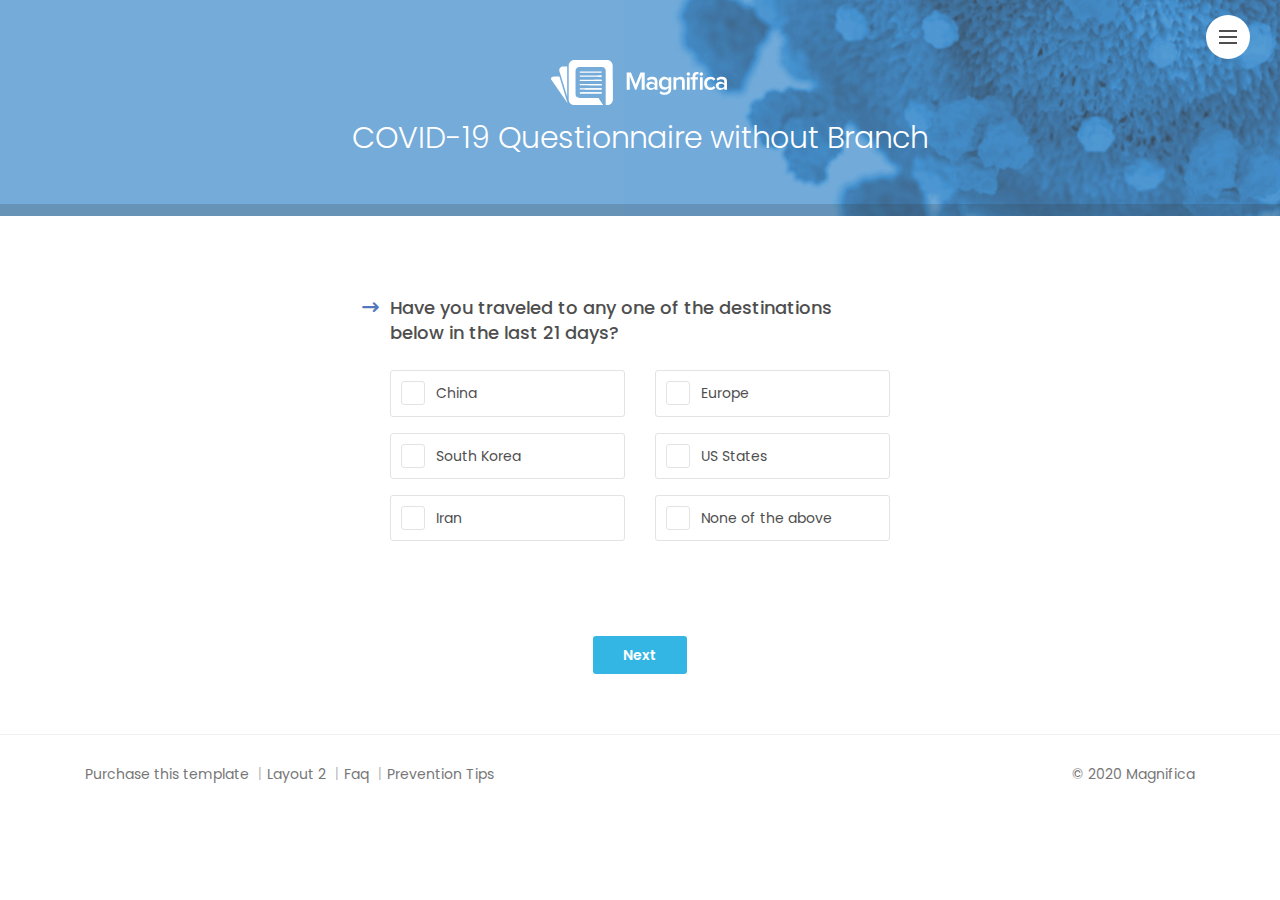
<file: index.html>
<!DOCTYPE html>
<html lang="en">

<head>
    <meta charset="utf-8">
    <meta http-equiv="X-UA-Compatible" content="IE=edge">
    <meta name="viewport" content="width=device-width, initial-scale=1, shrink-to-fit=no">
    <meta name="description" content="Magnifica Questionnaire Form Wizard includes Corona Virus Covid-19 questionnaire">
    <meta name="author" content="Ansonika">
    <title>Magnifica | Corona Virus Covid-19 Questionnaire Form Wizard by Ansonika</title>

    <!-- Favicons-->
    <link rel="shortcut icon" href="img/favicon.ico" type="image/x-icon">
    <link rel="apple-touch-icon" type="image/x-icon" href="img/apple-touch-icon-57x57-precomposed.png">
    <link rel="apple-touch-icon" type="image/x-icon" sizes="72x72" href="img/apple-touch-icon-72x72-precomposed.png">
    <link rel="apple-touch-icon" type="image/x-icon" sizes="114x114" href="img/apple-touch-icon-114x114-precomposed.png">
    <link rel="apple-touch-icon" type="image/x-icon" sizes="144x144" href="img/apple-touch-icon-144x144-precomposed.png">

    <!-- GOOGLE WEB FONT -->
    <link href="https://fonts.googleapis.com/css2?family=Poppins:wght@300;400;500;600;700&display=swap" rel="stylesheet">

    <!-- BASE CSS -->
    <link href="css/bootstrap.min.css" rel="stylesheet">
	<link href="css/menu.css" rel="stylesheet">
    <link href="css/style.css" rel="stylesheet">
	<link href="css/vendors.css" rel="stylesheet">

    <!-- YOUR CUSTOM CSS -->
    <link href="css/custom.css" rel="stylesheet">
	
	<!-- MODERNIZR MENU -->
	<script src="js/modernizr.js"></script>

</head>

<body class="layout_2">
	
	<div id="preloader">
		<div data-loader="circle-side"></div>
	</div><!-- /Preload -->
	
	<div id="loader_form">
		<div data-loader="circle-side-2"></div>
	</div><!-- /loader_form -->

	<header>
        <div class="container-fluid">
            <a href="index.html"><img src="img/logo_white.svg" alt="" width="178" height="45" class="d-none d-md-inline"><img src="img/logo_white_mobile.svg" alt="" width="62" height="45" class="d-inline d-md-none"></a>
            <h1>COVID-19 Questionnaire without Branch</h1>
            <div class="top_elements">
                <a href="#0" class="cd-nav-trigger">Menu<span class="cd-icon"></span></a>
                <!-- /menu button -->
                <nav>
                    <ul class="cd-primary-nav">
                        <li><a href="index.html" class="animated_link">Questionnaire without branch</a></li>
                        <li><a href="index-2.html" class="animated_link">Questionnaire with branch</a></li>
                        <li><a href="prevention.html" class="animated_link">Prevention Tips</a></li>
                        <li><a href="faq.html" class="animated_link">Faq</a></li>
                        <li><a href="contacts.html" class="animated_link">Contact Us</a></li>
                        <li><a href="#0" class="animated_link">Purchase Template</a></li>
                    </ul>
                </nav>
                <!-- /menu -->
            </div>
            <!-- /top_elements -->
        </div>
        <!-- /container -->
    </header>
    <!-- /Header -->

	<div class="container-fluid">
    <div id="form_container">
        <div class="row justify-content-center">
            <div class="col-lg-12">
                <div id="wizard_container">
                    <div id="top-wizard">
                        <div id="progressbar"></div>
                    </div>
                    <!-- /top-wizard -->
                    <form id="wrapped" method="post">
                        <input id="website" name="website" type="text" value="">
                        <!-- Leave for security protection, read docs for details -->
                        <div id="middle-wizard">

                            <div class="step">
                                <h3 class="main_question"><i class="arrow_right"></i>Have you traveled to any one of the destinations below in the last 21 days?</h3>
                                <div class="row">
                                    <div class="col-lg-6">
                                        <div class="form-group">
                                            <label class="container_check version_2">China
                                                <input type="checkbox" name="question_1[]" value="China" class="required">
                                                <span class="checkmark"></span>
                                            </label>
                                        </div>
                                        <div class="form-group">
                                            <label class="container_check version_2">South Korea
                                                <input type="checkbox" name="question_1[]" value="South Korea" class="required">
                                                <span class="checkmark"></span>
                                            </label>
                                        </div>
                                        <div class="form-group">
                                            <label class="container_check version_2">Iran
                                                <input type="checkbox" name="question_1[]" value="Iran" class="required">
                                                <span class="checkmark"></span>
                                            </label>
                                        </div>
                                    </div>
                                    <div class="col-lg-6">
                                        <div class="form-group">
                                            <label class="container_check version_2">Europe
                                                <input type="checkbox" name="question_1[]" value="Europe" class="required">
                                                <span class="checkmark"></span>
                                            </label>
                                        </div>
                                        <div class="form-group">
                                            <label class="container_check version_2">US States
                                                <input type="checkbox" name="question_1[]" value="US States" class="required">
                                                <span class="checkmark"></span>
                                            </label>
                                        </div>
                                        <div class="form-group">
                                            <label class="container_check version_2">None of the above
                                                <input type="checkbox" name="question_1[]" value="Mobile Design" class="required">
                                                <span class="checkmark"></span>
                                            </label>
                                        </div>
                                    </div>
                                </div>
                                <!-- /row -->
                            </div>
                            <!-- /step-->

                            <div class="step">
                                <h3 class="main_question"><i class="arrow_right"></i>Have you recently been in contact with a person with Coronavirus?</h3>
                                <div class="form-group">
                                    <label class="container_radio version_2">Yes
                                        <input type="radio" name="question_2" value="Yes" class="required">
                                        <span class="checkmark"></span>
                                    </label>
                                    <label class="container_radio version_2">No
                                        <input type="radio" name="question_2" value="No" class="required">
                                        <span class="checkmark"></span>
                                    </label>
                                </div>
                            </div>
                            <!-- /step-->

                            <div class="step">
                                <h3 class="main_question"><i class="arrow_right"></i>Do you have fever higher than 100.3° F?</h3>
                                <div class="form-group">
                                    <label class="container_radio version_2">Yes
                                        <input type="radio" name="question_5" value="Yes" class="required">
                                        <span class="checkmark"></span>
                                    </label>
                                    <label class="container_radio version_2">No
                                        <input type="radio" name="question_5" value="No" class="required">
                                        <span class="checkmark"></span>
                                    </label>
                                </div>
                            </div>
                            <!-- /step-->

                            <div class="step">
                                <h3 class="main_question"><i class="arrow_right"></i>Do you have a runny nose?</h3>
                                <div class="form-group">
                                    <label class="container_radio version_2">Yes
                                        <input type="radio" name="question_6" value="Yes" class="required">
                                        <span class="checkmark"></span>
                                    </label>
                                    <label class="container_radio version_2">No
                                        <input type="radio" name="question_6" value="No" class="required">
                                        <span class="checkmark"></span>
                                    </label>
                                </div>
                            </div>
                            <!-- /step-->

                            <div class="step">
                                <h3 class="main_question"><i class="arrow_right"></i>Are you experiencing muscle aches, weakness, or lightheadedness?</h3>
                                <div class="form-group">
                                    <label class="container_radio version_2">Yes
                                        <input type="radio" name="question_7" value="Yes" class="required">
                                        <span class="checkmark"></span>
                                    </label>
                                    <label class="container_radio version_2">No
                                        <input type="radio" name="question_7" value="No" class="required">
                                        <span class="checkmark"></span>
                                    </label>
                                </div>
                            </div>
                            <!-- /step-->

                            <div class="step">
                                <h3 class="main_question"><i class="arrow_right"></i>Are you having diarrhea, stomach pain, vomiting?</h3>
                                <div class="form-group">
                                    <label class="container_radio version_2">Yes
                                        <input type="radio" name="question_8" value="Yes" class="required">
                                        <span class="checkmark"></span>
                                    </label>
                                    <label class="container_radio version_2">No
                                        <input type="radio" name="question_8" value="No" class="required">
                                        <span class="checkmark"></span>
                                    </label>
                                </div>
                            </div>
                            <!-- /step-->

                            <div class="step">
                                <h3 class="main_question"><i class="arrow_right"></i>Please fill with your personal data</h3>
                                <div class="form-group add_top_30">
                                    <label for="name">First and Last Name</label>
                                    <input type="text" name="name" id="name" class="form-control required" onchange="getVals(this, 'name_field');">
                                </div>
                                <div class="form-group">
                                    <label for="email">Email Address</label>
                                    <input type="email" name="email" id="email" class="form-control required" onchange="getVals(this, 'email_field');">
                                </div>
                                <div class="form-group">
                                    <label for="phone">Phone</label>
                                    <input type="text" name="phone" id="phone" class="form-control required">
                                </div>
                                <div class="row">
                                    <div class="col-lg-3 col-md-3 col-sm-3 col-4">
                                        <label for="age">Age</label>
                                        <div class="form-group radio_input">
                                            <input type="text" name="age" id="age" class="form-control required">
                                        </div>
                                    </div>
                                    <div class="col-lg-5 col-md-5 col-sm-6 col-8">
                                        <div class="form-group radio_input">
                                            <label class="container_radio mr-3">Male
                                                <input type="radio" name="gender" value="Male" class="required">
                                                <span class="checkmark"></span>
                                            </label>
                                            <label class="container_radio">Female
                                                <input type="radio" name="gender" value="Female" class="required">
                                                <span class="checkmark"></span>
                                            </label>
                                        </div>
                                    </div>
                                </div>
                                <!-- /row-->
                            </div>
                            <!-- /step-->

                            <div class="submit step" id="end">
                                <div class="summary text-center">
                                    <div class="wrapper">
                                        <h3>Thank your for your time<br><span id="name_field"></span>!</h3>
                                        <p>We will contat you shorly at the following email address <strong id="email_field"></strong> and if necessary take measures.</p>
                                    </div>
                                    <div class="text-center">
                                        <div class="form-group terms">
                                            <label class="container_check">Please accept our <a href="#" data-toggle="modal" data-target="#terms-txt">Terms and conditions</a> before Submit
                                                <input type="checkbox" name="terms" value="Yes" class="required">
                                                <span class="checkmark"></span>
                                            </label>
                                        </div>
                                    </div>
                                </div>
                            </div>
                            <!-- /step last-->

                        </div>
                        <!-- /middle-wizard -->
                        <div id="bottom-wizard">
                            <button type="button" name="backward" class="backward">Prev</button>
                            <button type="button" name="forward" class="forward">Next</button>
                            <button type="submit" name="process" class="submit">Submit</button>
                        </div>
                        <!-- /bottom-wizard -->
                    </form>
                </div>
                <!-- /Wizard container -->
            </div>
        </div><!-- /Row -->
    </div><!-- /Form_container -->
</div>
<!-- /container -->

<footer class="footer_in clearfix">
        <div class="container">
            <p>© 2020 Magnifica</p>
            <ul>
                <li><a href="#0" class="animated_link">Purchase this template</a></li>
                <li><a href="without_branch_layout_2.html" class="animated_link">Layout 2</a></li>
                <li><a href="faq.html" class="animated_link">Faq</a></li>
                <li><a href="prevention.html" class="animated_link">Prevention Tips</a></li>
            </ul>
        </div>
</footer>
<!-- /footer -->

<div class="cd-overlay-nav">
    <span></span>
</div>
<!-- /cd-overlay-nav -->
<div class="cd-overlay-content">
    <span></span>
</div>
<!-- /cd-overlay-content -->

	<!-- Modal terms -->
	<div class="modal fade" id="terms-txt" tabindex="-1" role="dialog" aria-labelledby="termsLabel" aria-hidden="true">
		<div class="modal-dialog modal-dialog-centered">
			<div class="modal-content">
				<div class="modal-header">
					<h4 class="modal-title" id="termsLabel">Terms and conditions</h4>
					<button type="button" class="close" data-dismiss="modal" aria-hidden="true">&times;</button>
				</div>
				<div class="modal-body">
					<p>Lorem ipsum dolor sit amet, in porro albucius qui, in <strong>nec quod novum accumsan</strong>, mei ludus tamquam dolores id. No sit debitis meliore postulant, per ex prompta alterum sanctus, pro ne quod dicunt sensibus.</p>
					<p>Lorem ipsum dolor sit amet, in porro albucius qui, in nec quod novum accumsan, mei ludus tamquam dolores id. No sit debitis meliore postulant, per ex prompta alterum sanctus, pro ne quod dicunt sensibus. Lorem ipsum dolor sit amet, <strong>in porro albucius qui</strong>, in nec quod novum accumsan, mei ludus tamquam dolores id. No sit debitis meliore postulant, per ex prompta alterum sanctus, pro ne quod dicunt sensibus.</p>
					<p>Lorem ipsum dolor sit amet, in porro albucius qui, in nec quod novum accumsan, mei ludus tamquam dolores id. No sit debitis meliore postulant, per ex prompta alterum sanctus, pro ne quod dicunt sensibus.</p>
				</div>
				<div class="modal-footer">
					<button type="button" class="btn_1" data-dismiss="modal">Close</button>
				</div>
			</div>
			<!-- /.modal-content -->
		</div>
		<!-- /.modal-dialog -->
	</div>
	<!-- /.modal -->

	<!-- Modal info -->
	<div class="modal fade" id="more-info" tabindex="-1" role="dialog" aria-labelledby="more-infoLabel" aria-hidden="true">
		<div class="modal-dialog modal-dialog-centered">
			<div class="modal-content">
				<div class="modal-header">
					<h4 class="modal-title" id="more-infoLabel">Frequently asked questions</h4>
					<button type="button" class="close" data-dismiss="modal" aria-hidden="true">&times;</button>
				</div>
				<div class="modal-body">
					<p>Lorem ipsum dolor sit amet, in porro albucius qui, in <strong>nec quod novum accumsan</strong>, mei ludus tamquam dolores id. No sit debitis meliore postulant, per ex prompta alterum sanctus, pro ne quod dicunt sensibus.</p>
					<p>Lorem ipsum dolor sit amet, in porro albucius qui, in nec quod novum accumsan, mei ludus tamquam dolores id. No sit debitis meliore postulant, per ex prompta alterum sanctus, pro ne quod dicunt sensibus. Lorem ipsum dolor sit amet, <strong>in porro albucius qui</strong>, in nec quod novum accumsan, mei ludus tamquam dolores id. No sit debitis meliore postulant, per ex prompta alterum sanctus, pro ne quod dicunt sensibus.</p>
					<p>Lorem ipsum dolor sit amet, in porro albucius qui, in nec quod novum accumsan, mei ludus tamquam dolores id. No sit debitis meliore postulant, per ex prompta alterum sanctus, pro ne quod dicunt sensibus.</p>
				</div>
				<div class="modal-footer">
					<button type="button" class="btn_1" data-dismiss="modal">Close</button>
				</div>
			</div>
			<!-- /.modal-content -->
		</div>
		<!-- /.modal-dialog -->
	</div>
	<!-- /.modal -->
	
	<!-- COMMON SCRIPTS -->
	<script src="js/jquery-3.5.1.min.js"></script>
    <script src="js/common_scripts.min.js"></script>
	<script src="js/velocity.min.js"></script>
	<script src="js/common_functions.js"></script>

	<!-- Wizard script without branch -->
	<script src="js/wizard_without_branch.js"></script>

</body>
</html>
</file>
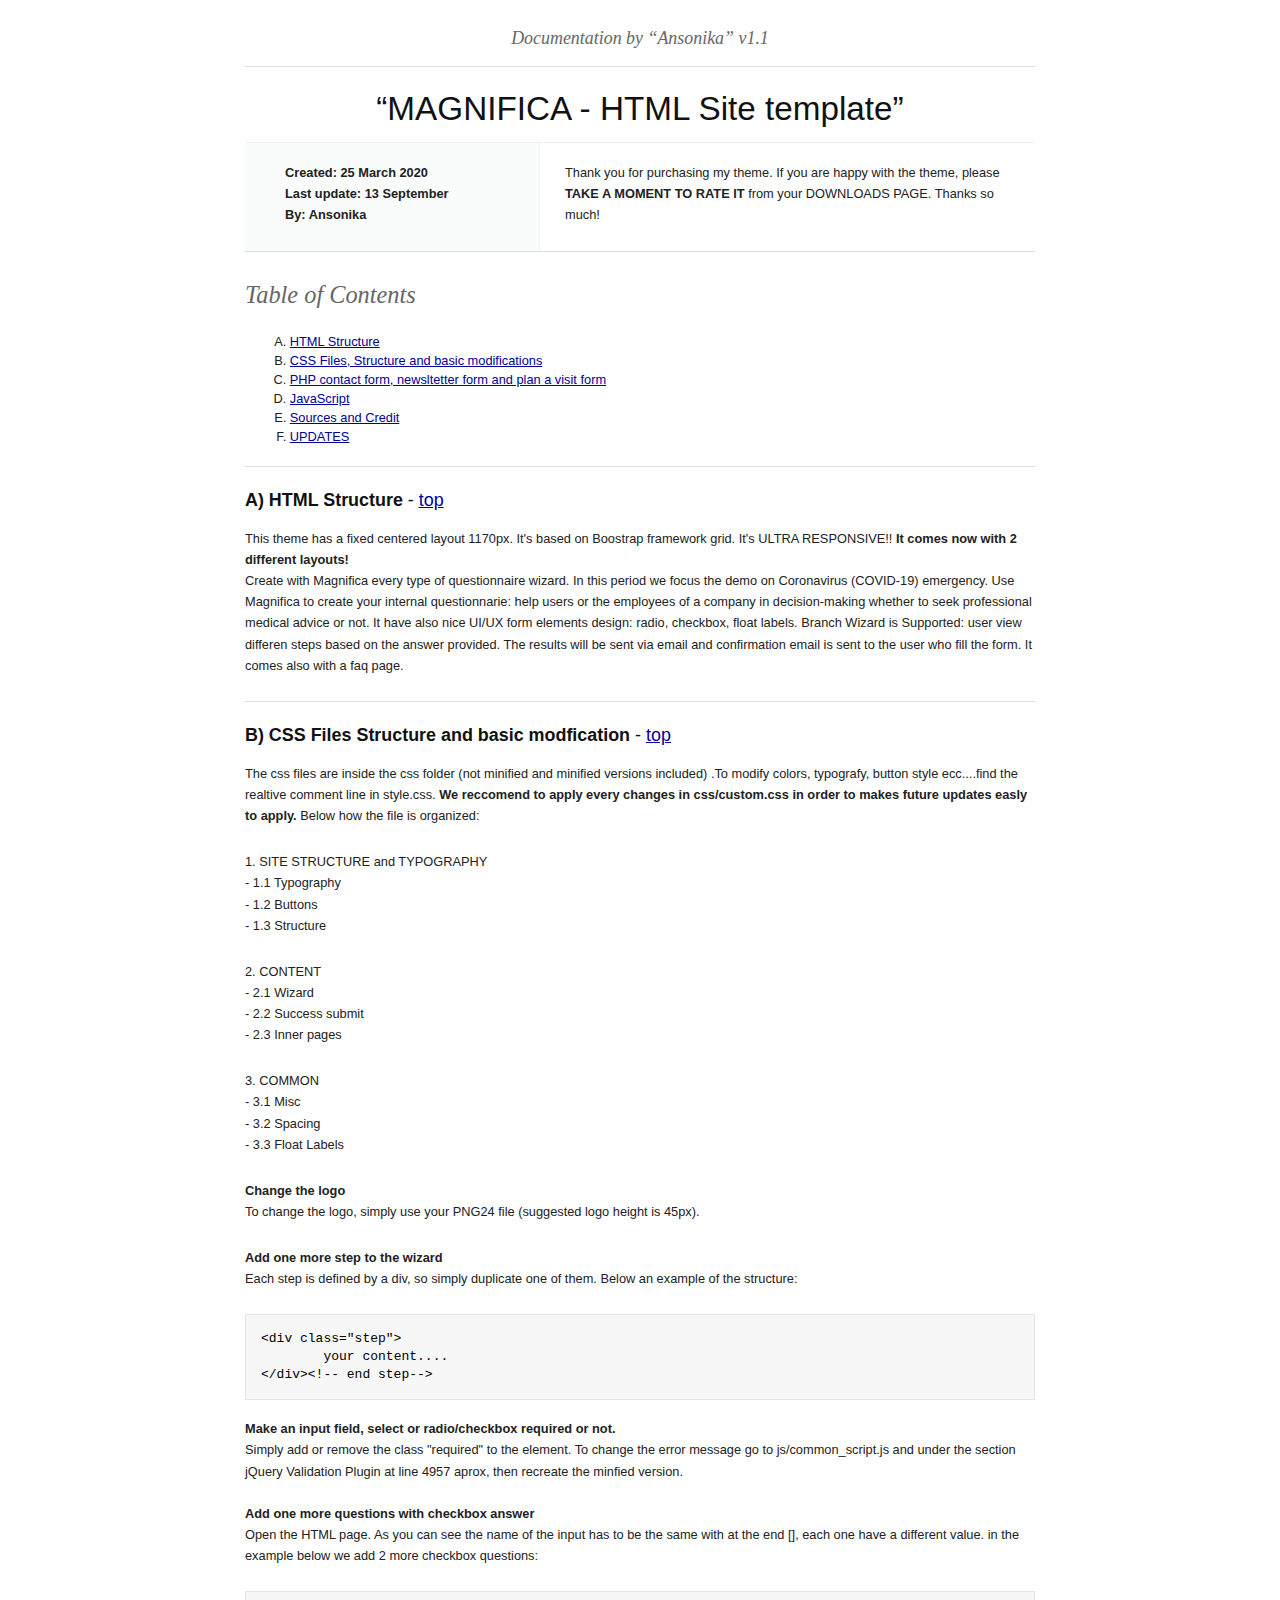
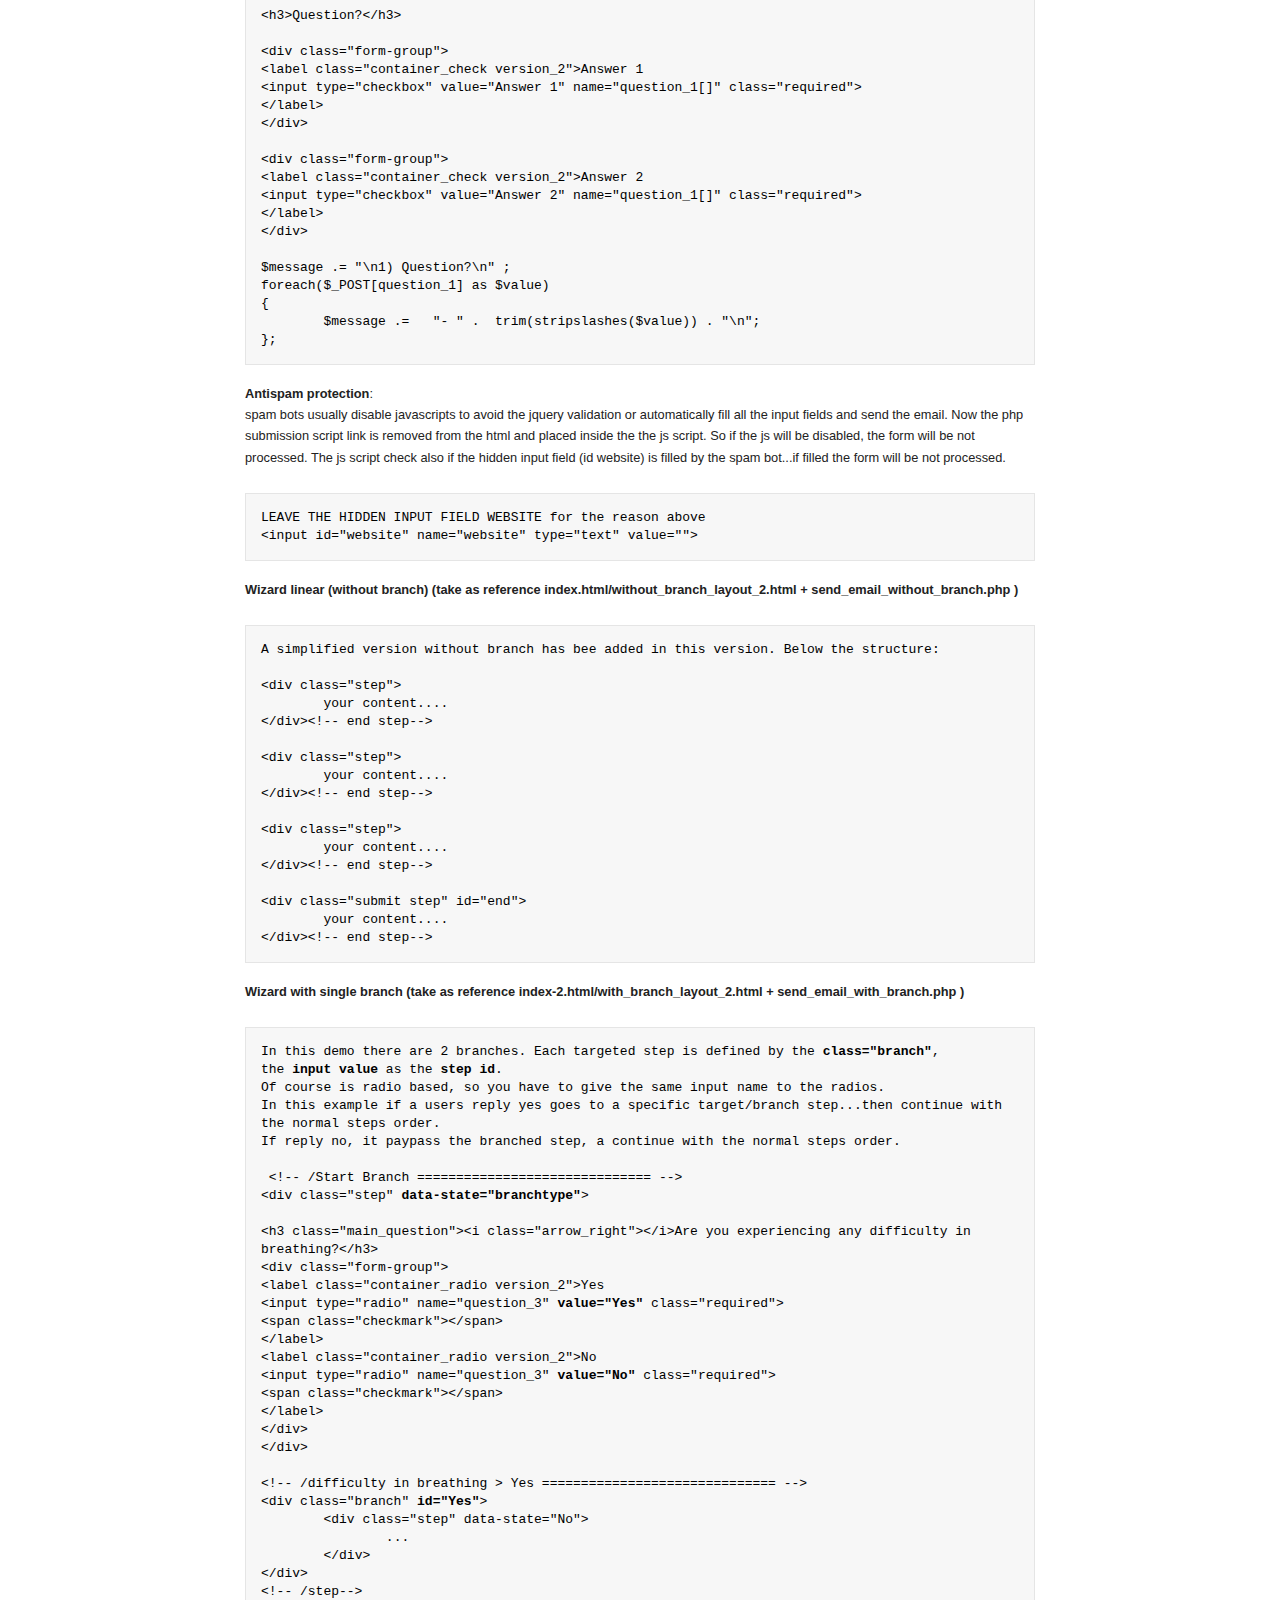
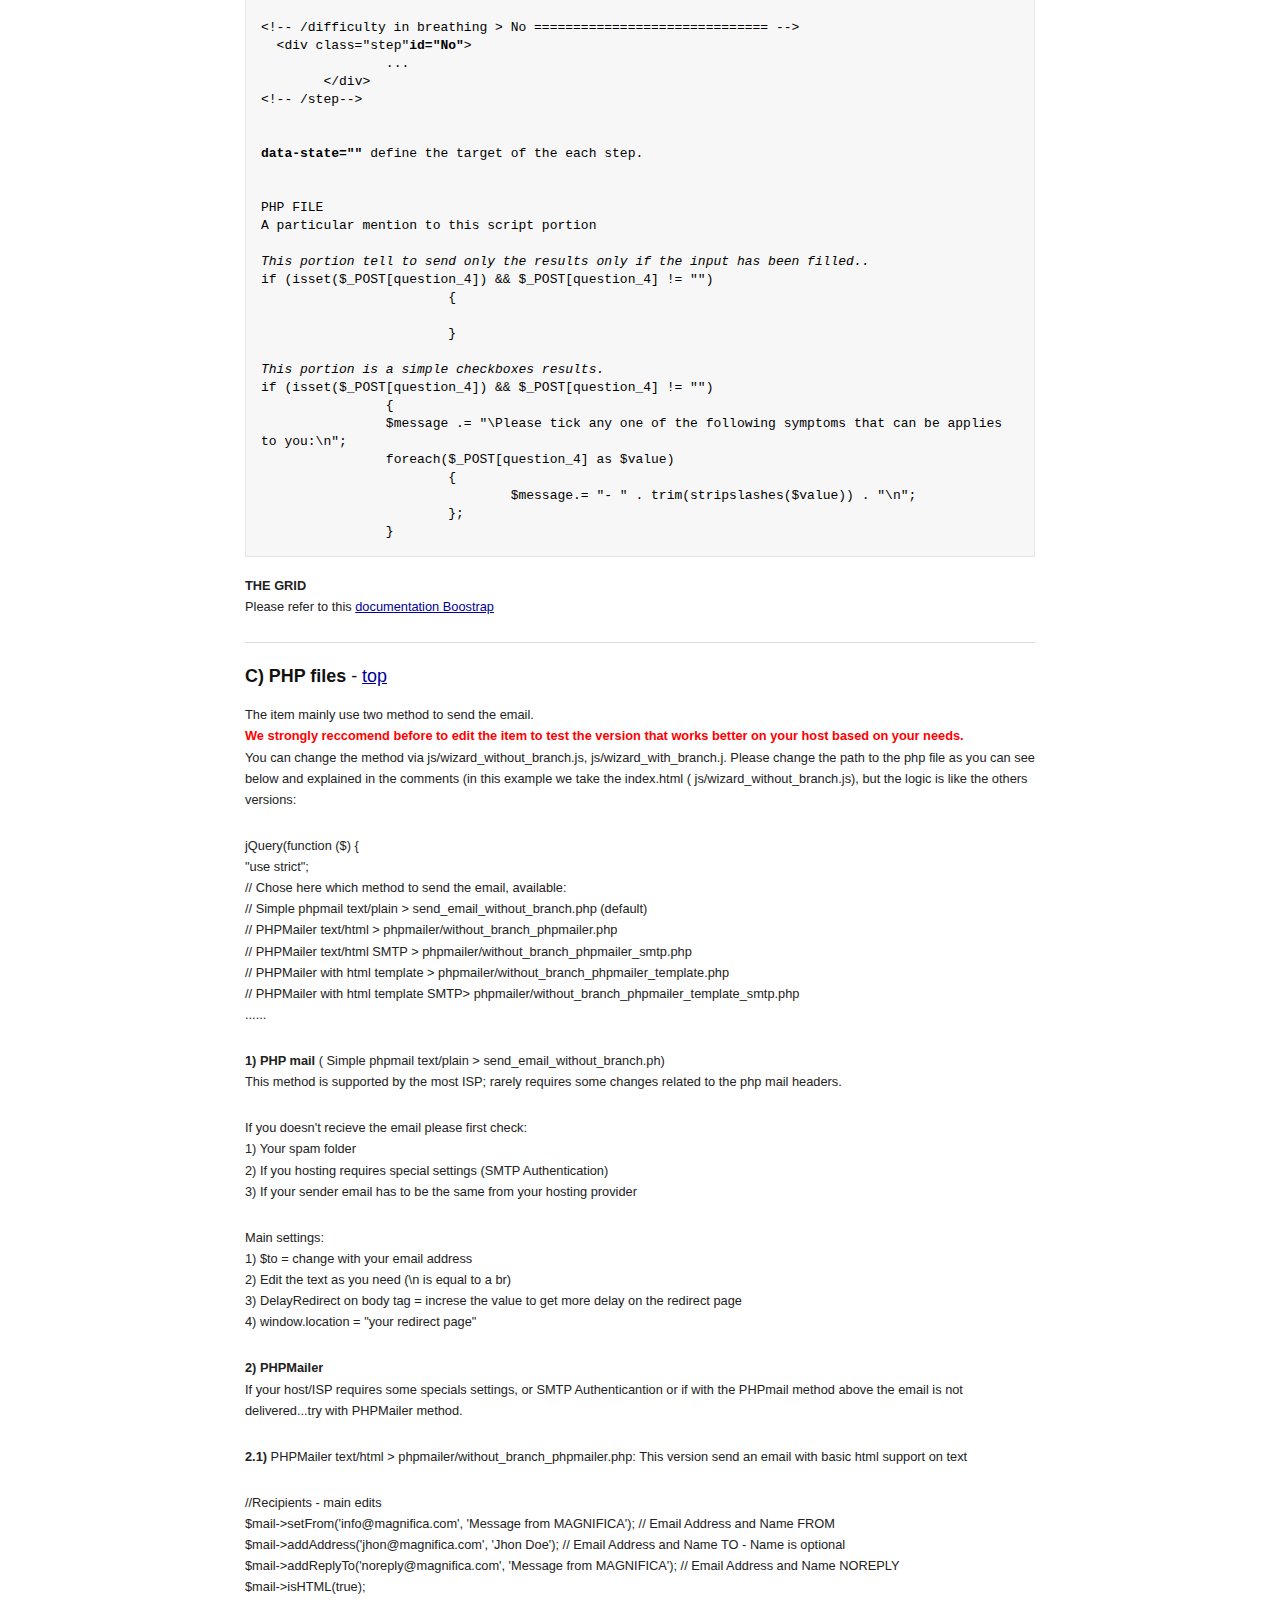
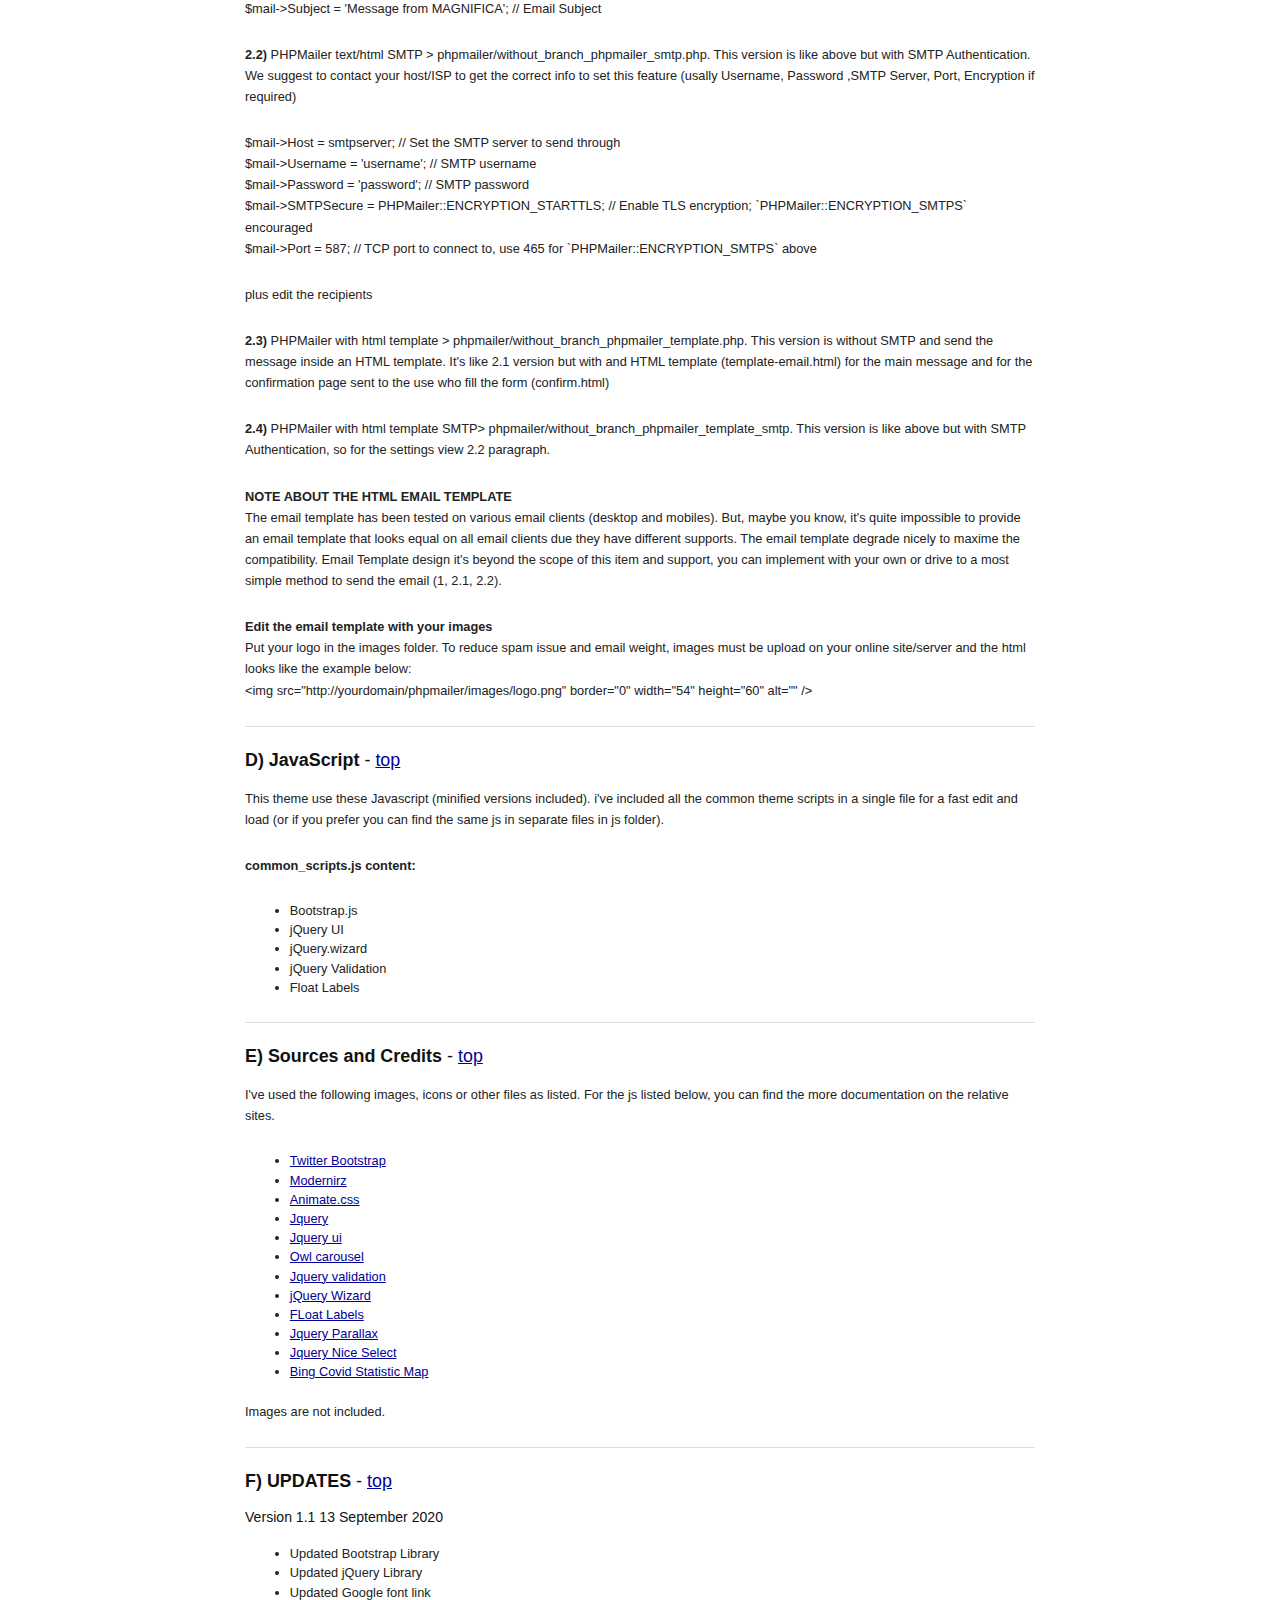
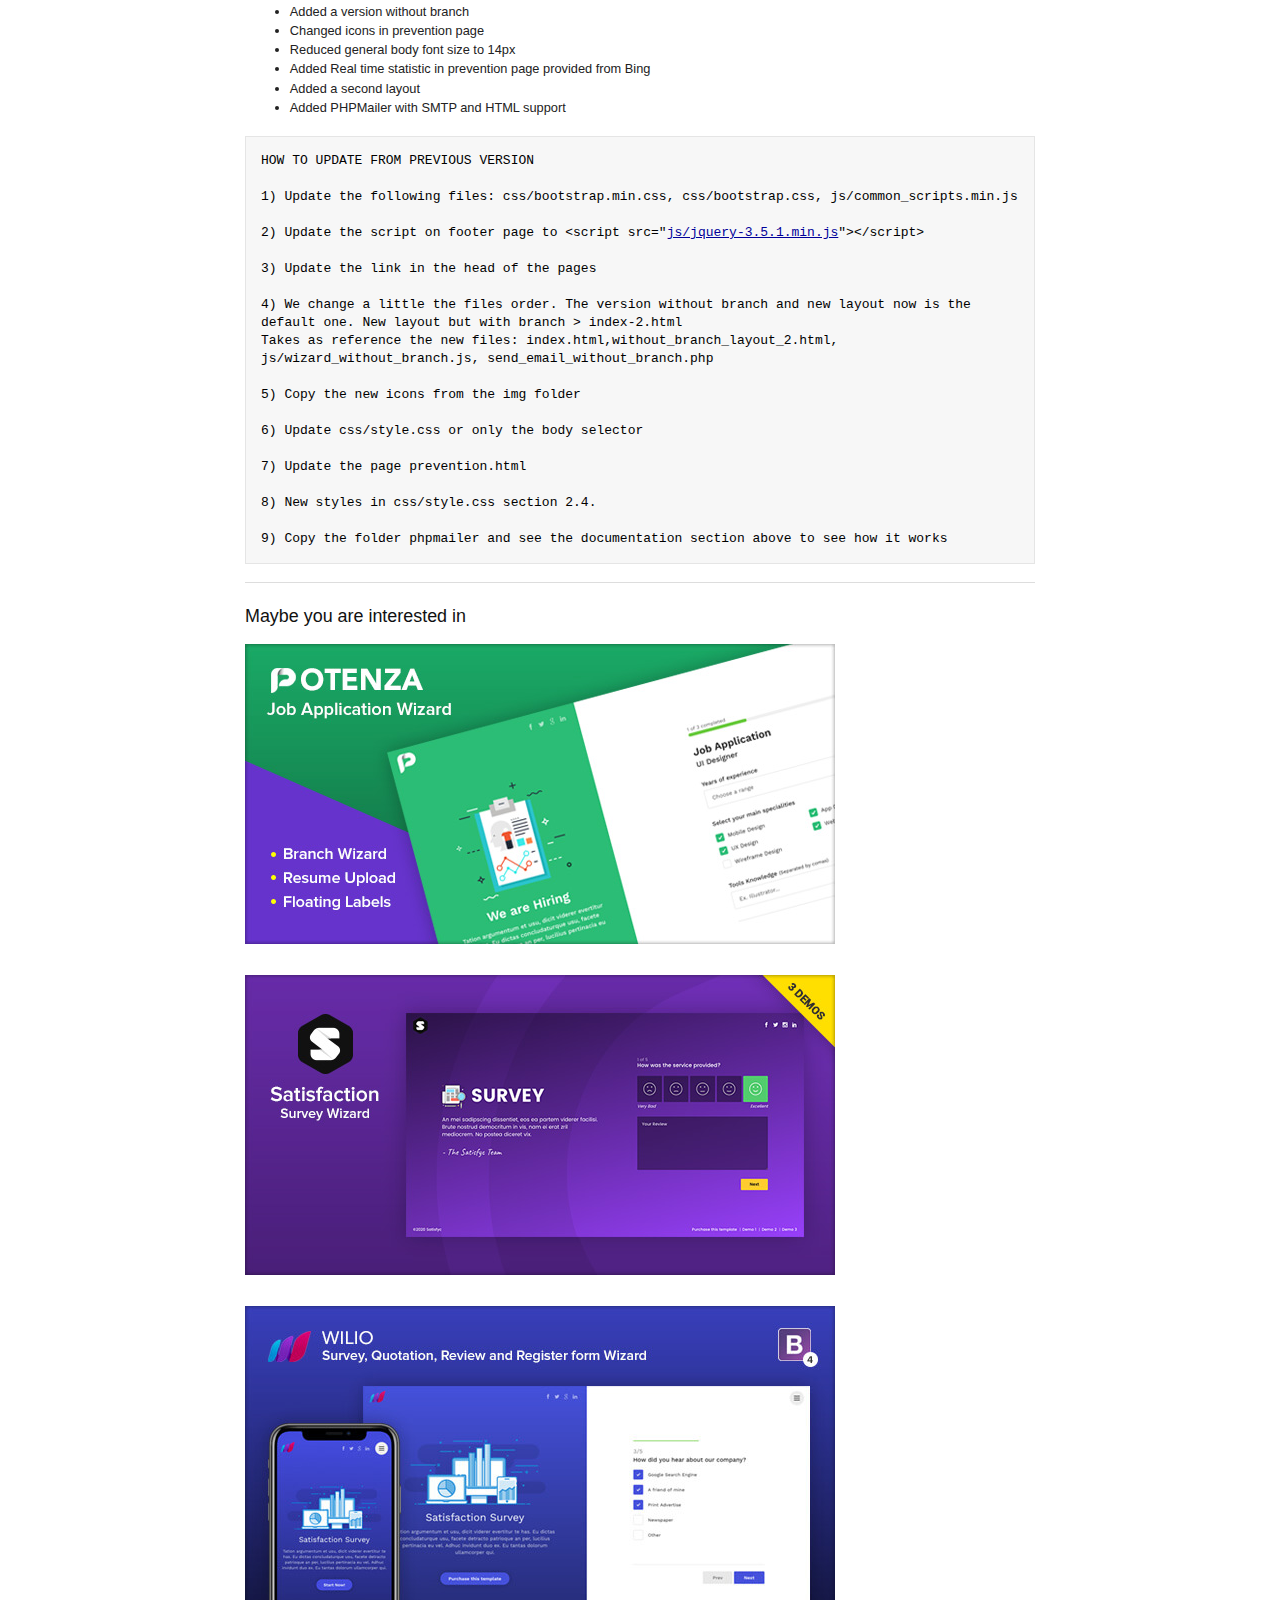
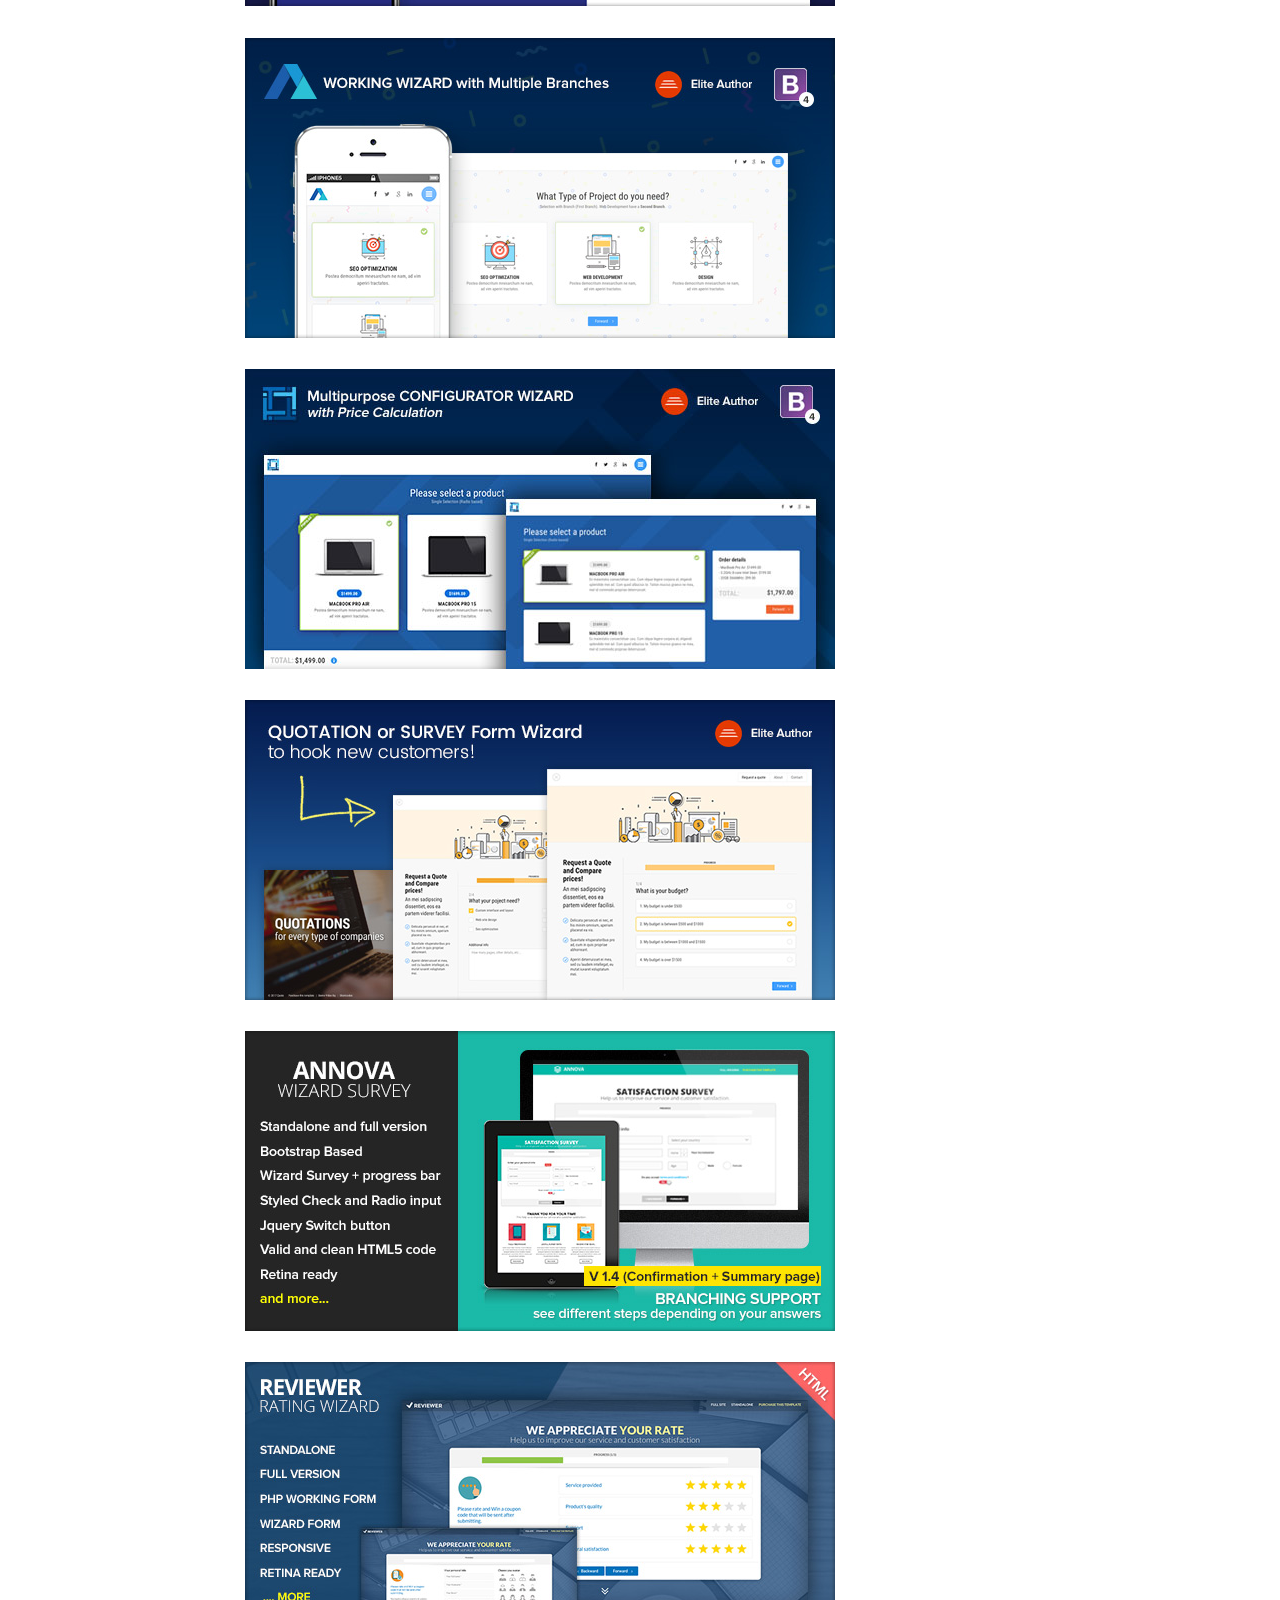
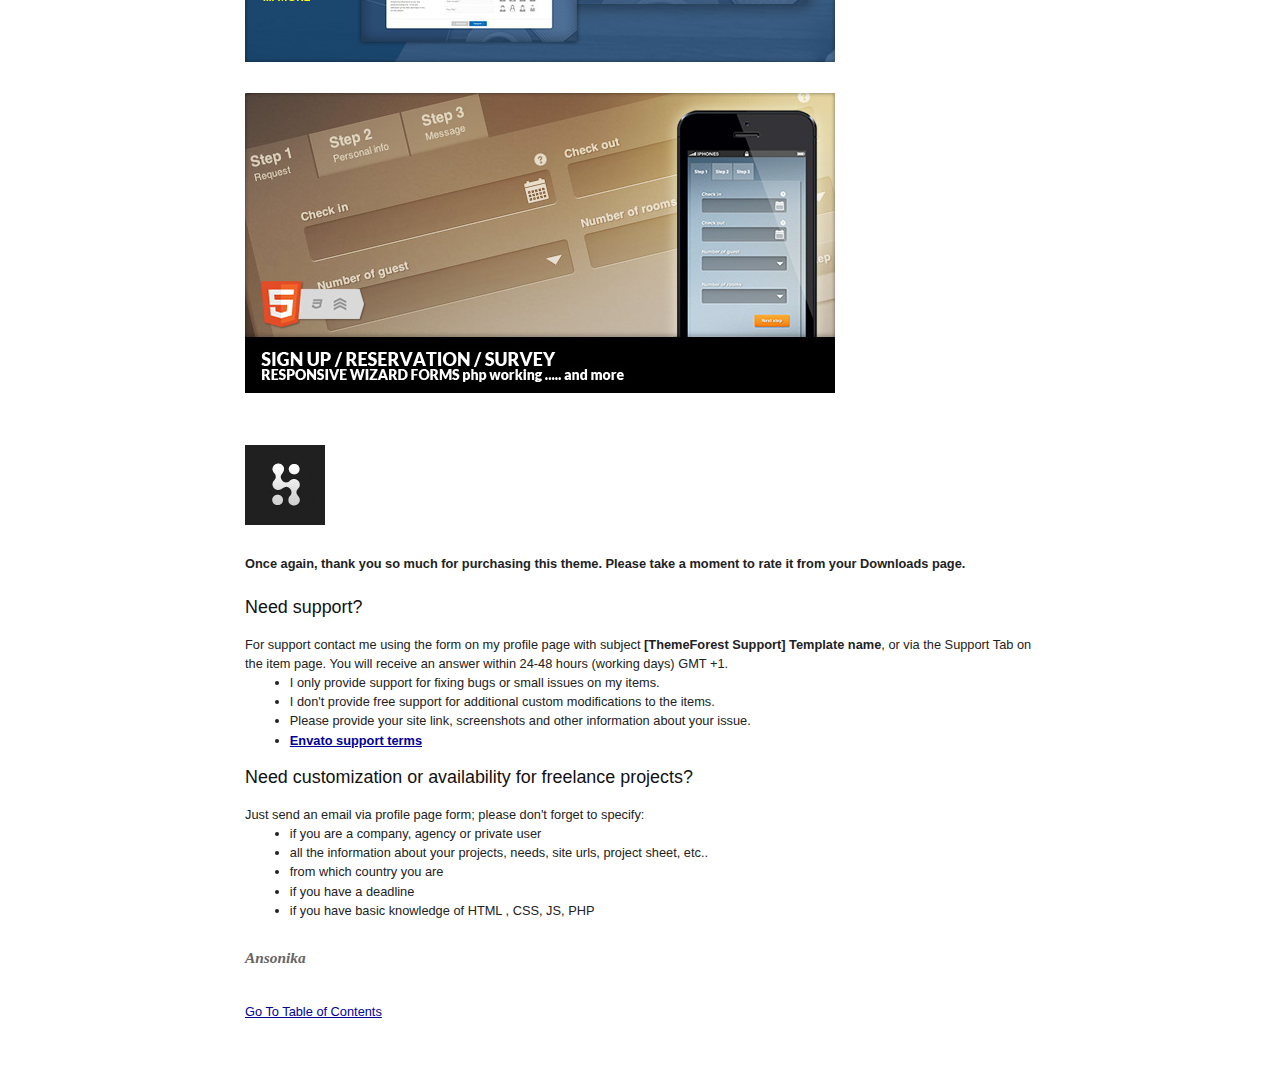
<file: documentation/index.html>
<!DOCTYPE HTML PUBLIC "-//W3C//DTD HTML 4.01//EN" "http://www.w3.org/TR/html4/strict.dtd">
<head lang="en">
	<meta http-equiv="content-type" content="text/html;charset=utf-8">
	<title></title>
	<!-- Framework CSS -->
	<link rel="stylesheet" href="assets/blueprint-css/screen.css" type="text/css" media="screen, projection">
	<link rel="stylesheet" href="assets/blueprint-css/print.css" type="text/css" media="print">
	<!--[if lt IE 8]><link rel="stylesheet" href="assets/blueprint-css/ie.css" type="text/css" media="screen, projection"><![endif]-->
	<link rel="stylesheet" href="assets/blueprint-css/plugins/fancy-type/screen.css" type="text/css" media="screen, projection">
	<style type="text/css" media="screen">
		p, table, hr, .box { margin-bottom:25px; }
		.box p { margin-bottom:10px; }
		pre,code { font-family:"Consolas", Courier New, Courier, monospace; padding:15px; background:#f7f7f7; margin:0px 0px 18px; border:1px solid #e5e5e5; line-height:18px; color:#000 }
code { padding:0px 3px; background-image:none; background:#f5f5f5; border:none }
pre { white-space:pre-wrap; white-space:-moz-pre-wrap; white-space:-pre-wrap; white-space:-o-pre-wrap; word-wrap:break-word }
	</style>
</head>


<body>
	<div class="container">
	  <h3 class="center alt"> Documentation by &ldquo;Ansonika&rdquo; v1.1</h3>
		
		<hr>
		
		<h1 class="center">&ldquo;MAGNIFICA - HTML Site template&rdquo;</h1>
		
		<div class="borderTop">
		  <div class="span-6 colborder info prepend-1">
				<p class="prepend-top">
					<strong>
					Created: 25 March 2020<br>
                    Last update: 13 September<br>
					By: Ansonika</strong>
			  </p>
	    </div><!-- end div .span-6 -->		
	
			<div class="span-12 last">
				<p class="prepend-top append-0">Thank you for purchasing my theme. If you are happy with the theme, please <strong>TAKE A MOMENT TO RATE IT</strong> from your DOWNLOADS PAGE.
Thanks so much!</p>
			</div>
		</div><!-- end div .borderTop -->
		
		<hr>
		
		<h2 id="toc" class="alt">Table of Contents</h2>
		<ol class="alpha">
			<li><a href="#htmlStructure">HTML Structure</a></li>
			<li><a href="#cssFiles">CSS Files, Structure and basic modifications</a></li>
<li><a href="#php">PHP contact form, newsltetter form and plan a visit form</a></li>
			<li><a href="#javascript">JavaScript</a></li>
			<li><a href="#credits">Sources and Credit</a></li>
            <li><a href="#updates">UPDATES</a></li>
		</ol>

      <hr>
        
  <h3 id="htmlStructure"><strong>A) HTML Structure</strong> - <a href="#toc">top</a></h3>
	  <p> This theme has a fixed centered layout 1170px. It's based on Boostrap framework grid. It's ULTRA RESPONSIVE!!<strong> It comes now with 2 different layouts!</strong><br>
     Create with Magnifica every type of questionnaire wizard. In this period we focus the demo on Coronavirus (COVID-19) emergency. Use Magnifica to create your internal questionnarie: help users or the employees of a company in decision-making whether to seek professional medical advice or not. It have also nice UI/UX form elements design: radio, checkbox, float labels. Branch Wizard is Supported: user view differen steps based on the answer provided. The results will be sent via email and confirmation email is sent to the user who fill the form. It comes also with a faq page.</p>
<hr>

		<h3 id="cssFiles"><strong>B) CSS Files Structure and basic modfication</strong> - <a href="#toc">top</a>	  </h3>
	  <p>The css files are inside the css folder (not minified and minified versions included) .To modify colors, typografy, button style ecc....find the realtive comment line in style.css. 
      <strong>We reccomend to apply every changes in css/custom.css in order to makes future updates easly to apply.</strong>
      Below how the file is organized:</p>
<p>1. SITE STRUCTURE and TYPOGRAPHY<br>
  - 1.1 Typography<br>
  - 1.2 Buttons<br>
  - 1.3 Structure</p>
<p>2. CONTENT<br>
  - 2.1 Wizard<br>
  - 2.2 Success submit<br>
  - 2.3 Inner pages</p>
<p>3. COMMON<br>
  - 3.1 Misc<br>
  - 3.2 Spacing<br>
  - 3.3 Float Labels</p>

<p><strong>Change the logo<br>
</strong>To change the logo, simply use your PNG24 file (suggested logo height is 45px). </p>

  

<p><strong>
    Add one more step to the wizard</strong><br>
Each step is defined by a div, so simply duplicate one of them. Below an example of the structure:</p>
  <pre>&lt;div class=&quot;step&quot;&gt;
	your content....                <br>&lt;/div&gt;&lt;!-- end step--&gt;</pre>
    
    <p><strong>Make an input field, select or radio/checkbox required or not.</strong><br>
Simply add or remove the class "required" to the element. To change the error message go to js/common_script.js and under the section jQuery Validation Plugin at line 4957 aprox, then recreate the minfied version.<br>
<br>
   <strong>Add one more questions with checkbox answer</strong></strong><br>
   Open the HTML page. As you can see the name of the input has to be the same with at the end [], each one have a different value. in the example below we add 2 more checkbox questions: </p>
  <pre>&lt;h3&gt;Question?&lt;/h3&gt; <br>
&lt;div class=&quot;form-group&quot;&gt;<br>&lt;label class=&quot;container_check version_2&quot;&gt;Answer 1
&lt;input type=&quot;checkbox&quot; value=&quot;Answer 1&quot; name=&quot;question_1[]&quot; class=&quot;required&quot;&gt;
&lt;/label&gt;<br>&lt;/div&gt;<br>
&lt;div class=&quot;form-group&quot;&gt;<br>&lt;label class=&quot;container_check version_2&quot;&gt;Answer 2
&lt;input type=&quot;checkbox&quot; value=&quot;Answer 2&quot; name=&quot;question_1[]&quot; class=&quot;required&quot;&gt;
&lt;/label&gt;<br>&lt;/div&gt;

$message .= &quot;\n1) Question?\n&quot; ;<br>foreach($_POST[question_1] as $value) <br>{ <br>	$message .=   &quot;- &quot; .  trim(stripslashes($value)) . &quot;\n&quot;; <br>};<br></pre>

<p><strong>Antispam protection</strong>:<br>spam bots usually disable javascripts to avoid the jquery validation or automatically fill all the input fields and send the email. Now the php submission script link is removed from the html and placed inside the the js script. So if the js will be disabled, the form will be not processed. The js script check also if the hidden input field (id website) is filled by the spam bot...if filled the form will be not processed.
<pre>LEAVE THE HIDDEN INPUT FIELD WEBSITE for the reason above<br>&lt;input id=&quot;website&quot; name=&quot;website&quot; type=&quot;text&quot; value=&quot;&quot;&gt;
</pre>

<p><strong>
    Wizard linear (without branch) (take as reference index.html/without_branch_layout_2.html + send_email_without_branch.php )</strong><br></p>
    <pre>A simplified version without branch has bee added in this version. Below the structure:

&lt;div class=&quot;step&quot;&gt;
	your content....                <br>&lt;/div&gt;&lt;!-- end step--&gt;

&lt;div class=&quot;step&quot;&gt;
	your content....                <br>&lt;/div&gt;&lt;!-- end step--&gt;

&lt;div class=&quot;step&quot;&gt;
	your content....                <br>&lt;/div&gt;&lt;!-- end step--&gt;

&lt;div class=&quot;submit step&quot; id=&quot;end&quot;&gt;
	your content....                <br>&lt;/div&gt;&lt;!-- end step--&gt;</pre>
    
 <p><strong>
    Wizard with single branch (take as reference index-2.html/with_branch_layout_2.html + send_email_with_branch.php )</strong><br></p>
  <pre>
In this demo there are 2 branches. Each targeted step is defined by the <strong>class=&quot;branch&quot;</strong>,<br>the <strong>input value</strong> as the <strong>step id</strong>. 
Of course is radio based, so you have to give the same input name to the radios. 
In this example if a users reply yes goes to a specific target/branch step...then continue with the normal steps order.
If reply no, it paypass the branched step, a continue with the normal steps order.

 &lt;!-- /Start Branch ============================== --&gt;<br>&lt;div class=&quot;step&quot; <strong>data-state=&quot;branchtype&quot;</strong>&gt;<br>	                         <br>&lt;h3 class=&quot;main_question&quot;&gt;&lt;i class=&quot;arrow_right&quot;&gt;&lt;/i&gt;Are you experiencing any difficulty in breathing?&lt;/h3&gt;<br>&lt;div class=&quot;form-group&quot;&gt;<br>&lt;label class=&quot;container_radio version_2&quot;&gt;Yes<br>&lt;input type=&quot;radio&quot; name=&quot;question_3&quot; <strong>value=&quot;Yes&quot;</strong> class=&quot;required&quot;&gt;<br>&lt;span class=&quot;checkmark&quot;&gt;&lt;/span&gt;<br>&lt;/label&gt;<br>&lt;label class=&quot;container_radio version_2&quot;&gt;No<br>&lt;input type=&quot;radio&quot; name=&quot;question_3&quot; <strong>value=&quot;No&quot;</strong> class=&quot;required&quot;&gt;<br>&lt;span class=&quot;checkmark&quot;&gt;&lt;/span&gt;<br>&lt;/label&gt;<br>&lt;/div&gt;<br>&lt;/div&gt;

&lt;!-- /difficulty in breathing &gt; Yes ============================== --&gt;<br>&lt;div class=&quot;branch&quot; <strong>id=&quot;Yes&quot;</strong>&gt;<br>	&lt;div class=&quot;step&quot; data-state=&quot;No&quot;&gt;
		...
	&lt;/div&gt;<br>&lt;/div&gt;<br>&lt;!-- /step--&gt;

&lt;!-- /difficulty in breathing &gt; No ============================== --&gt;<br>  &lt;div class=&quot;step&quot;<strong>id=&quot;No&quot;</strong>&gt;
		...
	&lt;/div&gt;<br>&lt;!-- /step--&gt;


<strong>data-state=&quot;&quot;</strong> define the target of the each step.


PHP FILE<br>A particular mention to this script portion<br>
<em>This portion tell to send only the results only if the input has been filled..</em><br>if (isset($_POST[question_4]) &amp;&amp; $_POST[question_4] != &quot;&quot;)<br>			{<br>				<br>			}

<em>This portion is a simple checkboxes results. </em>
if (isset($_POST[question_4]) &amp;&amp; $_POST[question_4] != &quot;&quot;)<br>		{<br>		$message .= &quot;\Please tick any one of the following symptoms that can be applies to you:\n&quot;;<br>		foreach($_POST[question_4] as $value)<br>			{<br>				$message.= &quot;- &quot; . trim(stripslashes($value)) . &quot;\n&quot;;<br>			};<br>		}<br></pre>


<p><strong>THE GRID</strong><br> 
      Please refer to this <a href="http://getbootstrap.com/">documentation Boostrap</a></p>
    
      <hr>
      <h3 id="php"><strong>C) PHP files </strong> - <a href="#php">top</a></h3>
      <p>The item mainly use two method to send the email. <strong style="color:red"><br>
      We strongly reccomend before to edit the item to test the version that works better on your host based on your needs.</strong><br>
      You can change the method via js/wizard_without_branch.js, js/wizard_with_branch.j. Please change the path to the php file as you can see below and explained in the comments (in this example we take the  index.html ( js/wizard_without_branch.js), but the logic is like the others versions:</p>
      <p>jQuery(function ($) {<br>
&quot;use strict&quot;;<br>
// Chose here which method to send the email, available:<br>
// Simple phpmail text/plain &gt; send_email_without_branch.php (default)<br>
// PHPMailer text/html &gt; phpmailer/without_branch_phpmailer.php<br>
// PHPMailer text/html SMTP &gt; phpmailer/without_branch_phpmailer_smtp.php<br>
// PHPMailer with html template &gt; phpmailer/without_branch_phpmailer_template.php<br>
// PHPMailer with html template SMTP&gt; phpmailer/without_branch_phpmailer_template_smtp.php<br>
......
      </p>
      <p><strong>1) PHP mail </strong>( Simple phpmail text/plain &gt; send_email_without_branch.ph)<br>
      This method is supported by the most ISP; rarely requires some changes related to the php mail headers.      </p>
      <p>If you doesn't recieve the email please first check:<br>
      1) Your spam folder<br>
      2) If you hosting requires special settings (SMTP Authentication)<br>
      3) If your sender email  has to be the same from your hosting provider </p>
      <p>Main settings:<br>
      1) $to =  change with your email address<br>
      2) Edit the text as you need (\n is equal to a br)<br>
      3) DelayRedirect on body tag = increse the value to get more delay on the redirect page<br>
     4) window.location = "your redirect page"</p>
      <p><strong>2) PHPMailer</strong><br>
      If your host/ISP requires some specials settings, or SMTP Authenticantion or if with the PHPmail method above the email is not delivered...try with PHPMailer method.</p>
      <p> <strong>2.1) </strong>PHPMailer text/html &gt; phpmailer/without_branch_phpmailer.php: This version send an email with basic html support on text</p>
      <p>//Recipients - main edits<br>
$mail-&gt;setFrom('info@magnifica.com', 'Message from MAGNIFICA');                // Email Address and Name FROM<br>
$mail-&gt;addAddress('jhon@magnifica.com', 'Jhon Doe');                           // Email Address and Name TO - Name is optional<br>
$mail-&gt;addReplyTo('noreply@magnifica.com', 'Message from MAGNIFICA');          // Email Address and Name NOREPLY<br>
$mail-&gt;isHTML(true); <br>
$mail-&gt;Subject = 'Message from MAGNIFICA';                                     // Email Subject</p>
      <p><strong>2.2)</strong> PHPMailer text/html SMTP &gt; phpmailer/without_branch_phpmailer_smtp.php. This version is like above but with SMTP Authentication. We suggest to contact your host/ISP to get the correct info to set this feature (usally Username, Password ,SMTP Server, Port, Encryption if required)</p>
      <p>$mail-&gt;Host       = smtpserver;           // Set the SMTP server to send through<br>
$mail-&gt;Username   = 'username';                 // SMTP username<br>
$mail-&gt;Password   = 'password';                        // SMTP password<br>
$mail-&gt;SMTPSecure = PHPMailer::ENCRYPTION_STARTTLS;         // Enable TLS encryption; `PHPMailer::ENCRYPTION_SMTPS` encouraged<br>
$mail-&gt;Port       = 587;                                    // TCP port to connect to, use 465 for `PHPMailer::ENCRYPTION_SMTPS` above</p>
      <p>plus edit the recipients</p>
      <p><strong>2.3)</strong> PHPMailer with html template &gt; phpmailer/without_branch_phpmailer_template.php. This version is without SMTP and send the message inside  an HTML template. It's like 2.1 version but with and HTML template (template-email.html) for the main message and for the confirmation page sent to the use who fill the form (confirm.html)</p>
      <p><strong>2.4)</strong> PHPMailer with html template SMTP&gt; phpmailer/without_branch_phpmailer_template_smtp. This version is like above but with SMTP Authentication, so for the settings view 2.2 paragraph.</p>
      <p><strong>NOTE ABOUT THE HTML EMAIL TEMPLATE</strong><br>
      The email template has been tested on various email clients (desktop and mobiles). But, maybe you know, it's quite impossible to provide an email template that looks equal on all email clients due they have different supports. The email template degrade nicely to maxime the compatibility. Email Template design it's beyond the scope of this item and support, you can implement with your own or drive to a most simple method to send the email (1, 2.1, 2.2).</p>
      <p><strong>Edit the email template with your images</strong><br> 
        Put your logo in the images folder. To reduce spam issue and email weight, images must be upload on your online site/server and the html looks like the example below:<br>        
      &lt;img src=&quot;http://yourdomain/phpmailer/images/logo.png&quot; border=&quot;0&quot; width=&quot;54&quot; height=&quot;60&quot; alt=&quot;&quot; /&gt;</p>
<hr>
<h3 id="javascript"><strong>D) JavaScript</strong> - <a href="#toc">top</a></h3>
		
	  <p>This theme use these Javascript (minified versions included). i've included all the common theme scripts in a single file for a fast edit and load (or if you prefer you can find the same js in separate files in js folder).</p>
      <p><strong>common_scripts.js content:
      </strong>      
      <ul>
      <li>Bootstrap.js</li>
      <li>jQuery UI</li>
      <li>jQuery.wizard</li>
      <li>jQuery Validation</li>
      <li>Float Labels</li>
      </ul>
      </p>
<hr>
		
		<h3 id="credits"><strong>E) Sources and Credits</strong> - <a href="#toc">top</a></h3>
		
	  <p>I've used the following images, icons or other files as listed. For the js listed below, you can find the more documentation on the relative sites.
		
	  <ul>
        <li><a href="http://twitter.github.io/bootstrap/">Twitter Bootstrap</a></li>       
        <li><a href="https://modernizr.com/">Modernirz</a></li>
        <li><a href="http://daneden.github.io/animate.css/">Animate.css</a></li>
        <li><a href="http://jquery.com/">Jquery</a></li>
        <li><a href="https://github.com/jquery/jquery-ui">Jquery ui</a></li>
        <li><a href="http://owlgraphic.com/owlcarousel/">Owl carousel</a></li>
        <li><a href="http://jqueryvalidation.org/">Jquery validation</a></li>
        <li><a href="https://github.com/kflorence/jquery-wizard/">jQuery Wizard</a></li>
        <li><a href="https://pryley.github.io/float-labels.js">FLoat Labels</a></li>
        <li><a href="http://pixelcog.github.io/parallax.js/">Jquery Parallax</a></li>
        <li><a href="https://github.com/hernansartorio/jquery-nice-select">Jquery Nice Select</a></li>
        <li><a href="https://www.bing.com/">Bing Covid Statistic Map</a></li>
	  </ul>
    <p>Images are not included.</p>
		<hr>
        
  	<h3 id="updates"><strong>F) UPDATES</strong> - <a href="#toc">top</a></h3>
    <h4>Version 1.1 13 September 2020</h4>
      <ul>
        	<li>Updated Bootstrap Library</li>
            <li>Updated jQuery Library</li>
            <li>Updated Google font link</li>
            <li>Added a version without branch</li>
            <li>Changed icons in prevention page</li>
            <li>Reduced general body font size to 14px</li>
            <li>Added Real time statistic in prevention page provided from Bing</li>
            <li>Added a second layout</li>
            <li>Added PHPMailer with SMTP and HTML support</li>
      </ul>
       <pre>HOW TO UPDATE FROM PREVIOUS VERSION

1) Update the following files: css/bootstrap.min.css, css/bootstrap.css, js/common_scripts.min.js

2) Update the script on footer page to &lt;script src="<a target="_blank" href="js/jquery-3.5.1.min.js" rel="noreferrer noopener">js/jquery-3.5.1.min.js</a>"&gt;&lt;/script&gt;

3) Update the link in the head of the pages

4) We change a little the files order. The version without branch and new layout now is the default one. New layout but with branch &gt; index-2.html 
Takes as reference the new files: index.html,without_branch_layout_2.html, js/wizard_without_branch.js, send_email_without_branch.php 

5) Copy the new icons from the img folder

6) Update css/style.css or only the body selector

7) Update the page prevention.html

8) New styles in css/style.css section 2.4.

9) Copy the folder phpmailer and see the documentation section above to see how it works</pre>
<hr>
<h3>Maybe you are interested in</h3>
<p><a href="https://1.envato.market/A6oJN"><img src="assets/images/01-potenza-job-application-form-wizard.jpg" width="590" height="300"></a></p>
<p><a href="https://1.envato.market/0oe9P"><img src="assets/images/01-satisfyc-statisfaction-survey-form-wizard.jpg" width="590" height="300"></a></p>

<p><a href="https://1.envato.market/JAL9r"><img src="assets/images/01-wilio-survey-quotation-review-form-wizard.jpg" width="590" height="300"></a></p>
<p><a href="https://1.envato.market/e2ryr"><img src="assets/images/01-steps-form-wizard-with-branches.jpg" width="590" height="300"></a></p>

<p><a href="https://1.envato.market/5GM2j"><img src="assets/images/01-Multipurpose-Working-Configurator-Wizard.jpg" width="590" height="300"></a></p>
<p><a href="https://1.envato.market/05xEM"><img src="assets/images/01-quote-quotation-survey-form-wizard.jpg" width="590" height="300"></a></p>
<p><a href="https://1.envato.market/JAL5R"><img src="assets/images/01-annova-survey-wizard.jpg" width="590" height="300"></a></p>
<p><a href="https://codecanyon.net/item/reviewer-rating-and-review-wizard-html-template/9530385?ref=ansonika"><img src="assets/images/01-Reviewer-rating-wizard-template.jpg" width="590" height="300"></a></p>
<p><a href="https://1.envato.market/ovXQb"><img src="assets/images/01_mastenia_responsive_forms_wizard.jpg" width="590" height="300"></a></p>
<p><strong><br>
    <img src="assets/images/avatar.jpg" width="80" height="80"><br>
	  <br>
    Once again, thank you so much for purchasing this theme. Please take a moment to rate it from your Downloads page.</strong><br> 
		  
<h3>Need support?</h3>
For support contact me using the form on my profile page <span class="text_medium">with subject <strong>[ThemeForest Support]  Template name</strong></span>, or via the Support Tab on the item page. You will receive an answer within 24-48 hours (working days)  GMT  +1.
<ul>
<li>I only provide support for fixing bugs or small issues on my items.</li>
<li>I don't provide free support for additional custom modifications to the items.</li>
<li>Please provide your site link, screenshots and other information about your issue.</li>
<li><a href="http://themeforest.net/page/item_support_policy" rel="nofollow"><strong>Envato support terms</strong></a></li>
</ul>

<h3>Need customization or availability for freelance projects?</h3>
Just send an email via profile page form; please don't forget to specify:
<ul>
<li>if you are a company, agency or private user</li>
<li>all the information about your projects, needs, site urls, project sheet, etc..</li>
<li>from which country you are</li>
<li>if you have a deadline</li>
<li>if you have basic knowledge of  HTML , CSS, JS,  PHP</li>
</ul>
<p class="append-bottom alt large"><strong>Ansonika</strong></p>
		<p><a href="#toc">Go To Table of Contents</a></p>
		
		<hr class="space">
	</div><!-- end div .container -->
</body>
</html>
</file>
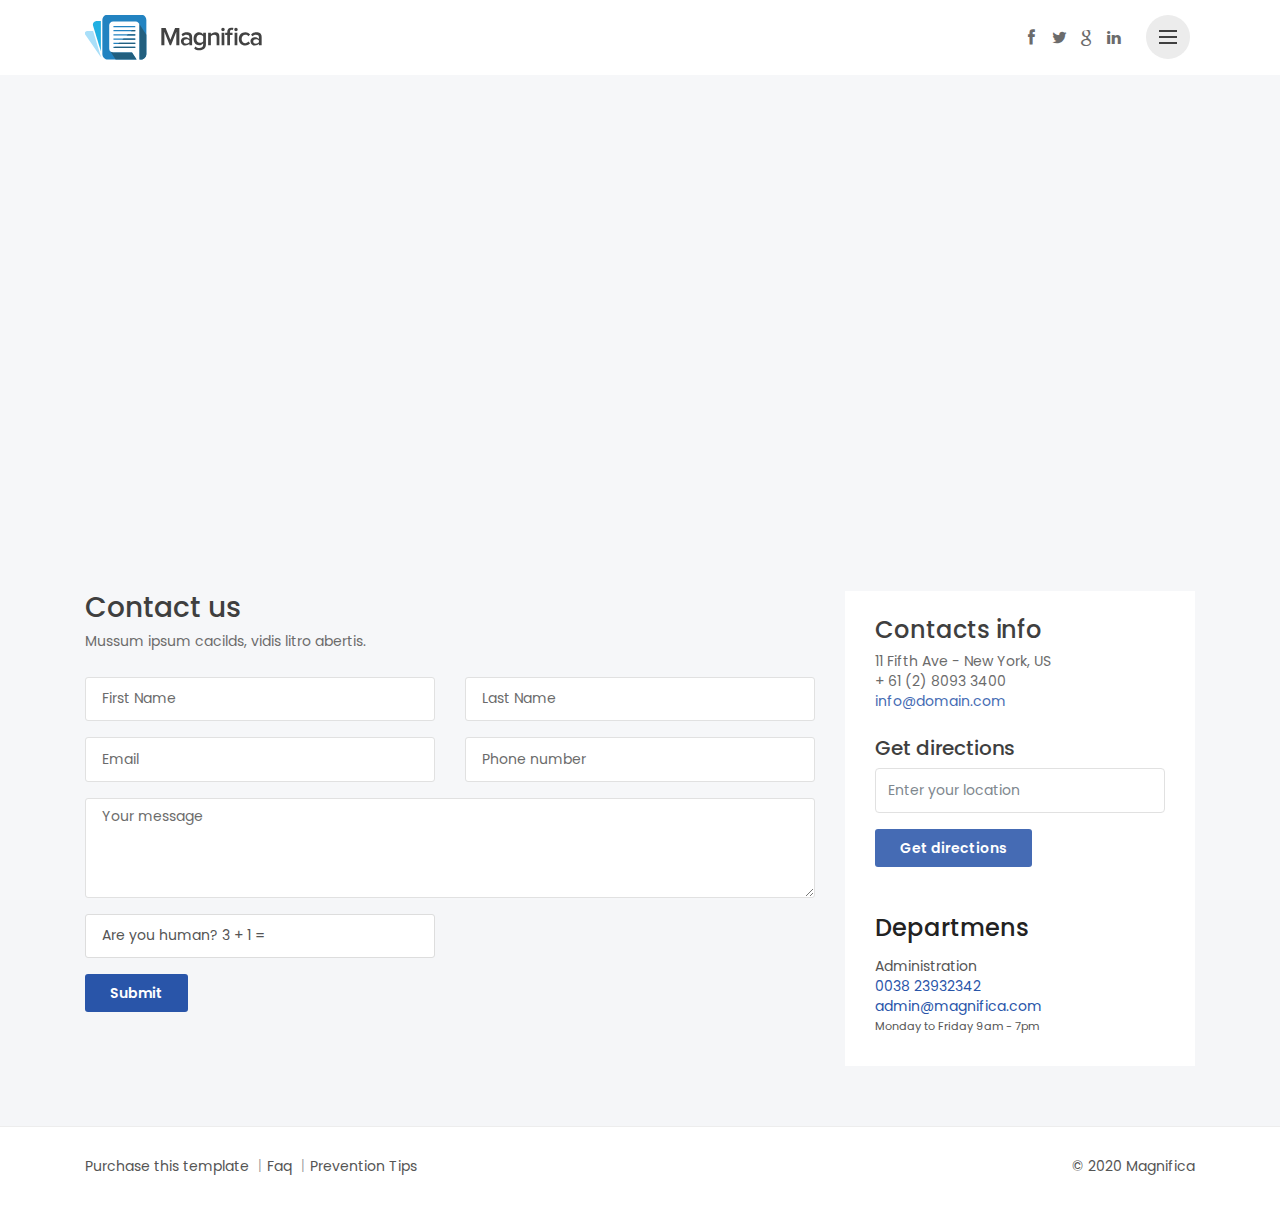
<file: contacts.html>
<!DOCTYPE html>
<html lang="en">

<head>
    <meta charset="utf-8">
    <meta http-equiv="X-UA-Compatible" content="IE=edge">
    <meta name="viewport" content="width=device-width, initial-scale=1, shrink-to-fit=no">
    <meta name="description" content="Magnifica Questionnaire Form Wizard includes Corona Virus Covid-19 questionnaire">
    <meta name="author" content="Ansonika">
    <title>Magnifica | Corona Virus Covid-19 Questionnaire Form Wizard by Ansonika</title>

    <!-- Favicons-->
    <link rel="shortcut icon" href="img/favicon.ico" type="image/x-icon">
    <link rel="apple-touch-icon" type="image/x-icon" href="img/apple-touch-icon-57x57-precomposed.png">
    <link rel="apple-touch-icon" type="image/x-icon" sizes="72x72" href="img/apple-touch-icon-72x72-precomposed.png">
    <link rel="apple-touch-icon" type="image/x-icon" sizes="114x114" href="img/apple-touch-icon-114x114-precomposed.png">
    <link rel="apple-touch-icon" type="image/x-icon" sizes="144x144" href="img/apple-touch-icon-144x144-precomposed.png">

    <!-- GOOGLE WEB FONT -->
    <link href="https://fonts.googleapis.com/css2?family=Poppins:wght@300;400;500;600;700&display=swap" rel="stylesheet">

    <!-- BASE CSS -->
    <link href="css/bootstrap.min.css" rel="stylesheet">
	<link href="css/menu.css" rel="stylesheet">
    <link href="css/style.css" rel="stylesheet">
	<link href="css/vendors.css" rel="stylesheet">

    <!-- YOUR CUSTOM CSS -->
    <link href="css/custom.css" rel="stylesheet">
	
	<!-- MODERNIZR MENU -->
	<script src="js/modernizr.js"></script>

</head>

<body>
	
	<div id="preloader">
		<div data-loader="circle-side"></div>
	</div><!-- /Preload -->
	
	<div id="loader_form">
		<div data-loader="circle-side-2"></div>
	</div><!-- /loader_form -->
	
	<header class="header_in">
		<div class="container">
		    <div class="row">
                <div class="col-3">
                     <a href="index.html"><img src="img/logo.svg" alt="" width="178" height="45" class="d-none d-md-block"><img src="img/logo_mobile.svg" alt="" width="62" height="45" class="d-block d-md-none"></a>
                </div>
                <div class="col-9">
                    <div id="social">
                        <ul>
                            <li><a href="#0"><i class="icon-facebook"></i></a></li>
                            <li><a href="#0"><i class="icon-twitter"></i></a></li>
                            <li><a href="#0"><i class="icon-google"></i></a></li>
                            <li><a href="#0"><i class="icon-linkedin"></i></a></li>
                        </ul>
                    </div>
                    <!-- /social -->
					<a href="#0" class="cd-nav-trigger">Menu<span class="cd-icon"></span></a>
					<!-- /menu button -->
                    <nav>
						<ul class="cd-primary-nav">
							<li><a href="index.html" class="animated_link">Questionnaire</a></li>
							<li><a href="prevention.html" class="animated_link">Prevention Tips</a></li>
							<li><a href="faq.html" class="animated_link">Faq</a></li>
							<li><a href="contacts.html" class="animated_link">Contact Us</a></li>
							<li><a href="#0" class="animated_link">Purchase Template</a></li>
						</ul>
					</nav>
					<!-- /menu -->
                </div>
            </div>
		</div>
		<!-- /container -->
	</header>
	<!-- /Header -->

	<main id="general_page">
		<iframe src="https://www.google.com/maps/embed?pb=!1m18!1m12!1m3!1d19864.623539539858!2d-0.1407216728393208!3d51.51178603603532!2m3!1f0!2f0!3f0!3m2!1i1024!2i768!4f13.1!3m3!1m2!1s0x487604cb878e81b3%3A0x91f10fa364452046!2sCovent+Garden%2C+Londra+WC2E+8BG%2C+Regno+Unito!5e0!3m2!1sit!2ses!4v1538380105649" width="600" height="450" allowfullscreen id="map_iframe"></iframe>
		<!-- end map-->
		<div class="container margin_60_35">
			<div class="row">
				<div class="col-lg-8">
					<h3>Contact us</h3>
					<p>
						Mussum ipsum cacilds, vidis litro abertis.
					</p>
					<div>
						<div id="message-contact"></div>
						<form method="post" action="assets/contact.php" id="contactform">
							<div class="row">
								<div class="col-md-6 col-sm-6">
									<div class="form-group">
										<label for="name_contact">First Name</label>
										<input type="text" class="form-control" id="name_contact" name="name_contact">
									</div>
								</div>
								<div class="col-md-6 col-sm-6">
									<div class="form-group">
										<label for="lastname_contact">Last Name</label>
										<input type="text" class="form-control" id="lastname_contact" name="lastname_contact">
									</div>
								</div>
							</div>
							<div class="row">
								<div class="col-md-6 col-sm-6">
									<div class="form-group">
										<label for="email_contact">Email</label>
										<input type="email" id="email_contact" name="email_contact" class="form-control">
									</div>
								</div>
								<div class="col-md-6 col-sm-6">
									<div class="form-group">
										<label for="phone_contact">Phone number</label>
										<input type="text" id="phone_contact" name="phone_contact" class="form-control">
									</div>
								</div>
							</div>
							<div class="row">
								<div class="col-md-12">
									<div class="form-group">
										<label for="message_contact">Your message</label>
										<textarea rows="5" id="message_contact" name="message_contact" class="form-control" style="height:100px;"></textarea>
									</div>
								</div>
							</div>
							<div class="row">
								<div class="col-md-6">
									<div class="form-group">
										<label for="verify_contact">Are you human? 3 + 1 =</label>
										<input type="text" id="verify_contact" class=" form-control">
									</div>
									<p><input type="submit" value="Submit" class="btn_1 add_bottom_15" id="submit-contact"></p>
								</div>
							</div>
						</form>
					</div>
				</div>
				<!-- End col lg 9 -->
				<aside class="col-lg-4">
					<div class="box_style_2">
						<h4>Contacts info</h4>
						<p>
							11 Fifth Ave - New York, US
							<br> + 61 (2) 8093 3400
							<br>
							<a href="#">info@domain.com</a>
						</p>
						<h5>Get directions</h5>
						<form action="http://maps.google.com/maps" method="get" target="_blank">
							<div class="form-group">
								<input type="text" name="saddr" placeholder="Enter your location" class="form-control" style="background:none;">
								<input type="hidden" name="daddr" value="New York, NY 11430">
								<!-- Write here your end point -->
							</div>
							<input type="submit" value="Get directions" class="btn_1 add_bottom_15">
						</form>
						<hr class="styled">
						<h4>Departmens</h4>
						<ul class="contacts_info">
							<li>Administration
								<br>
								<a href="tel://003823932342">0038 23932342</a>
								<br><a href="tel://003823932342">admin@magnifica.com</a>
								<br>
								<small>Monday to Friday 9am - 7pm</small>
							</li>
						</ul>
					</div>
				</aside>
				<!--End aside -->
			</div>
			<!-- end row-->
		</div>
		<!-- end container-->
	</main>
	
	<footer class="footer_in clearfix">
		<div class="container">
			<p>© 2020 Magnifica</p>
			<ul>
				<li><a href="#0" class="animated_link">Purchase this template</a></li>
				<li><a href="faq.html" class="animated_link">Faq</a></li>
            <li><a href="prevention.html" class="animated_link">Prevention Tips</a></li>
			</ul>
		</div>
	</footer>
	<!-- end footer-->

	<div class="cd-overlay-nav">
		<span></span>
	</div>
	<!-- /cd-overlay-nav -->

	<div class="cd-overlay-content">
		<span></span>
	</div>
	<!-- /cd-overlay-content -->
	
	<!-- COMMON SCRIPTS -->
	<script src="js/jquery-3.5.1.min.js"></script>
    <script src="js/common_scripts.min.js"></script>
	<script src="js/velocity.min.js"></script>
	<script src="js/common_functions.js"></script>
	
	<!-- SPECIFIC SCRIPTS -->
	<script src="assets/validate.js"></script>

</body>
</html>
</file>
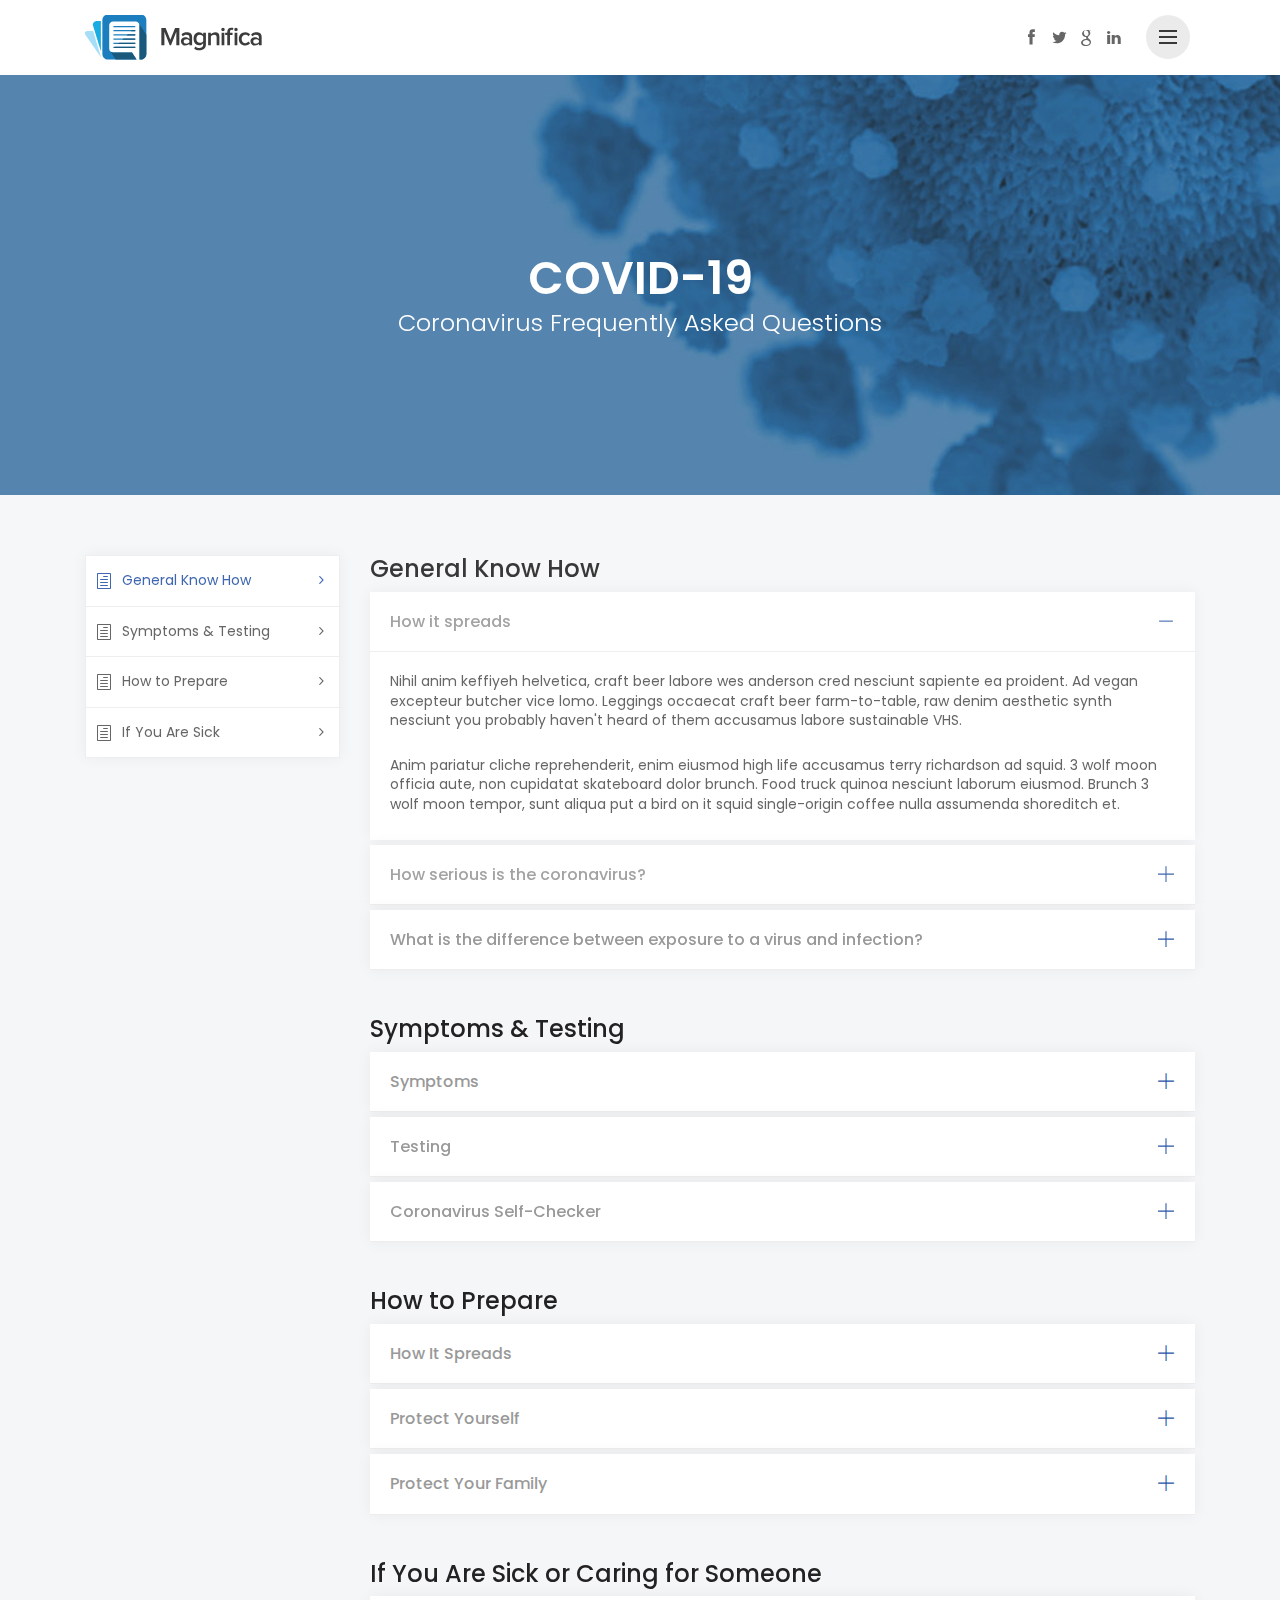
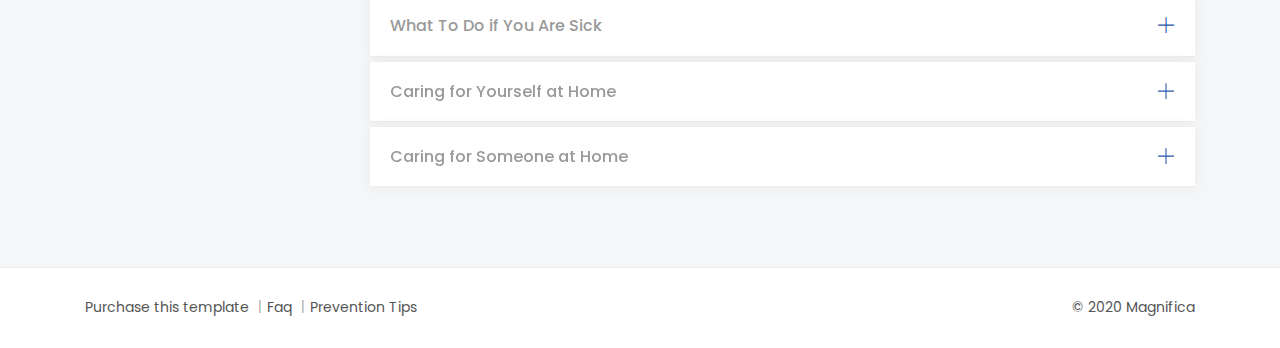
<file: faq.html>
<!DOCTYPE html>
<html lang="en">

<head>
    <meta charset="utf-8">
    <meta http-equiv="X-UA-Compatible" content="IE=edge">
    <meta name="viewport" content="width=device-width, initial-scale=1, shrink-to-fit=no">
    <meta name="description" content="Magnifica Questionnaire Form Wizard includes Corona Virus Covid-19 questionnaire">
    <meta name="author" content="Ansonika">
    <title>Magnifica | Corona Virus Covid-19 Questionnaire Form Wizard by Ansonika</title>

    <!-- Favicons-->
    <link rel="shortcut icon" href="img/favicon.ico" type="image/x-icon">
    <link rel="apple-touch-icon" type="image/x-icon" href="img/apple-touch-icon-57x57-precomposed.png">
    <link rel="apple-touch-icon" type="image/x-icon" sizes="72x72" href="img/apple-touch-icon-72x72-precomposed.png">
    <link rel="apple-touch-icon" type="image/x-icon" sizes="114x114" href="img/apple-touch-icon-114x114-precomposed.png">
    <link rel="apple-touch-icon" type="image/x-icon" sizes="144x144" href="img/apple-touch-icon-144x144-precomposed.png">

    <!-- GOOGLE WEB FONT -->
    <link href="https://fonts.googleapis.com/css2?family=Poppins:wght@300;400;500;600;700&display=swap" rel="stylesheet">

    <!-- BASE CSS -->
    <link href="css/bootstrap.min.css" rel="stylesheet">
	<link href="css/menu.css" rel="stylesheet">
    <link href="css/style.css" rel="stylesheet">
	<link href="css/vendors.css" rel="stylesheet">

    <!-- YOUR CUSTOM CSS -->
    <link href="css/custom.css" rel="stylesheet">
	
	<!-- MODERNIZR MENU -->
	<script src="js/modernizr.js"></script>

</head>

<body>
	
	<div id="preloader">
		<div data-loader="circle-side"></div>
	</div><!-- /Preload -->
	
	<div id="loader_form">
		<div data-loader="circle-side-2"></div>
	</div><!-- /loader_form -->
	
	<header class="header_in">
		<div class="container">
		    <div class="row">
                <div class="col-3">
                   	<a href="index.html"><img src="img/logo.svg" alt="" width="178" height="45" class="d-none d-md-block"><img src="img/logo_mobile.svg" alt="" width="62" height="45" class="d-block d-md-none"></a>
                </div>
                <div class="col-9">
                    <div id="social">
                        <ul>
                            <li><a href="#0"><i class="icon-facebook"></i></a></li>
                            <li><a href="#0"><i class="icon-twitter"></i></a></li>
                            <li><a href="#0"><i class="icon-google"></i></a></li>
                            <li><a href="#0"><i class="icon-linkedin"></i></a></li>
                        </ul>
                    </div>
                    <!-- /social -->
					<a href="#0" class="cd-nav-trigger">Menu<span class="cd-icon"></span></a>
					<!-- /menu button -->
                    <nav>
						<ul class="cd-primary-nav">
							<li><a href="index.html" class="animated_link">Questionnaire</a></li>
							<li><a href="prevention.html" class="animated_link">Prevention Tips</a></li>
							<li><a href="faq.html" class="animated_link">Faq</a></li>
							<li><a href="contacts.html" class="animated_link">Contact Us</a></li>
							<li><a href="#0" class="animated_link">Purchase Template</a></li>
						</ul>
					</nav>
					<!-- /menu -->
                </div>
            </div>
		</div>
		<!-- /container -->
	</header>
	<!-- /Header -->
	
	<section class="parallax_window_in" data-parallax="scroll" data-image-src="img/sub_header_1.jpg" data-natural-width="1120" data-natural-height="400">
		<div id="sub_content_in">
			<h1>COVID-19</h1>
			<p>Coronavirus Frequently Asked Questions</p>
		</div>
	</section>
	<!-- /section -->

	<main id="general_page">
		<div class="container margin_60_35">
			<div class="row">
				<aside class="col-lg-3" id="faq_cat">
						<div class="box_style_cat" id="faq_box">
							<ul id="cat_nav">
								<li><a href="#section_1" class="active"><i class="icon_document_alt"></i>General Know How</a></li>
								<li><a href="#section_2"><i class="icon_document_alt"></i>Symptoms & Testing</a></li>
								<li><a href="#section_3"><i class="icon_document_alt"></i>How to Prepare</a></li>
								<li><a href="#section_4"><i class="icon_document_alt"></i>If You Are Sick</a></li>
							</ul>
						</div>
						<!--/sticky -->
				</aside>
				<!--/aside -->
				
				<div class="col-lg-9" id="faq">
					<h4 class="nomargin_top">General Know How</h4>
					<div role="tablist" class="add_bottom_45 accordion_2" id="section_1">
						<div class="card">
							<div class="card-header" role="tab">
								<h5 class="mb-0">
									<a data-toggle="collapse" href="#collapseOne_section_1" aria-expanded="true"><i class="indicator ti-minus"></i>How it spreads</a>
								</h5>
							</div>

							<div id="collapseOne_section_1" class="collapse show" role="tabpanel" data-parent="#section_1">
								<div class="card-body">
									<p>Nihil anim keffiyeh helvetica, craft beer labore wes anderson cred nesciunt sapiente ea proident. Ad vegan excepteur butcher vice lomo. Leggings occaecat craft beer farm-to-table, raw denim aesthetic synth nesciunt you probably haven't heard of them accusamus labore sustainable VHS.</p>
									<p>Anim pariatur cliche reprehenderit, enim eiusmod high life accusamus terry richardson ad squid. 3 wolf moon officia aute, non cupidatat skateboard dolor brunch. Food truck quinoa nesciunt laborum eiusmod. Brunch 3 wolf moon tempor, sunt aliqua put a bird on it squid single-origin coffee nulla assumenda shoreditch et.</p>
								</div>
							</div>
						</div>
						<!-- /card -->
						<div class="card">
							<div class="card-header" role="tab">
								<h5 class="mb-0">
									<a class="collapsed" data-toggle="collapse" href="#collapseTwo_section_1" aria-expanded="false">
										<i class="indicator ti-plus"></i>How serious is the coronavirus?
									</a>
								</h5>
							</div>
							<div id="collapseTwo_section_1" class="collapse" role="tabpanel" data-parent="#section_1">
								<div class="card-body">
									<p>Nihil anim keffiyeh helvetica, craft beer labore wes anderson cred nesciunt sapiente ea proident. Ad vegan excepteur butcher vice lomo. Leggings occaecat craft beer farm-to-table, raw denim aesthetic synth nesciunt you probably haven't heard of them accusamus labore sustainable VHS.</p>
									<p>Anim pariatur cliche reprehenderit, enim eiusmod high life accusamus terry richardson ad squid. 3 wolf moon officia aute, non cupidatat skateboard dolor brunch. Food truck quinoa nesciunt laborum eiusmod. Brunch 3 wolf moon tempor, sunt aliqua put a bird on it squid single-origin coffee nulla assumenda shoreditch et.</p>
								</div>
							</div>
						</div>
						<!-- /card -->
						<div class="card">
							<div class="card-header" role="tab">
								<h5 class="mb-0">
									<a class="collapsed" data-toggle="collapse" href="#collapseThree_section_1" aria-expanded="false">
										<i class="indicator ti-plus"></i>What is the difference between exposure to a virus and infection?
									</a>
								</h5>
							</div>
							<div id="collapseThree_section_1" class="collapse" role="tabpanel" data-parent="#section_1">
								<div class="card-body">
									<p>Nihil anim keffiyeh helvetica, craft beer labore wes anderson cred nesciunt sapiente ea proident. Ad vegan excepteur butcher vice lomo. Leggings occaecat craft beer farm-to-table, raw denim aesthetic synth nesciunt you probably haven't heard of them accusamus labore sustainable VHS.</p>
									<p>Anim pariatur cliche reprehenderit, enim eiusmod high life accusamus terry richardson ad squid. 3 wolf moon officia aute, non cupidatat skateboard dolor brunch. Food truck quinoa nesciunt laborum eiusmod. Brunch 3 wolf moon tempor, sunt aliqua put a bird on it squid single-origin coffee nulla assumenda shoreditch et.</p>
								</div>
							</div>
						</div>
						<!-- /card -->
					</div>
					<!-- /accordion section 1 -->
					
					<h4 class="nomargin_top">Symptoms & Testing</h4>
					<div role="tablist" class="add_bottom_45 accordion_2" id="section_2">
						<div class="card">
							<div class="card-header" role="tab">
								<h5 class="mb-0">
									<a data-toggle="collapse" href="#collapseOne_section_2" aria-expanded="true"><i class="indicator ti-plus"></i>Symptoms</a>
								</h5>
							</div>

							<div id="collapseOne_section_2" class="collapse" role="tabpanel" data-parent="#section_2">
								<div class="card-body">
									<p>Nihil anim keffiyeh helvetica, craft beer labore wes anderson cred nesciunt sapiente ea proident. Ad vegan excepteur butcher vice lomo. Leggings occaecat craft beer farm-to-table, raw denim aesthetic synth nesciunt you probably haven't heard of them accusamus labore sustainable VHS.</p>
									<p>Anim pariatur cliche reprehenderit, enim eiusmod high life accusamus terry richardson ad squid. 3 wolf moon officia aute, non cupidatat skateboard dolor brunch. Food truck quinoa nesciunt laborum eiusmod. Brunch 3 wolf moon tempor, sunt aliqua put a bird on it squid single-origin coffee nulla assumenda shoreditch et.</p>
								</div>
							</div>
						</div>
						<!-- /card -->
						<div class="card">
							<div class="card-header" role="tab">
								<h5 class="mb-0">
									<a class="collapsed" data-toggle="collapse" href="#collapseTwo_section_2" aria-expanded="false">
										<i class="indicator ti-plus"></i>Testing
									</a>
								</h5>
							</div>
							<div id="collapseTwo_section_2" class="collapse" role="tabpanel" data-parent="#section_2">
								<div class="card-body">
									<p>Nihil anim keffiyeh helvetica, craft beer labore wes anderson cred nesciunt sapiente ea proident. Ad vegan excepteur butcher vice lomo. Leggings occaecat craft beer farm-to-table, raw denim aesthetic synth nesciunt you probably haven't heard of them accusamus labore sustainable VHS.</p>
									<p>Anim pariatur cliche reprehenderit, enim eiusmod high life accusamus terry richardson ad squid. 3 wolf moon officia aute, non cupidatat skateboard dolor brunch. Food truck quinoa nesciunt laborum eiusmod. Brunch 3 wolf moon tempor, sunt aliqua put a bird on it squid single-origin coffee nulla assumenda shoreditch et.</p>
								</div>
							</div>
						</div>
						<!-- /card -->
						<div class="card">
							<div class="card-header" role="tab">
								<h5 class="mb-0">
									<a class="collapsed" data-toggle="collapse" href="#collapseThree_section_2" aria-expanded="false">
										<i class="indicator ti-plus"></i>Coronavirus Self-Checker
									</a>
								</h5>
							</div>
							<div id="collapseThree_section_2" class="collapse" role="tabpanel" data-parent="#section_2">
								<div class="card-body">
									<p>Nihil anim keffiyeh helvetica, craft beer labore wes anderson cred nesciunt sapiente ea proident. Ad vegan excepteur butcher vice lomo. Leggings occaecat craft beer farm-to-table, raw denim aesthetic synth nesciunt you probably haven't heard of them accusamus labore sustainable VHS.</p>
									<p>Anim pariatur cliche reprehenderit, enim eiusmod high life accusamus terry richardson ad squid. 3 wolf moon officia aute, non cupidatat skateboard dolor brunch. Food truck quinoa nesciunt laborum eiusmod. Brunch 3 wolf moon tempor, sunt aliqua put a bird on it squid single-origin coffee nulla assumenda shoreditch et.</p>
								</div>
							</div>
						</div>
						<!-- /card -->
					</div>
					<!-- /accordion section_2 -->
					
					<h4 class="nomargin_top">How to Prepare</h4>
					<div role="tablist" class="add_bottom_45 accordion_2" id="section_3">
						<div class="card">
							<div class="card-header" role="tab">
								<h5 class="mb-0">
									<a data-toggle="collapse" href="#collapseOne_section_3" aria-expanded="true"><i class="indicator ti-plus"></i>How It Spreads</a>
								</h5>
							</div>

							<div id="collapseOne_section_3" class="collapse" role="tabpanel" data-parent="#section_3">
								<div class="card-body">
									<p>Nihil anim keffiyeh helvetica, craft beer labore wes anderson cred nesciunt sapiente ea proident. Ad vegan excepteur butcher vice lomo. Leggings occaecat craft beer farm-to-table, raw denim aesthetic synth nesciunt you probably haven't heard of them accusamus labore sustainable VHS.</p>
									<p>Anim pariatur cliche reprehenderit, enim eiusmod high life accusamus terry richardson ad squid. 3 wolf moon officia aute, non cupidatat skateboard dolor brunch. Food truck quinoa nesciunt laborum eiusmod. Brunch 3 wolf moon tempor, sunt aliqua put a bird on it squid single-origin coffee nulla assumenda shoreditch et.</p>
								</div>
							</div>
						</div>
						<!-- /card -->
						<div class="card">
							<div class="card-header" role="tab">
								<h5 class="mb-0">
									<a class="collapsed" data-toggle="collapse" href="#collapseTwo_section_3" aria-expanded="false">
										<i class="indicator ti-plus"></i>Protect Yourself
									</a>
								</h5>
							</div>
							<div id="collapseTwo_section_3" class="collapse" role="tabpanel" data-parent="#section_3">
								<div class="card-body">
									<p>Nihil anim keffiyeh helvetica, craft beer labore wes anderson cred nesciunt sapiente ea proident. Ad vegan excepteur butcher vice lomo. Leggings occaecat craft beer farm-to-table, raw denim aesthetic synth nesciunt you probably haven't heard of them accusamus labore sustainable VHS.</p>
									<p>Anim pariatur cliche reprehenderit, enim eiusmod high life accusamus terry richardson ad squid. 3 wolf moon officia aute, non cupidatat skateboard dolor brunch. Food truck quinoa nesciunt laborum eiusmod. Brunch 3 wolf moon tempor, sunt aliqua put a bird on it squid single-origin coffee nulla assumenda shoreditch et.</p>
								</div>
							</div>
						</div>
						<!-- /card -->
						<div class="card">
							<div class="card-header" role="tab">
								<h5 class="mb-0">
									<a class="collapsed" data-toggle="collapse" href="#collapseThree_section_3" aria-expanded="false">
										<i class="indicator ti-plus"></i>Protect Your Family
									</a>
								</h5>
							</div>
							<div id="collapseThree_section_3" class="collapse" role="tabpanel" data-parent="#section_3">
								<div class="card-body">
									<p>Nihil anim keffiyeh helvetica, craft beer labore wes anderson cred nesciunt sapiente ea proident. Ad vegan excepteur butcher vice lomo. Leggings occaecat craft beer farm-to-table, raw denim aesthetic synth nesciunt you probably haven't heard of them accusamus labore sustainable VHS.</p>
									<p>Anim pariatur cliche reprehenderit, enim eiusmod high life accusamus terry richardson ad squid. 3 wolf moon officia aute, non cupidatat skateboard dolor brunch. Food truck quinoa nesciunt laborum eiusmod. Brunch 3 wolf moon tempor, sunt aliqua put a bird on it squid single-origin coffee nulla assumenda shoreditch et.</p>
								</div>
							</div>
						</div>
						<!-- /card -->
					</div>
					<!-- /accordion section_3 -->
					
					<h4 class="nomargin_top">If You Are Sick or Caring for Someone</h4>
					<div role="tablist" class="add_bottom_45 accordion_2" id="section_4">
						<div class="card">
							<div class="card-header" role="tab">
								<h5 class="mb-0">
									<a data-toggle="collapse" href="#collapseOne_section_4" aria-expanded="true"><i class="indicator ti-plus"></i>What To Do if You Are Sick</a>
								</h5>
							</div>

							<div id="collapseOne_section_4" class="collapse" role="tabpanel" data-parent="#section_4">
								<div class="card-body">
									<p>Nihil anim keffiyeh helvetica, craft beer labore wes anderson cred nesciunt sapiente ea proident. Ad vegan excepteur butcher vice lomo. Leggings occaecat craft beer farm-to-table, raw denim aesthetic synth nesciunt you probably haven't heard of them accusamus labore sustainable VHS.</p>
									<p>Anim pariatur cliche reprehenderit, enim eiusmod high life accusamus terry richardson ad squid. 3 wolf moon officia aute, non cupidatat skateboard dolor brunch. Food truck quinoa nesciunt laborum eiusmod. Brunch 3 wolf moon tempor, sunt aliqua put a bird on it squid single-origin coffee nulla assumenda shoreditch et.</p>
								</div>
							</div>
						</div>
						<!-- /card -->
						<div class="card">
							<div class="card-header" role="tab">
								<h5 class="mb-0">
									<a class="collapsed" data-toggle="collapse" href="#collapseTwo_section_4" aria-expanded="false">
										<i class="indicator ti-plus"></i>Caring for Yourself at Home
									</a>
								</h5>
							</div>
							<div id="collapseTwo_section_4" class="collapse" role="tabpanel" data-parent="#section_4">
								<div class="card-body">
									<p>Nihil anim keffiyeh helvetica, craft beer labore wes anderson cred nesciunt sapiente ea proident. Ad vegan excepteur butcher vice lomo. Leggings occaecat craft beer farm-to-table, raw denim aesthetic synth nesciunt you probably haven't heard of them accusamus labore sustainable VHS.</p>
									<p>Anim pariatur cliche reprehenderit, enim eiusmod high life accusamus terry richardson ad squid. 3 wolf moon officia aute, non cupidatat skateboard dolor brunch. Food truck quinoa nesciunt laborum eiusmod. Brunch 3 wolf moon tempor, sunt aliqua put a bird on it squid single-origin coffee nulla assumenda shoreditch et.</p>
								</div>
							</div>
						</div>
						<!-- /card -->
						<div class="card">
							<div class="card-header" role="tab">
								<h5 class="mb-0">
									<a class="collapsed" data-toggle="collapse" href="#collapseThree_section_4" aria-expanded="false">
										<i class="indicator ti-plus"></i>Caring for Someone at Home
									</a>
								</h5>
							</div>
							<div id="collapseThree_section_4" class="collapse" role="tabpanel" data-parent="#section_4">
								<div class="card-body">
									<p>Nihil anim keffiyeh helvetica, craft beer labore wes anderson cred nesciunt sapiente ea proident. Ad vegan excepteur butcher vice lomo. Leggings occaecat craft beer farm-to-table, raw denim aesthetic synth nesciunt you probably haven't heard of them accusamus labore sustainable VHS.</p>
									<p>Anim pariatur cliche reprehenderit, enim eiusmod high life accusamus terry richardson ad squid. 3 wolf moon officia aute, non cupidatat skateboard dolor brunch. Food truck quinoa nesciunt laborum eiusmod. Brunch 3 wolf moon tempor, sunt aliqua put a bird on it squid single-origin coffee nulla assumenda shoreditch et.</p>
								</div>
							</div>
						</div>
						<!-- /card -->
					</div>
					<!-- /accordion Terms -->
					
				</div>
				<!-- /col -->
			</div>
			<!-- /row -->
		</div>
		<!--/container-->
	</main>
	
	<footer class="footer_in clearfix">
		<div class="container">
			<p>© 2020 Magnifica</p>
			<ul>
				<li><a href="#0" class="animated_link">Purchase this template</a></li>
				<li><a href="faq.html" class="animated_link">Faq</a></li>
            <li><a href="prevention.html" class="animated_link">Prevention Tips</a></li>
			</ul>
		</div>
	</footer>
	<!-- end footer-->

	<div class="cd-overlay-nav">
		<span></span>
	</div>
	<!-- /cd-overlay-nav -->

	<div class="cd-overlay-content">
		<span></span>
	</div>
	<!-- /cd-overlay-content -->
	
	<!-- COMMON SCRIPTS -->
	<script src="js/jquery-3.5.1.min.js"></script>
    <script src="js/common_scripts.min.js"></script>
	<script src="js/velocity.min.js"></script>
	<script src="js/common_functions.js"></script>
	
	<!-- SPECIFIC SCRIPTS -->
	<script src="js/parallax.min.js"></script>
	<script src="js/owl-carousel.js"></script>
	<script src="js/theia-sticky-sidebar.js"></script>
	<script>
	"use strict";
	$(".team-carousel").owlCarousel({
			items: 1,
			loop: false,
			margin: 10,
			autoplay: false,
			smartSpeed: 300,
			responsiveClass: false,
			responsive: {
				320: {
					items: 1,
				},
				768: {
					items: 2,
				},
				1000: {
					items: 3,
				}
			}
		});
	// Faq section
	$('#faq_cat').theiaStickySidebar({
		additionalMarginTop: 100
	});
	</script>

</body>
</html>
</file>
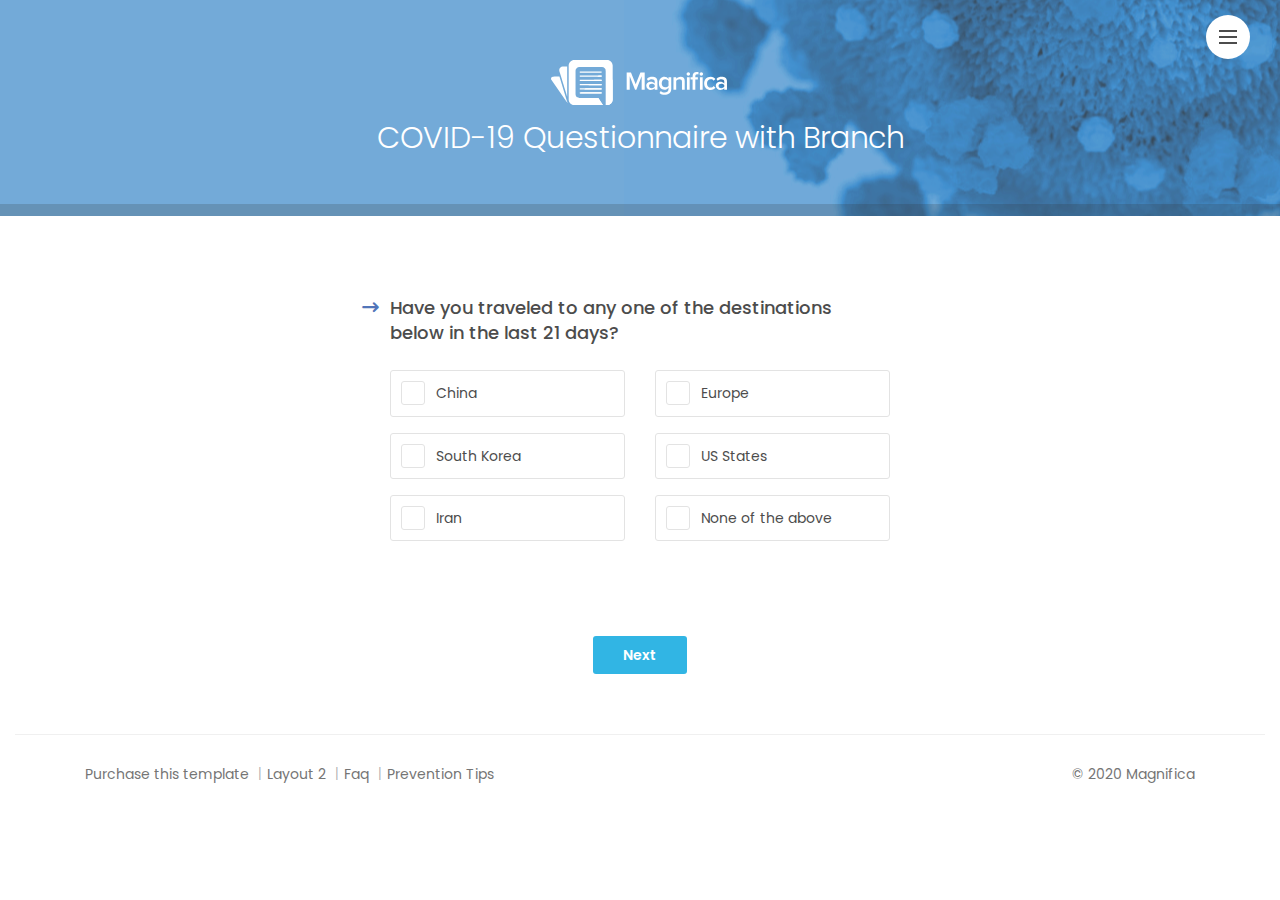
<file: index-2.html>
<!DOCTYPE html>
<html lang="en">

<head>
    <meta charset="utf-8">
    <meta http-equiv="X-UA-Compatible" content="IE=edge">
    <meta name="viewport" content="width=device-width, initial-scale=1, shrink-to-fit=no">
    <meta name="description" content="Magnifica Questionnaire Form Wizard includes Corona Virus Covid-19 questionnaire">
    <meta name="author" content="Ansonika">
    <title>Magnifica | Corona Virus Covid-19 Questionnaire Form Wizard by Ansonika</title>

    <!-- Favicons-->
    <link rel="shortcut icon" href="img/favicon.ico" type="image/x-icon">
    <link rel="apple-touch-icon" type="image/x-icon" href="img/apple-touch-icon-57x57-precomposed.png">
    <link rel="apple-touch-icon" type="image/x-icon" sizes="72x72" href="img/apple-touch-icon-72x72-precomposed.png">
    <link rel="apple-touch-icon" type="image/x-icon" sizes="114x114" href="img/apple-touch-icon-114x114-precomposed.png">
    <link rel="apple-touch-icon" type="image/x-icon" sizes="144x144" href="img/apple-touch-icon-144x144-precomposed.png">

    <!-- GOOGLE WEB FONT -->
    <link href="https://fonts.googleapis.com/css2?family=Poppins:wght@300;400;500;600;700&display=swap" rel="stylesheet">

    <!-- BASE CSS -->
    <link href="css/bootstrap.min.css" rel="stylesheet">
	<link href="css/menu.css" rel="stylesheet">
    <link href="css/style.css" rel="stylesheet">
	<link href="css/vendors.css" rel="stylesheet">

    <!-- YOUR CUSTOM CSS -->
    <link href="css/custom.css" rel="stylesheet">
	
	<!-- MODERNIZR MENU -->
	<script src="js/modernizr.js"></script>

</head>

<body class="layout_2">
	
	<div id="preloader">
		<div data-loader="circle-side"></div>
	</div><!-- /Preload -->
	
	<div id="loader_form">
		<div data-loader="circle-side-2"></div>
	</div><!-- /loader_form -->

	<header>
        <div class="container-fluid">
            <a href="index.html"><img src="img/logo_white.svg" alt="" width="178" height="45" class="d-none d-md-inline"><img src="img/logo_white_mobile.svg" alt="" width="62" height="45" class="d-inline d-md-none"></a>
            <h1>COVID-19 Questionnaire with Branch</h1>
            <div class="top_elements">
                <a href="#0" class="cd-nav-trigger">Menu<span class="cd-icon"></span></a>
                <!-- /menu button -->
                <nav>
                    <ul class="cd-primary-nav">
                        <li><a href="index.html" class="animated_link">Questionnaire without branch</a></li>
                        <li><a href="index-2.html" class="animated_link">Questionnaire with branch</a></li>
                        <li><a href="prevention.html" class="animated_link">Prevention Tips</a></li>
                        <li><a href="faq.html" class="animated_link">Faq</a></li>
                        <li><a href="contacts.html" class="animated_link">Contact Us</a></li>
                        <li><a href="#0" class="animated_link">Purchase Template</a></li>
                    </ul>
                </nav>
                <!-- /menu -->
            </div>
            <!-- /top_elements -->
        </div>
        <!-- /container -->
    </header>
    <!-- /Header -->

	<div class="container-fluid">
    <div id="form_container">
        <div class="row justify-content-center">
            <div class="col-lg-12">
                <div id="wizard_container">
                    <div id="top-wizard">
                        <div id="progressbar"></div>
                    </div>
                    <!-- /top-wizard -->
                    <form id="wrapped" method="post">
                        <input id="website" name="website" type="text" value="">
                        <!-- Leave for security protection, read docs for details -->
                        <div id="middle-wizard">

                            <div class="step">
                                <h3 class="main_question"><i class="arrow_right"></i>Have you traveled to any one of the destinations below in the last 21 days?</h3>
                                <div class="row">
                                    <div class="col-lg-6">
                                        <div class="form-group">
                                            <label class="container_check version_2">China
                                                <input type="checkbox" name="question_1[]" value="China" class="required">
                                                <span class="checkmark"></span>
                                            </label>
                                        </div>
                                        <div class="form-group">
                                            <label class="container_check version_2">South Korea
                                                <input type="checkbox" name="question_1[]" value="South Korea" class="required">
                                                <span class="checkmark"></span>
                                            </label>
                                        </div>
                                        <div class="form-group">
                                            <label class="container_check version_2">Iran
                                                <input type="checkbox" name="question_1[]" value="Iran" class="required">
                                                <span class="checkmark"></span>
                                            </label>
                                        </div>
                                    </div>
                                    <div class="col-lg-6">
                                        <div class="form-group">
                                            <label class="container_check version_2">Europe
                                                <input type="checkbox" name="question_1[]" value="Europe" class="required">
                                                <span class="checkmark"></span>
                                            </label>
                                        </div>
                                        <div class="form-group">
                                            <label class="container_check version_2">US States
                                                <input type="checkbox" name="question_1[]" value="US States" class="required">
                                                <span class="checkmark"></span>
                                            </label>
                                        </div>
                                        <div class="form-group">
                                            <label class="container_check version_2">None of the above
                                                <input type="checkbox" name="question_1[]" value="Mobile Design" class="required">
                                                <span class="checkmark"></span>
                                            </label>
                                        </div>
                                    </div>
                                </div>
                                <!-- /row -->
                            </div>
                            <!-- /step-->

                            <div class="step">
                                <h3 class="main_question"><i class="arrow_right"></i>Have you recently been in contact with a person with Coronavirus?</h3>
                                <div class="form-group">
                                    <label class="container_radio version_2">Yes
                                        <input type="radio" name="question_2" value="Yes" class="required">
                                        <span class="checkmark"></span>
                                    </label>
                                    <label class="container_radio version_2">No
                                        <input type="radio" name="question_2" value="No" class="required">
                                        <span class="checkmark"></span>
                                    </label>
                                </div>
                            </div>
                            <!-- /step-->

                            <!-- /Start Branch ============================== -->
                            <div class="step" data-state="branchtype">
                                <label class="custom add_top_10"></label>
                                <h3 class="main_question"><i class="arrow_right"></i>Are you experiencing any difficulty in breathing?</h3>
                                <div class="form-group">
                                    <label class="container_radio version_2">Yes
                                        <input type="radio" name="question_3" value="Yes" class="required">
                                        <span class="checkmark"></span>
                                    </label>
                                    <label class="container_radio version_2">No
                                        <input type="radio" name="question_3" value="No" class="required">
                                        <span class="checkmark"></span>
                                    </label>
                                </div>
                                <small>* Start branch radio based </small>
                            </div>

                            <!-- /difficulty in breathing > Yes ============================== -->
                            <div class="branch" id="Yes">
                                <div class="step" data-state="No">
                                    <h3 class="main_question"><i class="arrow_right"></i>Please tick any one of the following symptoms that can be applies to you.</h3>
                                    <div class="form-group">
                                        <label class="container_check version_2">Shortness of breath or breathing very fast
                                            <input type="checkbox" name="question_4[]" value="Shortness of breath or breathing very fast" class="required">
                                            <span class="checkmark"></span>
                                        </label>
                                    </div>
                                    <div class="form-group">
                                        <label class="container_check version_2">Shortness of breath & Intense chest pain.
                                            <input type="checkbox" name="question_4[]" value="Shortness of breath & Intense chest pain" class="required">
                                            <span class="checkmark"></span>
                                        </label>
                                    </div>
                                    <div class="form-group">
                                        <label class="container_check version_2">Cannot complete a long sentence in one breath.
                                            <input type="checkbox" name="question_4[]" value="Cannot complete a long sentence in one breath" class="required">
                                            <span class="checkmark"></span>
                                        </label>
                                    </div>
                                    <div class="form-group">
                                        <label class="container_check version_2">None of the above
                                            <input type="checkbox" name="question_4[]" value="None of the above" class="required">
                                            <span class="checkmark"></span>
                                        </label>
                                    </div>
                                </div>
                            </div>
                            <!-- /step-->

                            <!-- /difficulty in breathing > No ============================== -->
                            <div class="step" id="No">
                                <h3 class="main_question"><i class="arrow_right"></i>Do you have fever higher than 100.3° F?</h3>
                                <div class="form-group">
                                    <label class="container_radio version_2">Yes
                                        <input type="radio" name="question_5" value="Yes" class="required">
                                        <span class="checkmark"></span>
                                    </label>
                                    <label class="container_radio version_2">No
                                        <input type="radio" name="question_5" value="No" class="required">
                                        <span class="checkmark"></span>
                                    </label>
                                </div>
                            </div>
                            <!-- /step-->

                            <div class="step">
                                <h3 class="main_question"><i class="arrow_right"></i>Do you have a runny nose?</h3>
                                <div class="form-group">
                                    <label class="container_radio version_2">Yes
                                        <input type="radio" name="question_6" value="Yes" class="required">
                                        <span class="checkmark"></span>
                                    </label>
                                    <label class="container_radio version_2">No
                                        <input type="radio" name="question_6" value="No" class="required">
                                        <span class="checkmark"></span>
                                    </label>
                                </div>
                            </div>
                            <!-- /step-->

                            <div class="step">
                                <h3 class="main_question"><i class="arrow_right"></i>Are you experiencing muscle aches, weakness, or lightheadedness?</h3>
                                <div class="form-group">
                                    <label class="container_radio version_2">Yes
                                        <input type="radio" name="question_7" value="Yes" class="required">
                                        <span class="checkmark"></span>
                                    </label>
                                    <label class="container_radio version_2">No
                                        <input type="radio" name="question_7" value="No" class="required">
                                        <span class="checkmark"></span>
                                    </label>
                                </div>
                            </div>
                            <!-- /step-->

                            <div class="step">
                                <h3 class="main_question"><i class="arrow_right"></i>Are you having diarrhea, stomach pain, vomiting?</h3>
                                <div class="form-group">
                                    <label class="container_radio version_2">Yes
                                        <input type="radio" name="question_8" value="Yes" class="required">
                                        <span class="checkmark"></span>
                                    </label>
                                    <label class="container_radio version_2">No
                                        <input type="radio" name="question_8" value="No" class="required">
                                        <span class="checkmark"></span>
                                    </label>
                                </div>
                            </div>
                            <!-- /step-->

                            <div class="step">
                                <h3 class="main_question"><i class="arrow_right"></i>Please fill with your personal data</h3>
                                <div class="form-group add_top_30">
                                    <label for="name">First and Last Name</label>
                                    <input type="text" name="name" id="name" class="form-control required" onchange="getVals(this, 'name_field');">
                                </div>
                                <div class="form-group">
                                    <label for="email">Email Address</label>
                                    <input type="email" name="email" id="email" class="form-control required" onchange="getVals(this, 'email_field');">
                                </div>
                                <div class="form-group">
                                    <label for="phone">Phone</label>
                                    <input type="text" name="phone" id="phone" class="form-control required">
                                </div>
                                <div class="row">
                                    <div class="col-lg-3 col-md-3 col-sm-3 col-4">
                                        <label for="age">Age</label>
                                        <div class="form-group radio_input">
                                            <input type="text" name="age" id="age" class="form-control required">
                                        </div>
                                    </div>
                                    <div class="col-lg-5 col-md-5 col-sm-6 col-8">
                                        <div class="form-group radio_input">
                                            <label class="container_radio mr-3">Male
                                                <input type="radio" name="gender" value="Male" class="required">
                                                <span class="checkmark"></span>
                                            </label>
                                            <label class="container_radio">Female
                                                <input type="radio" name="gender" value="Female" class="required">
                                                <span class="checkmark"></span>
                                            </label>
                                        </div>
                                    </div>
                                </div>
                                <!-- /row-->
                            </div>
                            <!-- /step-->

                            <div class="submit step" id="end">
                                <div class="summary text-center">
                                    <div class="wrapper">
                                        <h3>Thank your for your time<br><span id="name_field"></span>!</h3>
                                        <p>We will contat you shorly at the following email address <strong id="email_field"></strong> and if necessary take measures.</p>
                                    </div>
                                    <div class="text-center">
                                        <div class="form-group terms">
                                            <label class="container_check">Please accept our <a href="#" data-toggle="modal" data-target="#terms-txt">Terms and conditions</a> before Submit
                                                <input type="checkbox" name="terms" value="Yes" class="required">
                                                <span class="checkmark"></span>
                                            </label>
                                        </div>
                                    </div>
                                </div>
                            </div>
                            <!-- /step last-->

                        </div>
                        <!-- /middle-wizard -->
                        <div id="bottom-wizard">
                            <button type="button" name="backward" class="backward">Prev</button>
                            <button type="button" name="forward" class="forward">Next</button>
                            <button type="submit" name="process" class="submit">Submit</button>
                        </div>
                        <!-- /bottom-wizard -->
                    </form>
                <!-- /Wizard container -->
            </div>
        </div><!-- /Row -->
    </div><!-- /Form_container -->
</div>
<!-- /container -->

<footer class="footer_in clearfix">
        <div class="container">
            <p>© 2020 Magnifica</p>
            <ul>
                <li><a href="#0" class="animated_link">Purchase this template</a></li>
                <li><a href="with_branch_layout_2.html" class="animated_link">Layout 2</a></li>
                <li><a href="faq.html" class="animated_link">Faq</a></li>
                <li><a href="prevention.html" class="animated_link">Prevention Tips</a></li>
            </ul>
        </div>
</footer>
<!-- /footer -->

<div class="cd-overlay-nav">
    <span></span>
</div>
<!-- /cd-overlay-nav -->
<div class="cd-overlay-content">
    <span></span>
</div>
<!-- /cd-overlay-content -->

	<!-- Modal terms -->
	<div class="modal fade" id="terms-txt" tabindex="-1" role="dialog" aria-labelledby="termsLabel" aria-hidden="true">
		<div class="modal-dialog modal-dialog-centered">
			<div class="modal-content">
				<div class="modal-header">
					<h4 class="modal-title" id="termsLabel">Terms and conditions</h4>
					<button type="button" class="close" data-dismiss="modal" aria-hidden="true">&times;</button>
				</div>
				<div class="modal-body">
					<p>Lorem ipsum dolor sit amet, in porro albucius qui, in <strong>nec quod novum accumsan</strong>, mei ludus tamquam dolores id. No sit debitis meliore postulant, per ex prompta alterum sanctus, pro ne quod dicunt sensibus.</p>
					<p>Lorem ipsum dolor sit amet, in porro albucius qui, in nec quod novum accumsan, mei ludus tamquam dolores id. No sit debitis meliore postulant, per ex prompta alterum sanctus, pro ne quod dicunt sensibus. Lorem ipsum dolor sit amet, <strong>in porro albucius qui</strong>, in nec quod novum accumsan, mei ludus tamquam dolores id. No sit debitis meliore postulant, per ex prompta alterum sanctus, pro ne quod dicunt sensibus.</p>
					<p>Lorem ipsum dolor sit amet, in porro albucius qui, in nec quod novum accumsan, mei ludus tamquam dolores id. No sit debitis meliore postulant, per ex prompta alterum sanctus, pro ne quod dicunt sensibus.</p>
				</div>
				<div class="modal-footer">
					<button type="button" class="btn_1" data-dismiss="modal">Close</button>
				</div>
			</div>
			<!-- /.modal-content -->
		</div>
		<!-- /.modal-dialog -->
	</div>
	<!-- /.modal -->

	<!-- Modal info -->
	<div class="modal fade" id="more-info" tabindex="-1" role="dialog" aria-labelledby="more-infoLabel" aria-hidden="true">
		<div class="modal-dialog modal-dialog-centered">
			<div class="modal-content">
				<div class="modal-header">
					<h4 class="modal-title" id="more-infoLabel">Frequently asked questions</h4>
					<button type="button" class="close" data-dismiss="modal" aria-hidden="true">&times;</button>
				</div>
				<div class="modal-body">
					<p>Lorem ipsum dolor sit amet, in porro albucius qui, in <strong>nec quod novum accumsan</strong>, mei ludus tamquam dolores id. No sit debitis meliore postulant, per ex prompta alterum sanctus, pro ne quod dicunt sensibus.</p>
					<p>Lorem ipsum dolor sit amet, in porro albucius qui, in nec quod novum accumsan, mei ludus tamquam dolores id. No sit debitis meliore postulant, per ex prompta alterum sanctus, pro ne quod dicunt sensibus. Lorem ipsum dolor sit amet, <strong>in porro albucius qui</strong>, in nec quod novum accumsan, mei ludus tamquam dolores id. No sit debitis meliore postulant, per ex prompta alterum sanctus, pro ne quod dicunt sensibus.</p>
					<p>Lorem ipsum dolor sit amet, in porro albucius qui, in nec quod novum accumsan, mei ludus tamquam dolores id. No sit debitis meliore postulant, per ex prompta alterum sanctus, pro ne quod dicunt sensibus.</p>
				</div>
				<div class="modal-footer">
					<button type="button" class="btn_1" data-dismiss="modal">Close</button>
				</div>
			</div>
			<!-- /.modal-content -->
		</div>
		<!-- /.modal-dialog -->
	</div>
	<!-- /.modal -->
	
	<!-- COMMON SCRIPTS -->
	<script src="js/jquery-3.5.1.min.js"></script>
    <script src="js/common_scripts.min.js"></script>
	<script src="js/velocity.min.js"></script>
	<script src="js/common_functions.js"></script>

	<!-- Wizard script with branch -->
	<script src="js/wizard_with_branch.js"></script>

</body>
</html>
</file>
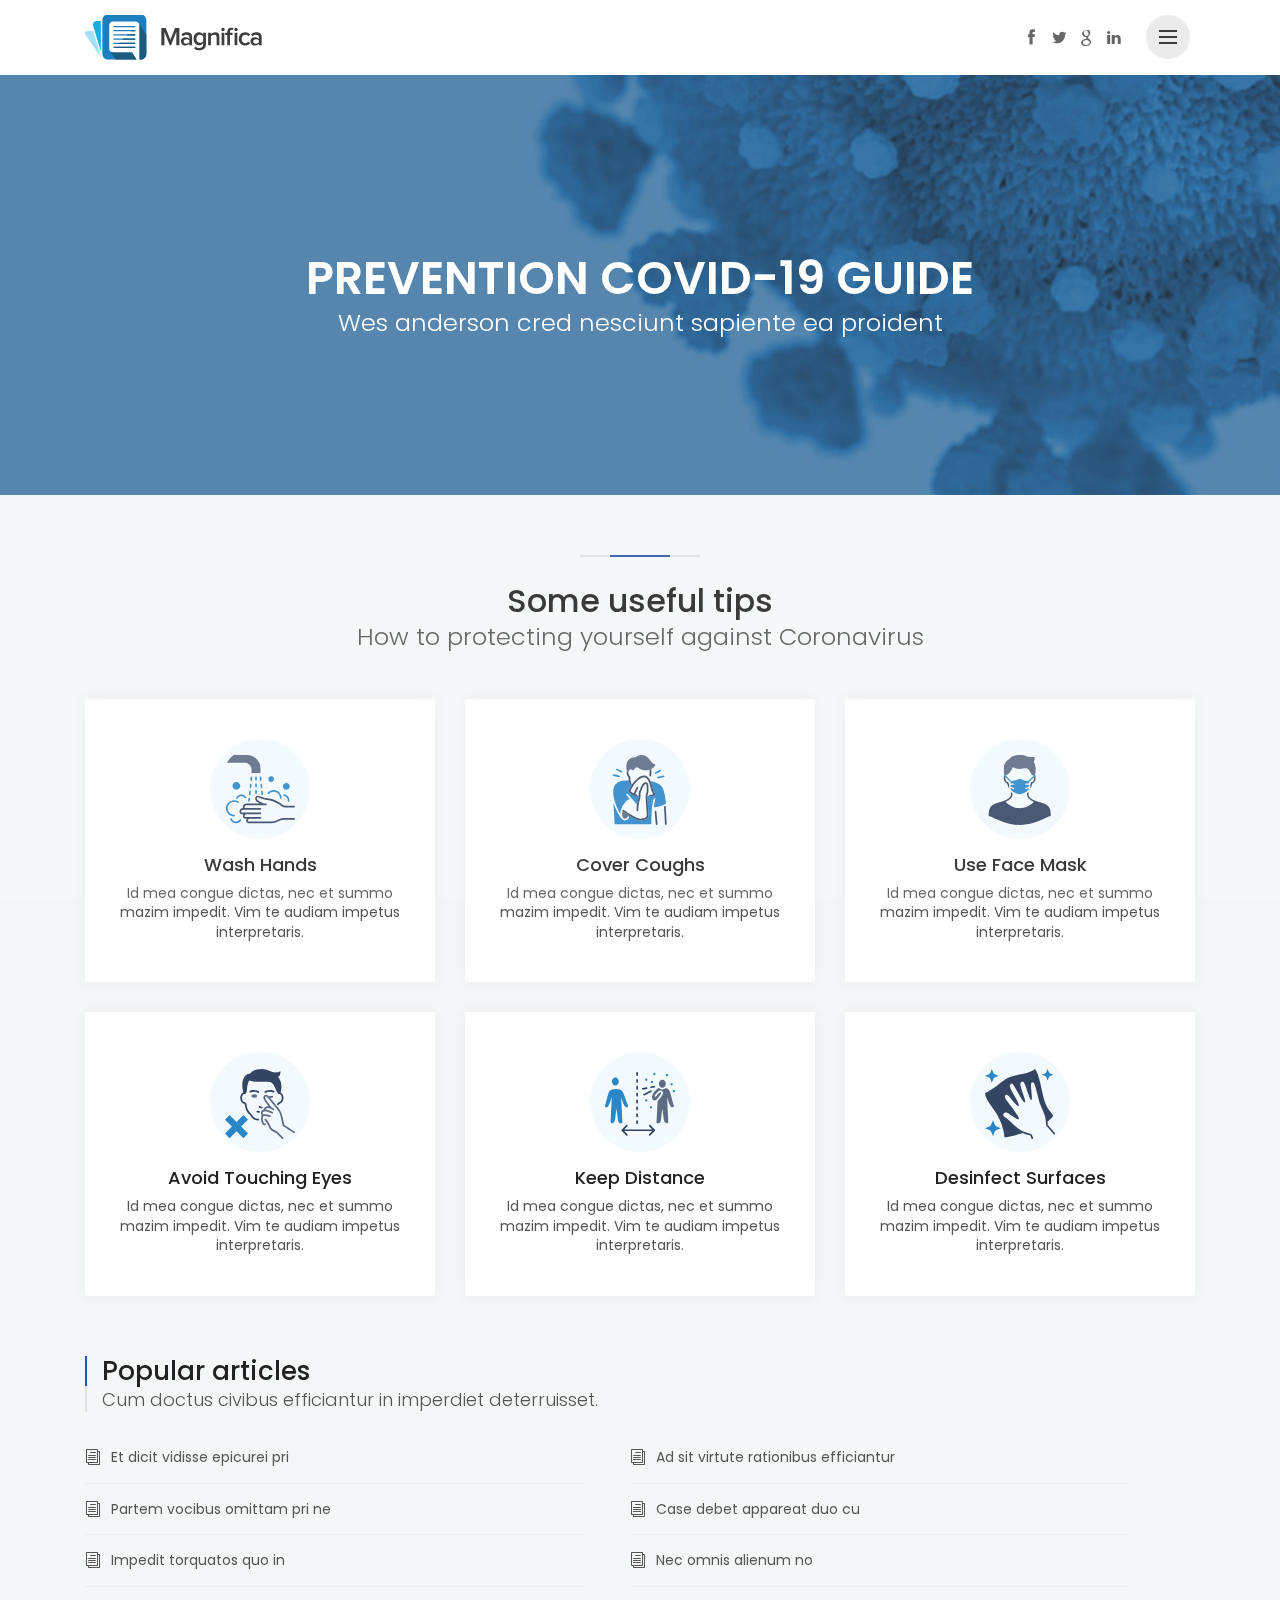
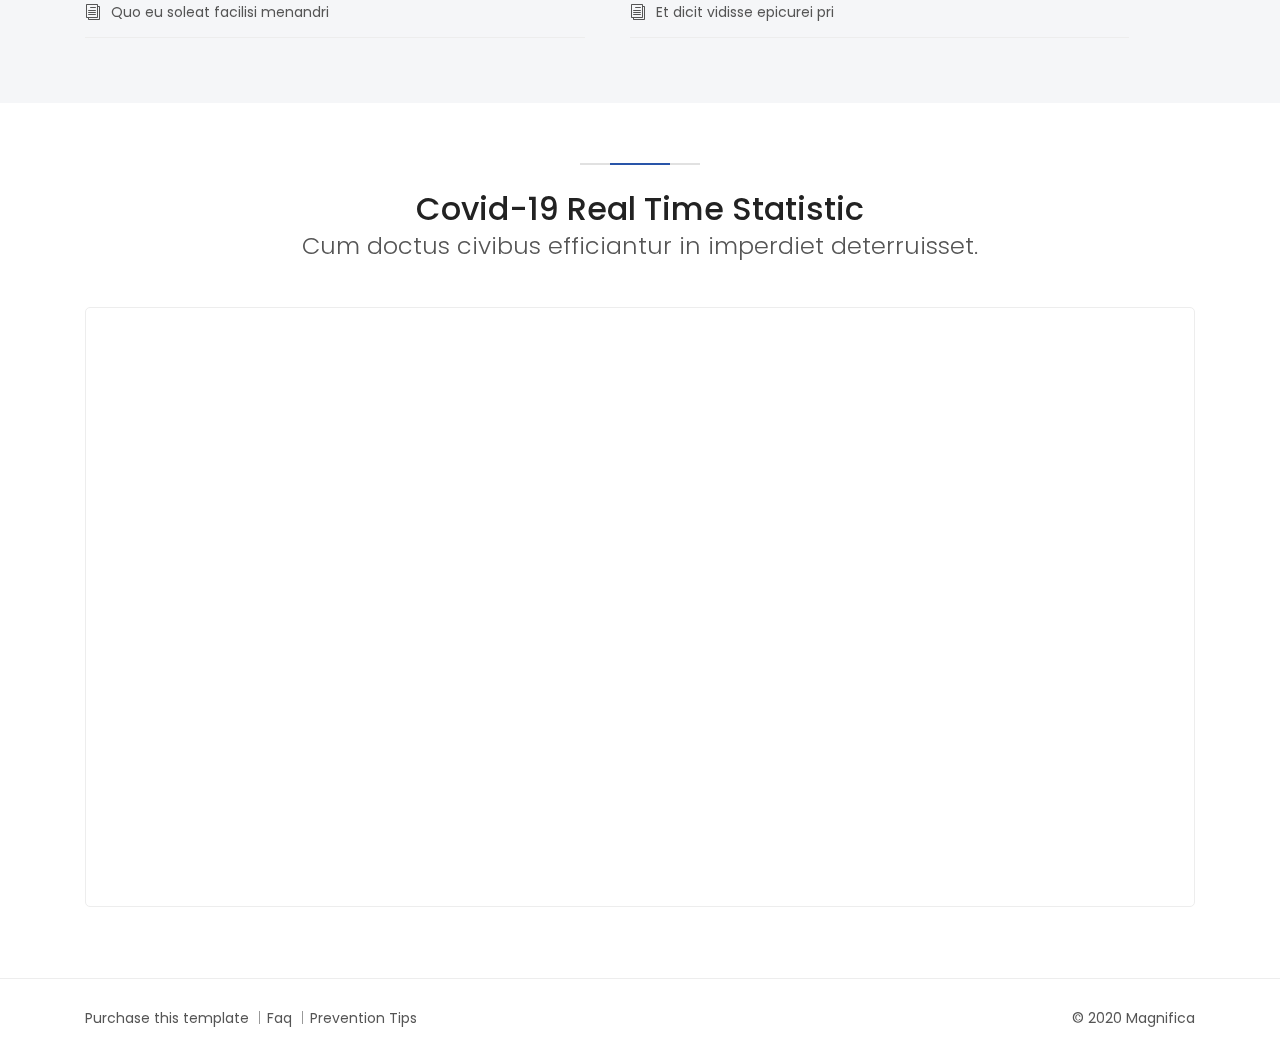
<file: prevention.html>
<!DOCTYPE html>
<html lang="en">

<head>
    <meta charset="utf-8">
    <meta http-equiv="X-UA-Compatible" content="IE=edge">
    <meta name="viewport" content="width=device-width, initial-scale=1, shrink-to-fit=no">
    <meta name="description" content="Magnifica Questionnaire Form Wizard includes Corona Virus Covid-19 questionnaire">
    <meta name="author" content="Ansonika">
    <title>Magnifica | Corona Virus Covid-19 Questionnaire Form Wizard by Ansonika</title>

    <!-- Favicons-->
    <link rel="shortcut icon" href="img/favicon.ico" type="image/x-icon">
    <link rel="apple-touch-icon" type="image/x-icon" href="img/apple-touch-icon-57x57-precomposed.png">
    <link rel="apple-touch-icon" type="image/x-icon" sizes="72x72" href="img/apple-touch-icon-72x72-precomposed.png">
    <link rel="apple-touch-icon" type="image/x-icon" sizes="114x114" href="img/apple-touch-icon-114x114-precomposed.png">
    <link rel="apple-touch-icon" type="image/x-icon" sizes="144x144" href="img/apple-touch-icon-144x144-precomposed.png">

    <!-- GOOGLE WEB FONT -->
    <link href="https://fonts.googleapis.com/css2?family=Poppins:wght@300;400;500;600;700&display=swap" rel="stylesheet">

    <!-- BASE CSS -->
    <link href="css/bootstrap.min.css" rel="stylesheet">
	<link href="css/menu.css" rel="stylesheet">
    <link href="css/style.css" rel="stylesheet">
	<link href="css/vendors.css" rel="stylesheet">

    <!-- YOUR CUSTOM CSS -->
    <link href="css/custom.css" rel="stylesheet">
	
	<!-- MODERNIZR MENU -->
	<script src="js/modernizr.js"></script>

</head>

<body>
	
	<div id="preloader">
		<div data-loader="circle-side"></div>
	</div><!-- /Preload -->
	
	<div id="loader_form">
		<div data-loader="circle-side-2"></div>
	</div><!-- /loader_form -->
	
	<header class="header_in">
		<div class="container">
		    <div class="row">
                <div class="col-3">
                    <a href="index.html"><img src="img/logo.svg" alt="" width="178" height="45" class="d-none d-md-block"><img src="img/logo_mobile.svg" alt="" width="62" height="45" class="d-block d-md-none"></a>
                </div>
                <div class="col-9">
                    <div id="social">
                        <ul>
                            <li><a href="#0"><i class="icon-facebook"></i></a></li>
                            <li><a href="#0"><i class="icon-twitter"></i></a></li>
                            <li><a href="#0"><i class="icon-google"></i></a></li>
                            <li><a href="#0"><i class="icon-linkedin"></i></a></li>
                        </ul>
                    </div>
                    <!-- /social -->
					<a href="#0" class="cd-nav-trigger">Menu<span class="cd-icon"></span></a>
					<!-- /menu button -->
                    <nav>
						<ul class="cd-primary-nav">
							<li><a href="index.html" class="animated_link">Questionnaire</a></li>
							<li><a href="prevention.html" class="animated_link">Prevention Tips</a></li>
							<li><a href="faq.html" class="animated_link">Faq</a></li>
							<li><a href="contacts.html" class="animated_link">Contact Us</a></li>
							<li><a href="#0" class="animated_link">Purchase Template</a></li>
						</ul>
					</nav>
					<!-- /menu -->
                </div>
            </div>
		</div>
		<!-- /container -->
	</header>
	<!-- /Header -->
	
	<section class="parallax_window_in" data-parallax="scroll" data-image-src="img/sub_header_1.jpg" data-natural-width="1120" data-natural-height="400">
		<div id="sub_content_in">
			<h1>Prevention COVID-19 Guide</h1>
			<p>Wes anderson cred nesciunt sapiente ea proident</p>
		</div>
	</section>
	<!-- /section -->

	<main id="general_page">
		<div class="container margin_60_35">
			<div class="main_title_2">
				<span><em></em></span>
				<h2>Some useful tips</h2>
				<p>How to protecting yourself against Coronavirus</p>
			</div>
			<div class="row">
				<div class="col-lg-4 col-md-6">
					<a class="box_topic" href="#0">
						<span><img src="img/prevention_icon_1.svg" width="70" height="70" alt=""></span>
						<h3>Wash Hands</h3>
						<p>Id mea congue dictas, nec et summo mazim impedit. Vim te audiam impetus interpretaris.</p>
					</a>
				</div>
				<div class="col-lg-4 col-md-6">
					<a class="box_topic" href="#0">
						<span><img src="img/prevention_icon_2.svg" width="70" height="70" alt=""></span>
						<h3>Cover Coughs</h3>
						<p>Id mea congue dictas, nec et summo mazim impedit. Vim te audiam impetus interpretaris.</p>
					</a>
				</div>
				<div class="col-lg-4 col-md-6">
					<a class="box_topic" href="#0">
						<span><img src="img/prevention_icon_3.svg" width="70" height="70" alt=""></span>
						<h3>Use Face Mask</h3>
						<p>Id mea congue dictas, nec et summo mazim impedit. Vim te audiam impetus interpretaris.</p>
					</a>
				</div>
				<div class="col-lg-4 col-md-6">
					<a class="box_topic" href="#0">
						<span><img src="img/prevention_icon_4.svg" width="70" height="70" alt=""></span>
						<h3>Avoid Touching Eyes</h3>
						<p>Id mea congue dictas, nec et summo mazim impedit. Vim te audiam impetus interpretaris.</p>
					</a>
				</div>
				<div class="col-lg-4 col-md-6">
					<a class="box_topic" href="#0">
						<span><img src="img/prevention_icon_5.svg" width="70" height="70" alt=""></span>
						<h3>Keep Distance</h3>
						<p>Id mea congue dictas, nec et summo mazim impedit. Vim te audiam impetus interpretaris.</p>
					</a>
				</div>
				<div class="col-lg-4 col-md-6">
					<a class="box_topic" href="#0">
						<span><img src="img/prevention_icon_6.svg" width="70" height="70" alt=""></span>
						<h3>Desinfect Surfaces</h3>
						<p>Id mea congue dictas, nec et summo mazim impedit. Vim te audiam impetus interpretaris.</p>
					</a>
				</div>
			</div>
			<!--/row-->
			<div class="main_title_3 add_top_30">
					<span><em></em></span>
					<h2>Popular articles</h2>
					<p>Cum doctus civibus efficiantur in imperdiet deterruisset.</p>
				</div>
				<div class="list_articles add_bottom_30 clearfix">
					<ul>
						<li><a href="#0"><i class="icon_documents_alt"></i>Et dicit vidisse epicurei pri</a></li>
						<li><a href="#0"><i class="icon_documents_alt"></i>Ad sit virtute rationibus efficiantur</a></li>
						<li><a href="#0"><i class="icon_documents_alt"></i>Partem vocibus omittam pri ne</a></li>
						<li><a href="#0"><i class="icon_documents_alt"></i>Case debet appareat duo cu</a></li>
						<li><a href="#0"><i class="icon_documents_alt"></i>Impedit torquatos quo in</a></li>
						<li><a href="#0"><i class="icon_documents_alt"></i>Nec omnis alienum no</a></li>
						<li><a href="#0"><i class="icon_documents_alt"></i>Quo eu soleat facilisi menandri</a></li>
						<li><a href="#0"><i class="icon_documents_alt"></i>Et dicit vidisse epicurei pri</a></li>
					</ul>
				</div>
				<!-- /list_articles -->
		</div>
		<!-- /container -->
		<div style="background-color: #fff">
		    <div class="container margin_60_35">
		        <div class="main_title_2">
		            <span><em></em></span>
		            <h2>Covid-19 Real Time Statistic</h2>
		            <p>Cum doctus civibus efficiantur in imperdiet deterruisset.</p>
		        </div>
		        <div class="row">
		            <div class="col-lg-12 add_bottom_30"><iframe style="background: #fff;border-radius: 5px; width: 100%;min-height: 600px; border:1px solid #ededed" src="https://www.bing.com/covid" frameborder="0"></iframe></div>
		        </div>
		        <!-- /row -->
		    </div>
		    <!-- /container -->
		</div>

	</main>
	
	<footer class="footer_in clearfix">
		<div class="container">
			<p>© 2020 Magnifica</p>
			<ul>
				<li><a href="#0" class="animated_link">Purchase this template</a></li>
				<li><a href="faq.html" class="animated_link">Faq</a></li>
            	<li><a href="prevention.html" class="animated_link">Prevention Tips</a></li>
			</ul>
		</div>
	</footer>
	<!-- end footer-->

	<div class="cd-overlay-nav">
		<span></span>
	</div>
	<!-- /cd-overlay-nav -->

	<div class="cd-overlay-content">
		<span></span>
	</div>
	<!-- /cd-overlay-content -->
	
	<!-- COMMON SCRIPTS -->
	<script src="js/jquery-3.5.1.min.js"></script>
    <script src="js/common_scripts.min.js"></script>
	<script src="js/velocity.min.js"></script>
	<script src="js/common_functions.js"></script>

	<!-- SPECIFIC SCRIPTS -->
	<script src="js/parallax.min.js"></script>
	

</body>
</html>
</file>
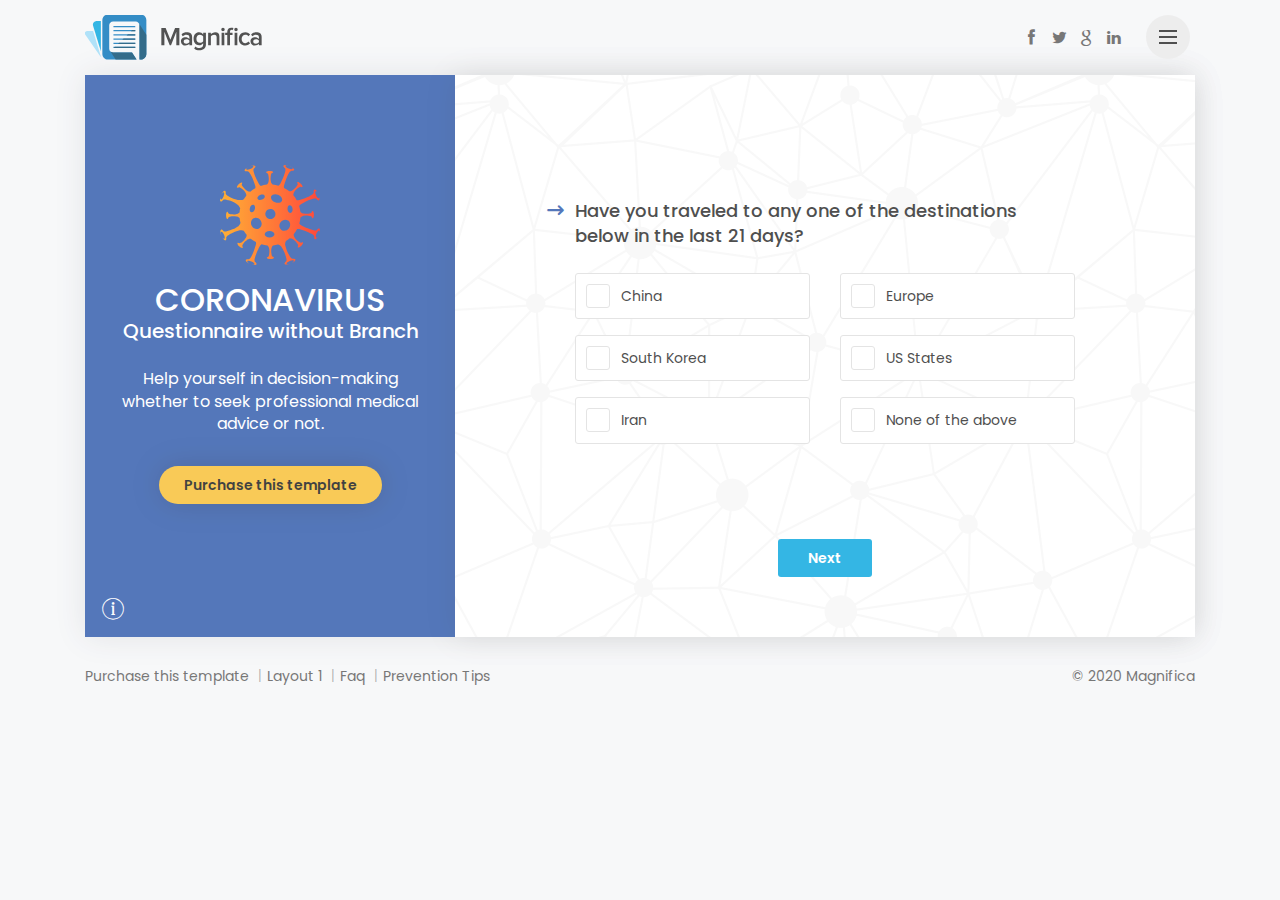
<file: without_branch_layout_2.html>
<!DOCTYPE html>
<html lang="en">

<head>
    <meta charset="utf-8">
    <meta http-equiv="X-UA-Compatible" content="IE=edge">
    <meta name="viewport" content="width=device-width, initial-scale=1, shrink-to-fit=no">
    <meta name="description" content="Magnifica Questionnaire Form Wizard includes Corona Virus Covid-19 questionnaire">
    <meta name="author" content="Ansonika">
    <title>Magnifica | Corona Virus Covid-19 Questionnaire Form Wizard by Ansonika</title>

    <!-- Favicons-->
    <link rel="shortcut icon" href="img/favicon.ico" type="image/x-icon">
    <link rel="apple-touch-icon" type="image/x-icon" href="img/apple-touch-icon-57x57-precomposed.png">
    <link rel="apple-touch-icon" type="image/x-icon" sizes="72x72" href="img/apple-touch-icon-72x72-precomposed.png">
    <link rel="apple-touch-icon" type="image/x-icon" sizes="114x114" href="img/apple-touch-icon-114x114-precomposed.png">
    <link rel="apple-touch-icon" type="image/x-icon" sizes="144x144" href="img/apple-touch-icon-144x144-precomposed.png">

    <!-- GOOGLE WEB FONT -->
    <link href="https://fonts.googleapis.com/css2?family=Poppins:wght@300;400;500;600;700&display=swap" rel="stylesheet">

    <!-- BASE CSS -->
    <link href="css/bootstrap.min.css" rel="stylesheet">
	<link href="css/menu.css" rel="stylesheet">
    <link href="css/style.css" rel="stylesheet">
	<link href="css/vendors.css" rel="stylesheet">

    <!-- YOUR CUSTOM CSS -->
    <link href="css/custom.css" rel="stylesheet">
	
	<!-- MODERNIZR MENU -->
	<script src="js/modernizr.js"></script>

</head>

<body>
	
	<div id="preloader">
		<div data-loader="circle-side"></div>
	</div><!-- /Preload -->
	
	<div id="loader_form">
		<div data-loader="circle-side-2"></div>
	</div><!-- /loader_form -->

	<header>
		<div class="container">
		    <div class="row">
                <div class="col-3">
                     <a href="index.html"><img src="img/logo.svg" alt="" width="178" height="45" class="d-none d-md-block"><img src="img/logo_mobile.svg" alt="" width="62" height="45" class="d-block d-md-none"></a>
                </div>
                <div class="col-9">
                    <div id="social">
                        <ul>
                            <li><a href="#0"><i class="icon-facebook"></i></a></li>
                            <li><a href="#0"><i class="icon-twitter"></i></a></li>
                            <li><a href="#0"><i class="icon-google"></i></a></li>
                            <li><a href="#0"><i class="icon-linkedin"></i></a></li>
                        </ul>
                    </div>
                    <!-- /social -->
					<a href="#0" class="cd-nav-trigger">Menu<span class="cd-icon"></span></a>
					<!-- /menu button -->
                    <nav>
						<ul class="cd-primary-nav">
							<li><a href="without_branch_layout_2.html" class="animated_link">Questionnaire without branch</a></li>
                            <li><a href="with_branch_layout_2.html" class="animated_link">Questionnaire with branch</a></li>
							<li><a href="prevention.html" class="animated_link">Prevention Tips</a></li>
							<li><a href="faq.html" class="animated_link">Faq</a></li>
							<li><a href="contacts.html" class="animated_link">Contact Us</a></li>
							<li><a href="#0" class="animated_link">Purchase Template</a></li>
						</ul>
					</nav>
					<!-- /menu -->
                </div>
            </div>
		</div>
		<!-- /container -->
	</header>
	<!-- /Header -->

	<div class="container">
    <div id="form_container">
        <div class="row no-gutters">
            <div class="col-lg-4">
                <div id="left_form">
                    <figure><img src="img/info_graphic_1.svg" alt="" width="100" height="100"></figure>
                    <h2>CORONAVIRUS <span>Questionnaire without Branch</span></h2>
                    <p>Help yourself in decision-making whether to seek professional medical advice or not.</p>
                    <a href="" class="btn_1 rounded yellow purchase" target="_parent">Purchase this template</a>
	                <a href="#wizard_container" class="btn_1 rounded mobile_btn yellow">Start Now!</a>
                    <a href="#0" id="more_info" data-toggle="modal" data-target="#more-info"><i class="pe-7s-info"></i></a>
                </div>
            </div>
            <div class="col-lg-8">
                <div id="wizard_container">
                    <div id="top-wizard">
                        <div id="progressbar"></div>
                        <span id="location"></span>
                    </div>
                    <!-- /top-wizard -->
                    <form id="wrapped" method="post">
                        <input id="website" name="website" type="text" value="">
                        <!-- Leave for security protection, read docs for details -->
                        <div id="middle-wizard">

                            <div class="step">
                                <h3 class="main_question"><i class="arrow_right"></i>Have you traveled to any one of the destinations below in the last 21 days?</h3>
                                <div class="row">
                                    <div class="col-lg-6">
                                        <div class="form-group">
                                            <label class="container_check version_2">China
                                                <input type="checkbox" name="question_1[]" value="China" class="required">
                                                <span class="checkmark"></span>
                                            </label>
                                        </div>
                                        <div class="form-group">
                                            <label class="container_check version_2">South Korea
                                                <input type="checkbox" name="question_1[]" value="South Korea" class="required">
                                                <span class="checkmark"></span>
                                            </label>
                                        </div>
                                        <div class="form-group">
                                            <label class="container_check version_2">Iran
                                                <input type="checkbox" name="question_1[]" value="Iran" class="required">
                                                <span class="checkmark"></span>
                                            </label>
                                        </div>
                                    </div>
                                    <div class="col-lg-6">
                                        <div class="form-group">
                                            <label class="container_check version_2">Europe
                                                <input type="checkbox" name="question_1[]" value="Europe" class="required">
                                                <span class="checkmark"></span>
                                            </label>
                                        </div>
                                        <div class="form-group">
                                            <label class="container_check version_2">US States
                                                <input type="checkbox" name="question_1[]" value="US States" class="required">
                                                <span class="checkmark"></span>
                                            </label>
                                        </div>
                                        <div class="form-group">
                                            <label class="container_check version_2">None of the above
                                                <input type="checkbox" name="question_1[]" value="Mobile Design" class="required">
                                                <span class="checkmark"></span>
                                            </label>
                                        </div>
                                    </div>
                                </div>
                                <!-- /row -->
                            </div>
                            <!-- /step-->

                            <div class="step">
                                <h3 class="main_question"><i class="arrow_right"></i>Have you recently been in contact with a person with Coronavirus?</h3>
                                <div class="form-group">
                                    <label class="container_radio version_2">Yes
                                        <input type="radio" name="question_2" value="Yes" class="required">
                                        <span class="checkmark"></span>
                                    </label>
                                    <label class="container_radio version_2">No
                                        <input type="radio" name="question_2" value="No" class="required">
                                        <span class="checkmark"></span>
                                    </label>
                                </div>
                            </div>
                            <!-- /step-->

                            <div class="step">
                                <h3 class="main_question"><i class="arrow_right"></i>Do you have fever higher than 100.3° F?</h3>
                                <div class="form-group">
                                    <label class="container_radio version_2">Yes
                                        <input type="radio" name="question_5" value="Yes" class="required">
                                        <span class="checkmark"></span>
                                    </label>
                                    <label class="container_radio version_2">No
                                        <input type="radio" name="question_5" value="No" class="required">
                                        <span class="checkmark"></span>
                                    </label>
                                </div>
                            </div>
                            <!-- /step-->

                            <div class="step">
                                <h3 class="main_question"><i class="arrow_right"></i>Do you have a runny nose?</h3>
                                <div class="form-group">
                                    <label class="container_radio version_2">Yes
                                        <input type="radio" name="question_6" value="Yes" class="required">
                                        <span class="checkmark"></span>
                                    </label>
                                    <label class="container_radio version_2">No
                                        <input type="radio" name="question_6" value="No" class="required">
                                        <span class="checkmark"></span>
                                    </label>
                                </div>
                            </div>
                            <!-- /step-->

                            <div class="step">
                                <h3 class="main_question"><i class="arrow_right"></i>Are you experiencing muscle aches, weakness, or lightheadedness?</h3>
                                <div class="form-group">
                                    <label class="container_radio version_2">Yes
                                        <input type="radio" name="question_7" value="Yes" class="required">
                                        <span class="checkmark"></span>
                                    </label>
                                    <label class="container_radio version_2">No
                                        <input type="radio" name="question_7" value="No" class="required">
                                        <span class="checkmark"></span>
                                    </label>
                                </div>
                            </div>
                            <!-- /step-->

                            <div class="step">
                                <h3 class="main_question"><i class="arrow_right"></i>Are you having diarrhea, stomach pain, vomiting?</h3>
                                <div class="form-group">
                                    <label class="container_radio version_2">Yes
                                        <input type="radio" name="question_8" value="Yes" class="required">
                                        <span class="checkmark"></span>
                                    </label>
                                    <label class="container_radio version_2">No
                                        <input type="radio" name="question_8" value="No" class="required">
                                        <span class="checkmark"></span>
                                    </label>
                                </div>
                            </div>
                            <!-- /step-->

                            <div class="step">
                                <h3 class="main_question"><i class="arrow_right"></i>Please fill with your personal data</h3>
                                <div class="form-group add_top_30">
                                    <label for="name">First and Last Name</label>
                                    <input type="text" name="name" id="name" class="form-control required" onchange="getVals(this, 'name_field');">
                                </div>
                                <div class="form-group">
                                    <label for="email">Email Address</label>
                                    <input type="email" name="email" id="email" class="form-control required" onchange="getVals(this, 'email_field');">
                                </div>
                                <div class="form-group">
                                    <label for="phone">Phone</label>
                                    <input type="text" name="phone" id="phone" class="form-control required">
                                </div>
                                <div class="row">
                                    <div class="col-lg-3 col-md-3 col-sm-3 col-4">
                                        <label for="age">Age</label>
                                        <div class="form-group radio_input">
                                            <input type="text" name="age" id="age" class="form-control required">
                                        </div>
                                    </div>
                                    <div class="col-lg-5 col-md-5 col-sm-6 col-8">
                                        <div class="form-group radio_input">
                                            <label class="container_radio mr-3">Male
                                                <input type="radio" name="gender" value="Male" class="required">
                                                <span class="checkmark"></span>
                                            </label>
                                            <label class="container_radio">Female
                                                <input type="radio" name="gender" value="Female" class="required">
                                                <span class="checkmark"></span>
                                            </label>
                                        </div>
                                    </div>
                                </div>
                                <!-- /row-->
                            </div>
                            <!-- /step-->

                            <div class="submit step" id="end">
                                <div class="summary">
                                    <div class="wrapper">
                                        <h3>Thank your for your time<br><span id="name_field"></span>!</h3>
                                        <p>We will contat you shorly at the following email address <strong id="email_field"></strong> and if necessary take measures.</p>
                                    </div>
                                    <div class="text-center">
                                        <div class="form-group terms">
                                            <label class="container_check">Please accept our <a href="#" data-toggle="modal" data-target="#terms-txt">Terms and conditions</a> before Submit
                                                <input type="checkbox" name="terms" value="Yes" class="required">
                                                <span class="checkmark"></span>
                                            </label>
                                        </div>
                                    </div>
                                </div>
                            </div>
                            <!-- /step last-->

                        </div>
                        <!-- /middle-wizard -->
                        <div id="bottom-wizard">
                            <button type="button" name="backward" class="backward">Prev</button>
                            <button type="button" name="forward" class="forward">Next</button>
                            <button type="submit" name="process" class="submit">Submit</button>
                        </div>
                        <!-- /bottom-wizard -->
                    </form>
                </div>
                <!-- /Wizard container -->
            </div>
        </div><!-- /Row -->
    </div><!-- /Form_container -->
</div>
<!-- /container -->

<div class="container">
    <footer id="home" class="clearfix">
        <p>© 2020 Magnifica</p>
        <ul>
            <li><a href="#0" class="animated_link">Purchase this template</a></li>
            <li><a href="index.html" class="animated_link">Layout 1</a></li>
            <li><a href="faq.html" class="animated_link">Faq</a></li>
            <li><a href="prevention.html" class="animated_link">Prevention Tips</a></li>
        </ul>
    </footer>
    <!-- end footer-->
</div>
<!-- /container -->

<div class="cd-overlay-nav">
    <span></span>
</div>
<!-- /cd-overlay-nav -->
<div class="cd-overlay-content">
    <span></span>
</div>
<!-- /cd-overlay-content -->

	<!-- Modal terms -->
	<div class="modal fade" id="terms-txt" tabindex="-1" role="dialog" aria-labelledby="termsLabel" aria-hidden="true">
		<div class="modal-dialog modal-dialog-centered">
			<div class="modal-content">
				<div class="modal-header">
					<h4 class="modal-title" id="termsLabel">Terms and conditions</h4>
					<button type="button" class="close" data-dismiss="modal" aria-hidden="true">&times;</button>
				</div>
				<div class="modal-body">
					<p>Lorem ipsum dolor sit amet, in porro albucius qui, in <strong>nec quod novum accumsan</strong>, mei ludus tamquam dolores id. No sit debitis meliore postulant, per ex prompta alterum sanctus, pro ne quod dicunt sensibus.</p>
					<p>Lorem ipsum dolor sit amet, in porro albucius qui, in nec quod novum accumsan, mei ludus tamquam dolores id. No sit debitis meliore postulant, per ex prompta alterum sanctus, pro ne quod dicunt sensibus. Lorem ipsum dolor sit amet, <strong>in porro albucius qui</strong>, in nec quod novum accumsan, mei ludus tamquam dolores id. No sit debitis meliore postulant, per ex prompta alterum sanctus, pro ne quod dicunt sensibus.</p>
					<p>Lorem ipsum dolor sit amet, in porro albucius qui, in nec quod novum accumsan, mei ludus tamquam dolores id. No sit debitis meliore postulant, per ex prompta alterum sanctus, pro ne quod dicunt sensibus.</p>
				</div>
				<div class="modal-footer">
					<button type="button" class="btn_1" data-dismiss="modal">Close</button>
				</div>
			</div>
			<!-- /.modal-content -->
		</div>
		<!-- /.modal-dialog -->
	</div>
	<!-- /.modal -->

	<!-- Modal info -->
	<div class="modal fade" id="more-info" tabindex="-1" role="dialog" aria-labelledby="more-infoLabel" aria-hidden="true">
		<div class="modal-dialog modal-dialog-centered">
			<div class="modal-content">
				<div class="modal-header">
					<h4 class="modal-title" id="more-infoLabel">Frequently asked questions</h4>
					<button type="button" class="close" data-dismiss="modal" aria-hidden="true">&times;</button>
				</div>
				<div class="modal-body">
					<p>Lorem ipsum dolor sit amet, in porro albucius qui, in <strong>nec quod novum accumsan</strong>, mei ludus tamquam dolores id. No sit debitis meliore postulant, per ex prompta alterum sanctus, pro ne quod dicunt sensibus.</p>
					<p>Lorem ipsum dolor sit amet, in porro albucius qui, in nec quod novum accumsan, mei ludus tamquam dolores id. No sit debitis meliore postulant, per ex prompta alterum sanctus, pro ne quod dicunt sensibus. Lorem ipsum dolor sit amet, <strong>in porro albucius qui</strong>, in nec quod novum accumsan, mei ludus tamquam dolores id. No sit debitis meliore postulant, per ex prompta alterum sanctus, pro ne quod dicunt sensibus.</p>
					<p>Lorem ipsum dolor sit amet, in porro albucius qui, in nec quod novum accumsan, mei ludus tamquam dolores id. No sit debitis meliore postulant, per ex prompta alterum sanctus, pro ne quod dicunt sensibus.</p>
				</div>
				<div class="modal-footer">
					<button type="button" class="btn_1" data-dismiss="modal">Close</button>
				</div>
			</div>
			<!-- /.modal-content -->
		</div>
		<!-- /.modal-dialog -->
	</div>
	<!-- /.modal -->
	
	<!-- COMMON SCRIPTS -->
	<script src="js/jquery-3.5.1.min.js"></script>
    <script src="js/common_scripts.min.js"></script>
	<script src="js/velocity.min.js"></script>
	<script src="js/common_functions.js"></script>

	<!-- Wizard script without branch -->
	<script src="js/wizard_without_branch.js"></script>

</body>
</html>
</file>
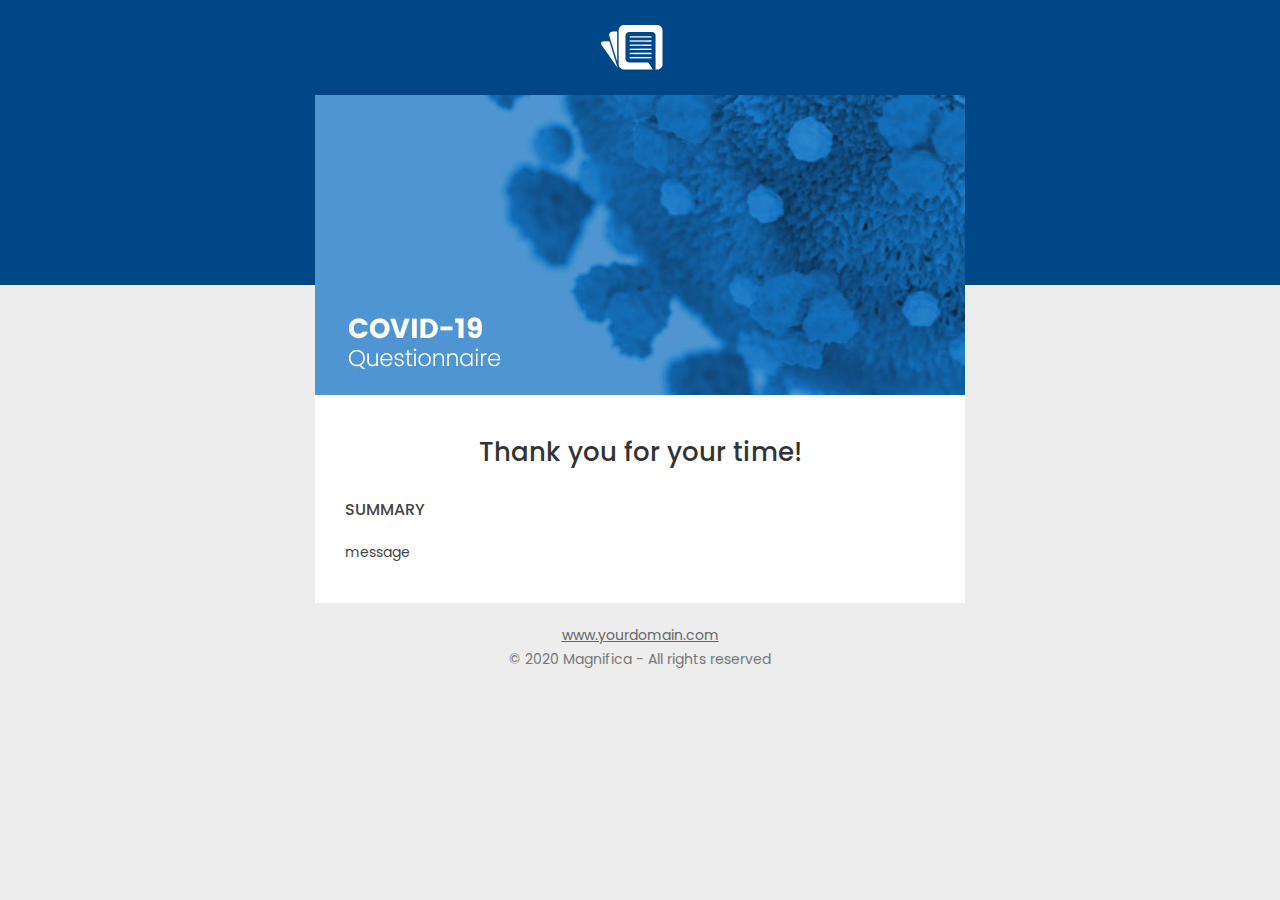
<file: phpmailer/confirmation.html>
<!DOCTYPE html>
<html lang="en" xmlns="http://www.w3.org/1999/xhtml">

<head>
    <!--[if gte mso 15]>
    <xml>
        <o:OfficeDocumentSettings>
        <o:AllowPNG/>
        <o:PixelsPerInch>96</o:PixelsPerInch>
        </o:OfficeDocumentSettings>
    </xml>
    <![endif]-->
    <meta http-equiv="Content-Type" content="text/html; charset=utf-8">
    <meta name="viewport" content="width=device-width, initial-scale=1">
    <meta http-equiv="X-UA-Compatible" content="IE=edge">
    <meta name="format-detection" content="date=no">
    <meta name="format-detection" content="address=no">
    <meta name="format-detection" content="telephone=no">
    <title>MAGNIFICA Email Template</title>

    <!-- GOOGLE WEB FONT -->
    <link href="https://fonts.googleapis.com/css2?family=Poppins:wght@300;400;500;600;700&display=swap" rel="stylesheet">

    <style>
    *{
        -webkit-font-smoothing: antialiased;
        -moz-osx-font-smoothing: grayscale;
    }

    body {
        padding: 0 !important;
        margin: 0 !important;
        display: block !important;
        min-width: 100% !important;
        width: 100% !important;
        background: #ededed;
        font-family: 'Poppins', Helvetica, sans-serif;
        -webkit-text-size-adjust: none;
    }

    a {
        color: #409fff;
        text-decoration: none;
    }

    p {
        padding: 0 !important;
        margin: 0 !important;
    }

    strong {
        font-weight: 500 !important;
    }

    img {
        -ms-interpolation-mode: bicubic;
        /* Allow smoother rendering of resized image in Internet Explorer */
    }

    /* Mobile styles */
    @media only screen and (max-width:525px) {

        .mobile-br-15 {
            height: 15px !important;
        }

        .m-td,
        .m-td,
        .m-td{
            display: none !important;
            width: 0 !important;
            height: 0 !important;
            font-size: 0 !important;
            line-height: 0 !important;
            min-height: 0 !important;
        }

        .img-m-center{
            text-align: center !important;
        }

        .text-r-m-center,
        .text-white-top,
        .text-white-top{
            text-align: center !important;
        }

        .fluid-img img,
        .fluid-img img {
            width: 100% !important;
            max-width: 100% !important;
            height: auto !important;
        }

        .mobile-shell {
            width: 100% !important;
            min-width: 100% !important;
        }

        .center {
            margin: 0 auto;
        }

        .td{
            width: 100% !important;
            min-width: 100% !important;
        }

        .content-spacing {
            width: 15px !important;
        }

    }
    </style>
</head>

<body class="body" style="padding:0 !important; margin:0 !important; display:block !important; min-width:100% !important; width:100% !important; background:#ededed; -webkit-text-size-adjust:none;">
    <table width="100%" border="0" cellspacing="0" cellpadding="0" bgcolor="#ededed">
        <tr>
            <td align="center" valign="top">
                <!-- 3/ Header -->
                <table width="100%" border="0" cellspacing="0" cellpadding="0" bgcolor="#004787">
                    <tr>
                        <td align="center">
                            <table width="650" border="0" cellspacing="0" cellpadding="0" class="mobile-shell">
                                <tr>
                                    <td class="td" style="width:650px; min-width:650px; font-size:0pt; line-height:0pt; padding:0; margin:0; font-weight:normal;">
                                        <!-- Header -->
                                        <table width="100%" border="0" cellspacing="0" cellpadding="0">
                                            <tr>
                                                <td>
                                                    <table width="100%" border="0" cellspacing="0" cellpadding="0" class="spacer" style="font-size:0pt; line-height:0pt; text-align:center; width:100%; min-width:100%">
                                                        <tr>
                                                            <td height="25" class="spacer" style="font-size:0pt; line-height:0pt; text-align:center; width:100%; min-width:100%">&nbsp;</td>
                                                        </tr>
                                                    </table>
                                                    <table width="100%" border="0" cellspacing="0" cellpadding="0">
                                                        <tr>
                                                            <td>
                                                                <div class="img" style="font-size:0pt; line-height:0pt; text-align:center">
                                                                    <div class="img-m-center" style="font-size:0pt; line-height:0pt">
                                                                        <a href="#" target="_blank">
                                                                            <img src="images/logo.png" border="0" width="79" height="45" alt="" />
                                                                        </a>
                                                                    </div>
                                                                </div>
                                                            </td>
                                                        </tr>
                                                    </table>
                                                    <table width="100%" border="0" cellspacing="0" cellpadding="0" class="spacer" style="font-size:0pt; line-height:0pt; text-align:center; width:100%; min-width:100%">
                                                        <tr>
                                                            <td height="25" class="spacer" style="font-size:0pt; line-height:0pt; text-align:center; width:100%; min-width:100%">&nbsp;</td>
                                                        </tr>
                                                    </table>
                                                </td>
                                            </tr>
                                        </table>
                                        <!-- END Header -->
                                    </td>
                                </tr>
                            </table>
                        </td>
                    </tr>
                </table>
                <!-- END 3/ Header -->
                <!-- Section 1 -->
                <table width="100%" border="0" cellspacing="0" cellpadding="0" bgcolor="#ededed">
                    <tr>
                        <td valign="top" class="m-td" style="font-size:0pt; line-height:0pt; text-align:left">
                            <table width="100%" border="0" cellspacing="0" cellpadding="0" bgcolor="#004787" style="font-size:0pt; line-height:0pt; text-align:center; width:100%; min-width:100%">
                                <tr>
                                    <td bgcolor="#004787" height="190" style="font-size:0pt; line-height:0pt; text-align:center; width:100%; min-width:100%">&nbsp;</td>
                                </tr>
                            </table>
                        </td>
                        <td width="650" align="center">
                            <table width="650" border="0" cellspacing="0" cellpadding="0" class="mobile-shell" bgcolor="#edfeff">
                                <tr>
                                    <td class="td" style="width:650px; min-width:650px; font-size:0pt; line-height:0pt; padding:0; margin:0; font-weight:normal;">
                                        <table width="100%" border="0" cellspacing="0" cellpadding="0">
                                            <tr>
                                                <td class="img" style="font-size:0pt; line-height:0pt; text-align:left" width="0"></td>
                                                <td>
                                                    <div class="fluid-img" style="font-size:0pt; line-height:0pt;">
                                                        <div class="img-center" style="font-size:0pt; line-height:0pt; text-align:center">
                                                            <img src="images/main.jpg" border="0" width="650" height="300" alt="" />
                                                        </div>
                                                    </div>
                                                </td>
                                                <td class="img" style="font-size:0pt; line-height:0pt; text-align:left" width="0"></td>
                                            </tr>
                                        </table>
                                    </td>
                                </tr>
                            </table>
                            <table width="650" border="0" cellspacing="0" cellpadding="0" class="mobile-shell">
                                <tr>
                                    <td>
                                        <table width="100%" border="0" cellspacing="0" cellpadding="0" bgcolor="#ffffff">
                                            <tr>
                                                <td class="content-spacing" style="font-size:0pt; line-height:0pt; text-align:left" width="30"></td>
                                                <td>
                                                    <table width="100%" border="0" cellspacing="0" cellpadding="0" class="spacer" style="font-size:0pt; line-height:0pt; text-align:center; width:100%; min-width:100%">
                                                        <tr>
                                                            <td height="40" class="spacer" style="font-size:0pt; line-height:0pt; text-align:center; width:100%; min-width:100%">&nbsp;</td>
                                                        </tr>
                                                    </table>
                                                    <div style="color:#333333; font-family: 'Poppins', Helvetica, sans-serif; font-size:26px; line-height:34px; text-align:center; font-weight: 500;">Thank you for your time!</div>
                                                    <table width="100%" border="0" cellspacing="0" cellpadding="0" class="spacer" style="font-size:0pt; line-height:0pt; text-align:center; width:100%; min-width:100%">
                                                        <tr>
                                                            <td height="30" class="spacer" style="font-size:0pt; line-height:0pt; text-align:center; width:100%; min-width:100%">&nbsp;</td>
                                                        </tr>
                                                    </table>
                                                    <!-- ////////// The email body message -->
                                                    <div style="color:#444444; font-family: 'Poppins', Helvetica, sans-serif; font-size:14px; line-height:21px; text-align:left">
                                                        <span style="font-weight: 500; font-size:16px;">SUMMARY</span><br /><br />message
                                                    </div>
                                                    <!-- ////////// The email body message -->
                                                    <table width="100%" border="0" cellspacing="0" cellpadding="0" class="spacer" style="font-size:0pt; line-height:0pt; text-align:center; width:100%; min-width:100%">
                                                        <tr>
                                                            <td height="40" class="spacer" style="font-size:0pt; line-height:0pt; text-align:center; width:100%; min-width:100%">&nbsp;</td>
                                                        </tr>
                                                    </table>
                                                </td>
                                                <td class="content-spacing" style="font-size:0pt; line-height:0pt; text-align:left" width="30"></td>
                                            </tr>
                                        </table>
                                    </td>
                                </tr>
                                <tr>
                                    <td>
                                        <table width="100%" border="0" cellspacing="0" cellpadding="0" class="spacer" style="font-size:0pt; line-height:0pt; text-align:center; width:100%; min-width:100%">
                                            <tr>
                                                <td height="20" class="spacer" style="font-size:0pt; line-height:0pt; text-align:center; width:100%; min-width:100%">&nbsp;</td>
                                            </tr>
                                        </table>
                                    </td>
                                </tr>
                            </table>
                        </td>
                        <td valign="top" class="m-td" style="font-size:0pt; line-height:0pt; text-align:left">
                            <table width="100%" border="0" cellspacing="0" cellpadding="0" bgcolor="#004787" style="font-size:0pt; line-height:0pt; text-align:center; width:100%; min-width:100%">
                                <tr>
                                    <td bgcolor="#004787" height="190" style="font-size:0pt; line-height:0pt; text-align:center; width:100%; min-width:100%">&nbsp;</td>
                                </tr>
                            </table>
                        </td>
                    </tr>
                </table>
                <!-- END Section 1 -->
                <!-- Footer -->
                <table width="100%" border="0" cellspacing="0" cellpadding="0">
                    <tr>
                        <td align="center">
                            <table width="650" border="0" cellspacing="0" cellpadding="0" class="mobile-shell">
                                <tr>
                                    <td class="td" style="width:650px; min-width:650px; font-size:0pt; line-height:0pt; padding:0; margin:0; font-weight:normal;">
                                        <table width="100%" border="0" cellspacing="0" cellpadding="0">
                                            <tr>
                                                <td align="center">
                                                    <div class="text-r-m-center" style="color:#777777; font-family: 'Poppins', Helvetica, sans-serif; font-size:14px; line-height:24px; text-align:center">
                                                        <a href="#" target="_blank" style="color:#666666; text-decoration:underline"><span style="color:#666666; text-decoration:underline">www.yourdomain.com</span></a>
                                                        <br />
                                                        &copy; 2020 Magnifica - All rights reserved
                                                    </div>
                                                </td>
                                            </tr>
                                        </table>
                                        <table width="100%" border="0" cellspacing="0" cellpadding="0" class="spacer" style="font-size:0pt; line-height:0pt; text-align:center; width:100%; min-width:100%">
                                            <tr>
                                                <td height="40" class="spacer" style="font-size:0pt; line-height:0pt; text-align:center; width:100%; min-width:100%">&nbsp;</td>
                                            </tr>
                                        </table>
                                    </td>
                                </tr>
                            </table>
                        </td>
                    </tr>
                </table>
                <!-- END Footer -->
                <div style="font-size:0pt; line-height:0pt;" class="mobile-br-15"></div>
            </td>
        </tr>
    </table>

</body>
</html>
</file>
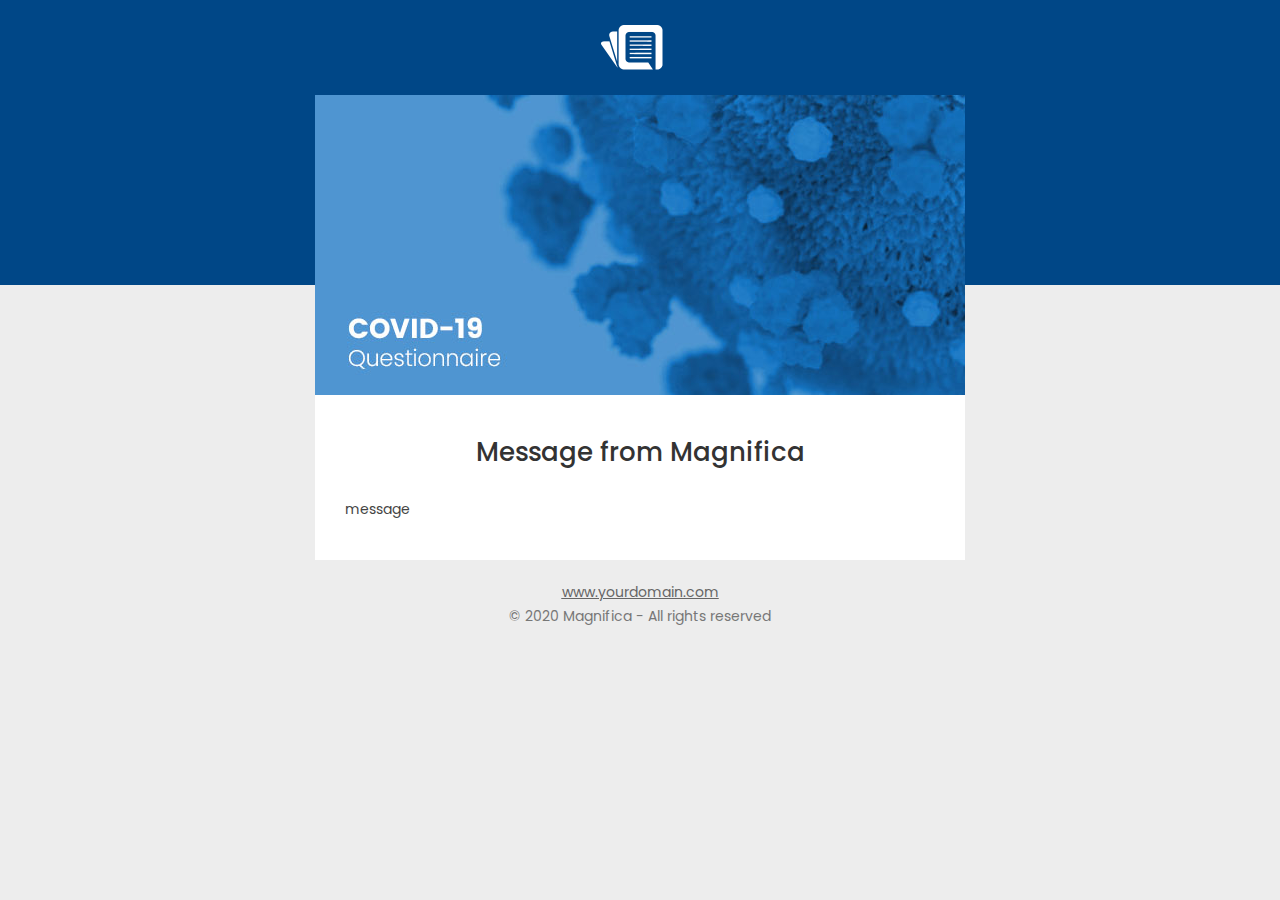
<file: phpmailer/template-email.html>
<!DOCTYPE html>
<html lang="en" xmlns="http://www.w3.org/1999/xhtml">

<head>
    <!--[if gte mso 15]>
    <xml>
        <o:OfficeDocumentSettings>
        <o:AllowPNG/>
        <o:PixelsPerInch>96</o:PixelsPerInch>
        </o:OfficeDocumentSettings>
    </xml>
    <![endif]-->
    <meta http-equiv="Content-Type" content="text/html; charset=utf-8">
    <meta name="viewport" content="width=device-width, initial-scale=1">
    <meta http-equiv="X-UA-Compatible" content="IE=edge">
    <meta name="format-detection" content="date=no">
    <meta name="format-detection" content="address=no">
    <meta name="format-detection" content="telephone=no">
    <title>MAGNIFICA Email Template</title>

    <!-- GOOGLE WEB FONT -->
    <link href="https://fonts.googleapis.com/css2?family=Poppins:wght@300;400;500;600;700&display=swap" rel="stylesheet">

    <style>
    *{
        -webkit-font-smoothing: antialiased;
        -moz-osx-font-smoothing: grayscale;
    }

    body {
        padding: 0 !important;
        margin: 0 !important;
        display: block !important;
        min-width: 100% !important;
        width: 100% !important;
        background: #ededed;
        font-family: 'Poppins', Helvetica, sans-serif;
        -webkit-text-size-adjust: none;
    }

    a {
        color: #409fff;
        text-decoration: none;
    }

    p {
        padding: 0 !important;
        margin: 0 !important;
    }

    strong {
        font-weight: 500 !important;
    }

    img {
        -ms-interpolation-mode: bicubic;
        /* Allow smoother rendering of resized image in Internet Explorer */
    }

    /* Mobile styles */
    @media only screen and (max-width:525px) {

        .mobile-br-15 {
            height: 15px !important;
        }

        .m-td,
        .m-td,
        .m-td{
            display: none !important;
            width: 0 !important;
            height: 0 !important;
            font-size: 0 !important;
            line-height: 0 !important;
            min-height: 0 !important;
        }

        .img-m-center{
            text-align: center !important;
        }

        .text-r-m-center,
        .text-white-top,
        .text-white-top{
            text-align: center !important;
        }

        .fluid-img img,
        .fluid-img img {
            width: 100% !important;
            max-width: 100% !important;
            height: auto !important;
        }

        .mobile-shell {
            width: 100% !important;
            min-width: 100% !important;
        }

        .center {
            margin: 0 auto;
        }

        .td{
            width: 100% !important;
            min-width: 100% !important;
        }

        .content-spacing {
            width: 15px !important;
        }

    }
    </style>
</head>

<body class="body" style="padding:0 !important; margin:0 !important; display:block !important; min-width:100% !important; width:100% !important; background:#ededed; -webkit-text-size-adjust:none;">
    <table width="100%" border="0" cellspacing="0" cellpadding="0" bgcolor="#ededed">
        <tr>
            <td align="center" valign="top">
                <!-- 3/ Header -->
                <table width="100%" border="0" cellspacing="0" cellpadding="0" bgcolor="#004787">
                    <tr>
                        <td align="center">
                            <table width="650" border="0" cellspacing="0" cellpadding="0" class="mobile-shell">
                                <tr>
                                    <td class="td" style="width:650px; min-width:650px; font-size:0pt; line-height:0pt; padding:0; margin:0; font-weight:normal;">
                                        <!-- Header -->
                                        <table width="100%" border="0" cellspacing="0" cellpadding="0">
                                            <tr>
                                                <td>
                                                    <table width="100%" border="0" cellspacing="0" cellpadding="0" class="spacer" style="font-size:0pt; line-height:0pt; text-align:center; width:100%; min-width:100%">
                                                        <tr>
                                                            <td height="25" class="spacer" style="font-size:0pt; line-height:0pt; text-align:center; width:100%; min-width:100%">&nbsp;</td>
                                                        </tr>
                                                    </table>
                                                    <table width="100%" border="0" cellspacing="0" cellpadding="0">
                                                        <tr>
                                                            <td>
                                                                <div class="img" style="font-size:0pt; line-height:0pt; text-align:center">
                                                                    <div class="img-m-center" style="font-size:0pt; line-height:0pt">
                                                                        <a href="#" target="_blank">
                                                                            <img src="images/logo.png" border="0" width="79" height="45" alt="" />
                                                                        </a>
                                                                    </div>
                                                                </div>
                                                            </td>
                                                        </tr>
                                                    </table>
                                                    <table width="100%" border="0" cellspacing="0" cellpadding="0" class="spacer" style="font-size:0pt; line-height:0pt; text-align:center; width:100%; min-width:100%">
                                                        <tr>
                                                            <td height="25" class="spacer" style="font-size:0pt; line-height:0pt; text-align:center; width:100%; min-width:100%">&nbsp;</td>
                                                        </tr>
                                                    </table>
                                                </td>
                                            </tr>
                                        </table>
                                        <!-- END Header -->
                                    </td>
                                </tr>
                            </table>
                        </td>
                    </tr>
                </table>
                <!-- END 3/ Header -->
                <!-- Section 1 -->
                <table width="100%" border="0" cellspacing="0" cellpadding="0" bgcolor="#ededed">
                    <tr>
                        <td valign="top" class="m-td" style="font-size:0pt; line-height:0pt; text-align:left">
                            <table width="100%" border="0" cellspacing="0" cellpadding="0" bgcolor="#004787" style="font-size:0pt; line-height:0pt; text-align:center; width:100%; min-width:100%">
                                <tr>
                                    <td bgcolor="#004787" height="190" style="font-size:0pt; line-height:0pt; text-align:center; width:100%; min-width:100%">&nbsp;</td>
                                </tr>
                            </table>
                        </td>
                        <td width="650" align="center">
                            <table width="650" border="0" cellspacing="0" cellpadding="0" class="mobile-shell" bgcolor="#edfeff">
                                <tr>
                                    <td class="td" style="width:650px; min-width:650px; font-size:0pt; line-height:0pt; padding:0; margin:0; font-weight:normal;">
                                        <table width="100%" border="0" cellspacing="0" cellpadding="0">
                                            <tr>
                                                <td class="img" style="font-size:0pt; line-height:0pt; text-align:left" width="0"></td>
                                                <td>
                                                    <div class="fluid-img" style="font-size:0pt; line-height:0pt;">
                                                        <div class="img-center" style="font-size:0pt; line-height:0pt; text-align:center">
                                                            <img src="images/main.jpg" border="0" width="650" height="300" alt="" />
                                                        </div>
                                                    </div>
                                                </td>
                                                <td class="img" style="font-size:0pt; line-height:0pt; text-align:left" width="0"></td>
                                            </tr>
                                        </table>
                                    </td>
                                </tr>
                            </table>
                            <table width="650" border="0" cellspacing="0" cellpadding="0" class="mobile-shell">
                                <tr>
                                    <td>
                                        <table width="100%" border="0" cellspacing="0" cellpadding="0" bgcolor="#ffffff">
                                            <tr>
                                                <td class="content-spacing" style="font-size:0pt; line-height:0pt; text-align:left" width="30"></td>
                                                <td>
                                                    <table width="100%" border="0" cellspacing="0" cellpadding="0" class="spacer" style="font-size:0pt; line-height:0pt; text-align:center; width:100%; min-width:100%">
                                                        <tr>
                                                            <td height="40" class="spacer" style="font-size:0pt; line-height:0pt; text-align:center; width:100%; min-width:100%">&nbsp;</td>
                                                        </tr>
                                                    </table>
                                                    <div style="color:#333333; font-family: 'Poppins', Helvetica, sans-serif; font-size:26px; line-height:34px; text-align:center; font-weight: 500;">Message from Magnifica</div>
                                                    <table width="100%" border="0" cellspacing="0" cellpadding="0" class="spacer" style="font-size:0pt; line-height:0pt; text-align:center; width:100%; min-width:100%">
                                                        <tr>
                                                            <td height="30" class="spacer" style="font-size:0pt; line-height:0pt; text-align:center; width:100%; min-width:100%">&nbsp;</td>
                                                        </tr>
                                                    </table>
                                                    <!-- ////////// The email body message -->
                                                    <div style="color:#444444; font-family: 'Poppins', Helvetica, sans-serif; font-size:14px; line-height:21px; text-align:left">
                                                        message
                                                    </div>
                                                    <!-- ////////// The email body message -->
                                                    <table width="100%" border="0" cellspacing="0" cellpadding="0" class="spacer" style="font-size:0pt; line-height:0pt; text-align:center; width:100%; min-width:100%">
                                                        <tr>
                                                            <td height="40" class="spacer" style="font-size:0pt; line-height:0pt; text-align:center; width:100%; min-width:100%">&nbsp;</td>
                                                        </tr>
                                                    </table>
                                                </td>
                                                <td class="content-spacing" style="font-size:0pt; line-height:0pt; text-align:left" width="30"></td>
                                            </tr>
                                        </table>
                                    </td>
                                </tr>
                                <tr>
                                    <td>
                                        <table width="100%" border="0" cellspacing="0" cellpadding="0" class="spacer" style="font-size:0pt; line-height:0pt; text-align:center; width:100%; min-width:100%">
                                            <tr>
                                                <td height="20" class="spacer" style="font-size:0pt; line-height:0pt; text-align:center; width:100%; min-width:100%">&nbsp;</td>
                                            </tr>
                                        </table>
                                    </td>
                                </tr>
                            </table>
                        </td>
                        <td valign="top" class="m-td" style="font-size:0pt; line-height:0pt; text-align:left">
                            <table width="100%" border="0" cellspacing="0" cellpadding="0" bgcolor="#004787" style="font-size:0pt; line-height:0pt; text-align:center; width:100%; min-width:100%">
                                <tr>
                                    <td bgcolor="#004787" height="190" style="font-size:0pt; line-height:0pt; text-align:center; width:100%; min-width:100%">&nbsp;</td>
                                </tr>
                            </table>
                        </td>
                    </tr>
                </table>
                <!-- END Section 1 -->
                <!-- Footer -->
                <table width="100%" border="0" cellspacing="0" cellpadding="0">
                    <tr>
                        <td align="center">
                            <table width="650" border="0" cellspacing="0" cellpadding="0" class="mobile-shell">
                                <tr>
                                    <td class="td" style="width:650px; min-width:650px; font-size:0pt; line-height:0pt; padding:0; margin:0; font-weight:normal;">
                                        <table width="100%" border="0" cellspacing="0" cellpadding="0">
                                            <tr>
                                                <td align="center">
                                                    <div class="text-r-m-center" style="color:#777777; font-family: 'Poppins', Helvetica, sans-serif; font-size:14px; line-height:24px; text-align:center">
                                                        <a href="#" target="_blank" style="color:#666666; text-decoration:underline"><span style="color:#666666; text-decoration:underline">www.yourdomain.com</span></a>
                                                        <br />
                                                        &copy; 2020 Magnifica - All rights reserved
                                                    </div>
                                                </td>
                                            </tr>
                                        </table>
                                        <table width="100%" border="0" cellspacing="0" cellpadding="0" class="spacer" style="font-size:0pt; line-height:0pt; text-align:center; width:100%; min-width:100%">
                                            <tr>
                                                <td height="40" class="spacer" style="font-size:0pt; line-height:0pt; text-align:center; width:100%; min-width:100%">&nbsp;</td>
                                            </tr>
                                        </table>
                                    </td>
                                </tr>
                            </table>
                        </td>
                    </tr>
                </table>
                <!-- END Footer -->
                <div style="font-size:0pt; line-height:0pt;" class="mobile-br-15"></div>
            </td>
        </tr>
    </table>

</body>
</html>
</file>
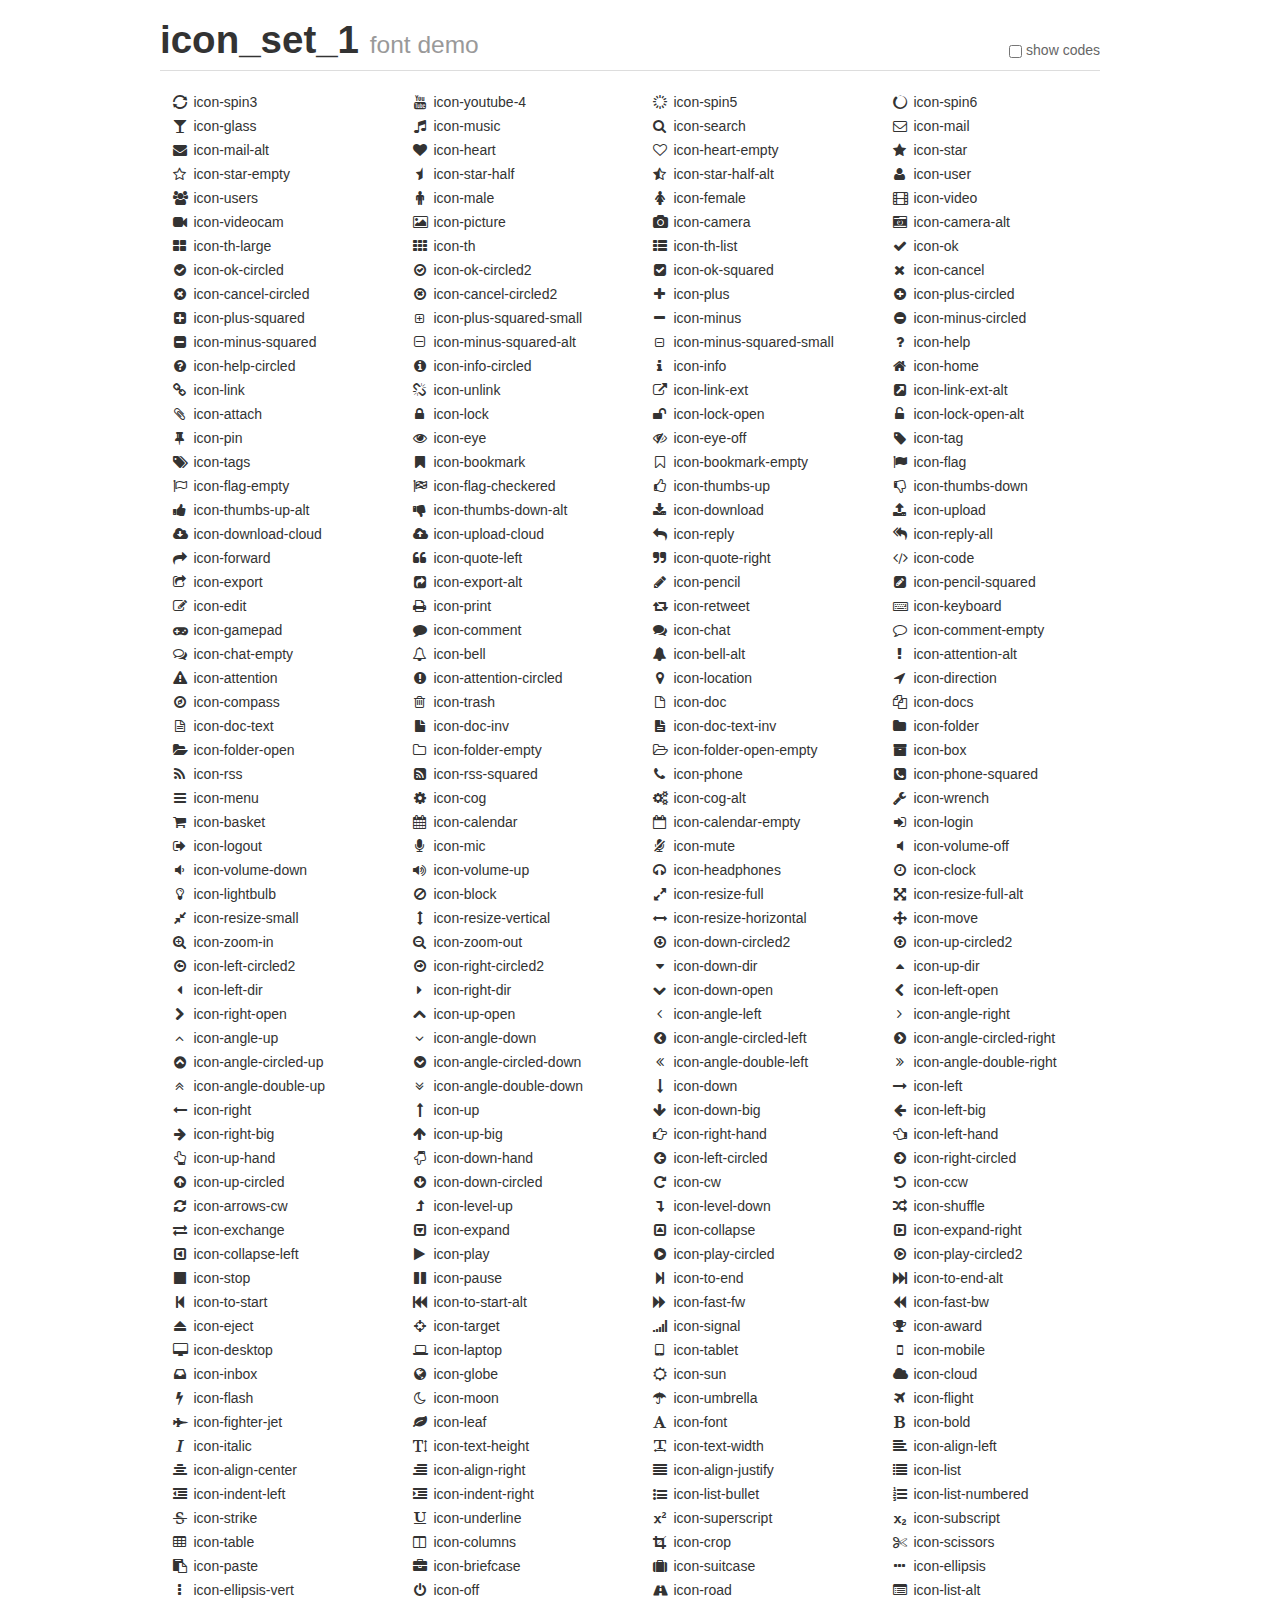
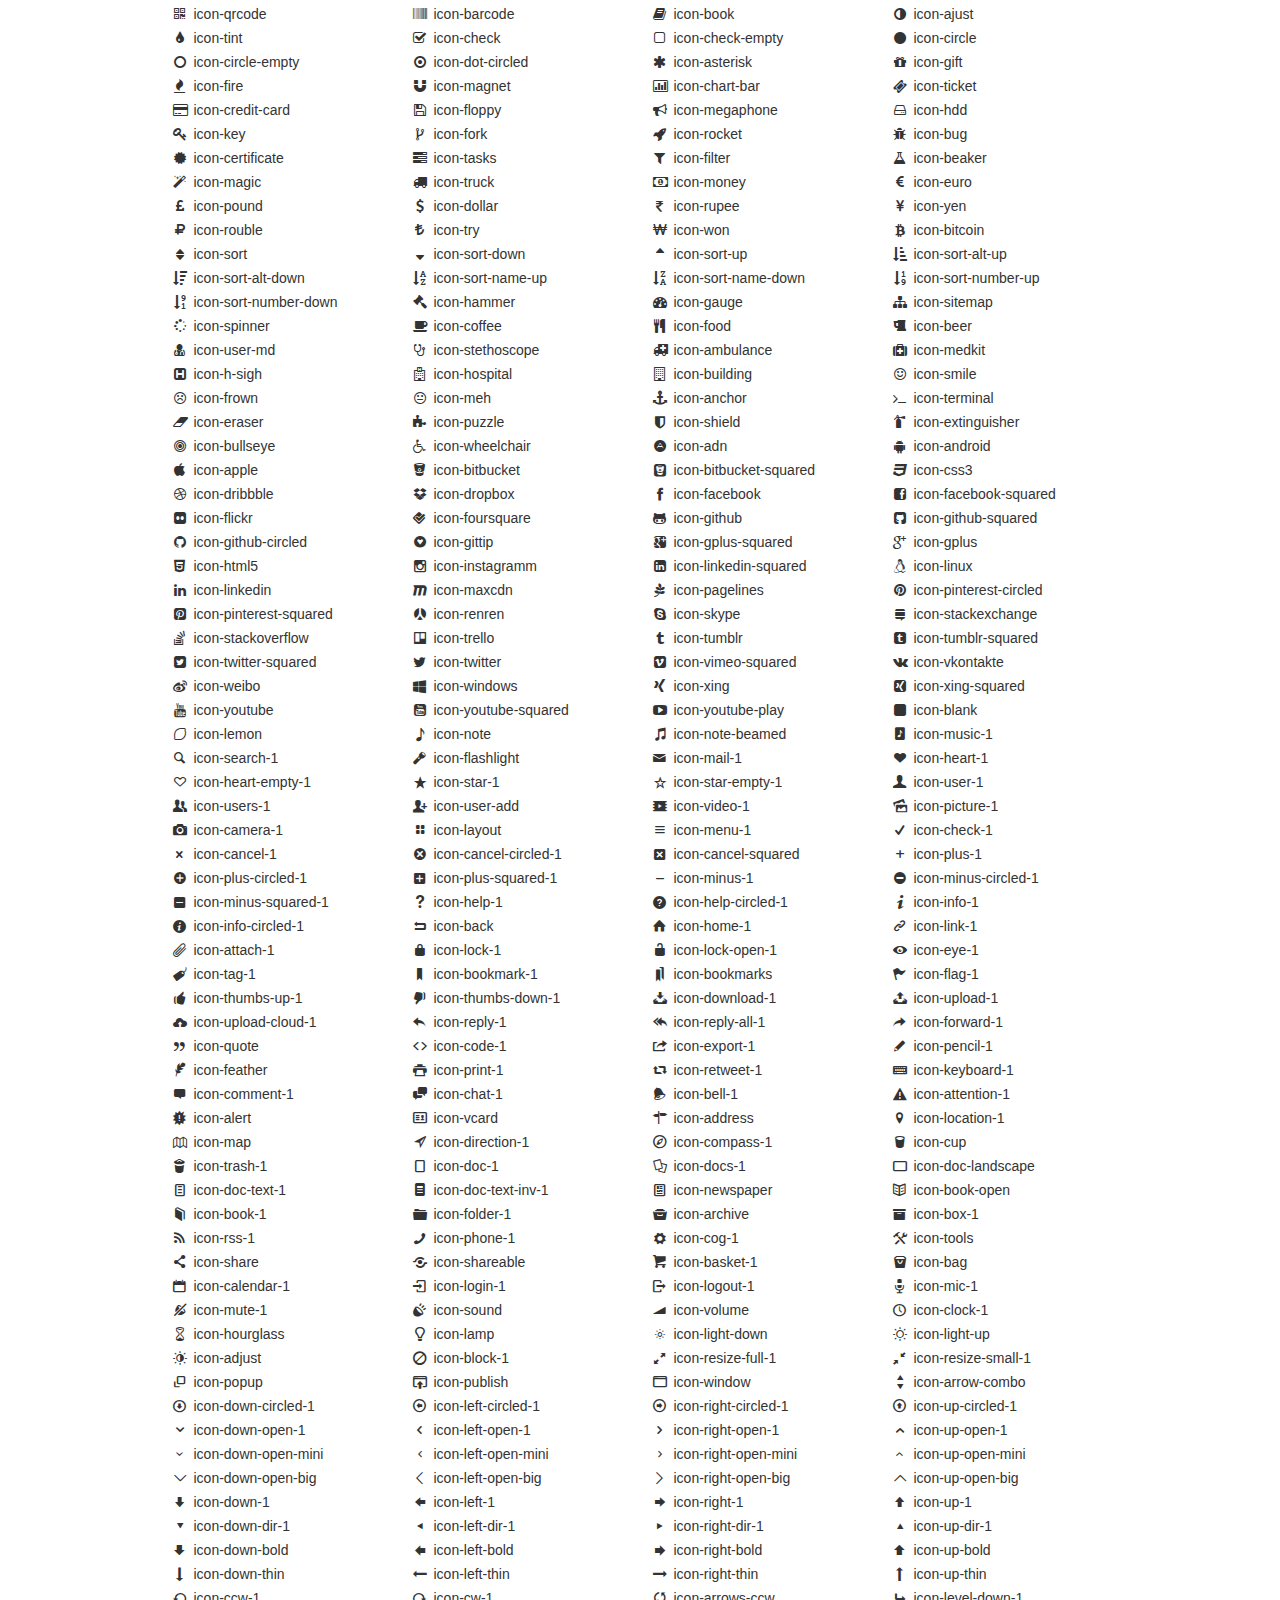
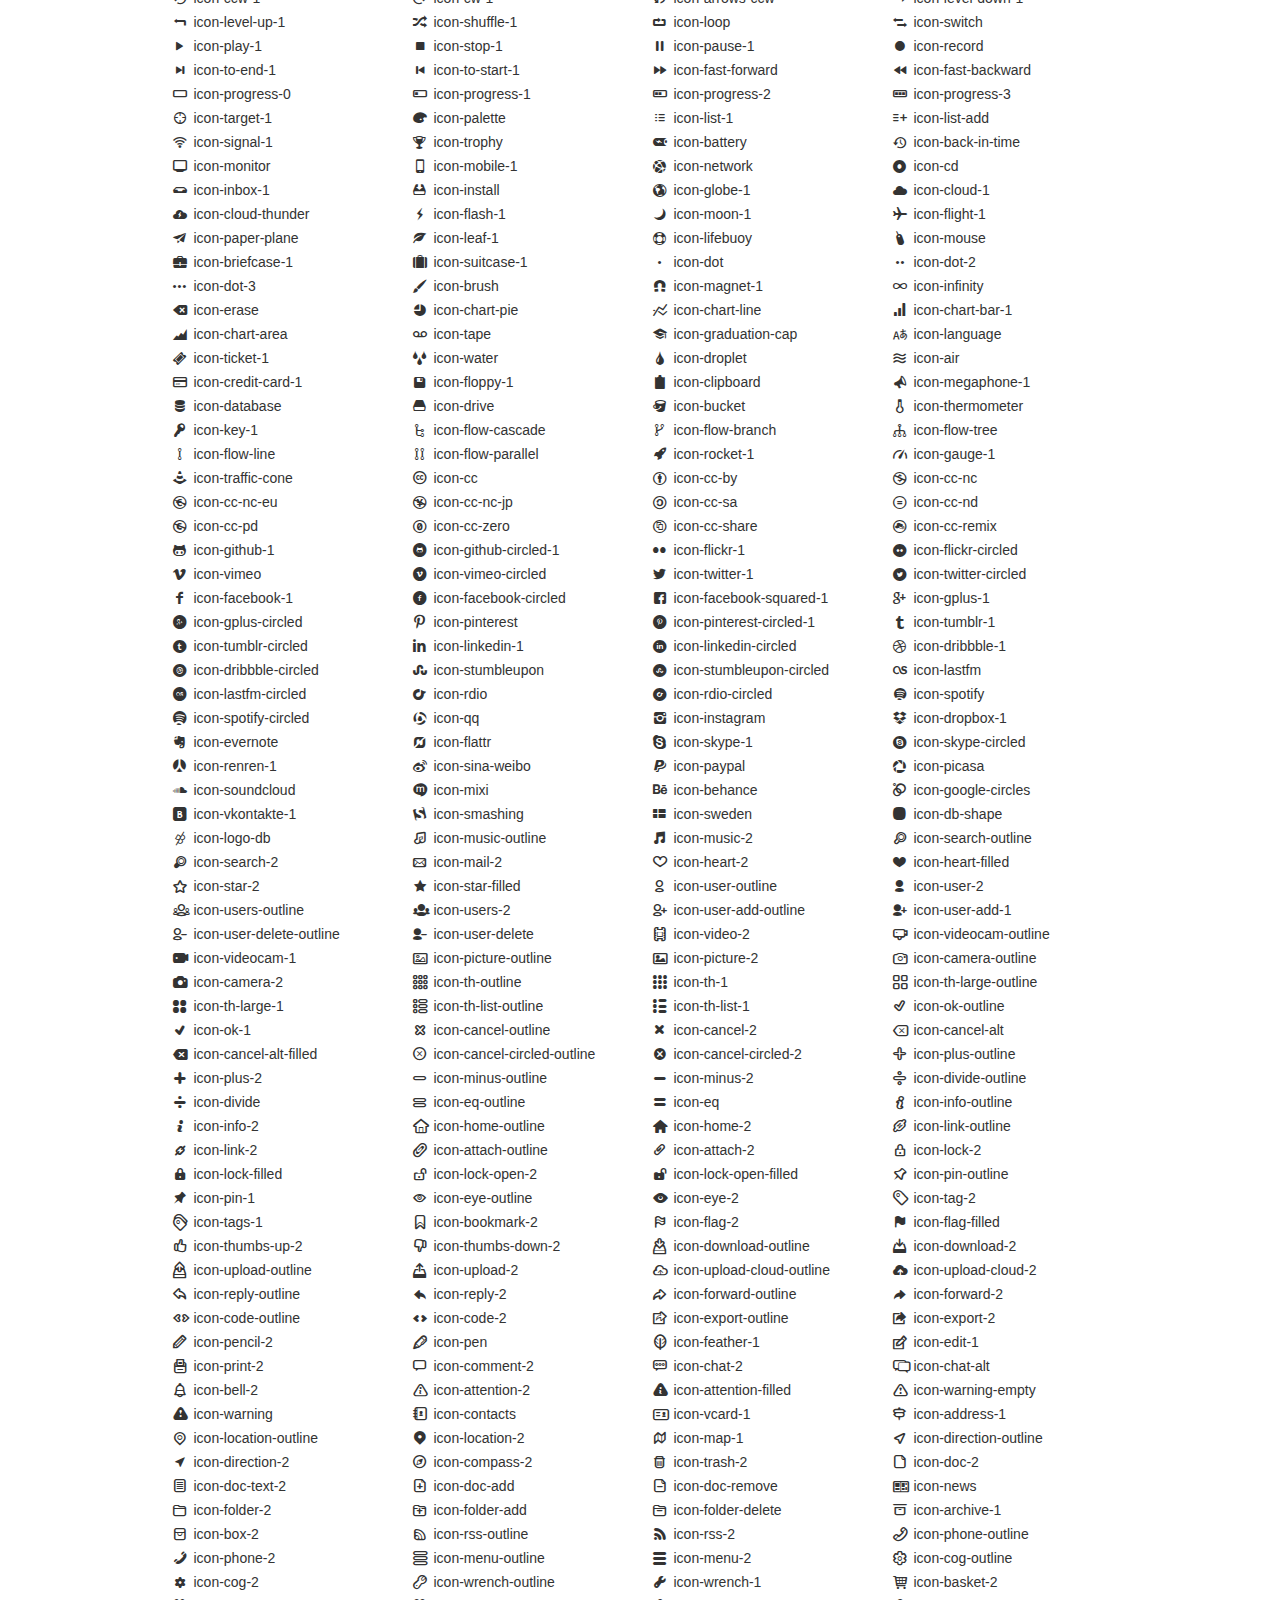
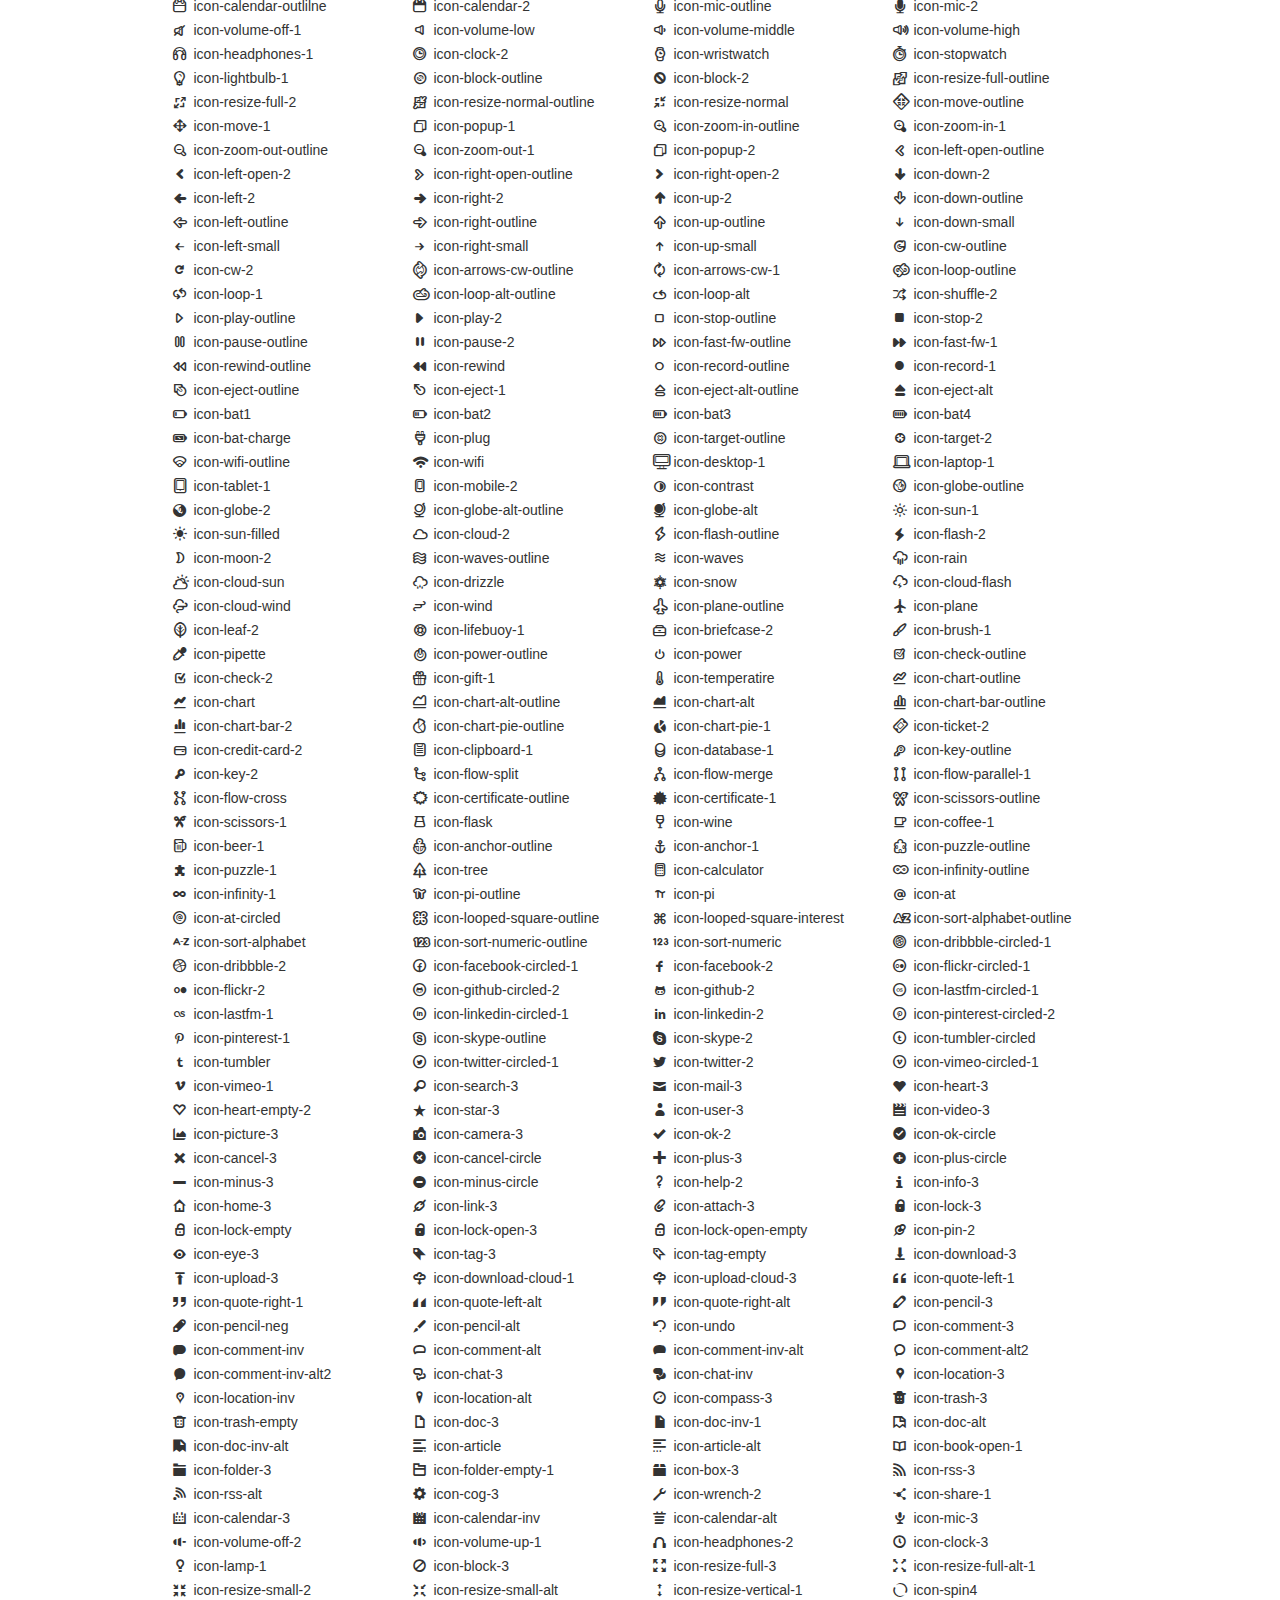
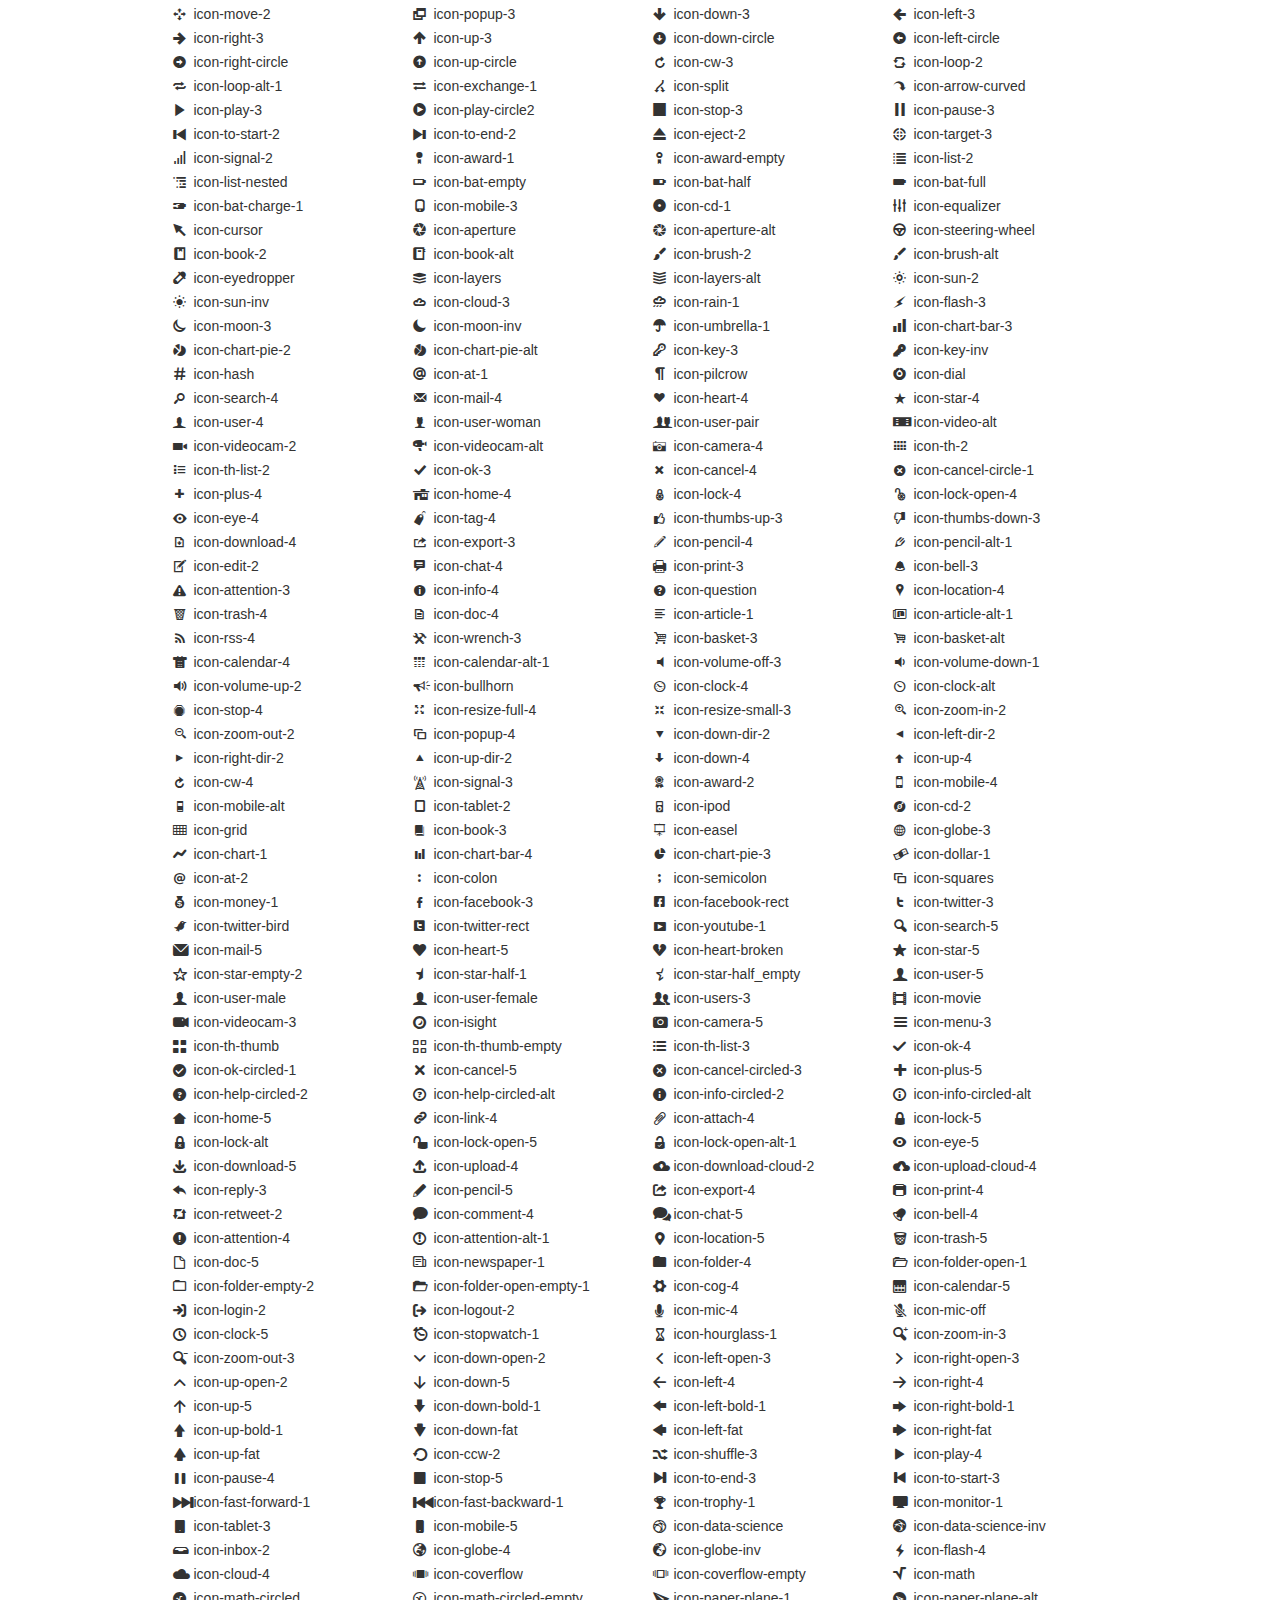
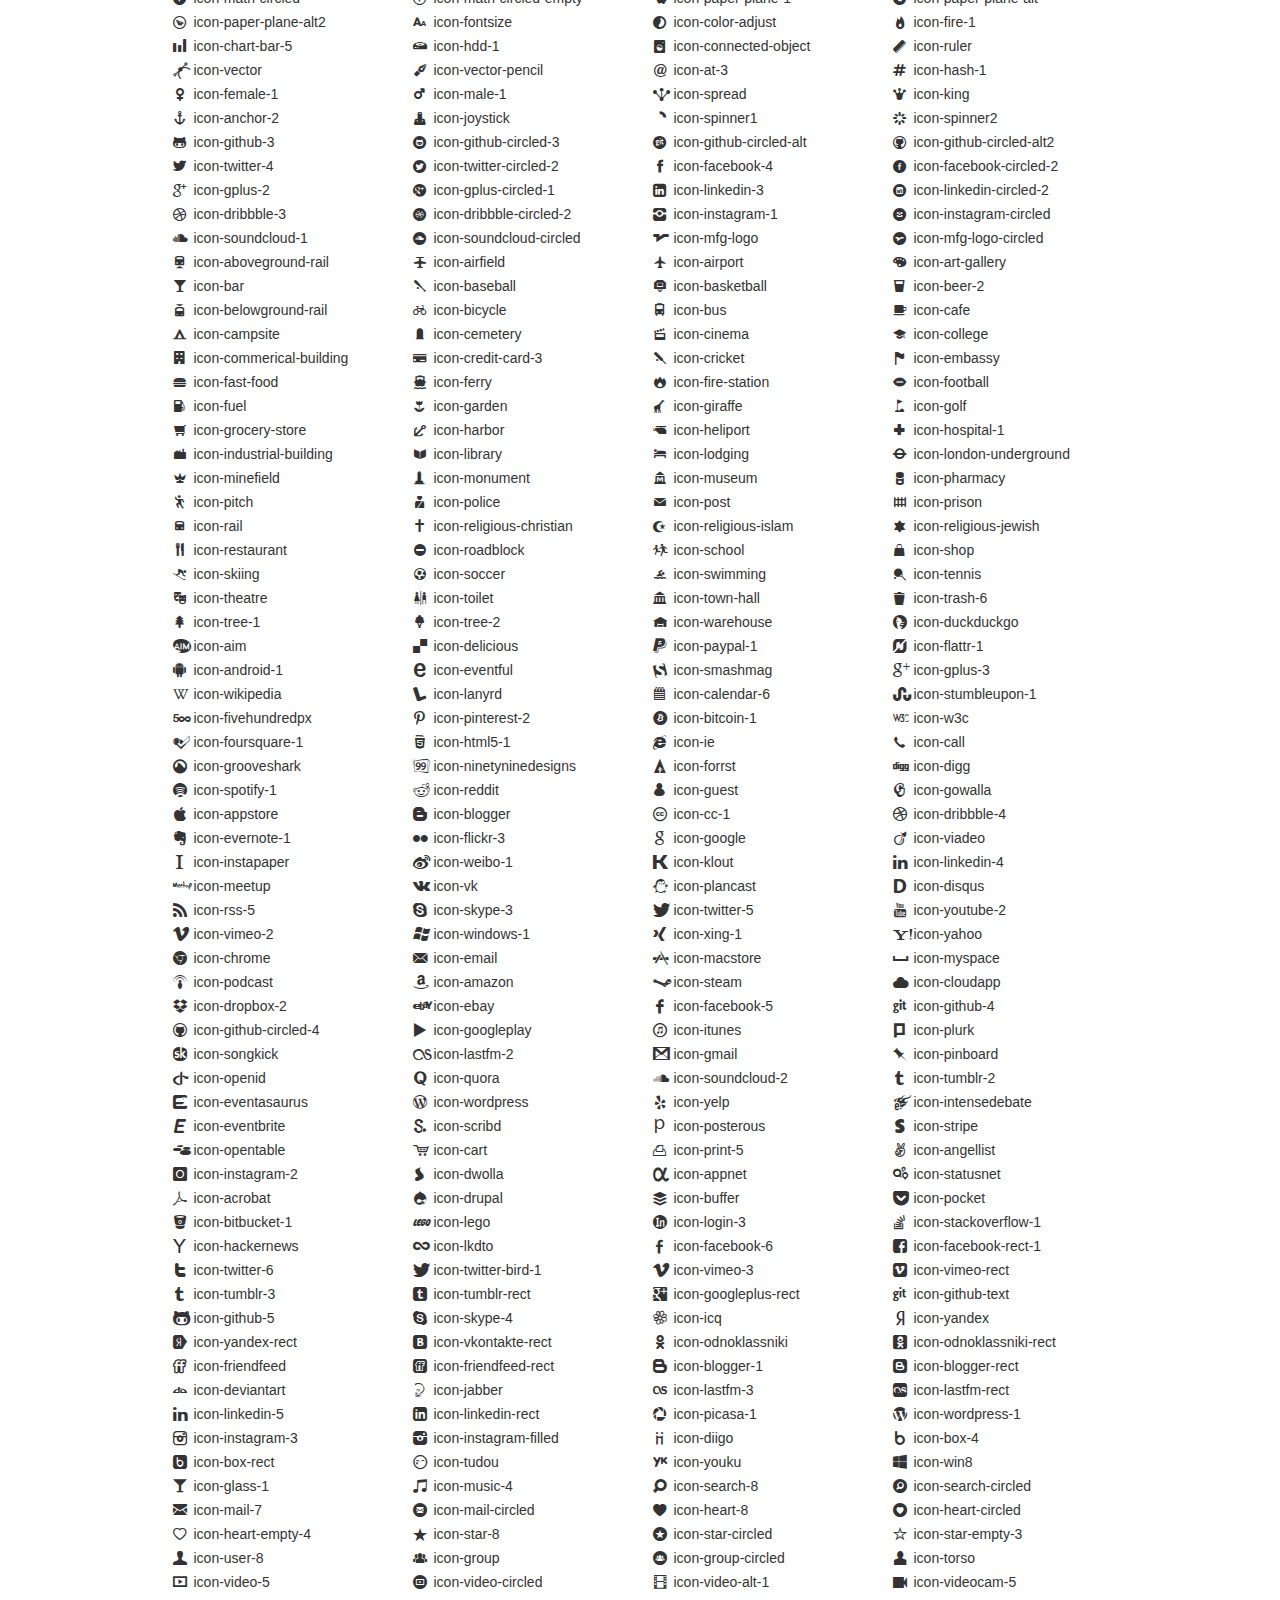
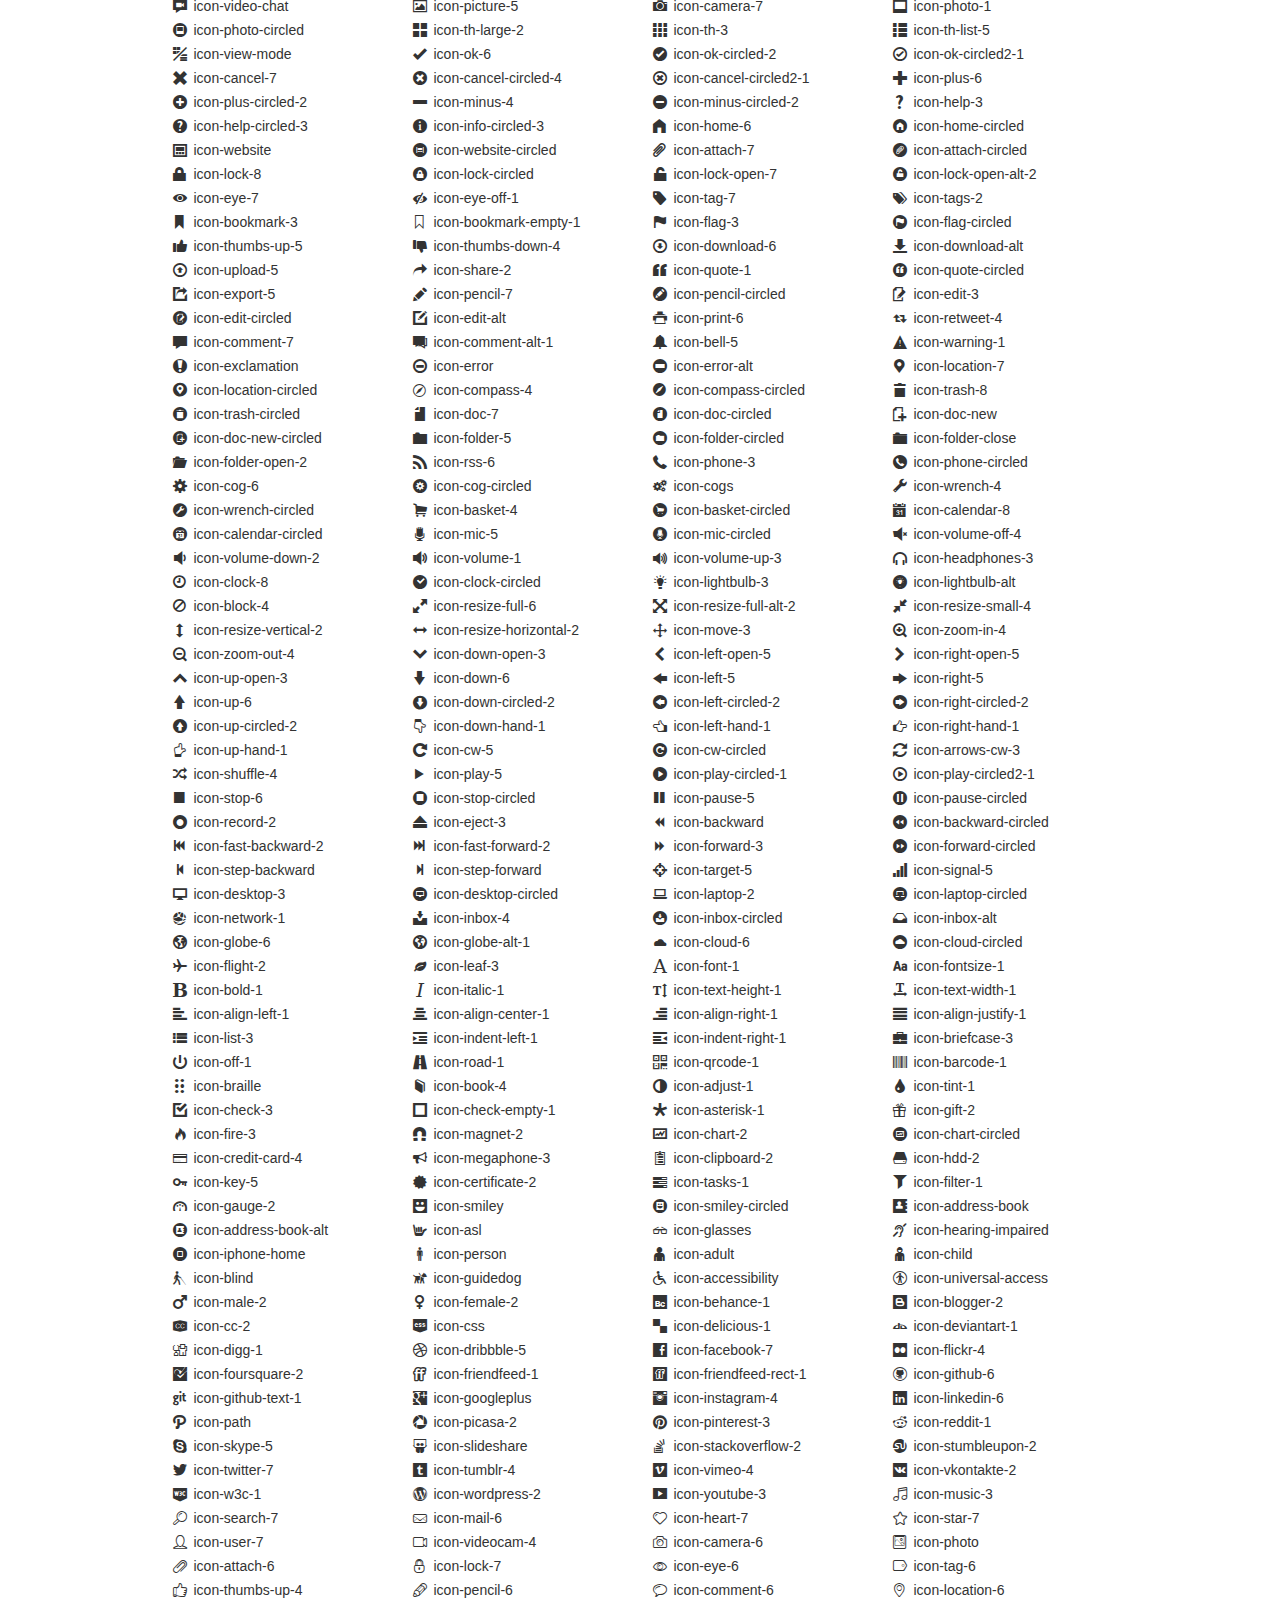
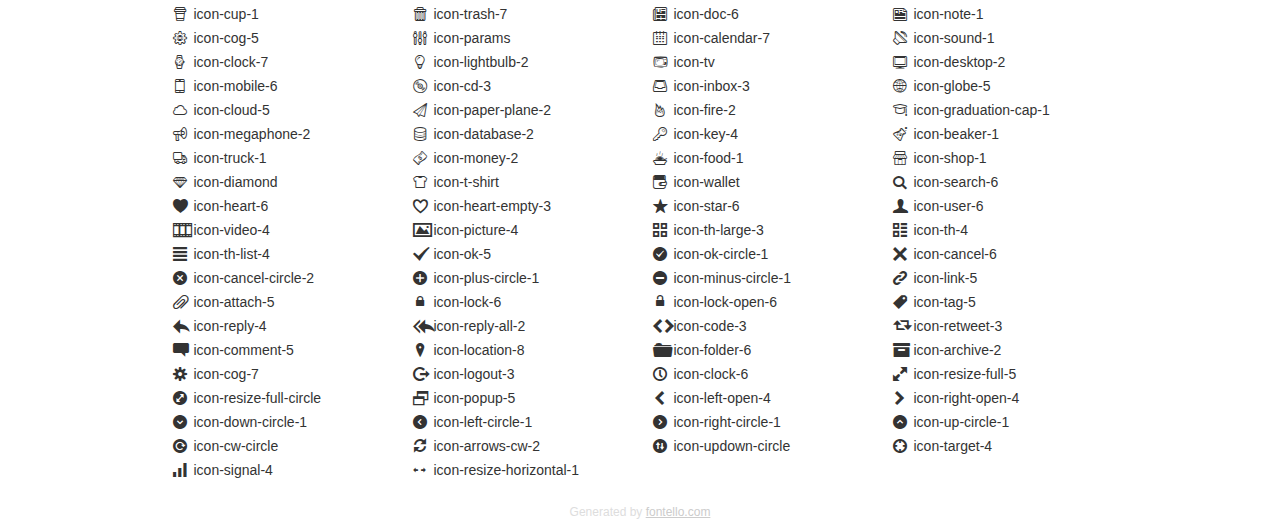
<file: css/icon_fonts/demo_icon_set_1.html>
<!DOCTYPE html>
<html>
  <head>
    <!--[if lt IE 9]>
    <script src="http://html5shim.googlecode.com/svn/trunk/html5.js"></script>
    <![endif]-->
    <meta charset="UTF-8">
	<style type="text/css">/*
	 * Bootstrap v2.2.1
	 *
	 * Copyright 2012 Twitter, Inc
	 * Licensed under the Apache License v2.0
	 * http://www.apache.org/licenses/LICENSE-2.0
	 *
	 * Designed and built with all the love in the world @twitter by @mdo and @fat.
	 */
	.clearfix {
	  *zoom: 1;
	}
	.clearfix:before,
	.clearfix:after {
	  display: table;
	  content: "";
	  line-height: 0;
	}
	.clearfix:after {
	  clear: both;
	}
	html {
	  font-size: 100%;
	  -webkit-text-size-adjust: 100%;
	  -ms-text-size-adjust: 100%;
	}
	a:focus {
	  outline: thin dotted #333;
	  outline: 5px auto -webkit-focus-ring-color;
	  outline-offset: -2px;
	}
	a:hover,
	a:active {
	  outline: 0;
	}
	button,
	input,
	select,
	textarea {
	  margin: 0;
	  font-size: 100%;
	  vertical-align: middle;
	}
	button,
	input {
	  *overflow: visible;
	  line-height: normal;
	}
	button::-moz-focus-inner,
	input::-moz-focus-inner {
	  padding: 0;
	  border: 0;
	}
	body {
	  margin: 0;
	  font-family: "Helvetica Neue", Helvetica, Arial, sans-serif;
	  font-size: 14px;
	  line-height: 20px;
	  color: #333;
	  background-color: #fff;
	}
	a {
	  color: #08c;
	  text-decoration: none;
	}
	a:hover {
	  color: #005580;
	  text-decoration: underline;
	}
	.row {
	  margin-left: -20px;
	  *zoom: 1;
	}
	.row:before,
	.row:after {
	  display: table;
	  content: "";
	  line-height: 0;
	}
	.row:after {
	  clear: both;
	}
	[class*="span"] {
	  float: left;
	  min-height: 1px;
	  margin-left: 20px;
	}
	.container,
	.navbar-static-top .container,
	.navbar-fixed-top .container,
	.navbar-fixed-bottom .container {
	  width: 940px;
	}
	.span12 {
	  width: 940px;
	}
	.span11 {
	  width: 860px;
	}
	.span10 {
	  width: 780px;
	}
	.span9 {
	  width: 700px;
	}
	.span8 {
	  width: 620px;
	}
	.span7 {
	  width: 540px;
	}
	.span6 {
	  width: 460px;
	}
	.span5 {
	  width: 380px;
	}
	.span4 {
	  width: 300px;
	}
	.span3 {
	  width: 220px;
	}
	.span2 {
	  width: 140px;
	}
	.span1 {
	  width: 60px;
	}
	[class*="span"].pull-right,
	.row-fluid [class*="span"].pull-right {
	  float: right;
	}
	.container {
	  margin-right: auto;
	  margin-left: auto;
	  *zoom: 1;
	}
	.container:before,
	.container:after {
	  display: table;
	  content: "";
	  line-height: 0;
	}
	.container:after {
	  clear: both;
	}
	p {
	  margin: 0 0 10px;
	}
	.lead {
	  margin-bottom: 20px;
	  font-size: 21px;
	  font-weight: 200;
	  line-height: 30px;
	}
	small {
	  font-size: 85%;
	}
	h1 {
	  margin: 10px 0;
	  font-family: inherit;
	  font-weight: bold;
	  line-height: 20px;
	  color: inherit;
	  text-rendering: optimizelegibility;
	}
	h1 small {
	  font-weight: normal;
	  line-height: 1;
	  color: #999;
	}
	h1 {
	  line-height: 40px;
	}
	h1 {
	  font-size: 38.5px;
	}
	h1 small {
	  font-size: 24.5px;
	}
	body {
	  margin-top: 90px;
	}
	.header {
	  position: fixed;
	  top: 0;
	  left: 50%;
	  margin-left: -480px;
	  background-color: #fff;
	  border-bottom: 1px solid #ddd;
	  padding-top: 10px;
	  z-index: 10;
	}
	.footer {
	  color: #ddd;
	  font-size: 12px;
	  text-align: center;
	  margin-top: 20px;
	}
	.footer a {
	  color: #ccc;
	  text-decoration: underline;
	}
	.the-icons {
	  font-size: 14px;
	  line-height: 24px;
	}
	.switch {
	  position: absolute;
	  right: 0;
	  bottom: 10px;
	  color: #666;
	}
	.switch input {
	  margin-right: 0.3em;
	}
	.codesOn .i-name {
	  display: none;
	}
	.codesOn .i-code {
	  display: inline;
	}
	.i-code {
	  display: none;
	}
	</style>
    <link rel="stylesheet" href="css/icon_set_1.css">
    <!--[if IE 7]>
    <link rel="stylesheet" href="css/fontello-ie7.css">
    <![endif]-->
    <script>
      function toggleCodes(on) {
        var obj = document.getElementById('icons');
        
        if (on) {
          obj.className += ' codesOn';
        } else {
          obj.className = obj.className.replace(' codesOn', '');
        }
      }
      
    </script>
  </head>
  <body>
    <div class="container header">
      <h1>
        icon_set_1
         <small>font demo</small>
      </h1>
      <label class="switch">
        <input type="checkbox" onclick="toggleCodes(this.checked)">show codes
      </label>
    </div>
    <div id="icons" class="container">
      <div class="row">
        <div title="Code: 0xe800" class="the-icons span3"><i class="icon-spin3 animate-spin"></i> <span class="i-name">icon-spin3</span><span class="i-code">0xe800</span></div>
        <div title="Code: 0xef87" class="the-icons span3"><i class="icon-youtube-4"></i> <span class="i-name">icon-youtube-4</span><span class="i-code">0xef87</span></div>
        <div title="Code: 0xe802" class="the-icons span3"><i class="icon-spin5 animate-spin"></i> <span class="i-name">icon-spin5</span><span class="i-code">0xe802</span></div>
        <div title="Code: 0xe803" class="the-icons span3"><i class="icon-spin6 animate-spin"></i> <span class="i-name">icon-spin6</span><span class="i-code">0xe803</span></div>
      </div>
      <div class="row">
        <div title="Code: 0xe804" class="the-icons span3"><i class="icon-glass"></i> <span class="i-name">icon-glass</span><span class="i-code">0xe804</span></div>
        <div title="Code: 0xe805" class="the-icons span3"><i class="icon-music"></i> <span class="i-name">icon-music</span><span class="i-code">0xe805</span></div>
        <div title="Code: 0xe806" class="the-icons span3"><i class="icon-search"></i> <span class="i-name">icon-search</span><span class="i-code">0xe806</span></div>
        <div title="Code: 0xe807" class="the-icons span3"><i class="icon-mail"></i> <span class="i-name">icon-mail</span><span class="i-code">0xe807</span></div>
      </div>
      <div class="row">
        <div title="Code: 0xe808" class="the-icons span3"><i class="icon-mail-alt"></i> <span class="i-name">icon-mail-alt</span><span class="i-code">0xe808</span></div>
        <div title="Code: 0xe809" class="the-icons span3"><i class="icon-heart"></i> <span class="i-name">icon-heart</span><span class="i-code">0xe809</span></div>
        <div title="Code: 0xe80a" class="the-icons span3"><i class="icon-heart-empty"></i> <span class="i-name">icon-heart-empty</span><span class="i-code">0xe80a</span></div>
        <div title="Code: 0xe80b" class="the-icons span3"><i class="icon-star"></i> <span class="i-name">icon-star</span><span class="i-code">0xe80b</span></div>
      </div>
      <div class="row">
        <div title="Code: 0xe80c" class="the-icons span3"><i class="icon-star-empty"></i> <span class="i-name">icon-star-empty</span><span class="i-code">0xe80c</span></div>
        <div title="Code: 0xe80d" class="the-icons span3"><i class="icon-star-half"></i> <span class="i-name">icon-star-half</span><span class="i-code">0xe80d</span></div>
        <div title="Code: 0xe80e" class="the-icons span3"><i class="icon-star-half-alt"></i> <span class="i-name">icon-star-half-alt</span><span class="i-code">0xe80e</span></div>
        <div title="Code: 0xe80f" class="the-icons span3"><i class="icon-user"></i> <span class="i-name">icon-user</span><span class="i-code">0xe80f</span></div>
      </div>
      <div class="row">
        <div title="Code: 0xe827" class="the-icons span3"><i class="icon-users"></i> <span class="i-name">icon-users</span><span class="i-code">0xe827</span></div>
        <div title="Code: 0xe810" class="the-icons span3"><i class="icon-male"></i> <span class="i-name">icon-male</span><span class="i-code">0xe810</span></div>
        <div title="Code: 0xe811" class="the-icons span3"><i class="icon-female"></i> <span class="i-name">icon-female</span><span class="i-code">0xe811</span></div>
        <div title="Code: 0xe812" class="the-icons span3"><i class="icon-video"></i> <span class="i-name">icon-video</span><span class="i-code">0xe812</span></div>
      </div>
      <div class="row">
        <div title="Code: 0xe813" class="the-icons span3"><i class="icon-videocam"></i> <span class="i-name">icon-videocam</span><span class="i-code">0xe813</span></div>
        <div title="Code: 0xe814" class="the-icons span3"><i class="icon-picture"></i> <span class="i-name">icon-picture</span><span class="i-code">0xe814</span></div>
        <div title="Code: 0xe815" class="the-icons span3"><i class="icon-camera"></i> <span class="i-name">icon-camera</span><span class="i-code">0xe815</span></div>
        <div title="Code: 0xe816" class="the-icons span3"><i class="icon-camera-alt"></i> <span class="i-name">icon-camera-alt</span><span class="i-code">0xe816</span></div>
      </div>
      <div class="row">
        <div title="Code: 0xe817" class="the-icons span3"><i class="icon-th-large"></i> <span class="i-name">icon-th-large</span><span class="i-code">0xe817</span></div>
        <div title="Code: 0xe818" class="the-icons span3"><i class="icon-th"></i> <span class="i-name">icon-th</span><span class="i-code">0xe818</span></div>
        <div title="Code: 0xe819" class="the-icons span3"><i class="icon-th-list"></i> <span class="i-name">icon-th-list</span><span class="i-code">0xe819</span></div>
        <div title="Code: 0xe81a" class="the-icons span3"><i class="icon-ok"></i> <span class="i-name">icon-ok</span><span class="i-code">0xe81a</span></div>
      </div>
      <div class="row">
        <div title="Code: 0xe81b" class="the-icons span3"><i class="icon-ok-circled"></i> <span class="i-name">icon-ok-circled</span><span class="i-code">0xe81b</span></div>
        <div title="Code: 0xe81c" class="the-icons span3"><i class="icon-ok-circled2"></i> <span class="i-name">icon-ok-circled2</span><span class="i-code">0xe81c</span></div>
        <div title="Code: 0xe81d" class="the-icons span3"><i class="icon-ok-squared"></i> <span class="i-name">icon-ok-squared</span><span class="i-code">0xe81d</span></div>
        <div title="Code: 0xe81e" class="the-icons span3"><i class="icon-cancel"></i> <span class="i-name">icon-cancel</span><span class="i-code">0xe81e</span></div>
      </div>
      <div class="row">
        <div title="Code: 0xe81f" class="the-icons span3"><i class="icon-cancel-circled"></i> <span class="i-name">icon-cancel-circled</span><span class="i-code">0xe81f</span></div>
        <div title="Code: 0xe820" class="the-icons span3"><i class="icon-cancel-circled2"></i> <span class="i-name">icon-cancel-circled2</span><span class="i-code">0xe820</span></div>
        <div title="Code: 0xe821" class="the-icons span3"><i class="icon-plus"></i> <span class="i-name">icon-plus</span><span class="i-code">0xe821</span></div>
        <div title="Code: 0xe822" class="the-icons span3"><i class="icon-plus-circled"></i> <span class="i-name">icon-plus-circled</span><span class="i-code">0xe822</span></div>
      </div>
      <div class="row">
        <div title="Code: 0xe823" class="the-icons span3"><i class="icon-plus-squared"></i> <span class="i-name">icon-plus-squared</span><span class="i-code">0xe823</span></div>
        <div title="Code: 0xe824" class="the-icons span3"><i class="icon-plus-squared-small"></i> <span class="i-name">icon-plus-squared-small</span><span class="i-code">0xe824</span></div>
        <div title="Code: 0xe825" class="the-icons span3"><i class="icon-minus"></i> <span class="i-name">icon-minus</span><span class="i-code">0xe825</span></div>
        <div title="Code: 0xe826" class="the-icons span3"><i class="icon-minus-circled"></i> <span class="i-name">icon-minus-circled</span><span class="i-code">0xe826</span></div>
      </div>
      <div class="row">
        <div title="Code: 0xe828" class="the-icons span3"><i class="icon-minus-squared"></i> <span class="i-name">icon-minus-squared</span><span class="i-code">0xe828</span></div>
        <div title="Code: 0xe829" class="the-icons span3"><i class="icon-minus-squared-alt"></i> <span class="i-name">icon-minus-squared-alt</span><span class="i-code">0xe829</span></div>
        <div title="Code: 0xe82a" class="the-icons span3"><i class="icon-minus-squared-small"></i> <span class="i-name">icon-minus-squared-small</span><span class="i-code">0xe82a</span></div>
        <div title="Code: 0xe82b" class="the-icons span3"><i class="icon-help"></i> <span class="i-name">icon-help</span><span class="i-code">0xe82b</span></div>
      </div>
      <div class="row">
        <div title="Code: 0xe82c" class="the-icons span3"><i class="icon-help-circled"></i> <span class="i-name">icon-help-circled</span><span class="i-code">0xe82c</span></div>
        <div title="Code: 0xe82d" class="the-icons span3"><i class="icon-info-circled"></i> <span class="i-name">icon-info-circled</span><span class="i-code">0xe82d</span></div>
        <div title="Code: 0xe82e" class="the-icons span3"><i class="icon-info"></i> <span class="i-name">icon-info</span><span class="i-code">0xe82e</span></div>
        <div title="Code: 0xe82f" class="the-icons span3"><i class="icon-home"></i> <span class="i-name">icon-home</span><span class="i-code">0xe82f</span></div>
      </div>
      <div class="row">
        <div title="Code: 0xe830" class="the-icons span3"><i class="icon-link"></i> <span class="i-name">icon-link</span><span class="i-code">0xe830</span></div>
        <div title="Code: 0xe831" class="the-icons span3"><i class="icon-unlink"></i> <span class="i-name">icon-unlink</span><span class="i-code">0xe831</span></div>
        <div title="Code: 0xe832" class="the-icons span3"><i class="icon-link-ext"></i> <span class="i-name">icon-link-ext</span><span class="i-code">0xe832</span></div>
        <div title="Code: 0xe833" class="the-icons span3"><i class="icon-link-ext-alt"></i> <span class="i-name">icon-link-ext-alt</span><span class="i-code">0xe833</span></div>
      </div>
      <div class="row">
        <div title="Code: 0xe834" class="the-icons span3"><i class="icon-attach"></i> <span class="i-name">icon-attach</span><span class="i-code">0xe834</span></div>
        <div title="Code: 0xe835" class="the-icons span3"><i class="icon-lock"></i> <span class="i-name">icon-lock</span><span class="i-code">0xe835</span></div>
        <div title="Code: 0xe836" class="the-icons span3"><i class="icon-lock-open"></i> <span class="i-name">icon-lock-open</span><span class="i-code">0xe836</span></div>
        <div title="Code: 0xe837" class="the-icons span3"><i class="icon-lock-open-alt"></i> <span class="i-name">icon-lock-open-alt</span><span class="i-code">0xe837</span></div>
      </div>
      <div class="row">
        <div title="Code: 0xe838" class="the-icons span3"><i class="icon-pin"></i> <span class="i-name">icon-pin</span><span class="i-code">0xe838</span></div>
        <div title="Code: 0xe839" class="the-icons span3"><i class="icon-eye"></i> <span class="i-name">icon-eye</span><span class="i-code">0xe839</span></div>
        <div title="Code: 0xe83a" class="the-icons span3"><i class="icon-eye-off"></i> <span class="i-name">icon-eye-off</span><span class="i-code">0xe83a</span></div>
        <div title="Code: 0xe83b" class="the-icons span3"><i class="icon-tag"></i> <span class="i-name">icon-tag</span><span class="i-code">0xe83b</span></div>
      </div>
      <div class="row">
        <div title="Code: 0xe83c" class="the-icons span3"><i class="icon-tags"></i> <span class="i-name">icon-tags</span><span class="i-code">0xe83c</span></div>
        <div title="Code: 0xe83d" class="the-icons span3"><i class="icon-bookmark"></i> <span class="i-name">icon-bookmark</span><span class="i-code">0xe83d</span></div>
        <div title="Code: 0xe83e" class="the-icons span3"><i class="icon-bookmark-empty"></i> <span class="i-name">icon-bookmark-empty</span><span class="i-code">0xe83e</span></div>
        <div title="Code: 0xe83f" class="the-icons span3"><i class="icon-flag"></i> <span class="i-name">icon-flag</span><span class="i-code">0xe83f</span></div>
      </div>
      <div class="row">
        <div title="Code: 0xe840" class="the-icons span3"><i class="icon-flag-empty"></i> <span class="i-name">icon-flag-empty</span><span class="i-code">0xe840</span></div>
        <div title="Code: 0xe841" class="the-icons span3"><i class="icon-flag-checkered"></i> <span class="i-name">icon-flag-checkered</span><span class="i-code">0xe841</span></div>
        <div title="Code: 0xe842" class="the-icons span3"><i class="icon-thumbs-up"></i> <span class="i-name">icon-thumbs-up</span><span class="i-code">0xe842</span></div>
        <div title="Code: 0xe843" class="the-icons span3"><i class="icon-thumbs-down"></i> <span class="i-name">icon-thumbs-down</span><span class="i-code">0xe843</span></div>
      </div>
      <div class="row">
        <div title="Code: 0xe844" class="the-icons span3"><i class="icon-thumbs-up-alt"></i> <span class="i-name">icon-thumbs-up-alt</span><span class="i-code">0xe844</span></div>
        <div title="Code: 0xe845" class="the-icons span3"><i class="icon-thumbs-down-alt"></i> <span class="i-name">icon-thumbs-down-alt</span><span class="i-code">0xe845</span></div>
        <div title="Code: 0xe846" class="the-icons span3"><i class="icon-download"></i> <span class="i-name">icon-download</span><span class="i-code">0xe846</span></div>
        <div title="Code: 0xe847" class="the-icons span3"><i class="icon-upload"></i> <span class="i-name">icon-upload</span><span class="i-code">0xe847</span></div>
      </div>
      <div class="row">
        <div title="Code: 0xe848" class="the-icons span3"><i class="icon-download-cloud"></i> <span class="i-name">icon-download-cloud</span><span class="i-code">0xe848</span></div>
        <div title="Code: 0xe849" class="the-icons span3"><i class="icon-upload-cloud"></i> <span class="i-name">icon-upload-cloud</span><span class="i-code">0xe849</span></div>
        <div title="Code: 0xe84a" class="the-icons span3"><i class="icon-reply"></i> <span class="i-name">icon-reply</span><span class="i-code">0xe84a</span></div>
        <div title="Code: 0xe84b" class="the-icons span3"><i class="icon-reply-all"></i> <span class="i-name">icon-reply-all</span><span class="i-code">0xe84b</span></div>
      </div>
      <div class="row">
        <div title="Code: 0xe84c" class="the-icons span3"><i class="icon-forward"></i> <span class="i-name">icon-forward</span><span class="i-code">0xe84c</span></div>
        <div title="Code: 0xe84d" class="the-icons span3"><i class="icon-quote-left"></i> <span class="i-name">icon-quote-left</span><span class="i-code">0xe84d</span></div>
        <div title="Code: 0xe84e" class="the-icons span3"><i class="icon-quote-right"></i> <span class="i-name">icon-quote-right</span><span class="i-code">0xe84e</span></div>
        <div title="Code: 0xe84f" class="the-icons span3"><i class="icon-code"></i> <span class="i-name">icon-code</span><span class="i-code">0xe84f</span></div>
      </div>
      <div class="row">
        <div title="Code: 0xe850" class="the-icons span3"><i class="icon-export"></i> <span class="i-name">icon-export</span><span class="i-code">0xe850</span></div>
        <div title="Code: 0xe851" class="the-icons span3"><i class="icon-export-alt"></i> <span class="i-name">icon-export-alt</span><span class="i-code">0xe851</span></div>
        <div title="Code: 0xe852" class="the-icons span3"><i class="icon-pencil"></i> <span class="i-name">icon-pencil</span><span class="i-code">0xe852</span></div>
        <div title="Code: 0xe853" class="the-icons span3"><i class="icon-pencil-squared"></i> <span class="i-name">icon-pencil-squared</span><span class="i-code">0xe853</span></div>
      </div>
      <div class="row">
        <div title="Code: 0xe854" class="the-icons span3"><i class="icon-edit"></i> <span class="i-name">icon-edit</span><span class="i-code">0xe854</span></div>
        <div title="Code: 0xe855" class="the-icons span3"><i class="icon-print"></i> <span class="i-name">icon-print</span><span class="i-code">0xe855</span></div>
        <div title="Code: 0xe856" class="the-icons span3"><i class="icon-retweet"></i> <span class="i-name">icon-retweet</span><span class="i-code">0xe856</span></div>
        <div title="Code: 0xe857" class="the-icons span3"><i class="icon-keyboard"></i> <span class="i-name">icon-keyboard</span><span class="i-code">0xe857</span></div>
      </div>
      <div class="row">
        <div title="Code: 0xe858" class="the-icons span3"><i class="icon-gamepad"></i> <span class="i-name">icon-gamepad</span><span class="i-code">0xe858</span></div>
        <div title="Code: 0xe859" class="the-icons span3"><i class="icon-comment"></i> <span class="i-name">icon-comment</span><span class="i-code">0xe859</span></div>
        <div title="Code: 0xe85a" class="the-icons span3"><i class="icon-chat"></i> <span class="i-name">icon-chat</span><span class="i-code">0xe85a</span></div>
        <div title="Code: 0xe85b" class="the-icons span3"><i class="icon-comment-empty"></i> <span class="i-name">icon-comment-empty</span><span class="i-code">0xe85b</span></div>
      </div>
      <div class="row">
        <div title="Code: 0xe85c" class="the-icons span3"><i class="icon-chat-empty"></i> <span class="i-name">icon-chat-empty</span><span class="i-code">0xe85c</span></div>
        <div title="Code: 0xe85d" class="the-icons span3"><i class="icon-bell"></i> <span class="i-name">icon-bell</span><span class="i-code">0xe85d</span></div>
        <div title="Code: 0xe85e" class="the-icons span3"><i class="icon-bell-alt"></i> <span class="i-name">icon-bell-alt</span><span class="i-code">0xe85e</span></div>
        <div title="Code: 0xe85f" class="the-icons span3"><i class="icon-attention-alt"></i> <span class="i-name">icon-attention-alt</span><span class="i-code">0xe85f</span></div>
      </div>
      <div class="row">
        <div title="Code: 0xe860" class="the-icons span3"><i class="icon-attention"></i> <span class="i-name">icon-attention</span><span class="i-code">0xe860</span></div>
        <div title="Code: 0xe861" class="the-icons span3"><i class="icon-attention-circled"></i> <span class="i-name">icon-attention-circled</span><span class="i-code">0xe861</span></div>
        <div title="Code: 0xe862" class="the-icons span3"><i class="icon-location"></i> <span class="i-name">icon-location</span><span class="i-code">0xe862</span></div>
        <div title="Code: 0xe863" class="the-icons span3"><i class="icon-direction"></i> <span class="i-name">icon-direction</span><span class="i-code">0xe863</span></div>
      </div>
      <div class="row">
        <div title="Code: 0xe864" class="the-icons span3"><i class="icon-compass"></i> <span class="i-name">icon-compass</span><span class="i-code">0xe864</span></div>
        <div title="Code: 0xe865" class="the-icons span3"><i class="icon-trash"></i> <span class="i-name">icon-trash</span><span class="i-code">0xe865</span></div>
        <div title="Code: 0xe866" class="the-icons span3"><i class="icon-doc"></i> <span class="i-name">icon-doc</span><span class="i-code">0xe866</span></div>
        <div title="Code: 0xe867" class="the-icons span3"><i class="icon-docs"></i> <span class="i-name">icon-docs</span><span class="i-code">0xe867</span></div>
      </div>
      <div class="row">
        <div title="Code: 0xe868" class="the-icons span3"><i class="icon-doc-text"></i> <span class="i-name">icon-doc-text</span><span class="i-code">0xe868</span></div>
        <div title="Code: 0xe869" class="the-icons span3"><i class="icon-doc-inv"></i> <span class="i-name">icon-doc-inv</span><span class="i-code">0xe869</span></div>
        <div title="Code: 0xe86a" class="the-icons span3"><i class="icon-doc-text-inv"></i> <span class="i-name">icon-doc-text-inv</span><span class="i-code">0xe86a</span></div>
        <div title="Code: 0xe86b" class="the-icons span3"><i class="icon-folder"></i> <span class="i-name">icon-folder</span><span class="i-code">0xe86b</span></div>
      </div>
      <div class="row">
        <div title="Code: 0xe86c" class="the-icons span3"><i class="icon-folder-open"></i> <span class="i-name">icon-folder-open</span><span class="i-code">0xe86c</span></div>
        <div title="Code: 0xe86d" class="the-icons span3"><i class="icon-folder-empty"></i> <span class="i-name">icon-folder-empty</span><span class="i-code">0xe86d</span></div>
        <div title="Code: 0xe86e" class="the-icons span3"><i class="icon-folder-open-empty"></i> <span class="i-name">icon-folder-open-empty</span><span class="i-code">0xe86e</span></div>
        <div title="Code: 0xe86f" class="the-icons span3"><i class="icon-box"></i> <span class="i-name">icon-box</span><span class="i-code">0xe86f</span></div>
      </div>
      <div class="row">
        <div title="Code: 0xe870" class="the-icons span3"><i class="icon-rss"></i> <span class="i-name">icon-rss</span><span class="i-code">0xe870</span></div>
        <div title="Code: 0xe871" class="the-icons span3"><i class="icon-rss-squared"></i> <span class="i-name">icon-rss-squared</span><span class="i-code">0xe871</span></div>
        <div title="Code: 0xe872" class="the-icons span3"><i class="icon-phone"></i> <span class="i-name">icon-phone</span><span class="i-code">0xe872</span></div>
        <div title="Code: 0xe873" class="the-icons span3"><i class="icon-phone-squared"></i> <span class="i-name">icon-phone-squared</span><span class="i-code">0xe873</span></div>
      </div>
      <div class="row">
        <div title="Code: 0xe874" class="the-icons span3"><i class="icon-menu"></i> <span class="i-name">icon-menu</span><span class="i-code">0xe874</span></div>
        <div title="Code: 0xe875" class="the-icons span3"><i class="icon-cog"></i> <span class="i-name">icon-cog</span><span class="i-code">0xe875</span></div>
        <div title="Code: 0xe876" class="the-icons span3"><i class="icon-cog-alt"></i> <span class="i-name">icon-cog-alt</span><span class="i-code">0xe876</span></div>
        <div title="Code: 0xe877" class="the-icons span3"><i class="icon-wrench"></i> <span class="i-name">icon-wrench</span><span class="i-code">0xe877</span></div>
      </div>
      <div class="row">
        <div title="Code: 0xe878" class="the-icons span3"><i class="icon-basket"></i> <span class="i-name">icon-basket</span><span class="i-code">0xe878</span></div>
        <div title="Code: 0xe879" class="the-icons span3"><i class="icon-calendar"></i> <span class="i-name">icon-calendar</span><span class="i-code">0xe879</span></div>
        <div title="Code: 0xe87a" class="the-icons span3"><i class="icon-calendar-empty"></i> <span class="i-name">icon-calendar-empty</span><span class="i-code">0xe87a</span></div>
        <div title="Code: 0xe87b" class="the-icons span3"><i class="icon-login"></i> <span class="i-name">icon-login</span><span class="i-code">0xe87b</span></div>
      </div>
      <div class="row">
        <div title="Code: 0xe87c" class="the-icons span3"><i class="icon-logout"></i> <span class="i-name">icon-logout</span><span class="i-code">0xe87c</span></div>
        <div title="Code: 0xe87d" class="the-icons span3"><i class="icon-mic"></i> <span class="i-name">icon-mic</span><span class="i-code">0xe87d</span></div>
        <div title="Code: 0xe87e" class="the-icons span3"><i class="icon-mute"></i> <span class="i-name">icon-mute</span><span class="i-code">0xe87e</span></div>
        <div title="Code: 0xe87f" class="the-icons span3"><i class="icon-volume-off"></i> <span class="i-name">icon-volume-off</span><span class="i-code">0xe87f</span></div>
      </div>
      <div class="row">
        <div title="Code: 0xe880" class="the-icons span3"><i class="icon-volume-down"></i> <span class="i-name">icon-volume-down</span><span class="i-code">0xe880</span></div>
        <div title="Code: 0xe881" class="the-icons span3"><i class="icon-volume-up"></i> <span class="i-name">icon-volume-up</span><span class="i-code">0xe881</span></div>
        <div title="Code: 0xe882" class="the-icons span3"><i class="icon-headphones"></i> <span class="i-name">icon-headphones</span><span class="i-code">0xe882</span></div>
        <div title="Code: 0xe883" class="the-icons span3"><i class="icon-clock"></i> <span class="i-name">icon-clock</span><span class="i-code">0xe883</span></div>
      </div>
      <div class="row">
        <div title="Code: 0xe884" class="the-icons span3"><i class="icon-lightbulb"></i> <span class="i-name">icon-lightbulb</span><span class="i-code">0xe884</span></div>
        <div title="Code: 0xe885" class="the-icons span3"><i class="icon-block"></i> <span class="i-name">icon-block</span><span class="i-code">0xe885</span></div>
        <div title="Code: 0xe886" class="the-icons span3"><i class="icon-resize-full"></i> <span class="i-name">icon-resize-full</span><span class="i-code">0xe886</span></div>
        <div title="Code: 0xe887" class="the-icons span3"><i class="icon-resize-full-alt"></i> <span class="i-name">icon-resize-full-alt</span><span class="i-code">0xe887</span></div>
      </div>
      <div class="row">
        <div title="Code: 0xe888" class="the-icons span3"><i class="icon-resize-small"></i> <span class="i-name">icon-resize-small</span><span class="i-code">0xe888</span></div>
        <div title="Code: 0xe889" class="the-icons span3"><i class="icon-resize-vertical"></i> <span class="i-name">icon-resize-vertical</span><span class="i-code">0xe889</span></div>
        <div title="Code: 0xe88a" class="the-icons span3"><i class="icon-resize-horizontal"></i> <span class="i-name">icon-resize-horizontal</span><span class="i-code">0xe88a</span></div>
        <div title="Code: 0xe88b" class="the-icons span3"><i class="icon-move"></i> <span class="i-name">icon-move</span><span class="i-code">0xe88b</span></div>
      </div>
      <div class="row">
        <div title="Code: 0xe88c" class="the-icons span3"><i class="icon-zoom-in"></i> <span class="i-name">icon-zoom-in</span><span class="i-code">0xe88c</span></div>
        <div title="Code: 0xe88d" class="the-icons span3"><i class="icon-zoom-out"></i> <span class="i-name">icon-zoom-out</span><span class="i-code">0xe88d</span></div>
        <div title="Code: 0xe88e" class="the-icons span3"><i class="icon-down-circled2"></i> <span class="i-name">icon-down-circled2</span><span class="i-code">0xe88e</span></div>
        <div title="Code: 0xe88f" class="the-icons span3"><i class="icon-up-circled2"></i> <span class="i-name">icon-up-circled2</span><span class="i-code">0xe88f</span></div>
      </div>
      <div class="row">
        <div title="Code: 0xe890" class="the-icons span3"><i class="icon-left-circled2"></i> <span class="i-name">icon-left-circled2</span><span class="i-code">0xe890</span></div>
        <div title="Code: 0xe891" class="the-icons span3"><i class="icon-right-circled2"></i> <span class="i-name">icon-right-circled2</span><span class="i-code">0xe891</span></div>
        <div title="Code: 0xe892" class="the-icons span3"><i class="icon-down-dir"></i> <span class="i-name">icon-down-dir</span><span class="i-code">0xe892</span></div>
        <div title="Code: 0xe893" class="the-icons span3"><i class="icon-up-dir"></i> <span class="i-name">icon-up-dir</span><span class="i-code">0xe893</span></div>
      </div>
      <div class="row">
        <div title="Code: 0xe894" class="the-icons span3"><i class="icon-left-dir"></i> <span class="i-name">icon-left-dir</span><span class="i-code">0xe894</span></div>
        <div title="Code: 0xe895" class="the-icons span3"><i class="icon-right-dir"></i> <span class="i-name">icon-right-dir</span><span class="i-code">0xe895</span></div>
        <div title="Code: 0xe896" class="the-icons span3"><i class="icon-down-open"></i> <span class="i-name">icon-down-open</span><span class="i-code">0xe896</span></div>
        <div title="Code: 0xe897" class="the-icons span3"><i class="icon-left-open"></i> <span class="i-name">icon-left-open</span><span class="i-code">0xe897</span></div>
      </div>
      <div class="row">
        <div title="Code: 0xe898" class="the-icons span3"><i class="icon-right-open"></i> <span class="i-name">icon-right-open</span><span class="i-code">0xe898</span></div>
        <div title="Code: 0xe899" class="the-icons span3"><i class="icon-up-open"></i> <span class="i-name">icon-up-open</span><span class="i-code">0xe899</span></div>
        <div title="Code: 0xe89a" class="the-icons span3"><i class="icon-angle-left"></i> <span class="i-name">icon-angle-left</span><span class="i-code">0xe89a</span></div>
        <div title="Code: 0xe89b" class="the-icons span3"><i class="icon-angle-right"></i> <span class="i-name">icon-angle-right</span><span class="i-code">0xe89b</span></div>
      </div>
      <div class="row">
        <div title="Code: 0xe89c" class="the-icons span3"><i class="icon-angle-up"></i> <span class="i-name">icon-angle-up</span><span class="i-code">0xe89c</span></div>
        <div title="Code: 0xe89d" class="the-icons span3"><i class="icon-angle-down"></i> <span class="i-name">icon-angle-down</span><span class="i-code">0xe89d</span></div>
        <div title="Code: 0xe89e" class="the-icons span3"><i class="icon-angle-circled-left"></i> <span class="i-name">icon-angle-circled-left</span><span class="i-code">0xe89e</span></div>
        <div title="Code: 0xe89f" class="the-icons span3"><i class="icon-angle-circled-right"></i> <span class="i-name">icon-angle-circled-right</span><span class="i-code">0xe89f</span></div>
      </div>
      <div class="row">
        <div title="Code: 0xe8a0" class="the-icons span3"><i class="icon-angle-circled-up"></i> <span class="i-name">icon-angle-circled-up</span><span class="i-code">0xe8a0</span></div>
        <div title="Code: 0xe8a1" class="the-icons span3"><i class="icon-angle-circled-down"></i> <span class="i-name">icon-angle-circled-down</span><span class="i-code">0xe8a1</span></div>
        <div title="Code: 0xe8a2" class="the-icons span3"><i class="icon-angle-double-left"></i> <span class="i-name">icon-angle-double-left</span><span class="i-code">0xe8a2</span></div>
        <div title="Code: 0xe8a3" class="the-icons span3"><i class="icon-angle-double-right"></i> <span class="i-name">icon-angle-double-right</span><span class="i-code">0xe8a3</span></div>
      </div>
      <div class="row">
        <div title="Code: 0xe8a4" class="the-icons span3"><i class="icon-angle-double-up"></i> <span class="i-name">icon-angle-double-up</span><span class="i-code">0xe8a4</span></div>
        <div title="Code: 0xe8a5" class="the-icons span3"><i class="icon-angle-double-down"></i> <span class="i-name">icon-angle-double-down</span><span class="i-code">0xe8a5</span></div>
        <div title="Code: 0xe8a6" class="the-icons span3"><i class="icon-down"></i> <span class="i-name">icon-down</span><span class="i-code">0xe8a6</span></div>
        <div title="Code: 0xe8a7" class="the-icons span3"><i class="icon-left"></i> <span class="i-name">icon-left</span><span class="i-code">0xe8a7</span></div>
      </div>
      <div class="row">
        <div title="Code: 0xe8a8" class="the-icons span3"><i class="icon-right"></i> <span class="i-name">icon-right</span><span class="i-code">0xe8a8</span></div>
        <div title="Code: 0xe8a9" class="the-icons span3"><i class="icon-up"></i> <span class="i-name">icon-up</span><span class="i-code">0xe8a9</span></div>
        <div title="Code: 0xe8aa" class="the-icons span3"><i class="icon-down-big"></i> <span class="i-name">icon-down-big</span><span class="i-code">0xe8aa</span></div>
        <div title="Code: 0xe8ab" class="the-icons span3"><i class="icon-left-big"></i> <span class="i-name">icon-left-big</span><span class="i-code">0xe8ab</span></div>
      </div>
      <div class="row">
        <div title="Code: 0xe8ac" class="the-icons span3"><i class="icon-right-big"></i> <span class="i-name">icon-right-big</span><span class="i-code">0xe8ac</span></div>
        <div title="Code: 0xe8ad" class="the-icons span3"><i class="icon-up-big"></i> <span class="i-name">icon-up-big</span><span class="i-code">0xe8ad</span></div>
        <div title="Code: 0xe8ae" class="the-icons span3"><i class="icon-right-hand"></i> <span class="i-name">icon-right-hand</span><span class="i-code">0xe8ae</span></div>
        <div title="Code: 0xe8af" class="the-icons span3"><i class="icon-left-hand"></i> <span class="i-name">icon-left-hand</span><span class="i-code">0xe8af</span></div>
      </div>
      <div class="row">
        <div title="Code: 0xe8b0" class="the-icons span3"><i class="icon-up-hand"></i> <span class="i-name">icon-up-hand</span><span class="i-code">0xe8b0</span></div>
        <div title="Code: 0xe8b1" class="the-icons span3"><i class="icon-down-hand"></i> <span class="i-name">icon-down-hand</span><span class="i-code">0xe8b1</span></div>
        <div title="Code: 0xe8b2" class="the-icons span3"><i class="icon-left-circled"></i> <span class="i-name">icon-left-circled</span><span class="i-code">0xe8b2</span></div>
        <div title="Code: 0xe8b3" class="the-icons span3"><i class="icon-right-circled"></i> <span class="i-name">icon-right-circled</span><span class="i-code">0xe8b3</span></div>
      </div>
      <div class="row">
        <div title="Code: 0xe8b4" class="the-icons span3"><i class="icon-up-circled"></i> <span class="i-name">icon-up-circled</span><span class="i-code">0xe8b4</span></div>
        <div title="Code: 0xe8b5" class="the-icons span3"><i class="icon-down-circled"></i> <span class="i-name">icon-down-circled</span><span class="i-code">0xe8b5</span></div>
        <div title="Code: 0xe8b6" class="the-icons span3"><i class="icon-cw"></i> <span class="i-name">icon-cw</span><span class="i-code">0xe8b6</span></div>
        <div title="Code: 0xe8b7" class="the-icons span3"><i class="icon-ccw"></i> <span class="i-name">icon-ccw</span><span class="i-code">0xe8b7</span></div>
      </div>
      <div class="row">
        <div title="Code: 0xe8b8" class="the-icons span3"><i class="icon-arrows-cw"></i> <span class="i-name">icon-arrows-cw</span><span class="i-code">0xe8b8</span></div>
        <div title="Code: 0xe8b9" class="the-icons span3"><i class="icon-level-up"></i> <span class="i-name">icon-level-up</span><span class="i-code">0xe8b9</span></div>
        <div title="Code: 0xe8ba" class="the-icons span3"><i class="icon-level-down"></i> <span class="i-name">icon-level-down</span><span class="i-code">0xe8ba</span></div>
        <div title="Code: 0xe8bb" class="the-icons span3"><i class="icon-shuffle"></i> <span class="i-name">icon-shuffle</span><span class="i-code">0xe8bb</span></div>
      </div>
      <div class="row">
        <div title="Code: 0xe8bc" class="the-icons span3"><i class="icon-exchange"></i> <span class="i-name">icon-exchange</span><span class="i-code">0xe8bc</span></div>
        <div title="Code: 0xe8bd" class="the-icons span3"><i class="icon-expand"></i> <span class="i-name">icon-expand</span><span class="i-code">0xe8bd</span></div>
        <div title="Code: 0xe8be" class="the-icons span3"><i class="icon-collapse"></i> <span class="i-name">icon-collapse</span><span class="i-code">0xe8be</span></div>
        <div title="Code: 0xe8bf" class="the-icons span3"><i class="icon-expand-right"></i> <span class="i-name">icon-expand-right</span><span class="i-code">0xe8bf</span></div>
      </div>
      <div class="row">
        <div title="Code: 0xe8c0" class="the-icons span3"><i class="icon-collapse-left"></i> <span class="i-name">icon-collapse-left</span><span class="i-code">0xe8c0</span></div>
        <div title="Code: 0xe8c1" class="the-icons span3"><i class="icon-play"></i> <span class="i-name">icon-play</span><span class="i-code">0xe8c1</span></div>
        <div title="Code: 0xe8c2" class="the-icons span3"><i class="icon-play-circled"></i> <span class="i-name">icon-play-circled</span><span class="i-code">0xe8c2</span></div>
        <div title="Code: 0xe8c3" class="the-icons span3"><i class="icon-play-circled2"></i> <span class="i-name">icon-play-circled2</span><span class="i-code">0xe8c3</span></div>
      </div>
      <div class="row">
        <div title="Code: 0xe8c4" class="the-icons span3"><i class="icon-stop"></i> <span class="i-name">icon-stop</span><span class="i-code">0xe8c4</span></div>
        <div title="Code: 0xe8c5" class="the-icons span3"><i class="icon-pause"></i> <span class="i-name">icon-pause</span><span class="i-code">0xe8c5</span></div>
        <div title="Code: 0xe8c6" class="the-icons span3"><i class="icon-to-end"></i> <span class="i-name">icon-to-end</span><span class="i-code">0xe8c6</span></div>
        <div title="Code: 0xe8c7" class="the-icons span3"><i class="icon-to-end-alt"></i> <span class="i-name">icon-to-end-alt</span><span class="i-code">0xe8c7</span></div>
      </div>
      <div class="row">
        <div title="Code: 0xe8c8" class="the-icons span3"><i class="icon-to-start"></i> <span class="i-name">icon-to-start</span><span class="i-code">0xe8c8</span></div>
        <div title="Code: 0xe8c9" class="the-icons span3"><i class="icon-to-start-alt"></i> <span class="i-name">icon-to-start-alt</span><span class="i-code">0xe8c9</span></div>
        <div title="Code: 0xe8ca" class="the-icons span3"><i class="icon-fast-fw"></i> <span class="i-name">icon-fast-fw</span><span class="i-code">0xe8ca</span></div>
        <div title="Code: 0xe8cb" class="the-icons span3"><i class="icon-fast-bw"></i> <span class="i-name">icon-fast-bw</span><span class="i-code">0xe8cb</span></div>
      </div>
      <div class="row">
        <div title="Code: 0xe8cc" class="the-icons span3"><i class="icon-eject"></i> <span class="i-name">icon-eject</span><span class="i-code">0xe8cc</span></div>
        <div title="Code: 0xe8cd" class="the-icons span3"><i class="icon-target"></i> <span class="i-name">icon-target</span><span class="i-code">0xe8cd</span></div>
        <div title="Code: 0xe8ce" class="the-icons span3"><i class="icon-signal"></i> <span class="i-name">icon-signal</span><span class="i-code">0xe8ce</span></div>
        <div title="Code: 0xe8cf" class="the-icons span3"><i class="icon-award"></i> <span class="i-name">icon-award</span><span class="i-code">0xe8cf</span></div>
      </div>
      <div class="row">
        <div title="Code: 0xe8d0" class="the-icons span3"><i class="icon-desktop"></i> <span class="i-name">icon-desktop</span><span class="i-code">0xe8d0</span></div>
        <div title="Code: 0xe8d1" class="the-icons span3"><i class="icon-laptop"></i> <span class="i-name">icon-laptop</span><span class="i-code">0xe8d1</span></div>
        <div title="Code: 0xe8d2" class="the-icons span3"><i class="icon-tablet"></i> <span class="i-name">icon-tablet</span><span class="i-code">0xe8d2</span></div>
        <div title="Code: 0xe8d3" class="the-icons span3"><i class="icon-mobile"></i> <span class="i-name">icon-mobile</span><span class="i-code">0xe8d3</span></div>
      </div>
      <div class="row">
        <div title="Code: 0xe8d4" class="the-icons span3"><i class="icon-inbox"></i> <span class="i-name">icon-inbox</span><span class="i-code">0xe8d4</span></div>
        <div title="Code: 0xe8d5" class="the-icons span3"><i class="icon-globe"></i> <span class="i-name">icon-globe</span><span class="i-code">0xe8d5</span></div>
        <div title="Code: 0xe8d6" class="the-icons span3"><i class="icon-sun"></i> <span class="i-name">icon-sun</span><span class="i-code">0xe8d6</span></div>
        <div title="Code: 0xe8d7" class="the-icons span3"><i class="icon-cloud"></i> <span class="i-name">icon-cloud</span><span class="i-code">0xe8d7</span></div>
      </div>
      <div class="row">
        <div title="Code: 0xe8d8" class="the-icons span3"><i class="icon-flash"></i> <span class="i-name">icon-flash</span><span class="i-code">0xe8d8</span></div>
        <div title="Code: 0xe8d9" class="the-icons span3"><i class="icon-moon"></i> <span class="i-name">icon-moon</span><span class="i-code">0xe8d9</span></div>
        <div title="Code: 0xe8da" class="the-icons span3"><i class="icon-umbrella"></i> <span class="i-name">icon-umbrella</span><span class="i-code">0xe8da</span></div>
        <div title="Code: 0xe8db" class="the-icons span3"><i class="icon-flight"></i> <span class="i-name">icon-flight</span><span class="i-code">0xe8db</span></div>
      </div>
      <div class="row">
        <div title="Code: 0xe8dc" class="the-icons span3"><i class="icon-fighter-jet"></i> <span class="i-name">icon-fighter-jet</span><span class="i-code">0xe8dc</span></div>
        <div title="Code: 0xe8dd" class="the-icons span3"><i class="icon-leaf"></i> <span class="i-name">icon-leaf</span><span class="i-code">0xe8dd</span></div>
        <div title="Code: 0xe8de" class="the-icons span3"><i class="icon-font"></i> <span class="i-name">icon-font</span><span class="i-code">0xe8de</span></div>
        <div title="Code: 0xe8df" class="the-icons span3"><i class="icon-bold"></i> <span class="i-name">icon-bold</span><span class="i-code">0xe8df</span></div>
      </div>
      <div class="row">
        <div title="Code: 0xe8e0" class="the-icons span3"><i class="icon-italic"></i> <span class="i-name">icon-italic</span><span class="i-code">0xe8e0</span></div>
        <div title="Code: 0xe8e1" class="the-icons span3"><i class="icon-text-height"></i> <span class="i-name">icon-text-height</span><span class="i-code">0xe8e1</span></div>
        <div title="Code: 0xe8e2" class="the-icons span3"><i class="icon-text-width"></i> <span class="i-name">icon-text-width</span><span class="i-code">0xe8e2</span></div>
        <div title="Code: 0xe8e3" class="the-icons span3"><i class="icon-align-left"></i> <span class="i-name">icon-align-left</span><span class="i-code">0xe8e3</span></div>
      </div>
      <div class="row">
        <div title="Code: 0xe8e4" class="the-icons span3"><i class="icon-align-center"></i> <span class="i-name">icon-align-center</span><span class="i-code">0xe8e4</span></div>
        <div title="Code: 0xe8e5" class="the-icons span3"><i class="icon-align-right"></i> <span class="i-name">icon-align-right</span><span class="i-code">0xe8e5</span></div>
        <div title="Code: 0xe8e6" class="the-icons span3"><i class="icon-align-justify"></i> <span class="i-name">icon-align-justify</span><span class="i-code">0xe8e6</span></div>
        <div title="Code: 0xe8e7" class="the-icons span3"><i class="icon-list"></i> <span class="i-name">icon-list</span><span class="i-code">0xe8e7</span></div>
      </div>
      <div class="row">
        <div title="Code: 0xe8e8" class="the-icons span3"><i class="icon-indent-left"></i> <span class="i-name">icon-indent-left</span><span class="i-code">0xe8e8</span></div>
        <div title="Code: 0xe8e9" class="the-icons span3"><i class="icon-indent-right"></i> <span class="i-name">icon-indent-right</span><span class="i-code">0xe8e9</span></div>
        <div title="Code: 0xe8ea" class="the-icons span3"><i class="icon-list-bullet"></i> <span class="i-name">icon-list-bullet</span><span class="i-code">0xe8ea</span></div>
        <div title="Code: 0xe8eb" class="the-icons span3"><i class="icon-list-numbered"></i> <span class="i-name">icon-list-numbered</span><span class="i-code">0xe8eb</span></div>
      </div>
      <div class="row">
        <div title="Code: 0xe8ec" class="the-icons span3"><i class="icon-strike"></i> <span class="i-name">icon-strike</span><span class="i-code">0xe8ec</span></div>
        <div title="Code: 0xe8ed" class="the-icons span3"><i class="icon-underline"></i> <span class="i-name">icon-underline</span><span class="i-code">0xe8ed</span></div>
        <div title="Code: 0xe8ee" class="the-icons span3"><i class="icon-superscript"></i> <span class="i-name">icon-superscript</span><span class="i-code">0xe8ee</span></div>
        <div title="Code: 0xe8ef" class="the-icons span3"><i class="icon-subscript"></i> <span class="i-name">icon-subscript</span><span class="i-code">0xe8ef</span></div>
      </div>
      <div class="row">
        <div title="Code: 0xe8f0" class="the-icons span3"><i class="icon-table"></i> <span class="i-name">icon-table</span><span class="i-code">0xe8f0</span></div>
        <div title="Code: 0xe8f1" class="the-icons span3"><i class="icon-columns"></i> <span class="i-name">icon-columns</span><span class="i-code">0xe8f1</span></div>
        <div title="Code: 0xe8f2" class="the-icons span3"><i class="icon-crop"></i> <span class="i-name">icon-crop</span><span class="i-code">0xe8f2</span></div>
        <div title="Code: 0xe8f3" class="the-icons span3"><i class="icon-scissors"></i> <span class="i-name">icon-scissors</span><span class="i-code">0xe8f3</span></div>
      </div>
      <div class="row">
        <div title="Code: 0xe8f4" class="the-icons span3"><i class="icon-paste"></i> <span class="i-name">icon-paste</span><span class="i-code">0xe8f4</span></div>
        <div title="Code: 0xe8f5" class="the-icons span3"><i class="icon-briefcase"></i> <span class="i-name">icon-briefcase</span><span class="i-code">0xe8f5</span></div>
        <div title="Code: 0xe8f6" class="the-icons span3"><i class="icon-suitcase"></i> <span class="i-name">icon-suitcase</span><span class="i-code">0xe8f6</span></div>
        <div title="Code: 0xe8f7" class="the-icons span3"><i class="icon-ellipsis"></i> <span class="i-name">icon-ellipsis</span><span class="i-code">0xe8f7</span></div>
      </div>
      <div class="row">
        <div title="Code: 0xe8f8" class="the-icons span3"><i class="icon-ellipsis-vert"></i> <span class="i-name">icon-ellipsis-vert</span><span class="i-code">0xe8f8</span></div>
        <div title="Code: 0xe8f9" class="the-icons span3"><i class="icon-off"></i> <span class="i-name">icon-off</span><span class="i-code">0xe8f9</span></div>
        <div title="Code: 0xe8fa" class="the-icons span3"><i class="icon-road"></i> <span class="i-name">icon-road</span><span class="i-code">0xe8fa</span></div>
        <div title="Code: 0xe8fb" class="the-icons span3"><i class="icon-list-alt"></i> <span class="i-name">icon-list-alt</span><span class="i-code">0xe8fb</span></div>
      </div>
      <div class="row">
        <div title="Code: 0xe8fc" class="the-icons span3"><i class="icon-qrcode"></i> <span class="i-name">icon-qrcode</span><span class="i-code">0xe8fc</span></div>
        <div title="Code: 0xe8fd" class="the-icons span3"><i class="icon-barcode"></i> <span class="i-name">icon-barcode</span><span class="i-code">0xe8fd</span></div>
        <div title="Code: 0xe8fe" class="the-icons span3"><i class="icon-book"></i> <span class="i-name">icon-book</span><span class="i-code">0xe8fe</span></div>
        <div title="Code: 0xe8ff" class="the-icons span3"><i class="icon-ajust"></i> <span class="i-name">icon-ajust</span><span class="i-code">0xe8ff</span></div>
      </div>
      <div class="row">
        <div title="Code: 0xe900" class="the-icons span3"><i class="icon-tint"></i> <span class="i-name">icon-tint</span><span class="i-code">0xe900</span></div>
        <div title="Code: 0xe901" class="the-icons span3"><i class="icon-check"></i> <span class="i-name">icon-check</span><span class="i-code">0xe901</span></div>
        <div title="Code: 0xe902" class="the-icons span3"><i class="icon-check-empty"></i> <span class="i-name">icon-check-empty</span><span class="i-code">0xe902</span></div>
        <div title="Code: 0xe903" class="the-icons span3"><i class="icon-circle"></i> <span class="i-name">icon-circle</span><span class="i-code">0xe903</span></div>
      </div>
      <div class="row">
        <div title="Code: 0xe904" class="the-icons span3"><i class="icon-circle-empty"></i> <span class="i-name">icon-circle-empty</span><span class="i-code">0xe904</span></div>
        <div title="Code: 0xe905" class="the-icons span3"><i class="icon-dot-circled"></i> <span class="i-name">icon-dot-circled</span><span class="i-code">0xe905</span></div>
        <div title="Code: 0xe906" class="the-icons span3"><i class="icon-asterisk"></i> <span class="i-name">icon-asterisk</span><span class="i-code">0xe906</span></div>
        <div title="Code: 0xe907" class="the-icons span3"><i class="icon-gift"></i> <span class="i-name">icon-gift</span><span class="i-code">0xe907</span></div>
      </div>
      <div class="row">
        <div title="Code: 0xe908" class="the-icons span3"><i class="icon-fire"></i> <span class="i-name">icon-fire</span><span class="i-code">0xe908</span></div>
        <div title="Code: 0xe909" class="the-icons span3"><i class="icon-magnet"></i> <span class="i-name">icon-magnet</span><span class="i-code">0xe909</span></div>
        <div title="Code: 0xe90a" class="the-icons span3"><i class="icon-chart-bar"></i> <span class="i-name">icon-chart-bar</span><span class="i-code">0xe90a</span></div>
        <div title="Code: 0xe90b" class="the-icons span3"><i class="icon-ticket"></i> <span class="i-name">icon-ticket</span><span class="i-code">0xe90b</span></div>
      </div>
      <div class="row">
        <div title="Code: 0xe90c" class="the-icons span3"><i class="icon-credit-card"></i> <span class="i-name">icon-credit-card</span><span class="i-code">0xe90c</span></div>
        <div title="Code: 0xe90d" class="the-icons span3"><i class="icon-floppy"></i> <span class="i-name">icon-floppy</span><span class="i-code">0xe90d</span></div>
        <div title="Code: 0xe90e" class="the-icons span3"><i class="icon-megaphone"></i> <span class="i-name">icon-megaphone</span><span class="i-code">0xe90e</span></div>
        <div title="Code: 0xe90f" class="the-icons span3"><i class="icon-hdd"></i> <span class="i-name">icon-hdd</span><span class="i-code">0xe90f</span></div>
      </div>
      <div class="row">
        <div title="Code: 0xe910" class="the-icons span3"><i class="icon-key"></i> <span class="i-name">icon-key</span><span class="i-code">0xe910</span></div>
        <div title="Code: 0xe911" class="the-icons span3"><i class="icon-fork"></i> <span class="i-name">icon-fork</span><span class="i-code">0xe911</span></div>
        <div title="Code: 0xe912" class="the-icons span3"><i class="icon-rocket"></i> <span class="i-name">icon-rocket</span><span class="i-code">0xe912</span></div>
        <div title="Code: 0xe913" class="the-icons span3"><i class="icon-bug"></i> <span class="i-name">icon-bug</span><span class="i-code">0xe913</span></div>
      </div>
      <div class="row">
        <div title="Code: 0xe914" class="the-icons span3"><i class="icon-certificate"></i> <span class="i-name">icon-certificate</span><span class="i-code">0xe914</span></div>
        <div title="Code: 0xe915" class="the-icons span3"><i class="icon-tasks"></i> <span class="i-name">icon-tasks</span><span class="i-code">0xe915</span></div>
        <div title="Code: 0xe916" class="the-icons span3"><i class="icon-filter"></i> <span class="i-name">icon-filter</span><span class="i-code">0xe916</span></div>
        <div title="Code: 0xe917" class="the-icons span3"><i class="icon-beaker"></i> <span class="i-name">icon-beaker</span><span class="i-code">0xe917</span></div>
      </div>
      <div class="row">
        <div title="Code: 0xe918" class="the-icons span3"><i class="icon-magic"></i> <span class="i-name">icon-magic</span><span class="i-code">0xe918</span></div>
        <div title="Code: 0xe919" class="the-icons span3"><i class="icon-truck"></i> <span class="i-name">icon-truck</span><span class="i-code">0xe919</span></div>
        <div title="Code: 0xe91a" class="the-icons span3"><i class="icon-money"></i> <span class="i-name">icon-money</span><span class="i-code">0xe91a</span></div>
        <div title="Code: 0xe91b" class="the-icons span3"><i class="icon-euro"></i> <span class="i-name">icon-euro</span><span class="i-code">0xe91b</span></div>
      </div>
      <div class="row">
        <div title="Code: 0xe91c" class="the-icons span3"><i class="icon-pound"></i> <span class="i-name">icon-pound</span><span class="i-code">0xe91c</span></div>
        <div title="Code: 0xe91d" class="the-icons span3"><i class="icon-dollar"></i> <span class="i-name">icon-dollar</span><span class="i-code">0xe91d</span></div>
        <div title="Code: 0xe91e" class="the-icons span3"><i class="icon-rupee"></i> <span class="i-name">icon-rupee</span><span class="i-code">0xe91e</span></div>
        <div title="Code: 0xe91f" class="the-icons span3"><i class="icon-yen"></i> <span class="i-name">icon-yen</span><span class="i-code">0xe91f</span></div>
      </div>
      <div class="row">
        <div title="Code: 0xe920" class="the-icons span3"><i class="icon-rouble"></i> <span class="i-name">icon-rouble</span><span class="i-code">0xe920</span></div>
        <div title="Code: 0xe921" class="the-icons span3"><i class="icon-try"></i> <span class="i-name">icon-try</span><span class="i-code">0xe921</span></div>
        <div title="Code: 0xe922" class="the-icons span3"><i class="icon-won"></i> <span class="i-name">icon-won</span><span class="i-code">0xe922</span></div>
        <div title="Code: 0xe923" class="the-icons span3"><i class="icon-bitcoin"></i> <span class="i-name">icon-bitcoin</span><span class="i-code">0xe923</span></div>
      </div>
      <div class="row">
        <div title="Code: 0xe924" class="the-icons span3"><i class="icon-sort"></i> <span class="i-name">icon-sort</span><span class="i-code">0xe924</span></div>
        <div title="Code: 0xe925" class="the-icons span3"><i class="icon-sort-down"></i> <span class="i-name">icon-sort-down</span><span class="i-code">0xe925</span></div>
        <div title="Code: 0xe926" class="the-icons span3"><i class="icon-sort-up"></i> <span class="i-name">icon-sort-up</span><span class="i-code">0xe926</span></div>
        <div title="Code: 0xe927" class="the-icons span3"><i class="icon-sort-alt-up"></i> <span class="i-name">icon-sort-alt-up</span><span class="i-code">0xe927</span></div>
      </div>
      <div class="row">
        <div title="Code: 0xe928" class="the-icons span3"><i class="icon-sort-alt-down"></i> <span class="i-name">icon-sort-alt-down</span><span class="i-code">0xe928</span></div>
        <div title="Code: 0xe929" class="the-icons span3"><i class="icon-sort-name-up"></i> <span class="i-name">icon-sort-name-up</span><span class="i-code">0xe929</span></div>
        <div title="Code: 0xe92a" class="the-icons span3"><i class="icon-sort-name-down"></i> <span class="i-name">icon-sort-name-down</span><span class="i-code">0xe92a</span></div>
        <div title="Code: 0xe92b" class="the-icons span3"><i class="icon-sort-number-up"></i> <span class="i-name">icon-sort-number-up</span><span class="i-code">0xe92b</span></div>
      </div>
      <div class="row">
        <div title="Code: 0xe92c" class="the-icons span3"><i class="icon-sort-number-down"></i> <span class="i-name">icon-sort-number-down</span><span class="i-code">0xe92c</span></div>
        <div title="Code: 0xe92d" class="the-icons span3"><i class="icon-hammer"></i> <span class="i-name">icon-hammer</span><span class="i-code">0xe92d</span></div>
        <div title="Code: 0xe92e" class="the-icons span3"><i class="icon-gauge"></i> <span class="i-name">icon-gauge</span><span class="i-code">0xe92e</span></div>
        <div title="Code: 0xe92f" class="the-icons span3"><i class="icon-sitemap"></i> <span class="i-name">icon-sitemap</span><span class="i-code">0xe92f</span></div>
      </div>
      <div class="row">
        <div title="Code: 0xe930" class="the-icons span3"><i class="icon-spinner"></i> <span class="i-name">icon-spinner</span><span class="i-code">0xe930</span></div>
        <div title="Code: 0xe931" class="the-icons span3"><i class="icon-coffee"></i> <span class="i-name">icon-coffee</span><span class="i-code">0xe931</span></div>
        <div title="Code: 0xe932" class="the-icons span3"><i class="icon-food"></i> <span class="i-name">icon-food</span><span class="i-code">0xe932</span></div>
        <div title="Code: 0xe933" class="the-icons span3"><i class="icon-beer"></i> <span class="i-name">icon-beer</span><span class="i-code">0xe933</span></div>
      </div>
      <div class="row">
        <div title="Code: 0xe934" class="the-icons span3"><i class="icon-user-md"></i> <span class="i-name">icon-user-md</span><span class="i-code">0xe934</span></div>
        <div title="Code: 0xe935" class="the-icons span3"><i class="icon-stethoscope"></i> <span class="i-name">icon-stethoscope</span><span class="i-code">0xe935</span></div>
        <div title="Code: 0xe936" class="the-icons span3"><i class="icon-ambulance"></i> <span class="i-name">icon-ambulance</span><span class="i-code">0xe936</span></div>
        <div title="Code: 0xe937" class="the-icons span3"><i class="icon-medkit"></i> <span class="i-name">icon-medkit</span><span class="i-code">0xe937</span></div>
      </div>
      <div class="row">
        <div title="Code: 0xe938" class="the-icons span3"><i class="icon-h-sigh"></i> <span class="i-name">icon-h-sigh</span><span class="i-code">0xe938</span></div>
        <div title="Code: 0xe939" class="the-icons span3"><i class="icon-hospital"></i> <span class="i-name">icon-hospital</span><span class="i-code">0xe939</span></div>
        <div title="Code: 0xe93a" class="the-icons span3"><i class="icon-building"></i> <span class="i-name">icon-building</span><span class="i-code">0xe93a</span></div>
        <div title="Code: 0xe93b" class="the-icons span3"><i class="icon-smile"></i> <span class="i-name">icon-smile</span><span class="i-code">0xe93b</span></div>
      </div>
      <div class="row">
        <div title="Code: 0xe93c" class="the-icons span3"><i class="icon-frown"></i> <span class="i-name">icon-frown</span><span class="i-code">0xe93c</span></div>
        <div title="Code: 0xe93d" class="the-icons span3"><i class="icon-meh"></i> <span class="i-name">icon-meh</span><span class="i-code">0xe93d</span></div>
        <div title="Code: 0xe93e" class="the-icons span3"><i class="icon-anchor"></i> <span class="i-name">icon-anchor</span><span class="i-code">0xe93e</span></div>
        <div title="Code: 0xe93f" class="the-icons span3"><i class="icon-terminal"></i> <span class="i-name">icon-terminal</span><span class="i-code">0xe93f</span></div>
      </div>
      <div class="row">
        <div title="Code: 0xe940" class="the-icons span3"><i class="icon-eraser"></i> <span class="i-name">icon-eraser</span><span class="i-code">0xe940</span></div>
        <div title="Code: 0xe941" class="the-icons span3"><i class="icon-puzzle"></i> <span class="i-name">icon-puzzle</span><span class="i-code">0xe941</span></div>
        <div title="Code: 0xe942" class="the-icons span3"><i class="icon-shield"></i> <span class="i-name">icon-shield</span><span class="i-code">0xe942</span></div>
        <div title="Code: 0xe943" class="the-icons span3"><i class="icon-extinguisher"></i> <span class="i-name">icon-extinguisher</span><span class="i-code">0xe943</span></div>
      </div>
      <div class="row">
        <div title="Code: 0xe944" class="the-icons span3"><i class="icon-bullseye"></i> <span class="i-name">icon-bullseye</span><span class="i-code">0xe944</span></div>
        <div title="Code: 0xe945" class="the-icons span3"><i class="icon-wheelchair"></i> <span class="i-name">icon-wheelchair</span><span class="i-code">0xe945</span></div>
        <div title="Code: 0xe946" class="the-icons span3"><i class="icon-adn"></i> <span class="i-name">icon-adn</span><span class="i-code">0xe946</span></div>
        <div title="Code: 0xe947" class="the-icons span3"><i class="icon-android"></i> <span class="i-name">icon-android</span><span class="i-code">0xe947</span></div>
      </div>
      <div class="row">
        <div title="Code: 0xe948" class="the-icons span3"><i class="icon-apple"></i> <span class="i-name">icon-apple</span><span class="i-code">0xe948</span></div>
        <div title="Code: 0xe949" class="the-icons span3"><i class="icon-bitbucket"></i> <span class="i-name">icon-bitbucket</span><span class="i-code">0xe949</span></div>
        <div title="Code: 0xe94a" class="the-icons span3"><i class="icon-bitbucket-squared"></i> <span class="i-name">icon-bitbucket-squared</span><span class="i-code">0xe94a</span></div>
        <div title="Code: 0xe94b" class="the-icons span3"><i class="icon-css3"></i> <span class="i-name">icon-css3</span><span class="i-code">0xe94b</span></div>
      </div>
      <div class="row">
        <div title="Code: 0xe94c" class="the-icons span3"><i class="icon-dribbble"></i> <span class="i-name">icon-dribbble</span><span class="i-code">0xe94c</span></div>
        <div title="Code: 0xe94d" class="the-icons span3"><i class="icon-dropbox"></i> <span class="i-name">icon-dropbox</span><span class="i-code">0xe94d</span></div>
        <div title="Code: 0xe94e" class="the-icons span3"><i class="icon-facebook"></i> <span class="i-name">icon-facebook</span><span class="i-code">0xe94e</span></div>
        <div title="Code: 0xe94f" class="the-icons span3"><i class="icon-facebook-squared"></i> <span class="i-name">icon-facebook-squared</span><span class="i-code">0xe94f</span></div>
      </div>
      <div class="row">
        <div title="Code: 0xe950" class="the-icons span3"><i class="icon-flickr"></i> <span class="i-name">icon-flickr</span><span class="i-code">0xe950</span></div>
        <div title="Code: 0xe951" class="the-icons span3"><i class="icon-foursquare"></i> <span class="i-name">icon-foursquare</span><span class="i-code">0xe951</span></div>
        <div title="Code: 0xe952" class="the-icons span3"><i class="icon-github"></i> <span class="i-name">icon-github</span><span class="i-code">0xe952</span></div>
        <div title="Code: 0xe953" class="the-icons span3"><i class="icon-github-squared"></i> <span class="i-name">icon-github-squared</span><span class="i-code">0xe953</span></div>
      </div>
      <div class="row">
        <div title="Code: 0xe954" class="the-icons span3"><i class="icon-github-circled"></i> <span class="i-name">icon-github-circled</span><span class="i-code">0xe954</span></div>
        <div title="Code: 0xe955" class="the-icons span3"><i class="icon-gittip"></i> <span class="i-name">icon-gittip</span><span class="i-code">0xe955</span></div>
        <div title="Code: 0xe956" class="the-icons span3"><i class="icon-gplus-squared"></i> <span class="i-name">icon-gplus-squared</span><span class="i-code">0xe956</span></div>
        <div title="Code: 0xe957" class="the-icons span3"><i class="icon-gplus"></i> <span class="i-name">icon-gplus</span><span class="i-code">0xe957</span></div>
      </div>
      <div class="row">
        <div title="Code: 0xe958" class="the-icons span3"><i class="icon-html5"></i> <span class="i-name">icon-html5</span><span class="i-code">0xe958</span></div>
        <div title="Code: 0xe959" class="the-icons span3"><i class="icon-instagramm"></i> <span class="i-name">icon-instagramm</span><span class="i-code">0xe959</span></div>
        <div title="Code: 0xe95a" class="the-icons span3"><i class="icon-linkedin-squared"></i> <span class="i-name">icon-linkedin-squared</span><span class="i-code">0xe95a</span></div>
        <div title="Code: 0xe95b" class="the-icons span3"><i class="icon-linux"></i> <span class="i-name">icon-linux</span><span class="i-code">0xe95b</span></div>
      </div>
      <div class="row">
        <div title="Code: 0xe95c" class="the-icons span3"><i class="icon-linkedin"></i> <span class="i-name">icon-linkedin</span><span class="i-code">0xe95c</span></div>
        <div title="Code: 0xe95d" class="the-icons span3"><i class="icon-maxcdn"></i> <span class="i-name">icon-maxcdn</span><span class="i-code">0xe95d</span></div>
        <div title="Code: 0xe95e" class="the-icons span3"><i class="icon-pagelines"></i> <span class="i-name">icon-pagelines</span><span class="i-code">0xe95e</span></div>
        <div title="Code: 0xe95f" class="the-icons span3"><i class="icon-pinterest-circled"></i> <span class="i-name">icon-pinterest-circled</span><span class="i-code">0xe95f</span></div>
      </div>
      <div class="row">
        <div title="Code: 0xe960" class="the-icons span3"><i class="icon-pinterest-squared"></i> <span class="i-name">icon-pinterest-squared</span><span class="i-code">0xe960</span></div>
        <div title="Code: 0xe961" class="the-icons span3"><i class="icon-renren"></i> <span class="i-name">icon-renren</span><span class="i-code">0xe961</span></div>
        <div title="Code: 0xe962" class="the-icons span3"><i class="icon-skype"></i> <span class="i-name">icon-skype</span><span class="i-code">0xe962</span></div>
        <div title="Code: 0xe963" class="the-icons span3"><i class="icon-stackexchange"></i> <span class="i-name">icon-stackexchange</span><span class="i-code">0xe963</span></div>
      </div>
      <div class="row">
        <div title="Code: 0xe964" class="the-icons span3"><i class="icon-stackoverflow"></i> <span class="i-name">icon-stackoverflow</span><span class="i-code">0xe964</span></div>
        <div title="Code: 0xe965" class="the-icons span3"><i class="icon-trello"></i> <span class="i-name">icon-trello</span><span class="i-code">0xe965</span></div>
        <div title="Code: 0xe966" class="the-icons span3"><i class="icon-tumblr"></i> <span class="i-name">icon-tumblr</span><span class="i-code">0xe966</span></div>
        <div title="Code: 0xe967" class="the-icons span3"><i class="icon-tumblr-squared"></i> <span class="i-name">icon-tumblr-squared</span><span class="i-code">0xe967</span></div>
      </div>
      <div class="row">
        <div title="Code: 0xe968" class="the-icons span3"><i class="icon-twitter-squared"></i> <span class="i-name">icon-twitter-squared</span><span class="i-code">0xe968</span></div>
        <div title="Code: 0xe969" class="the-icons span3"><i class="icon-twitter"></i> <span class="i-name">icon-twitter</span><span class="i-code">0xe969</span></div>
        <div title="Code: 0xe96a" class="the-icons span3"><i class="icon-vimeo-squared"></i> <span class="i-name">icon-vimeo-squared</span><span class="i-code">0xe96a</span></div>
        <div title="Code: 0xe96b" class="the-icons span3"><i class="icon-vkontakte"></i> <span class="i-name">icon-vkontakte</span><span class="i-code">0xe96b</span></div>
      </div>
      <div class="row">
        <div title="Code: 0xe96c" class="the-icons span3"><i class="icon-weibo"></i> <span class="i-name">icon-weibo</span><span class="i-code">0xe96c</span></div>
        <div title="Code: 0xe96d" class="the-icons span3"><i class="icon-windows"></i> <span class="i-name">icon-windows</span><span class="i-code">0xe96d</span></div>
        <div title="Code: 0xe96e" class="the-icons span3"><i class="icon-xing"></i> <span class="i-name">icon-xing</span><span class="i-code">0xe96e</span></div>
        <div title="Code: 0xe96f" class="the-icons span3"><i class="icon-xing-squared"></i> <span class="i-name">icon-xing-squared</span><span class="i-code">0xe96f</span></div>
      </div>
      <div class="row">
        <div title="Code: 0xe970" class="the-icons span3"><i class="icon-youtube"></i> <span class="i-name">icon-youtube</span><span class="i-code">0xe970</span></div>
        <div title="Code: 0xe971" class="the-icons span3"><i class="icon-youtube-squared"></i> <span class="i-name">icon-youtube-squared</span><span class="i-code">0xe971</span></div>
        <div title="Code: 0xe972" class="the-icons span3"><i class="icon-youtube-play"></i> <span class="i-name">icon-youtube-play</span><span class="i-code">0xe972</span></div>
        <div title="Code: 0xe973" class="the-icons span3"><i class="icon-blank"></i> <span class="i-name">icon-blank</span><span class="i-code">0xe973</span></div>
      </div>
      <div class="row">
        <div title="Code: 0xe974" class="the-icons span3"><i class="icon-lemon"></i> <span class="i-name">icon-lemon</span><span class="i-code">0xe974</span></div>
        <div title="Code: 0xe975" class="the-icons span3"><i class="icon-note"></i> <span class="i-name">icon-note</span><span class="i-code">0xe975</span></div>
        <div title="Code: 0xe976" class="the-icons span3"><i class="icon-note-beamed"></i> <span class="i-name">icon-note-beamed</span><span class="i-code">0xe976</span></div>
        <div title="Code: 0xe977" class="the-icons span3"><i class="icon-music-1"></i> <span class="i-name">icon-music-1</span><span class="i-code">0xe977</span></div>
      </div>
      <div class="row">
        <div title="Code: 0xe978" class="the-icons span3"><i class="icon-search-1"></i> <span class="i-name">icon-search-1</span><span class="i-code">0xe978</span></div>
        <div title="Code: 0xe979" class="the-icons span3"><i class="icon-flashlight"></i> <span class="i-name">icon-flashlight</span><span class="i-code">0xe979</span></div>
        <div title="Code: 0xe97a" class="the-icons span3"><i class="icon-mail-1"></i> <span class="i-name">icon-mail-1</span><span class="i-code">0xe97a</span></div>
        <div title="Code: 0xe97b" class="the-icons span3"><i class="icon-heart-1"></i> <span class="i-name">icon-heart-1</span><span class="i-code">0xe97b</span></div>
      </div>
      <div class="row">
        <div title="Code: 0xe97c" class="the-icons span3"><i class="icon-heart-empty-1"></i> <span class="i-name">icon-heart-empty-1</span><span class="i-code">0xe97c</span></div>
        <div title="Code: 0xe97d" class="the-icons span3"><i class="icon-star-1"></i> <span class="i-name">icon-star-1</span><span class="i-code">0xe97d</span></div>
        <div title="Code: 0xe97e" class="the-icons span3"><i class="icon-star-empty-1"></i> <span class="i-name">icon-star-empty-1</span><span class="i-code">0xe97e</span></div>
        <div title="Code: 0xe97f" class="the-icons span3"><i class="icon-user-1"></i> <span class="i-name">icon-user-1</span><span class="i-code">0xe97f</span></div>
      </div>
      <div class="row">
        <div title="Code: 0xe980" class="the-icons span3"><i class="icon-users-1"></i> <span class="i-name">icon-users-1</span><span class="i-code">0xe980</span></div>
        <div title="Code: 0xe981" class="the-icons span3"><i class="icon-user-add"></i> <span class="i-name">icon-user-add</span><span class="i-code">0xe981</span></div>
        <div title="Code: 0xe982" class="the-icons span3"><i class="icon-video-1"></i> <span class="i-name">icon-video-1</span><span class="i-code">0xe982</span></div>
        <div title="Code: 0xe983" class="the-icons span3"><i class="icon-picture-1"></i> <span class="i-name">icon-picture-1</span><span class="i-code">0xe983</span></div>
      </div>
      <div class="row">
        <div title="Code: 0xe984" class="the-icons span3"><i class="icon-camera-1"></i> <span class="i-name">icon-camera-1</span><span class="i-code">0xe984</span></div>
        <div title="Code: 0xe985" class="the-icons span3"><i class="icon-layout"></i> <span class="i-name">icon-layout</span><span class="i-code">0xe985</span></div>
        <div title="Code: 0xe986" class="the-icons span3"><i class="icon-menu-1"></i> <span class="i-name">icon-menu-1</span><span class="i-code">0xe986</span></div>
        <div title="Code: 0xe987" class="the-icons span3"><i class="icon-check-1"></i> <span class="i-name">icon-check-1</span><span class="i-code">0xe987</span></div>
      </div>
      <div class="row">
        <div title="Code: 0xe988" class="the-icons span3"><i class="icon-cancel-1"></i> <span class="i-name">icon-cancel-1</span><span class="i-code">0xe988</span></div>
        <div title="Code: 0xe989" class="the-icons span3"><i class="icon-cancel-circled-1"></i> <span class="i-name">icon-cancel-circled-1</span><span class="i-code">0xe989</span></div>
        <div title="Code: 0xe98a" class="the-icons span3"><i class="icon-cancel-squared"></i> <span class="i-name">icon-cancel-squared</span><span class="i-code">0xe98a</span></div>
        <div title="Code: 0xe98b" class="the-icons span3"><i class="icon-plus-1"></i> <span class="i-name">icon-plus-1</span><span class="i-code">0xe98b</span></div>
      </div>
      <div class="row">
        <div title="Code: 0xe98c" class="the-icons span3"><i class="icon-plus-circled-1"></i> <span class="i-name">icon-plus-circled-1</span><span class="i-code">0xe98c</span></div>
        <div title="Code: 0xe98d" class="the-icons span3"><i class="icon-plus-squared-1"></i> <span class="i-name">icon-plus-squared-1</span><span class="i-code">0xe98d</span></div>
        <div title="Code: 0xe98e" class="the-icons span3"><i class="icon-minus-1"></i> <span class="i-name">icon-minus-1</span><span class="i-code">0xe98e</span></div>
        <div title="Code: 0xe98f" class="the-icons span3"><i class="icon-minus-circled-1"></i> <span class="i-name">icon-minus-circled-1</span><span class="i-code">0xe98f</span></div>
      </div>
      <div class="row">
        <div title="Code: 0xe990" class="the-icons span3"><i class="icon-minus-squared-1"></i> <span class="i-name">icon-minus-squared-1</span><span class="i-code">0xe990</span></div>
        <div title="Code: 0xe991" class="the-icons span3"><i class="icon-help-1"></i> <span class="i-name">icon-help-1</span><span class="i-code">0xe991</span></div>
        <div title="Code: 0xe992" class="the-icons span3"><i class="icon-help-circled-1"></i> <span class="i-name">icon-help-circled-1</span><span class="i-code">0xe992</span></div>
        <div title="Code: 0xe993" class="the-icons span3"><i class="icon-info-1"></i> <span class="i-name">icon-info-1</span><span class="i-code">0xe993</span></div>
      </div>
      <div class="row">
        <div title="Code: 0xe994" class="the-icons span3"><i class="icon-info-circled-1"></i> <span class="i-name">icon-info-circled-1</span><span class="i-code">0xe994</span></div>
        <div title="Code: 0xe995" class="the-icons span3"><i class="icon-back"></i> <span class="i-name">icon-back</span><span class="i-code">0xe995</span></div>
        <div title="Code: 0xe996" class="the-icons span3"><i class="icon-home-1"></i> <span class="i-name">icon-home-1</span><span class="i-code">0xe996</span></div>
        <div title="Code: 0xe997" class="the-icons span3"><i class="icon-link-1"></i> <span class="i-name">icon-link-1</span><span class="i-code">0xe997</span></div>
      </div>
      <div class="row">
        <div title="Code: 0xe998" class="the-icons span3"><i class="icon-attach-1"></i> <span class="i-name">icon-attach-1</span><span class="i-code">0xe998</span></div>
        <div title="Code: 0xe999" class="the-icons span3"><i class="icon-lock-1"></i> <span class="i-name">icon-lock-1</span><span class="i-code">0xe999</span></div>
        <div title="Code: 0xe99a" class="the-icons span3"><i class="icon-lock-open-1"></i> <span class="i-name">icon-lock-open-1</span><span class="i-code">0xe99a</span></div>
        <div title="Code: 0xe99b" class="the-icons span3"><i class="icon-eye-1"></i> <span class="i-name">icon-eye-1</span><span class="i-code">0xe99b</span></div>
      </div>
      <div class="row">
        <div title="Code: 0xe99c" class="the-icons span3"><i class="icon-tag-1"></i> <span class="i-name">icon-tag-1</span><span class="i-code">0xe99c</span></div>
        <div title="Code: 0xe99d" class="the-icons span3"><i class="icon-bookmark-1"></i> <span class="i-name">icon-bookmark-1</span><span class="i-code">0xe99d</span></div>
        <div title="Code: 0xe99e" class="the-icons span3"><i class="icon-bookmarks"></i> <span class="i-name">icon-bookmarks</span><span class="i-code">0xe99e</span></div>
        <div title="Code: 0xe99f" class="the-icons span3"><i class="icon-flag-1"></i> <span class="i-name">icon-flag-1</span><span class="i-code">0xe99f</span></div>
      </div>
      <div class="row">
        <div title="Code: 0xe9a0" class="the-icons span3"><i class="icon-thumbs-up-1"></i> <span class="i-name">icon-thumbs-up-1</span><span class="i-code">0xe9a0</span></div>
        <div title="Code: 0xe9a1" class="the-icons span3"><i class="icon-thumbs-down-1"></i> <span class="i-name">icon-thumbs-down-1</span><span class="i-code">0xe9a1</span></div>
        <div title="Code: 0xe9a2" class="the-icons span3"><i class="icon-download-1"></i> <span class="i-name">icon-download-1</span><span class="i-code">0xe9a2</span></div>
        <div title="Code: 0xe9a3" class="the-icons span3"><i class="icon-upload-1"></i> <span class="i-name">icon-upload-1</span><span class="i-code">0xe9a3</span></div>
      </div>
      <div class="row">
        <div title="Code: 0xe9a4" class="the-icons span3"><i class="icon-upload-cloud-1"></i> <span class="i-name">icon-upload-cloud-1</span><span class="i-code">0xe9a4</span></div>
        <div title="Code: 0xe9a5" class="the-icons span3"><i class="icon-reply-1"></i> <span class="i-name">icon-reply-1</span><span class="i-code">0xe9a5</span></div>
        <div title="Code: 0xe9a6" class="the-icons span3"><i class="icon-reply-all-1"></i> <span class="i-name">icon-reply-all-1</span><span class="i-code">0xe9a6</span></div>
        <div title="Code: 0xe9a7" class="the-icons span3"><i class="icon-forward-1"></i> <span class="i-name">icon-forward-1</span><span class="i-code">0xe9a7</span></div>
      </div>
      <div class="row">
        <div title="Code: 0xe9a8" class="the-icons span3"><i class="icon-quote"></i> <span class="i-name">icon-quote</span><span class="i-code">0xe9a8</span></div>
        <div title="Code: 0xe9a9" class="the-icons span3"><i class="icon-code-1"></i> <span class="i-name">icon-code-1</span><span class="i-code">0xe9a9</span></div>
        <div title="Code: 0xe9aa" class="the-icons span3"><i class="icon-export-1"></i> <span class="i-name">icon-export-1</span><span class="i-code">0xe9aa</span></div>
        <div title="Code: 0xe9ab" class="the-icons span3"><i class="icon-pencil-1"></i> <span class="i-name">icon-pencil-1</span><span class="i-code">0xe9ab</span></div>
      </div>
      <div class="row">
        <div title="Code: 0xe9ac" class="the-icons span3"><i class="icon-feather"></i> <span class="i-name">icon-feather</span><span class="i-code">0xe9ac</span></div>
        <div title="Code: 0xe9ad" class="the-icons span3"><i class="icon-print-1"></i> <span class="i-name">icon-print-1</span><span class="i-code">0xe9ad</span></div>
        <div title="Code: 0xe9ae" class="the-icons span3"><i class="icon-retweet-1"></i> <span class="i-name">icon-retweet-1</span><span class="i-code">0xe9ae</span></div>
        <div title="Code: 0xe9af" class="the-icons span3"><i class="icon-keyboard-1"></i> <span class="i-name">icon-keyboard-1</span><span class="i-code">0xe9af</span></div>
      </div>
      <div class="row">
        <div title="Code: 0xe9b0" class="the-icons span3"><i class="icon-comment-1"></i> <span class="i-name">icon-comment-1</span><span class="i-code">0xe9b0</span></div>
        <div title="Code: 0xe9b1" class="the-icons span3"><i class="icon-chat-1"></i> <span class="i-name">icon-chat-1</span><span class="i-code">0xe9b1</span></div>
        <div title="Code: 0xe9b2" class="the-icons span3"><i class="icon-bell-1"></i> <span class="i-name">icon-bell-1</span><span class="i-code">0xe9b2</span></div>
        <div title="Code: 0xe9b3" class="the-icons span3"><i class="icon-attention-1"></i> <span class="i-name">icon-attention-1</span><span class="i-code">0xe9b3</span></div>
      </div>
      <div class="row">
        <div title="Code: 0xe9b4" class="the-icons span3"><i class="icon-alert"></i> <span class="i-name">icon-alert</span><span class="i-code">0xe9b4</span></div>
        <div title="Code: 0xe9b5" class="the-icons span3"><i class="icon-vcard"></i> <span class="i-name">icon-vcard</span><span class="i-code">0xe9b5</span></div>
        <div title="Code: 0xe9b6" class="the-icons span3"><i class="icon-address"></i> <span class="i-name">icon-address</span><span class="i-code">0xe9b6</span></div>
        <div title="Code: 0xe9b7" class="the-icons span3"><i class="icon-location-1"></i> <span class="i-name">icon-location-1</span><span class="i-code">0xe9b7</span></div>
      </div>
      <div class="row">
        <div title="Code: 0xe9b8" class="the-icons span3"><i class="icon-map"></i> <span class="i-name">icon-map</span><span class="i-code">0xe9b8</span></div>
        <div title="Code: 0xe9b9" class="the-icons span3"><i class="icon-direction-1"></i> <span class="i-name">icon-direction-1</span><span class="i-code">0xe9b9</span></div>
        <div title="Code: 0xe9ba" class="the-icons span3"><i class="icon-compass-1"></i> <span class="i-name">icon-compass-1</span><span class="i-code">0xe9ba</span></div>
        <div title="Code: 0xe9bb" class="the-icons span3"><i class="icon-cup"></i> <span class="i-name">icon-cup</span><span class="i-code">0xe9bb</span></div>
      </div>
      <div class="row">
        <div title="Code: 0xe9bc" class="the-icons span3"><i class="icon-trash-1"></i> <span class="i-name">icon-trash-1</span><span class="i-code">0xe9bc</span></div>
        <div title="Code: 0xe9bd" class="the-icons span3"><i class="icon-doc-1"></i> <span class="i-name">icon-doc-1</span><span class="i-code">0xe9bd</span></div>
        <div title="Code: 0xe9be" class="the-icons span3"><i class="icon-docs-1"></i> <span class="i-name">icon-docs-1</span><span class="i-code">0xe9be</span></div>
        <div title="Code: 0xe9bf" class="the-icons span3"><i class="icon-doc-landscape"></i> <span class="i-name">icon-doc-landscape</span><span class="i-code">0xe9bf</span></div>
      </div>
      <div class="row">
        <div title="Code: 0xe9c0" class="the-icons span3"><i class="icon-doc-text-1"></i> <span class="i-name">icon-doc-text-1</span><span class="i-code">0xe9c0</span></div>
        <div title="Code: 0xe9c1" class="the-icons span3"><i class="icon-doc-text-inv-1"></i> <span class="i-name">icon-doc-text-inv-1</span><span class="i-code">0xe9c1</span></div>
        <div title="Code: 0xe9c2" class="the-icons span3"><i class="icon-newspaper"></i> <span class="i-name">icon-newspaper</span><span class="i-code">0xe9c2</span></div>
        <div title="Code: 0xe9c3" class="the-icons span3"><i class="icon-book-open"></i> <span class="i-name">icon-book-open</span><span class="i-code">0xe9c3</span></div>
      </div>
      <div class="row">
        <div title="Code: 0xe9c4" class="the-icons span3"><i class="icon-book-1"></i> <span class="i-name">icon-book-1</span><span class="i-code">0xe9c4</span></div>
        <div title="Code: 0xe9c5" class="the-icons span3"><i class="icon-folder-1"></i> <span class="i-name">icon-folder-1</span><span class="i-code">0xe9c5</span></div>
        <div title="Code: 0xe9c6" class="the-icons span3"><i class="icon-archive"></i> <span class="i-name">icon-archive</span><span class="i-code">0xe9c6</span></div>
        <div title="Code: 0xe9c7" class="the-icons span3"><i class="icon-box-1"></i> <span class="i-name">icon-box-1</span><span class="i-code">0xe9c7</span></div>
      </div>
      <div class="row">
        <div title="Code: 0xe9c8" class="the-icons span3"><i class="icon-rss-1"></i> <span class="i-name">icon-rss-1</span><span class="i-code">0xe9c8</span></div>
        <div title="Code: 0xe9c9" class="the-icons span3"><i class="icon-phone-1"></i> <span class="i-name">icon-phone-1</span><span class="i-code">0xe9c9</span></div>
        <div title="Code: 0xe9ca" class="the-icons span3"><i class="icon-cog-1"></i> <span class="i-name">icon-cog-1</span><span class="i-code">0xe9ca</span></div>
        <div title="Code: 0xe9cb" class="the-icons span3"><i class="icon-tools"></i> <span class="i-name">icon-tools</span><span class="i-code">0xe9cb</span></div>
      </div>
      <div class="row">
        <div title="Code: 0xe9cc" class="the-icons span3"><i class="icon-share"></i> <span class="i-name">icon-share</span><span class="i-code">0xe9cc</span></div>
        <div title="Code: 0xe9cd" class="the-icons span3"><i class="icon-shareable"></i> <span class="i-name">icon-shareable</span><span class="i-code">0xe9cd</span></div>
        <div title="Code: 0xe9ce" class="the-icons span3"><i class="icon-basket-1"></i> <span class="i-name">icon-basket-1</span><span class="i-code">0xe9ce</span></div>
        <div title="Code: 0xe9cf" class="the-icons span3"><i class="icon-bag"></i> <span class="i-name">icon-bag</span><span class="i-code">0xe9cf</span></div>
      </div>
      <div class="row">
        <div title="Code: 0xe9d0" class="the-icons span3"><i class="icon-calendar-1"></i> <span class="i-name">icon-calendar-1</span><span class="i-code">0xe9d0</span></div>
        <div title="Code: 0xe9d1" class="the-icons span3"><i class="icon-login-1"></i> <span class="i-name">icon-login-1</span><span class="i-code">0xe9d1</span></div>
        <div title="Code: 0xe9d2" class="the-icons span3"><i class="icon-logout-1"></i> <span class="i-name">icon-logout-1</span><span class="i-code">0xe9d2</span></div>
        <div title="Code: 0xe9d3" class="the-icons span3"><i class="icon-mic-1"></i> <span class="i-name">icon-mic-1</span><span class="i-code">0xe9d3</span></div>
      </div>
      <div class="row">
        <div title="Code: 0xe9d4" class="the-icons span3"><i class="icon-mute-1"></i> <span class="i-name">icon-mute-1</span><span class="i-code">0xe9d4</span></div>
        <div title="Code: 0xe9d5" class="the-icons span3"><i class="icon-sound"></i> <span class="i-name">icon-sound</span><span class="i-code">0xe9d5</span></div>
        <div title="Code: 0xe9d6" class="the-icons span3"><i class="icon-volume"></i> <span class="i-name">icon-volume</span><span class="i-code">0xe9d6</span></div>
        <div title="Code: 0xe9d7" class="the-icons span3"><i class="icon-clock-1"></i> <span class="i-name">icon-clock-1</span><span class="i-code">0xe9d7</span></div>
      </div>
      <div class="row">
        <div title="Code: 0xe9d8" class="the-icons span3"><i class="icon-hourglass"></i> <span class="i-name">icon-hourglass</span><span class="i-code">0xe9d8</span></div>
        <div title="Code: 0xe9d9" class="the-icons span3"><i class="icon-lamp"></i> <span class="i-name">icon-lamp</span><span class="i-code">0xe9d9</span></div>
        <div title="Code: 0xe9da" class="the-icons span3"><i class="icon-light-down"></i> <span class="i-name">icon-light-down</span><span class="i-code">0xe9da</span></div>
        <div title="Code: 0xe9db" class="the-icons span3"><i class="icon-light-up"></i> <span class="i-name">icon-light-up</span><span class="i-code">0xe9db</span></div>
      </div>
      <div class="row">
        <div title="Code: 0xe9dc" class="the-icons span3"><i class="icon-adjust"></i> <span class="i-name">icon-adjust</span><span class="i-code">0xe9dc</span></div>
        <div title="Code: 0xe9dd" class="the-icons span3"><i class="icon-block-1"></i> <span class="i-name">icon-block-1</span><span class="i-code">0xe9dd</span></div>
        <div title="Code: 0xe9de" class="the-icons span3"><i class="icon-resize-full-1"></i> <span class="i-name">icon-resize-full-1</span><span class="i-code">0xe9de</span></div>
        <div title="Code: 0xe9df" class="the-icons span3"><i class="icon-resize-small-1"></i> <span class="i-name">icon-resize-small-1</span><span class="i-code">0xe9df</span></div>
      </div>
      <div class="row">
        <div title="Code: 0xe9e0" class="the-icons span3"><i class="icon-popup"></i> <span class="i-name">icon-popup</span><span class="i-code">0xe9e0</span></div>
        <div title="Code: 0xe9e1" class="the-icons span3"><i class="icon-publish"></i> <span class="i-name">icon-publish</span><span class="i-code">0xe9e1</span></div>
        <div title="Code: 0xe9e2" class="the-icons span3"><i class="icon-window"></i> <span class="i-name">icon-window</span><span class="i-code">0xe9e2</span></div>
        <div title="Code: 0xe9e3" class="the-icons span3"><i class="icon-arrow-combo"></i> <span class="i-name">icon-arrow-combo</span><span class="i-code">0xe9e3</span></div>
      </div>
      <div class="row">
        <div title="Code: 0xe9e4" class="the-icons span3"><i class="icon-down-circled-1"></i> <span class="i-name">icon-down-circled-1</span><span class="i-code">0xe9e4</span></div>
        <div title="Code: 0xe9e5" class="the-icons span3"><i class="icon-left-circled-1"></i> <span class="i-name">icon-left-circled-1</span><span class="i-code">0xe9e5</span></div>
        <div title="Code: 0xe9e6" class="the-icons span3"><i class="icon-right-circled-1"></i> <span class="i-name">icon-right-circled-1</span><span class="i-code">0xe9e6</span></div>
        <div title="Code: 0xe9e7" class="the-icons span3"><i class="icon-up-circled-1"></i> <span class="i-name">icon-up-circled-1</span><span class="i-code">0xe9e7</span></div>
      </div>
      <div class="row">
        <div title="Code: 0xe9e8" class="the-icons span3"><i class="icon-down-open-1"></i> <span class="i-name">icon-down-open-1</span><span class="i-code">0xe9e8</span></div>
        <div title="Code: 0xe9e9" class="the-icons span3"><i class="icon-left-open-1"></i> <span class="i-name">icon-left-open-1</span><span class="i-code">0xe9e9</span></div>
        <div title="Code: 0xe9ea" class="the-icons span3"><i class="icon-right-open-1"></i> <span class="i-name">icon-right-open-1</span><span class="i-code">0xe9ea</span></div>
        <div title="Code: 0xe9eb" class="the-icons span3"><i class="icon-up-open-1"></i> <span class="i-name">icon-up-open-1</span><span class="i-code">0xe9eb</span></div>
      </div>
      <div class="row">
        <div title="Code: 0xe9ec" class="the-icons span3"><i class="icon-down-open-mini"></i> <span class="i-name">icon-down-open-mini</span><span class="i-code">0xe9ec</span></div>
        <div title="Code: 0xe9ed" class="the-icons span3"><i class="icon-left-open-mini"></i> <span class="i-name">icon-left-open-mini</span><span class="i-code">0xe9ed</span></div>
        <div title="Code: 0xe9ee" class="the-icons span3"><i class="icon-right-open-mini"></i> <span class="i-name">icon-right-open-mini</span><span class="i-code">0xe9ee</span></div>
        <div title="Code: 0xe9ef" class="the-icons span3"><i class="icon-up-open-mini"></i> <span class="i-name">icon-up-open-mini</span><span class="i-code">0xe9ef</span></div>
      </div>
      <div class="row">
        <div title="Code: 0xe9f0" class="the-icons span3"><i class="icon-down-open-big"></i> <span class="i-name">icon-down-open-big</span><span class="i-code">0xe9f0</span></div>
        <div title="Code: 0xe9f1" class="the-icons span3"><i class="icon-left-open-big"></i> <span class="i-name">icon-left-open-big</span><span class="i-code">0xe9f1</span></div>
        <div title="Code: 0xe9f2" class="the-icons span3"><i class="icon-right-open-big"></i> <span class="i-name">icon-right-open-big</span><span class="i-code">0xe9f2</span></div>
        <div title="Code: 0xe9f3" class="the-icons span3"><i class="icon-up-open-big"></i> <span class="i-name">icon-up-open-big</span><span class="i-code">0xe9f3</span></div>
      </div>
      <div class="row">
        <div title="Code: 0xe9f4" class="the-icons span3"><i class="icon-down-1"></i> <span class="i-name">icon-down-1</span><span class="i-code">0xe9f4</span></div>
        <div title="Code: 0xe9f5" class="the-icons span3"><i class="icon-left-1"></i> <span class="i-name">icon-left-1</span><span class="i-code">0xe9f5</span></div>
        <div title="Code: 0xe9f6" class="the-icons span3"><i class="icon-right-1"></i> <span class="i-name">icon-right-1</span><span class="i-code">0xe9f6</span></div>
        <div title="Code: 0xe9f7" class="the-icons span3"><i class="icon-up-1"></i> <span class="i-name">icon-up-1</span><span class="i-code">0xe9f7</span></div>
      </div>
      <div class="row">
        <div title="Code: 0xe9f8" class="the-icons span3"><i class="icon-down-dir-1"></i> <span class="i-name">icon-down-dir-1</span><span class="i-code">0xe9f8</span></div>
        <div title="Code: 0xe9f9" class="the-icons span3"><i class="icon-left-dir-1"></i> <span class="i-name">icon-left-dir-1</span><span class="i-code">0xe9f9</span></div>
        <div title="Code: 0xe9fa" class="the-icons span3"><i class="icon-right-dir-1"></i> <span class="i-name">icon-right-dir-1</span><span class="i-code">0xe9fa</span></div>
        <div title="Code: 0xe9fb" class="the-icons span3"><i class="icon-up-dir-1"></i> <span class="i-name">icon-up-dir-1</span><span class="i-code">0xe9fb</span></div>
      </div>
      <div class="row">
        <div title="Code: 0xe9fc" class="the-icons span3"><i class="icon-down-bold"></i> <span class="i-name">icon-down-bold</span><span class="i-code">0xe9fc</span></div>
        <div title="Code: 0xe9fd" class="the-icons span3"><i class="icon-left-bold"></i> <span class="i-name">icon-left-bold</span><span class="i-code">0xe9fd</span></div>
        <div title="Code: 0xe9fe" class="the-icons span3"><i class="icon-right-bold"></i> <span class="i-name">icon-right-bold</span><span class="i-code">0xe9fe</span></div>
        <div title="Code: 0xe9ff" class="the-icons span3"><i class="icon-up-bold"></i> <span class="i-name">icon-up-bold</span><span class="i-code">0xe9ff</span></div>
      </div>
      <div class="row">
        <div title="Code: 0xea00" class="the-icons span3"><i class="icon-down-thin"></i> <span class="i-name">icon-down-thin</span><span class="i-code">0xea00</span></div>
        <div title="Code: 0xea01" class="the-icons span3"><i class="icon-left-thin"></i> <span class="i-name">icon-left-thin</span><span class="i-code">0xea01</span></div>
        <div title="Code: 0xea02" class="the-icons span3"><i class="icon-right-thin"></i> <span class="i-name">icon-right-thin</span><span class="i-code">0xea02</span></div>
        <div title="Code: 0xea03" class="the-icons span3"><i class="icon-up-thin"></i> <span class="i-name">icon-up-thin</span><span class="i-code">0xea03</span></div>
      </div>
      <div class="row">
        <div title="Code: 0xea04" class="the-icons span3"><i class="icon-ccw-1"></i> <span class="i-name">icon-ccw-1</span><span class="i-code">0xea04</span></div>
        <div title="Code: 0xea05" class="the-icons span3"><i class="icon-cw-1"></i> <span class="i-name">icon-cw-1</span><span class="i-code">0xea05</span></div>
        <div title="Code: 0xea06" class="the-icons span3"><i class="icon-arrows-ccw"></i> <span class="i-name">icon-arrows-ccw</span><span class="i-code">0xea06</span></div>
        <div title="Code: 0xea07" class="the-icons span3"><i class="icon-level-down-1"></i> <span class="i-name">icon-level-down-1</span><span class="i-code">0xea07</span></div>
      </div>
      <div class="row">
        <div title="Code: 0xea08" class="the-icons span3"><i class="icon-level-up-1"></i> <span class="i-name">icon-level-up-1</span><span class="i-code">0xea08</span></div>
        <div title="Code: 0xea09" class="the-icons span3"><i class="icon-shuffle-1"></i> <span class="i-name">icon-shuffle-1</span><span class="i-code">0xea09</span></div>
        <div title="Code: 0xea0a" class="the-icons span3"><i class="icon-loop"></i> <span class="i-name">icon-loop</span><span class="i-code">0xea0a</span></div>
        <div title="Code: 0xea0b" class="the-icons span3"><i class="icon-switch"></i> <span class="i-name">icon-switch</span><span class="i-code">0xea0b</span></div>
      </div>
      <div class="row">
        <div title="Code: 0xea0c" class="the-icons span3"><i class="icon-play-1"></i> <span class="i-name">icon-play-1</span><span class="i-code">0xea0c</span></div>
        <div title="Code: 0xea0d" class="the-icons span3"><i class="icon-stop-1"></i> <span class="i-name">icon-stop-1</span><span class="i-code">0xea0d</span></div>
        <div title="Code: 0xea0e" class="the-icons span3"><i class="icon-pause-1"></i> <span class="i-name">icon-pause-1</span><span class="i-code">0xea0e</span></div>
        <div title="Code: 0xea0f" class="the-icons span3"><i class="icon-record"></i> <span class="i-name">icon-record</span><span class="i-code">0xea0f</span></div>
      </div>
      <div class="row">
        <div title="Code: 0xea10" class="the-icons span3"><i class="icon-to-end-1"></i> <span class="i-name">icon-to-end-1</span><span class="i-code">0xea10</span></div>
        <div title="Code: 0xea11" class="the-icons span3"><i class="icon-to-start-1"></i> <span class="i-name">icon-to-start-1</span><span class="i-code">0xea11</span></div>
        <div title="Code: 0xea12" class="the-icons span3"><i class="icon-fast-forward"></i> <span class="i-name">icon-fast-forward</span><span class="i-code">0xea12</span></div>
        <div title="Code: 0xea13" class="the-icons span3"><i class="icon-fast-backward"></i> <span class="i-name">icon-fast-backward</span><span class="i-code">0xea13</span></div>
      </div>
      <div class="row">
        <div title="Code: 0xea14" class="the-icons span3"><i class="icon-progress-0"></i> <span class="i-name">icon-progress-0</span><span class="i-code">0xea14</span></div>
        <div title="Code: 0xea15" class="the-icons span3"><i class="icon-progress-1"></i> <span class="i-name">icon-progress-1</span><span class="i-code">0xea15</span></div>
        <div title="Code: 0xea16" class="the-icons span3"><i class="icon-progress-2"></i> <span class="i-name">icon-progress-2</span><span class="i-code">0xea16</span></div>
        <div title="Code: 0xea17" class="the-icons span3"><i class="icon-progress-3"></i> <span class="i-name">icon-progress-3</span><span class="i-code">0xea17</span></div>
      </div>
      <div class="row">
        <div title="Code: 0xea18" class="the-icons span3"><i class="icon-target-1"></i> <span class="i-name">icon-target-1</span><span class="i-code">0xea18</span></div>
        <div title="Code: 0xea19" class="the-icons span3"><i class="icon-palette"></i> <span class="i-name">icon-palette</span><span class="i-code">0xea19</span></div>
        <div title="Code: 0xea1a" class="the-icons span3"><i class="icon-list-1"></i> <span class="i-name">icon-list-1</span><span class="i-code">0xea1a</span></div>
        <div title="Code: 0xea1b" class="the-icons span3"><i class="icon-list-add"></i> <span class="i-name">icon-list-add</span><span class="i-code">0xea1b</span></div>
      </div>
      <div class="row">
        <div title="Code: 0xea1c" class="the-icons span3"><i class="icon-signal-1"></i> <span class="i-name">icon-signal-1</span><span class="i-code">0xea1c</span></div>
        <div title="Code: 0xea1d" class="the-icons span3"><i class="icon-trophy"></i> <span class="i-name">icon-trophy</span><span class="i-code">0xea1d</span></div>
        <div title="Code: 0xea1e" class="the-icons span3"><i class="icon-battery"></i> <span class="i-name">icon-battery</span><span class="i-code">0xea1e</span></div>
        <div title="Code: 0xea1f" class="the-icons span3"><i class="icon-back-in-time"></i> <span class="i-name">icon-back-in-time</span><span class="i-code">0xea1f</span></div>
      </div>
      <div class="row">
        <div title="Code: 0xea20" class="the-icons span3"><i class="icon-monitor"></i> <span class="i-name">icon-monitor</span><span class="i-code">0xea20</span></div>
        <div title="Code: 0xea21" class="the-icons span3"><i class="icon-mobile-1"></i> <span class="i-name">icon-mobile-1</span><span class="i-code">0xea21</span></div>
        <div title="Code: 0xea22" class="the-icons span3"><i class="icon-network"></i> <span class="i-name">icon-network</span><span class="i-code">0xea22</span></div>
        <div title="Code: 0xea23" class="the-icons span3"><i class="icon-cd"></i> <span class="i-name">icon-cd</span><span class="i-code">0xea23</span></div>
      </div>
      <div class="row">
        <div title="Code: 0xea24" class="the-icons span3"><i class="icon-inbox-1"></i> <span class="i-name">icon-inbox-1</span><span class="i-code">0xea24</span></div>
        <div title="Code: 0xea25" class="the-icons span3"><i class="icon-install"></i> <span class="i-name">icon-install</span><span class="i-code">0xea25</span></div>
        <div title="Code: 0xea26" class="the-icons span3"><i class="icon-globe-1"></i> <span class="i-name">icon-globe-1</span><span class="i-code">0xea26</span></div>
        <div title="Code: 0xea27" class="the-icons span3"><i class="icon-cloud-1"></i> <span class="i-name">icon-cloud-1</span><span class="i-code">0xea27</span></div>
      </div>
      <div class="row">
        <div title="Code: 0xea28" class="the-icons span3"><i class="icon-cloud-thunder"></i> <span class="i-name">icon-cloud-thunder</span><span class="i-code">0xea28</span></div>
        <div title="Code: 0xea29" class="the-icons span3"><i class="icon-flash-1"></i> <span class="i-name">icon-flash-1</span><span class="i-code">0xea29</span></div>
        <div title="Code: 0xea2a" class="the-icons span3"><i class="icon-moon-1"></i> <span class="i-name">icon-moon-1</span><span class="i-code">0xea2a</span></div>
        <div title="Code: 0xea2b" class="the-icons span3"><i class="icon-flight-1"></i> <span class="i-name">icon-flight-1</span><span class="i-code">0xea2b</span></div>
      </div>
      <div class="row">
        <div title="Code: 0xea2c" class="the-icons span3"><i class="icon-paper-plane"></i> <span class="i-name">icon-paper-plane</span><span class="i-code">0xea2c</span></div>
        <div title="Code: 0xea2d" class="the-icons span3"><i class="icon-leaf-1"></i> <span class="i-name">icon-leaf-1</span><span class="i-code">0xea2d</span></div>
        <div title="Code: 0xea2e" class="the-icons span3"><i class="icon-lifebuoy"></i> <span class="i-name">icon-lifebuoy</span><span class="i-code">0xea2e</span></div>
        <div title="Code: 0xea2f" class="the-icons span3"><i class="icon-mouse"></i> <span class="i-name">icon-mouse</span><span class="i-code">0xea2f</span></div>
      </div>
      <div class="row">
        <div title="Code: 0xea30" class="the-icons span3"><i class="icon-briefcase-1"></i> <span class="i-name">icon-briefcase-1</span><span class="i-code">0xea30</span></div>
        <div title="Code: 0xea31" class="the-icons span3"><i class="icon-suitcase-1"></i> <span class="i-name">icon-suitcase-1</span><span class="i-code">0xea31</span></div>
        <div title="Code: 0xea32" class="the-icons span3"><i class="icon-dot"></i> <span class="i-name">icon-dot</span><span class="i-code">0xea32</span></div>
        <div title="Code: 0xea33" class="the-icons span3"><i class="icon-dot-2"></i> <span class="i-name">icon-dot-2</span><span class="i-code">0xea33</span></div>
      </div>
      <div class="row">
        <div title="Code: 0xea34" class="the-icons span3"><i class="icon-dot-3"></i> <span class="i-name">icon-dot-3</span><span class="i-code">0xea34</span></div>
        <div title="Code: 0xea35" class="the-icons span3"><i class="icon-brush"></i> <span class="i-name">icon-brush</span><span class="i-code">0xea35</span></div>
        <div title="Code: 0xea36" class="the-icons span3"><i class="icon-magnet-1"></i> <span class="i-name">icon-magnet-1</span><span class="i-code">0xea36</span></div>
        <div title="Code: 0xea37" class="the-icons span3"><i class="icon-infinity"></i> <span class="i-name">icon-infinity</span><span class="i-code">0xea37</span></div>
      </div>
      <div class="row">
        <div title="Code: 0xea38" class="the-icons span3"><i class="icon-erase"></i> <span class="i-name">icon-erase</span><span class="i-code">0xea38</span></div>
        <div title="Code: 0xea39" class="the-icons span3"><i class="icon-chart-pie"></i> <span class="i-name">icon-chart-pie</span><span class="i-code">0xea39</span></div>
        <div title="Code: 0xea3a" class="the-icons span3"><i class="icon-chart-line"></i> <span class="i-name">icon-chart-line</span><span class="i-code">0xea3a</span></div>
        <div title="Code: 0xea3b" class="the-icons span3"><i class="icon-chart-bar-1"></i> <span class="i-name">icon-chart-bar-1</span><span class="i-code">0xea3b</span></div>
      </div>
      <div class="row">
        <div title="Code: 0xea3c" class="the-icons span3"><i class="icon-chart-area"></i> <span class="i-name">icon-chart-area</span><span class="i-code">0xea3c</span></div>
        <div title="Code: 0xea3d" class="the-icons span3"><i class="icon-tape"></i> <span class="i-name">icon-tape</span><span class="i-code">0xea3d</span></div>
        <div title="Code: 0xea3e" class="the-icons span3"><i class="icon-graduation-cap"></i> <span class="i-name">icon-graduation-cap</span><span class="i-code">0xea3e</span></div>
        <div title="Code: 0xea3f" class="the-icons span3"><i class="icon-language"></i> <span class="i-name">icon-language</span><span class="i-code">0xea3f</span></div>
      </div>
      <div class="row">
        <div title="Code: 0xea40" class="the-icons span3"><i class="icon-ticket-1"></i> <span class="i-name">icon-ticket-1</span><span class="i-code">0xea40</span></div>
        <div title="Code: 0xea41" class="the-icons span3"><i class="icon-water"></i> <span class="i-name">icon-water</span><span class="i-code">0xea41</span></div>
        <div title="Code: 0xea42" class="the-icons span3"><i class="icon-droplet"></i> <span class="i-name">icon-droplet</span><span class="i-code">0xea42</span></div>
        <div title="Code: 0xea43" class="the-icons span3"><i class="icon-air"></i> <span class="i-name">icon-air</span><span class="i-code">0xea43</span></div>
      </div>
      <div class="row">
        <div title="Code: 0xea44" class="the-icons span3"><i class="icon-credit-card-1"></i> <span class="i-name">icon-credit-card-1</span><span class="i-code">0xea44</span></div>
        <div title="Code: 0xea45" class="the-icons span3"><i class="icon-floppy-1"></i> <span class="i-name">icon-floppy-1</span><span class="i-code">0xea45</span></div>
        <div title="Code: 0xea46" class="the-icons span3"><i class="icon-clipboard"></i> <span class="i-name">icon-clipboard</span><span class="i-code">0xea46</span></div>
        <div title="Code: 0xea47" class="the-icons span3"><i class="icon-megaphone-1"></i> <span class="i-name">icon-megaphone-1</span><span class="i-code">0xea47</span></div>
      </div>
      <div class="row">
        <div title="Code: 0xea48" class="the-icons span3"><i class="icon-database"></i> <span class="i-name">icon-database</span><span class="i-code">0xea48</span></div>
        <div title="Code: 0xea49" class="the-icons span3"><i class="icon-drive"></i> <span class="i-name">icon-drive</span><span class="i-code">0xea49</span></div>
        <div title="Code: 0xea4a" class="the-icons span3"><i class="icon-bucket"></i> <span class="i-name">icon-bucket</span><span class="i-code">0xea4a</span></div>
        <div title="Code: 0xea4b" class="the-icons span3"><i class="icon-thermometer"></i> <span class="i-name">icon-thermometer</span><span class="i-code">0xea4b</span></div>
      </div>
      <div class="row">
        <div title="Code: 0xea4c" class="the-icons span3"><i class="icon-key-1"></i> <span class="i-name">icon-key-1</span><span class="i-code">0xea4c</span></div>
        <div title="Code: 0xea4d" class="the-icons span3"><i class="icon-flow-cascade"></i> <span class="i-name">icon-flow-cascade</span><span class="i-code">0xea4d</span></div>
        <div title="Code: 0xea4e" class="the-icons span3"><i class="icon-flow-branch"></i> <span class="i-name">icon-flow-branch</span><span class="i-code">0xea4e</span></div>
        <div title="Code: 0xea4f" class="the-icons span3"><i class="icon-flow-tree"></i> <span class="i-name">icon-flow-tree</span><span class="i-code">0xea4f</span></div>
      </div>
      <div class="row">
        <div title="Code: 0xea50" class="the-icons span3"><i class="icon-flow-line"></i> <span class="i-name">icon-flow-line</span><span class="i-code">0xea50</span></div>
        <div title="Code: 0xea51" class="the-icons span3"><i class="icon-flow-parallel"></i> <span class="i-name">icon-flow-parallel</span><span class="i-code">0xea51</span></div>
        <div title="Code: 0xea52" class="the-icons span3"><i class="icon-rocket-1"></i> <span class="i-name">icon-rocket-1</span><span class="i-code">0xea52</span></div>
        <div title="Code: 0xea53" class="the-icons span3"><i class="icon-gauge-1"></i> <span class="i-name">icon-gauge-1</span><span class="i-code">0xea53</span></div>
      </div>
      <div class="row">
        <div title="Code: 0xea54" class="the-icons span3"><i class="icon-traffic-cone"></i> <span class="i-name">icon-traffic-cone</span><span class="i-code">0xea54</span></div>
        <div title="Code: 0xea55" class="the-icons span3"><i class="icon-cc"></i> <span class="i-name">icon-cc</span><span class="i-code">0xea55</span></div>
        <div title="Code: 0xea56" class="the-icons span3"><i class="icon-cc-by"></i> <span class="i-name">icon-cc-by</span><span class="i-code">0xea56</span></div>
        <div title="Code: 0xea57" class="the-icons span3"><i class="icon-cc-nc"></i> <span class="i-name">icon-cc-nc</span><span class="i-code">0xea57</span></div>
      </div>
      <div class="row">
        <div title="Code: 0xea58" class="the-icons span3"><i class="icon-cc-nc-eu"></i> <span class="i-name">icon-cc-nc-eu</span><span class="i-code">0xea58</span></div>
        <div title="Code: 0xea59" class="the-icons span3"><i class="icon-cc-nc-jp"></i> <span class="i-name">icon-cc-nc-jp</span><span class="i-code">0xea59</span></div>
        <div title="Code: 0xea5a" class="the-icons span3"><i class="icon-cc-sa"></i> <span class="i-name">icon-cc-sa</span><span class="i-code">0xea5a</span></div>
        <div title="Code: 0xea5b" class="the-icons span3"><i class="icon-cc-nd"></i> <span class="i-name">icon-cc-nd</span><span class="i-code">0xea5b</span></div>
      </div>
      <div class="row">
        <div title="Code: 0xea5c" class="the-icons span3"><i class="icon-cc-pd"></i> <span class="i-name">icon-cc-pd</span><span class="i-code">0xea5c</span></div>
        <div title="Code: 0xea5d" class="the-icons span3"><i class="icon-cc-zero"></i> <span class="i-name">icon-cc-zero</span><span class="i-code">0xea5d</span></div>
        <div title="Code: 0xea5e" class="the-icons span3"><i class="icon-cc-share"></i> <span class="i-name">icon-cc-share</span><span class="i-code">0xea5e</span></div>
        <div title="Code: 0xea5f" class="the-icons span3"><i class="icon-cc-remix"></i> <span class="i-name">icon-cc-remix</span><span class="i-code">0xea5f</span></div>
      </div>
      <div class="row">
        <div title="Code: 0xea60" class="the-icons span3"><i class="icon-github-1"></i> <span class="i-name">icon-github-1</span><span class="i-code">0xea60</span></div>
        <div title="Code: 0xea61" class="the-icons span3"><i class="icon-github-circled-1"></i> <span class="i-name">icon-github-circled-1</span><span class="i-code">0xea61</span></div>
        <div title="Code: 0xea62" class="the-icons span3"><i class="icon-flickr-1"></i> <span class="i-name">icon-flickr-1</span><span class="i-code">0xea62</span></div>
        <div title="Code: 0xea63" class="the-icons span3"><i class="icon-flickr-circled"></i> <span class="i-name">icon-flickr-circled</span><span class="i-code">0xea63</span></div>
      </div>
      <div class="row">
        <div title="Code: 0xea64" class="the-icons span3"><i class="icon-vimeo"></i> <span class="i-name">icon-vimeo</span><span class="i-code">0xea64</span></div>
        <div title="Code: 0xea65" class="the-icons span3"><i class="icon-vimeo-circled"></i> <span class="i-name">icon-vimeo-circled</span><span class="i-code">0xea65</span></div>
        <div title="Code: 0xea66" class="the-icons span3"><i class="icon-twitter-1"></i> <span class="i-name">icon-twitter-1</span><span class="i-code">0xea66</span></div>
        <div title="Code: 0xea67" class="the-icons span3"><i class="icon-twitter-circled"></i> <span class="i-name">icon-twitter-circled</span><span class="i-code">0xea67</span></div>
      </div>
      <div class="row">
        <div title="Code: 0xea68" class="the-icons span3"><i class="icon-facebook-1"></i> <span class="i-name">icon-facebook-1</span><span class="i-code">0xea68</span></div>
        <div title="Code: 0xea69" class="the-icons span3"><i class="icon-facebook-circled"></i> <span class="i-name">icon-facebook-circled</span><span class="i-code">0xea69</span></div>
        <div title="Code: 0xea6a" class="the-icons span3"><i class="icon-facebook-squared-1"></i> <span class="i-name">icon-facebook-squared-1</span><span class="i-code">0xea6a</span></div>
        <div title="Code: 0xea6b" class="the-icons span3"><i class="icon-gplus-1"></i> <span class="i-name">icon-gplus-1</span><span class="i-code">0xea6b</span></div>
      </div>
      <div class="row">
        <div title="Code: 0xea6c" class="the-icons span3"><i class="icon-gplus-circled"></i> <span class="i-name">icon-gplus-circled</span><span class="i-code">0xea6c</span></div>
        <div title="Code: 0xea6d" class="the-icons span3"><i class="icon-pinterest"></i> <span class="i-name">icon-pinterest</span><span class="i-code">0xea6d</span></div>
        <div title="Code: 0xea6e" class="the-icons span3"><i class="icon-pinterest-circled-1"></i> <span class="i-name">icon-pinterest-circled-1</span><span class="i-code">0xea6e</span></div>
        <div title="Code: 0xea6f" class="the-icons span3"><i class="icon-tumblr-1"></i> <span class="i-name">icon-tumblr-1</span><span class="i-code">0xea6f</span></div>
      </div>
      <div class="row">
        <div title="Code: 0xea70" class="the-icons span3"><i class="icon-tumblr-circled"></i> <span class="i-name">icon-tumblr-circled</span><span class="i-code">0xea70</span></div>
        <div title="Code: 0xea71" class="the-icons span3"><i class="icon-linkedin-1"></i> <span class="i-name">icon-linkedin-1</span><span class="i-code">0xea71</span></div>
        <div title="Code: 0xea72" class="the-icons span3"><i class="icon-linkedin-circled"></i> <span class="i-name">icon-linkedin-circled</span><span class="i-code">0xea72</span></div>
        <div title="Code: 0xea73" class="the-icons span3"><i class="icon-dribbble-1"></i> <span class="i-name">icon-dribbble-1</span><span class="i-code">0xea73</span></div>
      </div>
      <div class="row">
        <div title="Code: 0xea74" class="the-icons span3"><i class="icon-dribbble-circled"></i> <span class="i-name">icon-dribbble-circled</span><span class="i-code">0xea74</span></div>
        <div title="Code: 0xea75" class="the-icons span3"><i class="icon-stumbleupon"></i> <span class="i-name">icon-stumbleupon</span><span class="i-code">0xea75</span></div>
        <div title="Code: 0xea76" class="the-icons span3"><i class="icon-stumbleupon-circled"></i> <span class="i-name">icon-stumbleupon-circled</span><span class="i-code">0xea76</span></div>
        <div title="Code: 0xea77" class="the-icons span3"><i class="icon-lastfm"></i> <span class="i-name">icon-lastfm</span><span class="i-code">0xea77</span></div>
      </div>
      <div class="row">
        <div title="Code: 0xea78" class="the-icons span3"><i class="icon-lastfm-circled"></i> <span class="i-name">icon-lastfm-circled</span><span class="i-code">0xea78</span></div>
        <div title="Code: 0xea79" class="the-icons span3"><i class="icon-rdio"></i> <span class="i-name">icon-rdio</span><span class="i-code">0xea79</span></div>
        <div title="Code: 0xea7a" class="the-icons span3"><i class="icon-rdio-circled"></i> <span class="i-name">icon-rdio-circled</span><span class="i-code">0xea7a</span></div>
        <div title="Code: 0xea7b" class="the-icons span3"><i class="icon-spotify"></i> <span class="i-name">icon-spotify</span><span class="i-code">0xea7b</span></div>
      </div>
      <div class="row">
        <div title="Code: 0xea7c" class="the-icons span3"><i class="icon-spotify-circled"></i> <span class="i-name">icon-spotify-circled</span><span class="i-code">0xea7c</span></div>
        <div title="Code: 0xea7d" class="the-icons span3"><i class="icon-qq"></i> <span class="i-name">icon-qq</span><span class="i-code">0xea7d</span></div>
        <div title="Code: 0xea7e" class="the-icons span3"><i class="icon-instagram"></i> <span class="i-name">icon-instagram</span><span class="i-code">0xea7e</span></div>
        <div title="Code: 0xea7f" class="the-icons span3"><i class="icon-dropbox-1"></i> <span class="i-name">icon-dropbox-1</span><span class="i-code">0xea7f</span></div>
      </div>
      <div class="row">
        <div title="Code: 0xea80" class="the-icons span3"><i class="icon-evernote"></i> <span class="i-name">icon-evernote</span><span class="i-code">0xea80</span></div>
        <div title="Code: 0xea81" class="the-icons span3"><i class="icon-flattr"></i> <span class="i-name">icon-flattr</span><span class="i-code">0xea81</span></div>
        <div title="Code: 0xea82" class="the-icons span3"><i class="icon-skype-1"></i> <span class="i-name">icon-skype-1</span><span class="i-code">0xea82</span></div>
        <div title="Code: 0xea83" class="the-icons span3"><i class="icon-skype-circled"></i> <span class="i-name">icon-skype-circled</span><span class="i-code">0xea83</span></div>
      </div>
      <div class="row">
        <div title="Code: 0xea84" class="the-icons span3"><i class="icon-renren-1"></i> <span class="i-name">icon-renren-1</span><span class="i-code">0xea84</span></div>
        <div title="Code: 0xea85" class="the-icons span3"><i class="icon-sina-weibo"></i> <span class="i-name">icon-sina-weibo</span><span class="i-code">0xea85</span></div>
        <div title="Code: 0xea86" class="the-icons span3"><i class="icon-paypal"></i> <span class="i-name">icon-paypal</span><span class="i-code">0xea86</span></div>
        <div title="Code: 0xea87" class="the-icons span3"><i class="icon-picasa"></i> <span class="i-name">icon-picasa</span><span class="i-code">0xea87</span></div>
      </div>
      <div class="row">
        <div title="Code: 0xea88" class="the-icons span3"><i class="icon-soundcloud"></i> <span class="i-name">icon-soundcloud</span><span class="i-code">0xea88</span></div>
        <div title="Code: 0xea89" class="the-icons span3"><i class="icon-mixi"></i> <span class="i-name">icon-mixi</span><span class="i-code">0xea89</span></div>
        <div title="Code: 0xea8a" class="the-icons span3"><i class="icon-behance"></i> <span class="i-name">icon-behance</span><span class="i-code">0xea8a</span></div>
        <div title="Code: 0xea8b" class="the-icons span3"><i class="icon-google-circles"></i> <span class="i-name">icon-google-circles</span><span class="i-code">0xea8b</span></div>
      </div>
      <div class="row">
        <div title="Code: 0xea8c" class="the-icons span3"><i class="icon-vkontakte-1"></i> <span class="i-name">icon-vkontakte-1</span><span class="i-code">0xea8c</span></div>
        <div title="Code: 0xea8d" class="the-icons span3"><i class="icon-smashing"></i> <span class="i-name">icon-smashing</span><span class="i-code">0xea8d</span></div>
        <div title="Code: 0xea8e" class="the-icons span3"><i class="icon-sweden"></i> <span class="i-name">icon-sweden</span><span class="i-code">0xea8e</span></div>
        <div title="Code: 0xea8f" class="the-icons span3"><i class="icon-db-shape"></i> <span class="i-name">icon-db-shape</span><span class="i-code">0xea8f</span></div>
      </div>
      <div class="row">
        <div title="Code: 0xea90" class="the-icons span3"><i class="icon-logo-db"></i> <span class="i-name">icon-logo-db</span><span class="i-code">0xea90</span></div>
        <div title="Code: 0xea91" class="the-icons span3"><i class="icon-music-outline"></i> <span class="i-name">icon-music-outline</span><span class="i-code">0xea91</span></div>
        <div title="Code: 0xea92" class="the-icons span3"><i class="icon-music-2"></i> <span class="i-name">icon-music-2</span><span class="i-code">0xea92</span></div>
        <div title="Code: 0xea93" class="the-icons span3"><i class="icon-search-outline"></i> <span class="i-name">icon-search-outline</span><span class="i-code">0xea93</span></div>
      </div>
      <div class="row">
        <div title="Code: 0xea94" class="the-icons span3"><i class="icon-search-2"></i> <span class="i-name">icon-search-2</span><span class="i-code">0xea94</span></div>
        <div title="Code: 0xea95" class="the-icons span3"><i class="icon-mail-2"></i> <span class="i-name">icon-mail-2</span><span class="i-code">0xea95</span></div>
        <div title="Code: 0xea96" class="the-icons span3"><i class="icon-heart-2"></i> <span class="i-name">icon-heart-2</span><span class="i-code">0xea96</span></div>
        <div title="Code: 0xea97" class="the-icons span3"><i class="icon-heart-filled"></i> <span class="i-name">icon-heart-filled</span><span class="i-code">0xea97</span></div>
      </div>
      <div class="row">
        <div title="Code: 0xea98" class="the-icons span3"><i class="icon-star-2"></i> <span class="i-name">icon-star-2</span><span class="i-code">0xea98</span></div>
        <div title="Code: 0xea99" class="the-icons span3"><i class="icon-star-filled"></i> <span class="i-name">icon-star-filled</span><span class="i-code">0xea99</span></div>
        <div title="Code: 0xea9a" class="the-icons span3"><i class="icon-user-outline"></i> <span class="i-name">icon-user-outline</span><span class="i-code">0xea9a</span></div>
        <div title="Code: 0xea9b" class="the-icons span3"><i class="icon-user-2"></i> <span class="i-name">icon-user-2</span><span class="i-code">0xea9b</span></div>
      </div>
      <div class="row">
        <div title="Code: 0xea9c" class="the-icons span3"><i class="icon-users-outline"></i> <span class="i-name">icon-users-outline</span><span class="i-code">0xea9c</span></div>
        <div title="Code: 0xea9d" class="the-icons span3"><i class="icon-users-2"></i> <span class="i-name">icon-users-2</span><span class="i-code">0xea9d</span></div>
        <div title="Code: 0xea9e" class="the-icons span3"><i class="icon-user-add-outline"></i> <span class="i-name">icon-user-add-outline</span><span class="i-code">0xea9e</span></div>
        <div title="Code: 0xea9f" class="the-icons span3"><i class="icon-user-add-1"></i> <span class="i-name">icon-user-add-1</span><span class="i-code">0xea9f</span></div>
      </div>
      <div class="row">
        <div title="Code: 0xeaa0" class="the-icons span3"><i class="icon-user-delete-outline"></i> <span class="i-name">icon-user-delete-outline</span><span class="i-code">0xeaa0</span></div>
        <div title="Code: 0xeaa1" class="the-icons span3"><i class="icon-user-delete"></i> <span class="i-name">icon-user-delete</span><span class="i-code">0xeaa1</span></div>
        <div title="Code: 0xeaa2" class="the-icons span3"><i class="icon-video-2"></i> <span class="i-name">icon-video-2</span><span class="i-code">0xeaa2</span></div>
        <div title="Code: 0xeaa3" class="the-icons span3"><i class="icon-videocam-outline"></i> <span class="i-name">icon-videocam-outline</span><span class="i-code">0xeaa3</span></div>
      </div>
      <div class="row">
        <div title="Code: 0xeaa4" class="the-icons span3"><i class="icon-videocam-1"></i> <span class="i-name">icon-videocam-1</span><span class="i-code">0xeaa4</span></div>
        <div title="Code: 0xeaa5" class="the-icons span3"><i class="icon-picture-outline"></i> <span class="i-name">icon-picture-outline</span><span class="i-code">0xeaa5</span></div>
        <div title="Code: 0xeaa6" class="the-icons span3"><i class="icon-picture-2"></i> <span class="i-name">icon-picture-2</span><span class="i-code">0xeaa6</span></div>
        <div title="Code: 0xeaa7" class="the-icons span3"><i class="icon-camera-outline"></i> <span class="i-name">icon-camera-outline</span><span class="i-code">0xeaa7</span></div>
      </div>
      <div class="row">
        <div title="Code: 0xeaa8" class="the-icons span3"><i class="icon-camera-2"></i> <span class="i-name">icon-camera-2</span><span class="i-code">0xeaa8</span></div>
        <div title="Code: 0xeaa9" class="the-icons span3"><i class="icon-th-outline"></i> <span class="i-name">icon-th-outline</span><span class="i-code">0xeaa9</span></div>
        <div title="Code: 0xeaaa" class="the-icons span3"><i class="icon-th-1"></i> <span class="i-name">icon-th-1</span><span class="i-code">0xeaaa</span></div>
        <div title="Code: 0xeaab" class="the-icons span3"><i class="icon-th-large-outline"></i> <span class="i-name">icon-th-large-outline</span><span class="i-code">0xeaab</span></div>
      </div>
      <div class="row">
        <div title="Code: 0xeaac" class="the-icons span3"><i class="icon-th-large-1"></i> <span class="i-name">icon-th-large-1</span><span class="i-code">0xeaac</span></div>
        <div title="Code: 0xeaad" class="the-icons span3"><i class="icon-th-list-outline"></i> <span class="i-name">icon-th-list-outline</span><span class="i-code">0xeaad</span></div>
        <div title="Code: 0xeaae" class="the-icons span3"><i class="icon-th-list-1"></i> <span class="i-name">icon-th-list-1</span><span class="i-code">0xeaae</span></div>
        <div title="Code: 0xeaaf" class="the-icons span3"><i class="icon-ok-outline"></i> <span class="i-name">icon-ok-outline</span><span class="i-code">0xeaaf</span></div>
      </div>
      <div class="row">
        <div title="Code: 0xeab0" class="the-icons span3"><i class="icon-ok-1"></i> <span class="i-name">icon-ok-1</span><span class="i-code">0xeab0</span></div>
        <div title="Code: 0xeab1" class="the-icons span3"><i class="icon-cancel-outline"></i> <span class="i-name">icon-cancel-outline</span><span class="i-code">0xeab1</span></div>
        <div title="Code: 0xeab2" class="the-icons span3"><i class="icon-cancel-2"></i> <span class="i-name">icon-cancel-2</span><span class="i-code">0xeab2</span></div>
        <div title="Code: 0xeab3" class="the-icons span3"><i class="icon-cancel-alt"></i> <span class="i-name">icon-cancel-alt</span><span class="i-code">0xeab3</span></div>
      </div>
      <div class="row">
        <div title="Code: 0xeab4" class="the-icons span3"><i class="icon-cancel-alt-filled"></i> <span class="i-name">icon-cancel-alt-filled</span><span class="i-code">0xeab4</span></div>
        <div title="Code: 0xeab5" class="the-icons span3"><i class="icon-cancel-circled-outline"></i> <span class="i-name">icon-cancel-circled-outline</span><span class="i-code">0xeab5</span></div>
        <div title="Code: 0xeab6" class="the-icons span3"><i class="icon-cancel-circled-2"></i> <span class="i-name">icon-cancel-circled-2</span><span class="i-code">0xeab6</span></div>
        <div title="Code: 0xeab7" class="the-icons span3"><i class="icon-plus-outline"></i> <span class="i-name">icon-plus-outline</span><span class="i-code">0xeab7</span></div>
      </div>
      <div class="row">
        <div title="Code: 0xeab8" class="the-icons span3"><i class="icon-plus-2"></i> <span class="i-name">icon-plus-2</span><span class="i-code">0xeab8</span></div>
        <div title="Code: 0xeab9" class="the-icons span3"><i class="icon-minus-outline"></i> <span class="i-name">icon-minus-outline</span><span class="i-code">0xeab9</span></div>
        <div title="Code: 0xeaba" class="the-icons span3"><i class="icon-minus-2"></i> <span class="i-name">icon-minus-2</span><span class="i-code">0xeaba</span></div>
        <div title="Code: 0xeabb" class="the-icons span3"><i class="icon-divide-outline"></i> <span class="i-name">icon-divide-outline</span><span class="i-code">0xeabb</span></div>
      </div>
      <div class="row">
        <div title="Code: 0xeabc" class="the-icons span3"><i class="icon-divide"></i> <span class="i-name">icon-divide</span><span class="i-code">0xeabc</span></div>
        <div title="Code: 0xeabd" class="the-icons span3"><i class="icon-eq-outline"></i> <span class="i-name">icon-eq-outline</span><span class="i-code">0xeabd</span></div>
        <div title="Code: 0xeabe" class="the-icons span3"><i class="icon-eq"></i> <span class="i-name">icon-eq</span><span class="i-code">0xeabe</span></div>
        <div title="Code: 0xeabf" class="the-icons span3"><i class="icon-info-outline"></i> <span class="i-name">icon-info-outline</span><span class="i-code">0xeabf</span></div>
      </div>
      <div class="row">
        <div title="Code: 0xeac0" class="the-icons span3"><i class="icon-info-2"></i> <span class="i-name">icon-info-2</span><span class="i-code">0xeac0</span></div>
        <div title="Code: 0xeac1" class="the-icons span3"><i class="icon-home-outline"></i> <span class="i-name">icon-home-outline</span><span class="i-code">0xeac1</span></div>
        <div title="Code: 0xeac2" class="the-icons span3"><i class="icon-home-2"></i> <span class="i-name">icon-home-2</span><span class="i-code">0xeac2</span></div>
        <div title="Code: 0xeac3" class="the-icons span3"><i class="icon-link-outline"></i> <span class="i-name">icon-link-outline</span><span class="i-code">0xeac3</span></div>
      </div>
      <div class="row">
        <div title="Code: 0xeac4" class="the-icons span3"><i class="icon-link-2"></i> <span class="i-name">icon-link-2</span><span class="i-code">0xeac4</span></div>
        <div title="Code: 0xeac5" class="the-icons span3"><i class="icon-attach-outline"></i> <span class="i-name">icon-attach-outline</span><span class="i-code">0xeac5</span></div>
        <div title="Code: 0xeac6" class="the-icons span3"><i class="icon-attach-2"></i> <span class="i-name">icon-attach-2</span><span class="i-code">0xeac6</span></div>
        <div title="Code: 0xeac7" class="the-icons span3"><i class="icon-lock-2"></i> <span class="i-name">icon-lock-2</span><span class="i-code">0xeac7</span></div>
      </div>
      <div class="row">
        <div title="Code: 0xeac8" class="the-icons span3"><i class="icon-lock-filled"></i> <span class="i-name">icon-lock-filled</span><span class="i-code">0xeac8</span></div>
        <div title="Code: 0xeac9" class="the-icons span3"><i class="icon-lock-open-2"></i> <span class="i-name">icon-lock-open-2</span><span class="i-code">0xeac9</span></div>
        <div title="Code: 0xeaca" class="the-icons span3"><i class="icon-lock-open-filled"></i> <span class="i-name">icon-lock-open-filled</span><span class="i-code">0xeaca</span></div>
        <div title="Code: 0xeacb" class="the-icons span3"><i class="icon-pin-outline"></i> <span class="i-name">icon-pin-outline</span><span class="i-code">0xeacb</span></div>
      </div>
      <div class="row">
        <div title="Code: 0xeacc" class="the-icons span3"><i class="icon-pin-1"></i> <span class="i-name">icon-pin-1</span><span class="i-code">0xeacc</span></div>
        <div title="Code: 0xeacd" class="the-icons span3"><i class="icon-eye-outline"></i> <span class="i-name">icon-eye-outline</span><span class="i-code">0xeacd</span></div>
        <div title="Code: 0xeace" class="the-icons span3"><i class="icon-eye-2"></i> <span class="i-name">icon-eye-2</span><span class="i-code">0xeace</span></div>
        <div title="Code: 0xeacf" class="the-icons span3"><i class="icon-tag-2"></i> <span class="i-name">icon-tag-2</span><span class="i-code">0xeacf</span></div>
      </div>
      <div class="row">
        <div title="Code: 0xead0" class="the-icons span3"><i class="icon-tags-1"></i> <span class="i-name">icon-tags-1</span><span class="i-code">0xead0</span></div>
        <div title="Code: 0xead1" class="the-icons span3"><i class="icon-bookmark-2"></i> <span class="i-name">icon-bookmark-2</span><span class="i-code">0xead1</span></div>
        <div title="Code: 0xead2" class="the-icons span3"><i class="icon-flag-2"></i> <span class="i-name">icon-flag-2</span><span class="i-code">0xead2</span></div>
        <div title="Code: 0xead3" class="the-icons span3"><i class="icon-flag-filled"></i> <span class="i-name">icon-flag-filled</span><span class="i-code">0xead3</span></div>
      </div>
      <div class="row">
        <div title="Code: 0xead4" class="the-icons span3"><i class="icon-thumbs-up-2"></i> <span class="i-name">icon-thumbs-up-2</span><span class="i-code">0xead4</span></div>
        <div title="Code: 0xead5" class="the-icons span3"><i class="icon-thumbs-down-2"></i> <span class="i-name">icon-thumbs-down-2</span><span class="i-code">0xead5</span></div>
        <div title="Code: 0xead6" class="the-icons span3"><i class="icon-download-outline"></i> <span class="i-name">icon-download-outline</span><span class="i-code">0xead6</span></div>
        <div title="Code: 0xead7" class="the-icons span3"><i class="icon-download-2"></i> <span class="i-name">icon-download-2</span><span class="i-code">0xead7</span></div>
      </div>
      <div class="row">
        <div title="Code: 0xead8" class="the-icons span3"><i class="icon-upload-outline"></i> <span class="i-name">icon-upload-outline</span><span class="i-code">0xead8</span></div>
        <div title="Code: 0xead9" class="the-icons span3"><i class="icon-upload-2"></i> <span class="i-name">icon-upload-2</span><span class="i-code">0xead9</span></div>
        <div title="Code: 0xeada" class="the-icons span3"><i class="icon-upload-cloud-outline"></i> <span class="i-name">icon-upload-cloud-outline</span><span class="i-code">0xeada</span></div>
        <div title="Code: 0xeadb" class="the-icons span3"><i class="icon-upload-cloud-2"></i> <span class="i-name">icon-upload-cloud-2</span><span class="i-code">0xeadb</span></div>
      </div>
      <div class="row">
        <div title="Code: 0xeadc" class="the-icons span3"><i class="icon-reply-outline"></i> <span class="i-name">icon-reply-outline</span><span class="i-code">0xeadc</span></div>
        <div title="Code: 0xeadd" class="the-icons span3"><i class="icon-reply-2"></i> <span class="i-name">icon-reply-2</span><span class="i-code">0xeadd</span></div>
        <div title="Code: 0xeade" class="the-icons span3"><i class="icon-forward-outline"></i> <span class="i-name">icon-forward-outline</span><span class="i-code">0xeade</span></div>
        <div title="Code: 0xeadf" class="the-icons span3"><i class="icon-forward-2"></i> <span class="i-name">icon-forward-2</span><span class="i-code">0xeadf</span></div>
      </div>
      <div class="row">
        <div title="Code: 0xeae0" class="the-icons span3"><i class="icon-code-outline"></i> <span class="i-name">icon-code-outline</span><span class="i-code">0xeae0</span></div>
        <div title="Code: 0xeae1" class="the-icons span3"><i class="icon-code-2"></i> <span class="i-name">icon-code-2</span><span class="i-code">0xeae1</span></div>
        <div title="Code: 0xeae2" class="the-icons span3"><i class="icon-export-outline"></i> <span class="i-name">icon-export-outline</span><span class="i-code">0xeae2</span></div>
        <div title="Code: 0xeae3" class="the-icons span3"><i class="icon-export-2"></i> <span class="i-name">icon-export-2</span><span class="i-code">0xeae3</span></div>
      </div>
      <div class="row">
        <div title="Code: 0xeae4" class="the-icons span3"><i class="icon-pencil-2"></i> <span class="i-name">icon-pencil-2</span><span class="i-code">0xeae4</span></div>
        <div title="Code: 0xeae5" class="the-icons span3"><i class="icon-pen"></i> <span class="i-name">icon-pen</span><span class="i-code">0xeae5</span></div>
        <div title="Code: 0xeae6" class="the-icons span3"><i class="icon-feather-1"></i> <span class="i-name">icon-feather-1</span><span class="i-code">0xeae6</span></div>
        <div title="Code: 0xeae7" class="the-icons span3"><i class="icon-edit-1"></i> <span class="i-name">icon-edit-1</span><span class="i-code">0xeae7</span></div>
      </div>
      <div class="row">
        <div title="Code: 0xeae8" class="the-icons span3"><i class="icon-print-2"></i> <span class="i-name">icon-print-2</span><span class="i-code">0xeae8</span></div>
        <div title="Code: 0xeae9" class="the-icons span3"><i class="icon-comment-2"></i> <span class="i-name">icon-comment-2</span><span class="i-code">0xeae9</span></div>
        <div title="Code: 0xeaea" class="the-icons span3"><i class="icon-chat-2"></i> <span class="i-name">icon-chat-2</span><span class="i-code">0xeaea</span></div>
        <div title="Code: 0xeaeb" class="the-icons span3"><i class="icon-chat-alt"></i> <span class="i-name">icon-chat-alt</span><span class="i-code">0xeaeb</span></div>
      </div>
      <div class="row">
        <div title="Code: 0xeaec" class="the-icons span3"><i class="icon-bell-2"></i> <span class="i-name">icon-bell-2</span><span class="i-code">0xeaec</span></div>
        <div title="Code: 0xeaed" class="the-icons span3"><i class="icon-attention-2"></i> <span class="i-name">icon-attention-2</span><span class="i-code">0xeaed</span></div>
        <div title="Code: 0xeaee" class="the-icons span3"><i class="icon-attention-filled"></i> <span class="i-name">icon-attention-filled</span><span class="i-code">0xeaee</span></div>
        <div title="Code: 0xeaef" class="the-icons span3"><i class="icon-warning-empty"></i> <span class="i-name">icon-warning-empty</span><span class="i-code">0xeaef</span></div>
      </div>
      <div class="row">
        <div title="Code: 0xeaf0" class="the-icons span3"><i class="icon-warning"></i> <span class="i-name">icon-warning</span><span class="i-code">0xeaf0</span></div>
        <div title="Code: 0xeaf1" class="the-icons span3"><i class="icon-contacts"></i> <span class="i-name">icon-contacts</span><span class="i-code">0xeaf1</span></div>
        <div title="Code: 0xeaf2" class="the-icons span3"><i class="icon-vcard-1"></i> <span class="i-name">icon-vcard-1</span><span class="i-code">0xeaf2</span></div>
        <div title="Code: 0xeaf3" class="the-icons span3"><i class="icon-address-1"></i> <span class="i-name">icon-address-1</span><span class="i-code">0xeaf3</span></div>
      </div>
      <div class="row">
        <div title="Code: 0xeaf4" class="the-icons span3"><i class="icon-location-outline"></i> <span class="i-name">icon-location-outline</span><span class="i-code">0xeaf4</span></div>
        <div title="Code: 0xeaf5" class="the-icons span3"><i class="icon-location-2"></i> <span class="i-name">icon-location-2</span><span class="i-code">0xeaf5</span></div>
        <div title="Code: 0xeaf6" class="the-icons span3"><i class="icon-map-1"></i> <span class="i-name">icon-map-1</span><span class="i-code">0xeaf6</span></div>
        <div title="Code: 0xeaf7" class="the-icons span3"><i class="icon-direction-outline"></i> <span class="i-name">icon-direction-outline</span><span class="i-code">0xeaf7</span></div>
      </div>
      <div class="row">
        <div title="Code: 0xeaf8" class="the-icons span3"><i class="icon-direction-2"></i> <span class="i-name">icon-direction-2</span><span class="i-code">0xeaf8</span></div>
        <div title="Code: 0xeaf9" class="the-icons span3"><i class="icon-compass-2"></i> <span class="i-name">icon-compass-2</span><span class="i-code">0xeaf9</span></div>
        <div title="Code: 0xeafa" class="the-icons span3"><i class="icon-trash-2"></i> <span class="i-name">icon-trash-2</span><span class="i-code">0xeafa</span></div>
        <div title="Code: 0xeafb" class="the-icons span3"><i class="icon-doc-2"></i> <span class="i-name">icon-doc-2</span><span class="i-code">0xeafb</span></div>
      </div>
      <div class="row">
        <div title="Code: 0xeafc" class="the-icons span3"><i class="icon-doc-text-2"></i> <span class="i-name">icon-doc-text-2</span><span class="i-code">0xeafc</span></div>
        <div title="Code: 0xeafd" class="the-icons span3"><i class="icon-doc-add"></i> <span class="i-name">icon-doc-add</span><span class="i-code">0xeafd</span></div>
        <div title="Code: 0xeafe" class="the-icons span3"><i class="icon-doc-remove"></i> <span class="i-name">icon-doc-remove</span><span class="i-code">0xeafe</span></div>
        <div title="Code: 0xeaff" class="the-icons span3"><i class="icon-news"></i> <span class="i-name">icon-news</span><span class="i-code">0xeaff</span></div>
      </div>
      <div class="row">
        <div title="Code: 0xeb00" class="the-icons span3"><i class="icon-folder-2"></i> <span class="i-name">icon-folder-2</span><span class="i-code">0xeb00</span></div>
        <div title="Code: 0xeb01" class="the-icons span3"><i class="icon-folder-add"></i> <span class="i-name">icon-folder-add</span><span class="i-code">0xeb01</span></div>
        <div title="Code: 0xeb02" class="the-icons span3"><i class="icon-folder-delete"></i> <span class="i-name">icon-folder-delete</span><span class="i-code">0xeb02</span></div>
        <div title="Code: 0xeb03" class="the-icons span3"><i class="icon-archive-1"></i> <span class="i-name">icon-archive-1</span><span class="i-code">0xeb03</span></div>
      </div>
      <div class="row">
        <div title="Code: 0xeb04" class="the-icons span3"><i class="icon-box-2"></i> <span class="i-name">icon-box-2</span><span class="i-code">0xeb04</span></div>
        <div title="Code: 0xeb05" class="the-icons span3"><i class="icon-rss-outline"></i> <span class="i-name">icon-rss-outline</span><span class="i-code">0xeb05</span></div>
        <div title="Code: 0xeb06" class="the-icons span3"><i class="icon-rss-2"></i> <span class="i-name">icon-rss-2</span><span class="i-code">0xeb06</span></div>
        <div title="Code: 0xeb07" class="the-icons span3"><i class="icon-phone-outline"></i> <span class="i-name">icon-phone-outline</span><span class="i-code">0xeb07</span></div>
      </div>
      <div class="row">
        <div title="Code: 0xeb08" class="the-icons span3"><i class="icon-phone-2"></i> <span class="i-name">icon-phone-2</span><span class="i-code">0xeb08</span></div>
        <div title="Code: 0xeb09" class="the-icons span3"><i class="icon-menu-outline"></i> <span class="i-name">icon-menu-outline</span><span class="i-code">0xeb09</span></div>
        <div title="Code: 0xeb0a" class="the-icons span3"><i class="icon-menu-2"></i> <span class="i-name">icon-menu-2</span><span class="i-code">0xeb0a</span></div>
        <div title="Code: 0xeb0b" class="the-icons span3"><i class="icon-cog-outline"></i> <span class="i-name">icon-cog-outline</span><span class="i-code">0xeb0b</span></div>
      </div>
      <div class="row">
        <div title="Code: 0xeb0c" class="the-icons span3"><i class="icon-cog-2"></i> <span class="i-name">icon-cog-2</span><span class="i-code">0xeb0c</span></div>
        <div title="Code: 0xeb0d" class="the-icons span3"><i class="icon-wrench-outline"></i> <span class="i-name">icon-wrench-outline</span><span class="i-code">0xeb0d</span></div>
        <div title="Code: 0xeb0e" class="the-icons span3"><i class="icon-wrench-1"></i> <span class="i-name">icon-wrench-1</span><span class="i-code">0xeb0e</span></div>
        <div title="Code: 0xeb0f" class="the-icons span3"><i class="icon-basket-2"></i> <span class="i-name">icon-basket-2</span><span class="i-code">0xeb0f</span></div>
      </div>
      <div class="row">
        <div title="Code: 0xeb10" class="the-icons span3"><i class="icon-calendar-outlilne"></i> <span class="i-name">icon-calendar-outlilne</span><span class="i-code">0xeb10</span></div>
        <div title="Code: 0xeb11" class="the-icons span3"><i class="icon-calendar-2"></i> <span class="i-name">icon-calendar-2</span><span class="i-code">0xeb11</span></div>
        <div title="Code: 0xeb12" class="the-icons span3"><i class="icon-mic-outline"></i> <span class="i-name">icon-mic-outline</span><span class="i-code">0xeb12</span></div>
        <div title="Code: 0xeb13" class="the-icons span3"><i class="icon-mic-2"></i> <span class="i-name">icon-mic-2</span><span class="i-code">0xeb13</span></div>
      </div>
      <div class="row">
        <div title="Code: 0xeb14" class="the-icons span3"><i class="icon-volume-off-1"></i> <span class="i-name">icon-volume-off-1</span><span class="i-code">0xeb14</span></div>
        <div title="Code: 0xeb15" class="the-icons span3"><i class="icon-volume-low"></i> <span class="i-name">icon-volume-low</span><span class="i-code">0xeb15</span></div>
        <div title="Code: 0xeb16" class="the-icons span3"><i class="icon-volume-middle"></i> <span class="i-name">icon-volume-middle</span><span class="i-code">0xeb16</span></div>
        <div title="Code: 0xeb17" class="the-icons span3"><i class="icon-volume-high"></i> <span class="i-name">icon-volume-high</span><span class="i-code">0xeb17</span></div>
      </div>
      <div class="row">
        <div title="Code: 0xeb18" class="the-icons span3"><i class="icon-headphones-1"></i> <span class="i-name">icon-headphones-1</span><span class="i-code">0xeb18</span></div>
        <div title="Code: 0xeb19" class="the-icons span3"><i class="icon-clock-2"></i> <span class="i-name">icon-clock-2</span><span class="i-code">0xeb19</span></div>
        <div title="Code: 0xeb1a" class="the-icons span3"><i class="icon-wristwatch"></i> <span class="i-name">icon-wristwatch</span><span class="i-code">0xeb1a</span></div>
        <div title="Code: 0xeb1b" class="the-icons span3"><i class="icon-stopwatch"></i> <span class="i-name">icon-stopwatch</span><span class="i-code">0xeb1b</span></div>
      </div>
      <div class="row">
        <div title="Code: 0xeb1c" class="the-icons span3"><i class="icon-lightbulb-1"></i> <span class="i-name">icon-lightbulb-1</span><span class="i-code">0xeb1c</span></div>
        <div title="Code: 0xeb1d" class="the-icons span3"><i class="icon-block-outline"></i> <span class="i-name">icon-block-outline</span><span class="i-code">0xeb1d</span></div>
        <div title="Code: 0xeb1e" class="the-icons span3"><i class="icon-block-2"></i> <span class="i-name">icon-block-2</span><span class="i-code">0xeb1e</span></div>
        <div title="Code: 0xeb1f" class="the-icons span3"><i class="icon-resize-full-outline"></i> <span class="i-name">icon-resize-full-outline</span><span class="i-code">0xeb1f</span></div>
      </div>
      <div class="row">
        <div title="Code: 0xeb20" class="the-icons span3"><i class="icon-resize-full-2"></i> <span class="i-name">icon-resize-full-2</span><span class="i-code">0xeb20</span></div>
        <div title="Code: 0xeb21" class="the-icons span3"><i class="icon-resize-normal-outline"></i> <span class="i-name">icon-resize-normal-outline</span><span class="i-code">0xeb21</span></div>
        <div title="Code: 0xeb22" class="the-icons span3"><i class="icon-resize-normal"></i> <span class="i-name">icon-resize-normal</span><span class="i-code">0xeb22</span></div>
        <div title="Code: 0xeb23" class="the-icons span3"><i class="icon-move-outline"></i> <span class="i-name">icon-move-outline</span><span class="i-code">0xeb23</span></div>
      </div>
      <div class="row">
        <div title="Code: 0xeb24" class="the-icons span3"><i class="icon-move-1"></i> <span class="i-name">icon-move-1</span><span class="i-code">0xeb24</span></div>
        <div title="Code: 0xeb25" class="the-icons span3"><i class="icon-popup-1"></i> <span class="i-name">icon-popup-1</span><span class="i-code">0xeb25</span></div>
        <div title="Code: 0xeb26" class="the-icons span3"><i class="icon-zoom-in-outline"></i> <span class="i-name">icon-zoom-in-outline</span><span class="i-code">0xeb26</span></div>
        <div title="Code: 0xeb27" class="the-icons span3"><i class="icon-zoom-in-1"></i> <span class="i-name">icon-zoom-in-1</span><span class="i-code">0xeb27</span></div>
      </div>
      <div class="row">
        <div title="Code: 0xeb28" class="the-icons span3"><i class="icon-zoom-out-outline"></i> <span class="i-name">icon-zoom-out-outline</span><span class="i-code">0xeb28</span></div>
        <div title="Code: 0xeb29" class="the-icons span3"><i class="icon-zoom-out-1"></i> <span class="i-name">icon-zoom-out-1</span><span class="i-code">0xeb29</span></div>
        <div title="Code: 0xeb2a" class="the-icons span3"><i class="icon-popup-2"></i> <span class="i-name">icon-popup-2</span><span class="i-code">0xeb2a</span></div>
        <div title="Code: 0xeb2b" class="the-icons span3"><i class="icon-left-open-outline"></i> <span class="i-name">icon-left-open-outline</span><span class="i-code">0xeb2b</span></div>
      </div>
      <div class="row">
        <div title="Code: 0xeb2c" class="the-icons span3"><i class="icon-left-open-2"></i> <span class="i-name">icon-left-open-2</span><span class="i-code">0xeb2c</span></div>
        <div title="Code: 0xeb2d" class="the-icons span3"><i class="icon-right-open-outline"></i> <span class="i-name">icon-right-open-outline</span><span class="i-code">0xeb2d</span></div>
        <div title="Code: 0xeb2e" class="the-icons span3"><i class="icon-right-open-2"></i> <span class="i-name">icon-right-open-2</span><span class="i-code">0xeb2e</span></div>
        <div title="Code: 0xeb2f" class="the-icons span3"><i class="icon-down-2"></i> <span class="i-name">icon-down-2</span><span class="i-code">0xeb2f</span></div>
      </div>
      <div class="row">
        <div title="Code: 0xeb30" class="the-icons span3"><i class="icon-left-2"></i> <span class="i-name">icon-left-2</span><span class="i-code">0xeb30</span></div>
        <div title="Code: 0xeb31" class="the-icons span3"><i class="icon-right-2"></i> <span class="i-name">icon-right-2</span><span class="i-code">0xeb31</span></div>
        <div title="Code: 0xeb32" class="the-icons span3"><i class="icon-up-2"></i> <span class="i-name">icon-up-2</span><span class="i-code">0xeb32</span></div>
        <div title="Code: 0xeb33" class="the-icons span3"><i class="icon-down-outline"></i> <span class="i-name">icon-down-outline</span><span class="i-code">0xeb33</span></div>
      </div>
      <div class="row">
        <div title="Code: 0xeb34" class="the-icons span3"><i class="icon-left-outline"></i> <span class="i-name">icon-left-outline</span><span class="i-code">0xeb34</span></div>
        <div title="Code: 0xeb35" class="the-icons span3"><i class="icon-right-outline"></i> <span class="i-name">icon-right-outline</span><span class="i-code">0xeb35</span></div>
        <div title="Code: 0xeb36" class="the-icons span3"><i class="icon-up-outline"></i> <span class="i-name">icon-up-outline</span><span class="i-code">0xeb36</span></div>
        <div title="Code: 0xeb37" class="the-icons span3"><i class="icon-down-small"></i> <span class="i-name">icon-down-small</span><span class="i-code">0xeb37</span></div>
      </div>
      <div class="row">
        <div title="Code: 0xeb38" class="the-icons span3"><i class="icon-left-small"></i> <span class="i-name">icon-left-small</span><span class="i-code">0xeb38</span></div>
        <div title="Code: 0xeb39" class="the-icons span3"><i class="icon-right-small"></i> <span class="i-name">icon-right-small</span><span class="i-code">0xeb39</span></div>
        <div title="Code: 0xeb3a" class="the-icons span3"><i class="icon-up-small"></i> <span class="i-name">icon-up-small</span><span class="i-code">0xeb3a</span></div>
        <div title="Code: 0xeb3b" class="the-icons span3"><i class="icon-cw-outline"></i> <span class="i-name">icon-cw-outline</span><span class="i-code">0xeb3b</span></div>
      </div>
      <div class="row">
        <div title="Code: 0xeb3c" class="the-icons span3"><i class="icon-cw-2"></i> <span class="i-name">icon-cw-2</span><span class="i-code">0xeb3c</span></div>
        <div title="Code: 0xeb3d" class="the-icons span3"><i class="icon-arrows-cw-outline"></i> <span class="i-name">icon-arrows-cw-outline</span><span class="i-code">0xeb3d</span></div>
        <div title="Code: 0xeb3e" class="the-icons span3"><i class="icon-arrows-cw-1"></i> <span class="i-name">icon-arrows-cw-1</span><span class="i-code">0xeb3e</span></div>
        <div title="Code: 0xeb3f" class="the-icons span3"><i class="icon-loop-outline"></i> <span class="i-name">icon-loop-outline</span><span class="i-code">0xeb3f</span></div>
      </div>
      <div class="row">
        <div title="Code: 0xeb40" class="the-icons span3"><i class="icon-loop-1"></i> <span class="i-name">icon-loop-1</span><span class="i-code">0xeb40</span></div>
        <div title="Code: 0xeb41" class="the-icons span3"><i class="icon-loop-alt-outline"></i> <span class="i-name">icon-loop-alt-outline</span><span class="i-code">0xeb41</span></div>
        <div title="Code: 0xeb42" class="the-icons span3"><i class="icon-loop-alt"></i> <span class="i-name">icon-loop-alt</span><span class="i-code">0xeb42</span></div>
        <div title="Code: 0xeb43" class="the-icons span3"><i class="icon-shuffle-2"></i> <span class="i-name">icon-shuffle-2</span><span class="i-code">0xeb43</span></div>
      </div>
      <div class="row">
        <div title="Code: 0xeb44" class="the-icons span3"><i class="icon-play-outline"></i> <span class="i-name">icon-play-outline</span><span class="i-code">0xeb44</span></div>
        <div title="Code: 0xeb45" class="the-icons span3"><i class="icon-play-2"></i> <span class="i-name">icon-play-2</span><span class="i-code">0xeb45</span></div>
        <div title="Code: 0xeb46" class="the-icons span3"><i class="icon-stop-outline"></i> <span class="i-name">icon-stop-outline</span><span class="i-code">0xeb46</span></div>
        <div title="Code: 0xeb47" class="the-icons span3"><i class="icon-stop-2"></i> <span class="i-name">icon-stop-2</span><span class="i-code">0xeb47</span></div>
      </div>
      <div class="row">
        <div title="Code: 0xeb48" class="the-icons span3"><i class="icon-pause-outline"></i> <span class="i-name">icon-pause-outline</span><span class="i-code">0xeb48</span></div>
        <div title="Code: 0xeb49" class="the-icons span3"><i class="icon-pause-2"></i> <span class="i-name">icon-pause-2</span><span class="i-code">0xeb49</span></div>
        <div title="Code: 0xeb4a" class="the-icons span3"><i class="icon-fast-fw-outline"></i> <span class="i-name">icon-fast-fw-outline</span><span class="i-code">0xeb4a</span></div>
        <div title="Code: 0xeb4b" class="the-icons span3"><i class="icon-fast-fw-1"></i> <span class="i-name">icon-fast-fw-1</span><span class="i-code">0xeb4b</span></div>
      </div>
      <div class="row">
        <div title="Code: 0xeb4c" class="the-icons span3"><i class="icon-rewind-outline"></i> <span class="i-name">icon-rewind-outline</span><span class="i-code">0xeb4c</span></div>
        <div title="Code: 0xeb4d" class="the-icons span3"><i class="icon-rewind"></i> <span class="i-name">icon-rewind</span><span class="i-code">0xeb4d</span></div>
        <div title="Code: 0xeb4e" class="the-icons span3"><i class="icon-record-outline"></i> <span class="i-name">icon-record-outline</span><span class="i-code">0xeb4e</span></div>
        <div title="Code: 0xeb4f" class="the-icons span3"><i class="icon-record-1"></i> <span class="i-name">icon-record-1</span><span class="i-code">0xeb4f</span></div>
      </div>
      <div class="row">
        <div title="Code: 0xeb50" class="the-icons span3"><i class="icon-eject-outline"></i> <span class="i-name">icon-eject-outline</span><span class="i-code">0xeb50</span></div>
        <div title="Code: 0xeb51" class="the-icons span3"><i class="icon-eject-1"></i> <span class="i-name">icon-eject-1</span><span class="i-code">0xeb51</span></div>
        <div title="Code: 0xeb52" class="the-icons span3"><i class="icon-eject-alt-outline"></i> <span class="i-name">icon-eject-alt-outline</span><span class="i-code">0xeb52</span></div>
        <div title="Code: 0xeb53" class="the-icons span3"><i class="icon-eject-alt"></i> <span class="i-name">icon-eject-alt</span><span class="i-code">0xeb53</span></div>
      </div>
      <div class="row">
        <div title="Code: 0xeb54" class="the-icons span3"><i class="icon-bat1"></i> <span class="i-name">icon-bat1</span><span class="i-code">0xeb54</span></div>
        <div title="Code: 0xeb55" class="the-icons span3"><i class="icon-bat2"></i> <span class="i-name">icon-bat2</span><span class="i-code">0xeb55</span></div>
        <div title="Code: 0xeb56" class="the-icons span3"><i class="icon-bat3"></i> <span class="i-name">icon-bat3</span><span class="i-code">0xeb56</span></div>
        <div title="Code: 0xeb57" class="the-icons span3"><i class="icon-bat4"></i> <span class="i-name">icon-bat4</span><span class="i-code">0xeb57</span></div>
      </div>
      <div class="row">
        <div title="Code: 0xeb58" class="the-icons span3"><i class="icon-bat-charge"></i> <span class="i-name">icon-bat-charge</span><span class="i-code">0xeb58</span></div>
        <div title="Code: 0xeb59" class="the-icons span3"><i class="icon-plug"></i> <span class="i-name">icon-plug</span><span class="i-code">0xeb59</span></div>
        <div title="Code: 0xeb5a" class="the-icons span3"><i class="icon-target-outline"></i> <span class="i-name">icon-target-outline</span><span class="i-code">0xeb5a</span></div>
        <div title="Code: 0xeb5b" class="the-icons span3"><i class="icon-target-2"></i> <span class="i-name">icon-target-2</span><span class="i-code">0xeb5b</span></div>
      </div>
      <div class="row">
        <div title="Code: 0xeb5c" class="the-icons span3"><i class="icon-wifi-outline"></i> <span class="i-name">icon-wifi-outline</span><span class="i-code">0xeb5c</span></div>
        <div title="Code: 0xeb5d" class="the-icons span3"><i class="icon-wifi"></i> <span class="i-name">icon-wifi</span><span class="i-code">0xeb5d</span></div>
        <div title="Code: 0xeb5e" class="the-icons span3"><i class="icon-desktop-1"></i> <span class="i-name">icon-desktop-1</span><span class="i-code">0xeb5e</span></div>
        <div title="Code: 0xeb5f" class="the-icons span3"><i class="icon-laptop-1"></i> <span class="i-name">icon-laptop-1</span><span class="i-code">0xeb5f</span></div>
      </div>
      <div class="row">
        <div title="Code: 0xeb60" class="the-icons span3"><i class="icon-tablet-1"></i> <span class="i-name">icon-tablet-1</span><span class="i-code">0xeb60</span></div>
        <div title="Code: 0xeb61" class="the-icons span3"><i class="icon-mobile-2"></i> <span class="i-name">icon-mobile-2</span><span class="i-code">0xeb61</span></div>
        <div title="Code: 0xeb62" class="the-icons span3"><i class="icon-contrast"></i> <span class="i-name">icon-contrast</span><span class="i-code">0xeb62</span></div>
        <div title="Code: 0xeb63" class="the-icons span3"><i class="icon-globe-outline"></i> <span class="i-name">icon-globe-outline</span><span class="i-code">0xeb63</span></div>
      </div>
      <div class="row">
        <div title="Code: 0xeb64" class="the-icons span3"><i class="icon-globe-2"></i> <span class="i-name">icon-globe-2</span><span class="i-code">0xeb64</span></div>
        <div title="Code: 0xeb65" class="the-icons span3"><i class="icon-globe-alt-outline"></i> <span class="i-name">icon-globe-alt-outline</span><span class="i-code">0xeb65</span></div>
        <div title="Code: 0xeb66" class="the-icons span3"><i class="icon-globe-alt"></i> <span class="i-name">icon-globe-alt</span><span class="i-code">0xeb66</span></div>
        <div title="Code: 0xeb67" class="the-icons span3"><i class="icon-sun-1"></i> <span class="i-name">icon-sun-1</span><span class="i-code">0xeb67</span></div>
      </div>
      <div class="row">
        <div title="Code: 0xeb68" class="the-icons span3"><i class="icon-sun-filled"></i> <span class="i-name">icon-sun-filled</span><span class="i-code">0xeb68</span></div>
        <div title="Code: 0xeb69" class="the-icons span3"><i class="icon-cloud-2"></i> <span class="i-name">icon-cloud-2</span><span class="i-code">0xeb69</span></div>
        <div title="Code: 0xeb6a" class="the-icons span3"><i class="icon-flash-outline"></i> <span class="i-name">icon-flash-outline</span><span class="i-code">0xeb6a</span></div>
        <div title="Code: 0xeb6b" class="the-icons span3"><i class="icon-flash-2"></i> <span class="i-name">icon-flash-2</span><span class="i-code">0xeb6b</span></div>
      </div>
      <div class="row">
        <div title="Code: 0xeb6c" class="the-icons span3"><i class="icon-moon-2"></i> <span class="i-name">icon-moon-2</span><span class="i-code">0xeb6c</span></div>
        <div title="Code: 0xeb6d" class="the-icons span3"><i class="icon-waves-outline"></i> <span class="i-name">icon-waves-outline</span><span class="i-code">0xeb6d</span></div>
        <div title="Code: 0xeb6e" class="the-icons span3"><i class="icon-waves"></i> <span class="i-name">icon-waves</span><span class="i-code">0xeb6e</span></div>
        <div title="Code: 0xeb6f" class="the-icons span3"><i class="icon-rain"></i> <span class="i-name">icon-rain</span><span class="i-code">0xeb6f</span></div>
      </div>
      <div class="row">
        <div title="Code: 0xeb70" class="the-icons span3"><i class="icon-cloud-sun"></i> <span class="i-name">icon-cloud-sun</span><span class="i-code">0xeb70</span></div>
        <div title="Code: 0xeb71" class="the-icons span3"><i class="icon-drizzle"></i> <span class="i-name">icon-drizzle</span><span class="i-code">0xeb71</span></div>
        <div title="Code: 0xeb72" class="the-icons span3"><i class="icon-snow"></i> <span class="i-name">icon-snow</span><span class="i-code">0xeb72</span></div>
        <div title="Code: 0xeb73" class="the-icons span3"><i class="icon-cloud-flash"></i> <span class="i-name">icon-cloud-flash</span><span class="i-code">0xeb73</span></div>
      </div>
      <div class="row">
        <div title="Code: 0xeb74" class="the-icons span3"><i class="icon-cloud-wind"></i> <span class="i-name">icon-cloud-wind</span><span class="i-code">0xeb74</span></div>
        <div title="Code: 0xeb75" class="the-icons span3"><i class="icon-wind"></i> <span class="i-name">icon-wind</span><span class="i-code">0xeb75</span></div>
        <div title="Code: 0xeb76" class="the-icons span3"><i class="icon-plane-outline"></i> <span class="i-name">icon-plane-outline</span><span class="i-code">0xeb76</span></div>
        <div title="Code: 0xeb77" class="the-icons span3"><i class="icon-plane"></i> <span class="i-name">icon-plane</span><span class="i-code">0xeb77</span></div>
      </div>
      <div class="row">
        <div title="Code: 0xeb78" class="the-icons span3"><i class="icon-leaf-2"></i> <span class="i-name">icon-leaf-2</span><span class="i-code">0xeb78</span></div>
        <div title="Code: 0xeb79" class="the-icons span3"><i class="icon-lifebuoy-1"></i> <span class="i-name">icon-lifebuoy-1</span><span class="i-code">0xeb79</span></div>
        <div title="Code: 0xeb7a" class="the-icons span3"><i class="icon-briefcase-2"></i> <span class="i-name">icon-briefcase-2</span><span class="i-code">0xeb7a</span></div>
        <div title="Code: 0xeb7b" class="the-icons span3"><i class="icon-brush-1"></i> <span class="i-name">icon-brush-1</span><span class="i-code">0xeb7b</span></div>
      </div>
      <div class="row">
        <div title="Code: 0xeb7c" class="the-icons span3"><i class="icon-pipette"></i> <span class="i-name">icon-pipette</span><span class="i-code">0xeb7c</span></div>
        <div title="Code: 0xeb7d" class="the-icons span3"><i class="icon-power-outline"></i> <span class="i-name">icon-power-outline</span><span class="i-code">0xeb7d</span></div>
        <div title="Code: 0xeb7e" class="the-icons span3"><i class="icon-power"></i> <span class="i-name">icon-power</span><span class="i-code">0xeb7e</span></div>
        <div title="Code: 0xeb7f" class="the-icons span3"><i class="icon-check-outline"></i> <span class="i-name">icon-check-outline</span><span class="i-code">0xeb7f</span></div>
      </div>
      <div class="row">
        <div title="Code: 0xeb80" class="the-icons span3"><i class="icon-check-2"></i> <span class="i-name">icon-check-2</span><span class="i-code">0xeb80</span></div>
        <div title="Code: 0xeb81" class="the-icons span3"><i class="icon-gift-1"></i> <span class="i-name">icon-gift-1</span><span class="i-code">0xeb81</span></div>
        <div title="Code: 0xeb82" class="the-icons span3"><i class="icon-temperatire"></i> <span class="i-name">icon-temperatire</span><span class="i-code">0xeb82</span></div>
        <div title="Code: 0xeb83" class="the-icons span3"><i class="icon-chart-outline"></i> <span class="i-name">icon-chart-outline</span><span class="i-code">0xeb83</span></div>
      </div>
      <div class="row">
        <div title="Code: 0xeb84" class="the-icons span3"><i class="icon-chart"></i> <span class="i-name">icon-chart</span><span class="i-code">0xeb84</span></div>
        <div title="Code: 0xeb85" class="the-icons span3"><i class="icon-chart-alt-outline"></i> <span class="i-name">icon-chart-alt-outline</span><span class="i-code">0xeb85</span></div>
        <div title="Code: 0xeb86" class="the-icons span3"><i class="icon-chart-alt"></i> <span class="i-name">icon-chart-alt</span><span class="i-code">0xeb86</span></div>
        <div title="Code: 0xeb87" class="the-icons span3"><i class="icon-chart-bar-outline"></i> <span class="i-name">icon-chart-bar-outline</span><span class="i-code">0xeb87</span></div>
      </div>
      <div class="row">
        <div title="Code: 0xeb88" class="the-icons span3"><i class="icon-chart-bar-2"></i> <span class="i-name">icon-chart-bar-2</span><span class="i-code">0xeb88</span></div>
        <div title="Code: 0xeb89" class="the-icons span3"><i class="icon-chart-pie-outline"></i> <span class="i-name">icon-chart-pie-outline</span><span class="i-code">0xeb89</span></div>
        <div title="Code: 0xeb8a" class="the-icons span3"><i class="icon-chart-pie-1"></i> <span class="i-name">icon-chart-pie-1</span><span class="i-code">0xeb8a</span></div>
        <div title="Code: 0xeb8b" class="the-icons span3"><i class="icon-ticket-2"></i> <span class="i-name">icon-ticket-2</span><span class="i-code">0xeb8b</span></div>
      </div>
      <div class="row">
        <div title="Code: 0xeb8c" class="the-icons span3"><i class="icon-credit-card-2"></i> <span class="i-name">icon-credit-card-2</span><span class="i-code">0xeb8c</span></div>
        <div title="Code: 0xeb8d" class="the-icons span3"><i class="icon-clipboard-1"></i> <span class="i-name">icon-clipboard-1</span><span class="i-code">0xeb8d</span></div>
        <div title="Code: 0xeb8e" class="the-icons span3"><i class="icon-database-1"></i> <span class="i-name">icon-database-1</span><span class="i-code">0xeb8e</span></div>
        <div title="Code: 0xeb8f" class="the-icons span3"><i class="icon-key-outline"></i> <span class="i-name">icon-key-outline</span><span class="i-code">0xeb8f</span></div>
      </div>
      <div class="row">
        <div title="Code: 0xeb90" class="the-icons span3"><i class="icon-key-2"></i> <span class="i-name">icon-key-2</span><span class="i-code">0xeb90</span></div>
        <div title="Code: 0xeb91" class="the-icons span3"><i class="icon-flow-split"></i> <span class="i-name">icon-flow-split</span><span class="i-code">0xeb91</span></div>
        <div title="Code: 0xeb92" class="the-icons span3"><i class="icon-flow-merge"></i> <span class="i-name">icon-flow-merge</span><span class="i-code">0xeb92</span></div>
        <div title="Code: 0xeb93" class="the-icons span3"><i class="icon-flow-parallel-1"></i> <span class="i-name">icon-flow-parallel-1</span><span class="i-code">0xeb93</span></div>
      </div>
      <div class="row">
        <div title="Code: 0xeb94" class="the-icons span3"><i class="icon-flow-cross"></i> <span class="i-name">icon-flow-cross</span><span class="i-code">0xeb94</span></div>
        <div title="Code: 0xeb95" class="the-icons span3"><i class="icon-certificate-outline"></i> <span class="i-name">icon-certificate-outline</span><span class="i-code">0xeb95</span></div>
        <div title="Code: 0xeb96" class="the-icons span3"><i class="icon-certificate-1"></i> <span class="i-name">icon-certificate-1</span><span class="i-code">0xeb96</span></div>
        <div title="Code: 0xeb97" class="the-icons span3"><i class="icon-scissors-outline"></i> <span class="i-name">icon-scissors-outline</span><span class="i-code">0xeb97</span></div>
      </div>
      <div class="row">
        <div title="Code: 0xeb98" class="the-icons span3"><i class="icon-scissors-1"></i> <span class="i-name">icon-scissors-1</span><span class="i-code">0xeb98</span></div>
        <div title="Code: 0xeb99" class="the-icons span3"><i class="icon-flask"></i> <span class="i-name">icon-flask</span><span class="i-code">0xeb99</span></div>
        <div title="Code: 0xeb9a" class="the-icons span3"><i class="icon-wine"></i> <span class="i-name">icon-wine</span><span class="i-code">0xeb9a</span></div>
        <div title="Code: 0xeb9b" class="the-icons span3"><i class="icon-coffee-1"></i> <span class="i-name">icon-coffee-1</span><span class="i-code">0xeb9b</span></div>
      </div>
      <div class="row">
        <div title="Code: 0xeb9c" class="the-icons span3"><i class="icon-beer-1"></i> <span class="i-name">icon-beer-1</span><span class="i-code">0xeb9c</span></div>
        <div title="Code: 0xeb9d" class="the-icons span3"><i class="icon-anchor-outline"></i> <span class="i-name">icon-anchor-outline</span><span class="i-code">0xeb9d</span></div>
        <div title="Code: 0xeb9e" class="the-icons span3"><i class="icon-anchor-1"></i> <span class="i-name">icon-anchor-1</span><span class="i-code">0xeb9e</span></div>
        <div title="Code: 0xeb9f" class="the-icons span3"><i class="icon-puzzle-outline"></i> <span class="i-name">icon-puzzle-outline</span><span class="i-code">0xeb9f</span></div>
      </div>
      <div class="row">
        <div title="Code: 0xeba0" class="the-icons span3"><i class="icon-puzzle-1"></i> <span class="i-name">icon-puzzle-1</span><span class="i-code">0xeba0</span></div>
        <div title="Code: 0xeba1" class="the-icons span3"><i class="icon-tree"></i> <span class="i-name">icon-tree</span><span class="i-code">0xeba1</span></div>
        <div title="Code: 0xeba2" class="the-icons span3"><i class="icon-calculator"></i> <span class="i-name">icon-calculator</span><span class="i-code">0xeba2</span></div>
        <div title="Code: 0xeba3" class="the-icons span3"><i class="icon-infinity-outline"></i> <span class="i-name">icon-infinity-outline</span><span class="i-code">0xeba3</span></div>
      </div>
      <div class="row">
        <div title="Code: 0xeba4" class="the-icons span3"><i class="icon-infinity-1"></i> <span class="i-name">icon-infinity-1</span><span class="i-code">0xeba4</span></div>
        <div title="Code: 0xeba5" class="the-icons span3"><i class="icon-pi-outline"></i> <span class="i-name">icon-pi-outline</span><span class="i-code">0xeba5</span></div>
        <div title="Code: 0xeba6" class="the-icons span3"><i class="icon-pi"></i> <span class="i-name">icon-pi</span><span class="i-code">0xeba6</span></div>
        <div title="Code: 0xeba7" class="the-icons span3"><i class="icon-at"></i> <span class="i-name">icon-at</span><span class="i-code">0xeba7</span></div>
      </div>
      <div class="row">
        <div title="Code: 0xeba8" class="the-icons span3"><i class="icon-at-circled"></i> <span class="i-name">icon-at-circled</span><span class="i-code">0xeba8</span></div>
        <div title="Code: 0xeba9" class="the-icons span3"><i class="icon-looped-square-outline"></i> <span class="i-name">icon-looped-square-outline</span><span class="i-code">0xeba9</span></div>
        <div title="Code: 0xebaa" class="the-icons span3"><i class="icon-looped-square-interest"></i> <span class="i-name">icon-looped-square-interest</span><span class="i-code">0xebaa</span></div>
        <div title="Code: 0xebab" class="the-icons span3"><i class="icon-sort-alphabet-outline"></i> <span class="i-name">icon-sort-alphabet-outline</span><span class="i-code">0xebab</span></div>
      </div>
      <div class="row">
        <div title="Code: 0xebac" class="the-icons span3"><i class="icon-sort-alphabet"></i> <span class="i-name">icon-sort-alphabet</span><span class="i-code">0xebac</span></div>
        <div title="Code: 0xebad" class="the-icons span3"><i class="icon-sort-numeric-outline"></i> <span class="i-name">icon-sort-numeric-outline</span><span class="i-code">0xebad</span></div>
        <div title="Code: 0xebae" class="the-icons span3"><i class="icon-sort-numeric"></i> <span class="i-name">icon-sort-numeric</span><span class="i-code">0xebae</span></div>
        <div title="Code: 0xebaf" class="the-icons span3"><i class="icon-dribbble-circled-1"></i> <span class="i-name">icon-dribbble-circled-1</span><span class="i-code">0xebaf</span></div>
      </div>
      <div class="row">
        <div title="Code: 0xebb0" class="the-icons span3"><i class="icon-dribbble-2"></i> <span class="i-name">icon-dribbble-2</span><span class="i-code">0xebb0</span></div>
        <div title="Code: 0xebb1" class="the-icons span3"><i class="icon-facebook-circled-1"></i> <span class="i-name">icon-facebook-circled-1</span><span class="i-code">0xebb1</span></div>
        <div title="Code: 0xebb2" class="the-icons span3"><i class="icon-facebook-2"></i> <span class="i-name">icon-facebook-2</span><span class="i-code">0xebb2</span></div>
        <div title="Code: 0xebb3" class="the-icons span3"><i class="icon-flickr-circled-1"></i> <span class="i-name">icon-flickr-circled-1</span><span class="i-code">0xebb3</span></div>
      </div>
      <div class="row">
        <div title="Code: 0xebb4" class="the-icons span3"><i class="icon-flickr-2"></i> <span class="i-name">icon-flickr-2</span><span class="i-code">0xebb4</span></div>
        <div title="Code: 0xebb5" class="the-icons span3"><i class="icon-github-circled-2"></i> <span class="i-name">icon-github-circled-2</span><span class="i-code">0xebb5</span></div>
        <div title="Code: 0xebb6" class="the-icons span3"><i class="icon-github-2"></i> <span class="i-name">icon-github-2</span><span class="i-code">0xebb6</span></div>
        <div title="Code: 0xebb7" class="the-icons span3"><i class="icon-lastfm-circled-1"></i> <span class="i-name">icon-lastfm-circled-1</span><span class="i-code">0xebb7</span></div>
      </div>
      <div class="row">
        <div title="Code: 0xebb8" class="the-icons span3"><i class="icon-lastfm-1"></i> <span class="i-name">icon-lastfm-1</span><span class="i-code">0xebb8</span></div>
        <div title="Code: 0xebb9" class="the-icons span3"><i class="icon-linkedin-circled-1"></i> <span class="i-name">icon-linkedin-circled-1</span><span class="i-code">0xebb9</span></div>
        <div title="Code: 0xebba" class="the-icons span3"><i class="icon-linkedin-2"></i> <span class="i-name">icon-linkedin-2</span><span class="i-code">0xebba</span></div>
        <div title="Code: 0xebbb" class="the-icons span3"><i class="icon-pinterest-circled-2"></i> <span class="i-name">icon-pinterest-circled-2</span><span class="i-code">0xebbb</span></div>
      </div>
      <div class="row">
        <div title="Code: 0xebbc" class="the-icons span3"><i class="icon-pinterest-1"></i> <span class="i-name">icon-pinterest-1</span><span class="i-code">0xebbc</span></div>
        <div title="Code: 0xebbd" class="the-icons span3"><i class="icon-skype-outline"></i> <span class="i-name">icon-skype-outline</span><span class="i-code">0xebbd</span></div>
        <div title="Code: 0xebbe" class="the-icons span3"><i class="icon-skype-2"></i> <span class="i-name">icon-skype-2</span><span class="i-code">0xebbe</span></div>
        <div title="Code: 0xebbf" class="the-icons span3"><i class="icon-tumbler-circled"></i> <span class="i-name">icon-tumbler-circled</span><span class="i-code">0xebbf</span></div>
      </div>
      <div class="row">
        <div title="Code: 0xebc0" class="the-icons span3"><i class="icon-tumbler"></i> <span class="i-name">icon-tumbler</span><span class="i-code">0xebc0</span></div>
        <div title="Code: 0xebc1" class="the-icons span3"><i class="icon-twitter-circled-1"></i> <span class="i-name">icon-twitter-circled-1</span><span class="i-code">0xebc1</span></div>
        <div title="Code: 0xebc2" class="the-icons span3"><i class="icon-twitter-2"></i> <span class="i-name">icon-twitter-2</span><span class="i-code">0xebc2</span></div>
        <div title="Code: 0xebc3" class="the-icons span3"><i class="icon-vimeo-circled-1"></i> <span class="i-name">icon-vimeo-circled-1</span><span class="i-code">0xebc3</span></div>
      </div>
      <div class="row">
        <div title="Code: 0xebc4" class="the-icons span3"><i class="icon-vimeo-1"></i> <span class="i-name">icon-vimeo-1</span><span class="i-code">0xebc4</span></div>
        <div title="Code: 0xebc5" class="the-icons span3"><i class="icon-search-3"></i> <span class="i-name">icon-search-3</span><span class="i-code">0xebc5</span></div>
        <div title="Code: 0xebc6" class="the-icons span3"><i class="icon-mail-3"></i> <span class="i-name">icon-mail-3</span><span class="i-code">0xebc6</span></div>
        <div title="Code: 0xebc7" class="the-icons span3"><i class="icon-heart-3"></i> <span class="i-name">icon-heart-3</span><span class="i-code">0xebc7</span></div>
      </div>
      <div class="row">
        <div title="Code: 0xebc8" class="the-icons span3"><i class="icon-heart-empty-2"></i> <span class="i-name">icon-heart-empty-2</span><span class="i-code">0xebc8</span></div>
        <div title="Code: 0xebc9" class="the-icons span3"><i class="icon-star-3"></i> <span class="i-name">icon-star-3</span><span class="i-code">0xebc9</span></div>
        <div title="Code: 0xebca" class="the-icons span3"><i class="icon-user-3"></i> <span class="i-name">icon-user-3</span><span class="i-code">0xebca</span></div>
        <div title="Code: 0xebcb" class="the-icons span3"><i class="icon-video-3"></i> <span class="i-name">icon-video-3</span><span class="i-code">0xebcb</span></div>
      </div>
      <div class="row">
        <div title="Code: 0xebcc" class="the-icons span3"><i class="icon-picture-3"></i> <span class="i-name">icon-picture-3</span><span class="i-code">0xebcc</span></div>
        <div title="Code: 0xebcd" class="the-icons span3"><i class="icon-camera-3"></i> <span class="i-name">icon-camera-3</span><span class="i-code">0xebcd</span></div>
        <div title="Code: 0xebce" class="the-icons span3"><i class="icon-ok-2"></i> <span class="i-name">icon-ok-2</span><span class="i-code">0xebce</span></div>
        <div title="Code: 0xebcf" class="the-icons span3"><i class="icon-ok-circle"></i> <span class="i-name">icon-ok-circle</span><span class="i-code">0xebcf</span></div>
      </div>
      <div class="row">
        <div title="Code: 0xebd0" class="the-icons span3"><i class="icon-cancel-3"></i> <span class="i-name">icon-cancel-3</span><span class="i-code">0xebd0</span></div>
        <div title="Code: 0xebd1" class="the-icons span3"><i class="icon-cancel-circle"></i> <span class="i-name">icon-cancel-circle</span><span class="i-code">0xebd1</span></div>
        <div title="Code: 0xebd2" class="the-icons span3"><i class="icon-plus-3"></i> <span class="i-name">icon-plus-3</span><span class="i-code">0xebd2</span></div>
        <div title="Code: 0xebd3" class="the-icons span3"><i class="icon-plus-circle"></i> <span class="i-name">icon-plus-circle</span><span class="i-code">0xebd3</span></div>
      </div>
      <div class="row">
        <div title="Code: 0xebd4" class="the-icons span3"><i class="icon-minus-3"></i> <span class="i-name">icon-minus-3</span><span class="i-code">0xebd4</span></div>
        <div title="Code: 0xebd5" class="the-icons span3"><i class="icon-minus-circle"></i> <span class="i-name">icon-minus-circle</span><span class="i-code">0xebd5</span></div>
        <div title="Code: 0xebd6" class="the-icons span3"><i class="icon-help-2"></i> <span class="i-name">icon-help-2</span><span class="i-code">0xebd6</span></div>
        <div title="Code: 0xebd7" class="the-icons span3"><i class="icon-info-3"></i> <span class="i-name">icon-info-3</span><span class="i-code">0xebd7</span></div>
      </div>
      <div class="row">
        <div title="Code: 0xebd8" class="the-icons span3"><i class="icon-home-3"></i> <span class="i-name">icon-home-3</span><span class="i-code">0xebd8</span></div>
        <div title="Code: 0xebd9" class="the-icons span3"><i class="icon-link-3"></i> <span class="i-name">icon-link-3</span><span class="i-code">0xebd9</span></div>
        <div title="Code: 0xebda" class="the-icons span3"><i class="icon-attach-3"></i> <span class="i-name">icon-attach-3</span><span class="i-code">0xebda</span></div>
        <div title="Code: 0xebdb" class="the-icons span3"><i class="icon-lock-3"></i> <span class="i-name">icon-lock-3</span><span class="i-code">0xebdb</span></div>
      </div>
      <div class="row">
        <div title="Code: 0xebdc" class="the-icons span3"><i class="icon-lock-empty"></i> <span class="i-name">icon-lock-empty</span><span class="i-code">0xebdc</span></div>
        <div title="Code: 0xebdd" class="the-icons span3"><i class="icon-lock-open-3"></i> <span class="i-name">icon-lock-open-3</span><span class="i-code">0xebdd</span></div>
        <div title="Code: 0xebde" class="the-icons span3"><i class="icon-lock-open-empty"></i> <span class="i-name">icon-lock-open-empty</span><span class="i-code">0xebde</span></div>
        <div title="Code: 0xebdf" class="the-icons span3"><i class="icon-pin-2"></i> <span class="i-name">icon-pin-2</span><span class="i-code">0xebdf</span></div>
      </div>
      <div class="row">
        <div title="Code: 0xebe0" class="the-icons span3"><i class="icon-eye-3"></i> <span class="i-name">icon-eye-3</span><span class="i-code">0xebe0</span></div>
        <div title="Code: 0xebe1" class="the-icons span3"><i class="icon-tag-3"></i> <span class="i-name">icon-tag-3</span><span class="i-code">0xebe1</span></div>
        <div title="Code: 0xebe2" class="the-icons span3"><i class="icon-tag-empty"></i> <span class="i-name">icon-tag-empty</span><span class="i-code">0xebe2</span></div>
        <div title="Code: 0xebe3" class="the-icons span3"><i class="icon-download-3"></i> <span class="i-name">icon-download-3</span><span class="i-code">0xebe3</span></div>
      </div>
      <div class="row">
        <div title="Code: 0xebe4" class="the-icons span3"><i class="icon-upload-3"></i> <span class="i-name">icon-upload-3</span><span class="i-code">0xebe4</span></div>
        <div title="Code: 0xebe5" class="the-icons span3"><i class="icon-download-cloud-1"></i> <span class="i-name">icon-download-cloud-1</span><span class="i-code">0xebe5</span></div>
        <div title="Code: 0xebe6" class="the-icons span3"><i class="icon-upload-cloud-3"></i> <span class="i-name">icon-upload-cloud-3</span><span class="i-code">0xebe6</span></div>
        <div title="Code: 0xebe7" class="the-icons span3"><i class="icon-quote-left-1"></i> <span class="i-name">icon-quote-left-1</span><span class="i-code">0xebe7</span></div>
      </div>
      <div class="row">
        <div title="Code: 0xebe8" class="the-icons span3"><i class="icon-quote-right-1"></i> <span class="i-name">icon-quote-right-1</span><span class="i-code">0xebe8</span></div>
        <div title="Code: 0xebe9" class="the-icons span3"><i class="icon-quote-left-alt"></i> <span class="i-name">icon-quote-left-alt</span><span class="i-code">0xebe9</span></div>
        <div title="Code: 0xebea" class="the-icons span3"><i class="icon-quote-right-alt"></i> <span class="i-name">icon-quote-right-alt</span><span class="i-code">0xebea</span></div>
        <div title="Code: 0xebeb" class="the-icons span3"><i class="icon-pencil-3"></i> <span class="i-name">icon-pencil-3</span><span class="i-code">0xebeb</span></div>
      </div>
      <div class="row">
        <div title="Code: 0xebec" class="the-icons span3"><i class="icon-pencil-neg"></i> <span class="i-name">icon-pencil-neg</span><span class="i-code">0xebec</span></div>
        <div title="Code: 0xebed" class="the-icons span3"><i class="icon-pencil-alt"></i> <span class="i-name">icon-pencil-alt</span><span class="i-code">0xebed</span></div>
        <div title="Code: 0xebee" class="the-icons span3"><i class="icon-undo"></i> <span class="i-name">icon-undo</span><span class="i-code">0xebee</span></div>
        <div title="Code: 0xebef" class="the-icons span3"><i class="icon-comment-3"></i> <span class="i-name">icon-comment-3</span><span class="i-code">0xebef</span></div>
      </div>
      <div class="row">
        <div title="Code: 0xebf0" class="the-icons span3"><i class="icon-comment-inv"></i> <span class="i-name">icon-comment-inv</span><span class="i-code">0xebf0</span></div>
        <div title="Code: 0xebf1" class="the-icons span3"><i class="icon-comment-alt"></i> <span class="i-name">icon-comment-alt</span><span class="i-code">0xebf1</span></div>
        <div title="Code: 0xebf2" class="the-icons span3"><i class="icon-comment-inv-alt"></i> <span class="i-name">icon-comment-inv-alt</span><span class="i-code">0xebf2</span></div>
        <div title="Code: 0xebf3" class="the-icons span3"><i class="icon-comment-alt2"></i> <span class="i-name">icon-comment-alt2</span><span class="i-code">0xebf3</span></div>
      </div>
      <div class="row">
        <div title="Code: 0xebf4" class="the-icons span3"><i class="icon-comment-inv-alt2"></i> <span class="i-name">icon-comment-inv-alt2</span><span class="i-code">0xebf4</span></div>
        <div title="Code: 0xebf5" class="the-icons span3"><i class="icon-chat-3"></i> <span class="i-name">icon-chat-3</span><span class="i-code">0xebf5</span></div>
        <div title="Code: 0xebf6" class="the-icons span3"><i class="icon-chat-inv"></i> <span class="i-name">icon-chat-inv</span><span class="i-code">0xebf6</span></div>
        <div title="Code: 0xebf7" class="the-icons span3"><i class="icon-location-3"></i> <span class="i-name">icon-location-3</span><span class="i-code">0xebf7</span></div>
      </div>
      <div class="row">
        <div title="Code: 0xebf8" class="the-icons span3"><i class="icon-location-inv"></i> <span class="i-name">icon-location-inv</span><span class="i-code">0xebf8</span></div>
        <div title="Code: 0xebf9" class="the-icons span3"><i class="icon-location-alt"></i> <span class="i-name">icon-location-alt</span><span class="i-code">0xebf9</span></div>
        <div title="Code: 0xebfa" class="the-icons span3"><i class="icon-compass-3"></i> <span class="i-name">icon-compass-3</span><span class="i-code">0xebfa</span></div>
        <div title="Code: 0xebfb" class="the-icons span3"><i class="icon-trash-3"></i> <span class="i-name">icon-trash-3</span><span class="i-code">0xebfb</span></div>
      </div>
      <div class="row">
        <div title="Code: 0xebfc" class="the-icons span3"><i class="icon-trash-empty"></i> <span class="i-name">icon-trash-empty</span><span class="i-code">0xebfc</span></div>
        <div title="Code: 0xebfd" class="the-icons span3"><i class="icon-doc-3"></i> <span class="i-name">icon-doc-3</span><span class="i-code">0xebfd</span></div>
        <div title="Code: 0xebfe" class="the-icons span3"><i class="icon-doc-inv-1"></i> <span class="i-name">icon-doc-inv-1</span><span class="i-code">0xebfe</span></div>
        <div title="Code: 0xebff" class="the-icons span3"><i class="icon-doc-alt"></i> <span class="i-name">icon-doc-alt</span><span class="i-code">0xebff</span></div>
      </div>
      <div class="row">
        <div title="Code: 0xec00" class="the-icons span3"><i class="icon-doc-inv-alt"></i> <span class="i-name">icon-doc-inv-alt</span><span class="i-code">0xec00</span></div>
        <div title="Code: 0xec01" class="the-icons span3"><i class="icon-article"></i> <span class="i-name">icon-article</span><span class="i-code">0xec01</span></div>
        <div title="Code: 0xec02" class="the-icons span3"><i class="icon-article-alt"></i> <span class="i-name">icon-article-alt</span><span class="i-code">0xec02</span></div>
        <div title="Code: 0xec03" class="the-icons span3"><i class="icon-book-open-1"></i> <span class="i-name">icon-book-open-1</span><span class="i-code">0xec03</span></div>
      </div>
      <div class="row">
        <div title="Code: 0xec04" class="the-icons span3"><i class="icon-folder-3"></i> <span class="i-name">icon-folder-3</span><span class="i-code">0xec04</span></div>
        <div title="Code: 0xec05" class="the-icons span3"><i class="icon-folder-empty-1"></i> <span class="i-name">icon-folder-empty-1</span><span class="i-code">0xec05</span></div>
        <div title="Code: 0xec06" class="the-icons span3"><i class="icon-box-3"></i> <span class="i-name">icon-box-3</span><span class="i-code">0xec06</span></div>
        <div title="Code: 0xec07" class="the-icons span3"><i class="icon-rss-3"></i> <span class="i-name">icon-rss-3</span><span class="i-code">0xec07</span></div>
      </div>
      <div class="row">
        <div title="Code: 0xec08" class="the-icons span3"><i class="icon-rss-alt"></i> <span class="i-name">icon-rss-alt</span><span class="i-code">0xec08</span></div>
        <div title="Code: 0xec09" class="the-icons span3"><i class="icon-cog-3"></i> <span class="i-name">icon-cog-3</span><span class="i-code">0xec09</span></div>
        <div title="Code: 0xec0a" class="the-icons span3"><i class="icon-wrench-2"></i> <span class="i-name">icon-wrench-2</span><span class="i-code">0xec0a</span></div>
        <div title="Code: 0xec0b" class="the-icons span3"><i class="icon-share-1"></i> <span class="i-name">icon-share-1</span><span class="i-code">0xec0b</span></div>
      </div>
      <div class="row">
        <div title="Code: 0xec0c" class="the-icons span3"><i class="icon-calendar-3"></i> <span class="i-name">icon-calendar-3</span><span class="i-code">0xec0c</span></div>
        <div title="Code: 0xec0d" class="the-icons span3"><i class="icon-calendar-inv"></i> <span class="i-name">icon-calendar-inv</span><span class="i-code">0xec0d</span></div>
        <div title="Code: 0xec0e" class="the-icons span3"><i class="icon-calendar-alt"></i> <span class="i-name">icon-calendar-alt</span><span class="i-code">0xec0e</span></div>
        <div title="Code: 0xec0f" class="the-icons span3"><i class="icon-mic-3"></i> <span class="i-name">icon-mic-3</span><span class="i-code">0xec0f</span></div>
      </div>
      <div class="row">
        <div title="Code: 0xec10" class="the-icons span3"><i class="icon-volume-off-2"></i> <span class="i-name">icon-volume-off-2</span><span class="i-code">0xec10</span></div>
        <div title="Code: 0xec11" class="the-icons span3"><i class="icon-volume-up-1"></i> <span class="i-name">icon-volume-up-1</span><span class="i-code">0xec11</span></div>
        <div title="Code: 0xec12" class="the-icons span3"><i class="icon-headphones-2"></i> <span class="i-name">icon-headphones-2</span><span class="i-code">0xec12</span></div>
        <div title="Code: 0xec13" class="the-icons span3"><i class="icon-clock-3"></i> <span class="i-name">icon-clock-3</span><span class="i-code">0xec13</span></div>
      </div>
      <div class="row">
        <div title="Code: 0xec14" class="the-icons span3"><i class="icon-lamp-1"></i> <span class="i-name">icon-lamp-1</span><span class="i-code">0xec14</span></div>
        <div title="Code: 0xec15" class="the-icons span3"><i class="icon-block-3"></i> <span class="i-name">icon-block-3</span><span class="i-code">0xec15</span></div>
        <div title="Code: 0xec16" class="the-icons span3"><i class="icon-resize-full-3"></i> <span class="i-name">icon-resize-full-3</span><span class="i-code">0xec16</span></div>
        <div title="Code: 0xec17" class="the-icons span3"><i class="icon-resize-full-alt-1"></i> <span class="i-name">icon-resize-full-alt-1</span><span class="i-code">0xec17</span></div>
      </div>
      <div class="row">
        <div title="Code: 0xec18" class="the-icons span3"><i class="icon-resize-small-2"></i> <span class="i-name">icon-resize-small-2</span><span class="i-code">0xec18</span></div>
        <div title="Code: 0xec19" class="the-icons span3"><i class="icon-resize-small-alt"></i> <span class="i-name">icon-resize-small-alt</span><span class="i-code">0xec19</span></div>
        <div title="Code: 0xec1a" class="the-icons span3"><i class="icon-resize-vertical-1"></i> <span class="i-name">icon-resize-vertical-1</span><span class="i-code">0xec1a</span></div>
        <div title="Code: 0xe801" class="the-icons span3"><i class="icon-spin4 animate-spin"></i> <span class="i-name">icon-spin4</span><span class="i-code">0xe801</span></div>
      </div>
      <div class="row">
        <div title="Code: 0xec1c" class="the-icons span3"><i class="icon-move-2"></i> <span class="i-name">icon-move-2</span><span class="i-code">0xec1c</span></div>
        <div title="Code: 0xec1d" class="the-icons span3"><i class="icon-popup-3"></i> <span class="i-name">icon-popup-3</span><span class="i-code">0xec1d</span></div>
        <div title="Code: 0xec1e" class="the-icons span3"><i class="icon-down-3"></i> <span class="i-name">icon-down-3</span><span class="i-code">0xec1e</span></div>
        <div title="Code: 0xec1f" class="the-icons span3"><i class="icon-left-3"></i> <span class="i-name">icon-left-3</span><span class="i-code">0xec1f</span></div>
      </div>
      <div class="row">
        <div title="Code: 0xec20" class="the-icons span3"><i class="icon-right-3"></i> <span class="i-name">icon-right-3</span><span class="i-code">0xec20</span></div>
        <div title="Code: 0xec21" class="the-icons span3"><i class="icon-up-3"></i> <span class="i-name">icon-up-3</span><span class="i-code">0xec21</span></div>
        <div title="Code: 0xec22" class="the-icons span3"><i class="icon-down-circle"></i> <span class="i-name">icon-down-circle</span><span class="i-code">0xec22</span></div>
        <div title="Code: 0xec23" class="the-icons span3"><i class="icon-left-circle"></i> <span class="i-name">icon-left-circle</span><span class="i-code">0xec23</span></div>
      </div>
      <div class="row">
        <div title="Code: 0xec24" class="the-icons span3"><i class="icon-right-circle"></i> <span class="i-name">icon-right-circle</span><span class="i-code">0xec24</span></div>
        <div title="Code: 0xec25" class="the-icons span3"><i class="icon-up-circle"></i> <span class="i-name">icon-up-circle</span><span class="i-code">0xec25</span></div>
        <div title="Code: 0xec26" class="the-icons span3"><i class="icon-cw-3"></i> <span class="i-name">icon-cw-3</span><span class="i-code">0xec26</span></div>
        <div title="Code: 0xec27" class="the-icons span3"><i class="icon-loop-2"></i> <span class="i-name">icon-loop-2</span><span class="i-code">0xec27</span></div>
      </div>
      <div class="row">
        <div title="Code: 0xec28" class="the-icons span3"><i class="icon-loop-alt-1"></i> <span class="i-name">icon-loop-alt-1</span><span class="i-code">0xec28</span></div>
        <div title="Code: 0xec29" class="the-icons span3"><i class="icon-exchange-1"></i> <span class="i-name">icon-exchange-1</span><span class="i-code">0xec29</span></div>
        <div title="Code: 0xec2a" class="the-icons span3"><i class="icon-split"></i> <span class="i-name">icon-split</span><span class="i-code">0xec2a</span></div>
        <div title="Code: 0xec2b" class="the-icons span3"><i class="icon-arrow-curved"></i> <span class="i-name">icon-arrow-curved</span><span class="i-code">0xec2b</span></div>
      </div>
      <div class="row">
        <div title="Code: 0xec2c" class="the-icons span3"><i class="icon-play-3"></i> <span class="i-name">icon-play-3</span><span class="i-code">0xec2c</span></div>
        <div title="Code: 0xec2d" class="the-icons span3"><i class="icon-play-circle2"></i> <span class="i-name">icon-play-circle2</span><span class="i-code">0xec2d</span></div>
        <div title="Code: 0xec2e" class="the-icons span3"><i class="icon-stop-3"></i> <span class="i-name">icon-stop-3</span><span class="i-code">0xec2e</span></div>
        <div title="Code: 0xec2f" class="the-icons span3"><i class="icon-pause-3"></i> <span class="i-name">icon-pause-3</span><span class="i-code">0xec2f</span></div>
      </div>
      <div class="row">
        <div title="Code: 0xec30" class="the-icons span3"><i class="icon-to-start-2"></i> <span class="i-name">icon-to-start-2</span><span class="i-code">0xec30</span></div>
        <div title="Code: 0xec31" class="the-icons span3"><i class="icon-to-end-2"></i> <span class="i-name">icon-to-end-2</span><span class="i-code">0xec31</span></div>
        <div title="Code: 0xec32" class="the-icons span3"><i class="icon-eject-2"></i> <span class="i-name">icon-eject-2</span><span class="i-code">0xec32</span></div>
        <div title="Code: 0xec33" class="the-icons span3"><i class="icon-target-3"></i> <span class="i-name">icon-target-3</span><span class="i-code">0xec33</span></div>
      </div>
      <div class="row">
        <div title="Code: 0xec34" class="the-icons span3"><i class="icon-signal-2"></i> <span class="i-name">icon-signal-2</span><span class="i-code">0xec34</span></div>
        <div title="Code: 0xec35" class="the-icons span3"><i class="icon-award-1"></i> <span class="i-name">icon-award-1</span><span class="i-code">0xec35</span></div>
        <div title="Code: 0xec36" class="the-icons span3"><i class="icon-award-empty"></i> <span class="i-name">icon-award-empty</span><span class="i-code">0xec36</span></div>
        <div title="Code: 0xec37" class="the-icons span3"><i class="icon-list-2"></i> <span class="i-name">icon-list-2</span><span class="i-code">0xec37</span></div>
      </div>
      <div class="row">
        <div title="Code: 0xec38" class="the-icons span3"><i class="icon-list-nested"></i> <span class="i-name">icon-list-nested</span><span class="i-code">0xec38</span></div>
        <div title="Code: 0xec39" class="the-icons span3"><i class="icon-bat-empty"></i> <span class="i-name">icon-bat-empty</span><span class="i-code">0xec39</span></div>
        <div title="Code: 0xec3a" class="the-icons span3"><i class="icon-bat-half"></i> <span class="i-name">icon-bat-half</span><span class="i-code">0xec3a</span></div>
        <div title="Code: 0xec3b" class="the-icons span3"><i class="icon-bat-full"></i> <span class="i-name">icon-bat-full</span><span class="i-code">0xec3b</span></div>
      </div>
      <div class="row">
        <div title="Code: 0xec3c" class="the-icons span3"><i class="icon-bat-charge-1"></i> <span class="i-name">icon-bat-charge-1</span><span class="i-code">0xec3c</span></div>
        <div title="Code: 0xec3d" class="the-icons span3"><i class="icon-mobile-3"></i> <span class="i-name">icon-mobile-3</span><span class="i-code">0xec3d</span></div>
        <div title="Code: 0xec3e" class="the-icons span3"><i class="icon-cd-1"></i> <span class="i-name">icon-cd-1</span><span class="i-code">0xec3e</span></div>
        <div title="Code: 0xec3f" class="the-icons span3"><i class="icon-equalizer"></i> <span class="i-name">icon-equalizer</span><span class="i-code">0xec3f</span></div>
      </div>
      <div class="row">
        <div title="Code: 0xec40" class="the-icons span3"><i class="icon-cursor"></i> <span class="i-name">icon-cursor</span><span class="i-code">0xec40</span></div>
        <div title="Code: 0xec41" class="the-icons span3"><i class="icon-aperture"></i> <span class="i-name">icon-aperture</span><span class="i-code">0xec41</span></div>
        <div title="Code: 0xec42" class="the-icons span3"><i class="icon-aperture-alt"></i> <span class="i-name">icon-aperture-alt</span><span class="i-code">0xec42</span></div>
        <div title="Code: 0xec43" class="the-icons span3"><i class="icon-steering-wheel"></i> <span class="i-name">icon-steering-wheel</span><span class="i-code">0xec43</span></div>
      </div>
      <div class="row">
        <div title="Code: 0xec44" class="the-icons span3"><i class="icon-book-2"></i> <span class="i-name">icon-book-2</span><span class="i-code">0xec44</span></div>
        <div title="Code: 0xec45" class="the-icons span3"><i class="icon-book-alt"></i> <span class="i-name">icon-book-alt</span><span class="i-code">0xec45</span></div>
        <div title="Code: 0xec46" class="the-icons span3"><i class="icon-brush-2"></i> <span class="i-name">icon-brush-2</span><span class="i-code">0xec46</span></div>
        <div title="Code: 0xec47" class="the-icons span3"><i class="icon-brush-alt"></i> <span class="i-name">icon-brush-alt</span><span class="i-code">0xec47</span></div>
      </div>
      <div class="row">
        <div title="Code: 0xec48" class="the-icons span3"><i class="icon-eyedropper"></i> <span class="i-name">icon-eyedropper</span><span class="i-code">0xec48</span></div>
        <div title="Code: 0xec49" class="the-icons span3"><i class="icon-layers"></i> <span class="i-name">icon-layers</span><span class="i-code">0xec49</span></div>
        <div title="Code: 0xec4a" class="the-icons span3"><i class="icon-layers-alt"></i> <span class="i-name">icon-layers-alt</span><span class="i-code">0xec4a</span></div>
        <div title="Code: 0xec4b" class="the-icons span3"><i class="icon-sun-2"></i> <span class="i-name">icon-sun-2</span><span class="i-code">0xec4b</span></div>
      </div>
      <div class="row">
        <div title="Code: 0xec4c" class="the-icons span3"><i class="icon-sun-inv"></i> <span class="i-name">icon-sun-inv</span><span class="i-code">0xec4c</span></div>
        <div title="Code: 0xec4d" class="the-icons span3"><i class="icon-cloud-3"></i> <span class="i-name">icon-cloud-3</span><span class="i-code">0xec4d</span></div>
        <div title="Code: 0xec4e" class="the-icons span3"><i class="icon-rain-1"></i> <span class="i-name">icon-rain-1</span><span class="i-code">0xec4e</span></div>
        <div title="Code: 0xec4f" class="the-icons span3"><i class="icon-flash-3"></i> <span class="i-name">icon-flash-3</span><span class="i-code">0xec4f</span></div>
      </div>
      <div class="row">
        <div title="Code: 0xec50" class="the-icons span3"><i class="icon-moon-3"></i> <span class="i-name">icon-moon-3</span><span class="i-code">0xec50</span></div>
        <div title="Code: 0xec51" class="the-icons span3"><i class="icon-moon-inv"></i> <span class="i-name">icon-moon-inv</span><span class="i-code">0xec51</span></div>
        <div title="Code: 0xec52" class="the-icons span3"><i class="icon-umbrella-1"></i> <span class="i-name">icon-umbrella-1</span><span class="i-code">0xec52</span></div>
        <div title="Code: 0xec53" class="the-icons span3"><i class="icon-chart-bar-3"></i> <span class="i-name">icon-chart-bar-3</span><span class="i-code">0xec53</span></div>
      </div>
      <div class="row">
        <div title="Code: 0xec54" class="the-icons span3"><i class="icon-chart-pie-2"></i> <span class="i-name">icon-chart-pie-2</span><span class="i-code">0xec54</span></div>
        <div title="Code: 0xec55" class="the-icons span3"><i class="icon-chart-pie-alt"></i> <span class="i-name">icon-chart-pie-alt</span><span class="i-code">0xec55</span></div>
        <div title="Code: 0xec56" class="the-icons span3"><i class="icon-key-3"></i> <span class="i-name">icon-key-3</span><span class="i-code">0xec56</span></div>
        <div title="Code: 0xec57" class="the-icons span3"><i class="icon-key-inv"></i> <span class="i-name">icon-key-inv</span><span class="i-code">0xec57</span></div>
      </div>
      <div class="row">
        <div title="Code: 0xec58" class="the-icons span3"><i class="icon-hash"></i> <span class="i-name">icon-hash</span><span class="i-code">0xec58</span></div>
        <div title="Code: 0xec59" class="the-icons span3"><i class="icon-at-1"></i> <span class="i-name">icon-at-1</span><span class="i-code">0xec59</span></div>
        <div title="Code: 0xec5a" class="the-icons span3"><i class="icon-pilcrow"></i> <span class="i-name">icon-pilcrow</span><span class="i-code">0xec5a</span></div>
        <div title="Code: 0xec5b" class="the-icons span3"><i class="icon-dial"></i> <span class="i-name">icon-dial</span><span class="i-code">0xec5b</span></div>
      </div>
      <div class="row">
        <div title="Code: 0xec5c" class="the-icons span3"><i class="icon-search-4"></i> <span class="i-name">icon-search-4</span><span class="i-code">0xec5c</span></div>
        <div title="Code: 0xec5d" class="the-icons span3"><i class="icon-mail-4"></i> <span class="i-name">icon-mail-4</span><span class="i-code">0xec5d</span></div>
        <div title="Code: 0xec5e" class="the-icons span3"><i class="icon-heart-4"></i> <span class="i-name">icon-heart-4</span><span class="i-code">0xec5e</span></div>
        <div title="Code: 0xec5f" class="the-icons span3"><i class="icon-star-4"></i> <span class="i-name">icon-star-4</span><span class="i-code">0xec5f</span></div>
      </div>
      <div class="row">
        <div title="Code: 0xec60" class="the-icons span3"><i class="icon-user-4"></i> <span class="i-name">icon-user-4</span><span class="i-code">0xec60</span></div>
        <div title="Code: 0xec61" class="the-icons span3"><i class="icon-user-woman"></i> <span class="i-name">icon-user-woman</span><span class="i-code">0xec61</span></div>
        <div title="Code: 0xec62" class="the-icons span3"><i class="icon-user-pair"></i> <span class="i-name">icon-user-pair</span><span class="i-code">0xec62</span></div>
        <div title="Code: 0xec63" class="the-icons span3"><i class="icon-video-alt"></i> <span class="i-name">icon-video-alt</span><span class="i-code">0xec63</span></div>
      </div>
      <div class="row">
        <div title="Code: 0xec64" class="the-icons span3"><i class="icon-videocam-2"></i> <span class="i-name">icon-videocam-2</span><span class="i-code">0xec64</span></div>
        <div title="Code: 0xec65" class="the-icons span3"><i class="icon-videocam-alt"></i> <span class="i-name">icon-videocam-alt</span><span class="i-code">0xec65</span></div>
        <div title="Code: 0xec66" class="the-icons span3"><i class="icon-camera-4"></i> <span class="i-name">icon-camera-4</span><span class="i-code">0xec66</span></div>
        <div title="Code: 0xec67" class="the-icons span3"><i class="icon-th-2"></i> <span class="i-name">icon-th-2</span><span class="i-code">0xec67</span></div>
      </div>
      <div class="row">
        <div title="Code: 0xec68" class="the-icons span3"><i class="icon-th-list-2"></i> <span class="i-name">icon-th-list-2</span><span class="i-code">0xec68</span></div>
        <div title="Code: 0xec69" class="the-icons span3"><i class="icon-ok-3"></i> <span class="i-name">icon-ok-3</span><span class="i-code">0xec69</span></div>
        <div title="Code: 0xec6a" class="the-icons span3"><i class="icon-cancel-4"></i> <span class="i-name">icon-cancel-4</span><span class="i-code">0xec6a</span></div>
        <div title="Code: 0xec6b" class="the-icons span3"><i class="icon-cancel-circle-1"></i> <span class="i-name">icon-cancel-circle-1</span><span class="i-code">0xec6b</span></div>
      </div>
      <div class="row">
        <div title="Code: 0xec6c" class="the-icons span3"><i class="icon-plus-4"></i> <span class="i-name">icon-plus-4</span><span class="i-code">0xec6c</span></div>
        <div title="Code: 0xec6d" class="the-icons span3"><i class="icon-home-4"></i> <span class="i-name">icon-home-4</span><span class="i-code">0xec6d</span></div>
        <div title="Code: 0xec6e" class="the-icons span3"><i class="icon-lock-4"></i> <span class="i-name">icon-lock-4</span><span class="i-code">0xec6e</span></div>
        <div title="Code: 0xec6f" class="the-icons span3"><i class="icon-lock-open-4"></i> <span class="i-name">icon-lock-open-4</span><span class="i-code">0xec6f</span></div>
      </div>
      <div class="row">
        <div title="Code: 0xec70" class="the-icons span3"><i class="icon-eye-4"></i> <span class="i-name">icon-eye-4</span><span class="i-code">0xec70</span></div>
        <div title="Code: 0xec71" class="the-icons span3"><i class="icon-tag-4"></i> <span class="i-name">icon-tag-4</span><span class="i-code">0xec71</span></div>
        <div title="Code: 0xec72" class="the-icons span3"><i class="icon-thumbs-up-3"></i> <span class="i-name">icon-thumbs-up-3</span><span class="i-code">0xec72</span></div>
        <div title="Code: 0xec73" class="the-icons span3"><i class="icon-thumbs-down-3"></i> <span class="i-name">icon-thumbs-down-3</span><span class="i-code">0xec73</span></div>
      </div>
      <div class="row">
        <div title="Code: 0xec74" class="the-icons span3"><i class="icon-download-4"></i> <span class="i-name">icon-download-4</span><span class="i-code">0xec74</span></div>
        <div title="Code: 0xec75" class="the-icons span3"><i class="icon-export-3"></i> <span class="i-name">icon-export-3</span><span class="i-code">0xec75</span></div>
        <div title="Code: 0xec76" class="the-icons span3"><i class="icon-pencil-4"></i> <span class="i-name">icon-pencil-4</span><span class="i-code">0xec76</span></div>
        <div title="Code: 0xec77" class="the-icons span3"><i class="icon-pencil-alt-1"></i> <span class="i-name">icon-pencil-alt-1</span><span class="i-code">0xec77</span></div>
      </div>
      <div class="row">
        <div title="Code: 0xec78" class="the-icons span3"><i class="icon-edit-2"></i> <span class="i-name">icon-edit-2</span><span class="i-code">0xec78</span></div>
        <div title="Code: 0xec79" class="the-icons span3"><i class="icon-chat-4"></i> <span class="i-name">icon-chat-4</span><span class="i-code">0xec79</span></div>
        <div title="Code: 0xec7a" class="the-icons span3"><i class="icon-print-3"></i> <span class="i-name">icon-print-3</span><span class="i-code">0xec7a</span></div>
        <div title="Code: 0xec7b" class="the-icons span3"><i class="icon-bell-3"></i> <span class="i-name">icon-bell-3</span><span class="i-code">0xec7b</span></div>
      </div>
      <div class="row">
        <div title="Code: 0xec7c" class="the-icons span3"><i class="icon-attention-3"></i> <span class="i-name">icon-attention-3</span><span class="i-code">0xec7c</span></div>
        <div title="Code: 0xec7d" class="the-icons span3"><i class="icon-info-4"></i> <span class="i-name">icon-info-4</span><span class="i-code">0xec7d</span></div>
        <div title="Code: 0xec7e" class="the-icons span3"><i class="icon-question"></i> <span class="i-name">icon-question</span><span class="i-code">0xec7e</span></div>
        <div title="Code: 0xec7f" class="the-icons span3"><i class="icon-location-4"></i> <span class="i-name">icon-location-4</span><span class="i-code">0xec7f</span></div>
      </div>
      <div class="row">
        <div title="Code: 0xec80" class="the-icons span3"><i class="icon-trash-4"></i> <span class="i-name">icon-trash-4</span><span class="i-code">0xec80</span></div>
        <div title="Code: 0xec81" class="the-icons span3"><i class="icon-doc-4"></i> <span class="i-name">icon-doc-4</span><span class="i-code">0xec81</span></div>
        <div title="Code: 0xec82" class="the-icons span3"><i class="icon-article-1"></i> <span class="i-name">icon-article-1</span><span class="i-code">0xec82</span></div>
        <div title="Code: 0xec83" class="the-icons span3"><i class="icon-article-alt-1"></i> <span class="i-name">icon-article-alt-1</span><span class="i-code">0xec83</span></div>
      </div>
      <div class="row">
        <div title="Code: 0xec84" class="the-icons span3"><i class="icon-rss-4"></i> <span class="i-name">icon-rss-4</span><span class="i-code">0xec84</span></div>
        <div title="Code: 0xec85" class="the-icons span3"><i class="icon-wrench-3"></i> <span class="i-name">icon-wrench-3</span><span class="i-code">0xec85</span></div>
        <div title="Code: 0xec86" class="the-icons span3"><i class="icon-basket-3"></i> <span class="i-name">icon-basket-3</span><span class="i-code">0xec86</span></div>
        <div title="Code: 0xec87" class="the-icons span3"><i class="icon-basket-alt"></i> <span class="i-name">icon-basket-alt</span><span class="i-code">0xec87</span></div>
      </div>
      <div class="row">
        <div title="Code: 0xec88" class="the-icons span3"><i class="icon-calendar-4"></i> <span class="i-name">icon-calendar-4</span><span class="i-code">0xec88</span></div>
        <div title="Code: 0xec89" class="the-icons span3"><i class="icon-calendar-alt-1"></i> <span class="i-name">icon-calendar-alt-1</span><span class="i-code">0xec89</span></div>
        <div title="Code: 0xec8a" class="the-icons span3"><i class="icon-volume-off-3"></i> <span class="i-name">icon-volume-off-3</span><span class="i-code">0xec8a</span></div>
        <div title="Code: 0xec8b" class="the-icons span3"><i class="icon-volume-down-1"></i> <span class="i-name">icon-volume-down-1</span><span class="i-code">0xec8b</span></div>
      </div>
      <div class="row">
        <div title="Code: 0xec8c" class="the-icons span3"><i class="icon-volume-up-2"></i> <span class="i-name">icon-volume-up-2</span><span class="i-code">0xec8c</span></div>
        <div title="Code: 0xec8d" class="the-icons span3"><i class="icon-bullhorn"></i> <span class="i-name">icon-bullhorn</span><span class="i-code">0xec8d</span></div>
        <div title="Code: 0xec8e" class="the-icons span3"><i class="icon-clock-4"></i> <span class="i-name">icon-clock-4</span><span class="i-code">0xec8e</span></div>
        <div title="Code: 0xec8f" class="the-icons span3"><i class="icon-clock-alt"></i> <span class="i-name">icon-clock-alt</span><span class="i-code">0xec8f</span></div>
      </div>
      <div class="row">
        <div title="Code: 0xec90" class="the-icons span3"><i class="icon-stop-4"></i> <span class="i-name">icon-stop-4</span><span class="i-code">0xec90</span></div>
        <div title="Code: 0xec91" class="the-icons span3"><i class="icon-resize-full-4"></i> <span class="i-name">icon-resize-full-4</span><span class="i-code">0xec91</span></div>
        <div title="Code: 0xec92" class="the-icons span3"><i class="icon-resize-small-3"></i> <span class="i-name">icon-resize-small-3</span><span class="i-code">0xec92</span></div>
        <div title="Code: 0xec93" class="the-icons span3"><i class="icon-zoom-in-2"></i> <span class="i-name">icon-zoom-in-2</span><span class="i-code">0xec93</span></div>
      </div>
      <div class="row">
        <div title="Code: 0xec94" class="the-icons span3"><i class="icon-zoom-out-2"></i> <span class="i-name">icon-zoom-out-2</span><span class="i-code">0xec94</span></div>
        <div title="Code: 0xec95" class="the-icons span3"><i class="icon-popup-4"></i> <span class="i-name">icon-popup-4</span><span class="i-code">0xec95</span></div>
        <div title="Code: 0xec96" class="the-icons span3"><i class="icon-down-dir-2"></i> <span class="i-name">icon-down-dir-2</span><span class="i-code">0xec96</span></div>
        <div title="Code: 0xec97" class="the-icons span3"><i class="icon-left-dir-2"></i> <span class="i-name">icon-left-dir-2</span><span class="i-code">0xec97</span></div>
      </div>
      <div class="row">
        <div title="Code: 0xec98" class="the-icons span3"><i class="icon-right-dir-2"></i> <span class="i-name">icon-right-dir-2</span><span class="i-code">0xec98</span></div>
        <div title="Code: 0xec99" class="the-icons span3"><i class="icon-up-dir-2"></i> <span class="i-name">icon-up-dir-2</span><span class="i-code">0xec99</span></div>
        <div title="Code: 0xec9a" class="the-icons span3"><i class="icon-down-4"></i> <span class="i-name">icon-down-4</span><span class="i-code">0xec9a</span></div>
        <div title="Code: 0xec9b" class="the-icons span3"><i class="icon-up-4"></i> <span class="i-name">icon-up-4</span><span class="i-code">0xec9b</span></div>
      </div>
      <div class="row">
        <div title="Code: 0xec9c" class="the-icons span3"><i class="icon-cw-4"></i> <span class="i-name">icon-cw-4</span><span class="i-code">0xec9c</span></div>
        <div title="Code: 0xec9d" class="the-icons span3"><i class="icon-signal-3"></i> <span class="i-name">icon-signal-3</span><span class="i-code">0xec9d</span></div>
        <div title="Code: 0xec9e" class="the-icons span3"><i class="icon-award-2"></i> <span class="i-name">icon-award-2</span><span class="i-code">0xec9e</span></div>
        <div title="Code: 0xec9f" class="the-icons span3"><i class="icon-mobile-4"></i> <span class="i-name">icon-mobile-4</span><span class="i-code">0xec9f</span></div>
      </div>
      <div class="row">
        <div title="Code: 0xeca0" class="the-icons span3"><i class="icon-mobile-alt"></i> <span class="i-name">icon-mobile-alt</span><span class="i-code">0xeca0</span></div>
        <div title="Code: 0xeca1" class="the-icons span3"><i class="icon-tablet-2"></i> <span class="i-name">icon-tablet-2</span><span class="i-code">0xeca1</span></div>
        <div title="Code: 0xeca2" class="the-icons span3"><i class="icon-ipod"></i> <span class="i-name">icon-ipod</span><span class="i-code">0xeca2</span></div>
        <div title="Code: 0xeca3" class="the-icons span3"><i class="icon-cd-2"></i> <span class="i-name">icon-cd-2</span><span class="i-code">0xeca3</span></div>
      </div>
      <div class="row">
        <div title="Code: 0xeca4" class="the-icons span3"><i class="icon-grid"></i> <span class="i-name">icon-grid</span><span class="i-code">0xeca4</span></div>
        <div title="Code: 0xeca5" class="the-icons span3"><i class="icon-book-3"></i> <span class="i-name">icon-book-3</span><span class="i-code">0xeca5</span></div>
        <div title="Code: 0xeca6" class="the-icons span3"><i class="icon-easel"></i> <span class="i-name">icon-easel</span><span class="i-code">0xeca6</span></div>
        <div title="Code: 0xeca7" class="the-icons span3"><i class="icon-globe-3"></i> <span class="i-name">icon-globe-3</span><span class="i-code">0xeca7</span></div>
      </div>
      <div class="row">
        <div title="Code: 0xeca8" class="the-icons span3"><i class="icon-chart-1"></i> <span class="i-name">icon-chart-1</span><span class="i-code">0xeca8</span></div>
        <div title="Code: 0xeca9" class="the-icons span3"><i class="icon-chart-bar-4"></i> <span class="i-name">icon-chart-bar-4</span><span class="i-code">0xeca9</span></div>
        <div title="Code: 0xecaa" class="the-icons span3"><i class="icon-chart-pie-3"></i> <span class="i-name">icon-chart-pie-3</span><span class="i-code">0xecaa</span></div>
        <div title="Code: 0xecab" class="the-icons span3"><i class="icon-dollar-1"></i> <span class="i-name">icon-dollar-1</span><span class="i-code">0xecab</span></div>
      </div>
      <div class="row">
        <div title="Code: 0xecac" class="the-icons span3"><i class="icon-at-2"></i> <span class="i-name">icon-at-2</span><span class="i-code">0xecac</span></div>
        <div title="Code: 0xecad" class="the-icons span3"><i class="icon-colon"></i> <span class="i-name">icon-colon</span><span class="i-code">0xecad</span></div>
        <div title="Code: 0xecae" class="the-icons span3"><i class="icon-semicolon"></i> <span class="i-name">icon-semicolon</span><span class="i-code">0xecae</span></div>
        <div title="Code: 0xecaf" class="the-icons span3"><i class="icon-squares"></i> <span class="i-name">icon-squares</span><span class="i-code">0xecaf</span></div>
      </div>
      <div class="row">
        <div title="Code: 0xecb0" class="the-icons span3"><i class="icon-money-1"></i> <span class="i-name">icon-money-1</span><span class="i-code">0xecb0</span></div>
        <div title="Code: 0xecb1" class="the-icons span3"><i class="icon-facebook-3"></i> <span class="i-name">icon-facebook-3</span><span class="i-code">0xecb1</span></div>
        <div title="Code: 0xecb2" class="the-icons span3"><i class="icon-facebook-rect"></i> <span class="i-name">icon-facebook-rect</span><span class="i-code">0xecb2</span></div>
        <div title="Code: 0xecb3" class="the-icons span3"><i class="icon-twitter-3"></i> <span class="i-name">icon-twitter-3</span><span class="i-code">0xecb3</span></div>
      </div>
      <div class="row">
        <div title="Code: 0xecb4" class="the-icons span3"><i class="icon-twitter-bird"></i> <span class="i-name">icon-twitter-bird</span><span class="i-code">0xecb4</span></div>
        <div title="Code: 0xecb5" class="the-icons span3"><i class="icon-twitter-rect"></i> <span class="i-name">icon-twitter-rect</span><span class="i-code">0xecb5</span></div>
        <div title="Code: 0xecb6" class="the-icons span3"><i class="icon-youtube-1"></i> <span class="i-name">icon-youtube-1</span><span class="i-code">0xecb6</span></div>
        <div title="Code: 0xecb7" class="the-icons span3"><i class="icon-search-5"></i> <span class="i-name">icon-search-5</span><span class="i-code">0xecb7</span></div>
      </div>
      <div class="row">
        <div title="Code: 0xecb8" class="the-icons span3"><i class="icon-mail-5"></i> <span class="i-name">icon-mail-5</span><span class="i-code">0xecb8</span></div>
        <div title="Code: 0xecb9" class="the-icons span3"><i class="icon-heart-5"></i> <span class="i-name">icon-heart-5</span><span class="i-code">0xecb9</span></div>
        <div title="Code: 0xecba" class="the-icons span3"><i class="icon-heart-broken"></i> <span class="i-name">icon-heart-broken</span><span class="i-code">0xecba</span></div>
        <div title="Code: 0xecbb" class="the-icons span3"><i class="icon-star-5"></i> <span class="i-name">icon-star-5</span><span class="i-code">0xecbb</span></div>
      </div>
      <div class="row">
        <div title="Code: 0xecbc" class="the-icons span3"><i class="icon-star-empty-2"></i> <span class="i-name">icon-star-empty-2</span><span class="i-code">0xecbc</span></div>
        <div title="Code: 0xecbd" class="the-icons span3"><i class="icon-star-half-1"></i> <span class="i-name">icon-star-half-1</span><span class="i-code">0xecbd</span></div>
        <div title="Code: 0xecbe" class="the-icons span3"><i class="icon-star-half_empty"></i> <span class="i-name">icon-star-half_empty</span><span class="i-code">0xecbe</span></div>
        <div title="Code: 0xecbf" class="the-icons span3"><i class="icon-user-5"></i> <span class="i-name">icon-user-5</span><span class="i-code">0xecbf</span></div>
      </div>
      <div class="row">
        <div title="Code: 0xecc0" class="the-icons span3"><i class="icon-user-male"></i> <span class="i-name">icon-user-male</span><span class="i-code">0xecc0</span></div>
        <div title="Code: 0xecc1" class="the-icons span3"><i class="icon-user-female"></i> <span class="i-name">icon-user-female</span><span class="i-code">0xecc1</span></div>
        <div title="Code: 0xecc2" class="the-icons span3"><i class="icon-users-3"></i> <span class="i-name">icon-users-3</span><span class="i-code">0xecc2</span></div>
        <div title="Code: 0xecc3" class="the-icons span3"><i class="icon-movie"></i> <span class="i-name">icon-movie</span><span class="i-code">0xecc3</span></div>
      </div>
      <div class="row">
        <div title="Code: 0xecc4" class="the-icons span3"><i class="icon-videocam-3"></i> <span class="i-name">icon-videocam-3</span><span class="i-code">0xecc4</span></div>
        <div title="Code: 0xecc5" class="the-icons span3"><i class="icon-isight"></i> <span class="i-name">icon-isight</span><span class="i-code">0xecc5</span></div>
        <div title="Code: 0xecc6" class="the-icons span3"><i class="icon-camera-5"></i> <span class="i-name">icon-camera-5</span><span class="i-code">0xecc6</span></div>
        <div title="Code: 0xecc7" class="the-icons span3"><i class="icon-menu-3"></i> <span class="i-name">icon-menu-3</span><span class="i-code">0xecc7</span></div>
      </div>
      <div class="row">
        <div title="Code: 0xecc8" class="the-icons span3"><i class="icon-th-thumb"></i> <span class="i-name">icon-th-thumb</span><span class="i-code">0xecc8</span></div>
        <div title="Code: 0xecc9" class="the-icons span3"><i class="icon-th-thumb-empty"></i> <span class="i-name">icon-th-thumb-empty</span><span class="i-code">0xecc9</span></div>
        <div title="Code: 0xecca" class="the-icons span3"><i class="icon-th-list-3"></i> <span class="i-name">icon-th-list-3</span><span class="i-code">0xecca</span></div>
        <div title="Code: 0xeccb" class="the-icons span3"><i class="icon-ok-4"></i> <span class="i-name">icon-ok-4</span><span class="i-code">0xeccb</span></div>
      </div>
      <div class="row">
        <div title="Code: 0xeccc" class="the-icons span3"><i class="icon-ok-circled-1"></i> <span class="i-name">icon-ok-circled-1</span><span class="i-code">0xeccc</span></div>
        <div title="Code: 0xeccd" class="the-icons span3"><i class="icon-cancel-5"></i> <span class="i-name">icon-cancel-5</span><span class="i-code">0xeccd</span></div>
        <div title="Code: 0xecce" class="the-icons span3"><i class="icon-cancel-circled-3"></i> <span class="i-name">icon-cancel-circled-3</span><span class="i-code">0xecce</span></div>
        <div title="Code: 0xeccf" class="the-icons span3"><i class="icon-plus-5"></i> <span class="i-name">icon-plus-5</span><span class="i-code">0xeccf</span></div>
      </div>
      <div class="row">
        <div title="Code: 0xecd0" class="the-icons span3"><i class="icon-help-circled-2"></i> <span class="i-name">icon-help-circled-2</span><span class="i-code">0xecd0</span></div>
        <div title="Code: 0xecd1" class="the-icons span3"><i class="icon-help-circled-alt"></i> <span class="i-name">icon-help-circled-alt</span><span class="i-code">0xecd1</span></div>
        <div title="Code: 0xecd2" class="the-icons span3"><i class="icon-info-circled-2"></i> <span class="i-name">icon-info-circled-2</span><span class="i-code">0xecd2</span></div>
        <div title="Code: 0xecd3" class="the-icons span3"><i class="icon-info-circled-alt"></i> <span class="i-name">icon-info-circled-alt</span><span class="i-code">0xecd3</span></div>
      </div>
      <div class="row">
        <div title="Code: 0xecd4" class="the-icons span3"><i class="icon-home-5"></i> <span class="i-name">icon-home-5</span><span class="i-code">0xecd4</span></div>
        <div title="Code: 0xecd5" class="the-icons span3"><i class="icon-link-4"></i> <span class="i-name">icon-link-4</span><span class="i-code">0xecd5</span></div>
        <div title="Code: 0xecd6" class="the-icons span3"><i class="icon-attach-4"></i> <span class="i-name">icon-attach-4</span><span class="i-code">0xecd6</span></div>
        <div title="Code: 0xecd7" class="the-icons span3"><i class="icon-lock-5"></i> <span class="i-name">icon-lock-5</span><span class="i-code">0xecd7</span></div>
      </div>
      <div class="row">
        <div title="Code: 0xecd8" class="the-icons span3"><i class="icon-lock-alt"></i> <span class="i-name">icon-lock-alt</span><span class="i-code">0xecd8</span></div>
        <div title="Code: 0xecd9" class="the-icons span3"><i class="icon-lock-open-5"></i> <span class="i-name">icon-lock-open-5</span><span class="i-code">0xecd9</span></div>
        <div title="Code: 0xecda" class="the-icons span3"><i class="icon-lock-open-alt-1"></i> <span class="i-name">icon-lock-open-alt-1</span><span class="i-code">0xecda</span></div>
        <div title="Code: 0xecdb" class="the-icons span3"><i class="icon-eye-5"></i> <span class="i-name">icon-eye-5</span><span class="i-code">0xecdb</span></div>
      </div>
      <div class="row">
        <div title="Code: 0xecdc" class="the-icons span3"><i class="icon-download-5"></i> <span class="i-name">icon-download-5</span><span class="i-code">0xecdc</span></div>
        <div title="Code: 0xecdd" class="the-icons span3"><i class="icon-upload-4"></i> <span class="i-name">icon-upload-4</span><span class="i-code">0xecdd</span></div>
        <div title="Code: 0xecde" class="the-icons span3"><i class="icon-download-cloud-2"></i> <span class="i-name">icon-download-cloud-2</span><span class="i-code">0xecde</span></div>
        <div title="Code: 0xecdf" class="the-icons span3"><i class="icon-upload-cloud-4"></i> <span class="i-name">icon-upload-cloud-4</span><span class="i-code">0xecdf</span></div>
      </div>
      <div class="row">
        <div title="Code: 0xece0" class="the-icons span3"><i class="icon-reply-3"></i> <span class="i-name">icon-reply-3</span><span class="i-code">0xece0</span></div>
        <div title="Code: 0xece1" class="the-icons span3"><i class="icon-pencil-5"></i> <span class="i-name">icon-pencil-5</span><span class="i-code">0xece1</span></div>
        <div title="Code: 0xece2" class="the-icons span3"><i class="icon-export-4"></i> <span class="i-name">icon-export-4</span><span class="i-code">0xece2</span></div>
        <div title="Code: 0xece3" class="the-icons span3"><i class="icon-print-4"></i> <span class="i-name">icon-print-4</span><span class="i-code">0xece3</span></div>
      </div>
      <div class="row">
        <div title="Code: 0xece4" class="the-icons span3"><i class="icon-retweet-2"></i> <span class="i-name">icon-retweet-2</span><span class="i-code">0xece4</span></div>
        <div title="Code: 0xece5" class="the-icons span3"><i class="icon-comment-4"></i> <span class="i-name">icon-comment-4</span><span class="i-code">0xece5</span></div>
        <div title="Code: 0xece6" class="the-icons span3"><i class="icon-chat-5"></i> <span class="i-name">icon-chat-5</span><span class="i-code">0xece6</span></div>
        <div title="Code: 0xece7" class="the-icons span3"><i class="icon-bell-4"></i> <span class="i-name">icon-bell-4</span><span class="i-code">0xece7</span></div>
      </div>
      <div class="row">
        <div title="Code: 0xece8" class="the-icons span3"><i class="icon-attention-4"></i> <span class="i-name">icon-attention-4</span><span class="i-code">0xece8</span></div>
        <div title="Code: 0xece9" class="the-icons span3"><i class="icon-attention-alt-1"></i> <span class="i-name">icon-attention-alt-1</span><span class="i-code">0xece9</span></div>
        <div title="Code: 0xecea" class="the-icons span3"><i class="icon-location-5"></i> <span class="i-name">icon-location-5</span><span class="i-code">0xecea</span></div>
        <div title="Code: 0xeceb" class="the-icons span3"><i class="icon-trash-5"></i> <span class="i-name">icon-trash-5</span><span class="i-code">0xeceb</span></div>
      </div>
      <div class="row">
        <div title="Code: 0xecec" class="the-icons span3"><i class="icon-doc-5"></i> <span class="i-name">icon-doc-5</span><span class="i-code">0xecec</span></div>
        <div title="Code: 0xeced" class="the-icons span3"><i class="icon-newspaper-1"></i> <span class="i-name">icon-newspaper-1</span><span class="i-code">0xeced</span></div>
        <div title="Code: 0xecee" class="the-icons span3"><i class="icon-folder-4"></i> <span class="i-name">icon-folder-4</span><span class="i-code">0xecee</span></div>
        <div title="Code: 0xecef" class="the-icons span3"><i class="icon-folder-open-1"></i> <span class="i-name">icon-folder-open-1</span><span class="i-code">0xecef</span></div>
      </div>
      <div class="row">
        <div title="Code: 0xecf0" class="the-icons span3"><i class="icon-folder-empty-2"></i> <span class="i-name">icon-folder-empty-2</span><span class="i-code">0xecf0</span></div>
        <div title="Code: 0xecf1" class="the-icons span3"><i class="icon-folder-open-empty-1"></i> <span class="i-name">icon-folder-open-empty-1</span><span class="i-code">0xecf1</span></div>
        <div title="Code: 0xecf2" class="the-icons span3"><i class="icon-cog-4"></i> <span class="i-name">icon-cog-4</span><span class="i-code">0xecf2</span></div>
        <div title="Code: 0xecf3" class="the-icons span3"><i class="icon-calendar-5"></i> <span class="i-name">icon-calendar-5</span><span class="i-code">0xecf3</span></div>
      </div>
      <div class="row">
        <div title="Code: 0xecf4" class="the-icons span3"><i class="icon-login-2"></i> <span class="i-name">icon-login-2</span><span class="i-code">0xecf4</span></div>
        <div title="Code: 0xecf5" class="the-icons span3"><i class="icon-logout-2"></i> <span class="i-name">icon-logout-2</span><span class="i-code">0xecf5</span></div>
        <div title="Code: 0xecf6" class="the-icons span3"><i class="icon-mic-4"></i> <span class="i-name">icon-mic-4</span><span class="i-code">0xecf6</span></div>
        <div title="Code: 0xecf7" class="the-icons span3"><i class="icon-mic-off"></i> <span class="i-name">icon-mic-off</span><span class="i-code">0xecf7</span></div>
      </div>
      <div class="row">
        <div title="Code: 0xecf8" class="the-icons span3"><i class="icon-clock-5"></i> <span class="i-name">icon-clock-5</span><span class="i-code">0xecf8</span></div>
        <div title="Code: 0xecf9" class="the-icons span3"><i class="icon-stopwatch-1"></i> <span class="i-name">icon-stopwatch-1</span><span class="i-code">0xecf9</span></div>
        <div title="Code: 0xecfa" class="the-icons span3"><i class="icon-hourglass-1"></i> <span class="i-name">icon-hourglass-1</span><span class="i-code">0xecfa</span></div>
        <div title="Code: 0xecfb" class="the-icons span3"><i class="icon-zoom-in-3"></i> <span class="i-name">icon-zoom-in-3</span><span class="i-code">0xecfb</span></div>
      </div>
      <div class="row">
        <div title="Code: 0xecfc" class="the-icons span3"><i class="icon-zoom-out-3"></i> <span class="i-name">icon-zoom-out-3</span><span class="i-code">0xecfc</span></div>
        <div title="Code: 0xecfd" class="the-icons span3"><i class="icon-down-open-2"></i> <span class="i-name">icon-down-open-2</span><span class="i-code">0xecfd</span></div>
        <div title="Code: 0xecfe" class="the-icons span3"><i class="icon-left-open-3"></i> <span class="i-name">icon-left-open-3</span><span class="i-code">0xecfe</span></div>
        <div title="Code: 0xecff" class="the-icons span3"><i class="icon-right-open-3"></i> <span class="i-name">icon-right-open-3</span><span class="i-code">0xecff</span></div>
      </div>
      <div class="row">
        <div title="Code: 0xed00" class="the-icons span3"><i class="icon-up-open-2"></i> <span class="i-name">icon-up-open-2</span><span class="i-code">0xed00</span></div>
        <div title="Code: 0xed01" class="the-icons span3"><i class="icon-down-5"></i> <span class="i-name">icon-down-5</span><span class="i-code">0xed01</span></div>
        <div title="Code: 0xed02" class="the-icons span3"><i class="icon-left-4"></i> <span class="i-name">icon-left-4</span><span class="i-code">0xed02</span></div>
        <div title="Code: 0xed03" class="the-icons span3"><i class="icon-right-4"></i> <span class="i-name">icon-right-4</span><span class="i-code">0xed03</span></div>
      </div>
      <div class="row">
        <div title="Code: 0xed04" class="the-icons span3"><i class="icon-up-5"></i> <span class="i-name">icon-up-5</span><span class="i-code">0xed04</span></div>
        <div title="Code: 0xed05" class="the-icons span3"><i class="icon-down-bold-1"></i> <span class="i-name">icon-down-bold-1</span><span class="i-code">0xed05</span></div>
        <div title="Code: 0xed06" class="the-icons span3"><i class="icon-left-bold-1"></i> <span class="i-name">icon-left-bold-1</span><span class="i-code">0xed06</span></div>
        <div title="Code: 0xed07" class="the-icons span3"><i class="icon-right-bold-1"></i> <span class="i-name">icon-right-bold-1</span><span class="i-code">0xed07</span></div>
      </div>
      <div class="row">
        <div title="Code: 0xed08" class="the-icons span3"><i class="icon-up-bold-1"></i> <span class="i-name">icon-up-bold-1</span><span class="i-code">0xed08</span></div>
        <div title="Code: 0xed09" class="the-icons span3"><i class="icon-down-fat"></i> <span class="i-name">icon-down-fat</span><span class="i-code">0xed09</span></div>
        <div title="Code: 0xed0a" class="the-icons span3"><i class="icon-left-fat"></i> <span class="i-name">icon-left-fat</span><span class="i-code">0xed0a</span></div>
        <div title="Code: 0xed0b" class="the-icons span3"><i class="icon-right-fat"></i> <span class="i-name">icon-right-fat</span><span class="i-code">0xed0b</span></div>
      </div>
      <div class="row">
        <div title="Code: 0xed0c" class="the-icons span3"><i class="icon-up-fat"></i> <span class="i-name">icon-up-fat</span><span class="i-code">0xed0c</span></div>
        <div title="Code: 0xed0d" class="the-icons span3"><i class="icon-ccw-2"></i> <span class="i-name">icon-ccw-2</span><span class="i-code">0xed0d</span></div>
        <div title="Code: 0xed0e" class="the-icons span3"><i class="icon-shuffle-3"></i> <span class="i-name">icon-shuffle-3</span><span class="i-code">0xed0e</span></div>
        <div title="Code: 0xed0f" class="the-icons span3"><i class="icon-play-4"></i> <span class="i-name">icon-play-4</span><span class="i-code">0xed0f</span></div>
      </div>
      <div class="row">
        <div title="Code: 0xed10" class="the-icons span3"><i class="icon-pause-4"></i> <span class="i-name">icon-pause-4</span><span class="i-code">0xed10</span></div>
        <div title="Code: 0xed11" class="the-icons span3"><i class="icon-stop-5"></i> <span class="i-name">icon-stop-5</span><span class="i-code">0xed11</span></div>
        <div title="Code: 0xed12" class="the-icons span3"><i class="icon-to-end-3"></i> <span class="i-name">icon-to-end-3</span><span class="i-code">0xed12</span></div>
        <div title="Code: 0xed13" class="the-icons span3"><i class="icon-to-start-3"></i> <span class="i-name">icon-to-start-3</span><span class="i-code">0xed13</span></div>
      </div>
      <div class="row">
        <div title="Code: 0xed14" class="the-icons span3"><i class="icon-fast-forward-1"></i> <span class="i-name">icon-fast-forward-1</span><span class="i-code">0xed14</span></div>
        <div title="Code: 0xed15" class="the-icons span3"><i class="icon-fast-backward-1"></i> <span class="i-name">icon-fast-backward-1</span><span class="i-code">0xed15</span></div>
        <div title="Code: 0xed16" class="the-icons span3"><i class="icon-trophy-1"></i> <span class="i-name">icon-trophy-1</span><span class="i-code">0xed16</span></div>
        <div title="Code: 0xed17" class="the-icons span3"><i class="icon-monitor-1"></i> <span class="i-name">icon-monitor-1</span><span class="i-code">0xed17</span></div>
      </div>
      <div class="row">
        <div title="Code: 0xed18" class="the-icons span3"><i class="icon-tablet-3"></i> <span class="i-name">icon-tablet-3</span><span class="i-code">0xed18</span></div>
        <div title="Code: 0xed19" class="the-icons span3"><i class="icon-mobile-5"></i> <span class="i-name">icon-mobile-5</span><span class="i-code">0xed19</span></div>
        <div title="Code: 0xed1a" class="the-icons span3"><i class="icon-data-science"></i> <span class="i-name">icon-data-science</span><span class="i-code">0xed1a</span></div>
        <div title="Code: 0xed1b" class="the-icons span3"><i class="icon-data-science-inv"></i> <span class="i-name">icon-data-science-inv</span><span class="i-code">0xed1b</span></div>
      </div>
      <div class="row">
        <div title="Code: 0xed1c" class="the-icons span3"><i class="icon-inbox-2"></i> <span class="i-name">icon-inbox-2</span><span class="i-code">0xed1c</span></div>
        <div title="Code: 0xed1d" class="the-icons span3"><i class="icon-globe-4"></i> <span class="i-name">icon-globe-4</span><span class="i-code">0xed1d</span></div>
        <div title="Code: 0xed1e" class="the-icons span3"><i class="icon-globe-inv"></i> <span class="i-name">icon-globe-inv</span><span class="i-code">0xed1e</span></div>
        <div title="Code: 0xed1f" class="the-icons span3"><i class="icon-flash-4"></i> <span class="i-name">icon-flash-4</span><span class="i-code">0xed1f</span></div>
      </div>
      <div class="row">
        <div title="Code: 0xed20" class="the-icons span3"><i class="icon-cloud-4"></i> <span class="i-name">icon-cloud-4</span><span class="i-code">0xed20</span></div>
        <div title="Code: 0xed21" class="the-icons span3"><i class="icon-coverflow"></i> <span class="i-name">icon-coverflow</span><span class="i-code">0xed21</span></div>
        <div title="Code: 0xed22" class="the-icons span3"><i class="icon-coverflow-empty"></i> <span class="i-name">icon-coverflow-empty</span><span class="i-code">0xed22</span></div>
        <div title="Code: 0xed23" class="the-icons span3"><i class="icon-math"></i> <span class="i-name">icon-math</span><span class="i-code">0xed23</span></div>
      </div>
      <div class="row">
        <div title="Code: 0xed24" class="the-icons span3"><i class="icon-math-circled"></i> <span class="i-name">icon-math-circled</span><span class="i-code">0xed24</span></div>
        <div title="Code: 0xed25" class="the-icons span3"><i class="icon-math-circled-empty"></i> <span class="i-name">icon-math-circled-empty</span><span class="i-code">0xed25</span></div>
        <div title="Code: 0xed26" class="the-icons span3"><i class="icon-paper-plane-1"></i> <span class="i-name">icon-paper-plane-1</span><span class="i-code">0xed26</span></div>
        <div title="Code: 0xed27" class="the-icons span3"><i class="icon-paper-plane-alt"></i> <span class="i-name">icon-paper-plane-alt</span><span class="i-code">0xed27</span></div>
      </div>
      <div class="row">
        <div title="Code: 0xed28" class="the-icons span3"><i class="icon-paper-plane-alt2"></i> <span class="i-name">icon-paper-plane-alt2</span><span class="i-code">0xed28</span></div>
        <div title="Code: 0xed29" class="the-icons span3"><i class="icon-fontsize"></i> <span class="i-name">icon-fontsize</span><span class="i-code">0xed29</span></div>
        <div title="Code: 0xed2a" class="the-icons span3"><i class="icon-color-adjust"></i> <span class="i-name">icon-color-adjust</span><span class="i-code">0xed2a</span></div>
        <div title="Code: 0xed2b" class="the-icons span3"><i class="icon-fire-1"></i> <span class="i-name">icon-fire-1</span><span class="i-code">0xed2b</span></div>
      </div>
      <div class="row">
        <div title="Code: 0xed2c" class="the-icons span3"><i class="icon-chart-bar-5"></i> <span class="i-name">icon-chart-bar-5</span><span class="i-code">0xed2c</span></div>
        <div title="Code: 0xed2d" class="the-icons span3"><i class="icon-hdd-1"></i> <span class="i-name">icon-hdd-1</span><span class="i-code">0xed2d</span></div>
        <div title="Code: 0xed2e" class="the-icons span3"><i class="icon-connected-object"></i> <span class="i-name">icon-connected-object</span><span class="i-code">0xed2e</span></div>
        <div title="Code: 0xed2f" class="the-icons span3"><i class="icon-ruler"></i> <span class="i-name">icon-ruler</span><span class="i-code">0xed2f</span></div>
      </div>
      <div class="row">
        <div title="Code: 0xed30" class="the-icons span3"><i class="icon-vector"></i> <span class="i-name">icon-vector</span><span class="i-code">0xed30</span></div>
        <div title="Code: 0xed31" class="the-icons span3"><i class="icon-vector-pencil"></i> <span class="i-name">icon-vector-pencil</span><span class="i-code">0xed31</span></div>
        <div title="Code: 0xed32" class="the-icons span3"><i class="icon-at-3"></i> <span class="i-name">icon-at-3</span><span class="i-code">0xed32</span></div>
        <div title="Code: 0xed33" class="the-icons span3"><i class="icon-hash-1"></i> <span class="i-name">icon-hash-1</span><span class="i-code">0xed33</span></div>
      </div>
      <div class="row">
        <div title="Code: 0xed34" class="the-icons span3"><i class="icon-female-1"></i> <span class="i-name">icon-female-1</span><span class="i-code">0xed34</span></div>
        <div title="Code: 0xed35" class="the-icons span3"><i class="icon-male-1"></i> <span class="i-name">icon-male-1</span><span class="i-code">0xed35</span></div>
        <div title="Code: 0xed36" class="the-icons span3"><i class="icon-spread"></i> <span class="i-name">icon-spread</span><span class="i-code">0xed36</span></div>
        <div title="Code: 0xed37" class="the-icons span3"><i class="icon-king"></i> <span class="i-name">icon-king</span><span class="i-code">0xed37</span></div>
      </div>
      <div class="row">
        <div title="Code: 0xed38" class="the-icons span3"><i class="icon-anchor-2"></i> <span class="i-name">icon-anchor-2</span><span class="i-code">0xed38</span></div>
        <div title="Code: 0xed39" class="the-icons span3"><i class="icon-joystick"></i> <span class="i-name">icon-joystick</span><span class="i-code">0xed39</span></div>
        <div title="Code: 0xed3a" class="the-icons span3"><i class="icon-spinner1"></i> <span class="i-name">icon-spinner1</span><span class="i-code">0xed3a</span></div>
        <div title="Code: 0xed3b" class="the-icons span3"><i class="icon-spinner2"></i> <span class="i-name">icon-spinner2</span><span class="i-code">0xed3b</span></div>
      </div>
      <div class="row">
        <div title="Code: 0xed3c" class="the-icons span3"><i class="icon-github-3"></i> <span class="i-name">icon-github-3</span><span class="i-code">0xed3c</span></div>
        <div title="Code: 0xed3d" class="the-icons span3"><i class="icon-github-circled-3"></i> <span class="i-name">icon-github-circled-3</span><span class="i-code">0xed3d</span></div>
        <div title="Code: 0xed3e" class="the-icons span3"><i class="icon-github-circled-alt"></i> <span class="i-name">icon-github-circled-alt</span><span class="i-code">0xed3e</span></div>
        <div title="Code: 0xed3f" class="the-icons span3"><i class="icon-github-circled-alt2"></i> <span class="i-name">icon-github-circled-alt2</span><span class="i-code">0xed3f</span></div>
      </div>
      <div class="row">
        <div title="Code: 0xed40" class="the-icons span3"><i class="icon-twitter-4"></i> <span class="i-name">icon-twitter-4</span><span class="i-code">0xed40</span></div>
        <div title="Code: 0xed41" class="the-icons span3"><i class="icon-twitter-circled-2"></i> <span class="i-name">icon-twitter-circled-2</span><span class="i-code">0xed41</span></div>
        <div title="Code: 0xed42" class="the-icons span3"><i class="icon-facebook-4"></i> <span class="i-name">icon-facebook-4</span><span class="i-code">0xed42</span></div>
        <div title="Code: 0xed43" class="the-icons span3"><i class="icon-facebook-circled-2"></i> <span class="i-name">icon-facebook-circled-2</span><span class="i-code">0xed43</span></div>
      </div>
      <div class="row">
        <div title="Code: 0xed44" class="the-icons span3"><i class="icon-gplus-2"></i> <span class="i-name">icon-gplus-2</span><span class="i-code">0xed44</span></div>
        <div title="Code: 0xed45" class="the-icons span3"><i class="icon-gplus-circled-1"></i> <span class="i-name">icon-gplus-circled-1</span><span class="i-code">0xed45</span></div>
        <div title="Code: 0xed46" class="the-icons span3"><i class="icon-linkedin-3"></i> <span class="i-name">icon-linkedin-3</span><span class="i-code">0xed46</span></div>
        <div title="Code: 0xed47" class="the-icons span3"><i class="icon-linkedin-circled-2"></i> <span class="i-name">icon-linkedin-circled-2</span><span class="i-code">0xed47</span></div>
      </div>
      <div class="row">
        <div title="Code: 0xed48" class="the-icons span3"><i class="icon-dribbble-3"></i> <span class="i-name">icon-dribbble-3</span><span class="i-code">0xed48</span></div>
        <div title="Code: 0xed49" class="the-icons span3"><i class="icon-dribbble-circled-2"></i> <span class="i-name">icon-dribbble-circled-2</span><span class="i-code">0xed49</span></div>
        <div title="Code: 0xed4a" class="the-icons span3"><i class="icon-instagram-1"></i> <span class="i-name">icon-instagram-1</span><span class="i-code">0xed4a</span></div>
        <div title="Code: 0xed4b" class="the-icons span3"><i class="icon-instagram-circled"></i> <span class="i-name">icon-instagram-circled</span><span class="i-code">0xed4b</span></div>
      </div>
      <div class="row">
        <div title="Code: 0xed4c" class="the-icons span3"><i class="icon-soundcloud-1"></i> <span class="i-name">icon-soundcloud-1</span><span class="i-code">0xed4c</span></div>
        <div title="Code: 0xed4d" class="the-icons span3"><i class="icon-soundcloud-circled"></i> <span class="i-name">icon-soundcloud-circled</span><span class="i-code">0xed4d</span></div>
        <div title="Code: 0xed4e" class="the-icons span3"><i class="icon-mfg-logo"></i> <span class="i-name">icon-mfg-logo</span><span class="i-code">0xed4e</span></div>
        <div title="Code: 0xed4f" class="the-icons span3"><i class="icon-mfg-logo-circled"></i> <span class="i-name">icon-mfg-logo-circled</span><span class="i-code">0xed4f</span></div>
      </div>
      <div class="row">
        <div title="Code: 0xed50" class="the-icons span3"><i class="icon-aboveground-rail"></i> <span class="i-name">icon-aboveground-rail</span><span class="i-code">0xed50</span></div>
        <div title="Code: 0xed51" class="the-icons span3"><i class="icon-airfield"></i> <span class="i-name">icon-airfield</span><span class="i-code">0xed51</span></div>
        <div title="Code: 0xed52" class="the-icons span3"><i class="icon-airport"></i> <span class="i-name">icon-airport</span><span class="i-code">0xed52</span></div>
        <div title="Code: 0xed53" class="the-icons span3"><i class="icon-art-gallery"></i> <span class="i-name">icon-art-gallery</span><span class="i-code">0xed53</span></div>
      </div>
      <div class="row">
        <div title="Code: 0xed54" class="the-icons span3"><i class="icon-bar"></i> <span class="i-name">icon-bar</span><span class="i-code">0xed54</span></div>
        <div title="Code: 0xed55" class="the-icons span3"><i class="icon-baseball"></i> <span class="i-name">icon-baseball</span><span class="i-code">0xed55</span></div>
        <div title="Code: 0xed56" class="the-icons span3"><i class="icon-basketball"></i> <span class="i-name">icon-basketball</span><span class="i-code">0xed56</span></div>
        <div title="Code: 0xed57" class="the-icons span3"><i class="icon-beer-2"></i> <span class="i-name">icon-beer-2</span><span class="i-code">0xed57</span></div>
      </div>
      <div class="row">
        <div title="Code: 0xed58" class="the-icons span3"><i class="icon-belowground-rail"></i> <span class="i-name">icon-belowground-rail</span><span class="i-code">0xed58</span></div>
        <div title="Code: 0xed59" class="the-icons span3"><i class="icon-bicycle"></i> <span class="i-name">icon-bicycle</span><span class="i-code">0xed59</span></div>
        <div title="Code: 0xed5a" class="the-icons span3"><i class="icon-bus"></i> <span class="i-name">icon-bus</span><span class="i-code">0xed5a</span></div>
        <div title="Code: 0xed5b" class="the-icons span3"><i class="icon-cafe"></i> <span class="i-name">icon-cafe</span><span class="i-code">0xed5b</span></div>
      </div>
      <div class="row">
        <div title="Code: 0xed5c" class="the-icons span3"><i class="icon-campsite"></i> <span class="i-name">icon-campsite</span><span class="i-code">0xed5c</span></div>
        <div title="Code: 0xed5d" class="the-icons span3"><i class="icon-cemetery"></i> <span class="i-name">icon-cemetery</span><span class="i-code">0xed5d</span></div>
        <div title="Code: 0xed5e" class="the-icons span3"><i class="icon-cinema"></i> <span class="i-name">icon-cinema</span><span class="i-code">0xed5e</span></div>
        <div title="Code: 0xed5f" class="the-icons span3"><i class="icon-college"></i> <span class="i-name">icon-college</span><span class="i-code">0xed5f</span></div>
      </div>
      <div class="row">
        <div title="Code: 0xed60" class="the-icons span3"><i class="icon-commerical-building"></i> <span class="i-name">icon-commerical-building</span><span class="i-code">0xed60</span></div>
        <div title="Code: 0xed61" class="the-icons span3"><i class="icon-credit-card-3"></i> <span class="i-name">icon-credit-card-3</span><span class="i-code">0xed61</span></div>
        <div title="Code: 0xed62" class="the-icons span3"><i class="icon-cricket"></i> <span class="i-name">icon-cricket</span><span class="i-code">0xed62</span></div>
        <div title="Code: 0xed63" class="the-icons span3"><i class="icon-embassy"></i> <span class="i-name">icon-embassy</span><span class="i-code">0xed63</span></div>
      </div>
      <div class="row">
        <div title="Code: 0xed64" class="the-icons span3"><i class="icon-fast-food"></i> <span class="i-name">icon-fast-food</span><span class="i-code">0xed64</span></div>
        <div title="Code: 0xed65" class="the-icons span3"><i class="icon-ferry"></i> <span class="i-name">icon-ferry</span><span class="i-code">0xed65</span></div>
        <div title="Code: 0xed66" class="the-icons span3"><i class="icon-fire-station"></i> <span class="i-name">icon-fire-station</span><span class="i-code">0xed66</span></div>
        <div title="Code: 0xed67" class="the-icons span3"><i class="icon-football"></i> <span class="i-name">icon-football</span><span class="i-code">0xed67</span></div>
      </div>
      <div class="row">
        <div title="Code: 0xed68" class="the-icons span3"><i class="icon-fuel"></i> <span class="i-name">icon-fuel</span><span class="i-code">0xed68</span></div>
        <div title="Code: 0xed69" class="the-icons span3"><i class="icon-garden"></i> <span class="i-name">icon-garden</span><span class="i-code">0xed69</span></div>
        <div title="Code: 0xed6a" class="the-icons span3"><i class="icon-giraffe"></i> <span class="i-name">icon-giraffe</span><span class="i-code">0xed6a</span></div>
        <div title="Code: 0xed6b" class="the-icons span3"><i class="icon-golf"></i> <span class="i-name">icon-golf</span><span class="i-code">0xed6b</span></div>
      </div>
      <div class="row">
        <div title="Code: 0xed6c" class="the-icons span3"><i class="icon-grocery-store"></i> <span class="i-name">icon-grocery-store</span><span class="i-code">0xed6c</span></div>
        <div title="Code: 0xed6d" class="the-icons span3"><i class="icon-harbor"></i> <span class="i-name">icon-harbor</span><span class="i-code">0xed6d</span></div>
        <div title="Code: 0xed6e" class="the-icons span3"><i class="icon-heliport"></i> <span class="i-name">icon-heliport</span><span class="i-code">0xed6e</span></div>
        <div title="Code: 0xed6f" class="the-icons span3"><i class="icon-hospital-1"></i> <span class="i-name">icon-hospital-1</span><span class="i-code">0xed6f</span></div>
      </div>
      <div class="row">
        <div title="Code: 0xed70" class="the-icons span3"><i class="icon-industrial-building"></i> <span class="i-name">icon-industrial-building</span><span class="i-code">0xed70</span></div>
        <div title="Code: 0xed71" class="the-icons span3"><i class="icon-library"></i> <span class="i-name">icon-library</span><span class="i-code">0xed71</span></div>
        <div title="Code: 0xed72" class="the-icons span3"><i class="icon-lodging"></i> <span class="i-name">icon-lodging</span><span class="i-code">0xed72</span></div>
        <div title="Code: 0xed73" class="the-icons span3"><i class="icon-london-underground"></i> <span class="i-name">icon-london-underground</span><span class="i-code">0xed73</span></div>
      </div>
      <div class="row">
        <div title="Code: 0xed74" class="the-icons span3"><i class="icon-minefield"></i> <span class="i-name">icon-minefield</span><span class="i-code">0xed74</span></div>
        <div title="Code: 0xed75" class="the-icons span3"><i class="icon-monument"></i> <span class="i-name">icon-monument</span><span class="i-code">0xed75</span></div>
        <div title="Code: 0xed76" class="the-icons span3"><i class="icon-museum"></i> <span class="i-name">icon-museum</span><span class="i-code">0xed76</span></div>
        <div title="Code: 0xed77" class="the-icons span3"><i class="icon-pharmacy"></i> <span class="i-name">icon-pharmacy</span><span class="i-code">0xed77</span></div>
      </div>
      <div class="row">
        <div title="Code: 0xed78" class="the-icons span3"><i class="icon-pitch"></i> <span class="i-name">icon-pitch</span><span class="i-code">0xed78</span></div>
        <div title="Code: 0xed79" class="the-icons span3"><i class="icon-police"></i> <span class="i-name">icon-police</span><span class="i-code">0xed79</span></div>
        <div title="Code: 0xed7a" class="the-icons span3"><i class="icon-post"></i> <span class="i-name">icon-post</span><span class="i-code">0xed7a</span></div>
        <div title="Code: 0xed7b" class="the-icons span3"><i class="icon-prison"></i> <span class="i-name">icon-prison</span><span class="i-code">0xed7b</span></div>
      </div>
      <div class="row">
        <div title="Code: 0xed7c" class="the-icons span3"><i class="icon-rail"></i> <span class="i-name">icon-rail</span><span class="i-code">0xed7c</span></div>
        <div title="Code: 0xed7d" class="the-icons span3"><i class="icon-religious-christian"></i> <span class="i-name">icon-religious-christian</span><span class="i-code">0xed7d</span></div>
        <div title="Code: 0xed7e" class="the-icons span3"><i class="icon-religious-islam"></i> <span class="i-name">icon-religious-islam</span><span class="i-code">0xed7e</span></div>
        <div title="Code: 0xed7f" class="the-icons span3"><i class="icon-religious-jewish"></i> <span class="i-name">icon-religious-jewish</span><span class="i-code">0xed7f</span></div>
      </div>
      <div class="row">
        <div title="Code: 0xed80" class="the-icons span3"><i class="icon-restaurant"></i> <span class="i-name">icon-restaurant</span><span class="i-code">0xed80</span></div>
        <div title="Code: 0xed81" class="the-icons span3"><i class="icon-roadblock"></i> <span class="i-name">icon-roadblock</span><span class="i-code">0xed81</span></div>
        <div title="Code: 0xed82" class="the-icons span3"><i class="icon-school"></i> <span class="i-name">icon-school</span><span class="i-code">0xed82</span></div>
        <div title="Code: 0xed83" class="the-icons span3"><i class="icon-shop"></i> <span class="i-name">icon-shop</span><span class="i-code">0xed83</span></div>
      </div>
      <div class="row">
        <div title="Code: 0xed84" class="the-icons span3"><i class="icon-skiing"></i> <span class="i-name">icon-skiing</span><span class="i-code">0xed84</span></div>
        <div title="Code: 0xed85" class="the-icons span3"><i class="icon-soccer"></i> <span class="i-name">icon-soccer</span><span class="i-code">0xed85</span></div>
        <div title="Code: 0xed86" class="the-icons span3"><i class="icon-swimming"></i> <span class="i-name">icon-swimming</span><span class="i-code">0xed86</span></div>
        <div title="Code: 0xed87" class="the-icons span3"><i class="icon-tennis"></i> <span class="i-name">icon-tennis</span><span class="i-code">0xed87</span></div>
      </div>
      <div class="row">
        <div title="Code: 0xed88" class="the-icons span3"><i class="icon-theatre"></i> <span class="i-name">icon-theatre</span><span class="i-code">0xed88</span></div>
        <div title="Code: 0xed89" class="the-icons span3"><i class="icon-toilet"></i> <span class="i-name">icon-toilet</span><span class="i-code">0xed89</span></div>
        <div title="Code: 0xed8a" class="the-icons span3"><i class="icon-town-hall"></i> <span class="i-name">icon-town-hall</span><span class="i-code">0xed8a</span></div>
        <div title="Code: 0xed8b" class="the-icons span3"><i class="icon-trash-6"></i> <span class="i-name">icon-trash-6</span><span class="i-code">0xed8b</span></div>
      </div>
      <div class="row">
        <div title="Code: 0xed8c" class="the-icons span3"><i class="icon-tree-1"></i> <span class="i-name">icon-tree-1</span><span class="i-code">0xed8c</span></div>
        <div title="Code: 0xed8d" class="the-icons span3"><i class="icon-tree-2"></i> <span class="i-name">icon-tree-2</span><span class="i-code">0xed8d</span></div>
        <div title="Code: 0xed8e" class="the-icons span3"><i class="icon-warehouse"></i> <span class="i-name">icon-warehouse</span><span class="i-code">0xed8e</span></div>
        <div title="Code: 0xed8f" class="the-icons span3"><i class="icon-duckduckgo"></i> <span class="i-name">icon-duckduckgo</span><span class="i-code">0xed8f</span></div>
      </div>
      <div class="row">
        <div title="Code: 0xed90" class="the-icons span3"><i class="icon-aim"></i> <span class="i-name">icon-aim</span><span class="i-code">0xed90</span></div>
        <div title="Code: 0xed91" class="the-icons span3"><i class="icon-delicious"></i> <span class="i-name">icon-delicious</span><span class="i-code">0xed91</span></div>
        <div title="Code: 0xed92" class="the-icons span3"><i class="icon-paypal-1"></i> <span class="i-name">icon-paypal-1</span><span class="i-code">0xed92</span></div>
        <div title="Code: 0xed93" class="the-icons span3"><i class="icon-flattr-1"></i> <span class="i-name">icon-flattr-1</span><span class="i-code">0xed93</span></div>
      </div>
      <div class="row">
        <div title="Code: 0xed94" class="the-icons span3"><i class="icon-android-1"></i> <span class="i-name">icon-android-1</span><span class="i-code">0xed94</span></div>
        <div title="Code: 0xed95" class="the-icons span3"><i class="icon-eventful"></i> <span class="i-name">icon-eventful</span><span class="i-code">0xed95</span></div>
        <div title="Code: 0xed96" class="the-icons span3"><i class="icon-smashmag"></i> <span class="i-name">icon-smashmag</span><span class="i-code">0xed96</span></div>
        <div title="Code: 0xed97" class="the-icons span3"><i class="icon-gplus-3"></i> <span class="i-name">icon-gplus-3</span><span class="i-code">0xed97</span></div>
      </div>
      <div class="row">
        <div title="Code: 0xed98" class="the-icons span3"><i class="icon-wikipedia"></i> <span class="i-name">icon-wikipedia</span><span class="i-code">0xed98</span></div>
        <div title="Code: 0xed99" class="the-icons span3"><i class="icon-lanyrd"></i> <span class="i-name">icon-lanyrd</span><span class="i-code">0xed99</span></div>
        <div title="Code: 0xed9a" class="the-icons span3"><i class="icon-calendar-6"></i> <span class="i-name">icon-calendar-6</span><span class="i-code">0xed9a</span></div>
        <div title="Code: 0xed9b" class="the-icons span3"><i class="icon-stumbleupon-1"></i> <span class="i-name">icon-stumbleupon-1</span><span class="i-code">0xed9b</span></div>
      </div>
      <div class="row">
        <div title="Code: 0xed9c" class="the-icons span3"><i class="icon-fivehundredpx"></i> <span class="i-name">icon-fivehundredpx</span><span class="i-code">0xed9c</span></div>
        <div title="Code: 0xed9d" class="the-icons span3"><i class="icon-pinterest-2"></i> <span class="i-name">icon-pinterest-2</span><span class="i-code">0xed9d</span></div>
        <div title="Code: 0xed9e" class="the-icons span3"><i class="icon-bitcoin-1"></i> <span class="i-name">icon-bitcoin-1</span><span class="i-code">0xed9e</span></div>
        <div title="Code: 0xed9f" class="the-icons span3"><i class="icon-w3c"></i> <span class="i-name">icon-w3c</span><span class="i-code">0xed9f</span></div>
      </div>
      <div class="row">
        <div title="Code: 0xeda0" class="the-icons span3"><i class="icon-foursquare-1"></i> <span class="i-name">icon-foursquare-1</span><span class="i-code">0xeda0</span></div>
        <div title="Code: 0xeda1" class="the-icons span3"><i class="icon-html5-1"></i> <span class="i-name">icon-html5-1</span><span class="i-code">0xeda1</span></div>
        <div title="Code: 0xeda2" class="the-icons span3"><i class="icon-ie"></i> <span class="i-name">icon-ie</span><span class="i-code">0xeda2</span></div>
        <div title="Code: 0xeda3" class="the-icons span3"><i class="icon-call"></i> <span class="i-name">icon-call</span><span class="i-code">0xeda3</span></div>
      </div>
      <div class="row">
        <div title="Code: 0xeda4" class="the-icons span3"><i class="icon-grooveshark"></i> <span class="i-name">icon-grooveshark</span><span class="i-code">0xeda4</span></div>
        <div title="Code: 0xeda5" class="the-icons span3"><i class="icon-ninetyninedesigns"></i> <span class="i-name">icon-ninetyninedesigns</span><span class="i-code">0xeda5</span></div>
        <div title="Code: 0xeda6" class="the-icons span3"><i class="icon-forrst"></i> <span class="i-name">icon-forrst</span><span class="i-code">0xeda6</span></div>
        <div title="Code: 0xeda7" class="the-icons span3"><i class="icon-digg"></i> <span class="i-name">icon-digg</span><span class="i-code">0xeda7</span></div>
      </div>
      <div class="row">
        <div title="Code: 0xeda8" class="the-icons span3"><i class="icon-spotify-1"></i> <span class="i-name">icon-spotify-1</span><span class="i-code">0xeda8</span></div>
        <div title="Code: 0xeda9" class="the-icons span3"><i class="icon-reddit"></i> <span class="i-name">icon-reddit</span><span class="i-code">0xeda9</span></div>
        <div title="Code: 0xedaa" class="the-icons span3"><i class="icon-guest"></i> <span class="i-name">icon-guest</span><span class="i-code">0xedaa</span></div>
        <div title="Code: 0xedab" class="the-icons span3"><i class="icon-gowalla"></i> <span class="i-name">icon-gowalla</span><span class="i-code">0xedab</span></div>
      </div>
      <div class="row">
        <div title="Code: 0xedac" class="the-icons span3"><i class="icon-appstore"></i> <span class="i-name">icon-appstore</span><span class="i-code">0xedac</span></div>
        <div title="Code: 0xedad" class="the-icons span3"><i class="icon-blogger"></i> <span class="i-name">icon-blogger</span><span class="i-code">0xedad</span></div>
        <div title="Code: 0xedae" class="the-icons span3"><i class="icon-cc-1"></i> <span class="i-name">icon-cc-1</span><span class="i-code">0xedae</span></div>
        <div title="Code: 0xedaf" class="the-icons span3"><i class="icon-dribbble-4"></i> <span class="i-name">icon-dribbble-4</span><span class="i-code">0xedaf</span></div>
      </div>
      <div class="row">
        <div title="Code: 0xedb0" class="the-icons span3"><i class="icon-evernote-1"></i> <span class="i-name">icon-evernote-1</span><span class="i-code">0xedb0</span></div>
        <div title="Code: 0xedb1" class="the-icons span3"><i class="icon-flickr-3"></i> <span class="i-name">icon-flickr-3</span><span class="i-code">0xedb1</span></div>
        <div title="Code: 0xedb2" class="the-icons span3"><i class="icon-google"></i> <span class="i-name">icon-google</span><span class="i-code">0xedb2</span></div>
        <div title="Code: 0xedb3" class="the-icons span3"><i class="icon-viadeo"></i> <span class="i-name">icon-viadeo</span><span class="i-code">0xedb3</span></div>
      </div>
      <div class="row">
        <div title="Code: 0xedb4" class="the-icons span3"><i class="icon-instapaper"></i> <span class="i-name">icon-instapaper</span><span class="i-code">0xedb4</span></div>
        <div title="Code: 0xedb5" class="the-icons span3"><i class="icon-weibo-1"></i> <span class="i-name">icon-weibo-1</span><span class="i-code">0xedb5</span></div>
        <div title="Code: 0xedb6" class="the-icons span3"><i class="icon-klout"></i> <span class="i-name">icon-klout</span><span class="i-code">0xedb6</span></div>
        <div title="Code: 0xedb7" class="the-icons span3"><i class="icon-linkedin-4"></i> <span class="i-name">icon-linkedin-4</span><span class="i-code">0xedb7</span></div>
      </div>
      <div class="row">
        <div title="Code: 0xedb8" class="the-icons span3"><i class="icon-meetup"></i> <span class="i-name">icon-meetup</span><span class="i-code">0xedb8</span></div>
        <div title="Code: 0xedb9" class="the-icons span3"><i class="icon-vk"></i> <span class="i-name">icon-vk</span><span class="i-code">0xedb9</span></div>
        <div title="Code: 0xedba" class="the-icons span3"><i class="icon-plancast"></i> <span class="i-name">icon-plancast</span><span class="i-code">0xedba</span></div>
        <div title="Code: 0xedbb" class="the-icons span3"><i class="icon-disqus"></i> <span class="i-name">icon-disqus</span><span class="i-code">0xedbb</span></div>
      </div>
      <div class="row">
        <div title="Code: 0xedbc" class="the-icons span3"><i class="icon-rss-5"></i> <span class="i-name">icon-rss-5</span><span class="i-code">0xedbc</span></div>
        <div title="Code: 0xedbd" class="the-icons span3"><i class="icon-skype-3"></i> <span class="i-name">icon-skype-3</span><span class="i-code">0xedbd</span></div>
        <div title="Code: 0xedbe" class="the-icons span3"><i class="icon-twitter-5"></i> <span class="i-name">icon-twitter-5</span><span class="i-code">0xedbe</span></div>
        <div title="Code: 0xedbf" class="the-icons span3"><i class="icon-youtube-2"></i> <span class="i-name">icon-youtube-2</span><span class="i-code">0xedbf</span></div>
      </div>
      <div class="row">
        <div title="Code: 0xedc0" class="the-icons span3"><i class="icon-vimeo-2"></i> <span class="i-name">icon-vimeo-2</span><span class="i-code">0xedc0</span></div>
        <div title="Code: 0xedc1" class="the-icons span3"><i class="icon-windows-1"></i> <span class="i-name">icon-windows-1</span><span class="i-code">0xedc1</span></div>
        <div title="Code: 0xedc2" class="the-icons span3"><i class="icon-xing-1"></i> <span class="i-name">icon-xing-1</span><span class="i-code">0xedc2</span></div>
        <div title="Code: 0xedc3" class="the-icons span3"><i class="icon-yahoo"></i> <span class="i-name">icon-yahoo</span><span class="i-code">0xedc3</span></div>
      </div>
      <div class="row">
        <div title="Code: 0xedc4" class="the-icons span3"><i class="icon-chrome"></i> <span class="i-name">icon-chrome</span><span class="i-code">0xedc4</span></div>
        <div title="Code: 0xedc5" class="the-icons span3"><i class="icon-email"></i> <span class="i-name">icon-email</span><span class="i-code">0xedc5</span></div>
        <div title="Code: 0xedc6" class="the-icons span3"><i class="icon-macstore"></i> <span class="i-name">icon-macstore</span><span class="i-code">0xedc6</span></div>
        <div title="Code: 0xedc7" class="the-icons span3"><i class="icon-myspace"></i> <span class="i-name">icon-myspace</span><span class="i-code">0xedc7</span></div>
      </div>
      <div class="row">
        <div title="Code: 0xedc8" class="the-icons span3"><i class="icon-podcast"></i> <span class="i-name">icon-podcast</span><span class="i-code">0xedc8</span></div>
        <div title="Code: 0xedc9" class="the-icons span3"><i class="icon-amazon"></i> <span class="i-name">icon-amazon</span><span class="i-code">0xedc9</span></div>
        <div title="Code: 0xedca" class="the-icons span3"><i class="icon-steam"></i> <span class="i-name">icon-steam</span><span class="i-code">0xedca</span></div>
        <div title="Code: 0xedcb" class="the-icons span3"><i class="icon-cloudapp"></i> <span class="i-name">icon-cloudapp</span><span class="i-code">0xedcb</span></div>
      </div>
      <div class="row">
        <div title="Code: 0xedcc" class="the-icons span3"><i class="icon-dropbox-2"></i> <span class="i-name">icon-dropbox-2</span><span class="i-code">0xedcc</span></div>
        <div title="Code: 0xedcd" class="the-icons span3"><i class="icon-ebay"></i> <span class="i-name">icon-ebay</span><span class="i-code">0xedcd</span></div>
        <div title="Code: 0xedce" class="the-icons span3"><i class="icon-facebook-5"></i> <span class="i-name">icon-facebook-5</span><span class="i-code">0xedce</span></div>
        <div title="Code: 0xedcf" class="the-icons span3"><i class="icon-github-4"></i> <span class="i-name">icon-github-4</span><span class="i-code">0xedcf</span></div>
      </div>
      <div class="row">
        <div title="Code: 0xedd0" class="the-icons span3"><i class="icon-github-circled-4"></i> <span class="i-name">icon-github-circled-4</span><span class="i-code">0xedd0</span></div>
        <div title="Code: 0xedd1" class="the-icons span3"><i class="icon-googleplay"></i> <span class="i-name">icon-googleplay</span><span class="i-code">0xedd1</span></div>
        <div title="Code: 0xedd2" class="the-icons span3"><i class="icon-itunes"></i> <span class="i-name">icon-itunes</span><span class="i-code">0xedd2</span></div>
        <div title="Code: 0xedd3" class="the-icons span3"><i class="icon-plurk"></i> <span class="i-name">icon-plurk</span><span class="i-code">0xedd3</span></div>
      </div>
      <div class="row">
        <div title="Code: 0xedd4" class="the-icons span3"><i class="icon-songkick"></i> <span class="i-name">icon-songkick</span><span class="i-code">0xedd4</span></div>
        <div title="Code: 0xedd5" class="the-icons span3"><i class="icon-lastfm-2"></i> <span class="i-name">icon-lastfm-2</span><span class="i-code">0xedd5</span></div>
        <div title="Code: 0xedd6" class="the-icons span3"><i class="icon-gmail"></i> <span class="i-name">icon-gmail</span><span class="i-code">0xedd6</span></div>
        <div title="Code: 0xedd7" class="the-icons span3"><i class="icon-pinboard"></i> <span class="i-name">icon-pinboard</span><span class="i-code">0xedd7</span></div>
      </div>
      <div class="row">
        <div title="Code: 0xedd8" class="the-icons span3"><i class="icon-openid"></i> <span class="i-name">icon-openid</span><span class="i-code">0xedd8</span></div>
        <div title="Code: 0xedd9" class="the-icons span3"><i class="icon-quora"></i> <span class="i-name">icon-quora</span><span class="i-code">0xedd9</span></div>
        <div title="Code: 0xedda" class="the-icons span3"><i class="icon-soundcloud-2"></i> <span class="i-name">icon-soundcloud-2</span><span class="i-code">0xedda</span></div>
        <div title="Code: 0xeddb" class="the-icons span3"><i class="icon-tumblr-2"></i> <span class="i-name">icon-tumblr-2</span><span class="i-code">0xeddb</span></div>
      </div>
      <div class="row">
        <div title="Code: 0xeddc" class="the-icons span3"><i class="icon-eventasaurus"></i> <span class="i-name">icon-eventasaurus</span><span class="i-code">0xeddc</span></div>
        <div title="Code: 0xeddd" class="the-icons span3"><i class="icon-wordpress"></i> <span class="i-name">icon-wordpress</span><span class="i-code">0xeddd</span></div>
        <div title="Code: 0xedde" class="the-icons span3"><i class="icon-yelp"></i> <span class="i-name">icon-yelp</span><span class="i-code">0xedde</span></div>
        <div title="Code: 0xeddf" class="the-icons span3"><i class="icon-intensedebate"></i> <span class="i-name">icon-intensedebate</span><span class="i-code">0xeddf</span></div>
      </div>
      <div class="row">
        <div title="Code: 0xede0" class="the-icons span3"><i class="icon-eventbrite"></i> <span class="i-name">icon-eventbrite</span><span class="i-code">0xede0</span></div>
        <div title="Code: 0xede1" class="the-icons span3"><i class="icon-scribd"></i> <span class="i-name">icon-scribd</span><span class="i-code">0xede1</span></div>
        <div title="Code: 0xede2" class="the-icons span3"><i class="icon-posterous"></i> <span class="i-name">icon-posterous</span><span class="i-code">0xede2</span></div>
        <div title="Code: 0xede3" class="the-icons span3"><i class="icon-stripe"></i> <span class="i-name">icon-stripe</span><span class="i-code">0xede3</span></div>
      </div>
      <div class="row">
        <div title="Code: 0xede4" class="the-icons span3"><i class="icon-opentable"></i> <span class="i-name">icon-opentable</span><span class="i-code">0xede4</span></div>
        <div title="Code: 0xede5" class="the-icons span3"><i class="icon-cart"></i> <span class="i-name">icon-cart</span><span class="i-code">0xede5</span></div>
        <div title="Code: 0xede6" class="the-icons span3"><i class="icon-print-5"></i> <span class="i-name">icon-print-5</span><span class="i-code">0xede6</span></div>
        <div title="Code: 0xede7" class="the-icons span3"><i class="icon-angellist"></i> <span class="i-name">icon-angellist</span><span class="i-code">0xede7</span></div>
      </div>
      <div class="row">
        <div title="Code: 0xede8" class="the-icons span3"><i class="icon-instagram-2"></i> <span class="i-name">icon-instagram-2</span><span class="i-code">0xede8</span></div>
        <div title="Code: 0xede9" class="the-icons span3"><i class="icon-dwolla"></i> <span class="i-name">icon-dwolla</span><span class="i-code">0xede9</span></div>
        <div title="Code: 0xedea" class="the-icons span3"><i class="icon-appnet"></i> <span class="i-name">icon-appnet</span><span class="i-code">0xedea</span></div>
        <div title="Code: 0xedeb" class="the-icons span3"><i class="icon-statusnet"></i> <span class="i-name">icon-statusnet</span><span class="i-code">0xedeb</span></div>
      </div>
      <div class="row">
        <div title="Code: 0xedec" class="the-icons span3"><i class="icon-acrobat"></i> <span class="i-name">icon-acrobat</span><span class="i-code">0xedec</span></div>
        <div title="Code: 0xeded" class="the-icons span3"><i class="icon-drupal"></i> <span class="i-name">icon-drupal</span><span class="i-code">0xeded</span></div>
        <div title="Code: 0xedee" class="the-icons span3"><i class="icon-buffer"></i> <span class="i-name">icon-buffer</span><span class="i-code">0xedee</span></div>
        <div title="Code: 0xedef" class="the-icons span3"><i class="icon-pocket"></i> <span class="i-name">icon-pocket</span><span class="i-code">0xedef</span></div>
      </div>
      <div class="row">
        <div title="Code: 0xedf0" class="the-icons span3"><i class="icon-bitbucket-1"></i> <span class="i-name">icon-bitbucket-1</span><span class="i-code">0xedf0</span></div>
        <div title="Code: 0xedf1" class="the-icons span3"><i class="icon-lego"></i> <span class="i-name">icon-lego</span><span class="i-code">0xedf1</span></div>
        <div title="Code: 0xedf2" class="the-icons span3"><i class="icon-login-3"></i> <span class="i-name">icon-login-3</span><span class="i-code">0xedf2</span></div>
        <div title="Code: 0xedf3" class="the-icons span3"><i class="icon-stackoverflow-1"></i> <span class="i-name">icon-stackoverflow-1</span><span class="i-code">0xedf3</span></div>
      </div>
      <div class="row">
        <div title="Code: 0xedf4" class="the-icons span3"><i class="icon-hackernews"></i> <span class="i-name">icon-hackernews</span><span class="i-code">0xedf4</span></div>
        <div title="Code: 0xedf5" class="the-icons span3"><i class="icon-lkdto"></i> <span class="i-name">icon-lkdto</span><span class="i-code">0xedf5</span></div>
        <div title="Code: 0xedf6" class="the-icons span3"><i class="icon-facebook-6"></i> <span class="i-name">icon-facebook-6</span><span class="i-code">0xedf6</span></div>
        <div title="Code: 0xedf7" class="the-icons span3"><i class="icon-facebook-rect-1"></i> <span class="i-name">icon-facebook-rect-1</span><span class="i-code">0xedf7</span></div>
      </div>
      <div class="row">
        <div title="Code: 0xedf8" class="the-icons span3"><i class="icon-twitter-6"></i> <span class="i-name">icon-twitter-6</span><span class="i-code">0xedf8</span></div>
        <div title="Code: 0xedf9" class="the-icons span3"><i class="icon-twitter-bird-1"></i> <span class="i-name">icon-twitter-bird-1</span><span class="i-code">0xedf9</span></div>
        <div title="Code: 0xedfa" class="the-icons span3"><i class="icon-vimeo-3"></i> <span class="i-name">icon-vimeo-3</span><span class="i-code">0xedfa</span></div>
        <div title="Code: 0xedfb" class="the-icons span3"><i class="icon-vimeo-rect"></i> <span class="i-name">icon-vimeo-rect</span><span class="i-code">0xedfb</span></div>
      </div>
      <div class="row">
        <div title="Code: 0xedfc" class="the-icons span3"><i class="icon-tumblr-3"></i> <span class="i-name">icon-tumblr-3</span><span class="i-code">0xedfc</span></div>
        <div title="Code: 0xedfd" class="the-icons span3"><i class="icon-tumblr-rect"></i> <span class="i-name">icon-tumblr-rect</span><span class="i-code">0xedfd</span></div>
        <div title="Code: 0xedfe" class="the-icons span3"><i class="icon-googleplus-rect"></i> <span class="i-name">icon-googleplus-rect</span><span class="i-code">0xedfe</span></div>
        <div title="Code: 0xedff" class="the-icons span3"><i class="icon-github-text"></i> <span class="i-name">icon-github-text</span><span class="i-code">0xedff</span></div>
      </div>
      <div class="row">
        <div title="Code: 0xee00" class="the-icons span3"><i class="icon-github-5"></i> <span class="i-name">icon-github-5</span><span class="i-code">0xee00</span></div>
        <div title="Code: 0xee01" class="the-icons span3"><i class="icon-skype-4"></i> <span class="i-name">icon-skype-4</span><span class="i-code">0xee01</span></div>
        <div title="Code: 0xee02" class="the-icons span3"><i class="icon-icq"></i> <span class="i-name">icon-icq</span><span class="i-code">0xee02</span></div>
        <div title="Code: 0xee03" class="the-icons span3"><i class="icon-yandex"></i> <span class="i-name">icon-yandex</span><span class="i-code">0xee03</span></div>
      </div>
      <div class="row">
        <div title="Code: 0xee04" class="the-icons span3"><i class="icon-yandex-rect"></i> <span class="i-name">icon-yandex-rect</span><span class="i-code">0xee04</span></div>
        <div title="Code: 0xee05" class="the-icons span3"><i class="icon-vkontakte-rect"></i> <span class="i-name">icon-vkontakte-rect</span><span class="i-code">0xee05</span></div>
        <div title="Code: 0xee06" class="the-icons span3"><i class="icon-odnoklassniki"></i> <span class="i-name">icon-odnoklassniki</span><span class="i-code">0xee06</span></div>
        <div title="Code: 0xee07" class="the-icons span3"><i class="icon-odnoklassniki-rect"></i> <span class="i-name">icon-odnoklassniki-rect</span><span class="i-code">0xee07</span></div>
      </div>
      <div class="row">
        <div title="Code: 0xee08" class="the-icons span3"><i class="icon-friendfeed"></i> <span class="i-name">icon-friendfeed</span><span class="i-code">0xee08</span></div>
        <div title="Code: 0xee09" class="the-icons span3"><i class="icon-friendfeed-rect"></i> <span class="i-name">icon-friendfeed-rect</span><span class="i-code">0xee09</span></div>
        <div title="Code: 0xee0a" class="the-icons span3"><i class="icon-blogger-1"></i> <span class="i-name">icon-blogger-1</span><span class="i-code">0xee0a</span></div>
        <div title="Code: 0xee0b" class="the-icons span3"><i class="icon-blogger-rect"></i> <span class="i-name">icon-blogger-rect</span><span class="i-code">0xee0b</span></div>
      </div>
      <div class="row">
        <div title="Code: 0xee0c" class="the-icons span3"><i class="icon-deviantart"></i> <span class="i-name">icon-deviantart</span><span class="i-code">0xee0c</span></div>
        <div title="Code: 0xee0d" class="the-icons span3"><i class="icon-jabber"></i> <span class="i-name">icon-jabber</span><span class="i-code">0xee0d</span></div>
        <div title="Code: 0xee0e" class="the-icons span3"><i class="icon-lastfm-3"></i> <span class="i-name">icon-lastfm-3</span><span class="i-code">0xee0e</span></div>
        <div title="Code: 0xee0f" class="the-icons span3"><i class="icon-lastfm-rect"></i> <span class="i-name">icon-lastfm-rect</span><span class="i-code">0xee0f</span></div>
      </div>
      <div class="row">
        <div title="Code: 0xee10" class="the-icons span3"><i class="icon-linkedin-5"></i> <span class="i-name">icon-linkedin-5</span><span class="i-code">0xee10</span></div>
        <div title="Code: 0xee11" class="the-icons span3"><i class="icon-linkedin-rect"></i> <span class="i-name">icon-linkedin-rect</span><span class="i-code">0xee11</span></div>
        <div title="Code: 0xee12" class="the-icons span3"><i class="icon-picasa-1"></i> <span class="i-name">icon-picasa-1</span><span class="i-code">0xee12</span></div>
        <div title="Code: 0xee13" class="the-icons span3"><i class="icon-wordpress-1"></i> <span class="i-name">icon-wordpress-1</span><span class="i-code">0xee13</span></div>
      </div>
      <div class="row">
        <div title="Code: 0xee14" class="the-icons span3"><i class="icon-instagram-3"></i> <span class="i-name">icon-instagram-3</span><span class="i-code">0xee14</span></div>
        <div title="Code: 0xee15" class="the-icons span3"><i class="icon-instagram-filled"></i> <span class="i-name">icon-instagram-filled</span><span class="i-code">0xee15</span></div>
        <div title="Code: 0xee16" class="the-icons span3"><i class="icon-diigo"></i> <span class="i-name">icon-diigo</span><span class="i-code">0xee16</span></div>
        <div title="Code: 0xee17" class="the-icons span3"><i class="icon-box-4"></i> <span class="i-name">icon-box-4</span><span class="i-code">0xee17</span></div>
      </div>
      <div class="row">
        <div title="Code: 0xee18" class="the-icons span3"><i class="icon-box-rect"></i> <span class="i-name">icon-box-rect</span><span class="i-code">0xee18</span></div>
        <div title="Code: 0xee19" class="the-icons span3"><i class="icon-tudou"></i> <span class="i-name">icon-tudou</span><span class="i-code">0xee19</span></div>
        <div title="Code: 0xee1a" class="the-icons span3"><i class="icon-youku"></i> <span class="i-name">icon-youku</span><span class="i-code">0xee1a</span></div>
        <div title="Code: 0xee1b" class="the-icons span3"><i class="icon-win8"></i> <span class="i-name">icon-win8</span><span class="i-code">0xee1b</span></div>
      </div>
      <div class="row">
        <div title="Code: 0xee72" class="the-icons span3"><i class="icon-glass-1"></i> <span class="i-name">icon-glass-1</span><span class="i-code">0xee72</span></div>
        <div title="Code: 0xee73" class="the-icons span3"><i class="icon-music-4"></i> <span class="i-name">icon-music-4</span><span class="i-code">0xee73</span></div>
        <div title="Code: 0xee74" class="the-icons span3"><i class="icon-search-8"></i> <span class="i-name">icon-search-8</span><span class="i-code">0xee74</span></div>
        <div title="Code: 0xee75" class="the-icons span3"><i class="icon-search-circled"></i> <span class="i-name">icon-search-circled</span><span class="i-code">0xee75</span></div>
      </div>
      <div class="row">
        <div title="Code: 0xee76" class="the-icons span3"><i class="icon-mail-7"></i> <span class="i-name">icon-mail-7</span><span class="i-code">0xee76</span></div>
        <div title="Code: 0xee77" class="the-icons span3"><i class="icon-mail-circled"></i> <span class="i-name">icon-mail-circled</span><span class="i-code">0xee77</span></div>
        <div title="Code: 0xee78" class="the-icons span3"><i class="icon-heart-8"></i> <span class="i-name">icon-heart-8</span><span class="i-code">0xee78</span></div>
        <div title="Code: 0xee79" class="the-icons span3"><i class="icon-heart-circled"></i> <span class="i-name">icon-heart-circled</span><span class="i-code">0xee79</span></div>
      </div>
      <div class="row">
        <div title="Code: 0xee7a" class="the-icons span3"><i class="icon-heart-empty-4"></i> <span class="i-name">icon-heart-empty-4</span><span class="i-code">0xee7a</span></div>
        <div title="Code: 0xee7b" class="the-icons span3"><i class="icon-star-8"></i> <span class="i-name">icon-star-8</span><span class="i-code">0xee7b</span></div>
        <div title="Code: 0xee7c" class="the-icons span3"><i class="icon-star-circled"></i> <span class="i-name">icon-star-circled</span><span class="i-code">0xee7c</span></div>
        <div title="Code: 0xee7d" class="the-icons span3"><i class="icon-star-empty-3"></i> <span class="i-name">icon-star-empty-3</span><span class="i-code">0xee7d</span></div>
      </div>
      <div class="row">
        <div title="Code: 0xee7e" class="the-icons span3"><i class="icon-user-8"></i> <span class="i-name">icon-user-8</span><span class="i-code">0xee7e</span></div>
        <div title="Code: 0xee7f" class="the-icons span3"><i class="icon-group"></i> <span class="i-name">icon-group</span><span class="i-code">0xee7f</span></div>
        <div title="Code: 0xee80" class="the-icons span3"><i class="icon-group-circled"></i> <span class="i-name">icon-group-circled</span><span class="i-code">0xee80</span></div>
        <div title="Code: 0xee81" class="the-icons span3"><i class="icon-torso"></i> <span class="i-name">icon-torso</span><span class="i-code">0xee81</span></div>
      </div>
      <div class="row">
        <div title="Code: 0xee82" class="the-icons span3"><i class="icon-video-5"></i> <span class="i-name">icon-video-5</span><span class="i-code">0xee82</span></div>
        <div title="Code: 0xee83" class="the-icons span3"><i class="icon-video-circled"></i> <span class="i-name">icon-video-circled</span><span class="i-code">0xee83</span></div>
        <div title="Code: 0xee84" class="the-icons span3"><i class="icon-video-alt-1"></i> <span class="i-name">icon-video-alt-1</span><span class="i-code">0xee84</span></div>
        <div title="Code: 0xee85" class="the-icons span3"><i class="icon-videocam-5"></i> <span class="i-name">icon-videocam-5</span><span class="i-code">0xee85</span></div>
      </div>
      <div class="row">
        <div title="Code: 0xee86" class="the-icons span3"><i class="icon-video-chat"></i> <span class="i-name">icon-video-chat</span><span class="i-code">0xee86</span></div>
        <div title="Code: 0xee87" class="the-icons span3"><i class="icon-picture-5"></i> <span class="i-name">icon-picture-5</span><span class="i-code">0xee87</span></div>
        <div title="Code: 0xee88" class="the-icons span3"><i class="icon-camera-7"></i> <span class="i-name">icon-camera-7</span><span class="i-code">0xee88</span></div>
        <div title="Code: 0xee89" class="the-icons span3"><i class="icon-photo-1"></i> <span class="i-name">icon-photo-1</span><span class="i-code">0xee89</span></div>
      </div>
      <div class="row">
        <div title="Code: 0xee8a" class="the-icons span3"><i class="icon-photo-circled"></i> <span class="i-name">icon-photo-circled</span><span class="i-code">0xee8a</span></div>
        <div title="Code: 0xee8b" class="the-icons span3"><i class="icon-th-large-2"></i> <span class="i-name">icon-th-large-2</span><span class="i-code">0xee8b</span></div>
        <div title="Code: 0xee8c" class="the-icons span3"><i class="icon-th-3"></i> <span class="i-name">icon-th-3</span><span class="i-code">0xee8c</span></div>
        <div title="Code: 0xee8d" class="the-icons span3"><i class="icon-th-list-5"></i> <span class="i-name">icon-th-list-5</span><span class="i-code">0xee8d</span></div>
      </div>
      <div class="row">
        <div title="Code: 0xee8e" class="the-icons span3"><i class="icon-view-mode"></i> <span class="i-name">icon-view-mode</span><span class="i-code">0xee8e</span></div>
        <div title="Code: 0xee8f" class="the-icons span3"><i class="icon-ok-6"></i> <span class="i-name">icon-ok-6</span><span class="i-code">0xee8f</span></div>
        <div title="Code: 0xee90" class="the-icons span3"><i class="icon-ok-circled-2"></i> <span class="i-name">icon-ok-circled-2</span><span class="i-code">0xee90</span></div>
        <div title="Code: 0xee91" class="the-icons span3"><i class="icon-ok-circled2-1"></i> <span class="i-name">icon-ok-circled2-1</span><span class="i-code">0xee91</span></div>
      </div>
      <div class="row">
        <div title="Code: 0xee92" class="the-icons span3"><i class="icon-cancel-7"></i> <span class="i-name">icon-cancel-7</span><span class="i-code">0xee92</span></div>
        <div title="Code: 0xee93" class="the-icons span3"><i class="icon-cancel-circled-4"></i> <span class="i-name">icon-cancel-circled-4</span><span class="i-code">0xee93</span></div>
        <div title="Code: 0xee94" class="the-icons span3"><i class="icon-cancel-circled2-1"></i> <span class="i-name">icon-cancel-circled2-1</span><span class="i-code">0xee94</span></div>
        <div title="Code: 0xee95" class="the-icons span3"><i class="icon-plus-6"></i> <span class="i-name">icon-plus-6</span><span class="i-code">0xee95</span></div>
      </div>
      <div class="row">
        <div title="Code: 0xee96" class="the-icons span3"><i class="icon-plus-circled-2"></i> <span class="i-name">icon-plus-circled-2</span><span class="i-code">0xee96</span></div>
        <div title="Code: 0xee97" class="the-icons span3"><i class="icon-minus-4"></i> <span class="i-name">icon-minus-4</span><span class="i-code">0xee97</span></div>
        <div title="Code: 0xee98" class="the-icons span3"><i class="icon-minus-circled-2"></i> <span class="i-name">icon-minus-circled-2</span><span class="i-code">0xee98</span></div>
        <div title="Code: 0xee99" class="the-icons span3"><i class="icon-help-3"></i> <span class="i-name">icon-help-3</span><span class="i-code">0xee99</span></div>
      </div>
      <div class="row">
        <div title="Code: 0xee9a" class="the-icons span3"><i class="icon-help-circled-3"></i> <span class="i-name">icon-help-circled-3</span><span class="i-code">0xee9a</span></div>
        <div title="Code: 0xee9b" class="the-icons span3"><i class="icon-info-circled-3"></i> <span class="i-name">icon-info-circled-3</span><span class="i-code">0xee9b</span></div>
        <div title="Code: 0xee9c" class="the-icons span3"><i class="icon-home-6"></i> <span class="i-name">icon-home-6</span><span class="i-code">0xee9c</span></div>
        <div title="Code: 0xee9d" class="the-icons span3"><i class="icon-home-circled"></i> <span class="i-name">icon-home-circled</span><span class="i-code">0xee9d</span></div>
      </div>
      <div class="row">
        <div title="Code: 0xee9e" class="the-icons span3"><i class="icon-website"></i> <span class="i-name">icon-website</span><span class="i-code">0xee9e</span></div>
        <div title="Code: 0xee9f" class="the-icons span3"><i class="icon-website-circled"></i> <span class="i-name">icon-website-circled</span><span class="i-code">0xee9f</span></div>
        <div title="Code: 0xeea0" class="the-icons span3"><i class="icon-attach-7"></i> <span class="i-name">icon-attach-7</span><span class="i-code">0xeea0</span></div>
        <div title="Code: 0xeea1" class="the-icons span3"><i class="icon-attach-circled"></i> <span class="i-name">icon-attach-circled</span><span class="i-code">0xeea1</span></div>
      </div>
      <div class="row">
        <div title="Code: 0xeea2" class="the-icons span3"><i class="icon-lock-8"></i> <span class="i-name">icon-lock-8</span><span class="i-code">0xeea2</span></div>
        <div title="Code: 0xeea3" class="the-icons span3"><i class="icon-lock-circled"></i> <span class="i-name">icon-lock-circled</span><span class="i-code">0xeea3</span></div>
        <div title="Code: 0xeea4" class="the-icons span3"><i class="icon-lock-open-7"></i> <span class="i-name">icon-lock-open-7</span><span class="i-code">0xeea4</span></div>
        <div title="Code: 0xeea5" class="the-icons span3"><i class="icon-lock-open-alt-2"></i> <span class="i-name">icon-lock-open-alt-2</span><span class="i-code">0xeea5</span></div>
      </div>
      <div class="row">
        <div title="Code: 0xeea6" class="the-icons span3"><i class="icon-eye-7"></i> <span class="i-name">icon-eye-7</span><span class="i-code">0xeea6</span></div>
        <div title="Code: 0xeea7" class="the-icons span3"><i class="icon-eye-off-1"></i> <span class="i-name">icon-eye-off-1</span><span class="i-code">0xeea7</span></div>
        <div title="Code: 0xeea8" class="the-icons span3"><i class="icon-tag-7"></i> <span class="i-name">icon-tag-7</span><span class="i-code">0xeea8</span></div>
        <div title="Code: 0xeea9" class="the-icons span3"><i class="icon-tags-2"></i> <span class="i-name">icon-tags-2</span><span class="i-code">0xeea9</span></div>
      </div>
      <div class="row">
        <div title="Code: 0xeeaa" class="the-icons span3"><i class="icon-bookmark-3"></i> <span class="i-name">icon-bookmark-3</span><span class="i-code">0xeeaa</span></div>
        <div title="Code: 0xeeab" class="the-icons span3"><i class="icon-bookmark-empty-1"></i> <span class="i-name">icon-bookmark-empty-1</span><span class="i-code">0xeeab</span></div>
        <div title="Code: 0xeeac" class="the-icons span3"><i class="icon-flag-3"></i> <span class="i-name">icon-flag-3</span><span class="i-code">0xeeac</span></div>
        <div title="Code: 0xeead" class="the-icons span3"><i class="icon-flag-circled"></i> <span class="i-name">icon-flag-circled</span><span class="i-code">0xeead</span></div>
      </div>
      <div class="row">
        <div title="Code: 0xeeae" class="the-icons span3"><i class="icon-thumbs-up-5"></i> <span class="i-name">icon-thumbs-up-5</span><span class="i-code">0xeeae</span></div>
        <div title="Code: 0xeeaf" class="the-icons span3"><i class="icon-thumbs-down-4"></i> <span class="i-name">icon-thumbs-down-4</span><span class="i-code">0xeeaf</span></div>
        <div title="Code: 0xeeb0" class="the-icons span3"><i class="icon-download-6"></i> <span class="i-name">icon-download-6</span><span class="i-code">0xeeb0</span></div>
        <div title="Code: 0xeeb1" class="the-icons span3"><i class="icon-download-alt"></i> <span class="i-name">icon-download-alt</span><span class="i-code">0xeeb1</span></div>
      </div>
      <div class="row">
        <div title="Code: 0xeeb2" class="the-icons span3"><i class="icon-upload-5"></i> <span class="i-name">icon-upload-5</span><span class="i-code">0xeeb2</span></div>
        <div title="Code: 0xeeb3" class="the-icons span3"><i class="icon-share-2"></i> <span class="i-name">icon-share-2</span><span class="i-code">0xeeb3</span></div>
        <div title="Code: 0xeeb4" class="the-icons span3"><i class="icon-quote-1"></i> <span class="i-name">icon-quote-1</span><span class="i-code">0xeeb4</span></div>
        <div title="Code: 0xeeb5" class="the-icons span3"><i class="icon-quote-circled"></i> <span class="i-name">icon-quote-circled</span><span class="i-code">0xeeb5</span></div>
      </div>
      <div class="row">
        <div title="Code: 0xeeb6" class="the-icons span3"><i class="icon-export-5"></i> <span class="i-name">icon-export-5</span><span class="i-code">0xeeb6</span></div>
        <div title="Code: 0xeeb7" class="the-icons span3"><i class="icon-pencil-7"></i> <span class="i-name">icon-pencil-7</span><span class="i-code">0xeeb7</span></div>
        <div title="Code: 0xeeb8" class="the-icons span3"><i class="icon-pencil-circled"></i> <span class="i-name">icon-pencil-circled</span><span class="i-code">0xeeb8</span></div>
        <div title="Code: 0xeeb9" class="the-icons span3"><i class="icon-edit-3"></i> <span class="i-name">icon-edit-3</span><span class="i-code">0xeeb9</span></div>
      </div>
      <div class="row">
        <div title="Code: 0xeeba" class="the-icons span3"><i class="icon-edit-circled"></i> <span class="i-name">icon-edit-circled</span><span class="i-code">0xeeba</span></div>
        <div title="Code: 0xeebb" class="the-icons span3"><i class="icon-edit-alt"></i> <span class="i-name">icon-edit-alt</span><span class="i-code">0xeebb</span></div>
        <div title="Code: 0xeebc" class="the-icons span3"><i class="icon-print-6"></i> <span class="i-name">icon-print-6</span><span class="i-code">0xeebc</span></div>
        <div title="Code: 0xeebd" class="the-icons span3"><i class="icon-retweet-4"></i> <span class="i-name">icon-retweet-4</span><span class="i-code">0xeebd</span></div>
      </div>
      <div class="row">
        <div title="Code: 0xeebe" class="the-icons span3"><i class="icon-comment-7"></i> <span class="i-name">icon-comment-7</span><span class="i-code">0xeebe</span></div>
        <div title="Code: 0xeebf" class="the-icons span3"><i class="icon-comment-alt-1"></i> <span class="i-name">icon-comment-alt-1</span><span class="i-code">0xeebf</span></div>
        <div title="Code: 0xeec0" class="the-icons span3"><i class="icon-bell-5"></i> <span class="i-name">icon-bell-5</span><span class="i-code">0xeec0</span></div>
        <div title="Code: 0xeec1" class="the-icons span3"><i class="icon-warning-1"></i> <span class="i-name">icon-warning-1</span><span class="i-code">0xeec1</span></div>
      </div>
      <div class="row">
        <div title="Code: 0xeec2" class="the-icons span3"><i class="icon-exclamation"></i> <span class="i-name">icon-exclamation</span><span class="i-code">0xeec2</span></div>
        <div title="Code: 0xeec3" class="the-icons span3"><i class="icon-error"></i> <span class="i-name">icon-error</span><span class="i-code">0xeec3</span></div>
        <div title="Code: 0xeec4" class="the-icons span3"><i class="icon-error-alt"></i> <span class="i-name">icon-error-alt</span><span class="i-code">0xeec4</span></div>
        <div title="Code: 0xeec5" class="the-icons span3"><i class="icon-location-7"></i> <span class="i-name">icon-location-7</span><span class="i-code">0xeec5</span></div>
      </div>
      <div class="row">
        <div title="Code: 0xeec6" class="the-icons span3"><i class="icon-location-circled"></i> <span class="i-name">icon-location-circled</span><span class="i-code">0xeec6</span></div>
        <div title="Code: 0xeec7" class="the-icons span3"><i class="icon-compass-4"></i> <span class="i-name">icon-compass-4</span><span class="i-code">0xeec7</span></div>
        <div title="Code: 0xeec8" class="the-icons span3"><i class="icon-compass-circled"></i> <span class="i-name">icon-compass-circled</span><span class="i-code">0xeec8</span></div>
        <div title="Code: 0xeec9" class="the-icons span3"><i class="icon-trash-8"></i> <span class="i-name">icon-trash-8</span><span class="i-code">0xeec9</span></div>
      </div>
      <div class="row">
        <div title="Code: 0xeeca" class="the-icons span3"><i class="icon-trash-circled"></i> <span class="i-name">icon-trash-circled</span><span class="i-code">0xeeca</span></div>
        <div title="Code: 0xeecb" class="the-icons span3"><i class="icon-doc-7"></i> <span class="i-name">icon-doc-7</span><span class="i-code">0xeecb</span></div>
        <div title="Code: 0xeecc" class="the-icons span3"><i class="icon-doc-circled"></i> <span class="i-name">icon-doc-circled</span><span class="i-code">0xeecc</span></div>
        <div title="Code: 0xeecd" class="the-icons span3"><i class="icon-doc-new"></i> <span class="i-name">icon-doc-new</span><span class="i-code">0xeecd</span></div>
      </div>
      <div class="row">
        <div title="Code: 0xeece" class="the-icons span3"><i class="icon-doc-new-circled"></i> <span class="i-name">icon-doc-new-circled</span><span class="i-code">0xeece</span></div>
        <div title="Code: 0xeecf" class="the-icons span3"><i class="icon-folder-5"></i> <span class="i-name">icon-folder-5</span><span class="i-code">0xeecf</span></div>
        <div title="Code: 0xeed0" class="the-icons span3"><i class="icon-folder-circled"></i> <span class="i-name">icon-folder-circled</span><span class="i-code">0xeed0</span></div>
        <div title="Code: 0xeed1" class="the-icons span3"><i class="icon-folder-close"></i> <span class="i-name">icon-folder-close</span><span class="i-code">0xeed1</span></div>
      </div>
      <div class="row">
        <div title="Code: 0xeed2" class="the-icons span3"><i class="icon-folder-open-2"></i> <span class="i-name">icon-folder-open-2</span><span class="i-code">0xeed2</span></div>
        <div title="Code: 0xeed3" class="the-icons span3"><i class="icon-rss-6"></i> <span class="i-name">icon-rss-6</span><span class="i-code">0xeed3</span></div>
        <div title="Code: 0xeed4" class="the-icons span3"><i class="icon-phone-3"></i> <span class="i-name">icon-phone-3</span><span class="i-code">0xeed4</span></div>
        <div title="Code: 0xeed5" class="the-icons span3"><i class="icon-phone-circled"></i> <span class="i-name">icon-phone-circled</span><span class="i-code">0xeed5</span></div>
      </div>
      <div class="row">
        <div title="Code: 0xeed6" class="the-icons span3"><i class="icon-cog-6"></i> <span class="i-name">icon-cog-6</span><span class="i-code">0xeed6</span></div>
        <div title="Code: 0xeed7" class="the-icons span3"><i class="icon-cog-circled"></i> <span class="i-name">icon-cog-circled</span><span class="i-code">0xeed7</span></div>
        <div title="Code: 0xeed8" class="the-icons span3"><i class="icon-cogs"></i> <span class="i-name">icon-cogs</span><span class="i-code">0xeed8</span></div>
        <div title="Code: 0xeed9" class="the-icons span3"><i class="icon-wrench-4"></i> <span class="i-name">icon-wrench-4</span><span class="i-code">0xeed9</span></div>
      </div>
      <div class="row">
        <div title="Code: 0xeeda" class="the-icons span3"><i class="icon-wrench-circled"></i> <span class="i-name">icon-wrench-circled</span><span class="i-code">0xeeda</span></div>
        <div title="Code: 0xeedb" class="the-icons span3"><i class="icon-basket-4"></i> <span class="i-name">icon-basket-4</span><span class="i-code">0xeedb</span></div>
        <div title="Code: 0xeedc" class="the-icons span3"><i class="icon-basket-circled"></i> <span class="i-name">icon-basket-circled</span><span class="i-code">0xeedc</span></div>
        <div title="Code: 0xeedd" class="the-icons span3"><i class="icon-calendar-8"></i> <span class="i-name">icon-calendar-8</span><span class="i-code">0xeedd</span></div>
      </div>
      <div class="row">
        <div title="Code: 0xeede" class="the-icons span3"><i class="icon-calendar-circled"></i> <span class="i-name">icon-calendar-circled</span><span class="i-code">0xeede</span></div>
        <div title="Code: 0xeedf" class="the-icons span3"><i class="icon-mic-5"></i> <span class="i-name">icon-mic-5</span><span class="i-code">0xeedf</span></div>
        <div title="Code: 0xeee0" class="the-icons span3"><i class="icon-mic-circled"></i> <span class="i-name">icon-mic-circled</span><span class="i-code">0xeee0</span></div>
        <div title="Code: 0xeee1" class="the-icons span3"><i class="icon-volume-off-4"></i> <span class="i-name">icon-volume-off-4</span><span class="i-code">0xeee1</span></div>
      </div>
      <div class="row">
        <div title="Code: 0xeee2" class="the-icons span3"><i class="icon-volume-down-2"></i> <span class="i-name">icon-volume-down-2</span><span class="i-code">0xeee2</span></div>
        <div title="Code: 0xeee3" class="the-icons span3"><i class="icon-volume-1"></i> <span class="i-name">icon-volume-1</span><span class="i-code">0xeee3</span></div>
        <div title="Code: 0xeee4" class="the-icons span3"><i class="icon-volume-up-3"></i> <span class="i-name">icon-volume-up-3</span><span class="i-code">0xeee4</span></div>
        <div title="Code: 0xeee5" class="the-icons span3"><i class="icon-headphones-3"></i> <span class="i-name">icon-headphones-3</span><span class="i-code">0xeee5</span></div>
      </div>
      <div class="row">
        <div title="Code: 0xeee6" class="the-icons span3"><i class="icon-clock-8"></i> <span class="i-name">icon-clock-8</span><span class="i-code">0xeee6</span></div>
        <div title="Code: 0xeee7" class="the-icons span3"><i class="icon-clock-circled"></i> <span class="i-name">icon-clock-circled</span><span class="i-code">0xeee7</span></div>
        <div title="Code: 0xeee8" class="the-icons span3"><i class="icon-lightbulb-3"></i> <span class="i-name">icon-lightbulb-3</span><span class="i-code">0xeee8</span></div>
        <div title="Code: 0xeee9" class="the-icons span3"><i class="icon-lightbulb-alt"></i> <span class="i-name">icon-lightbulb-alt</span><span class="i-code">0xeee9</span></div>
      </div>
      <div class="row">
        <div title="Code: 0xeeea" class="the-icons span3"><i class="icon-block-4"></i> <span class="i-name">icon-block-4</span><span class="i-code">0xeeea</span></div>
        <div title="Code: 0xeeeb" class="the-icons span3"><i class="icon-resize-full-6"></i> <span class="i-name">icon-resize-full-6</span><span class="i-code">0xeeeb</span></div>
        <div title="Code: 0xeeec" class="the-icons span3"><i class="icon-resize-full-alt-2"></i> <span class="i-name">icon-resize-full-alt-2</span><span class="i-code">0xeeec</span></div>
        <div title="Code: 0xeeed" class="the-icons span3"><i class="icon-resize-small-4"></i> <span class="i-name">icon-resize-small-4</span><span class="i-code">0xeeed</span></div>
      </div>
      <div class="row">
        <div title="Code: 0xeeee" class="the-icons span3"><i class="icon-resize-vertical-2"></i> <span class="i-name">icon-resize-vertical-2</span><span class="i-code">0xeeee</span></div>
        <div title="Code: 0xeeef" class="the-icons span3"><i class="icon-resize-horizontal-2"></i> <span class="i-name">icon-resize-horizontal-2</span><span class="i-code">0xeeef</span></div>
        <div title="Code: 0xeef0" class="the-icons span3"><i class="icon-move-3"></i> <span class="i-name">icon-move-3</span><span class="i-code">0xeef0</span></div>
        <div title="Code: 0xeef1" class="the-icons span3"><i class="icon-zoom-in-4"></i> <span class="i-name">icon-zoom-in-4</span><span class="i-code">0xeef1</span></div>
      </div>
      <div class="row">
        <div title="Code: 0xeef2" class="the-icons span3"><i class="icon-zoom-out-4"></i> <span class="i-name">icon-zoom-out-4</span><span class="i-code">0xeef2</span></div>
        <div title="Code: 0xeef3" class="the-icons span3"><i class="icon-down-open-3"></i> <span class="i-name">icon-down-open-3</span><span class="i-code">0xeef3</span></div>
        <div title="Code: 0xeef4" class="the-icons span3"><i class="icon-left-open-5"></i> <span class="i-name">icon-left-open-5</span><span class="i-code">0xeef4</span></div>
        <div title="Code: 0xeef5" class="the-icons span3"><i class="icon-right-open-5"></i> <span class="i-name">icon-right-open-5</span><span class="i-code">0xeef5</span></div>
      </div>
      <div class="row">
        <div title="Code: 0xeef6" class="the-icons span3"><i class="icon-up-open-3"></i> <span class="i-name">icon-up-open-3</span><span class="i-code">0xeef6</span></div>
        <div title="Code: 0xeef7" class="the-icons span3"><i class="icon-down-6"></i> <span class="i-name">icon-down-6</span><span class="i-code">0xeef7</span></div>
        <div title="Code: 0xeef8" class="the-icons span3"><i class="icon-left-5"></i> <span class="i-name">icon-left-5</span><span class="i-code">0xeef8</span></div>
        <div title="Code: 0xeef9" class="the-icons span3"><i class="icon-right-5"></i> <span class="i-name">icon-right-5</span><span class="i-code">0xeef9</span></div>
      </div>
      <div class="row">
        <div title="Code: 0xeefa" class="the-icons span3"><i class="icon-up-6"></i> <span class="i-name">icon-up-6</span><span class="i-code">0xeefa</span></div>
        <div title="Code: 0xeefb" class="the-icons span3"><i class="icon-down-circled-2"></i> <span class="i-name">icon-down-circled-2</span><span class="i-code">0xeefb</span></div>
        <div title="Code: 0xeefc" class="the-icons span3"><i class="icon-left-circled-2"></i> <span class="i-name">icon-left-circled-2</span><span class="i-code">0xeefc</span></div>
        <div title="Code: 0xeefd" class="the-icons span3"><i class="icon-right-circled-2"></i> <span class="i-name">icon-right-circled-2</span><span class="i-code">0xeefd</span></div>
      </div>
      <div class="row">
        <div title="Code: 0xeefe" class="the-icons span3"><i class="icon-up-circled-2"></i> <span class="i-name">icon-up-circled-2</span><span class="i-code">0xeefe</span></div>
        <div title="Code: 0xeeff" class="the-icons span3"><i class="icon-down-hand-1"></i> <span class="i-name">icon-down-hand-1</span><span class="i-code">0xeeff</span></div>
        <div title="Code: 0xef00" class="the-icons span3"><i class="icon-left-hand-1"></i> <span class="i-name">icon-left-hand-1</span><span class="i-code">0xef00</span></div>
        <div title="Code: 0xef01" class="the-icons span3"><i class="icon-right-hand-1"></i> <span class="i-name">icon-right-hand-1</span><span class="i-code">0xef01</span></div>
      </div>
      <div class="row">
        <div title="Code: 0xef02" class="the-icons span3"><i class="icon-up-hand-1"></i> <span class="i-name">icon-up-hand-1</span><span class="i-code">0xef02</span></div>
        <div title="Code: 0xef03" class="the-icons span3"><i class="icon-cw-5"></i> <span class="i-name">icon-cw-5</span><span class="i-code">0xef03</span></div>
        <div title="Code: 0xef04" class="the-icons span3"><i class="icon-cw-circled"></i> <span class="i-name">icon-cw-circled</span><span class="i-code">0xef04</span></div>
        <div title="Code: 0xef05" class="the-icons span3"><i class="icon-arrows-cw-3"></i> <span class="i-name">icon-arrows-cw-3</span><span class="i-code">0xef05</span></div>
      </div>
      <div class="row">
        <div title="Code: 0xef06" class="the-icons span3"><i class="icon-shuffle-4"></i> <span class="i-name">icon-shuffle-4</span><span class="i-code">0xef06</span></div>
        <div title="Code: 0xef07" class="the-icons span3"><i class="icon-play-5"></i> <span class="i-name">icon-play-5</span><span class="i-code">0xef07</span></div>
        <div title="Code: 0xef08" class="the-icons span3"><i class="icon-play-circled-1"></i> <span class="i-name">icon-play-circled-1</span><span class="i-code">0xef08</span></div>
        <div title="Code: 0xef09" class="the-icons span3"><i class="icon-play-circled2-1"></i> <span class="i-name">icon-play-circled2-1</span><span class="i-code">0xef09</span></div>
      </div>
      <div class="row">
        <div title="Code: 0xef0a" class="the-icons span3"><i class="icon-stop-6"></i> <span class="i-name">icon-stop-6</span><span class="i-code">0xef0a</span></div>
        <div title="Code: 0xef0b" class="the-icons span3"><i class="icon-stop-circled"></i> <span class="i-name">icon-stop-circled</span><span class="i-code">0xef0b</span></div>
        <div title="Code: 0xef0c" class="the-icons span3"><i class="icon-pause-5"></i> <span class="i-name">icon-pause-5</span><span class="i-code">0xef0c</span></div>
        <div title="Code: 0xef0d" class="the-icons span3"><i class="icon-pause-circled"></i> <span class="i-name">icon-pause-circled</span><span class="i-code">0xef0d</span></div>
      </div>
      <div class="row">
        <div title="Code: 0xef0e" class="the-icons span3"><i class="icon-record-2"></i> <span class="i-name">icon-record-2</span><span class="i-code">0xef0e</span></div>
        <div title="Code: 0xef0f" class="the-icons span3"><i class="icon-eject-3"></i> <span class="i-name">icon-eject-3</span><span class="i-code">0xef0f</span></div>
        <div title="Code: 0xef10" class="the-icons span3"><i class="icon-backward"></i> <span class="i-name">icon-backward</span><span class="i-code">0xef10</span></div>
        <div title="Code: 0xef11" class="the-icons span3"><i class="icon-backward-circled"></i> <span class="i-name">icon-backward-circled</span><span class="i-code">0xef11</span></div>
      </div>
      <div class="row">
        <div title="Code: 0xef12" class="the-icons span3"><i class="icon-fast-backward-2"></i> <span class="i-name">icon-fast-backward-2</span><span class="i-code">0xef12</span></div>
        <div title="Code: 0xef13" class="the-icons span3"><i class="icon-fast-forward-2"></i> <span class="i-name">icon-fast-forward-2</span><span class="i-code">0xef13</span></div>
        <div title="Code: 0xef14" class="the-icons span3"><i class="icon-forward-3"></i> <span class="i-name">icon-forward-3</span><span class="i-code">0xef14</span></div>
        <div title="Code: 0xef15" class="the-icons span3"><i class="icon-forward-circled"></i> <span class="i-name">icon-forward-circled</span><span class="i-code">0xef15</span></div>
      </div>
      <div class="row">
        <div title="Code: 0xef16" class="the-icons span3"><i class="icon-step-backward"></i> <span class="i-name">icon-step-backward</span><span class="i-code">0xef16</span></div>
        <div title="Code: 0xef17" class="the-icons span3"><i class="icon-step-forward"></i> <span class="i-name">icon-step-forward</span><span class="i-code">0xef17</span></div>
        <div title="Code: 0xef18" class="the-icons span3"><i class="icon-target-5"></i> <span class="i-name">icon-target-5</span><span class="i-code">0xef18</span></div>
        <div title="Code: 0xef19" class="the-icons span3"><i class="icon-signal-5"></i> <span class="i-name">icon-signal-5</span><span class="i-code">0xef19</span></div>
      </div>
      <div class="row">
        <div title="Code: 0xef1a" class="the-icons span3"><i class="icon-desktop-3"></i> <span class="i-name">icon-desktop-3</span><span class="i-code">0xef1a</span></div>
        <div title="Code: 0xef1b" class="the-icons span3"><i class="icon-desktop-circled"></i> <span class="i-name">icon-desktop-circled</span><span class="i-code">0xef1b</span></div>
        <div title="Code: 0xef1c" class="the-icons span3"><i class="icon-laptop-2"></i> <span class="i-name">icon-laptop-2</span><span class="i-code">0xef1c</span></div>
        <div title="Code: 0xef1d" class="the-icons span3"><i class="icon-laptop-circled"></i> <span class="i-name">icon-laptop-circled</span><span class="i-code">0xef1d</span></div>
      </div>
      <div class="row">
        <div title="Code: 0xef1e" class="the-icons span3"><i class="icon-network-1"></i> <span class="i-name">icon-network-1</span><span class="i-code">0xef1e</span></div>
        <div title="Code: 0xef1f" class="the-icons span3"><i class="icon-inbox-4"></i> <span class="i-name">icon-inbox-4</span><span class="i-code">0xef1f</span></div>
        <div title="Code: 0xef20" class="the-icons span3"><i class="icon-inbox-circled"></i> <span class="i-name">icon-inbox-circled</span><span class="i-code">0xef20</span></div>
        <div title="Code: 0xef21" class="the-icons span3"><i class="icon-inbox-alt"></i> <span class="i-name">icon-inbox-alt</span><span class="i-code">0xef21</span></div>
      </div>
      <div class="row">
        <div title="Code: 0xef22" class="the-icons span3"><i class="icon-globe-6"></i> <span class="i-name">icon-globe-6</span><span class="i-code">0xef22</span></div>
        <div title="Code: 0xef23" class="the-icons span3"><i class="icon-globe-alt-1"></i> <span class="i-name">icon-globe-alt-1</span><span class="i-code">0xef23</span></div>
        <div title="Code: 0xef24" class="the-icons span3"><i class="icon-cloud-6"></i> <span class="i-name">icon-cloud-6</span><span class="i-code">0xef24</span></div>
        <div title="Code: 0xef25" class="the-icons span3"><i class="icon-cloud-circled"></i> <span class="i-name">icon-cloud-circled</span><span class="i-code">0xef25</span></div>
      </div>
      <div class="row">
        <div title="Code: 0xef26" class="the-icons span3"><i class="icon-flight-2"></i> <span class="i-name">icon-flight-2</span><span class="i-code">0xef26</span></div>
        <div title="Code: 0xef27" class="the-icons span3"><i class="icon-leaf-3"></i> <span class="i-name">icon-leaf-3</span><span class="i-code">0xef27</span></div>
        <div title="Code: 0xef28" class="the-icons span3"><i class="icon-font-1"></i> <span class="i-name">icon-font-1</span><span class="i-code">0xef28</span></div>
        <div title="Code: 0xef29" class="the-icons span3"><i class="icon-fontsize-1"></i> <span class="i-name">icon-fontsize-1</span><span class="i-code">0xef29</span></div>
      </div>
      <div class="row">
        <div title="Code: 0xef2a" class="the-icons span3"><i class="icon-bold-1"></i> <span class="i-name">icon-bold-1</span><span class="i-code">0xef2a</span></div>
        <div title="Code: 0xef2b" class="the-icons span3"><i class="icon-italic-1"></i> <span class="i-name">icon-italic-1</span><span class="i-code">0xef2b</span></div>
        <div title="Code: 0xef2c" class="the-icons span3"><i class="icon-text-height-1"></i> <span class="i-name">icon-text-height-1</span><span class="i-code">0xef2c</span></div>
        <div title="Code: 0xef2d" class="the-icons span3"><i class="icon-text-width-1"></i> <span class="i-name">icon-text-width-1</span><span class="i-code">0xef2d</span></div>
      </div>
      <div class="row">
        <div title="Code: 0xef2e" class="the-icons span3"><i class="icon-align-left-1"></i> <span class="i-name">icon-align-left-1</span><span class="i-code">0xef2e</span></div>
        <div title="Code: 0xef2f" class="the-icons span3"><i class="icon-align-center-1"></i> <span class="i-name">icon-align-center-1</span><span class="i-code">0xef2f</span></div>
        <div title="Code: 0xef30" class="the-icons span3"><i class="icon-align-right-1"></i> <span class="i-name">icon-align-right-1</span><span class="i-code">0xef30</span></div>
        <div title="Code: 0xef31" class="the-icons span3"><i class="icon-align-justify-1"></i> <span class="i-name">icon-align-justify-1</span><span class="i-code">0xef31</span></div>
      </div>
      <div class="row">
        <div title="Code: 0xef32" class="the-icons span3"><i class="icon-list-3"></i> <span class="i-name">icon-list-3</span><span class="i-code">0xef32</span></div>
        <div title="Code: 0xef33" class="the-icons span3"><i class="icon-indent-left-1"></i> <span class="i-name">icon-indent-left-1</span><span class="i-code">0xef33</span></div>
        <div title="Code: 0xef34" class="the-icons span3"><i class="icon-indent-right-1"></i> <span class="i-name">icon-indent-right-1</span><span class="i-code">0xef34</span></div>
        <div title="Code: 0xef35" class="the-icons span3"><i class="icon-briefcase-3"></i> <span class="i-name">icon-briefcase-3</span><span class="i-code">0xef35</span></div>
      </div>
      <div class="row">
        <div title="Code: 0xef36" class="the-icons span3"><i class="icon-off-1"></i> <span class="i-name">icon-off-1</span><span class="i-code">0xef36</span></div>
        <div title="Code: 0xef37" class="the-icons span3"><i class="icon-road-1"></i> <span class="i-name">icon-road-1</span><span class="i-code">0xef37</span></div>
        <div title="Code: 0xef38" class="the-icons span3"><i class="icon-qrcode-1"></i> <span class="i-name">icon-qrcode-1</span><span class="i-code">0xef38</span></div>
        <div title="Code: 0xef39" class="the-icons span3"><i class="icon-barcode-1"></i> <span class="i-name">icon-barcode-1</span><span class="i-code">0xef39</span></div>
      </div>
      <div class="row">
        <div title="Code: 0xef3a" class="the-icons span3"><i class="icon-braille"></i> <span class="i-name">icon-braille</span><span class="i-code">0xef3a</span></div>
        <div title="Code: 0xef3b" class="the-icons span3"><i class="icon-book-4"></i> <span class="i-name">icon-book-4</span><span class="i-code">0xef3b</span></div>
        <div title="Code: 0xef3c" class="the-icons span3"><i class="icon-adjust-1"></i> <span class="i-name">icon-adjust-1</span><span class="i-code">0xef3c</span></div>
        <div title="Code: 0xef3d" class="the-icons span3"><i class="icon-tint-1"></i> <span class="i-name">icon-tint-1</span><span class="i-code">0xef3d</span></div>
      </div>
      <div class="row">
        <div title="Code: 0xef3e" class="the-icons span3"><i class="icon-check-3"></i> <span class="i-name">icon-check-3</span><span class="i-code">0xef3e</span></div>
        <div title="Code: 0xef3f" class="the-icons span3"><i class="icon-check-empty-1"></i> <span class="i-name">icon-check-empty-1</span><span class="i-code">0xef3f</span></div>
        <div title="Code: 0xef40" class="the-icons span3"><i class="icon-asterisk-1"></i> <span class="i-name">icon-asterisk-1</span><span class="i-code">0xef40</span></div>
        <div title="Code: 0xef41" class="the-icons span3"><i class="icon-gift-2"></i> <span class="i-name">icon-gift-2</span><span class="i-code">0xef41</span></div>
      </div>
      <div class="row">
        <div title="Code: 0xef42" class="the-icons span3"><i class="icon-fire-3"></i> <span class="i-name">icon-fire-3</span><span class="i-code">0xef42</span></div>
        <div title="Code: 0xef43" class="the-icons span3"><i class="icon-magnet-2"></i> <span class="i-name">icon-magnet-2</span><span class="i-code">0xef43</span></div>
        <div title="Code: 0xef44" class="the-icons span3"><i class="icon-chart-2"></i> <span class="i-name">icon-chart-2</span><span class="i-code">0xef44</span></div>
        <div title="Code: 0xef45" class="the-icons span3"><i class="icon-chart-circled"></i> <span class="i-name">icon-chart-circled</span><span class="i-code">0xef45</span></div>
      </div>
      <div class="row">
        <div title="Code: 0xef46" class="the-icons span3"><i class="icon-credit-card-4"></i> <span class="i-name">icon-credit-card-4</span><span class="i-code">0xef46</span></div>
        <div title="Code: 0xef47" class="the-icons span3"><i class="icon-megaphone-3"></i> <span class="i-name">icon-megaphone-3</span><span class="i-code">0xef47</span></div>
        <div title="Code: 0xef48" class="the-icons span3"><i class="icon-clipboard-2"></i> <span class="i-name">icon-clipboard-2</span><span class="i-code">0xef48</span></div>
        <div title="Code: 0xef49" class="the-icons span3"><i class="icon-hdd-2"></i> <span class="i-name">icon-hdd-2</span><span class="i-code">0xef49</span></div>
      </div>
      <div class="row">
        <div title="Code: 0xef4a" class="the-icons span3"><i class="icon-key-5"></i> <span class="i-name">icon-key-5</span><span class="i-code">0xef4a</span></div>
        <div title="Code: 0xef4b" class="the-icons span3"><i class="icon-certificate-2"></i> <span class="i-name">icon-certificate-2</span><span class="i-code">0xef4b</span></div>
        <div title="Code: 0xef4c" class="the-icons span3"><i class="icon-tasks-1"></i> <span class="i-name">icon-tasks-1</span><span class="i-code">0xef4c</span></div>
        <div title="Code: 0xef4d" class="the-icons span3"><i class="icon-filter-1"></i> <span class="i-name">icon-filter-1</span><span class="i-code">0xef4d</span></div>
      </div>
      <div class="row">
        <div title="Code: 0xef4e" class="the-icons span3"><i class="icon-gauge-2"></i> <span class="i-name">icon-gauge-2</span><span class="i-code">0xef4e</span></div>
        <div title="Code: 0xef4f" class="the-icons span3"><i class="icon-smiley"></i> <span class="i-name">icon-smiley</span><span class="i-code">0xef4f</span></div>
        <div title="Code: 0xef50" class="the-icons span3"><i class="icon-smiley-circled"></i> <span class="i-name">icon-smiley-circled</span><span class="i-code">0xef50</span></div>
        <div title="Code: 0xef51" class="the-icons span3"><i class="icon-address-book"></i> <span class="i-name">icon-address-book</span><span class="i-code">0xef51</span></div>
      </div>
      <div class="row">
        <div title="Code: 0xef52" class="the-icons span3"><i class="icon-address-book-alt"></i> <span class="i-name">icon-address-book-alt</span><span class="i-code">0xef52</span></div>
        <div title="Code: 0xef53" class="the-icons span3"><i class="icon-asl"></i> <span class="i-name">icon-asl</span><span class="i-code">0xef53</span></div>
        <div title="Code: 0xef54" class="the-icons span3"><i class="icon-glasses"></i> <span class="i-name">icon-glasses</span><span class="i-code">0xef54</span></div>
        <div title="Code: 0xef55" class="the-icons span3"><i class="icon-hearing-impaired"></i> <span class="i-name">icon-hearing-impaired</span><span class="i-code">0xef55</span></div>
      </div>
      <div class="row">
        <div title="Code: 0xef56" class="the-icons span3"><i class="icon-iphone-home"></i> <span class="i-name">icon-iphone-home</span><span class="i-code">0xef56</span></div>
        <div title="Code: 0xef57" class="the-icons span3"><i class="icon-person"></i> <span class="i-name">icon-person</span><span class="i-code">0xef57</span></div>
        <div title="Code: 0xef58" class="the-icons span3"><i class="icon-adult"></i> <span class="i-name">icon-adult</span><span class="i-code">0xef58</span></div>
        <div title="Code: 0xef59" class="the-icons span3"><i class="icon-child"></i> <span class="i-name">icon-child</span><span class="i-code">0xef59</span></div>
      </div>
      <div class="row">
        <div title="Code: 0xef5a" class="the-icons span3"><i class="icon-blind"></i> <span class="i-name">icon-blind</span><span class="i-code">0xef5a</span></div>
        <div title="Code: 0xef5b" class="the-icons span3"><i class="icon-guidedog"></i> <span class="i-name">icon-guidedog</span><span class="i-code">0xef5b</span></div>
        <div title="Code: 0xef5c" class="the-icons span3"><i class="icon-accessibility"></i> <span class="i-name">icon-accessibility</span><span class="i-code">0xef5c</span></div>
        <div title="Code: 0xef5d" class="the-icons span3"><i class="icon-universal-access"></i> <span class="i-name">icon-universal-access</span><span class="i-code">0xef5d</span></div>
      </div>
      <div class="row">
        <div title="Code: 0xef5e" class="the-icons span3"><i class="icon-male-2"></i> <span class="i-name">icon-male-2</span><span class="i-code">0xef5e</span></div>
        <div title="Code: 0xef5f" class="the-icons span3"><i class="icon-female-2"></i> <span class="i-name">icon-female-2</span><span class="i-code">0xef5f</span></div>
        <div title="Code: 0xef60" class="the-icons span3"><i class="icon-behance-1"></i> <span class="i-name">icon-behance-1</span><span class="i-code">0xef60</span></div>
        <div title="Code: 0xef61" class="the-icons span3"><i class="icon-blogger-2"></i> <span class="i-name">icon-blogger-2</span><span class="i-code">0xef61</span></div>
      </div>
      <div class="row">
        <div title="Code: 0xef62" class="the-icons span3"><i class="icon-cc-2"></i> <span class="i-name">icon-cc-2</span><span class="i-code">0xef62</span></div>
        <div title="Code: 0xef63" class="the-icons span3"><i class="icon-css"></i> <span class="i-name">icon-css</span><span class="i-code">0xef63</span></div>
        <div title="Code: 0xef64" class="the-icons span3"><i class="icon-delicious-1"></i> <span class="i-name">icon-delicious-1</span><span class="i-code">0xef64</span></div>
        <div title="Code: 0xef65" class="the-icons span3"><i class="icon-deviantart-1"></i> <span class="i-name">icon-deviantart-1</span><span class="i-code">0xef65</span></div>
      </div>
      <div class="row">
        <div title="Code: 0xef66" class="the-icons span3"><i class="icon-digg-1"></i> <span class="i-name">icon-digg-1</span><span class="i-code">0xef66</span></div>
        <div title="Code: 0xef67" class="the-icons span3"><i class="icon-dribbble-5"></i> <span class="i-name">icon-dribbble-5</span><span class="i-code">0xef67</span></div>
        <div title="Code: 0xef68" class="the-icons span3"><i class="icon-facebook-7"></i> <span class="i-name">icon-facebook-7</span><span class="i-code">0xef68</span></div>
        <div title="Code: 0xef69" class="the-icons span3"><i class="icon-flickr-4"></i> <span class="i-name">icon-flickr-4</span><span class="i-code">0xef69</span></div>
      </div>
      <div class="row">
        <div title="Code: 0xef6a" class="the-icons span3"><i class="icon-foursquare-2"></i> <span class="i-name">icon-foursquare-2</span><span class="i-code">0xef6a</span></div>
        <div title="Code: 0xef6b" class="the-icons span3"><i class="icon-friendfeed-1"></i> <span class="i-name">icon-friendfeed-1</span><span class="i-code">0xef6b</span></div>
        <div title="Code: 0xef6c" class="the-icons span3"><i class="icon-friendfeed-rect-1"></i> <span class="i-name">icon-friendfeed-rect-1</span><span class="i-code">0xef6c</span></div>
        <div title="Code: 0xef6d" class="the-icons span3"><i class="icon-github-6"></i> <span class="i-name">icon-github-6</span><span class="i-code">0xef6d</span></div>
      </div>
      <div class="row">
        <div title="Code: 0xef6e" class="the-icons span3"><i class="icon-github-text-1"></i> <span class="i-name">icon-github-text-1</span><span class="i-code">0xef6e</span></div>
        <div title="Code: 0xef6f" class="the-icons span3"><i class="icon-googleplus"></i> <span class="i-name">icon-googleplus</span><span class="i-code">0xef6f</span></div>
        <div title="Code: 0xef70" class="the-icons span3"><i class="icon-instagram-4"></i> <span class="i-name">icon-instagram-4</span><span class="i-code">0xef70</span></div>
        <div title="Code: 0xef71" class="the-icons span3"><i class="icon-linkedin-6"></i> <span class="i-name">icon-linkedin-6</span><span class="i-code">0xef71</span></div>
      </div>
      <div class="row">
        <div title="Code: 0xef72" class="the-icons span3"><i class="icon-path"></i> <span class="i-name">icon-path</span><span class="i-code">0xef72</span></div>
        <div title="Code: 0xef73" class="the-icons span3"><i class="icon-picasa-2"></i> <span class="i-name">icon-picasa-2</span><span class="i-code">0xef73</span></div>
        <div title="Code: 0xef74" class="the-icons span3"><i class="icon-pinterest-3"></i> <span class="i-name">icon-pinterest-3</span><span class="i-code">0xef74</span></div>
        <div title="Code: 0xef75" class="the-icons span3"><i class="icon-reddit-1"></i> <span class="i-name">icon-reddit-1</span><span class="i-code">0xef75</span></div>
      </div>
      <div class="row">
        <div title="Code: 0xef76" class="the-icons span3"><i class="icon-skype-5"></i> <span class="i-name">icon-skype-5</span><span class="i-code">0xef76</span></div>
        <div title="Code: 0xef77" class="the-icons span3"><i class="icon-slideshare"></i> <span class="i-name">icon-slideshare</span><span class="i-code">0xef77</span></div>
        <div title="Code: 0xef78" class="the-icons span3"><i class="icon-stackoverflow-2"></i> <span class="i-name">icon-stackoverflow-2</span><span class="i-code">0xef78</span></div>
        <div title="Code: 0xef79" class="the-icons span3"><i class="icon-stumbleupon-2"></i> <span class="i-name">icon-stumbleupon-2</span><span class="i-code">0xef79</span></div>
      </div>
      <div class="row">
        <div title="Code: 0xef7a" class="the-icons span3"><i class="icon-twitter-7"></i> <span class="i-name">icon-twitter-7</span><span class="i-code">0xef7a</span></div>
        <div title="Code: 0xef7b" class="the-icons span3"><i class="icon-tumblr-4"></i> <span class="i-name">icon-tumblr-4</span><span class="i-code">0xef7b</span></div>
        <div title="Code: 0xef7c" class="the-icons span3"><i class="icon-vimeo-4"></i> <span class="i-name">icon-vimeo-4</span><span class="i-code">0xef7c</span></div>
        <div title="Code: 0xef7d" class="the-icons span3"><i class="icon-vkontakte-2"></i> <span class="i-name">icon-vkontakte-2</span><span class="i-code">0xef7d</span></div>
      </div>
      <div class="row">
        <div title="Code: 0xef7e" class="the-icons span3"><i class="icon-w3c-1"></i> <span class="i-name">icon-w3c-1</span><span class="i-code">0xef7e</span></div>
        <div title="Code: 0xef7f" class="the-icons span3"><i class="icon-wordpress-2"></i> <span class="i-name">icon-wordpress-2</span><span class="i-code">0xef7f</span></div>
        <div title="Code: 0xef80" class="the-icons span3"><i class="icon-youtube-3"></i> <span class="i-name">icon-youtube-3</span><span class="i-code">0xef80</span></div>
        <div title="Code: 0xee42" class="the-icons span3"><i class="icon-music-3"></i> <span class="i-name">icon-music-3</span><span class="i-code">0xee42</span></div>
      </div>
      <div class="row">
        <div title="Code: 0xee43" class="the-icons span3"><i class="icon-search-7"></i> <span class="i-name">icon-search-7</span><span class="i-code">0xee43</span></div>
        <div title="Code: 0xee44" class="the-icons span3"><i class="icon-mail-6"></i> <span class="i-name">icon-mail-6</span><span class="i-code">0xee44</span></div>
        <div title="Code: 0xee45" class="the-icons span3"><i class="icon-heart-7"></i> <span class="i-name">icon-heart-7</span><span class="i-code">0xee45</span></div>
        <div title="Code: 0xee46" class="the-icons span3"><i class="icon-star-7"></i> <span class="i-name">icon-star-7</span><span class="i-code">0xee46</span></div>
      </div>
      <div class="row">
        <div title="Code: 0xee47" class="the-icons span3"><i class="icon-user-7"></i> <span class="i-name">icon-user-7</span><span class="i-code">0xee47</span></div>
        <div title="Code: 0xee48" class="the-icons span3"><i class="icon-videocam-4"></i> <span class="i-name">icon-videocam-4</span><span class="i-code">0xee48</span></div>
        <div title="Code: 0xee49" class="the-icons span3"><i class="icon-camera-6"></i> <span class="i-name">icon-camera-6</span><span class="i-code">0xee49</span></div>
        <div title="Code: 0xee4a" class="the-icons span3"><i class="icon-photo"></i> <span class="i-name">icon-photo</span><span class="i-code">0xee4a</span></div>
      </div>
      <div class="row">
        <div title="Code: 0xee5c" class="the-icons span3"><i class="icon-attach-6"></i> <span class="i-name">icon-attach-6</span><span class="i-code">0xee5c</span></div>
        <div title="Code: 0xee5d" class="the-icons span3"><i class="icon-lock-7"></i> <span class="i-name">icon-lock-7</span><span class="i-code">0xee5d</span></div>
        <div title="Code: 0xee5e" class="the-icons span3"><i class="icon-eye-6"></i> <span class="i-name">icon-eye-6</span><span class="i-code">0xee5e</span></div>
        <div title="Code: 0xee5f" class="the-icons span3"><i class="icon-tag-6"></i> <span class="i-name">icon-tag-6</span><span class="i-code">0xee5f</span></div>
      </div>
      <div class="row">
        <div title="Code: 0xee60" class="the-icons span3"><i class="icon-thumbs-up-4"></i> <span class="i-name">icon-thumbs-up-4</span><span class="i-code">0xee60</span></div>
        <div title="Code: 0xee61" class="the-icons span3"><i class="icon-pencil-6"></i> <span class="i-name">icon-pencil-6</span><span class="i-code">0xee61</span></div>
        <div title="Code: 0xee62" class="the-icons span3"><i class="icon-comment-6"></i> <span class="i-name">icon-comment-6</span><span class="i-code">0xee62</span></div>
        <div title="Code: 0xee63" class="the-icons span3"><i class="icon-location-6"></i> <span class="i-name">icon-location-6</span><span class="i-code">0xee63</span></div>
      </div>
      <div class="row">
        <div title="Code: 0xee64" class="the-icons span3"><i class="icon-cup-1"></i> <span class="i-name">icon-cup-1</span><span class="i-code">0xee64</span></div>
        <div title="Code: 0xee65" class="the-icons span3"><i class="icon-trash-7"></i> <span class="i-name">icon-trash-7</span><span class="i-code">0xee65</span></div>
        <div title="Code: 0xee66" class="the-icons span3"><i class="icon-doc-6"></i> <span class="i-name">icon-doc-6</span><span class="i-code">0xee66</span></div>
        <div title="Code: 0xee4b" class="the-icons span3"><i class="icon-note-1"></i> <span class="i-name">icon-note-1</span><span class="i-code">0xee4b</span></div>
      </div>
      <div class="row">
        <div title="Code: 0xee4c" class="the-icons span3"><i class="icon-cog-5"></i> <span class="i-name">icon-cog-5</span><span class="i-code">0xee4c</span></div>
        <div title="Code: 0xee4d" class="the-icons span3"><i class="icon-params"></i> <span class="i-name">icon-params</span><span class="i-code">0xee4d</span></div>
        <div title="Code: 0xee4e" class="the-icons span3"><i class="icon-calendar-7"></i> <span class="i-name">icon-calendar-7</span><span class="i-code">0xee4e</span></div>
        <div title="Code: 0xee4f" class="the-icons span3"><i class="icon-sound-1"></i> <span class="i-name">icon-sound-1</span><span class="i-code">0xee4f</span></div>
      </div>
      <div class="row">
        <div title="Code: 0xee50" class="the-icons span3"><i class="icon-clock-7"></i> <span class="i-name">icon-clock-7</span><span class="i-code">0xee50</span></div>
        <div title="Code: 0xee51" class="the-icons span3"><i class="icon-lightbulb-2"></i> <span class="i-name">icon-lightbulb-2</span><span class="i-code">0xee51</span></div>
        <div title="Code: 0xee52" class="the-icons span3"><i class="icon-tv"></i> <span class="i-name">icon-tv</span><span class="i-code">0xee52</span></div>
        <div title="Code: 0xee53" class="the-icons span3"><i class="icon-desktop-2"></i> <span class="i-name">icon-desktop-2</span><span class="i-code">0xee53</span></div>
      </div>
      <div class="row">
        <div title="Code: 0xee67" class="the-icons span3"><i class="icon-mobile-6"></i> <span class="i-name">icon-mobile-6</span><span class="i-code">0xee67</span></div>
        <div title="Code: 0xee68" class="the-icons span3"><i class="icon-cd-3"></i> <span class="i-name">icon-cd-3</span><span class="i-code">0xee68</span></div>
        <div title="Code: 0xee69" class="the-icons span3"><i class="icon-inbox-3"></i> <span class="i-name">icon-inbox-3</span><span class="i-code">0xee69</span></div>
        <div title="Code: 0xee6a" class="the-icons span3"><i class="icon-globe-5"></i> <span class="i-name">icon-globe-5</span><span class="i-code">0xee6a</span></div>
      </div>
      <div class="row">
        <div title="Code: 0xee6b" class="the-icons span3"><i class="icon-cloud-5"></i> <span class="i-name">icon-cloud-5</span><span class="i-code">0xee6b</span></div>
        <div title="Code: 0xee6c" class="the-icons span3"><i class="icon-paper-plane-2"></i> <span class="i-name">icon-paper-plane-2</span><span class="i-code">0xee6c</span></div>
        <div title="Code: 0xee6d" class="the-icons span3"><i class="icon-fire-2"></i> <span class="i-name">icon-fire-2</span><span class="i-code">0xee6d</span></div>
        <div title="Code: 0xee6e" class="the-icons span3"><i class="icon-graduation-cap-1"></i> <span class="i-name">icon-graduation-cap-1</span><span class="i-code">0xee6e</span></div>
      </div>
      <div class="row">
        <div title="Code: 0xee6f" class="the-icons span3"><i class="icon-megaphone-2"></i> <span class="i-name">icon-megaphone-2</span><span class="i-code">0xee6f</span></div>
        <div title="Code: 0xee70" class="the-icons span3"><i class="icon-database-2"></i> <span class="i-name">icon-database-2</span><span class="i-code">0xee70</span></div>
        <div title="Code: 0xee71" class="the-icons span3"><i class="icon-key-4"></i> <span class="i-name">icon-key-4</span><span class="i-code">0xee71</span></div>
        <div title="Code: 0xee54" class="the-icons span3"><i class="icon-beaker-1"></i> <span class="i-name">icon-beaker-1</span><span class="i-code">0xee54</span></div>
      </div>
      <div class="row">
        <div title="Code: 0xee55" class="the-icons span3"><i class="icon-truck-1"></i> <span class="i-name">icon-truck-1</span><span class="i-code">0xee55</span></div>
        <div title="Code: 0xee56" class="the-icons span3"><i class="icon-money-2"></i> <span class="i-name">icon-money-2</span><span class="i-code">0xee56</span></div>
        <div title="Code: 0xee57" class="the-icons span3"><i class="icon-food-1"></i> <span class="i-name">icon-food-1</span><span class="i-code">0xee57</span></div>
        <div title="Code: 0xee58" class="the-icons span3"><i class="icon-shop-1"></i> <span class="i-name">icon-shop-1</span><span class="i-code">0xee58</span></div>
      </div>
      <div class="row">
        <div title="Code: 0xee59" class="the-icons span3"><i class="icon-diamond"></i> <span class="i-name">icon-diamond</span><span class="i-code">0xee59</span></div>
        <div title="Code: 0xee5a" class="the-icons span3"><i class="icon-t-shirt"></i> <span class="i-name">icon-t-shirt</span><span class="i-code">0xee5a</span></div>
        <div title="Code: 0xee5b" class="the-icons span3"><i class="icon-wallet"></i> <span class="i-name">icon-wallet</span><span class="i-code">0xee5b</span></div>
        <div title="Code: 0xee33" class="the-icons span3"><i class="icon-search-6"></i> <span class="i-name">icon-search-6</span><span class="i-code">0xee33</span></div>
      </div>
      <div class="row">
        <div title="Code: 0xee26" class="the-icons span3"><i class="icon-heart-6"></i> <span class="i-name">icon-heart-6</span><span class="i-code">0xee26</span></div>
        <div title="Code: 0xee27" class="the-icons span3"><i class="icon-heart-empty-3"></i> <span class="i-name">icon-heart-empty-3</span><span class="i-code">0xee27</span></div>
        <div title="Code: 0xee29" class="the-icons span3"><i class="icon-star-6"></i> <span class="i-name">icon-star-6</span><span class="i-code">0xee29</span></div>
        <div title="Code: 0xee28" class="the-icons span3"><i class="icon-user-6"></i> <span class="i-name">icon-user-6</span><span class="i-code">0xee28</span></div>
      </div>
      <div class="row">
        <div title="Code: 0xee2a" class="the-icons span3"><i class="icon-video-4"></i> <span class="i-name">icon-video-4</span><span class="i-code">0xee2a</span></div>
        <div title="Code: 0xee2b" class="the-icons span3"><i class="icon-picture-4"></i> <span class="i-name">icon-picture-4</span><span class="i-code">0xee2b</span></div>
        <div title="Code: 0xef89" class="the-icons span3"><i class="icon-th-large-3"></i> <span class="i-name">icon-th-large-3</span><span class="i-code">0xef89</span></div>
        <div title="Code: 0xef88" class="the-icons span3"><i class="icon-th-4"></i> <span class="i-name">icon-th-4</span><span class="i-code">0xef88</span></div>
      </div>
      <div class="row">
        <div title="Code: 0xee2c" class="the-icons span3"><i class="icon-th-list-4"></i> <span class="i-name">icon-th-list-4</span><span class="i-code">0xee2c</span></div>
        <div title="Code: 0xee1c" class="the-icons span3"><i class="icon-ok-5"></i> <span class="i-name">icon-ok-5</span><span class="i-code">0xee1c</span></div>
        <div title="Code: 0xee1d" class="the-icons span3"><i class="icon-ok-circle-1"></i> <span class="i-name">icon-ok-circle-1</span><span class="i-code">0xee1d</span></div>
        <div title="Code: 0xee1e" class="the-icons span3"><i class="icon-cancel-6"></i> <span class="i-name">icon-cancel-6</span><span class="i-code">0xee1e</span></div>
      </div>
      <div class="row">
        <div title="Code: 0xee1f" class="the-icons span3"><i class="icon-cancel-circle-2"></i> <span class="i-name">icon-cancel-circle-2</span><span class="i-code">0xee1f</span></div>
        <div title="Code: 0xee20" class="the-icons span3"><i class="icon-plus-circle-1"></i> <span class="i-name">icon-plus-circle-1</span><span class="i-code">0xee20</span></div>
        <div title="Code: 0xee21" class="the-icons span3"><i class="icon-minus-circle-1"></i> <span class="i-name">icon-minus-circle-1</span><span class="i-code">0xee21</span></div>
        <div title="Code: 0xee22" class="the-icons span3"><i class="icon-link-5"></i> <span class="i-name">icon-link-5</span><span class="i-code">0xee22</span></div>
      </div>
      <div class="row">
        <div title="Code: 0xee23" class="the-icons span3"><i class="icon-attach-5"></i> <span class="i-name">icon-attach-5</span><span class="i-code">0xee23</span></div>
        <div title="Code: 0xee24" class="the-icons span3"><i class="icon-lock-6"></i> <span class="i-name">icon-lock-6</span><span class="i-code">0xee24</span></div>
        <div title="Code: 0xee32" class="the-icons span3"><i class="icon-lock-open-6"></i> <span class="i-name">icon-lock-open-6</span><span class="i-code">0xee32</span></div>
        <div title="Code: 0xee31" class="the-icons span3"><i class="icon-tag-5"></i> <span class="i-name">icon-tag-5</span><span class="i-code">0xee31</span></div>
      </div>
      <div class="row">
        <div title="Code: 0xee30" class="the-icons span3"><i class="icon-reply-4"></i> <span class="i-name">icon-reply-4</span><span class="i-code">0xee30</span></div>
        <div title="Code: 0xee25" class="the-icons span3"><i class="icon-reply-all-2"></i> <span class="i-name">icon-reply-all-2</span><span class="i-code">0xee25</span></div>
        <div title="Code: 0xee2f" class="the-icons span3"><i class="icon-code-3"></i> <span class="i-name">icon-code-3</span><span class="i-code">0xee2f</span></div>
        <div title="Code: 0xee2e" class="the-icons span3"><i class="icon-retweet-3"></i> <span class="i-name">icon-retweet-3</span><span class="i-code">0xee2e</span></div>
      </div>
      <div class="row">
        <div title="Code: 0xee2d" class="the-icons span3"><i class="icon-comment-5"></i> <span class="i-name">icon-comment-5</span><span class="i-code">0xee2d</span></div>
        <div title="Code: 0xef82" class="the-icons span3"><i class="icon-location-8"></i> <span class="i-name">icon-location-8</span><span class="i-code">0xef82</span></div>
        <div title="Code: 0xef83" class="the-icons span3"><i class="icon-folder-6"></i> <span class="i-name">icon-folder-6</span><span class="i-code">0xef83</span></div>
        <div title="Code: 0xef84" class="the-icons span3"><i class="icon-archive-2"></i> <span class="i-name">icon-archive-2</span><span class="i-code">0xef84</span></div>
      </div>
      <div class="row">
        <div title="Code: 0xef85" class="the-icons span3"><i class="icon-cog-7"></i> <span class="i-name">icon-cog-7</span><span class="i-code">0xef85</span></div>
        <div title="Code: 0xef86" class="the-icons span3"><i class="icon-logout-3"></i> <span class="i-name">icon-logout-3</span><span class="i-code">0xef86</span></div>
        <div title="Code: 0xee34" class="the-icons span3"><i class="icon-clock-6"></i> <span class="i-name">icon-clock-6</span><span class="i-code">0xee34</span></div>
        <div title="Code: 0xee36" class="the-icons span3"><i class="icon-resize-full-5"></i> <span class="i-name">icon-resize-full-5</span><span class="i-code">0xee36</span></div>
      </div>
      <div class="row">
        <div title="Code: 0xee35" class="the-icons span3"><i class="icon-resize-full-circle"></i> <span class="i-name">icon-resize-full-circle</span><span class="i-code">0xee35</span></div>
        <div title="Code: 0xef81" class="the-icons span3"><i class="icon-popup-5"></i> <span class="i-name">icon-popup-5</span><span class="i-code">0xef81</span></div>
        <div title="Code: 0xee37" class="the-icons span3"><i class="icon-left-open-4"></i> <span class="i-name">icon-left-open-4</span><span class="i-code">0xee37</span></div>
        <div title="Code: 0xee38" class="the-icons span3"><i class="icon-right-open-4"></i> <span class="i-name">icon-right-open-4</span><span class="i-code">0xee38</span></div>
      </div>
      <div class="row">
        <div title="Code: 0xee39" class="the-icons span3"><i class="icon-down-circle-1"></i> <span class="i-name">icon-down-circle-1</span><span class="i-code">0xee39</span></div>
        <div title="Code: 0xee3a" class="the-icons span3"><i class="icon-left-circle-1"></i> <span class="i-name">icon-left-circle-1</span><span class="i-code">0xee3a</span></div>
        <div title="Code: 0xee3b" class="the-icons span3"><i class="icon-right-circle-1"></i> <span class="i-name">icon-right-circle-1</span><span class="i-code">0xee3b</span></div>
        <div title="Code: 0xee3c" class="the-icons span3"><i class="icon-up-circle-1"></i> <span class="i-name">icon-up-circle-1</span><span class="i-code">0xee3c</span></div>
      </div>
      <div class="row">
        <div title="Code: 0xee3d" class="the-icons span3"><i class="icon-cw-circle"></i> <span class="i-name">icon-cw-circle</span><span class="i-code">0xee3d</span></div>
        <div title="Code: 0xee3e" class="the-icons span3"><i class="icon-arrows-cw-2"></i> <span class="i-name">icon-arrows-cw-2</span><span class="i-code">0xee3e</span></div>
        <div title="Code: 0xee3f" class="the-icons span3"><i class="icon-updown-circle"></i> <span class="i-name">icon-updown-circle</span><span class="i-code">0xee3f</span></div>
        <div title="Code: 0xee40" class="the-icons span3"><i class="icon-target-4"></i> <span class="i-name">icon-target-4</span><span class="i-code">0xee40</span></div>
      </div>
      <div class="row">
        <div title="Code: 0xee41" class="the-icons span3"><i class="icon-signal-4"></i> <span class="i-name">icon-signal-4</span><span class="i-code">0xee41</span></div>
        <div title="Code: 0xec1b" class="the-icons span3"><i class="icon-resize-horizontal-1"></i> <span class="i-name">icon-resize-horizontal-1</span><span class="i-code">0xec1b</span></div>
      </div>
    </div>
    <div class="container footer">Generated by <a href="http://fontello.com">fontello.com</a></div>
  </body>
</html>
</file>
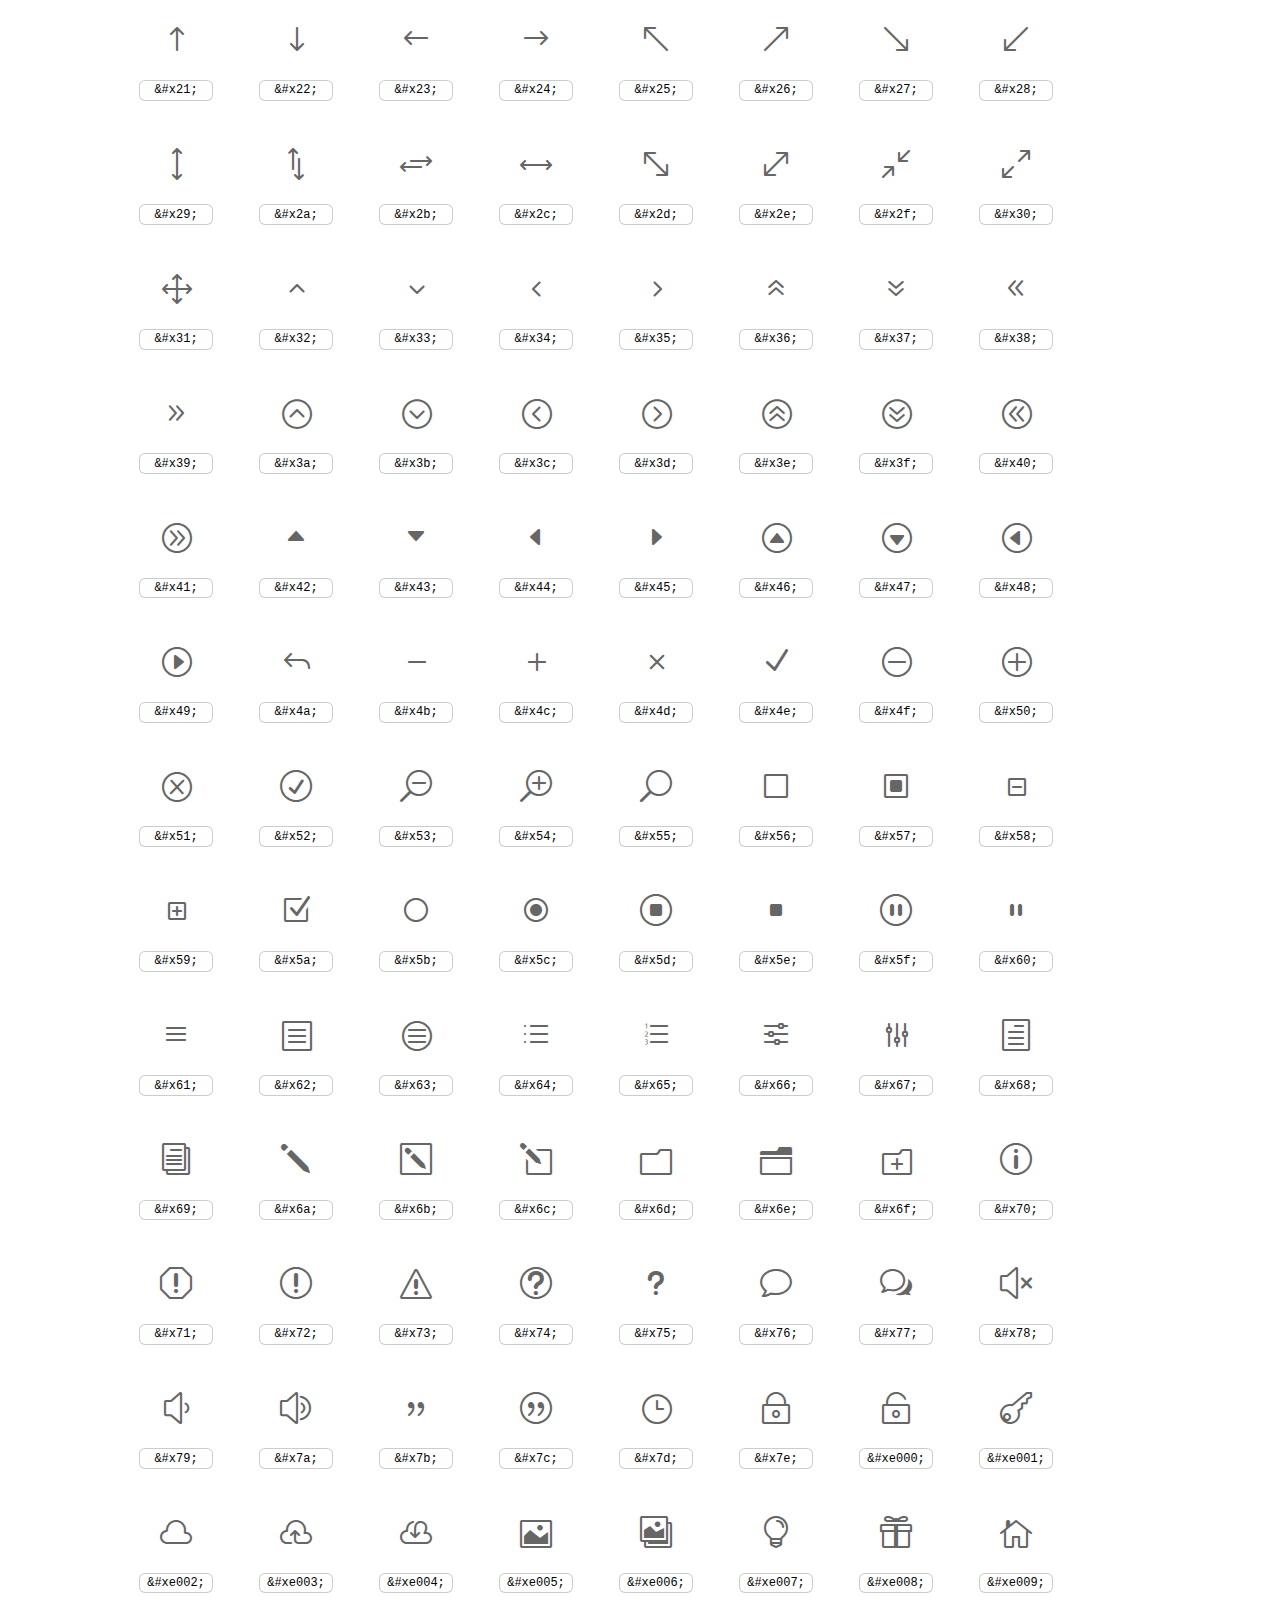
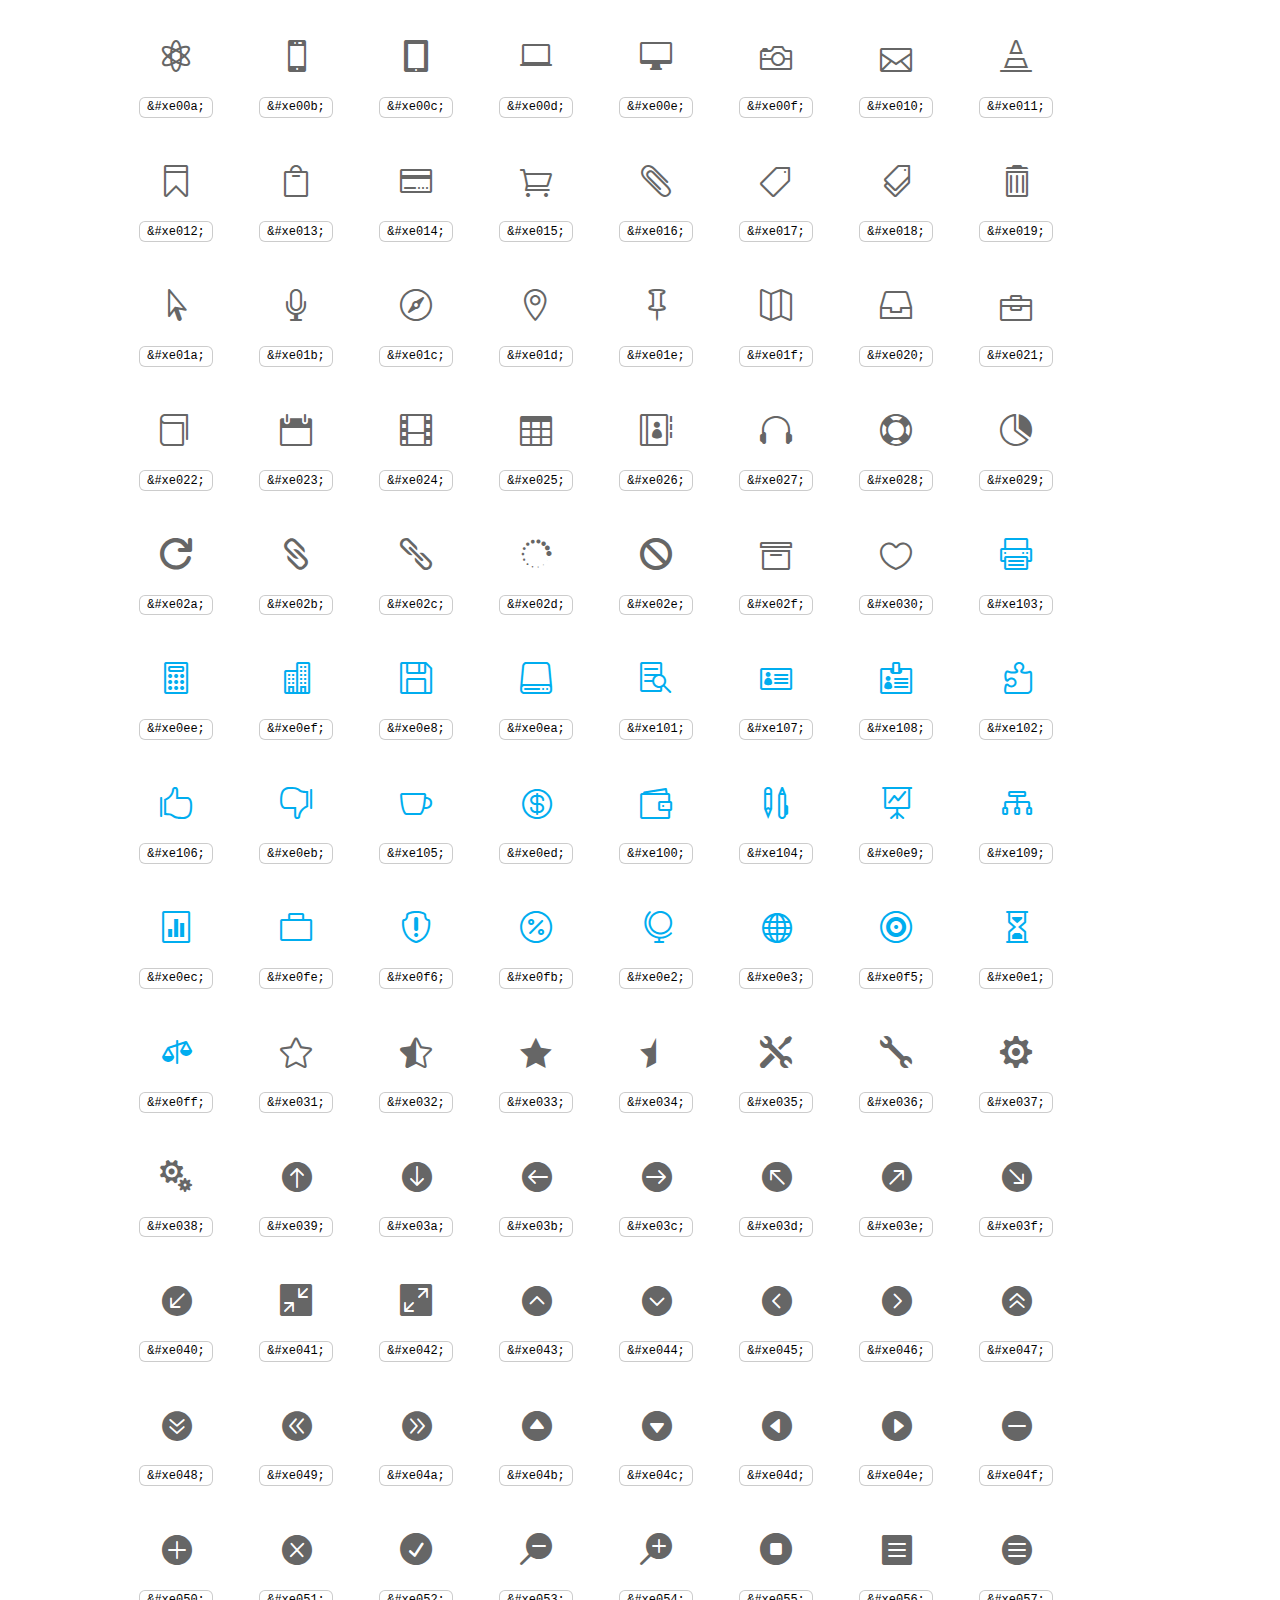
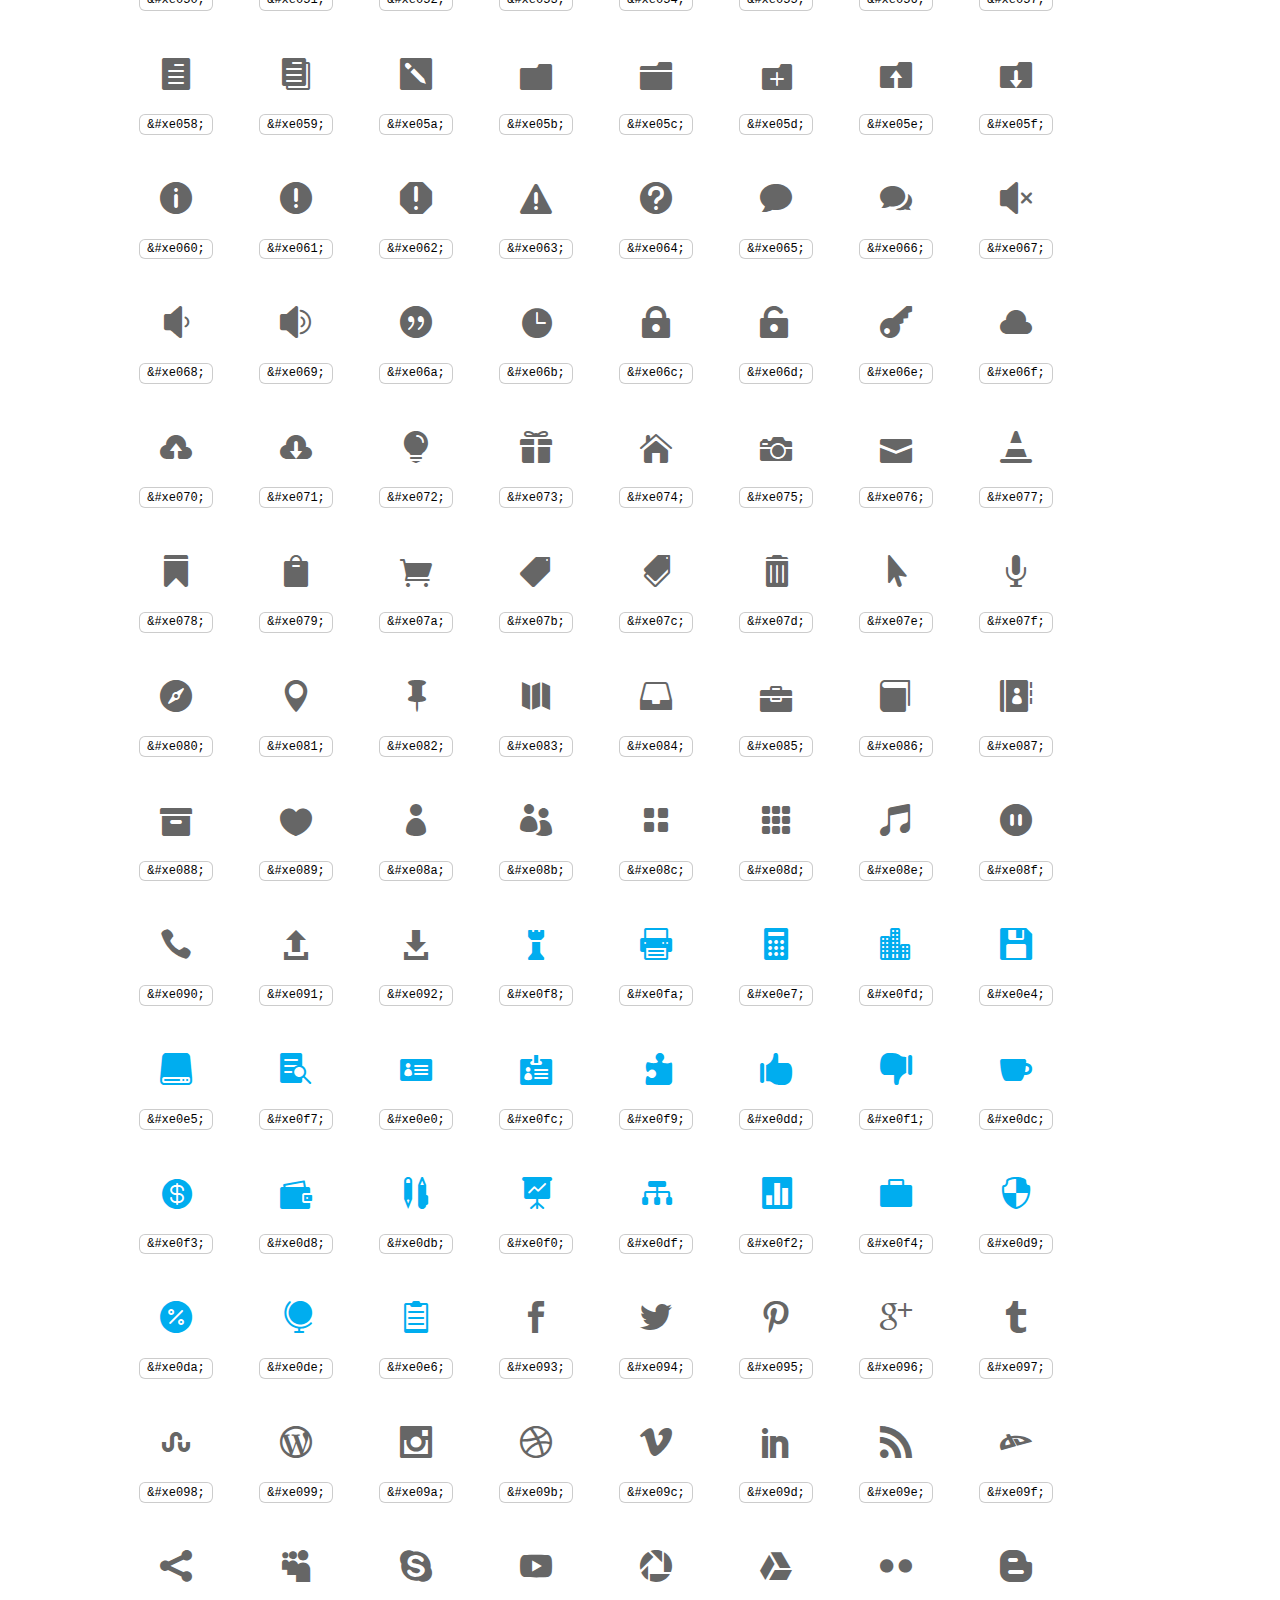
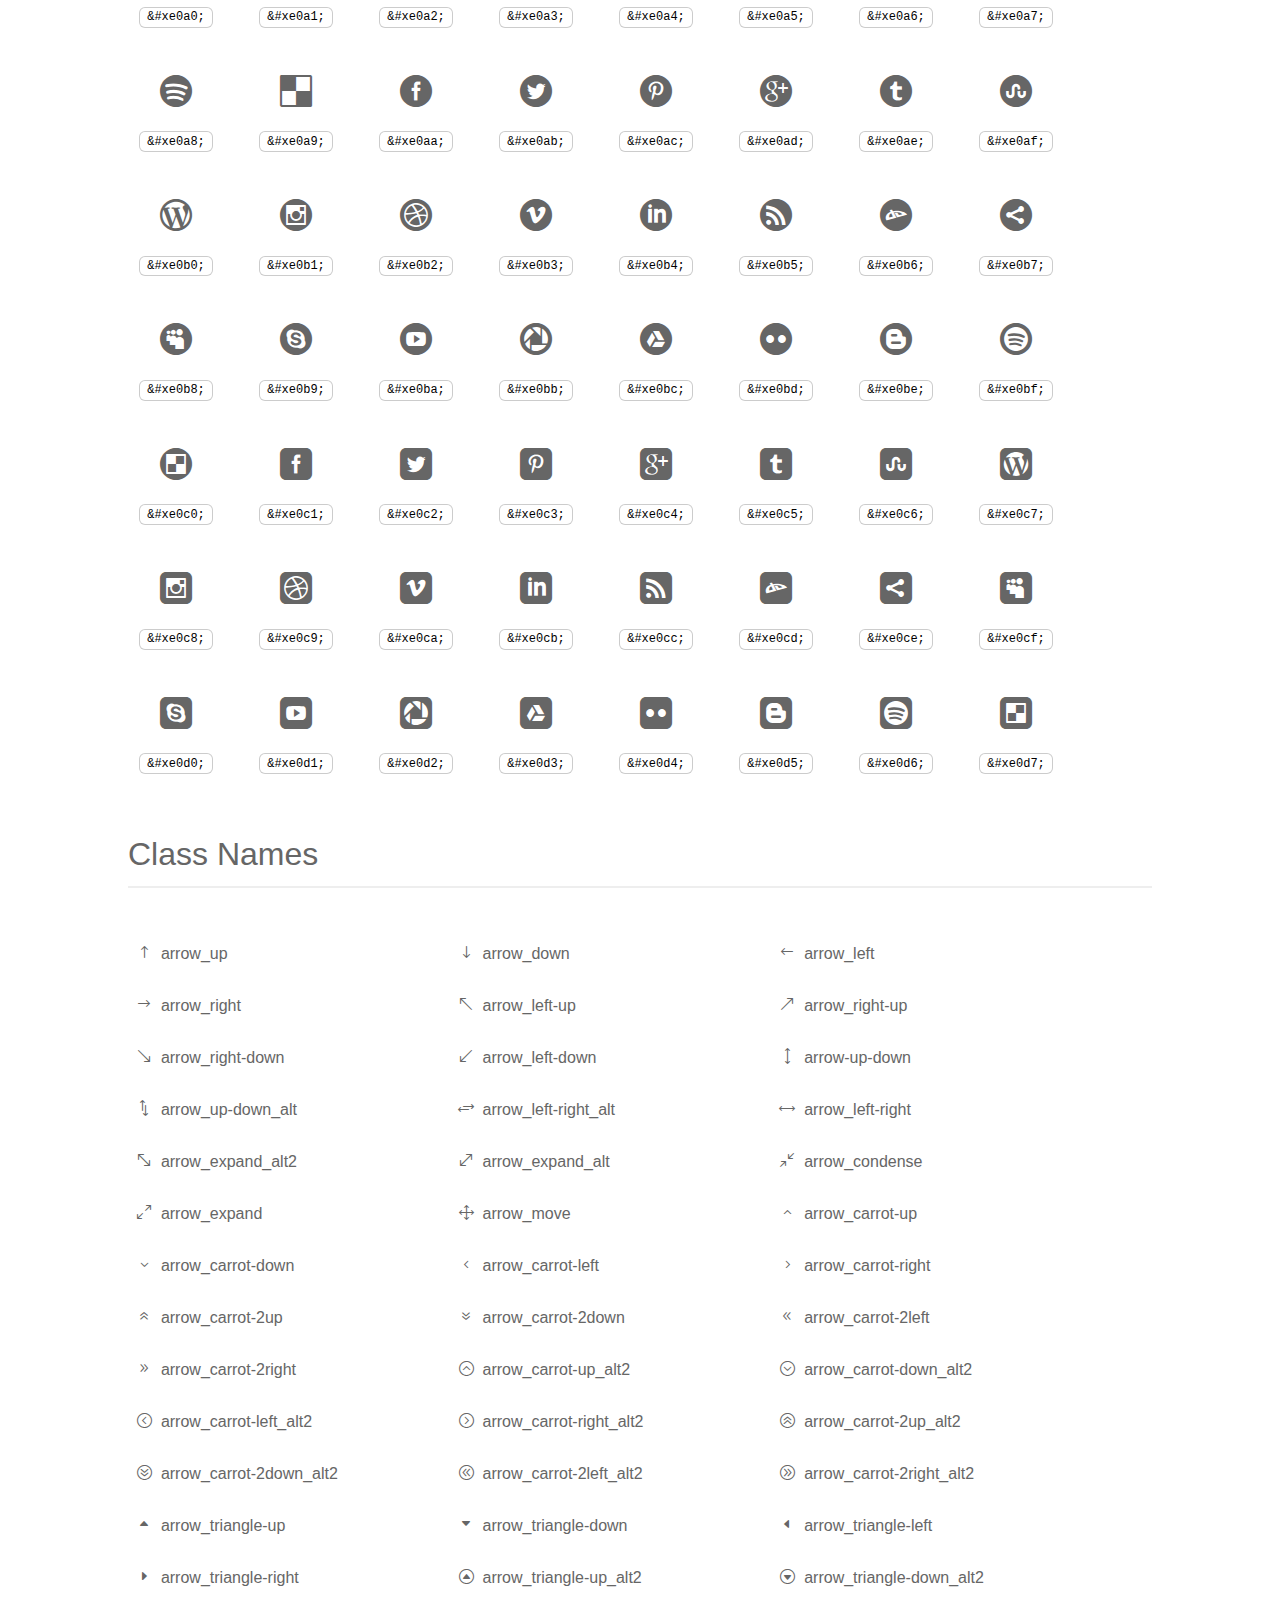
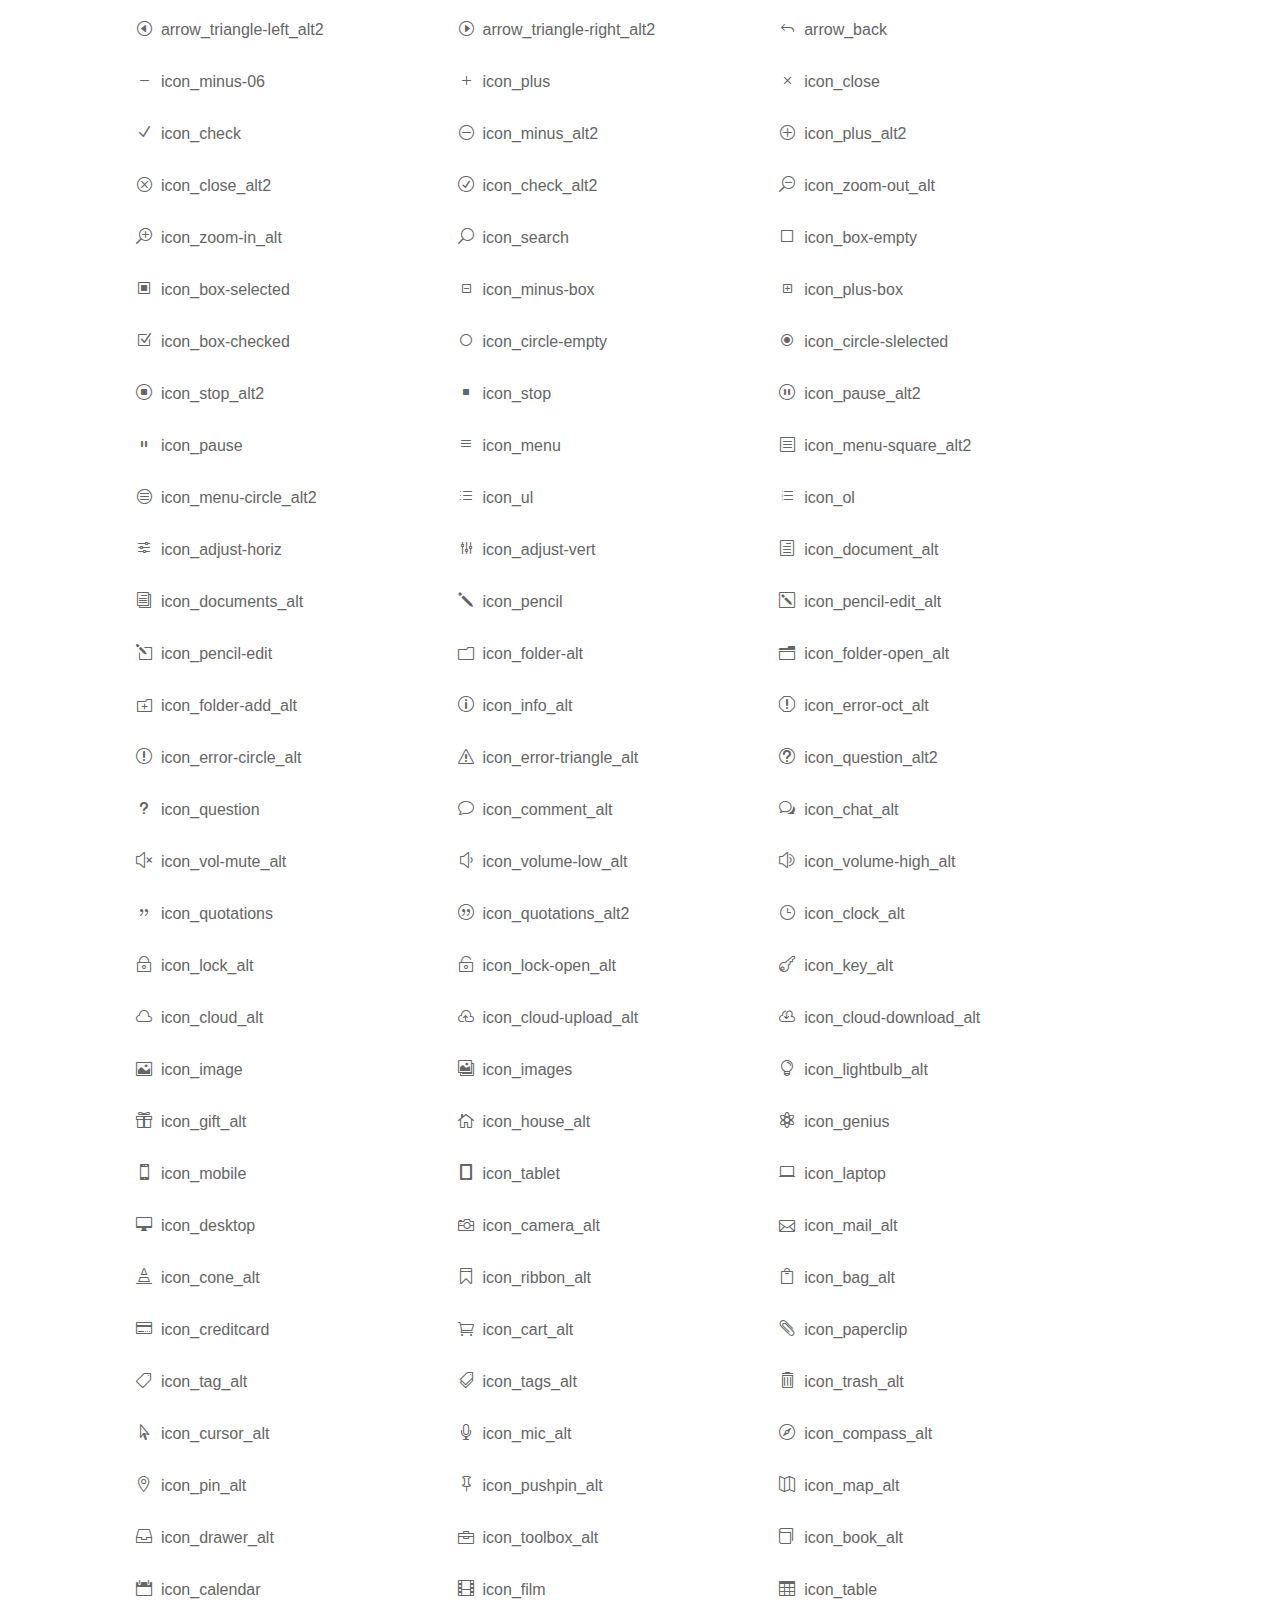
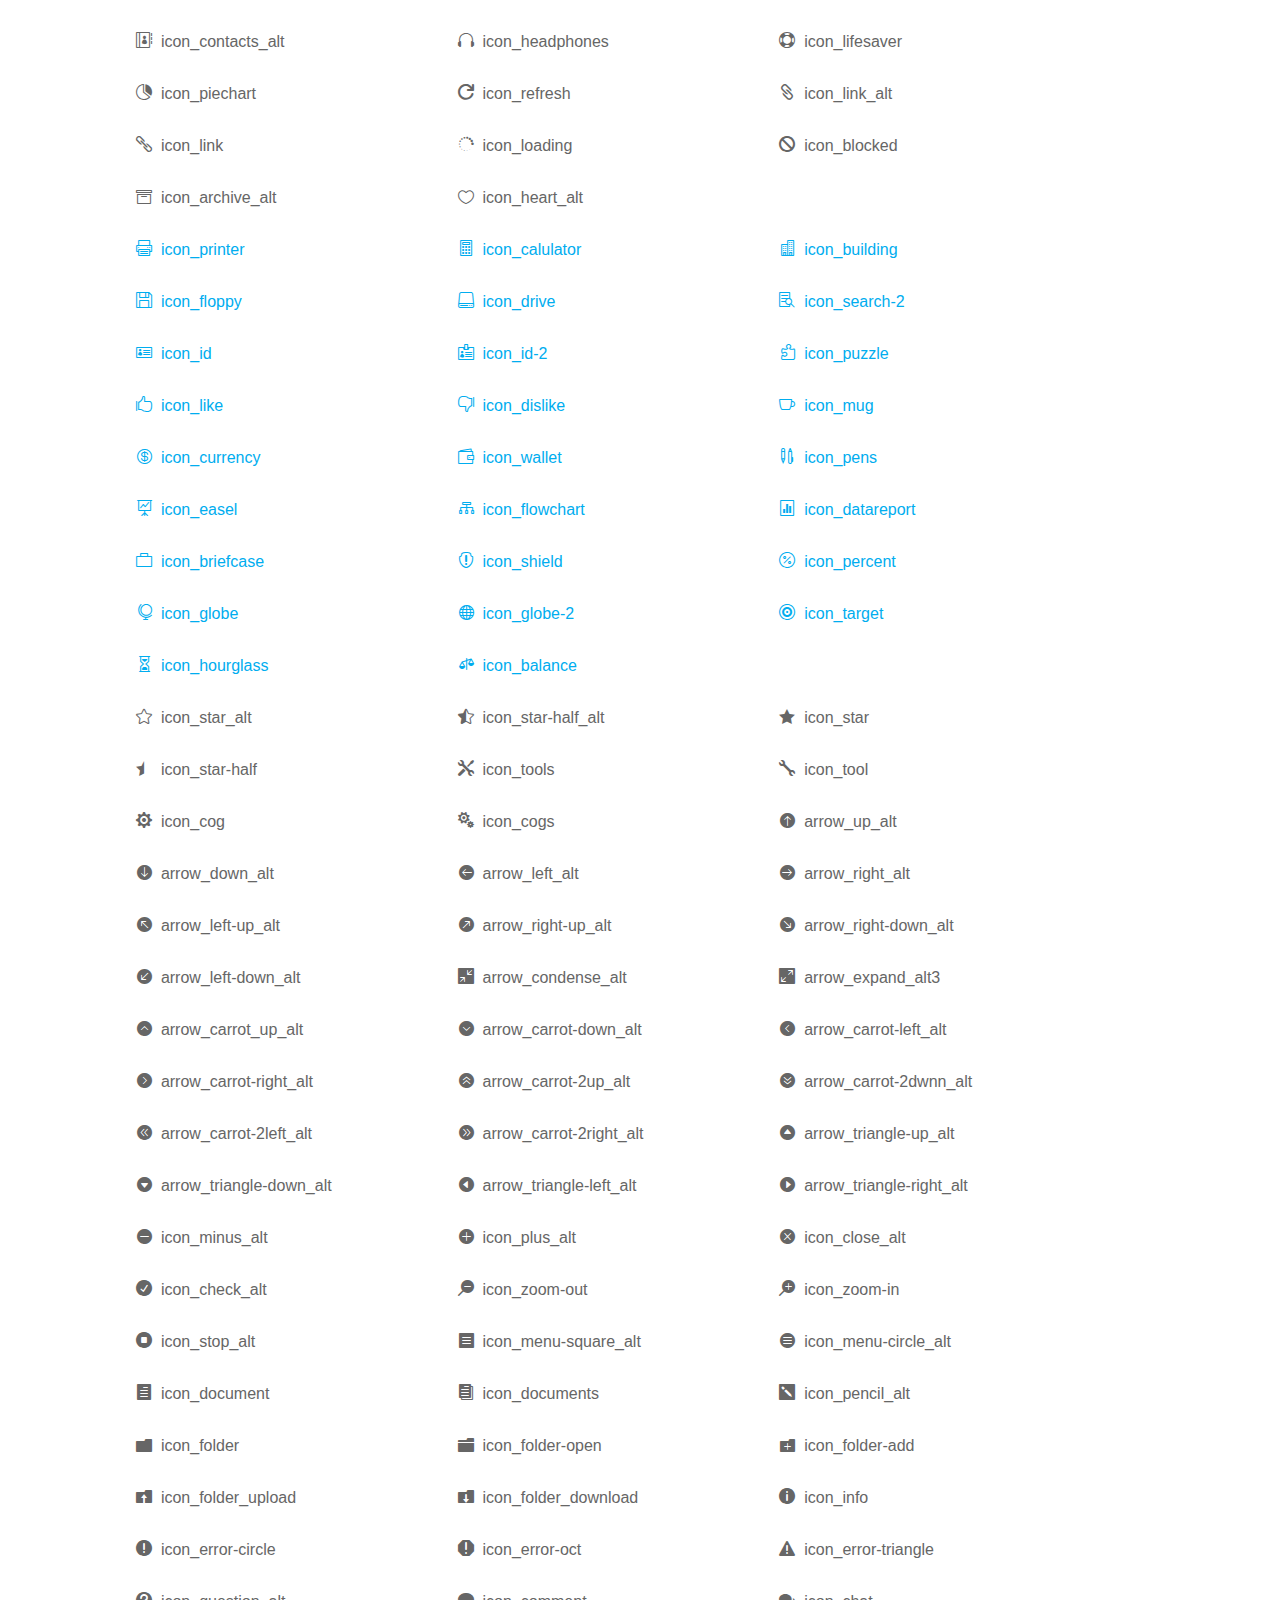
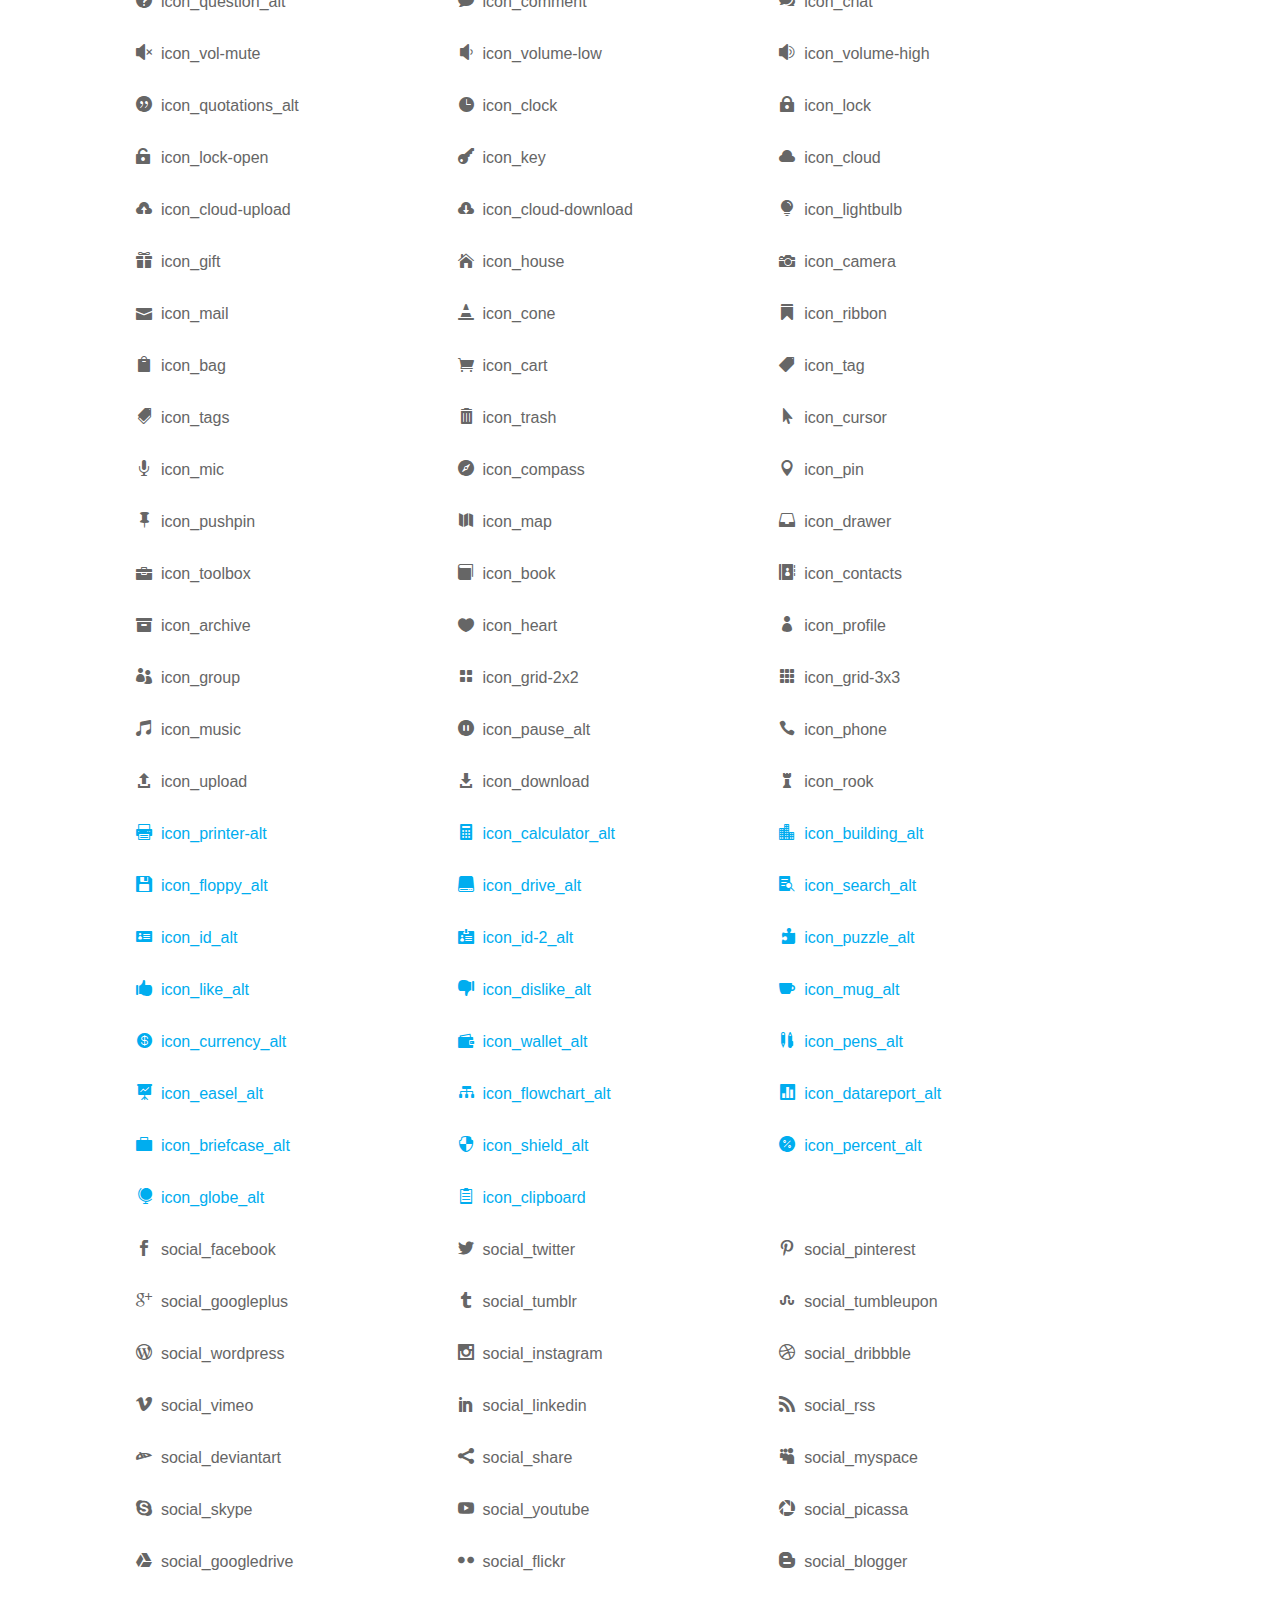
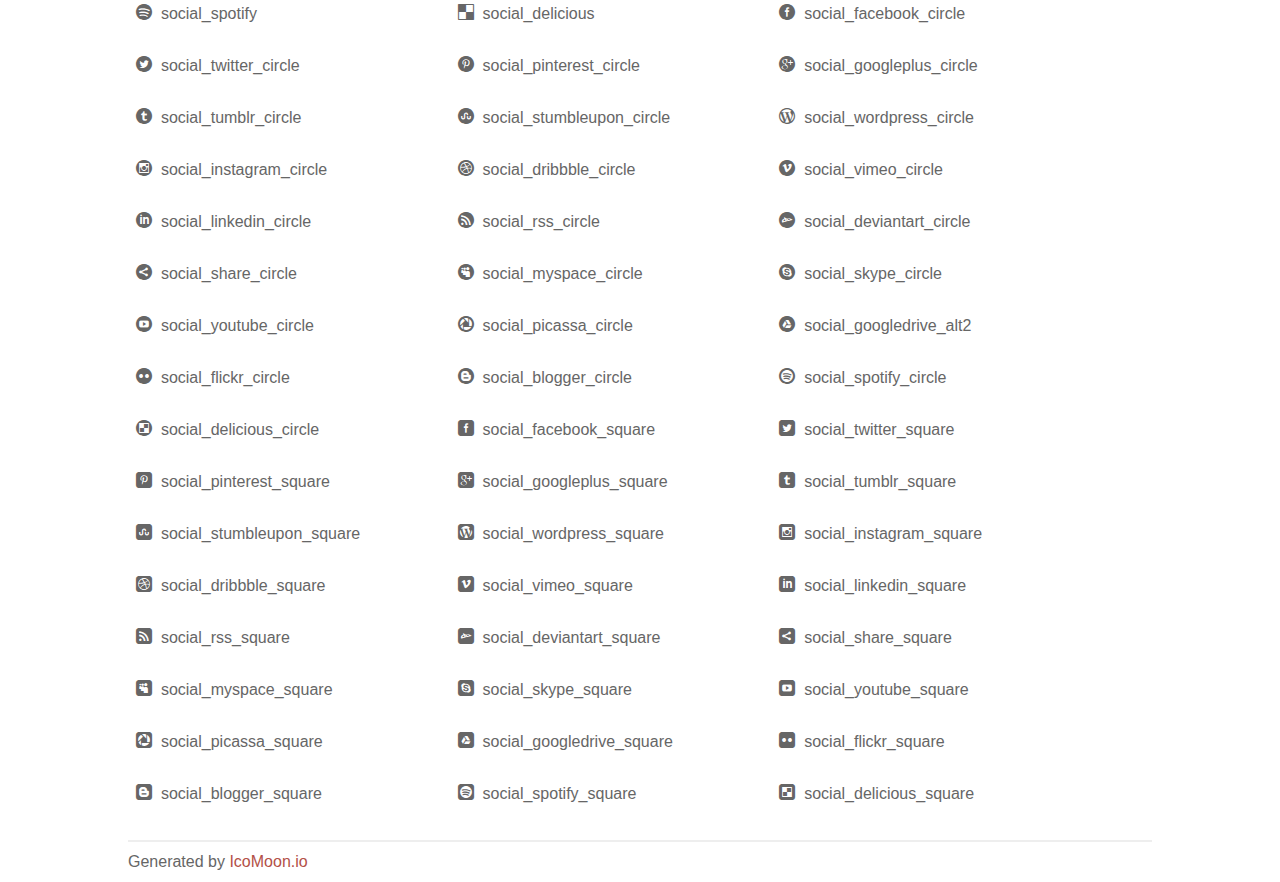
<file: css/icon_fonts/demo_icon_set_3.html>
<!doctype html>
<html>
<head>
<title>Your Font/Glyphs</title>
<link rel="stylesheet" href="css/icon_set_3.css" />
<!--[if lte IE 7]><script src="lte-ie7.js"></script><![endif]-->
<style>
	section, header, footer {display: block;}
	body {
		font-family: sans-serif;
		color: #666;
		line-height: 1.5;
		font-size: 1em;
	}
	* {
		-moz-box-sizing: border-box;
		-webkit-box-sizing: border-box;
		box-sizing: border-box;
		margin: 0;
		padding: 0;
	}
	.glyph {
		float: left;
		text-align: center;
		padding: .75em;
		margin: .4em 1.5em .75em 0;
		width: 6em;
		text-shadow: none;
	}
	
	.glyph input {
		font-family: consolas, monospace;
		font-size: 12px;
		width: 100%;
		text-align: center;
		border: 0;
		box-shadow: 0 0 0 1px #ccc;
		padding: .2em;
                -moz-border-radius: 5px;
                -webkit-border-radius: 5px;
	}
	
	

	.new {
		color:#00adef !important;
	}

	
	.w-main {
		width: 80%;
	}
	.centered {
		margin-left: auto;
		margin-right: auto;
	}
	.fs1 {
		font-size: 2em;
	}
	header {
		margin: 2em 0;
		padding-bottom: .5em;
		color: #666;
		box-shadow: 0 2px #eee;
	}
	header h1 {
		font-size: 2em;
		font-weight: normal;
	}
	.clearfix:before, .clearfix:after { content: ""; display: table; }
	.clearfix:after, .clear { clear: both; }
	footer {
		margin-top: 2em;
		padding: .5em 0;
		box-shadow: 0 -2px #eee;
	}
	a, a:visited {
		color: #B35047;
		text-decoration: none;
	}
	a:hover, a:focus {color: #000;}
	
	.box1 {
		font-size: 16px;
		display: inline-block;
		width: 30%;
		padding: .25em .5em;
		margin: 20px 10px 0 0;
	}
</style>
</head>
<body>

	<div class="w-main centered">
	<section class="mtm clearfix" id="glyphs">
	<div class="glyph">
		<div class="fs1" aria-hidden="true" data-icon="&#x21;"></div>
		<input type="text" readonly value="&amp;#x21;" />
	</div>
	<div class="glyph">
		<div class="fs1" aria-hidden="true" data-icon="&#x22;"></div>
		<input type="text" readonly value="&amp;#x22;" />
	</div>
	<div class="glyph">
		<div class="fs1" aria-hidden="true" data-icon="&#x23;"></div>
		<input type="text" readonly value="&amp;#x23;" />
	</div>
	<div class="glyph">
		<div class="fs1" aria-hidden="true" data-icon="&#x24;"></div>
		<input type="text" readonly value="&amp;#x24;" />
	</div>
	<div class="glyph">
		<div class="fs1" aria-hidden="true" data-icon="&#x25;"></div>
		<input type="text" readonly value="&amp;#x25;" />
	</div>
	<div class="glyph">
		<div class="fs1" aria-hidden="true" data-icon="&#x26;"></div>
		<input type="text" readonly value="&amp;#x26;" />
	</div>
	<div class="glyph">
		<div class="fs1" aria-hidden="true" data-icon="&#x27;"></div>
		<input type="text" readonly value="&amp;#x27;" />
	</div>
	<div class="glyph">
		<div class="fs1" aria-hidden="true" data-icon="&#x28;"></div>
		<input type="text" readonly value="&amp;#x28;" />
	</div>
	<div class="glyph">
		<div class="fs1" aria-hidden="true" data-icon="&#x29;"></div>
		<input type="text" readonly value="&amp;#x29;" />
	</div>
	<div class="glyph">
		<div class="fs1" aria-hidden="true" data-icon="&#x2a;"></div>
		<input type="text" readonly value="&amp;#x2a;" />
	</div>
	<div class="glyph">
		<div class="fs1" aria-hidden="true" data-icon="&#x2b;"></div>
		<input type="text" readonly value="&amp;#x2b;" />
	</div>
	<div class="glyph">
		<div class="fs1" aria-hidden="true" data-icon="&#x2c;"></div>
		<input type="text" readonly value="&amp;#x2c;" />
	</div>
	<div class="glyph">
		<div class="fs1" aria-hidden="true" data-icon="&#x2d;"></div>
		<input type="text" readonly value="&amp;#x2d;" />
	</div>
	<div class="glyph">
		<div class="fs1" aria-hidden="true" data-icon="&#x2e;"></div>
		<input type="text" readonly value="&amp;#x2e;" />
	</div>
	<div class="glyph">
		<div class="fs1" aria-hidden="true" data-icon="&#x2f;"></div>
		<input type="text" readonly value="&amp;#x2f;" />
	</div>
	<div class="glyph">
		<div class="fs1" aria-hidden="true" data-icon="&#x30;"></div>
		<input type="text" readonly value="&amp;#x30;" />
	</div>
	<div class="glyph">
		<div class="fs1" aria-hidden="true" data-icon="&#x31;"></div>
		<input type="text" readonly value="&amp;#x31;" />
	</div>
	<div class="glyph">
		<div class="fs1" aria-hidden="true" data-icon="&#x32;"></div>
		<input type="text" readonly value="&amp;#x32;" />
	</div>
	<div class="glyph">
		<div class="fs1" aria-hidden="true" data-icon="&#x33;"></div>
		<input type="text" readonly value="&amp;#x33;" />
	</div>
	<div class="glyph">
		<div class="fs1" aria-hidden="true" data-icon="&#x34;"></div>
		<input type="text" readonly value="&amp;#x34;" />
	</div>
	<div class="glyph">
		<div class="fs1" aria-hidden="true" data-icon="&#x35;"></div>
		<input type="text" readonly value="&amp;#x35;" />
	</div>
	<div class="glyph">
		<div class="fs1" aria-hidden="true" data-icon="&#x36;"></div>
		<input type="text" readonly value="&amp;#x36;" />
	</div>
	<div class="glyph">
		<div class="fs1" aria-hidden="true" data-icon="&#x37;"></div>
		<input type="text" readonly value="&amp;#x37;" />
	</div>
	<div class="glyph">
		<div class="fs1" aria-hidden="true" data-icon="&#x38;"></div>
		<input type="text" readonly value="&amp;#x38;" />
	</div>
	<div class="glyph">
		<div class="fs1" aria-hidden="true" data-icon="&#x39;"></div>
		<input type="text" readonly value="&amp;#x39;" />
	</div>
	<div class="glyph">
		<div class="fs1" aria-hidden="true" data-icon="&#x3a;"></div>
		<input type="text" readonly value="&amp;#x3a;" />
	</div>
	<div class="glyph">
		<div class="fs1" aria-hidden="true" data-icon="&#x3b;"></div>
		<input type="text" readonly value="&amp;#x3b;" />
	</div>
	<div class="glyph">
		<div class="fs1" aria-hidden="true" data-icon="&#x3c;"></div>
		<input type="text" readonly value="&amp;#x3c;" />
	</div>
	<div class="glyph">
		<div class="fs1" aria-hidden="true" data-icon="&#x3d;"></div>
		<input type="text" readonly value="&amp;#x3d;" />
	</div>
	<div class="glyph">
		<div class="fs1" aria-hidden="true" data-icon="&#x3e;"></div>
		<input type="text" readonly value="&amp;#x3e;" />
	</div>
	<div class="glyph">
		<div class="fs1" aria-hidden="true" data-icon="&#x3f;"></div>
		<input type="text" readonly value="&amp;#x3f;" />
	</div>
	<div class="glyph">
		<div class="fs1" aria-hidden="true" data-icon="&#x40;"></div>
		<input type="text" readonly value="&amp;#x40;" />
	</div>
	<div class="glyph">
		<div class="fs1" aria-hidden="true" data-icon="&#x41;"></div>
		<input type="text" readonly value="&amp;#x41;" />
	</div>
	<div class="glyph">
		<div class="fs1" aria-hidden="true" data-icon="&#x42;"></div>
		<input type="text" readonly value="&amp;#x42;" />
	</div>
	<div class="glyph">
		<div class="fs1" aria-hidden="true" data-icon="&#x43;"></div>
		<input type="text" readonly value="&amp;#x43;" />
	</div>
	<div class="glyph">
		<div class="fs1" aria-hidden="true" data-icon="&#x44;"></div>
		<input type="text" readonly value="&amp;#x44;" />
	</div>
	<div class="glyph">
		<div class="fs1" aria-hidden="true" data-icon="&#x45;"></div>
		<input type="text" readonly value="&amp;#x45;" />
	</div>
	<div class="glyph">
		<div class="fs1" aria-hidden="true" data-icon="&#x46;"></div>
		<input type="text" readonly value="&amp;#x46;" />
	</div>
	<div class="glyph">
		<div class="fs1" aria-hidden="true" data-icon="&#x47;"></div>
		<input type="text" readonly value="&amp;#x47;" />
	</div>
	<div class="glyph">
		<div class="fs1" aria-hidden="true" data-icon="&#x48;"></div>
		<input type="text" readonly value="&amp;#x48;" />
	</div>
	<div class="glyph">
		<div class="fs1" aria-hidden="true" data-icon="&#x49;"></div>
		<input type="text" readonly value="&amp;#x49;" />
	</div>
	<div class="glyph">
		<div class="fs1" aria-hidden="true" data-icon="&#x4a;"></div>
		<input type="text" readonly value="&amp;#x4a;" />
	</div>
	<div class="glyph">
		<div class="fs1" aria-hidden="true" data-icon="&#x4b;"></div>
		<input type="text" readonly value="&amp;#x4b;" />
	</div>
	<div class="glyph">
		<div class="fs1" aria-hidden="true" data-icon="&#x4c;"></div>
		<input type="text" readonly value="&amp;#x4c;" />
	</div>
	<div class="glyph">
		<div class="fs1" aria-hidden="true" data-icon="&#x4d;"></div>
		<input type="text" readonly value="&amp;#x4d;" />
	</div>
	<div class="glyph">
		<div class="fs1" aria-hidden="true" data-icon="&#x4e;"></div>
		<input type="text" readonly value="&amp;#x4e;" />
	</div>
	<div class="glyph">
		<div class="fs1" aria-hidden="true" data-icon="&#x4f;"></div>
		<input type="text" readonly value="&amp;#x4f;" />
	</div>
	<div class="glyph">
		<div class="fs1" aria-hidden="true" data-icon="&#x50;"></div>
		<input type="text" readonly value="&amp;#x50;" />
	</div>
	<div class="glyph">
		<div class="fs1" aria-hidden="true" data-icon="&#x51;"></div>
		<input type="text" readonly value="&amp;#x51;" />
	</div>
	<div class="glyph">
		<div class="fs1" aria-hidden="true" data-icon="&#x52;"></div>
		<input type="text" readonly value="&amp;#x52;" />
	</div>
	<div class="glyph">
		<div class="fs1" aria-hidden="true" data-icon="&#x53;"></div>
		<input type="text" readonly value="&amp;#x53;" />
	</div>
	<div class="glyph">
		<div class="fs1" aria-hidden="true" data-icon="&#x54;"></div>
		<input type="text" readonly value="&amp;#x54;" />
	</div>
	<div class="glyph">
		<div class="fs1" aria-hidden="true" data-icon="&#x55;"></div>
		<input type="text" readonly value="&amp;#x55;" />
	</div>
	<div class="glyph">
		<div class="fs1" aria-hidden="true" data-icon="&#x56;"></div>
		<input type="text" readonly value="&amp;#x56;" />
	</div>
	<div class="glyph">
		<div class="fs1" aria-hidden="true" data-icon="&#x57;"></div>
		<input type="text" readonly value="&amp;#x57;" />
	</div>
	<div class="glyph">
		<div class="fs1" aria-hidden="true" data-icon="&#x58;"></div>
		<input type="text" readonly value="&amp;#x58;" />
	</div>
	<div class="glyph">
		<div class="fs1" aria-hidden="true" data-icon="&#x59;"></div>
		<input type="text" readonly value="&amp;#x59;" />
	</div>
	<div class="glyph">
		<div class="fs1" aria-hidden="true" data-icon="&#x5a;"></div>
		<input type="text" readonly value="&amp;#x5a;" />
	</div>
	<div class="glyph">
		<div class="fs1" aria-hidden="true" data-icon="&#x5b;"></div>
		<input type="text" readonly value="&amp;#x5b;" />
	</div>
	<div class="glyph">
		<div class="fs1" aria-hidden="true" data-icon="&#x5c;"></div>
		<input type="text" readonly value="&amp;#x5c;" />
	</div>
	<div class="glyph">
		<div class="fs1" aria-hidden="true" data-icon="&#x5d;"></div>
		<input type="text" readonly value="&amp;#x5d;" />
	</div>
	<div class="glyph">
		<div class="fs1" aria-hidden="true" data-icon="&#x5e;"></div>
		<input type="text" readonly value="&amp;#x5e;" />
	</div>
	<div class="glyph">
		<div class="fs1" aria-hidden="true" data-icon="&#x5f;"></div>
		<input type="text" readonly value="&amp;#x5f;" />
	</div>
	<div class="glyph">
		<div class="fs1" aria-hidden="true" data-icon="&#x60;"></div>
		<input type="text" readonly value="&amp;#x60;" />
	</div>
	<div class="glyph">
		<div class="fs1" aria-hidden="true" data-icon="&#x61;"></div>
		<input type="text" readonly value="&amp;#x61;" />
	</div>
	<div class="glyph">
		<div class="fs1" aria-hidden="true" data-icon="&#x62;"></div>
		<input type="text" readonly value="&amp;#x62;" />
	</div>
	<div class="glyph">
		<div class="fs1" aria-hidden="true" data-icon="&#x63;"></div>
		<input type="text" readonly value="&amp;#x63;" />
	</div>
	<div class="glyph">
		<div class="fs1" aria-hidden="true" data-icon="&#x64;"></div>
		<input type="text" readonly value="&amp;#x64;" />
	</div>
	<div class="glyph">
		<div class="fs1" aria-hidden="true" data-icon="&#x65;"></div>
		<input type="text" readonly value="&amp;#x65;" />
	</div>
	<div class="glyph">
		<div class="fs1" aria-hidden="true" data-icon="&#x66;"></div>
		<input type="text" readonly value="&amp;#x66;" />
	</div>
	<div class="glyph">
		<div class="fs1" aria-hidden="true" data-icon="&#x67;"></div>
		<input type="text" readonly value="&amp;#x67;" />
	</div>
	<div class="glyph">
		<div class="fs1" aria-hidden="true" data-icon="&#x68;"></div>
		<input type="text" readonly value="&amp;#x68;" />
	</div>
	<div class="glyph">
		<div class="fs1" aria-hidden="true" data-icon="&#x69;"></div>
		<input type="text" readonly value="&amp;#x69;" />
	</div>
	<div class="glyph">
		<div class="fs1" aria-hidden="true" data-icon="&#x6a;"></div>
		<input type="text" readonly value="&amp;#x6a;" />
	</div>
	<div class="glyph">
		<div class="fs1" aria-hidden="true" data-icon="&#x6b;"></div>
		<input type="text" readonly value="&amp;#x6b;" />
	</div>
	<div class="glyph">
		<div class="fs1" aria-hidden="true" data-icon="&#x6c;"></div>
		<input type="text" readonly value="&amp;#x6c;" />
	</div>
	<div class="glyph">
		<div class="fs1" aria-hidden="true" data-icon="&#x6d;"></div>
		<input type="text" readonly value="&amp;#x6d;" />
	</div>
	<div class="glyph">
		<div class="fs1" aria-hidden="true" data-icon="&#x6e;"></div>
		<input type="text" readonly value="&amp;#x6e;" />
	</div>
	<div class="glyph">
		<div class="fs1" aria-hidden="true" data-icon="&#x6f;"></div>
		<input type="text" readonly value="&amp;#x6f;" />
	</div>
	<div class="glyph">
		<div class="fs1" aria-hidden="true" data-icon="&#x70;"></div>
		<input type="text" readonly value="&amp;#x70;" />
	</div>
	<div class="glyph">
		<div class="fs1" aria-hidden="true" data-icon="&#x71;"></div>
		<input type="text" readonly value="&amp;#x71;" />
	</div>
	<div class="glyph">
		<div class="fs1" aria-hidden="true" data-icon="&#x72;"></div>
		<input type="text" readonly value="&amp;#x72;" />
	</div>
	<div class="glyph">
		<div class="fs1" aria-hidden="true" data-icon="&#x73;"></div>
		<input type="text" readonly value="&amp;#x73;" />
	</div>
	<div class="glyph">
		<div class="fs1" aria-hidden="true" data-icon="&#x74;"></div>
		<input type="text" readonly value="&amp;#x74;" />
	</div>
	<div class="glyph">
		<div class="fs1" aria-hidden="true" data-icon="&#x75;"></div>
		<input type="text" readonly value="&amp;#x75;" />
	</div>
	<div class="glyph">
		<div class="fs1" aria-hidden="true" data-icon="&#x76;"></div>
		<input type="text" readonly value="&amp;#x76;" />
	</div>
	<div class="glyph">
		<div class="fs1" aria-hidden="true" data-icon="&#x77;"></div>
		<input type="text" readonly value="&amp;#x77;" />
	</div>
	<div class="glyph">
		<div class="fs1" aria-hidden="true" data-icon="&#x78;"></div>
		<input type="text" readonly value="&amp;#x78;" />
	</div>
	<div class="glyph">
		<div class="fs1" aria-hidden="true" data-icon="&#x79;"></div>
		<input type="text" readonly value="&amp;#x79;" />
	</div>
	<div class="glyph">
		<div class="fs1" aria-hidden="true" data-icon="&#x7a;"></div>
		<input type="text" readonly value="&amp;#x7a;" />
	</div>
	<div class="glyph">
		<div class="fs1" aria-hidden="true" data-icon="&#x7b;"></div>
		<input type="text" readonly value="&amp;#x7b;" />
	</div>
	<div class="glyph">
		<div class="fs1" aria-hidden="true" data-icon="&#x7c;"></div>
		<input type="text" readonly value="&amp;#x7c;" />
	</div>
	<div class="glyph">
		<div class="fs1" aria-hidden="true" data-icon="&#x7d;"></div>
		<input type="text" readonly value="&amp;#x7d;" />
	</div>
	<div class="glyph">
		<div class="fs1" aria-hidden="true" data-icon="&#x7e;"></div>
		<input type="text" readonly value="&amp;#x7e;" />
	</div>
	<div class="glyph">
		<div class="fs1" aria-hidden="true" data-icon="&#xe000;"></div>
		<input type="text" readonly value="&amp;#xe000;" />
	</div>
	<div class="glyph">
		<div class="fs1" aria-hidden="true" data-icon="&#xe001;"></div>
		<input type="text" readonly value="&amp;#xe001;" />
	</div>
	<div class="glyph">
		<div class="fs1" aria-hidden="true" data-icon="&#xe002;"></div>
		<input type="text" readonly value="&amp;#xe002;" />
	</div>
	<div class="glyph">
		<div class="fs1" aria-hidden="true" data-icon="&#xe003;"></div>
		<input type="text" readonly value="&amp;#xe003;" />
	</div>
	<div class="glyph">
		<div class="fs1" aria-hidden="true" data-icon="&#xe004;"></div>
		<input type="text" readonly value="&amp;#xe004;" />
	</div>
	<div class="glyph">
		<div class="fs1" aria-hidden="true" data-icon="&#xe005;"></div>
		<input type="text" readonly value="&amp;#xe005;" />
	</div>
	<div class="glyph">
		<div class="fs1" aria-hidden="true" data-icon="&#xe006;"></div>
		<input type="text" readonly value="&amp;#xe006;" />
	</div>
	<div class="glyph">
		<div class="fs1" aria-hidden="true" data-icon="&#xe007;"></div>
		<input type="text" readonly value="&amp;#xe007;" />
	</div>
	<div class="glyph">
		<div class="fs1" aria-hidden="true" data-icon="&#xe008;"></div>
		<input type="text" readonly value="&amp;#xe008;" />
	</div>
	<div class="glyph">
		<div class="fs1" aria-hidden="true" data-icon="&#xe009;"></div>
		<input type="text" readonly value="&amp;#xe009;" />
	</div>
	<div class="glyph">
		<div class="fs1" aria-hidden="true" data-icon="&#xe00a;"></div>
		<input type="text" readonly value="&amp;#xe00a;" />
	</div>
	<div class="glyph">
		<div class="fs1" aria-hidden="true" data-icon="&#xe00b;"></div>
		<input type="text" readonly value="&amp;#xe00b;" />
	</div>
	<div class="glyph">
		<div class="fs1" aria-hidden="true" data-icon="&#xe00c;"></div>
		<input type="text" readonly value="&amp;#xe00c;" />
	</div>
	<div class="glyph">
		<div class="fs1" aria-hidden="true" data-icon="&#xe00d;"></div>
		<input type="text" readonly value="&amp;#xe00d;" />
	</div>
	<div class="glyph">
		<div class="fs1" aria-hidden="true" data-icon="&#xe00e;"></div>
		<input type="text" readonly value="&amp;#xe00e;" />
	</div>
	<div class="glyph">
		<div class="fs1" aria-hidden="true" data-icon="&#xe00f;"></div>
		<input type="text" readonly value="&amp;#xe00f;" />
	</div>
	<div class="glyph">
		<div class="fs1" aria-hidden="true" data-icon="&#xe010;"></div>
		<input type="text" readonly value="&amp;#xe010;" />
	</div>
	<div class="glyph">
		<div class="fs1" aria-hidden="true" data-icon="&#xe011;"></div>
		<input type="text" readonly value="&amp;#xe011;" />
	</div>
	<div class="glyph">
		<div class="fs1" aria-hidden="true" data-icon="&#xe012;"></div>
		<input type="text" readonly value="&amp;#xe012;" />
	</div>
	<div class="glyph">
		<div class="fs1" aria-hidden="true" data-icon="&#xe013;"></div>
		<input type="text" readonly value="&amp;#xe013;" />
	</div>
	<div class="glyph">
		<div class="fs1" aria-hidden="true" data-icon="&#xe014;"></div>
		<input type="text" readonly value="&amp;#xe014;" />
	</div>
	<div class="glyph">
		<div class="fs1" aria-hidden="true" data-icon="&#xe015;"></div>
		<input type="text" readonly value="&amp;#xe015;" />
	</div>
	<div class="glyph">
		<div class="fs1" aria-hidden="true" data-icon="&#xe016;"></div>
		<input type="text" readonly value="&amp;#xe016;" />
	</div>
	<div class="glyph">
		<div class="fs1" aria-hidden="true" data-icon="&#xe017;"></div>
		<input type="text" readonly value="&amp;#xe017;" />
	</div>
	<div class="glyph">
		<div class="fs1" aria-hidden="true" data-icon="&#xe018;"></div>
		<input type="text" readonly value="&amp;#xe018;" />
	</div>
	<div class="glyph">
		<div class="fs1" aria-hidden="true" data-icon="&#xe019;"></div>
		<input type="text" readonly value="&amp;#xe019;" />
	</div>
	<div class="glyph">
		<div class="fs1" aria-hidden="true" data-icon="&#xe01a;"></div>
		<input type="text" readonly value="&amp;#xe01a;" />
	</div>
	<div class="glyph">
		<div class="fs1" aria-hidden="true" data-icon="&#xe01b;"></div>
		<input type="text" readonly value="&amp;#xe01b;" />
	</div>
	<div class="glyph">
		<div class="fs1" aria-hidden="true" data-icon="&#xe01c;"></div>
		<input type="text" readonly value="&amp;#xe01c;" />
	</div>
	<div class="glyph">
		<div class="fs1" aria-hidden="true" data-icon="&#xe01d;"></div>
		<input type="text" readonly value="&amp;#xe01d;" />
	</div>
	<div class="glyph">
		<div class="fs1" aria-hidden="true" data-icon="&#xe01e;"></div>
		<input type="text" readonly value="&amp;#xe01e;" />
	</div>
	<div class="glyph">
		<div class="fs1" aria-hidden="true" data-icon="&#xe01f;"></div>
		<input type="text" readonly value="&amp;#xe01f;" />
	</div>
	<div class="glyph">
		<div class="fs1" aria-hidden="true" data-icon="&#xe020;"></div>
		<input type="text" readonly value="&amp;#xe020;" />
	</div>
	<div class="glyph">
		<div class="fs1" aria-hidden="true" data-icon="&#xe021;"></div>
		<input type="text" readonly value="&amp;#xe021;" />
	</div>
	<div class="glyph">
		<div class="fs1" aria-hidden="true" data-icon="&#xe022;"></div>
		<input type="text" readonly value="&amp;#xe022;" />
	</div>
	<div class="glyph">
		<div class="fs1" aria-hidden="true" data-icon="&#xe023;"></div>
		<input type="text" readonly value="&amp;#xe023;" />
	</div>
	<div class="glyph">
		<div class="fs1" aria-hidden="true" data-icon="&#xe024;"></div>
		<input type="text" readonly value="&amp;#xe024;" />
	</div>
	<div class="glyph">
		<div class="fs1" aria-hidden="true" data-icon="&#xe025;"></div>
		<input type="text" readonly value="&amp;#xe025;" />
	</div>
	<div class="glyph">
		<div class="fs1" aria-hidden="true" data-icon="&#xe026;"></div>
		<input type="text" readonly value="&amp;#xe026;" />
	</div>
	<div class="glyph">
		<div class="fs1" aria-hidden="true" data-icon="&#xe027;"></div>
		<input type="text" readonly value="&amp;#xe027;" />
	</div>
	<div class="glyph">
		<div class="fs1" aria-hidden="true" data-icon="&#xe028;"></div>
		<input type="text" readonly value="&amp;#xe028;" />
	</div>
	<div class="glyph">
		<div class="fs1" aria-hidden="true" data-icon="&#xe029;"></div>
		<input type="text" readonly value="&amp;#xe029;" />
	</div>
	<div class="glyph">
		<div class="fs1" aria-hidden="true" data-icon="&#xe02a;"></div>
		<input type="text" readonly value="&amp;#xe02a;" />
	</div>
	<div class="glyph">
		<div class="fs1" aria-hidden="true" data-icon="&#xe02b;"></div>
		<input type="text" readonly value="&amp;#xe02b;" />
	</div>
	<div class="glyph">
		<div class="fs1" aria-hidden="true" data-icon="&#xe02c;"></div>
		<input type="text" readonly value="&amp;#xe02c;" />
	</div>
	<div class="glyph">
		<div class="fs1" aria-hidden="true" data-icon="&#xe02d;"></div>
		<input type="text" readonly value="&amp;#xe02d;" />
	</div>
	<div class="glyph">
		<div class="fs1" aria-hidden="true" data-icon="&#xe02e;"></div>
		<input type="text" readonly value="&amp;#xe02e;" />
	</div>
	<div class="glyph">
		<div class="fs1" aria-hidden="true" data-icon="&#xe02f;"></div>
		<input type="text" readonly value="&amp;#xe02f;" />
	</div>
	<div class="glyph">
		<div class="fs1" aria-hidden="true" data-icon="&#xe030;"></div>
		<input type="text" readonly value="&amp;#xe030;" />
	</div>
    
    <div class="new">
    
    <div class="glyph">
		<div class="fs1" aria-hidden="true" data-icon="&#xe103;"></div>
		<input type="text" readonly value="&amp;#xe103;" />
	</div>
	<div class="glyph">
		<div class="fs1" aria-hidden="true" data-icon="&#xe0ee;"></div>
		<input type="text" readonly value="&amp;#xe0ee;" />
	</div>
	<div class="glyph">
		<div class="fs1" aria-hidden="true" data-icon="&#xe0ef;"></div>
		<input type="text" readonly value="&amp;#xe0ef;" />
	</div>
	<div class="glyph">
		<div class="fs1" aria-hidden="true" data-icon="&#xe0e8;"></div>
		<input type="text" readonly value="&amp;#xe0e8;" />
	</div>
	<div class="glyph">
		<div class="fs1" aria-hidden="true" data-icon="&#xe0ea;"></div>
		<input type="text" readonly value="&amp;#xe0ea;" />
	</div>
	<div class="glyph">
		<div class="fs1" aria-hidden="true" data-icon="&#xe101;"></div>
		<input type="text" readonly value="&amp;#xe101;" />
	</div>
	<div class="glyph">
		<div class="fs1" aria-hidden="true" data-icon="&#xe107;"></div>
		<input type="text" readonly value="&amp;#xe107;" />
	</div>
	<div class="glyph">
		<div class="fs1" aria-hidden="true" data-icon="&#xe108;"></div>
		<input type="text" readonly value="&amp;#xe108;" />
	</div>
	<div class="glyph">
		<div class="fs1" aria-hidden="true" data-icon="&#xe102;"></div>
		<input type="text" readonly value="&amp;#xe102;" />
	</div>
	<div class="glyph">
		<div class="fs1" aria-hidden="true" data-icon="&#xe106;"></div>
		<input type="text" readonly value="&amp;#xe106;" />
	</div>
	<div class="glyph">
		<div class="fs1" aria-hidden="true" data-icon="&#xe0eb;"></div>
		<input type="text" readonly value="&amp;#xe0eb;" />
	</div>
	<div class="glyph">
		<div class="fs1" aria-hidden="true" data-icon="&#xe105;"></div>
		<input type="text" readonly value="&amp;#xe105;" />
	</div>
	<div class="glyph">
		<div class="fs1" aria-hidden="true" data-icon="&#xe0ed;"></div>
		<input type="text" readonly value="&amp;#xe0ed;" />
	</div>
	<div class="glyph">
		<div class="fs1" aria-hidden="true" data-icon="&#xe100;"></div>
		<input type="text" readonly value="&amp;#xe100;" />
	</div>
	<div class="glyph">
		<div class="fs1" aria-hidden="true" data-icon="&#xe104;"></div>
		<input type="text" readonly value="&amp;#xe104;" />
	</div>
	<div class="glyph">
		<div class="fs1" aria-hidden="true" data-icon="&#xe0e9;"></div>
		<input type="text" readonly value="&amp;#xe0e9;" />
	</div>
	<div class="glyph">
		<div class="fs1" aria-hidden="true" data-icon="&#xe109;"></div>
		<input type="text" readonly value="&amp;#xe109;" />
	</div>
	<div class="glyph">
		<div class="fs1" aria-hidden="true" data-icon="&#xe0ec;"></div>
		<input type="text" readonly value="&amp;#xe0ec;" />
	</div>
	<div class="glyph">
		<div class="fs1" aria-hidden="true" data-icon="&#xe0fe;"></div>
		<input type="text" readonly value="&amp;#xe0fe;" />
	</div>
	<div class="glyph">
		<div class="fs1" aria-hidden="true" data-icon="&#xe0f6;"></div>
		<input type="text" readonly value="&amp;#xe0f6;" />
	</div>
	<div class="glyph">
		<div class="fs1" aria-hidden="true" data-icon="&#xe0fb;"></div>
		<input type="text" readonly value="&amp;#xe0fb;" />
	</div>
	<div class="glyph">
		<div class="fs1" aria-hidden="true" data-icon="&#xe0e2;"></div>
		<input type="text" readonly value="&amp;#xe0e2;" />
	</div>
	<div class="glyph">
		<div class="fs1" aria-hidden="true" data-icon="&#xe0e3;"></div>
		<input type="text" readonly value="&amp;#xe0e3;" />
	</div>
	<div class="glyph">
		<div class="fs1" aria-hidden="true" data-icon="&#xe0f5;"></div>
		<input type="text" readonly value="&amp;#xe0f5;" />
	</div>
	<div class="glyph">
		<div class="fs1" aria-hidden="true" data-icon="&#xe0e1;"></div>
		<input type="text" readonly value="&amp;#xe0e1;" />
	</div>
	<div class="glyph">
		<div class="fs1" aria-hidden="true" data-icon="&#xe0ff;"></div>
		<input type="text" readonly value="&amp;#xe0ff;" />
	</div>
    
    </div>
    
	<div class="glyph">
		<div class="fs1" aria-hidden="true" data-icon="&#xe031;"></div>
		<input type="text" readonly value="&amp;#xe031;" />
	</div>
	<div class="glyph">
		<div class="fs1" aria-hidden="true" data-icon="&#xe032;"></div>
		<input type="text" readonly value="&amp;#xe032;" />
	</div>
	<div class="glyph">
		<div class="fs1" aria-hidden="true" data-icon="&#xe033;"></div>
		<input type="text" readonly value="&amp;#xe033;" />
	</div>
	<div class="glyph">
		<div class="fs1" aria-hidden="true" data-icon="&#xe034;"></div>
		<input type="text" readonly value="&amp;#xe034;" />
	</div>
	<div class="glyph">
		<div class="fs1" aria-hidden="true" data-icon="&#xe035;"></div>
		<input type="text" readonly value="&amp;#xe035;" />
	</div>
	<div class="glyph">
		<div class="fs1" aria-hidden="true" data-icon="&#xe036;"></div>
		<input type="text" readonly value="&amp;#xe036;" />
	</div>
	<div class="glyph">
		<div class="fs1" aria-hidden="true" data-icon="&#xe037;"></div>
		<input type="text" readonly value="&amp;#xe037;" />
	</div>
	<div class="glyph">
		<div class="fs1" aria-hidden="true" data-icon="&#xe038;"></div>
		<input type="text" readonly value="&amp;#xe038;" />
	</div>
	<div class="glyph">
		<div class="fs1" aria-hidden="true" data-icon="&#xe039;"></div>
		<input type="text" readonly value="&amp;#xe039;" />
	</div>
	<div class="glyph">
		<div class="fs1" aria-hidden="true" data-icon="&#xe03a;"></div>
		<input type="text" readonly value="&amp;#xe03a;" />
	</div>
	<div class="glyph">
		<div class="fs1" aria-hidden="true" data-icon="&#xe03b;"></div>
		<input type="text" readonly value="&amp;#xe03b;" />
	</div>
	<div class="glyph">
		<div class="fs1" aria-hidden="true" data-icon="&#xe03c;"></div>
		<input type="text" readonly value="&amp;#xe03c;" />
	</div>
	<div class="glyph">
		<div class="fs1" aria-hidden="true" data-icon="&#xe03d;"></div>
		<input type="text" readonly value="&amp;#xe03d;" />
	</div>
	<div class="glyph">
		<div class="fs1" aria-hidden="true" data-icon="&#xe03e;"></div>
		<input type="text" readonly value="&amp;#xe03e;" />
	</div>
	<div class="glyph">
		<div class="fs1" aria-hidden="true" data-icon="&#xe03f;"></div>
		<input type="text" readonly value="&amp;#xe03f;" />
	</div>
	<div class="glyph">
		<div class="fs1" aria-hidden="true" data-icon="&#xe040;"></div>
		<input type="text" readonly value="&amp;#xe040;" />
	</div>
	<div class="glyph">
		<div class="fs1" aria-hidden="true" data-icon="&#xe041;"></div>
		<input type="text" readonly value="&amp;#xe041;" />
	</div>
	<div class="glyph">
		<div class="fs1" aria-hidden="true" data-icon="&#xe042;"></div>
		<input type="text" readonly value="&amp;#xe042;" />
	</div>
	<div class="glyph">
		<div class="fs1" aria-hidden="true" data-icon="&#xe043;"></div>
		<input type="text" readonly value="&amp;#xe043;" />
	</div>
	<div class="glyph">
		<div class="fs1" aria-hidden="true" data-icon="&#xe044;"></div>
		<input type="text" readonly value="&amp;#xe044;" />
	</div>
	<div class="glyph">
		<div class="fs1" aria-hidden="true" data-icon="&#xe045;"></div>
		<input type="text" readonly value="&amp;#xe045;" />
	</div>
	<div class="glyph">
		<div class="fs1" aria-hidden="true" data-icon="&#xe046;"></div>
		<input type="text" readonly value="&amp;#xe046;" />
	</div>
	<div class="glyph">
		<div class="fs1" aria-hidden="true" data-icon="&#xe047;"></div>
		<input type="text" readonly value="&amp;#xe047;" />
	</div>
	<div class="glyph">
		<div class="fs1" aria-hidden="true" data-icon="&#xe048;"></div>
		<input type="text" readonly value="&amp;#xe048;" />
	</div>
	<div class="glyph">
		<div class="fs1" aria-hidden="true" data-icon="&#xe049;"></div>
		<input type="text" readonly value="&amp;#xe049;" />
	</div>
	<div class="glyph">
		<div class="fs1" aria-hidden="true" data-icon="&#xe04a;"></div>
		<input type="text" readonly value="&amp;#xe04a;" />
	</div>
	<div class="glyph">
		<div class="fs1" aria-hidden="true" data-icon="&#xe04b;"></div>
		<input type="text" readonly value="&amp;#xe04b;" />
	</div>
	<div class="glyph">
		<div class="fs1" aria-hidden="true" data-icon="&#xe04c;"></div>
		<input type="text" readonly value="&amp;#xe04c;" />
	</div>
	<div class="glyph">
		<div class="fs1" aria-hidden="true" data-icon="&#xe04d;"></div>
		<input type="text" readonly value="&amp;#xe04d;" />
	</div>
	<div class="glyph">
		<div class="fs1" aria-hidden="true" data-icon="&#xe04e;"></div>
		<input type="text" readonly value="&amp;#xe04e;" />
	</div>
	<div class="glyph">
		<div class="fs1" aria-hidden="true" data-icon="&#xe04f;"></div>
		<input type="text" readonly value="&amp;#xe04f;" />
	</div>
	<div class="glyph">
		<div class="fs1" aria-hidden="true" data-icon="&#xe050;"></div>
		<input type="text" readonly value="&amp;#xe050;" />
	</div>
	<div class="glyph">
		<div class="fs1" aria-hidden="true" data-icon="&#xe051;"></div>
		<input type="text" readonly value="&amp;#xe051;" />
	</div>
	<div class="glyph">
		<div class="fs1" aria-hidden="true" data-icon="&#xe052;"></div>
		<input type="text" readonly value="&amp;#xe052;" />
	</div>
	<div class="glyph">
		<div class="fs1" aria-hidden="true" data-icon="&#xe053;"></div>
		<input type="text" readonly value="&amp;#xe053;" />
	</div>
	<div class="glyph">
		<div class="fs1" aria-hidden="true" data-icon="&#xe054;"></div>
		<input type="text" readonly value="&amp;#xe054;" />
	</div>
	<div class="glyph">
		<div class="fs1" aria-hidden="true" data-icon="&#xe055;"></div>
		<input type="text" readonly value="&amp;#xe055;" />
	</div>
	<div class="glyph">
		<div class="fs1" aria-hidden="true" data-icon="&#xe056;"></div>
		<input type="text" readonly value="&amp;#xe056;" />
	</div>
	<div class="glyph">
		<div class="fs1" aria-hidden="true" data-icon="&#xe057;"></div>
		<input type="text" readonly value="&amp;#xe057;" />
	</div>
	<div class="glyph">
		<div class="fs1" aria-hidden="true" data-icon="&#xe058;"></div>
		<input type="text" readonly value="&amp;#xe058;" />
	</div>
	<div class="glyph">
		<div class="fs1" aria-hidden="true" data-icon="&#xe059;"></div>
		<input type="text" readonly value="&amp;#xe059;" />
	</div>
	<div class="glyph">
		<div class="fs1" aria-hidden="true" data-icon="&#xe05a;"></div>
		<input type="text" readonly value="&amp;#xe05a;" />
	</div>
	<div class="glyph">
		<div class="fs1" aria-hidden="true" data-icon="&#xe05b;"></div>
		<input type="text" readonly value="&amp;#xe05b;" />
	</div>
	<div class="glyph">
		<div class="fs1" aria-hidden="true" data-icon="&#xe05c;"></div>
		<input type="text" readonly value="&amp;#xe05c;" />
	</div>
	<div class="glyph">
		<div class="fs1" aria-hidden="true" data-icon="&#xe05d;"></div>
		<input type="text" readonly value="&amp;#xe05d;" />
	</div>
	<div class="glyph">
		<div class="fs1" aria-hidden="true" data-icon="&#xe05e;"></div>
		<input type="text" readonly value="&amp;#xe05e;" />
	</div>
	<div class="glyph">
		<div class="fs1" aria-hidden="true" data-icon="&#xe05f;"></div>
		<input type="text" readonly value="&amp;#xe05f;" />
	</div>
	<div class="glyph">
		<div class="fs1" aria-hidden="true" data-icon="&#xe060;"></div>
		<input type="text" readonly value="&amp;#xe060;" />
	</div>
	<div class="glyph">
		<div class="fs1" aria-hidden="true" data-icon="&#xe061;"></div>
		<input type="text" readonly value="&amp;#xe061;" />
	</div>
	<div class="glyph">
		<div class="fs1" aria-hidden="true" data-icon="&#xe062;"></div>
		<input type="text" readonly value="&amp;#xe062;" />
	</div>
	<div class="glyph">
		<div class="fs1" aria-hidden="true" data-icon="&#xe063;"></div>
		<input type="text" readonly value="&amp;#xe063;" />
	</div>
	<div class="glyph">
		<div class="fs1" aria-hidden="true" data-icon="&#xe064;"></div>
		<input type="text" readonly value="&amp;#xe064;" />
	</div>
	<div class="glyph">
		<div class="fs1" aria-hidden="true" data-icon="&#xe065;"></div>
		<input type="text" readonly value="&amp;#xe065;" />
	</div>
	<div class="glyph">
		<div class="fs1" aria-hidden="true" data-icon="&#xe066;"></div>
		<input type="text" readonly value="&amp;#xe066;" />
	</div>
	<div class="glyph">
		<div class="fs1" aria-hidden="true" data-icon="&#xe067;"></div>
		<input type="text" readonly value="&amp;#xe067;" />
	</div>
	<div class="glyph">
		<div class="fs1" aria-hidden="true" data-icon="&#xe068;"></div>
		<input type="text" readonly value="&amp;#xe068;" />
	</div>
	<div class="glyph">
		<div class="fs1" aria-hidden="true" data-icon="&#xe069;"></div>
		<input type="text" readonly value="&amp;#xe069;" />
	</div>
	<div class="glyph">
		<div class="fs1" aria-hidden="true" data-icon="&#xe06a;"></div>
		<input type="text" readonly value="&amp;#xe06a;" />
	</div>
	<div class="glyph">
		<div class="fs1" aria-hidden="true" data-icon="&#xe06b;"></div>
		<input type="text" readonly value="&amp;#xe06b;" />
	</div>
	<div class="glyph">
		<div class="fs1" aria-hidden="true" data-icon="&#xe06c;"></div>
		<input type="text" readonly value="&amp;#xe06c;" />
	</div>
	<div class="glyph">
		<div class="fs1" aria-hidden="true" data-icon="&#xe06d;"></div>
		<input type="text" readonly value="&amp;#xe06d;" />
	</div>
	<div class="glyph">
		<div class="fs1" aria-hidden="true" data-icon="&#xe06e;"></div>
		<input type="text" readonly value="&amp;#xe06e;" />
	</div>
	<div class="glyph">
		<div class="fs1" aria-hidden="true" data-icon="&#xe06f;"></div>
		<input type="text" readonly value="&amp;#xe06f;" />
	</div>
	<div class="glyph">
		<div class="fs1" aria-hidden="true" data-icon="&#xe070;"></div>
		<input type="text" readonly value="&amp;#xe070;" />
	</div>
	<div class="glyph">
		<div class="fs1" aria-hidden="true" data-icon="&#xe071;"></div>
		<input type="text" readonly value="&amp;#xe071;" />
	</div>
	<div class="glyph">
		<div class="fs1" aria-hidden="true" data-icon="&#xe072;"></div>
		<input type="text" readonly value="&amp;#xe072;" />
	</div>
	<div class="glyph">
		<div class="fs1" aria-hidden="true" data-icon="&#xe073;"></div>
		<input type="text" readonly value="&amp;#xe073;" />
	</div>
	<div class="glyph">
		<div class="fs1" aria-hidden="true" data-icon="&#xe074;"></div>
		<input type="text" readonly value="&amp;#xe074;" />
	</div>
	<div class="glyph">
		<div class="fs1" aria-hidden="true" data-icon="&#xe075;"></div>
		<input type="text" readonly value="&amp;#xe075;" />
	</div>
	<div class="glyph">
		<div class="fs1" aria-hidden="true" data-icon="&#xe076;"></div>
		<input type="text" readonly value="&amp;#xe076;" />
	</div>
	<div class="glyph">
		<div class="fs1" aria-hidden="true" data-icon="&#xe077;"></div>
		<input type="text" readonly value="&amp;#xe077;" />
	</div>
	<div class="glyph">
		<div class="fs1" aria-hidden="true" data-icon="&#xe078;"></div>
		<input type="text" readonly value="&amp;#xe078;" />
	</div>
	<div class="glyph">
		<div class="fs1" aria-hidden="true" data-icon="&#xe079;"></div>
		<input type="text" readonly value="&amp;#xe079;" />
	</div>
	<div class="glyph">
		<div class="fs1" aria-hidden="true" data-icon="&#xe07a;"></div>
		<input type="text" readonly value="&amp;#xe07a;" />
	</div>
	<div class="glyph">
		<div class="fs1" aria-hidden="true" data-icon="&#xe07b;"></div>
		<input type="text" readonly value="&amp;#xe07b;" />
	</div>
	<div class="glyph">
		<div class="fs1" aria-hidden="true" data-icon="&#xe07c;"></div>
		<input type="text" readonly value="&amp;#xe07c;" />
	</div>
	<div class="glyph">
		<div class="fs1" aria-hidden="true" data-icon="&#xe07d;"></div>
		<input type="text" readonly value="&amp;#xe07d;" />
	</div>
	<div class="glyph">
		<div class="fs1" aria-hidden="true" data-icon="&#xe07e;"></div>
		<input type="text" readonly value="&amp;#xe07e;" />
	</div>
	<div class="glyph">
		<div class="fs1" aria-hidden="true" data-icon="&#xe07f;"></div>
		<input type="text" readonly value="&amp;#xe07f;" />
	</div>
	<div class="glyph">
		<div class="fs1" aria-hidden="true" data-icon="&#xe080;"></div>
		<input type="text" readonly value="&amp;#xe080;" />
	</div>
	<div class="glyph">
		<div class="fs1" aria-hidden="true" data-icon="&#xe081;"></div>
		<input type="text" readonly value="&amp;#xe081;" />
	</div>
	<div class="glyph">
		<div class="fs1" aria-hidden="true" data-icon="&#xe082;"></div>
		<input type="text" readonly value="&amp;#xe082;" />
	</div>
	<div class="glyph">
		<div class="fs1" aria-hidden="true" data-icon="&#xe083;"></div>
		<input type="text" readonly value="&amp;#xe083;" />
	</div>
	<div class="glyph">
		<div class="fs1" aria-hidden="true" data-icon="&#xe084;"></div>
		<input type="text" readonly value="&amp;#xe084;" />
	</div>
	<div class="glyph">
		<div class="fs1" aria-hidden="true" data-icon="&#xe085;"></div>
		<input type="text" readonly value="&amp;#xe085;" />
	</div>
	<div class="glyph">
		<div class="fs1" aria-hidden="true" data-icon="&#xe086;"></div>
		<input type="text" readonly value="&amp;#xe086;" />
	</div>
	<div class="glyph">
		<div class="fs1" aria-hidden="true" data-icon="&#xe087;"></div>
		<input type="text" readonly value="&amp;#xe087;" />
	</div>
	<div class="glyph">
		<div class="fs1" aria-hidden="true" data-icon="&#xe088;"></div>
		<input type="text" readonly value="&amp;#xe088;" />
	</div>
	<div class="glyph">
		<div class="fs1" aria-hidden="true" data-icon="&#xe089;"></div>
		<input type="text" readonly value="&amp;#xe089;" />
	</div>
	<div class="glyph">
		<div class="fs1" aria-hidden="true" data-icon="&#xe08a;"></div>
		<input type="text" readonly value="&amp;#xe08a;" />
	</div>
	<div class="glyph">
		<div class="fs1" aria-hidden="true" data-icon="&#xe08b;"></div>
		<input type="text" readonly value="&amp;#xe08b;" />
	</div>
	<div class="glyph">
		<div class="fs1" aria-hidden="true" data-icon="&#xe08c;"></div>
		<input type="text" readonly value="&amp;#xe08c;" />
	</div>
	<div class="glyph">
		<div class="fs1" aria-hidden="true" data-icon="&#xe08d;"></div>
		<input type="text" readonly value="&amp;#xe08d;" />
	</div>
	<div class="glyph">
		<div class="fs1" aria-hidden="true" data-icon="&#xe08e;"></div>
		<input type="text" readonly value="&amp;#xe08e;" />
	</div>
	<div class="glyph">
		<div class="fs1" aria-hidden="true" data-icon="&#xe08f;"></div>
		<input type="text" readonly value="&amp;#xe08f;" />
	</div>
	<div class="glyph">
		<div class="fs1" aria-hidden="true" data-icon="&#xe090;"></div>
		<input type="text" readonly value="&amp;#xe090;" />
	</div>
	<div class="glyph">
		<div class="fs1" aria-hidden="true" data-icon="&#xe091;"></div>
		<input type="text" readonly value="&amp;#xe091;" />
	</div>
	<div class="glyph">
		<div class="fs1" aria-hidden="true" data-icon="&#xe092;"></div>
		<input type="text" readonly value="&amp;#xe092;" />
	</div>
    
    <div class="new">
    
    <div class="glyph">
		<div class="fs1" aria-hidden="true" data-icon="&#xe0f8;"></div>
		<input type="text" readonly value="&amp;#xe0f8;" />
	</div>
	<div class="glyph">
		<div class="fs1" aria-hidden="true" data-icon="&#xe0fa;"></div>
		<input type="text" readonly value="&amp;#xe0fa;" />
	</div>
	<div class="glyph">
		<div class="fs1" aria-hidden="true" data-icon="&#xe0e7;"></div>
		<input type="text" readonly value="&amp;#xe0e7;" />
	</div>
	<div class="glyph">
		<div class="fs1" aria-hidden="true" data-icon="&#xe0fd;"></div>
		<input type="text" readonly value="&amp;#xe0fd;" />
	</div>
	<div class="glyph">
		<div class="fs1" aria-hidden="true" data-icon="&#xe0e4;"></div>
		<input type="text" readonly value="&amp;#xe0e4;" />
	</div>
	<div class="glyph">
		<div class="fs1" aria-hidden="true" data-icon="&#xe0e5;"></div>
		<input type="text" readonly value="&amp;#xe0e5;" />
	</div>
	<div class="glyph">
		<div class="fs1" aria-hidden="true" data-icon="&#xe0f7;"></div>
		<input type="text" readonly value="&amp;#xe0f7;" />
	</div>
	<div class="glyph">
		<div class="fs1" aria-hidden="true" data-icon="&#xe0e0;"></div>
		<input type="text" readonly value="&amp;#xe0e0;" />
	</div>
	<div class="glyph">
		<div class="fs1" aria-hidden="true" data-icon="&#xe0fc;"></div>
		<input type="text" readonly value="&amp;#xe0fc;" />
	</div>
	<div class="glyph">
		<div class="fs1" aria-hidden="true" data-icon="&#xe0f9;"></div>
		<input type="text" readonly value="&amp;#xe0f9;" />
	</div>
	<div class="glyph">
		<div class="fs1" aria-hidden="true" data-icon="&#xe0dd;"></div>
		<input type="text" readonly value="&amp;#xe0dd;" />
	</div>
	<div class="glyph">
		<div class="fs1" aria-hidden="true" data-icon="&#xe0f1;"></div>
		<input type="text" readonly value="&amp;#xe0f1;" />
	</div>
	<div class="glyph">
		<div class="fs1" aria-hidden="true" data-icon="&#xe0dc;"></div>
		<input type="text" readonly value="&amp;#xe0dc;" />
	</div>
	<div class="glyph">
		<div class="fs1" aria-hidden="true" data-icon="&#xe0f3;"></div>
		<input type="text" readonly value="&amp;#xe0f3;" />
	</div>
	<div class="glyph">
		<div class="fs1" aria-hidden="true" data-icon="&#xe0d8;"></div>
		<input type="text" readonly value="&amp;#xe0d8;" />
	</div>
	<div class="glyph">
		<div class="fs1" aria-hidden="true" data-icon="&#xe0db;"></div>
		<input type="text" readonly value="&amp;#xe0db;" />
	</div>
	<div class="glyph">
		<div class="fs1" aria-hidden="true" data-icon="&#xe0f0;"></div>
		<input type="text" readonly value="&amp;#xe0f0;" />
	</div>
	<div class="glyph">
		<div class="fs1" aria-hidden="true" data-icon="&#xe0df;"></div>
		<input type="text" readonly value="&amp;#xe0df;" />
	</div>
	<div class="glyph">
		<div class="fs1" aria-hidden="true" data-icon="&#xe0f2;"></div>
		<input type="text" readonly value="&amp;#xe0f2;" />
	</div>
	<div class="glyph">
		<div class="fs1" aria-hidden="true" data-icon="&#xe0f4;"></div>
		<input type="text" readonly value="&amp;#xe0f4;" />
	</div>
	<div class="glyph">
		<div class="fs1" aria-hidden="true" data-icon="&#xe0d9;"></div>
		<input type="text" readonly value="&amp;#xe0d9;" />
	</div>
	<div class="glyph">
		<div class="fs1" aria-hidden="true" data-icon="&#xe0da;"></div>
		<input type="text" readonly value="&amp;#xe0da;" />
	</div>
	<div class="glyph">
		<div class="fs1" aria-hidden="true" data-icon="&#xe0de;"></div>
		<input type="text" readonly value="&amp;#xe0de;" />
	</div>
	<div class="glyph">
		<div class="fs1" aria-hidden="true" data-icon="&#xe0e6;"></div>
		<input type="text" readonly value="&amp;#xe0e6;" />
	</div>
    
    </div>
    
	<div class="glyph">
		<div class="fs1" aria-hidden="true" data-icon="&#xe093;"></div>
		<input type="text" readonly value="&amp;#xe093;" />
	</div>
	<div class="glyph">
		<div class="fs1" aria-hidden="true" data-icon="&#xe094;"></div>
		<input type="text" readonly value="&amp;#xe094;" />
	</div>
	<div class="glyph">
		<div class="fs1" aria-hidden="true" data-icon="&#xe095;"></div>
		<input type="text" readonly value="&amp;#xe095;" />
	</div>
	<div class="glyph">
		<div class="fs1" aria-hidden="true" data-icon="&#xe096;"></div>
		<input type="text" readonly value="&amp;#xe096;" />
	</div>
	<div class="glyph">
		<div class="fs1" aria-hidden="true" data-icon="&#xe097;"></div>
		<input type="text" readonly value="&amp;#xe097;" />
	</div>
	<div class="glyph">
		<div class="fs1" aria-hidden="true" data-icon="&#xe098;"></div>
		<input type="text" readonly value="&amp;#xe098;" />
	</div>
	<div class="glyph">
		<div class="fs1" aria-hidden="true" data-icon="&#xe099;"></div>
		<input type="text" readonly value="&amp;#xe099;" />
	</div>
	<div class="glyph">
		<div class="fs1" aria-hidden="true" data-icon="&#xe09a;"></div>
		<input type="text" readonly value="&amp;#xe09a;" />
	</div>
	<div class="glyph">
		<div class="fs1" aria-hidden="true" data-icon="&#xe09b;"></div>
		<input type="text" readonly value="&amp;#xe09b;" />
	</div>
	<div class="glyph">
		<div class="fs1" aria-hidden="true" data-icon="&#xe09c;"></div>
		<input type="text" readonly value="&amp;#xe09c;" />
	</div>
	<div class="glyph">
		<div class="fs1" aria-hidden="true" data-icon="&#xe09d;"></div>
		<input type="text" readonly value="&amp;#xe09d;" />
	</div>
	<div class="glyph">
		<div class="fs1" aria-hidden="true" data-icon="&#xe09e;"></div>
		<input type="text" readonly value="&amp;#xe09e;" />
	</div>
	<div class="glyph">
		<div class="fs1" aria-hidden="true" data-icon="&#xe09f;"></div>
		<input type="text" readonly value="&amp;#xe09f;" />
	</div>
	<div class="glyph">
		<div class="fs1" aria-hidden="true" data-icon="&#xe0a0;"></div>
		<input type="text" readonly value="&amp;#xe0a0;" />
	</div>
	<div class="glyph">
		<div class="fs1" aria-hidden="true" data-icon="&#xe0a1;"></div>
		<input type="text" readonly value="&amp;#xe0a1;" />
	</div>
	<div class="glyph">
		<div class="fs1" aria-hidden="true" data-icon="&#xe0a2;"></div>
		<input type="text" readonly value="&amp;#xe0a2;" />
	</div>
	<div class="glyph">
		<div class="fs1" aria-hidden="true" data-icon="&#xe0a3;"></div>
		<input type="text" readonly value="&amp;#xe0a3;" />
	</div>
	<div class="glyph">
		<div class="fs1" aria-hidden="true" data-icon="&#xe0a4;"></div>
		<input type="text" readonly value="&amp;#xe0a4;" />
	</div>
	<div class="glyph">
		<div class="fs1" aria-hidden="true" data-icon="&#xe0a5;"></div>
		<input type="text" readonly value="&amp;#xe0a5;" />
	</div>
	<div class="glyph">
		<div class="fs1" aria-hidden="true" data-icon="&#xe0a6;"></div>
		<input type="text" readonly value="&amp;#xe0a6;" />
	</div>
	<div class="glyph">
		<div class="fs1" aria-hidden="true" data-icon="&#xe0a7;"></div>
		<input type="text" readonly value="&amp;#xe0a7;" />
	</div>
	<div class="glyph">
		<div class="fs1" aria-hidden="true" data-icon="&#xe0a8;"></div>
		<input type="text" readonly value="&amp;#xe0a8;" />
	</div>
	<div class="glyph">
		<div class="fs1" aria-hidden="true" data-icon="&#xe0a9;"></div>
		<input type="text" readonly value="&amp;#xe0a9;" />
	</div>
	<div class="glyph">
		<div class="fs1" aria-hidden="true" data-icon="&#xe0aa;"></div>
		<input type="text" readonly value="&amp;#xe0aa;" />
	</div>
	<div class="glyph">
		<div class="fs1" aria-hidden="true" data-icon="&#xe0ab;"></div>
		<input type="text" readonly value="&amp;#xe0ab;" />
	</div>
	<div class="glyph">
		<div class="fs1" aria-hidden="true" data-icon="&#xe0ac;"></div>
		<input type="text" readonly value="&amp;#xe0ac;" />
	</div>
	<div class="glyph">
		<div class="fs1" aria-hidden="true" data-icon="&#xe0ad;"></div>
		<input type="text" readonly value="&amp;#xe0ad;" />
	</div>
	<div class="glyph">
		<div class="fs1" aria-hidden="true" data-icon="&#xe0ae;"></div>
		<input type="text" readonly value="&amp;#xe0ae;" />
	</div>
	<div class="glyph">
		<div class="fs1" aria-hidden="true" data-icon="&#xe0af;"></div>
		<input type="text" readonly value="&amp;#xe0af;" />
	</div>
	<div class="glyph">
		<div class="fs1" aria-hidden="true" data-icon="&#xe0b0;"></div>
		<input type="text" readonly value="&amp;#xe0b0;" />
	</div>
	<div class="glyph">
		<div class="fs1" aria-hidden="true" data-icon="&#xe0b1;"></div>
		<input type="text" readonly value="&amp;#xe0b1;" />
	</div>
	<div class="glyph">
		<div class="fs1" aria-hidden="true" data-icon="&#xe0b2;"></div>
		<input type="text" readonly value="&amp;#xe0b2;" />
	</div>
	<div class="glyph">
		<div class="fs1" aria-hidden="true" data-icon="&#xe0b3;"></div>
		<input type="text" readonly value="&amp;#xe0b3;" />
	</div>
	<div class="glyph">
		<div class="fs1" aria-hidden="true" data-icon="&#xe0b4;"></div>
		<input type="text" readonly value="&amp;#xe0b4;" />
	</div>
	<div class="glyph">
		<div class="fs1" aria-hidden="true" data-icon="&#xe0b5;"></div>
		<input type="text" readonly value="&amp;#xe0b5;" />
	</div>
	<div class="glyph">
		<div class="fs1" aria-hidden="true" data-icon="&#xe0b6;"></div>
		<input type="text" readonly value="&amp;#xe0b6;" />
	</div>
	<div class="glyph">
		<div class="fs1" aria-hidden="true" data-icon="&#xe0b7;"></div>
		<input type="text" readonly value="&amp;#xe0b7;" />
	</div>
	<div class="glyph">
		<div class="fs1" aria-hidden="true" data-icon="&#xe0b8;"></div>
		<input type="text" readonly value="&amp;#xe0b8;" />
	</div>
	<div class="glyph">
		<div class="fs1" aria-hidden="true" data-icon="&#xe0b9;"></div>
		<input type="text" readonly value="&amp;#xe0b9;" />
	</div>
	<div class="glyph">
		<div class="fs1" aria-hidden="true" data-icon="&#xe0ba;"></div>
		<input type="text" readonly value="&amp;#xe0ba;" />
	</div>
	<div class="glyph">
		<div class="fs1" aria-hidden="true" data-icon="&#xe0bb;"></div>
		<input type="text" readonly value="&amp;#xe0bb;" />
	</div>
	<div class="glyph">
		<div class="fs1" aria-hidden="true" data-icon="&#xe0bc;"></div>
		<input type="text" readonly value="&amp;#xe0bc;" />
	</div>
	<div class="glyph">
		<div class="fs1" aria-hidden="true" data-icon="&#xe0bd;"></div>
		<input type="text" readonly value="&amp;#xe0bd;" />
	</div>
	<div class="glyph">
		<div class="fs1" aria-hidden="true" data-icon="&#xe0be;"></div>
		<input type="text" readonly value="&amp;#xe0be;" />
	</div>
	<div class="glyph">
		<div class="fs1" aria-hidden="true" data-icon="&#xe0bf;"></div>
		<input type="text" readonly value="&amp;#xe0bf;" />
	</div>
	<div class="glyph">
		<div class="fs1" aria-hidden="true" data-icon="&#xe0c0;"></div>
		<input type="text" readonly value="&amp;#xe0c0;" />
	</div>
	<div class="glyph">
		<div class="fs1" aria-hidden="true" data-icon="&#xe0c1;"></div>
		<input type="text" readonly value="&amp;#xe0c1;" />
	</div>
	<div class="glyph">
		<div class="fs1" aria-hidden="true" data-icon="&#xe0c2;"></div>
		<input type="text" readonly value="&amp;#xe0c2;" />
	</div>
	<div class="glyph">
		<div class="fs1" aria-hidden="true" data-icon="&#xe0c3;"></div>
		<input type="text" readonly value="&amp;#xe0c3;" />
	</div>
	<div class="glyph">
		<div class="fs1" aria-hidden="true" data-icon="&#xe0c4;"></div>
		<input type="text" readonly value="&amp;#xe0c4;" />
	</div>
	<div class="glyph">
		<div class="fs1" aria-hidden="true" data-icon="&#xe0c5;"></div>
		<input type="text" readonly value="&amp;#xe0c5;" />
	</div>
	<div class="glyph">
		<div class="fs1" aria-hidden="true" data-icon="&#xe0c6;"></div>
		<input type="text" readonly value="&amp;#xe0c6;" />
	</div>
	<div class="glyph">
		<div class="fs1" aria-hidden="true" data-icon="&#xe0c7;"></div>
		<input type="text" readonly value="&amp;#xe0c7;" />
	</div>
	<div class="glyph">
		<div class="fs1" aria-hidden="true" data-icon="&#xe0c8;"></div>
		<input type="text" readonly value="&amp;#xe0c8;" />
	</div>
	<div class="glyph">
		<div class="fs1" aria-hidden="true" data-icon="&#xe0c9;"></div>
		<input type="text" readonly value="&amp;#xe0c9;" />
	</div>
	<div class="glyph">
		<div class="fs1" aria-hidden="true" data-icon="&#xe0ca;"></div>
		<input type="text" readonly value="&amp;#xe0ca;" />
	</div>
	<div class="glyph">
		<div class="fs1" aria-hidden="true" data-icon="&#xe0cb;"></div>
		<input type="text" readonly value="&amp;#xe0cb;" />
	</div>
	<div class="glyph">
		<div class="fs1" aria-hidden="true" data-icon="&#xe0cc;"></div>
		<input type="text" readonly value="&amp;#xe0cc;" />
	</div>
	<div class="glyph">
		<div class="fs1" aria-hidden="true" data-icon="&#xe0cd;"></div>
		<input type="text" readonly value="&amp;#xe0cd;" />
	</div>
	<div class="glyph">
		<div class="fs1" aria-hidden="true" data-icon="&#xe0ce;"></div>
		<input type="text" readonly value="&amp;#xe0ce;" />
	</div>
	<div class="glyph">
		<div class="fs1" aria-hidden="true" data-icon="&#xe0cf;"></div>
		<input type="text" readonly value="&amp;#xe0cf;" />
	</div>
	<div class="glyph">
		<div class="fs1" aria-hidden="true" data-icon="&#xe0d0;"></div>
		<input type="text" readonly value="&amp;#xe0d0;" />
	</div>
	<div class="glyph">
		<div class="fs1" aria-hidden="true" data-icon="&#xe0d1;"></div>
		<input type="text" readonly value="&amp;#xe0d1;" />
	</div>
	<div class="glyph">
		<div class="fs1" aria-hidden="true" data-icon="&#xe0d2;"></div>
		<input type="text" readonly value="&amp;#xe0d2;" />
	</div>
	<div class="glyph">
		<div class="fs1" aria-hidden="true" data-icon="&#xe0d3;"></div>
		<input type="text" readonly value="&amp;#xe0d3;" />
	</div>    
	<div class="glyph">
		<div class="fs1" aria-hidden="true" data-icon="&#xe0d4;"></div>
		<input type="text" readonly value="&amp;#xe0d4;" />
	</div>
	<div class="glyph">
		<div class="fs1" aria-hidden="true" data-icon="&#xe0d5;"></div>
		<input type="text" readonly value="&amp;#xe0d5;" />
	</div>
	<div class="glyph">
		<div class="fs1" aria-hidden="true" data-icon="&#xe0d6;"></div>
		<input type="text" readonly value="&amp;#xe0d6;" />
	</div>
	<div class="glyph">
		<div class="fs1" aria-hidden="true" data-icon="&#xe0d7;"></div>
		<input type="text" readonly value="&amp;#xe0d7;" />
	</div>    
	</section>
	<div class="clear"></div>
	<section class="mtm clearfix" id="glyphs">
	<header>
		<h1>Class Names</h1>
	</header>
	<span class="box1">
		<span aria-hidden="true" class="arrow_up"></span>
		&nbsp;arrow_up
	</span>
	<span class="box1">
		<span aria-hidden="true" class="arrow_down"></span>
		&nbsp;arrow_down
	</span>
	<span class="box1">
		<span aria-hidden="true" class="arrow_left"></span>
		&nbsp;arrow_left
	</span>
	<span class="box1">
		<span aria-hidden="true" class="arrow_right"></span>
		&nbsp;arrow_right
	</span>
	<span class="box1">
		<span aria-hidden="true" class="arrow_left-up"></span>
		&nbsp;arrow_left-up
	</span>
	<span class="box1">
		<span aria-hidden="true" class="arrow_right-up"></span>
		&nbsp;arrow_right-up
	</span>
	<span class="box1">
		<span aria-hidden="true" class="arrow_right-down"></span>
		&nbsp;arrow_right-down
	</span>
	<span class="box1">
		<span aria-hidden="true" class="arrow_left-down"></span>
		&nbsp;arrow_left-down
	</span>
	<span class="box1">
		<span aria-hidden="true" class="arrow-up-down"></span>
		&nbsp;arrow-up-down
	</span>
	<span class="box1">
		<span aria-hidden="true" class="arrow_up-down_alt"></span>
		&nbsp;arrow_up-down_alt
	</span>
	<span class="box1">
		<span aria-hidden="true" class="arrow_left-right_alt"></span>
		&nbsp;arrow_left-right_alt
	</span>
	<span class="box1">
		<span aria-hidden="true" class="arrow_left-right"></span>
		&nbsp;arrow_left-right
	</span>
	<span class="box1">
		<span aria-hidden="true" class="arrow_expand_alt2"></span>
		&nbsp;arrow_expand_alt2
	</span>
	<span class="box1">
		<span aria-hidden="true" class="arrow_expand_alt"></span>
		&nbsp;arrow_expand_alt
	</span>
	<span class="box1">
		<span aria-hidden="true" class="arrow_condense"></span>
		&nbsp;arrow_condense
	</span>
	<span class="box1">
		<span aria-hidden="true" class="arrow_expand"></span>
		&nbsp;arrow_expand
	</span>
	<span class="box1">
		<span aria-hidden="true" class="arrow_move"></span>
		&nbsp;arrow_move
	</span>
	<span class="box1">
		<span aria-hidden="true" class="arrow_carrot-up"></span>
		&nbsp;arrow_carrot-up
	</span>
	<span class="box1">
		<span aria-hidden="true" class="arrow_carrot-down"></span>
		&nbsp;arrow_carrot-down
	</span>
	<span class="box1">
		<span aria-hidden="true" class="arrow_carrot-left"></span>
		&nbsp;arrow_carrot-left
	</span>
	<span class="box1">
		<span aria-hidden="true" class="arrow_carrot-right"></span>
		&nbsp;arrow_carrot-right
	</span>
	<span class="box1">
		<span aria-hidden="true" class="arrow_carrot-2up"></span>
		&nbsp;arrow_carrot-2up
	</span>
	<span class="box1">
		<span aria-hidden="true" class="arrow_carrot-2down"></span>
		&nbsp;arrow_carrot-2down
	</span>
	<span class="box1">
		<span aria-hidden="true" class="arrow_carrot-2left"></span>
		&nbsp;arrow_carrot-2left
	</span>
	<span class="box1">
		<span aria-hidden="true" class="arrow_carrot-2right"></span>
		&nbsp;arrow_carrot-2right
	</span>
	<span class="box1">
		<span aria-hidden="true" class="arrow_carrot-up_alt2"></span>
		&nbsp;arrow_carrot-up_alt2
	</span>
	<span class="box1">
		<span aria-hidden="true" class="arrow_carrot-down_alt2"></span>
		&nbsp;arrow_carrot-down_alt2
	</span>
	<span class="box1">
		<span aria-hidden="true" class="arrow_carrot-left_alt2"></span>
		&nbsp;arrow_carrot-left_alt2
	</span>
	<span class="box1">
		<span aria-hidden="true" class="arrow_carrot-right_alt2"></span>
		&nbsp;arrow_carrot-right_alt2
	</span>
	<span class="box1">
		<span aria-hidden="true" class="arrow_carrot-2up_alt2"></span>
		&nbsp;arrow_carrot-2up_alt2
	</span>
	<span class="box1">
		<span aria-hidden="true" class="arrow_carrot-2down_alt2"></span>
		&nbsp;arrow_carrot-2down_alt2
	</span>
	<span class="box1">
		<span aria-hidden="true" class="arrow_carrot-2left_alt2"></span>
		&nbsp;arrow_carrot-2left_alt2
	</span>
	<span class="box1">
		<span aria-hidden="true" class="arrow_carrot-2right_alt2"></span>
		&nbsp;arrow_carrot-2right_alt2
	</span>
	<span class="box1">
		<span aria-hidden="true" class="arrow_triangle-up"></span>
		&nbsp;arrow_triangle-up
	</span>
	<span class="box1">
		<span aria-hidden="true" class="arrow_triangle-down"></span>
		&nbsp;arrow_triangle-down
	</span>
	<span class="box1">
		<span aria-hidden="true" class="arrow_triangle-left"></span>
		&nbsp;arrow_triangle-left
	</span>
	<span class="box1">
		<span aria-hidden="true" class="arrow_triangle-right"></span>
		&nbsp;arrow_triangle-right
	</span>
	<span class="box1">
		<span aria-hidden="true" class="arrow_triangle-up_alt2"></span>
		&nbsp;arrow_triangle-up_alt2
	</span>
	<span class="box1">
		<span aria-hidden="true" class="arrow_triangle-down_alt2"></span>
		&nbsp;arrow_triangle-down_alt2
	</span>
	<span class="box1">
		<span aria-hidden="true" class="arrow_triangle-left_alt2"></span>
		&nbsp;arrow_triangle-left_alt2
	</span>
	<span class="box1">
		<span aria-hidden="true" class="arrow_triangle-right_alt2"></span>
		&nbsp;arrow_triangle-right_alt2
	</span>
	<span class="box1">
		<span aria-hidden="true" class="arrow_back"></span>
		&nbsp;arrow_back
	</span>
	<span class="box1">
		<span aria-hidden="true" class="icon_minus-06"></span>
		&nbsp;icon_minus-06
	</span>
	<span class="box1">
		<span aria-hidden="true" class="icon_plus"></span>
		&nbsp;icon_plus
	</span>
	<span class="box1">
		<span aria-hidden="true" class="icon_close"></span>
		&nbsp;icon_close
	</span>
	<span class="box1">
		<span aria-hidden="true" class="icon_check"></span>
		&nbsp;icon_check
	</span>
	<span class="box1">
		<span aria-hidden="true" class="icon_minus_alt2"></span>
		&nbsp;icon_minus_alt2
	</span>
	<span class="box1">
		<span aria-hidden="true" class="icon_plus_alt2"></span>
		&nbsp;icon_plus_alt2
	</span>
	<span class="box1">
		<span aria-hidden="true" class="icon_close_alt2"></span>
		&nbsp;icon_close_alt2
	</span>
	<span class="box1">
		<span aria-hidden="true" class="icon_check_alt2"></span>
		&nbsp;icon_check_alt2
	</span>
	<span class="box1">
		<span aria-hidden="true" class="icon_zoom-out_alt"></span>
		&nbsp;icon_zoom-out_alt
	</span>
	<span class="box1">
		<span aria-hidden="true" class="icon_zoom-in_alt"></span>
		&nbsp;icon_zoom-in_alt
	</span>
	<span class="box1">
		<span aria-hidden="true" class="icon_search"></span>
		&nbsp;icon_search
	</span>
	<span class="box1">
		<span aria-hidden="true" class="icon_box-empty"></span>
		&nbsp;icon_box-empty
	</span>
	<span class="box1">
		<span aria-hidden="true" class="icon_box-selected"></span>
		&nbsp;icon_box-selected
	</span>
	<span class="box1">
		<span aria-hidden="true" class="icon_minus-box"></span>
		&nbsp;icon_minus-box
	</span>
	<span class="box1">
		<span aria-hidden="true" class="icon_plus-box"></span>
		&nbsp;icon_plus-box
	</span>
	<span class="box1">
		<span aria-hidden="true" class="icon_box-checked"></span>
		&nbsp;icon_box-checked
	</span>
	<span class="box1">
		<span aria-hidden="true" class="icon_circle-empty"></span>
		&nbsp;icon_circle-empty
	</span>
	<span class="box1">
		<span aria-hidden="true" class="icon_circle-slelected"></span>
		&nbsp;icon_circle-slelected
	</span>
	<span class="box1">
		<span aria-hidden="true" class="icon_stop_alt2"></span>
		&nbsp;icon_stop_alt2
	</span>
	<span class="box1">
		<span aria-hidden="true" class="icon_stop"></span>
		&nbsp;icon_stop
	</span>
	<span class="box1">
		<span aria-hidden="true" class="icon_pause_alt2"></span>
		&nbsp;icon_pause_alt2
	</span>
	<span class="box1">
		<span aria-hidden="true" class="icon_pause"></span>
		&nbsp;icon_pause
	</span>
	<span class="box1">
		<span aria-hidden="true" class="icon_menu"></span>
		&nbsp;icon_menu
	</span>
	<span class="box1">
		<span aria-hidden="true" class="icon_menu-square_alt2"></span>
		&nbsp;icon_menu-square_alt2
	</span>
	<span class="box1">
		<span aria-hidden="true" class="icon_menu-circle_alt2"></span>
		&nbsp;icon_menu-circle_alt2
	</span>
	<span class="box1">
		<span aria-hidden="true" class="icon_ul"></span>
		&nbsp;icon_ul
	</span>
	<span class="box1">
		<span aria-hidden="true" class="icon_ol"></span>
		&nbsp;icon_ol
	</span>
	<span class="box1">
		<span aria-hidden="true" class="icon_adjust-horiz"></span>
		&nbsp;icon_adjust-horiz
	</span>
	<span class="box1">
		<span aria-hidden="true" class="icon_adjust-vert"></span>
		&nbsp;icon_adjust-vert
	</span>
	<span class="box1">
		<span aria-hidden="true" class="icon_document_alt"></span>
		&nbsp;icon_document_alt
	</span>
	<span class="box1">
		<span aria-hidden="true" class="icon_documents_alt"></span>
		&nbsp;icon_documents_alt
	</span>
	<span class="box1">
		<span aria-hidden="true" class="icon_pencil"></span>
		&nbsp;icon_pencil
	</span>
	<span class="box1">
		<span aria-hidden="true" class="icon_pencil-edit_alt"></span>
		&nbsp;icon_pencil-edit_alt
	</span>
	<span class="box1">
		<span aria-hidden="true" class="icon_pencil-edit"></span>
		&nbsp;icon_pencil-edit
	</span>
	<span class="box1">
		<span aria-hidden="true" class="icon_folder-alt"></span>
		&nbsp;icon_folder-alt
	</span>
	<span class="box1">
		<span aria-hidden="true" class="icon_folder-open_alt"></span>
		&nbsp;icon_folder-open_alt
	</span>
	<span class="box1">
		<span aria-hidden="true" class="icon_folder-add_alt"></span>
		&nbsp;icon_folder-add_alt
	</span>
	<span class="box1">
		<span aria-hidden="true" class="icon_info_alt"></span>
		&nbsp;icon_info_alt
	</span>
	<span class="box1">
		<span aria-hidden="true" class="icon_error-oct_alt"></span>
		&nbsp;icon_error-oct_alt
	</span>
	<span class="box1">
		<span aria-hidden="true" class="icon_error-circle_alt"></span>
		&nbsp;icon_error-circle_alt
	</span>
	<span class="box1">
		<span aria-hidden="true" class="icon_error-triangle_alt"></span>
		&nbsp;icon_error-triangle_alt
	</span>
	<span class="box1">
		<span aria-hidden="true" class="icon_question_alt2"></span>
		&nbsp;icon_question_alt2
	</span>
	<span class="box1">
		<span aria-hidden="true" class="icon_question"></span>
		&nbsp;icon_question
	</span>
	<span class="box1">
		<span aria-hidden="true" class="icon_comment_alt"></span>
		&nbsp;icon_comment_alt
	</span>
	<span class="box1">
		<span aria-hidden="true" class="icon_chat_alt"></span>
		&nbsp;icon_chat_alt
	</span>
	<span class="box1">
		<span aria-hidden="true" class="icon_vol-mute_alt"></span>
		&nbsp;icon_vol-mute_alt
	</span>
	<span class="box1">
		<span aria-hidden="true" class="icon_volume-low_alt"></span>
		&nbsp;icon_volume-low_alt
	</span>
	<span class="box1">
		<span aria-hidden="true" class="icon_volume-high_alt"></span>
		&nbsp;icon_volume-high_alt
	</span>
	<span class="box1">
		<span aria-hidden="true" class="icon_quotations"></span>
		&nbsp;icon_quotations
	</span>
	<span class="box1">
		<span aria-hidden="true" class="icon_quotations_alt2"></span>
		&nbsp;icon_quotations_alt2
	</span>
	<span class="box1">
		<span aria-hidden="true" class="icon_clock_alt"></span>
		&nbsp;icon_clock_alt
	</span>
	<span class="box1">
		<span aria-hidden="true" class="icon_lock_alt"></span>
		&nbsp;icon_lock_alt
	</span>
	<span class="box1">
		<span aria-hidden="true" class="icon_lock-open_alt"></span>
		&nbsp;icon_lock-open_alt
	</span>
	<span class="box1">
		<span aria-hidden="true" class="icon_key_alt"></span>
		&nbsp;icon_key_alt
	</span>
	<span class="box1">
		<span aria-hidden="true" class="icon_cloud_alt"></span>
		&nbsp;icon_cloud_alt
	</span>
	<span class="box1">
		<span aria-hidden="true" class="icon_cloud-upload_alt"></span>
		&nbsp;icon_cloud-upload_alt
	</span>
	<span class="box1">
		<span aria-hidden="true" class="icon_cloud-download_alt"></span>
		&nbsp;icon_cloud-download_alt
	</span>
	<span class="box1">
		<span aria-hidden="true" class="icon_image"></span>
		&nbsp;icon_image
	</span>
	<span class="box1">
		<span aria-hidden="true" class="icon_images"></span>
		&nbsp;icon_images
	</span>
	<span class="box1">
		<span aria-hidden="true" class="icon_lightbulb_alt"></span>
		&nbsp;icon_lightbulb_alt
	</span>
	<span class="box1">
		<span aria-hidden="true" class="icon_gift_alt"></span>
		&nbsp;icon_gift_alt
	</span>
	<span class="box1">
		<span aria-hidden="true" class="icon_house_alt"></span>
		&nbsp;icon_house_alt
	</span>
	<span class="box1">
		<span aria-hidden="true" class="icon_genius"></span>
		&nbsp;icon_genius
	</span>
	<span class="box1">
		<span aria-hidden="true" class="icon_mobile"></span>
		&nbsp;icon_mobile
	</span>
	<span class="box1">
		<span aria-hidden="true" class="icon_tablet"></span>
		&nbsp;icon_tablet
	</span>
	<span class="box1">
		<span aria-hidden="true" class="icon_laptop"></span>
		&nbsp;icon_laptop
	</span>
	<span class="box1">
		<span aria-hidden="true" class="icon_desktop"></span>
		&nbsp;icon_desktop
	</span>
	<span class="box1">
		<span aria-hidden="true" class="icon_camera_alt"></span>
		&nbsp;icon_camera_alt
	</span>
	<span class="box1">
		<span aria-hidden="true" class="icon_mail_alt"></span>
		&nbsp;icon_mail_alt
	</span>
	<span class="box1">
		<span aria-hidden="true" class="icon_cone_alt"></span>
		&nbsp;icon_cone_alt
	</span>
	<span class="box1">
		<span aria-hidden="true" class="icon_ribbon_alt"></span>
		&nbsp;icon_ribbon_alt
	</span>
	<span class="box1">
		<span aria-hidden="true" class="icon_bag_alt"></span>
		&nbsp;icon_bag_alt
	</span>
	<span class="box1">
		<span aria-hidden="true" class="icon_creditcard"></span>
		&nbsp;icon_creditcard
	</span>
	<span class="box1">
		<span aria-hidden="true" class="icon_cart_alt"></span>
		&nbsp;icon_cart_alt
	</span>
	<span class="box1">
		<span aria-hidden="true" class="icon_paperclip"></span>
		&nbsp;icon_paperclip
	</span>
	<span class="box1">
		<span aria-hidden="true" class="icon_tag_alt"></span>
		&nbsp;icon_tag_alt
	</span>
	<span class="box1">
		<span aria-hidden="true" class="icon_tags_alt"></span>
		&nbsp;icon_tags_alt
	</span>
	<span class="box1">
		<span aria-hidden="true" class="icon_trash_alt"></span>
		&nbsp;icon_trash_alt
	</span>
	<span class="box1">
		<span aria-hidden="true" class="icon_cursor_alt"></span>
		&nbsp;icon_cursor_alt
	</span>
	<span class="box1">
		<span aria-hidden="true" class="icon_mic_alt"></span>
		&nbsp;icon_mic_alt
	</span>
	<span class="box1">
		<span aria-hidden="true" class="icon_compass_alt"></span>
		&nbsp;icon_compass_alt
	</span>
	<span class="box1">
		<span aria-hidden="true" class="icon_pin_alt"></span>
		&nbsp;icon_pin_alt
	</span>
	<span class="box1">
		<span aria-hidden="true" class="icon_pushpin_alt"></span>
		&nbsp;icon_pushpin_alt
	</span>
	<span class="box1">
		<span aria-hidden="true" class="icon_map_alt"></span>
		&nbsp;icon_map_alt
	</span>
	<span class="box1">
		<span aria-hidden="true" class="icon_drawer_alt"></span>
		&nbsp;icon_drawer_alt
	</span>
	<span class="box1">
		<span aria-hidden="true" class="icon_toolbox_alt"></span>
		&nbsp;icon_toolbox_alt
	</span>
	<span class="box1">
		<span aria-hidden="true" class="icon_book_alt"></span>
		&nbsp;icon_book_alt
	</span>
	<span class="box1">
		<span aria-hidden="true" class="icon_calendar"></span>
		&nbsp;icon_calendar
	</span>
	<span class="box1">
		<span aria-hidden="true" class="icon_film"></span>
		&nbsp;icon_film
	</span>
	<span class="box1">
		<span aria-hidden="true" class="icon_table"></span>
		&nbsp;icon_table
	</span>
	<span class="box1">
		<span aria-hidden="true" class="icon_contacts_alt"></span>
		&nbsp;icon_contacts_alt
	</span>
	<span class="box1">
		<span aria-hidden="true" class="icon_headphones"></span>
		&nbsp;icon_headphones
	</span>
	<span class="box1">
		<span aria-hidden="true" class="icon_lifesaver"></span>
		&nbsp;icon_lifesaver
	</span>
	<span class="box1">
		<span aria-hidden="true" class="icon_piechart"></span>
		&nbsp;icon_piechart
	</span>
	<span class="box1">
		<span aria-hidden="true" class="icon_refresh"></span>
		&nbsp;icon_refresh
	</span>
	<span class="box1">
		<span aria-hidden="true" class="icon_link_alt"></span>
		&nbsp;icon_link_alt
	</span>
	<span class="box1">
		<span aria-hidden="true" class="icon_link"></span>
		&nbsp;icon_link
	</span>
	<span class="box1">
		<span aria-hidden="true" class="icon_loading"></span>
		&nbsp;icon_loading
	</span>
	<span class="box1">
		<span aria-hidden="true" class="icon_blocked"></span>
		&nbsp;icon_blocked
	</span>
	<span class="box1">
		<span aria-hidden="true" class="icon_archive_alt"></span>
		&nbsp;icon_archive_alt
	</span>
	<span class="box1">
		<span aria-hidden="true" class="icon_heart_alt"></span>
		&nbsp;icon_heart_alt
	</span>
    
    <div class="new">
    
    <span class="box1">
		<span aria-hidden="true" class="icon_printer"></span>
		&nbsp;icon_printer
	</span>
	<span class="box1">
		<span aria-hidden="true" class="icon_calulator"></span>
		&nbsp;icon_calulator
	</span>
	<span class="box1">
		<span aria-hidden="true" class="icon_building"></span>
		&nbsp;icon_building
	</span>
	<span class="box1">
		<span aria-hidden="true" class="icon_floppy"></span>
		&nbsp;icon_floppy
	</span>
	<span class="box1">
		<span aria-hidden="true" class="icon_drive"></span>
		&nbsp;icon_drive
	</span>
	<span class="box1">
		<span aria-hidden="true" class="icon_search-2"></span>
		&nbsp;icon_search-2
	</span>
	<span class="box1">
		<span aria-hidden="true" class="icon_id"></span>
		&nbsp;icon_id
	</span>
	<span class="box1">
		<span aria-hidden="true" class="icon_id-2"></span>
		&nbsp;icon_id-2
	</span>
	<span class="box1">
		<span aria-hidden="true" class="icon_puzzle"></span>
		&nbsp;icon_puzzle
	</span>
	<span class="box1">
		<span aria-hidden="true" class="icon_like"></span>
		&nbsp;icon_like
	</span>
	<span class="box1">
		<span aria-hidden="true" class="icon_dislike"></span>
		&nbsp;icon_dislike
	</span>
	<span class="box1">
		<span aria-hidden="true" class="icon_mug"></span>
		&nbsp;icon_mug
	</span>
	<span class="box1">
		<span aria-hidden="true" class="icon_currency"></span>
		&nbsp;icon_currency
	</span>
	<span class="box1">
		<span aria-hidden="true" class="icon_wallet"></span>
		&nbsp;icon_wallet
	</span>
	<span class="box1">
		<span aria-hidden="true" class="icon_pens"></span>
		&nbsp;icon_pens
	</span>
	<span class="box1">
		<span aria-hidden="true" class="icon_easel"></span>
		&nbsp;icon_easel
	</span>
	<span class="box1">
		<span aria-hidden="true" class="icon_flowchart"></span>
		&nbsp;icon_flowchart
	</span>
	<span class="box1">
		<span aria-hidden="true" class="icon_datareport"></span>
		&nbsp;icon_datareport
	</span>
	<span class="box1">
		<span aria-hidden="true" class="icon_briefcase"></span>
		&nbsp;icon_briefcase
	</span>
	<span class="box1">
		<span aria-hidden="true" class="icon_shield"></span>
		&nbsp;icon_shield
	</span>
	<span class="box1">
		<span aria-hidden="true" class="icon_percent"></span>
		&nbsp;icon_percent
	</span>
	<span class="box1">
		<span aria-hidden="true" class="icon_globe"></span>
		&nbsp;icon_globe
	</span>
	<span class="box1">
		<span aria-hidden="true" class="icon_globe-2"></span>
		&nbsp;icon_globe-2
	</span>
	<span class="box1">
		<span aria-hidden="true" class="icon_target"></span>
		&nbsp;icon_target
	</span>
	<span class="box1">
		<span aria-hidden="true" class="icon_hourglass"></span>
		&nbsp;icon_hourglass
	</span>
	<span class="box1">
		<span aria-hidden="true" class="icon_balance"></span>
		&nbsp;icon_balance
	</span>
    
    </div>
    
	<span class="box1">
		<span aria-hidden="true" class="icon_star_alt"></span>
		&nbsp;icon_star_alt
	</span>
	<span class="box1">
		<span aria-hidden="true" class="icon_star-half_alt"></span>
		&nbsp;icon_star-half_alt
	</span>
	<span class="box1">
		<span aria-hidden="true" class="icon_star"></span>
		&nbsp;icon_star
	</span>
	<span class="box1">
		<span aria-hidden="true" class="icon_star-half"></span>
		&nbsp;icon_star-half
	</span>
	<span class="box1">
		<span aria-hidden="true" class="icon_tools"></span>
		&nbsp;icon_tools
	</span>
	<span class="box1">
		<span aria-hidden="true" class="icon_tool"></span>
		&nbsp;icon_tool
	</span>
	<span class="box1">
		<span aria-hidden="true" class="icon_cog"></span>
		&nbsp;icon_cog
	</span>
	<span class="box1">
		<span aria-hidden="true" class="icon_cogs"></span>
		&nbsp;icon_cogs
	</span>
	<span class="box1">
		<span aria-hidden="true" class="arrow_up_alt"></span>
		&nbsp;arrow_up_alt
	</span>
	<span class="box1">
		<span aria-hidden="true" class="arrow_down_alt"></span>
		&nbsp;arrow_down_alt
	</span>
	<span class="box1">
		<span aria-hidden="true" class="arrow_left_alt"></span>
		&nbsp;arrow_left_alt
	</span>
	<span class="box1">
		<span aria-hidden="true" class="arrow_right_alt"></span>
		&nbsp;arrow_right_alt
	</span>
	<span class="box1">
		<span aria-hidden="true" class="arrow_left-up_alt"></span>
		&nbsp;arrow_left-up_alt
	</span>
	<span class="box1">
		<span aria-hidden="true" class="arrow_right-up_alt"></span>
		&nbsp;arrow_right-up_alt
	</span>
	<span class="box1">
		<span aria-hidden="true" class="arrow_right-down_alt"></span>
		&nbsp;arrow_right-down_alt
	</span>
	<span class="box1">
		<span aria-hidden="true" class="arrow_left-down_alt"></span>
		&nbsp;arrow_left-down_alt
	</span>
	<span class="box1">
		<span aria-hidden="true" class="arrow_condense_alt"></span>
		&nbsp;arrow_condense_alt
	</span>
	<span class="box1">
		<span aria-hidden="true" class="arrow_expand_alt3"></span>
		&nbsp;arrow_expand_alt3
	</span>
	<span class="box1">
		<span aria-hidden="true" class="arrow_carrot_up_alt"></span>
		&nbsp;arrow_carrot_up_alt
	</span>
	<span class="box1">
		<span aria-hidden="true" class="arrow_carrot-down_alt"></span>
		&nbsp;arrow_carrot-down_alt
	</span>
	<span class="box1">
		<span aria-hidden="true" class="arrow_carrot-left_alt"></span>
		&nbsp;arrow_carrot-left_alt
	</span>
	<span class="box1">
		<span aria-hidden="true" class="arrow_carrot-right_alt"></span>
		&nbsp;arrow_carrot-right_alt
	</span>
	<span class="box1">
		<span aria-hidden="true" class="arrow_carrot-2up_alt"></span>
		&nbsp;arrow_carrot-2up_alt
	</span>
	<span class="box1">
		<span aria-hidden="true" class="arrow_carrot-2dwnn_alt"></span>
		&nbsp;arrow_carrot-2dwnn_alt
	</span>
	<span class="box1">
		<span aria-hidden="true" class="arrow_carrot-2left_alt"></span>
		&nbsp;arrow_carrot-2left_alt
	</span>
	<span class="box1">
		<span aria-hidden="true" class="arrow_carrot-2right_alt"></span>
		&nbsp;arrow_carrot-2right_alt
	</span>
	<span class="box1">
		<span aria-hidden="true" class="arrow_triangle-up_alt"></span>
		&nbsp;arrow_triangle-up_alt
	</span>
	<span class="box1">
		<span aria-hidden="true" class="arrow_triangle-down_alt"></span>
		&nbsp;arrow_triangle-down_alt
	</span>
	<span class="box1">
		<span aria-hidden="true" class="arrow_triangle-left_alt"></span>
		&nbsp;arrow_triangle-left_alt
	</span>
	<span class="box1">
		<span aria-hidden="true" class="arrow_triangle-right_alt"></span>
		&nbsp;arrow_triangle-right_alt
	</span>
	<span class="box1">
		<span aria-hidden="true" class="icon_minus_alt"></span>
		&nbsp;icon_minus_alt
	</span>
	<span class="box1">
		<span aria-hidden="true" class="icon_plus_alt"></span>
		&nbsp;icon_plus_alt
	</span>
	<span class="box1">
		<span aria-hidden="true" class="icon_close_alt"></span>
		&nbsp;icon_close_alt
	</span>
	<span class="box1">
		<span aria-hidden="true" class="icon_check_alt"></span>
		&nbsp;icon_check_alt
	</span>
	<span class="box1">
		<span aria-hidden="true" class="icon_zoom-out"></span>
		&nbsp;icon_zoom-out
	</span>
	<span class="box1">
		<span aria-hidden="true" class="icon_zoom-in"></span>
		&nbsp;icon_zoom-in
	</span>
	<span class="box1">
		<span aria-hidden="true" class="icon_stop_alt"></span>
		&nbsp;icon_stop_alt
	</span>
	<span class="box1">
		<span aria-hidden="true" class="icon_menu-square_alt"></span>
		&nbsp;icon_menu-square_alt
	</span>
	<span class="box1">
		<span aria-hidden="true" class="icon_menu-circle_alt"></span>
		&nbsp;icon_menu-circle_alt
	</span>
	<span class="box1">
		<span aria-hidden="true" class="icon_document"></span>
		&nbsp;icon_document
	</span>
	<span class="box1">
		<span aria-hidden="true" class="icon_documents"></span>
		&nbsp;icon_documents
	</span>
	<span class="box1">
		<span aria-hidden="true" class="icon_pencil_alt"></span>
		&nbsp;icon_pencil_alt
	</span>
	<span class="box1">
		<span aria-hidden="true" class="icon_folder"></span>
		&nbsp;icon_folder
	</span>
	<span class="box1">
		<span aria-hidden="true" class="icon_folder-open"></span>
		&nbsp;icon_folder-open
	</span>
	<span class="box1">
		<span aria-hidden="true" class="icon_folder-add"></span>
		&nbsp;icon_folder-add
	</span>
	<span class="box1">
		<span aria-hidden="true" class="icon_folder_upload"></span>
		&nbsp;icon_folder_upload
	</span>
	<span class="box1">
		<span aria-hidden="true" class="icon_folder_download"></span>
		&nbsp;icon_folder_download
	</span>
	<span class="box1">
		<span aria-hidden="true" class="icon_info"></span>
		&nbsp;icon_info
	</span>
	<span class="box1">
		<span aria-hidden="true" class="icon_error-circle"></span>
		&nbsp;icon_error-circle
	</span>
	<span class="box1">
		<span aria-hidden="true" class="icon_error-oct"></span>
		&nbsp;icon_error-oct
	</span>
	<span class="box1">
		<span aria-hidden="true" class="icon_error-triangle"></span>
		&nbsp;icon_error-triangle
	</span>
	<span class="box1">
		<span aria-hidden="true" class="icon_question_alt"></span>
		&nbsp;icon_question_alt
	</span>
	<span class="box1">
		<span aria-hidden="true" class="icon_comment"></span>
		&nbsp;icon_comment
	</span>
	<span class="box1">
		<span aria-hidden="true" class="icon_chat"></span>
		&nbsp;icon_chat
	</span>
	<span class="box1">
		<span aria-hidden="true" class="icon_vol-mute"></span>
		&nbsp;icon_vol-mute
	</span>
	<span class="box1">
		<span aria-hidden="true" class="icon_volume-low"></span>
		&nbsp;icon_volume-low
	</span>
	<span class="box1">
		<span aria-hidden="true" class="icon_volume-high"></span>
		&nbsp;icon_volume-high
	</span>
	<span class="box1">
		<span aria-hidden="true" class="icon_quotations_alt"></span>
		&nbsp;icon_quotations_alt
	</span>
	<span class="box1">
		<span aria-hidden="true" class="icon_clock"></span>
		&nbsp;icon_clock
	</span>
	<span class="box1">
		<span aria-hidden="true" class="icon_lock"></span>
		&nbsp;icon_lock
	</span>
	<span class="box1">
		<span aria-hidden="true" class="icon_lock-open"></span>
		&nbsp;icon_lock-open
	</span>
	<span class="box1">
		<span aria-hidden="true" class="icon_key"></span>
		&nbsp;icon_key
	</span>
	<span class="box1">
		<span aria-hidden="true" class="icon_cloud"></span>
		&nbsp;icon_cloud
	</span>
	<span class="box1">
		<span aria-hidden="true" class="icon_cloud-upload"></span>
		&nbsp;icon_cloud-upload
	</span>
	<span class="box1">
		<span aria-hidden="true" class="icon_cloud-download"></span>
		&nbsp;icon_cloud-download
	</span>
	<span class="box1">
		<span aria-hidden="true" class="icon_lightbulb"></span>
		&nbsp;icon_lightbulb
	</span>
	<span class="box1">
		<span aria-hidden="true" class="icon_gift"></span>
		&nbsp;icon_gift
	</span>
	<span class="box1">
		<span aria-hidden="true" class="icon_house"></span>
		&nbsp;icon_house
	</span>
	<span class="box1">
		<span aria-hidden="true" class="icon_camera"></span>
		&nbsp;icon_camera
	</span>
	<span class="box1">
		<span aria-hidden="true" class="icon_mail"></span>
		&nbsp;icon_mail
	</span>
	<span class="box1">
		<span aria-hidden="true" class="icon_cone"></span>
		&nbsp;icon_cone
	</span>
	<span class="box1">
		<span aria-hidden="true" class="icon_ribbon"></span>
		&nbsp;icon_ribbon
	</span>
	<span class="box1">
		<span aria-hidden="true" class="icon_bag"></span>
		&nbsp;icon_bag
	</span>
	<span class="box1">
		<span aria-hidden="true" class="icon_cart"></span>
		&nbsp;icon_cart
	</span>
	<span class="box1">
		<span aria-hidden="true" class="icon_tag"></span>
		&nbsp;icon_tag
	</span>
	<span class="box1">
		<span aria-hidden="true" class="icon_tags"></span>
		&nbsp;icon_tags
	</span>
	<span class="box1">
		<span aria-hidden="true" class="icon_trash"></span>
		&nbsp;icon_trash
	</span>
	<span class="box1">
		<span aria-hidden="true" class="icon_cursor"></span>
		&nbsp;icon_cursor
	</span>
	<span class="box1">
		<span aria-hidden="true" class="icon_mic"></span>
		&nbsp;icon_mic
	</span>
	<span class="box1">
		<span aria-hidden="true" class="icon_compass"></span>
		&nbsp;icon_compass
	</span>
	<span class="box1">
		<span aria-hidden="true" class="icon_pin"></span>
		&nbsp;icon_pin
	</span>
	<span class="box1">
		<span aria-hidden="true" class="icon_pushpin"></span>
		&nbsp;icon_pushpin
	</span>
	<span class="box1">
		<span aria-hidden="true" class="icon_map"></span>
		&nbsp;icon_map
	</span>
	<span class="box1">
		<span aria-hidden="true" class="icon_drawer"></span>
		&nbsp;icon_drawer
	</span>
	<span class="box1">
		<span aria-hidden="true" class="icon_toolbox"></span>
		&nbsp;icon_toolbox
	</span>
	<span class="box1">
		<span aria-hidden="true" class="icon_book"></span>
		&nbsp;icon_book
	</span>
	<span class="box1">
		<span aria-hidden="true" class="icon_contacts"></span>
		&nbsp;icon_contacts
	</span>
	<span class="box1">
		<span aria-hidden="true" class="icon_archive"></span>
		&nbsp;icon_archive
	</span>
	<span class="box1">
		<span aria-hidden="true" class="icon_heart"></span>
		&nbsp;icon_heart
	</span>
	<span class="box1">
		<span aria-hidden="true" class="icon_profile"></span>
		&nbsp;icon_profile
	</span>
	<span class="box1">
		<span aria-hidden="true" class="icon_group"></span>
		&nbsp;icon_group
	</span>
	<span class="box1">
		<span aria-hidden="true" class="icon_grid-2x2"></span>
		&nbsp;icon_grid-2x2
	</span>
	<span class="box1">
		<span aria-hidden="true" class="icon_grid-3x3"></span>
		&nbsp;icon_grid-3x3
	</span>
	<span class="box1">
		<span aria-hidden="true" class="icon_music"></span>
		&nbsp;icon_music
	</span>
	<span class="box1">
		<span aria-hidden="true" class="icon_pause_alt"></span>
		&nbsp;icon_pause_alt
	</span>
	<span class="box1">
		<span aria-hidden="true" class="icon_phone"></span>
		&nbsp;icon_phone
	</span>
	<span class="box1">
		<span aria-hidden="true" class="icon_upload"></span>
		&nbsp;icon_upload
	</span>
	<span class="box1">
		<span aria-hidden="true" class="icon_download"></span>
		&nbsp;icon_download
	</span>
    <span class="box1">
		<span aria-hidden="true" class="icon_rook"></span>
		&nbsp;icon_rook
	</span>
    
    <div class="new">
    
	<span class="box1">
		<span aria-hidden="true" class="icon_printer-alt"></span>
		&nbsp;icon_printer-alt
	</span>
	<span class="box1">
		<span aria-hidden="true" class="icon_calculator_alt"></span>
		&nbsp;icon_calculator_alt
	</span>
	<span class="box1">
		<span aria-hidden="true" class="icon_building_alt"></span>
		&nbsp;icon_building_alt
	</span>
	<span class="box1">
		<span aria-hidden="true" class="icon_floppy_alt"></span>
		&nbsp;icon_floppy_alt
	</span>
	<span class="box1">
		<span aria-hidden="true" class="icon_drive_alt"></span>
		&nbsp;icon_drive_alt
	</span>
	<span class="box1">
		<span aria-hidden="true" class="icon_search_alt"></span>
		&nbsp;icon_search_alt
	</span>
	<span class="box1">
		<span aria-hidden="true" class="icon_id_alt"></span>
		&nbsp;icon_id_alt
	</span>
	<span class="box1">
		<span aria-hidden="true" class="icon_id-2_alt"></span>
		&nbsp;icon_id-2_alt
	</span>
	<span class="box1">
		<span aria-hidden="true" class="icon_puzzle_alt"></span>
		&nbsp;icon_puzzle_alt
	</span>
	<span class="box1">
		<span aria-hidden="true" class="icon_like_alt"></span>
		&nbsp;icon_like_alt
	</span>
	<span class="box1">
		<span aria-hidden="true" class="icon_dislike_alt"></span>
		&nbsp;icon_dislike_alt
	</span>
	<span class="box1">
		<span aria-hidden="true" class="icon_mug_alt"></span>
		&nbsp;icon_mug_alt
	</span>
	<span class="box1">
		<span aria-hidden="true" class="icon_currency_alt"></span>
		&nbsp;icon_currency_alt
	</span>
	<span class="box1">
		<span aria-hidden="true" class="icon_wallet_alt"></span>
		&nbsp;icon_wallet_alt
	</span>
	<span class="box1">
		<span aria-hidden="true" class="icon_pens_alt"></span>
		&nbsp;icon_pens_alt
	</span>
	<span class="box1">
		<span aria-hidden="true" class="icon_easel_alt"></span>
		&nbsp;icon_easel_alt
	</span>
	<span class="box1">
		<span aria-hidden="true" class="icon_flowchart_alt"></span>
		&nbsp;icon_flowchart_alt
	</span>
	<span class="box1">
		<span aria-hidden="true" class="icon_datareport_alt"></span>
		&nbsp;icon_datareport_alt
	</span>
	<span class="box1">
		<span aria-hidden="true" class="icon_briefcase_alt"></span>
		&nbsp;icon_briefcase_alt
	</span>
	<span class="box1">
		<span aria-hidden="true" class="icon_shield_alt"></span>
		&nbsp;icon_shield_alt
	</span>
	<span class="box1">
		<span aria-hidden="true" class="icon_percent_alt"></span>
		&nbsp;icon_percent_alt
	</span>
	<span class="box1">
		<span aria-hidden="true" class="icon_globe_alt"></span>
		&nbsp;icon_globe_alt
	</span>
	<span class="box1">
		<span aria-hidden="true" class="icon_clipboard"></span>
		&nbsp;icon_clipboard
	</span>
    
    </div>
    
	<span class="box1">
		<span aria-hidden="true" class="social_facebook"></span>
		&nbsp;social_facebook
	</span>
	<span class="box1">
		<span aria-hidden="true" class="social_twitter"></span>
		&nbsp;social_twitter
	</span>
	<span class="box1">
		<span aria-hidden="true" class="social_pinterest"></span>
		&nbsp;social_pinterest
	</span>
	<span class="box1">
		<span aria-hidden="true" class="social_googleplus"></span>
		&nbsp;social_googleplus
	</span>
	<span class="box1">
		<span aria-hidden="true" class="social_tumblr"></span>
		&nbsp;social_tumblr
	</span>
	<span class="box1">
		<span aria-hidden="true" class="social_tumbleupon"></span>
		&nbsp;social_tumbleupon
	</span>
	<span class="box1">
		<span aria-hidden="true" class="social_wordpress"></span>
		&nbsp;social_wordpress
	</span>
	<span class="box1">
		<span aria-hidden="true" class="social_instagram"></span>
		&nbsp;social_instagram
	</span>
	<span class="box1">
		<span aria-hidden="true" class="social_dribbble"></span>
		&nbsp;social_dribbble
	</span>
	<span class="box1">
		<span aria-hidden="true" class="social_vimeo"></span>
		&nbsp;social_vimeo
	</span>
	<span class="box1">
		<span aria-hidden="true" class="social_linkedin"></span>
		&nbsp;social_linkedin
	</span>
	<span class="box1">
		<span aria-hidden="true" class="social_rss"></span>
		&nbsp;social_rss
	</span>
	<span class="box1">
		<span aria-hidden="true" class="social_deviantart"></span>
		&nbsp;social_deviantart
	</span>
	<span class="box1">
		<span aria-hidden="true" class="social_share"></span>
		&nbsp;social_share
	</span>
	<span class="box1">
		<span aria-hidden="true" class="social_myspace"></span>
		&nbsp;social_myspace
	</span>
	<span class="box1">
		<span aria-hidden="true" class="social_skype"></span>
		&nbsp;social_skype
	</span>
	<span class="box1">
		<span aria-hidden="true" class="social_youtube"></span>
		&nbsp;social_youtube
	</span>
	<span class="box1">
		<span aria-hidden="true" class="social_picassa"></span>
		&nbsp;social_picassa
	</span>
	<span class="box1">
		<span aria-hidden="true" class="social_googledrive"></span>
		&nbsp;social_googledrive
	</span>
	<span class="box1">
		<span aria-hidden="true" class="social_flickr"></span>
		&nbsp;social_flickr
	</span>
	<span class="box1">
		<span aria-hidden="true" class="social_blogger"></span>
		&nbsp;social_blogger
	</span>
	<span class="box1">
		<span aria-hidden="true" class="social_spotify"></span>
		&nbsp;social_spotify
	</span>
	<span class="box1">
		<span aria-hidden="true" class="social_delicious"></span>
		&nbsp;social_delicious
	</span>
	<span class="box1">
		<span aria-hidden="true" class="social_facebook_circle"></span>
		&nbsp;social_facebook_circle
	</span>
	<span class="box1">
		<span aria-hidden="true" class="social_twitter_circle"></span>
		&nbsp;social_twitter_circle
	</span>
	<span class="box1">
		<span aria-hidden="true" class="social_pinterest_circle"></span>
		&nbsp;social_pinterest_circle
	</span>
	<span class="box1">
		<span aria-hidden="true" class="social_googleplus_circle"></span>
		&nbsp;social_googleplus_circle
	</span>
	<span class="box1">
		<span aria-hidden="true" class="social_tumblr_circle"></span>
		&nbsp;social_tumblr_circle
	</span>
	<span class="box1">
		<span aria-hidden="true" class="social_stumbleupon_circle"></span>
		&nbsp;social_stumbleupon_circle
	</span>
	<span class="box1">
		<span aria-hidden="true" class="social_wordpress_circle"></span>
		&nbsp;social_wordpress_circle
	</span>
	<span class="box1">
		<span aria-hidden="true" class="social_instagram_circle"></span>
		&nbsp;social_instagram_circle
	</span>
	<span class="box1">
		<span aria-hidden="true" class="social_dribbble_circle"></span>
		&nbsp;social_dribbble_circle
	</span>
	<span class="box1">
		<span aria-hidden="true" class="social_vimeo_circle"></span>
		&nbsp;social_vimeo_circle
	</span>
	<span class="box1">
		<span aria-hidden="true" class="social_linkedin_circle"></span>
		&nbsp;social_linkedin_circle
	</span>
	<span class="box1">
		<span aria-hidden="true" class="social_rss_circle"></span>
		&nbsp;social_rss_circle
	</span>
	<span class="box1">
		<span aria-hidden="true" class="social_deviantart_circle"></span>
		&nbsp;social_deviantart_circle
	</span>
	<span class="box1">
		<span aria-hidden="true" class="social_share_circle"></span>
		&nbsp;social_share_circle
	</span>
	<span class="box1">
		<span aria-hidden="true" class="social_myspace_circle"></span>
		&nbsp;social_myspace_circle
	</span>
	<span class="box1">
		<span aria-hidden="true" class="social_skype_circle"></span>
		&nbsp;social_skype_circle
	</span>
	<span class="box1">
		<span aria-hidden="true" class="social_youtube_circle"></span>
		&nbsp;social_youtube_circle
	</span>
	<span class="box1">
		<span aria-hidden="true" class="social_picassa_circle"></span>
		&nbsp;social_picassa_circle
	</span>
	<span class="box1">
		<span aria-hidden="true" class="social_googledrive_alt2"></span>
		&nbsp;social_googledrive_alt2
	</span>
	<span class="box1">
		<span aria-hidden="true" class="social_flickr_circle"></span>
		&nbsp;social_flickr_circle
	</span>
	<span class="box1">
		<span aria-hidden="true" class="social_blogger_circle"></span>
		&nbsp;social_blogger_circle
	</span>
	<span class="box1">
		<span aria-hidden="true" class="social_spotify_circle"></span>
		&nbsp;social_spotify_circle
	</span>
	<span class="box1">
		<span aria-hidden="true" class="social_delicious_circle"></span>
		&nbsp;social_delicious_circle
	</span>
	<span class="box1">
		<span aria-hidden="true" class="social_facebook_square"></span>
		&nbsp;social_facebook_square
	</span>
	<span class="box1">
		<span aria-hidden="true" class="social_twitter_square"></span>
		&nbsp;social_twitter_square
	</span>
	<span class="box1">
		<span aria-hidden="true" class="social_pinterest_square"></span>
		&nbsp;social_pinterest_square
	</span>
	<span class="box1">
		<span aria-hidden="true" class="social_googleplus_square"></span>
		&nbsp;social_googleplus_square
	</span>
	<span class="box1">
		<span aria-hidden="true" class="social_tumblr_square"></span>
		&nbsp;social_tumblr_square
	</span>
	<span class="box1">
		<span aria-hidden="true" class="social_stumbleupon_square"></span>
		&nbsp;social_stumbleupon_square
	</span>
	<span class="box1">
		<span aria-hidden="true" class="social_wordpress_square"></span>
		&nbsp;social_wordpress_square
	</span>
	<span class="box1">
		<span aria-hidden="true" class="social_instagram_square"></span>
		&nbsp;social_instagram_square
	</span>
	<span class="box1">
		<span aria-hidden="true" class="social_dribbble_square"></span>
		&nbsp;social_dribbble_square
	</span>
	<span class="box1">
		<span aria-hidden="true" class="social_vimeo_square"></span>
		&nbsp;social_vimeo_square
	</span>
	<span class="box1">
		<span aria-hidden="true" class="social_linkedin_square"></span>
		&nbsp;social_linkedin_square
	</span>
	<span class="box1">
		<span aria-hidden="true" class="social_rss_square"></span>
		&nbsp;social_rss_square
	</span>
	<span class="box1">
		<span aria-hidden="true" class="social_deviantart_square"></span>
		&nbsp;social_deviantart_square
	</span>
	<span class="box1">
		<span aria-hidden="true" class="social_share_square"></span>
		&nbsp;social_share_square
	</span>
	<span class="box1">
		<span aria-hidden="true" class="social_myspace_square"></span>
		&nbsp;social_myspace_square
	</span>
	<span class="box1">
		<span aria-hidden="true" class="social_skype_square"></span>
		&nbsp;social_skype_square
	</span>
	<span class="box1">
		<span aria-hidden="true" class="social_youtube_square"></span>
		&nbsp;social_youtube_square
	</span>
	<span class="box1">
		<span aria-hidden="true" class="social_picassa_square"></span>
		&nbsp;social_picassa_square
	</span>
	<span class="box1">
		<span aria-hidden="true" class="social_googledrive_square"></span>
		&nbsp;social_googledrive_square
	</span>
	<span class="box1">
		<span aria-hidden="true" class="social_flickr_square"></span>
		&nbsp;social_flickr_square
	</span>
	<span class="box1">
		<span aria-hidden="true" class="social_blogger_square"></span>
		&nbsp;social_blogger_square
	</span>
	<span class="box1">
		<span aria-hidden="true" class="social_spotify_square"></span>
		&nbsp;social_spotify_square
	</span>
	<span class="box1">
		<span aria-hidden="true" class="social_delicious_square"></span>
		&nbsp;social_delicious_square
	</span>
	</section>
	<footer>
		<p>Generated by <a href="http://icomoon.io">IcoMoon.io</a></p>
	</footer>
	</div>
	<script>
	document.getElementById("glyphs").addEventListener("click", function(e) {
		var target = e.target;
		if (target.tagName === "INPUT") {
			target.select();
		}
	});
	</script>
</body>
</html>
</file>
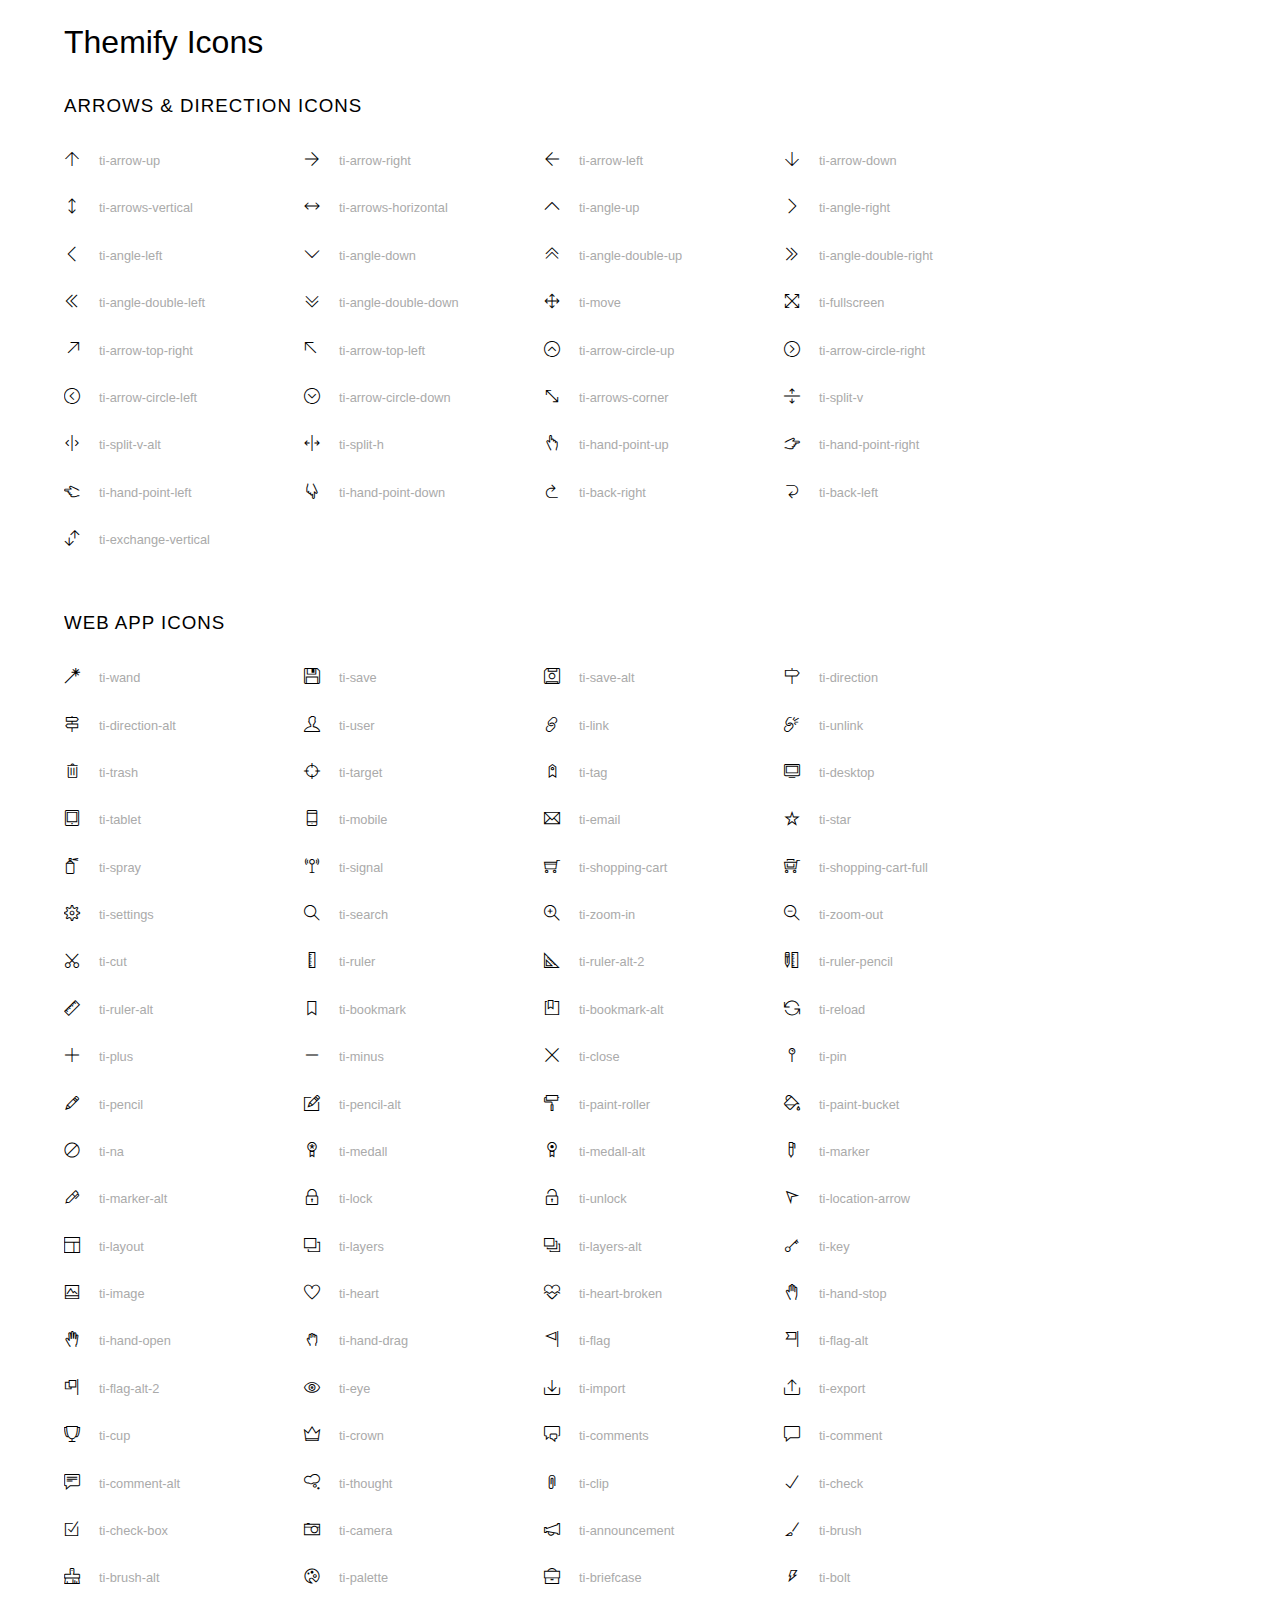
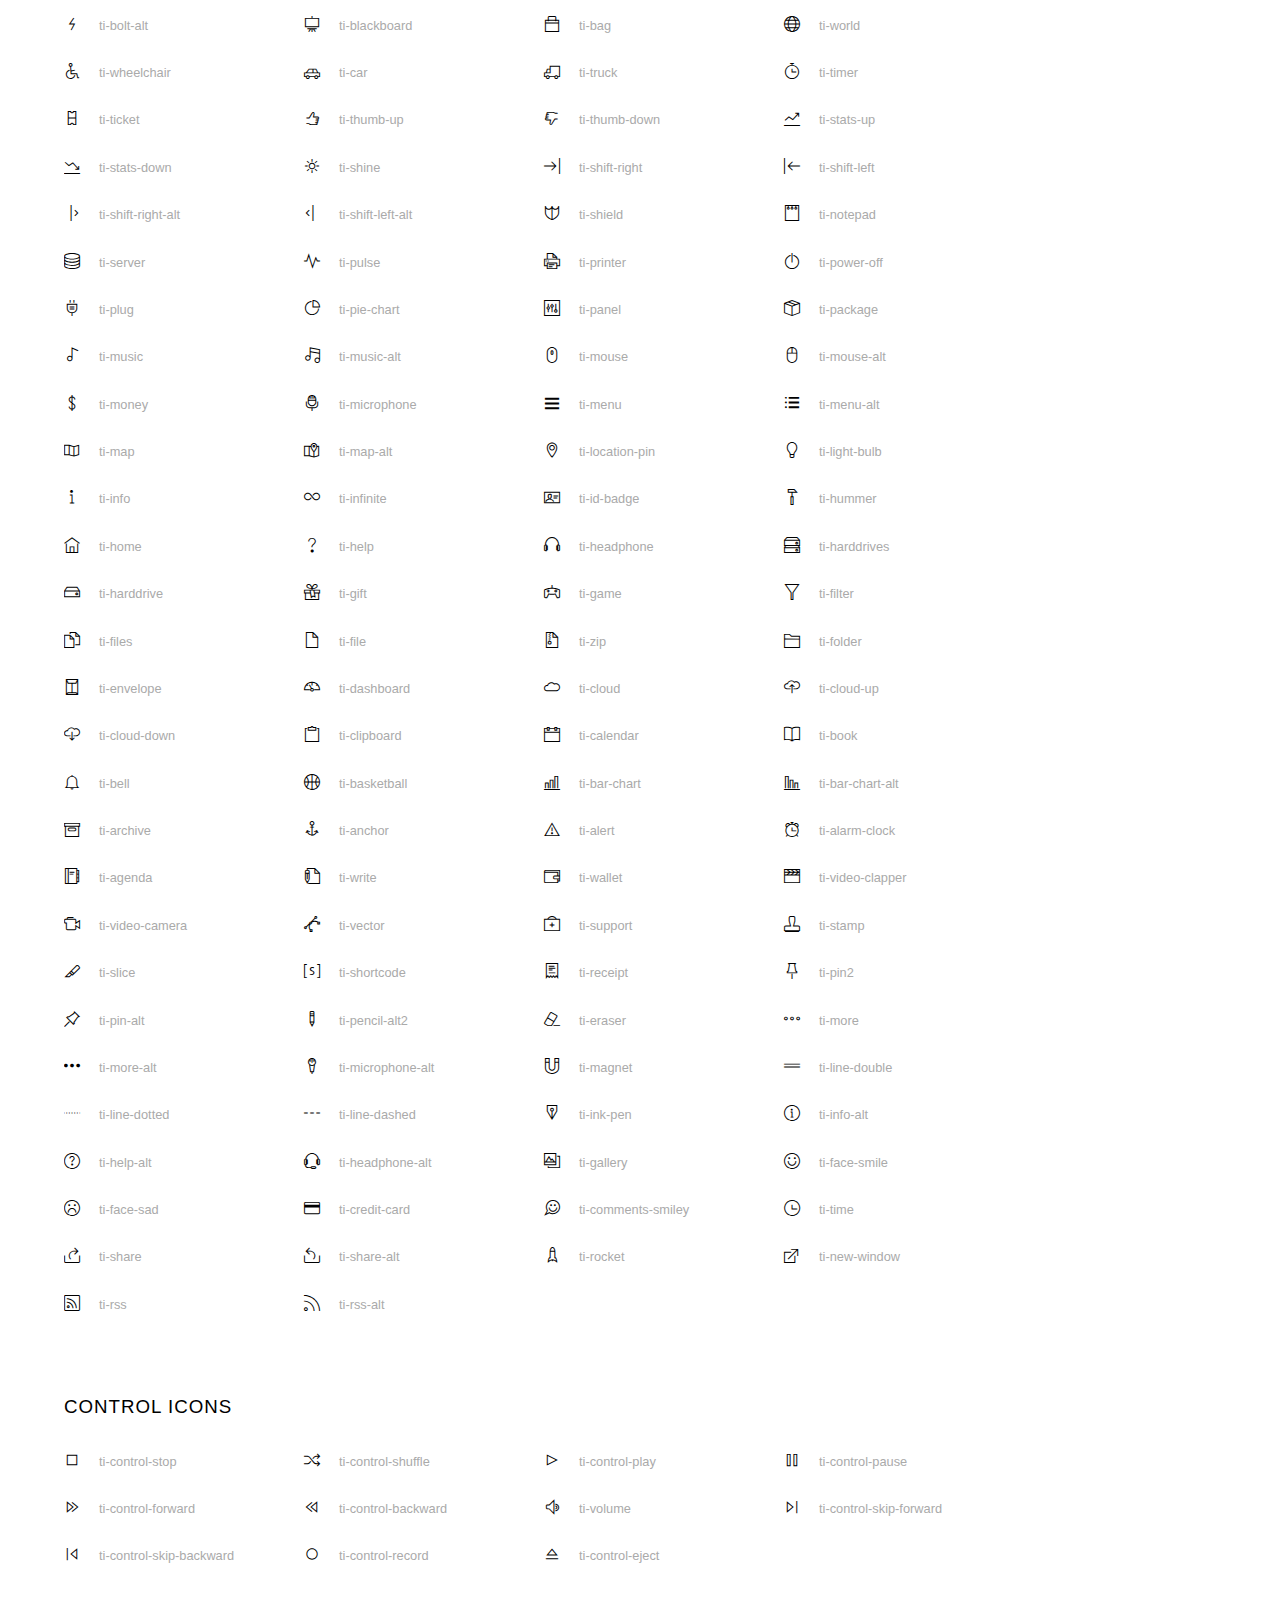
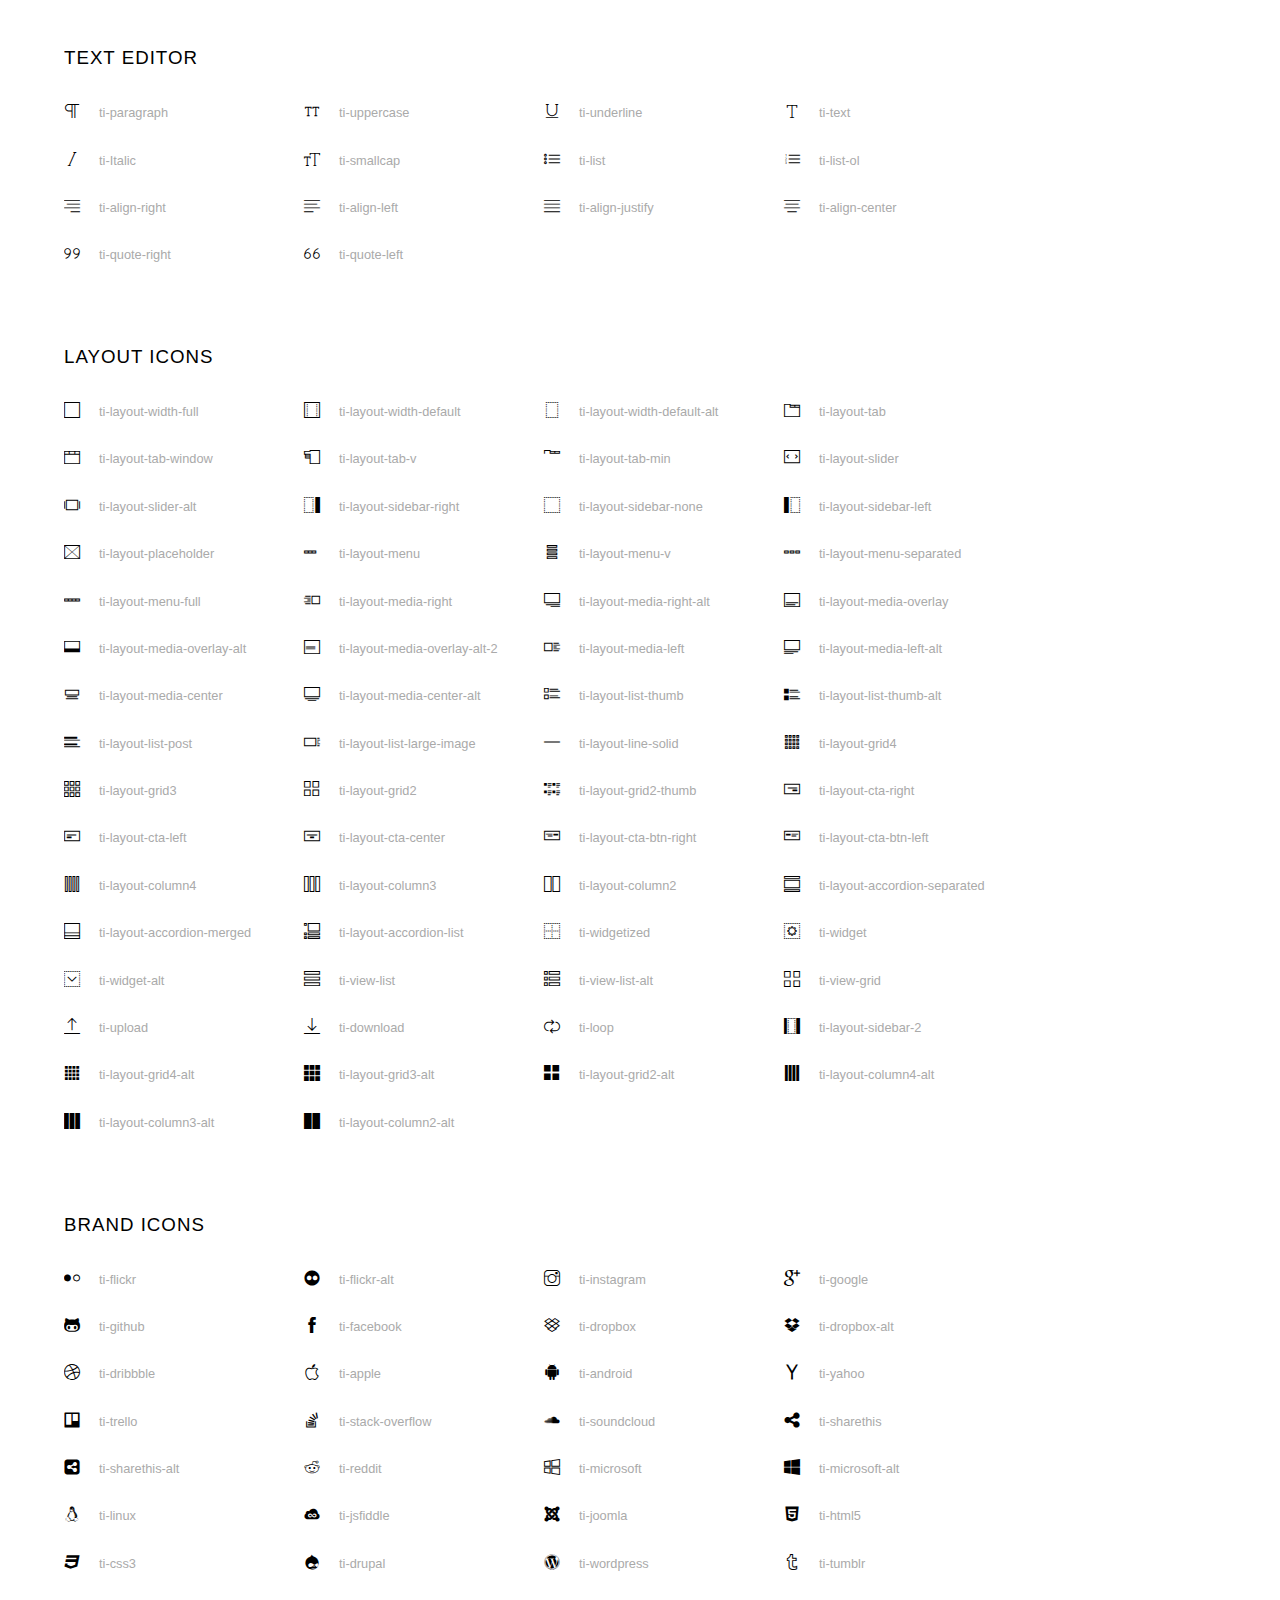
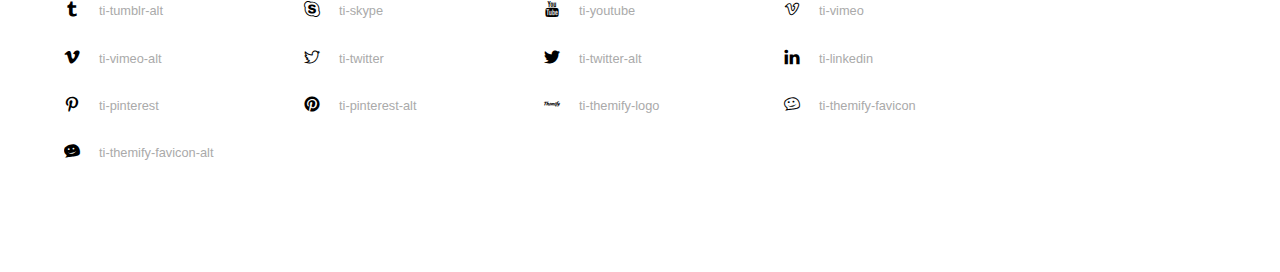
<file: css/icon_fonts/demo_icon_set_4.html>
<!doctype html>
<html>
<head>
	<meta charset="utf-8">
	<title>Themify Icon Font</title>
	<meta name="viewport" content="width=device-width">
	<link rel="stylesheet" href="css/icon_set_4.css">
	<style>
	body {
	font: normal 1em/1.5em Arial, Helvetica, sans-serif;
	max-width: 90%;
	margin: 30px auto 0;
	}
	h1, h3 {
		font-weight: normal;
	}
	h3 {
		font-size: 1.4;
		text-transform: uppercase;
		letter-spacing: 1px;
	}

	.icon-section {
		margin: 0 0 3em;
		clear: both;
		overflow: hidden;
	}
	.icon-container {
		width: 240px; 
		padding: .7em 0;
		float: left; 
		position: relative;
		text-align: left;
	}
	.icon-container [class^="ti-"], 
	.icon-container [class*=" ti-"] {
		color: #000;
		position: absolute;
		margin-top: 3px;
		transition: .3s;
	}
	.icon-container:hover [class^="ti-"],
	.icon-container:hover [class*=" ti-"] {
		font-size: 2.2em;
		margin-top: -5px;
	}
	.icon-container:hover .icon-name {
		color: #000;
	}
	.icon-name {
		color: #aaa;
		margin-left: 35px;
		font-size: .8em;
		transition: .3s;
	}
	.icon-container:hover .icon-name {
		margin-left: 45px;
	}
	</style>

	<!--<![endif]-->
</head>
<body>
	<h1>Themify Icons</h1>

	<div class="icon-section">

		<div class="icon-section">
			<h3>Arrows &amp; Direction Icons </h3>

			<div class="icon-container">
				<span class="ti-arrow-up"></span><span class="icon-name"> ti-arrow-up</span>
			</div>
			<div class="icon-container">
				<span class="ti-arrow-right"></span><span class="icon-name"> ti-arrow-right</span>
			</div>
			<div class="icon-container">
				<span class="ti-arrow-left"></span><span class="icon-name"> ti-arrow-left</span>
			</div>
			<div class="icon-container">
				<span class="ti-arrow-down"></span><span class="icon-name"> ti-arrow-down</span>
			</div>
			<div class="icon-container">
				<span class="ti-arrows-vertical"></span><span class="icon-name"> ti-arrows-vertical</span>
			</div>
			<div class="icon-container">
				<span class="ti-arrows-horizontal"></span><span class="icon-name"> ti-arrows-horizontal</span>
			</div>
			<div class="icon-container">
				<span class="ti-angle-up"></span><span class="icon-name"> ti-angle-up</span>
			</div>
			<div class="icon-container">
				<span class="ti-angle-right"></span><span class="icon-name"> ti-angle-right</span>
			</div>
			<div class="icon-container">
				<span class="ti-angle-left"></span><span class="icon-name"> ti-angle-left</span>
			</div>
			<div class="icon-container">
				<span class="ti-angle-down"></span><span class="icon-name"> ti-angle-down</span>
			</div>	
			<div class="icon-container">
				<span class="ti-angle-double-up"></span><span class="icon-name"> ti-angle-double-up</span>
			</div>
			<div class="icon-container">
				<span class="ti-angle-double-right"></span><span class="icon-name"> ti-angle-double-right</span>
			</div>
			<div class="icon-container">
				<span class="ti-angle-double-left"></span><span class="icon-name"> ti-angle-double-left</span>
			</div>
			<div class="icon-container">
				<span class="ti-angle-double-down"></span><span class="icon-name"> ti-angle-double-down</span>
			</div>					
			<div class="icon-container">
				<span class="ti-move"></span><span class="icon-name"> ti-move</span>
			</div>
			<div class="icon-container">
				<span class="ti-fullscreen"></span><span class="icon-name"> ti-fullscreen</span>
			</div>
			<div class="icon-container">
				<span class="ti-arrow-top-right"></span><span class="icon-name"> ti-arrow-top-right</span>
			</div>
			<div class="icon-container">
				<span class="ti-arrow-top-left"></span><span class="icon-name"> ti-arrow-top-left</span>
			</div>
			<div class="icon-container">
				<span class="ti-arrow-circle-up"></span><span class="icon-name"> ti-arrow-circle-up</span>
			</div>
			<div class="icon-container">
				<span class="ti-arrow-circle-right"></span><span class="icon-name"> ti-arrow-circle-right</span>
			</div>
			<div class="icon-container">
				<span class="ti-arrow-circle-left"></span><span class="icon-name"> ti-arrow-circle-left</span>
			</div>
			<div class="icon-container">
				<span class="ti-arrow-circle-down"></span><span class="icon-name"> ti-arrow-circle-down</span>
			</div>
			<div class="icon-container">
				<span class="ti-arrows-corner"></span><span class="icon-name"> ti-arrows-corner</span>
			</div>
			<div class="icon-container">
				<span class="ti-split-v"></span><span class="icon-name"> ti-split-v</span>
			</div>

			<div class="icon-container">
				<span class="ti-split-v-alt"></span><span class="icon-name"> ti-split-v-alt</span>
			</div>
			<div class="icon-container">
				<span class="ti-split-h"></span><span class="icon-name"> ti-split-h</span>
			</div>
			<div class="icon-container">
				<span class="ti-hand-point-up"></span><span class="icon-name"> ti-hand-point-up</span>
			</div>
			<div class="icon-container">
				<span class="ti-hand-point-right"></span><span class="icon-name"> ti-hand-point-right</span>
			</div>
			<div class="icon-container">
				<span class="ti-hand-point-left"></span><span class="icon-name"> ti-hand-point-left</span>
			</div>
			<div class="icon-container">
				<span class="ti-hand-point-down"></span><span class="icon-name"> ti-hand-point-down</span>
			</div>
			<div class="icon-container">
				<span class="ti-back-right"></span><span class="icon-name"> ti-back-right</span>
			</div>
			<div class="icon-container">
				<span class="ti-back-left"></span><span class="icon-name"> ti-back-left</span>
			</div>
			<div class="icon-container">
				<span class="ti-exchange-vertical"></span><span class="icon-name"> ti-exchange-vertical</span>
			</div>

		</div> <!-- Arrows Icons -->



		<h3>Web App Icons</h3>
		
		<div class="icon-section">

			<div class="icon-container">
				<span class="ti-wand"></span><span class="icon-name"> ti-wand</span>
			</div>
			<div class="icon-container">
				<span class="ti-save"></span><span class="icon-name"> ti-save</span>
			</div>
			<div class="icon-container">
				<span class="ti-save-alt"></span><span class="icon-name"> ti-save-alt</span>
			</div>

			<div class="icon-container">
				<span class="ti-direction"></span><span class="icon-name"> ti-direction</span>
			</div>
			<div class="icon-container">
				<span class="ti-direction-alt"></span><span class="icon-name"> ti-direction-alt</span>
			</div>
			<div class="icon-container">
				<span class="ti-user"></span><span class="icon-name"> ti-user</span>
			</div>
			<div class="icon-container">
				<span class="ti-link"></span><span class="icon-name"> ti-link</span>
			</div>
			<div class="icon-container">
				<span class="ti-unlink"></span><span class="icon-name"> ti-unlink</span>
			</div>
			<div class="icon-container">
				<span class="ti-trash"></span><span class="icon-name"> ti-trash</span>
			</div>
			<div class="icon-container">
				<span class="ti-target"></span><span class="icon-name"> ti-target</span>
			</div>
			<div class="icon-container">
				<span class="ti-tag"></span><span class="icon-name"> ti-tag</span>
			</div>
			<div class="icon-container">
				<span class="ti-desktop"></span><span class="icon-name"> ti-desktop</span>
			</div>
			<div class="icon-container">
				<span class="ti-tablet"></span><span class="icon-name"> ti-tablet</span>
			</div>
			<div class="icon-container">
				<span class="ti-mobile"></span><span class="icon-name"> ti-mobile</span>
			</div>
			<div class="icon-container">
				<span class="ti-email"></span><span class="icon-name"> ti-email</span>
			</div>	
			<div class="icon-container">
				<span class="ti-star"></span><span class="icon-name"> ti-star</span>
			</div>
			<div class="icon-container">
				<span class="ti-spray"></span><span class="icon-name"> ti-spray</span>
			</div>
			<div class="icon-container">
				<span class="ti-signal"></span><span class="icon-name"> ti-signal</span>
			</div>
			<div class="icon-container">
				<span class="ti-shopping-cart"></span><span class="icon-name"> ti-shopping-cart</span>
			</div>
			<div class="icon-container">
				<span class="ti-shopping-cart-full"></span><span class="icon-name"> ti-shopping-cart-full</span>
			</div>
			<div class="icon-container">
				<span class="ti-settings"></span><span class="icon-name"> ti-settings</span>
			</div>
			<div class="icon-container">
				<span class="ti-search"></span><span class="icon-name"> ti-search</span>
			</div>
			<div class="icon-container">
				<span class="ti-zoom-in"></span><span class="icon-name"> ti-zoom-in</span>
			</div>
			<div class="icon-container">
				<span class="ti-zoom-out"></span><span class="icon-name"> ti-zoom-out</span>
			</div>
			<div class="icon-container">
				<span class="ti-cut"></span><span class="icon-name"> ti-cut</span>
			</div>
			<div class="icon-container">
				<span class="ti-ruler"></span><span class="icon-name"> ti-ruler</span>
			</div>
			<div class="icon-container">
				<span class="ti-ruler-alt-2"></span><span class="icon-name"> ti-ruler-alt-2</span>
			</div>			
			<div class="icon-container">
				<span class="ti-ruler-pencil"></span><span class="icon-name"> ti-ruler-pencil</span>
			</div>
			<div class="icon-container">
				<span class="ti-ruler-alt"></span><span class="icon-name"> ti-ruler-alt</span>
			</div>
			<div class="icon-container">
				<span class="ti-bookmark"></span><span class="icon-name"> ti-bookmark</span>
			</div>
			<div class="icon-container">
				<span class="ti-bookmark-alt"></span><span class="icon-name"> ti-bookmark-alt</span>
			</div>
			<div class="icon-container">
				<span class="ti-reload"></span><span class="icon-name"> ti-reload</span>
			</div>
			<div class="icon-container">
				<span class="ti-plus"></span><span class="icon-name"> ti-plus</span>
			</div>
			<div class="icon-container">
				<span class="ti-minus"></span><span class="icon-name"> ti-minus</span>
			</div>
			<div class="icon-container">
				<span class="ti-close"></span><span class="icon-name"> ti-close</span>
			</div>			
			<div class="icon-container">
				<span class="ti-pin"></span><span class="icon-name"> ti-pin</span>
			</div>
			<div class="icon-container">
				<span class="ti-pencil"></span><span class="icon-name"> ti-pencil</span>
			</div>
					
		  	<div class="icon-container">
				<span class="ti-pencil-alt"></span><span class="icon-name"> ti-pencil-alt</span>
			</div>
			<div class="icon-container">
				<span class="ti-paint-roller"></span><span class="icon-name"> ti-paint-roller</span>
			</div>
			<div class="icon-container">
				<span class="ti-paint-bucket"></span><span class="icon-name"> ti-paint-bucket</span>
			</div>
			<div class="icon-container">
				<span class="ti-na"></span><span class="icon-name"> ti-na</span>
			</div>
			<div class="icon-container">
				<span class="ti-medall"></span><span class="icon-name"> ti-medall</span>
			</div>
			<div class="icon-container">
				<span class="ti-medall-alt"></span><span class="icon-name"> ti-medall-alt</span>
			</div>
			<div class="icon-container">
				<span class="ti-marker"></span><span class="icon-name"> ti-marker</span>
			</div>
			<div class="icon-container">
				<span class="ti-marker-alt"></span><span class="icon-name"> ti-marker-alt</span>
			</div>

			<div class="icon-container">
				<span class="ti-lock"></span><span class="icon-name"> ti-lock</span>
			</div>
			<div class="icon-container">
				<span class="ti-unlock"></span><span class="icon-name"> ti-unlock</span>
			</div>
			<div class="icon-container">
				<span class="ti-location-arrow"></span><span class="icon-name"> ti-location-arrow</span>
			</div>
			<div class="icon-container">
				<span class="ti-layout"></span><span class="icon-name"> ti-layout</span>
			</div>
			<div class="icon-container">
				<span class="ti-layers"></span><span class="icon-name"> ti-layers</span>
			</div>
			<div class="icon-container">
				<span class="ti-layers-alt"></span><span class="icon-name"> ti-layers-alt</span>
			</div>
			<div class="icon-container">
				<span class="ti-key"></span><span class="icon-name"> ti-key</span>
			</div>
			<div class="icon-container">
				<span class="ti-image"></span><span class="icon-name"> ti-image</span>
			</div>
			<div class="icon-container">
				<span class="ti-heart"></span><span class="icon-name"> ti-heart</span>
			</div>
			<div class="icon-container">
				<span class="ti-heart-broken"></span><span class="icon-name"> ti-heart-broken</span>
			</div>
			<div class="icon-container">
				<span class="ti-hand-stop"></span><span class="icon-name"> ti-hand-stop</span>
			</div>
			<div class="icon-container">
				<span class="ti-hand-open"></span><span class="icon-name"> ti-hand-open</span>
			</div>
			<div class="icon-container">
				<span class="ti-hand-drag"></span><span class="icon-name"> ti-hand-drag</span>
			</div>
			<div class="icon-container">
				<span class="ti-flag"></span><span class="icon-name"> ti-flag</span>
			</div>
			<div class="icon-container">
				<span class="ti-flag-alt"></span><span class="icon-name"> ti-flag-alt</span>
			</div>
			<div class="icon-container">
				<span class="ti-flag-alt-2"></span><span class="icon-name"> ti-flag-alt-2</span>
			</div>
			<div class="icon-container">
				<span class="ti-eye"></span><span class="icon-name"> ti-eye</span>
			</div>
			<div class="icon-container">
				<span class="ti-import"></span><span class="icon-name"> ti-import</span>
			</div>			
			<div class="icon-container">
				<span class="ti-export"></span><span class="icon-name"> ti-export</span>
			</div>
			<div class="icon-container">
				<span class="ti-cup"></span><span class="icon-name"> ti-cup</span>
			</div>
			<div class="icon-container">
				<span class="ti-crown"></span><span class="icon-name"> ti-crown</span>
			</div>
			<div class="icon-container">
				<span class="ti-comments"></span><span class="icon-name"> ti-comments</span>
			</div>
			<div class="icon-container">
				<span class="ti-comment"></span><span class="icon-name"> ti-comment</span>
			</div>
			<div class="icon-container">
				<span class="ti-comment-alt"></span><span class="icon-name"> ti-comment-alt</span>
			</div>
			<div class="icon-container">
				<span class="ti-thought"></span><span class="icon-name"> ti-thought</span>
			</div>			
			<div class="icon-container">
				<span class="ti-clip"></span><span class="icon-name"> ti-clip</span>
			</div>

			<div class="icon-container">
				<span class="ti-check"></span><span class="icon-name"> ti-check</span>
			</div>
			<div class="icon-container">
				<span class="ti-check-box"></span><span class="icon-name"> ti-check-box</span>
			</div>
			<div class="icon-container">
				<span class="ti-camera"></span><span class="icon-name"> ti-camera</span>
			</div>
			<div class="icon-container">
				<span class="ti-announcement"></span><span class="icon-name"> ti-announcement</span>
			</div>
			<div class="icon-container">
				<span class="ti-brush"></span><span class="icon-name"> ti-brush</span>
			</div>
			<div class="icon-container">
				<span class="ti-brush-alt"></span><span class="icon-name"> ti-brush-alt</span>
			</div>
			<div class="icon-container">
				<span class="ti-palette"></span><span class="icon-name"> ti-palette</span>
			</div>			
			<div class="icon-container">
				<span class="ti-briefcase"></span><span class="icon-name"> ti-briefcase</span>
			</div>
			<div class="icon-container">
				<span class="ti-bolt"></span><span class="icon-name"> ti-bolt</span>
			</div>
			<div class="icon-container">
				<span class="ti-bolt-alt"></span><span class="icon-name"> ti-bolt-alt</span>
			</div>
			<div class="icon-container">
				<span class="ti-blackboard"></span><span class="icon-name"> ti-blackboard</span>
			</div>
			<div class="icon-container">
				<span class="ti-bag"></span><span class="icon-name"> ti-bag</span>
			</div>
			<div class="icon-container">
				<span class="ti-world"></span><span class="icon-name"> ti-world</span>
			</div>
			<div class="icon-container">
				<span class="ti-wheelchair"></span><span class="icon-name"> ti-wheelchair</span>
			</div>
			<div class="icon-container">
				<span class="ti-car"></span><span class="icon-name"> ti-car</span>
			</div>
			<div class="icon-container">
				<span class="ti-truck"></span><span class="icon-name"> ti-truck</span>
			</div>
			<div class="icon-container">
				<span class="ti-timer"></span><span class="icon-name"> ti-timer</span>
			</div>
			<div class="icon-container">
				<span class="ti-ticket"></span><span class="icon-name"> ti-ticket</span>
			</div>
			<div class="icon-container">
				<span class="ti-thumb-up"></span><span class="icon-name"> ti-thumb-up</span>
			</div>
			<div class="icon-container">
				<span class="ti-thumb-down"></span><span class="icon-name"> ti-thumb-down</span>
			</div>

			<div class="icon-container">
				<span class="ti-stats-up"></span><span class="icon-name"> ti-stats-up</span>
			</div>
			<div class="icon-container">
				<span class="ti-stats-down"></span><span class="icon-name"> ti-stats-down</span>
			</div>
			<div class="icon-container">
				<span class="ti-shine"></span><span class="icon-name"> ti-shine</span>
			</div>
			<div class="icon-container">
				<span class="ti-shift-right"></span><span class="icon-name"> ti-shift-right</span>
			</div>
			<div class="icon-container">
				<span class="ti-shift-left"></span><span class="icon-name"> ti-shift-left</span>
			</div>

			<div class="icon-container">
				<span class="ti-shift-right-alt"></span><span class="icon-name"> ti-shift-right-alt</span>
			</div>
			<div class="icon-container">
				<span class="ti-shift-left-alt"></span><span class="icon-name"> ti-shift-left-alt</span>
			</div>
			<div class="icon-container">
				<span class="ti-shield"></span><span class="icon-name"> ti-shield</span>
			</div>
			<div class="icon-container">
				<span class="ti-notepad"></span><span class="icon-name"> ti-notepad</span>
			</div>
			<div class="icon-container">
				<span class="ti-server"></span><span class="icon-name"> ti-server</span>
			</div>

			<div class="icon-container">
				<span class="ti-pulse"></span><span class="icon-name"> ti-pulse</span>
			</div>
			<div class="icon-container">
				<span class="ti-printer"></span><span class="icon-name"> ti-printer</span>
			</div>
			<div class="icon-container">
				<span class="ti-power-off"></span><span class="icon-name"> ti-power-off</span>
			</div>
			<div class="icon-container">
				<span class="ti-plug"></span><span class="icon-name"> ti-plug</span>
			</div>
			<div class="icon-container">
				<span class="ti-pie-chart"></span><span class="icon-name"> ti-pie-chart</span>
			</div>

			<div class="icon-container">
				<span class="ti-panel"></span><span class="icon-name"> ti-panel</span>
			</div>
			<div class="icon-container">
				<span class="ti-package"></span><span class="icon-name"> ti-package</span>
			</div>
			<div class="icon-container">
				<span class="ti-music"></span><span class="icon-name"> ti-music</span>
			</div>
			<div class="icon-container">
				<span class="ti-music-alt"></span><span class="icon-name"> ti-music-alt</span>
			</div>
			<div class="icon-container">
				<span class="ti-mouse"></span><span class="icon-name"> ti-mouse</span>
			</div>
			<div class="icon-container">
				<span class="ti-mouse-alt"></span><span class="icon-name"> ti-mouse-alt</span>
			</div>
			<div class="icon-container">
				<span class="ti-money"></span><span class="icon-name"> ti-money</span>
			</div>
			<div class="icon-container">
				<span class="ti-microphone"></span><span class="icon-name"> ti-microphone</span>
			</div>
			<div class="icon-container">
				<span class="ti-menu"></span><span class="icon-name"> ti-menu</span>
			</div>
			<div class="icon-container">
				<span class="ti-menu-alt"></span><span class="icon-name"> ti-menu-alt</span>
			</div>
			<div class="icon-container">
				<span class="ti-map"></span><span class="icon-name"> ti-map</span>
			</div>
			<div class="icon-container">
				<span class="ti-map-alt"></span><span class="icon-name"> ti-map-alt</span>
			</div>

			<div class="icon-container">
				<span class="ti-location-pin"></span><span class="icon-name"> ti-location-pin</span>
			</div>

			<div class="icon-container">
				<span class="ti-light-bulb"></span><span class="icon-name"> ti-light-bulb</span>
			</div>
			<div class="icon-container">
				<span class="ti-info"></span><span class="icon-name"> ti-info</span>
			</div>
			<div class="icon-container">
				<span class="ti-infinite"></span><span class="icon-name"> ti-infinite</span>
			</div>
			<div class="icon-container">
				<span class="ti-id-badge"></span><span class="icon-name"> ti-id-badge</span>
			</div>
			<div class="icon-container">
				<span class="ti-hummer"></span><span class="icon-name"> ti-hummer</span>
			</div>
			<div class="icon-container">
				<span class="ti-home"></span><span class="icon-name"> ti-home</span>
			</div>
			<div class="icon-container">
				<span class="ti-help"></span><span class="icon-name"> ti-help</span>
			</div>
			<div class="icon-container">
				<span class="ti-headphone"></span><span class="icon-name"> ti-headphone</span>
			</div>
			<div class="icon-container">
				<span class="ti-harddrives"></span><span class="icon-name"> ti-harddrives</span>
			</div>
			<div class="icon-container">
				<span class="ti-harddrive"></span><span class="icon-name"> ti-harddrive</span>
			</div>
			<div class="icon-container">
				<span class="ti-gift"></span><span class="icon-name"> ti-gift</span>
			</div>
			<div class="icon-container">
				<span class="ti-game"></span><span class="icon-name"> ti-game</span>
			</div>
			<div class="icon-container">
				<span class="ti-filter"></span><span class="icon-name"> ti-filter</span>
			</div>
			<div class="icon-container">
				<span class="ti-files"></span><span class="icon-name"> ti-files</span>
			</div>
			<div class="icon-container">
				<span class="ti-file"></span><span class="icon-name"> ti-file</span>
			</div>
			<div class="icon-container">
				<span class="ti-zip"></span><span class="icon-name"> ti-zip</span>
			</div>
			<div class="icon-container">
				<span class="ti-folder"></span><span class="icon-name"> ti-folder</span>
			</div>			
			<div class="icon-container">
				<span class="ti-envelope"></span><span class="icon-name"> ti-envelope</span>
			</div>


			<div class="icon-container">
				<span class="ti-dashboard"></span><span class="icon-name"> ti-dashboard</span>
			</div>
			<div class="icon-container">
				<span class="ti-cloud"></span><span class="icon-name"> ti-cloud</span>
			</div>
			<div class="icon-container">
				<span class="ti-cloud-up"></span><span class="icon-name"> ti-cloud-up</span>
			</div>
			<div class="icon-container">
				<span class="ti-cloud-down"></span><span class="icon-name"> ti-cloud-down</span>
			</div>
			<div class="icon-container">
				<span class="ti-clipboard"></span><span class="icon-name"> ti-clipboard</span>
			</div>
			<div class="icon-container">
				<span class="ti-calendar"></span><span class="icon-name"> ti-calendar</span>
			</div>
			<div class="icon-container">
				<span class="ti-book"></span><span class="icon-name"> ti-book</span>
			</div>
			<div class="icon-container">
				<span class="ti-bell"></span><span class="icon-name"> ti-bell</span>
			</div>
			<div class="icon-container">
				<span class="ti-basketball"></span><span class="icon-name"> ti-basketball</span>
			</div>
			<div class="icon-container">
				<span class="ti-bar-chart"></span><span class="icon-name"> ti-bar-chart</span>
			</div>
			<div class="icon-container">
				<span class="ti-bar-chart-alt"></span><span class="icon-name"> ti-bar-chart-alt</span>
			</div>


			<div class="icon-container">
				<span class="ti-archive"></span><span class="icon-name"> ti-archive</span>
			</div>
			<div class="icon-container">
				<span class="ti-anchor"></span><span class="icon-name"> ti-anchor</span>
			</div>

			<div class="icon-container">
				<span class="ti-alert"></span><span class="icon-name"> ti-alert</span>
			</div>
			<div class="icon-container">
				<span class="ti-alarm-clock"></span><span class="icon-name"> ti-alarm-clock</span>
			</div>
			<div class="icon-container">
				<span class="ti-agenda"></span><span class="icon-name"> ti-agenda</span>
			</div>
			<div class="icon-container">
				<span class="ti-write"></span><span class="icon-name"> ti-write</span>
			</div>

			<div class="icon-container">
				<span class="ti-wallet"></span><span class="icon-name"> ti-wallet</span>
			</div>
			<div class="icon-container">
				<span class="ti-video-clapper"></span><span class="icon-name"> ti-video-clapper</span>
			</div>
			<div class="icon-container">
				<span class="ti-video-camera"></span><span class="icon-name"> ti-video-camera</span>
			</div>
			<div class="icon-container">
				<span class="ti-vector"></span><span class="icon-name"> ti-vector</span>
			</div>

			<div class="icon-container">
				<span class="ti-support"></span><span class="icon-name"> ti-support</span>
			</div>
			<div class="icon-container">
				<span class="ti-stamp"></span><span class="icon-name"> ti-stamp</span>
			</div>
			<div class="icon-container">
				<span class="ti-slice"></span><span class="icon-name"> ti-slice</span>
			</div>
			<div class="icon-container">
				<span class="ti-shortcode"></span><span class="icon-name"> ti-shortcode</span>
			</div>
			<div class="icon-container">
				<span class="ti-receipt"></span><span class="icon-name"> ti-receipt</span>
			</div>
			<div class="icon-container">
				<span class="ti-pin2"></span><span class="icon-name"> ti-pin2</span>
			</div>
			<div class="icon-container">
				<span class="ti-pin-alt"></span><span class="icon-name"> ti-pin-alt</span>
			</div>
			<div class="icon-container">
				<span class="ti-pencil-alt2"></span><span class="icon-name"> ti-pencil-alt2</span>
			</div>
			<div class="icon-container">
				<span class="ti-eraser"></span><span class="icon-name"> ti-eraser</span>
			</div>			
			<div class="icon-container">
				<span class="ti-more"></span><span class="icon-name"> ti-more</span>
			</div>
			<div class="icon-container">
				<span class="ti-more-alt"></span><span class="icon-name"> ti-more-alt</span>
			</div>
			<div class="icon-container">
				<span class="ti-microphone-alt"></span><span class="icon-name"> ti-microphone-alt</span>
			</div>
			<div class="icon-container">
				<span class="ti-magnet"></span><span class="icon-name"> ti-magnet</span>
			</div>
			<div class="icon-container">
				<span class="ti-line-double"></span><span class="icon-name"> ti-line-double</span>
			</div>
			<div class="icon-container">
				<span class="ti-line-dotted"></span><span class="icon-name"> ti-line-dotted</span>
			</div>
			<div class="icon-container">
				<span class="ti-line-dashed"></span><span class="icon-name"> ti-line-dashed</span>
			</div>

			<div class="icon-container">
				<span class="ti-ink-pen"></span><span class="icon-name"> ti-ink-pen</span>
			</div>
			<div class="icon-container">
				<span class="ti-info-alt"></span><span class="icon-name"> ti-info-alt</span>
			</div>
			<div class="icon-container">
				<span class="ti-help-alt"></span><span class="icon-name"> ti-help-alt</span>
			</div>
			<div class="icon-container">
				<span class="ti-headphone-alt"></span><span class="icon-name"> ti-headphone-alt</span>
			</div>

			<div class="icon-container">
				<span class="ti-gallery"></span><span class="icon-name"> ti-gallery</span>
			</div>
			<div class="icon-container">
				<span class="ti-face-smile"></span><span class="icon-name"> ti-face-smile</span>
			</div>
			<div class="icon-container">
				<span class="ti-face-sad"></span><span class="icon-name"> ti-face-sad</span>
			</div>
			<div class="icon-container">
				<span class="ti-credit-card"></span><span class="icon-name"> ti-credit-card</span>
			</div>
			<div class="icon-container">
				<span class="ti-comments-smiley"></span><span class="icon-name"> ti-comments-smiley</span>
			</div>
			<div class="icon-container">
				<span class="ti-time"></span><span class="icon-name"> ti-time</span>
			</div>
			<div class="icon-container">
				<span class="ti-share"></span><span class="icon-name"> ti-share</span>
			</div>
			<div class="icon-container">
				<span class="ti-share-alt"></span><span class="icon-name"> ti-share-alt</span>
			</div>
			<div class="icon-container">
				<span class="ti-rocket"></span><span class="icon-name"> ti-rocket</span>
			</div>

			<div class="icon-container">
				<span class="ti-new-window"></span><span class="icon-name"> ti-new-window</span>
			</div>

			<div class="icon-container">
				<span class="ti-rss"></span><span class="icon-name"> ti-rss</span>
			</div>

			<div class="icon-container">
				<span class="ti-rss-alt"></span><span class="icon-name"> ti-rss-alt</span>
			</div>
			
		</div><!-- Web App Icons -->


		<div class="icon-section">
			<h3>Control Icons</h3>
			<div class="icon-container">
				<span class="ti-control-stop"></span><span class="icon-name"> ti-control-stop</span>
			</div>
			<div class="icon-container">
				<span class="ti-control-shuffle"></span><span class="icon-name"> ti-control-shuffle</span>
			</div>
			<div class="icon-container">
				<span class="ti-control-play"></span><span class="icon-name"> ti-control-play</span>
			</div>
			<div class="icon-container">
				<span class="ti-control-pause"></span><span class="icon-name"> ti-control-pause</span>
			</div>
			<div class="icon-container">
				<span class="ti-control-forward"></span><span class="icon-name"> ti-control-forward</span>
			</div>
			<div class="icon-container">
				<span class="ti-control-backward"></span><span class="icon-name"> ti-control-backward</span>
			</div>	
			<div class="icon-container">
				<span class="ti-volume"></span><span class="icon-name"> ti-volume</span>
			</div>
			<div class="icon-container">
				<span class="ti-control-skip-forward"></span><span class="icon-name"> ti-control-skip-forward</span>
			</div>
			<div class="icon-container">
				<span class="ti-control-skip-backward"></span><span class="icon-name"> ti-control-skip-backward</span>
			</div>
			<div class="icon-container">
				<span class="ti-control-record"></span><span class="icon-name"> ti-control-record</span>
			</div>
			<div class="icon-container">
				<span class="ti-control-eject"></span><span class="icon-name"> ti-control-eject</span>
			</div>			
		</div> <!-- Control Icons -->


		<div class="icon-section">
			<h3>Text Editor</h3>

			<div class="icon-container">
				<span class="ti-paragraph"></span><span class="icon-name"> ti-paragraph</span>
			</div>
			<div class="icon-container">
				<span class="ti-uppercase"></span><span class="icon-name"> ti-uppercase</span>
			</div>

			<div class="icon-container">
				<span class="ti-underline"></span><span class="icon-name"> ti-underline</span>
			</div>
			<div class="icon-container">
				<span class="ti-text"></span><span class="icon-name"> ti-text</span>
			</div>
			<div class="icon-container">
				<span class="ti-Italic"></span><span class="icon-name"> ti-Italic</span>
			</div>
			<div class="icon-container">
				<span class="ti-smallcap"></span><span class="icon-name"> ti-smallcap</span>
			</div>
			<div class="icon-container">
				<span class="ti-list"></span><span class="icon-name"> ti-list</span>
			</div>
			<div class="icon-container">
				<span class="ti-list-ol"></span><span class="icon-name"> ti-list-ol</span>
			</div>
			<div class="icon-container">
				<span class="ti-align-right"></span><span class="icon-name"> ti-align-right</span>
			</div>
			<div class="icon-container">
				<span class="ti-align-left"></span><span class="icon-name"> ti-align-left</span>
			</div>
			<div class="icon-container">
				<span class="ti-align-justify"></span><span class="icon-name"> ti-align-justify</span>
			</div>
			<div class="icon-container">
				<span class="ti-align-center"></span><span class="icon-name"> ti-align-center</span>
			</div>
			<div class="icon-container">
				<span class="ti-quote-right"></span><span class="icon-name"> ti-quote-right</span>
			</div>
			<div class="icon-container">
				<span class="ti-quote-left"></span><span class="icon-name"> ti-quote-left</span>
			</div>

		</div> <!-- Text Editor -->



		<div class="icon-section">
			<h3>Layout Icons</h3>
			<div class="icon-container">
				<span class="ti-layout-width-full"></span><span class="icon-name"> ti-layout-width-full</span>
			</div>
			<div class="icon-container">
				<span class="ti-layout-width-default"></span><span class="icon-name"> ti-layout-width-default</span>
			</div>
			<div class="icon-container">
				<span class="ti-layout-width-default-alt"></span><span class="icon-name"> ti-layout-width-default-alt</span>
			</div>
			<div class="icon-container">
				<span class="ti-layout-tab"></span><span class="icon-name"> ti-layout-tab</span>
			</div>
			<div class="icon-container">
				<span class="ti-layout-tab-window"></span><span class="icon-name"> ti-layout-tab-window</span>
			</div>
			<div class="icon-container">
				<span class="ti-layout-tab-v"></span><span class="icon-name"> ti-layout-tab-v</span>
			</div>
			<div class="icon-container">
				<span class="ti-layout-tab-min"></span><span class="icon-name"> ti-layout-tab-min</span>
			</div>
			<div class="icon-container">
				<span class="ti-layout-slider"></span><span class="icon-name"> ti-layout-slider</span>
			</div>
			<div class="icon-container">
				<span class="ti-layout-slider-alt"></span><span class="icon-name"> ti-layout-slider-alt</span>
			</div>
			<div class="icon-container">
				<span class="ti-layout-sidebar-right"></span><span class="icon-name"> ti-layout-sidebar-right</span>
			</div>
			<div class="icon-container">
				<span class="ti-layout-sidebar-none"></span><span class="icon-name"> ti-layout-sidebar-none</span>
			</div>
			<div class="icon-container">
				<span class="ti-layout-sidebar-left"></span><span class="icon-name"> ti-layout-sidebar-left</span>
			</div>
			<div class="icon-container">
				<span class="ti-layout-placeholder"></span><span class="icon-name"> ti-layout-placeholder</span>
			</div>
			<div class="icon-container">
				<span class="ti-layout-menu"></span><span class="icon-name"> ti-layout-menu</span>
			</div>
			<div class="icon-container">
				<span class="ti-layout-menu-v"></span><span class="icon-name"> ti-layout-menu-v</span>
			</div>
			<div class="icon-container">
				<span class="ti-layout-menu-separated"></span><span class="icon-name"> ti-layout-menu-separated</span>
			</div>
			<div class="icon-container">
				<span class="ti-layout-menu-full"></span><span class="icon-name"> ti-layout-menu-full</span>
			</div>
			<div class="icon-container">
				<span class="ti-layout-media-right"></span><span class="icon-name"> ti-layout-media-right</span>
			</div>
			<div class="icon-container">
				<span class="ti-layout-media-right-alt"></span><span class="icon-name"> ti-layout-media-right-alt</span>
			</div>
			<div class="icon-container">
				<span class="ti-layout-media-overlay"></span><span class="icon-name"> ti-layout-media-overlay</span>
			</div>
			<div class="icon-container">
				<span class="ti-layout-media-overlay-alt"></span><span class="icon-name"> ti-layout-media-overlay-alt</span>
			</div>
			<div class="icon-container">
				<span class="ti-layout-media-overlay-alt-2"></span><span class="icon-name"> ti-layout-media-overlay-alt-2</span>
			</div>
			<div class="icon-container">
				<span class="ti-layout-media-left"></span><span class="icon-name"> ti-layout-media-left</span>
			</div>
			<div class="icon-container">
				<span class="ti-layout-media-left-alt"></span><span class="icon-name"> ti-layout-media-left-alt</span>
			</div>
			<div class="icon-container">
				<span class="ti-layout-media-center"></span><span class="icon-name"> ti-layout-media-center</span>
			</div>
			<div class="icon-container">
				<span class="ti-layout-media-center-alt"></span><span class="icon-name"> ti-layout-media-center-alt</span>
			</div>
			<div class="icon-container">
				<span class="ti-layout-list-thumb"></span><span class="icon-name"> ti-layout-list-thumb</span>
			</div>
			<div class="icon-container">
				<span class="ti-layout-list-thumb-alt"></span><span class="icon-name"> ti-layout-list-thumb-alt</span>
			</div>
			<div class="icon-container">
				<span class="ti-layout-list-post"></span><span class="icon-name"> ti-layout-list-post</span>
			</div>
			<div class="icon-container">
				<span class="ti-layout-list-large-image"></span><span class="icon-name"> ti-layout-list-large-image</span>
			</div>
			<div class="icon-container">
				<span class="ti-layout-line-solid"></span><span class="icon-name"> ti-layout-line-solid</span>
			</div>
			<div class="icon-container">
				<span class="ti-layout-grid4"></span><span class="icon-name"> ti-layout-grid4</span>
			</div>
			<div class="icon-container">
				<span class="ti-layout-grid3"></span><span class="icon-name"> ti-layout-grid3</span>
			</div>
			<div class="icon-container">
				<span class="ti-layout-grid2"></span><span class="icon-name"> ti-layout-grid2</span>
			</div>
			<div class="icon-container">
				<span class="ti-layout-grid2-thumb"></span><span class="icon-name"> ti-layout-grid2-thumb</span>
			</div>
			<div class="icon-container">
				<span class="ti-layout-cta-right"></span><span class="icon-name"> ti-layout-cta-right</span>
			</div>
			<div class="icon-container">
				<span class="ti-layout-cta-left"></span><span class="icon-name"> ti-layout-cta-left</span>
			</div>
			<div class="icon-container">
				<span class="ti-layout-cta-center"></span><span class="icon-name"> ti-layout-cta-center</span>
			</div>
			<div class="icon-container">
				<span class="ti-layout-cta-btn-right"></span><span class="icon-name"> ti-layout-cta-btn-right</span>
			</div>
			<div class="icon-container">
				<span class="ti-layout-cta-btn-left"></span><span class="icon-name"> ti-layout-cta-btn-left</span>
			</div>
			<div class="icon-container">
				<span class="ti-layout-column4"></span><span class="icon-name"> ti-layout-column4</span>
			</div>
			<div class="icon-container">
				<span class="ti-layout-column3"></span><span class="icon-name"> ti-layout-column3</span>
			</div>
			<div class="icon-container">
				<span class="ti-layout-column2"></span><span class="icon-name"> ti-layout-column2</span>
			</div>
			<div class="icon-container">
				<span class="ti-layout-accordion-separated"></span><span class="icon-name"> ti-layout-accordion-separated</span>
			</div>
			<div class="icon-container">
				<span class="ti-layout-accordion-merged"></span><span class="icon-name"> ti-layout-accordion-merged</span>
			</div>
			<div class="icon-container">
				<span class="ti-layout-accordion-list"></span><span class="icon-name"> ti-layout-accordion-list</span>
			</div>
			<div class="icon-container">
				<span class="ti-widgetized"></span><span class="icon-name"> ti-widgetized</span>
			</div>
			<div class="icon-container">
				<span class="ti-widget"></span><span class="icon-name"> ti-widget</span>
			</div>
			<div class="icon-container">
				<span class="ti-widget-alt"></span><span class="icon-name"> ti-widget-alt</span>
			</div>
			<div class="icon-container">
				<span class="ti-view-list"></span><span class="icon-name"> ti-view-list</span>
			</div>
			<div class="icon-container">
				<span class="ti-view-list-alt"></span><span class="icon-name"> ti-view-list-alt</span>
			</div>
			<div class="icon-container">
				<span class="ti-view-grid"></span><span class="icon-name"> ti-view-grid</span>
			</div>
			<div class="icon-container">
				<span class="ti-upload"></span><span class="icon-name"> ti-upload</span>
			</div>
			<div class="icon-container">
				<span class="ti-download"></span><span class="icon-name"> ti-download</span>
			</div>	
			<div class="icon-container">
				<span class="ti-loop"></span><span class="icon-name"> ti-loop</span>
			</div>
			<div class="icon-container">
				<span class="ti-layout-sidebar-2"></span><span class="icon-name"> ti-layout-sidebar-2</span>
			</div>
			<div class="icon-container">
				<span class="ti-layout-grid4-alt"></span><span class="icon-name"> ti-layout-grid4-alt</span>
			</div>
			<div class="icon-container">
				<span class="ti-layout-grid3-alt"></span><span class="icon-name"> ti-layout-grid3-alt</span>
			</div>
			<div class="icon-container">
				<span class="ti-layout-grid2-alt"></span><span class="icon-name"> ti-layout-grid2-alt</span>
			</div>
			<div class="icon-container">
				<span class="ti-layout-column4-alt"></span><span class="icon-name"> ti-layout-column4-alt</span>
			</div>
			<div class="icon-container">
				<span class="ti-layout-column3-alt"></span><span class="icon-name"> ti-layout-column3-alt</span>
			</div>
			<div class="icon-container">
				<span class="ti-layout-column2-alt"></span><span class="icon-name"> ti-layout-column2-alt</span>
			</div>		


		</div> <!-- Layout Icons -->


		<div class="icon-section">
			<h3>Brand Icons</h3>

			<div class="icon-container">
				<span class="ti-flickr"></span><span class="icon-name"> ti-flickr</span>
			</div>
			<div class="icon-container">
				<span class="ti-flickr-alt"></span><span class="icon-name"> ti-flickr-alt</span>
			</div>			
			<div class="icon-container">
				<span class="ti-instagram"></span><span class="icon-name"> ti-instagram</span>
			</div>
			<div class="icon-container">
				<span class="ti-google"></span><span class="icon-name"> ti-google</span>
			</div>
			<div class="icon-container">
				<span class="ti-github"></span><span class="icon-name"> ti-github</span>
			</div>

			<div class="icon-container">
				<span class="ti-facebook"></span><span class="icon-name"> ti-facebook</span>
			</div>
			<div class="icon-container">
				<span class="ti-dropbox"></span><span class="icon-name"> ti-dropbox</span>
			</div>
			<div class="icon-container">
				<span class="ti-dropbox-alt"></span><span class="icon-name"> ti-dropbox-alt</span>
			</div>
			<div class="icon-container">
				<span class="ti-dribbble"></span><span class="icon-name"> ti-dribbble</span>
			</div>
			<div class="icon-container">
				<span class="ti-apple"></span><span class="icon-name"> ti-apple</span>
			</div>
			<div class="icon-container">
				<span class="ti-android"></span><span class="icon-name"> ti-android</span>
			</div>
			<div class="icon-container">
				<span class="ti-yahoo"></span><span class="icon-name"> ti-yahoo</span>
			</div>
			<div class="icon-container">
				<span class="ti-trello"></span><span class="icon-name"> ti-trello</span>
			</div>
			<div class="icon-container">
				<span class="ti-stack-overflow"></span><span class="icon-name"> ti-stack-overflow</span>
			</div>
			<div class="icon-container">
				<span class="ti-soundcloud"></span><span class="icon-name"> ti-soundcloud</span>
			</div>
			<div class="icon-container">
				<span class="ti-sharethis"></span><span class="icon-name"> ti-sharethis</span>
			</div>
			<div class="icon-container">
				<span class="ti-sharethis-alt"></span><span class="icon-name"> ti-sharethis-alt</span>
			</div>
			<div class="icon-container">
				<span class="ti-reddit"></span><span class="icon-name"> ti-reddit</span>
			</div>

			<div class="icon-container">
				<span class="ti-microsoft"></span><span class="icon-name"> ti-microsoft</span>
			</div>
			<div class="icon-container">
				<span class="ti-microsoft-alt"></span><span class="icon-name"> ti-microsoft-alt</span>
			</div>
			<div class="icon-container">
				<span class="ti-linux"></span><span class="icon-name"> ti-linux</span>
			</div>
			<div class="icon-container">
				<span class="ti-jsfiddle"></span><span class="icon-name"> ti-jsfiddle</span>
			</div>
			<div class="icon-container">
				<span class="ti-joomla"></span><span class="icon-name"> ti-joomla</span>
			</div>
			<div class="icon-container">
				<span class="ti-html5"></span><span class="icon-name"> ti-html5</span>
			</div>
			<div class="icon-container">
				<span class="ti-css3"></span><span class="icon-name"> ti-css3</span>
			</div>	
			<div class="icon-container">
				<span class="ti-drupal"></span><span class="icon-name"> ti-drupal</span>
			</div>
			<div class="icon-container">
				<span class="ti-wordpress"></span><span class="icon-name"> ti-wordpress</span>
			</div>		
			<div class="icon-container">
				<span class="ti-tumblr"></span><span class="icon-name"> ti-tumblr</span>
			</div>
			<div class="icon-container">
				<span class="ti-tumblr-alt"></span><span class="icon-name"> ti-tumblr-alt</span>
			</div>
			<div class="icon-container">
				<span class="ti-skype"></span><span class="icon-name"> ti-skype</span>
			</div>
			<div class="icon-container">
				<span class="ti-youtube"></span><span class="icon-name"> ti-youtube</span>
			</div>
			<div class="icon-container">
				<span class="ti-vimeo"></span><span class="icon-name"> ti-vimeo</span>
			</div>
			<div class="icon-container">
				<span class="ti-vimeo-alt"></span><span class="icon-name"> ti-vimeo-alt</span>
			</div>			
			<div class="icon-container">
				<span class="ti-twitter"></span><span class="icon-name"> ti-twitter</span>
			</div>
			<div class="icon-container">
				<span class="ti-twitter-alt"></span><span class="icon-name"> ti-twitter-alt</span>
			</div>
			<div class="icon-container">
				<span class="ti-linkedin"></span><span class="icon-name"> ti-linkedin</span>
			</div>
			<div class="icon-container">
				<span class="ti-pinterest"></span><span class="icon-name"> ti-pinterest</span>
			</div>

			<div class="icon-container">
				<span class="ti-pinterest-alt"></span><span class="icon-name"> ti-pinterest-alt</span>
			</div>
			<div class="icon-container">
				<span class="ti-themify-logo"></span><span class="icon-name"> ti-themify-logo</span>
			</div>
			<div class="icon-container">
				<span class="ti-themify-favicon"></span><span class="icon-name"> ti-themify-favicon</span>
			</div>
			<div class="icon-container">
				<span class="ti-themify-favicon-alt"></span><span class="icon-name"> ti-themify-favicon-alt</span>
			</div>

		</div> <!-- brand Icons -->

	</div>

</body>
</html>
</file>
<file: css/menu.css>
/* -------------------------------- 
Primary style
-------------------------------- */
*, *::after, *::before {
  -webkit-box-sizing: border-box;
  -moz-box-sizing: border-box;
  box-sizing: border-box;
}

*::after, *::before {
  content: '';
}

/* -------------------------------- 
Main components 
-------------------------------- */
.cd-nav-trigger {
  position: absolute;
  display: inline-block;
}

.cd-nav-trigger {
  top: 15px;
  right: 20px;
  height: 44px;
  width: 44px;
  z-index: 5;
  /* image replacement */
  overflow: hidden;
  text-indent: 100%;
  white-space: nowrap;
}
@media (max-width: 991px) {
  .cd-nav-trigger {
    top: 10px;
    right: 15px;
  }
}

.cd-nav-trigger .cd-icon {
  /* icon created in CSS */
  position: absolute;
  left: 50%;
  top: 50%;
  bottom: auto;
  right: auto;
  -webkit-transform: translateX(-50%) translateY(-50%);
  -moz-transform: translateX(-50%) translateY(-50%);
  -ms-transform: translateX(-50%) translateY(-50%);
  -o-transform: translateX(-50%) translateY(-50%);
  transform: translateX(-50%) translateY(-50%);
  display: inline-block;
  width: 18px;
  height: 2px;
  background-color: #222;
  z-index: 10;
}

.cd-nav-trigger .cd-icon::before, .cd-nav-trigger .cd-icon:after {
  /* upper and lower lines of the menu icon */
  position: absolute;
  top: 0;
  right: 0;
  width: 100%;
  height: 100%;
  background-color: #222;
  /* Force Hardware Acceleration in WebKit */
  -webkit-transform: translateZ(0);
  -moz-transform: translateZ(0);
  -ms-transform: translateZ(0);
  -o-transform: translateZ(0);
  transform: translateZ(0);
  -webkit-backface-visibility: hidden;
  backface-visibility: hidden;
  /* apply transition to transform property */
  -webkit-transition: -webkit-transform .3s;
  -moz-transition: -moz-transform .3s;
  transition: transform .3s;
}

.cd-nav-trigger .cd-icon::before {
  -webkit-transform: translateY(-6px) rotate(0deg);
  -moz-transform: translateY(-6px) rotate(0deg);
  -ms-transform: translateY(-6px) rotate(0deg);
  -o-transform: translateY(-6px) rotate(0deg);
  transform: translateY(-6px) rotate(0deg);
}

.cd-nav-trigger .cd-icon::after {
  -webkit-transform: translateY(6px) rotate(0deg);
  -moz-transform: translateY(6px) rotate(0deg);
  -ms-transform: translateY(6px) rotate(0deg);
  -o-transform: translateY(6px) rotate(0deg);
  transform: translateY(6px) rotate(0deg);
}

.cd-nav-trigger::before, .cd-nav-trigger::after {
  /* 2 rounded colored backgrounds for the menu icon */
  position: absolute;
  top: 0;
  left: 0;
  border-radius: 50%;
  height: 100%;
  width: 100%;
  /* Force Hardware Acceleration in WebKit */
  -webkit-transform: translateZ(0);
  -moz-transform: translateZ(0);
  -ms-transform: translateZ(0);
  -o-transform: translateZ(0);
  transform: translateZ(0);
  -webkit-backface-visibility: hidden;
  backface-visibility: hidden;
  -webkit-transition-property: -webkit-transform;
  -moz-transition-property: -moz-transform;
  transition-property: transform;
}

.cd-nav-trigger::before {
  background-color: #e9e9e9;
  -webkit-transform: scale(1);
  -moz-transform: scale(1);
  -ms-transform: scale(1);
  -o-transform: scale(1);
  transform: scale(1);
  -webkit-transition-duration: 0.3s;
  -moz-transition-duration: 0.3s;
  transition-duration: 0.3s;
  -webkit-transition-delay: 0.4s;
  -moz-transition-delay: 0.4s;
  transition-delay: 0.4s;
}
@media (max-width: 991px) {
  .cd-nav-trigger::before {
    background-color: #fff;
  }
}

@media (max-width: 991px) {
  header .cd-nav-trigger::before {
    background-color: #ededed;
  }
}

.cd-nav-trigger::after {
  background-color: #ededed;
  -webkit-transform: scale(0);
  -moz-transform: scale(0);
  -ms-transform: scale(0);
  -o-transform: scale(0);
  transform: scale(0);
  -webkit-transition-duration: 0s;
  -moz-transition-duration: 0s;
  transition-duration: 0s;
  -webkit-transition-delay: 0s;
  -moz-transition-delay: 0s;
  transition-delay: 0s;
}

.cd-nav-trigger.close-nav::before {
  /* user clicks on the .cd-nav-trigger element - 1st rounded background disappears */
  -webkit-transform: scale(0);
  -moz-transform: scale(0);
  -ms-transform: scale(0);
  -o-transform: scale(0);
  transform: scale(0);
}

.cd-nav-trigger.close-nav::after {
  /* user clicks on the .cd-nav-trigger element - 2nd rounded background appears */
  -webkit-transform: scale(1);
  -moz-transform: scale(1);
  -ms-transform: scale(1);
  -o-transform: scale(1);
  transform: scale(1);
  -webkit-transition-duration: 0.3s;
  -moz-transition-duration: 0.3s;
  transition-duration: 0.3s;
  -webkit-transition-delay: 0.4s;
  -moz-transition-delay: 0.4s;
  transition-delay: 0.4s;
}

.cd-nav-trigger.close-nav .cd-icon {
  /* user clicks on the .cd-nav-trigger element - transform the icon */
  background-color: transparent;
}

.cd-nav-trigger.close-nav .cd-icon::before, .cd-nav-trigger.close-nav .cd-icon::after {
  background-color: #222;
}

.cd-nav-trigger.close-nav .cd-icon::before {
  -webkit-transform: translateY(0) rotate(45deg);
  -moz-transform: translateY(0) rotate(45deg);
  -ms-transform: translateY(0) rotate(45deg);
  -o-transform: translateY(0) rotate(45deg);
  transform: translateY(0) rotate(45deg);
}

.cd-nav-trigger.close-nav .cd-icon::after {
  -webkit-transform: translateY(0) rotate(-45deg);
  -moz-transform: translateY(0) rotate(-45deg);
  -ms-transform: translateY(0) rotate(-45deg);
  -o-transform: translateY(0) rotate(-45deg);
  transform: translateY(0) rotate(-45deg);
}

.cd-primary-nav {
  /* by default it's hidden */
  position: fixed;
  left: 0;
  top: 0;
  height: 100%;
  width: 100%;
  padding: 80px 5%;
  z-index: 3;
  background-color: #fff;
  overflow: auto;
  /* this fixes the buggy scrolling on webkit browsers - mobile devices only - when overflow property is applied */
  -webkit-overflow-scrolling: touch;
  visibility: hidden;
  opacity: 0;
  -webkit-transition: visibility 0s, opacity 0.3s;
  -moz-transition: visibility 0s, opacity 0.3s;
  transition: visibility 0s, opacity 0.3s;
}

ul.cd-primary-nav {
  list-style: none;
  padding: 80px 0 0 0;
  margin: 0;
}

.cd-primary-nav li {
  margin: 1.2em 0;
  text-align: center;
  text-transform: capitalize;
}

.cd-primary-nav a {
  -webkit-font-smoothing: antialiased;
  -moz-osx-font-smoothing: grayscale;
  -webkit-transition: color 0.2s;
  -moz-transition: color 0.2s;
  transition: color 0.2s;
  color: #777;
  font-size: 18px;
}

.no-touch .cd-primary-nav a:hover {
  color: #2955a9;
}

.cd-primary-nav.fade-in {
  /* navigation visible at the end of the circle animation */
  visibility: visible;
  opacity: 1;
}

@media only screen and (min-width: 768px) {
  .cd-primary-nav li {
    margin: 2em 0;
  }

  .cd-primary-nav a {
    font-size: 21px;
  }
}
@media only screen and (min-width: 1170px) {
  .cd-primary-nav li {
    margin: 2.6em 0;
  }

  .cd-primary-nav a {
    font-size: 24px;
  }
}
.cd-overlay-nav, .cd-overlay-content {
  /* containers of the 2 main rounded backgrounds - these containers are used to position the rounded bgs behind the menu icon */
  position: fixed;
  top: 18px;
  right: 5%;
  height: 4px;
  width: 4px;
  -webkit-transform: translateX(-20px) translateY(20px);
  -moz-transform: translateX(-20px) translateY(20px);
  -ms-transform: translateX(-20px) translateY(20px);
  -o-transform: translateX(-20px) translateY(20px);
  transform: translateX(-20px) translateY(20px);
}

.cd-overlay-nav span, .cd-overlay-content span {
  display: inline-block;
  position: absolute;
  border-radius: 50%;
  /* Force Hardware Acceleration in WebKit */
  -webkit-transform: translateZ(0);
  -moz-transform: translateZ(0);
  -ms-transform: translateZ(0);
  -o-transform: translateZ(0);
  transform: translateZ(0);
  -webkit-backface-visibility: hidden;
  backface-visibility: hidden;
  will-change: transform;
  -webkit-transform-origin: 50% 50%;
  -moz-transform-origin: 50% 50%;
  -ms-transform-origin: 50% 50%;
  -o-transform-origin: 50% 50%;
  transform-origin: 50% 50%;
  -webkit-transform: scale(0);
  -moz-transform: scale(0);
  -ms-transform: scale(0);
  -o-transform: scale(0);
  transform: scale(0);
}

.cd-overlay-nav.is-hidden, .cd-overlay-content.is-hidden {
  /* background fades out at the end of the animation */
  opacity: 0;
  visibility: hidden;
  -webkit-transition: opacity .3s 0s, visibility 0s .3s;
  -moz-transition: opacity .3s 0s, visibility 0s .3s;
  transition: opacity .3s 0s, visibility 0s .3s;
}

.cd-overlay-nav {
  /* main rounded colored bg 1 */
  z-index: 2;
}

.cd-overlay-nav span {
  background-color: #2955a9;
}

.cd-overlay-content {
  /* main rounded colored bg 2 */
  z-index: 4;
}

.cd-overlay-content span {
  background-color: #2955a9;
}
</file>
<file: css/custom.css>
/*============================================================================================*/
/* Your custom styles below */
/*============================================================================================*/
</file>
<file: documentation/assets/blueprint-css/screen.css>
/* -----------------------------------------------------------------------


 Blueprint CSS Framework 0.9
 http://blueprintcss.org

   * Copyright (c) 2007-Present. See LICENSE for more info.
   * See README for instructions on how to use Blueprint.
   * For credits and origins, see AUTHORS.
   * This is a compressed file. See the sources in the 'src' directory.

----------------------------------------------------------------------- */

/* reset.css */
html, body, div, span, object, iframe, h1, h2, h3, h4, h5, h6, p, blockquote, pre, a, abbr, acronym, address, code, del, dfn, em, img, q, dl, dt, dd, ol, ul, li, fieldset, form, label, legend, table, caption, tbody, tfoot, thead, tr, th, td {margin:0;padding:0;border:0;font-weight:inherit;font-style:inherit;font-size:100%;font-family:inherit;vertical-align:baseline;}
body {line-height:1.5;}
table {border-collapse:separate;border-spacing:0;}
caption, th, td {text-align:left;font-weight:normal;}
table, td, th {vertical-align:middle;}
blockquote:before, blockquote:after, q:before, q:after {content:"";}
blockquote, q {quotes:"" "";}
a img {border:none;}

/* custom.css */
.info { background:#fafcfc; }
.borderTop { border-top: 1px solid #eee;}
.append-0 {padding-right:20px;}

/* typography.css */
body {font-size:80%;color:#222;background:#fff;font-family:"Helvetica Neue", Arial, Helvetica, sans-serif;padding-top:30px;}
h1, h2, h3, h4, h5, h6 {font-weight:normal;color:#111;}
h1 {font-size:2.6em;line-height:1;margin-bottom:0.5em;}
h2 {font-size:1.9em;margin-bottom:0.75em;}
h3 {font-size:1.4em;line-height:1;margin-bottom:1em;}
h4 {font-size:1.1em;line-height:1.25;margin-bottom:1.25em;}
h5 {font-size:1em;font-weight:bold;margin-bottom:1.5em;}
h6 {font-size:1em;font-weight:bold;}
h1 img, h2 img, h3 img, h4 img, h5 img, h6 img {margin:0;}
p {margin:0 0 1.5em;line-height:1.65em;}
p img.left {float:left;margin:1.5em 1.5em 1.5em 0;padding:0;}
p img.right {float:right;margin:1.5em 0 1.5em 1.5em;}
a:focus, a:hover {color:#000;}
a {color:#009;text-decoration:underline;}
blockquote {margin:1.5em;color:#666;font-style:italic;}
strong {font-weight:bold;}
em, dfn {font-style:italic;}
dfn {font-weight:bold;}
sup, sub {line-height:0;}
abbr, acronym {border-bottom:1px dotted #666;}
address {margin:0 0 1.5em;font-style:italic;}
del {color:#666;}
pre {margin:1.5em 0;white-space:pre;}
pre, code, tt {font:13px 'andale mono', 'lucida console', monospace;line-height:1.5;}
li ul, li ol {margin:0 1.5em;}
ul, ol {margin:0 1.5em 1.5em 3.5em;}
ul {list-style-type:disc;}
ol {list-style-type:decimal;}
ol.alpha {list-style:upper-alpha;}
dl {margin:0 0 1.5em 0;}
dl dt {font-weight:bold;}
dd {margin-left:1.5em;}
table {margin-bottom:1.4em;width:100%;}
th {font-weight:bold;}
thead th {background:#c3d9ff;}
th, td, caption {padding:4px 10px 4px 5px;}
tr.even td {background:#e5ecf9;}
tfoot {font-style:italic;}
caption {background:#eee;}
.small {font-size:.85em;margin-bottom:1.875em;line-height:1.875em;}
.large {font-size:1.2em;line-height:2.5em;margin-bottom:1.25em;}
.hide {display:none;}
.quiet {color:#666;}
.loud {color:#000;}
.highlight {background:#ff0;}
.added {background:#060;color:#fff;}
.removed {background:#900;color:#fff;}
.first {margin-left:0;padding-left:0;}
.last {margin-right:0;padding-right:0;}
.top {margin-top:0;padding-top:0;}
.bottom {margin-bottom:0;padding-bottom:0;}
.center {text-align:center;}

/* forms.css */
label {font-weight:bold;}
fieldset {padding:1.4em;margin:0 0 1.5em 0;border:1px solid #ccc;}
legend {font-weight:bold;font-size:1.2em;}
input[type=text], input[type=password], input.text, input.title, textarea, select {background-color:#fff;border:1px solid #bbb;}
input[type=text]:focus, input[type=password]:focus, input.text:focus, input.title:focus, textarea:focus, select:focus {border-color:#666;}
input[type=text], input[type=password], input.text, input.title, textarea, select {margin:0.5em 0;}
input.text, input.title {width:300px;padding:5px;}
input.title {font-size:1.5em;}
textarea {width:390px;height:250px;padding:5px;}
input[type=checkbox], input[type=radio], input.checkbox, input.radio {position:relative;top:.25em;}
form.inline {line-height:3;}
form.inline p {margin-bottom:0;}
.error, .notice, .success {padding:.8em;margin-bottom:1em;border:2px solid #ddd;}
.error {background:#FBE3E4;color:#8a1f11;border-color:#FBC2C4;}
.notice {background:#FFF6BF;color:#514721;border-color:#FFD324;}
.success {background:#E6EFC2;color:#264409;border-color:#C6D880;}
.error a {color:#8a1f11;}
.notice a {color:#514721;}
.success a {color:#264409;}

/* grid.css */
.container {width:790px;margin:0 auto;}
.showgrid {background:url(src/grid.png);}
.column, div.span-1, div.span-2, div.span-3, div.span-4, div.span-5, div.span-6, div.span-7, div.span-8, div.span-9, div.span-10, div.span-11, div.span-12, div.span-13, div.span-14, div.span-15, div.span-16, div.span-17, div.span-18, div.span-19, div.span-20, div.span-21, div.span-22, div.span-23, div.span-24 {float:left;margin-right:10px;}
.last, div.last {margin-right:0;}
.span-1 {width:30px;}
.span-2 {width:70px;}
.span-3 {width:110px;}
.span-4 {width:150px;}
.span-5 {width:190px;}
.span-6 {width:230px;}
.span-7 {width:270px;}
.span-8 {width:310px;}
.span-9 {width:350px;}
.span-10 {width:390px;}
.span-11 {width:430px;}
.span-12 {width:470px;}
.span-13 {width:510px;}
.span-14 {width:550px;}
.span-15 {width:590px;}
.span-16 {width:630px;}
.span-17 {width:670px;}
.span-18 {width:710px;}
.span-19 {width:750px;}
.span-20 {width:790px;}
.span-21 {width:830px;}
.span-22 {width:870px;}
.span-23 {width:910px;}
.span-24, div.span-24 {width:950px;margin:0;}
input.span-1, textarea.span-1, input.span-2, textarea.span-2, input.span-3, textarea.span-3, input.span-4, textarea.span-4, input.span-5, textarea.span-5, input.span-6, textarea.span-6, input.span-7, textarea.span-7, input.span-8, textarea.span-8, input.span-9, textarea.span-9, input.span-10, textarea.span-10, input.span-11, textarea.span-11, input.span-12, textarea.span-12, input.span-13, textarea.span-13, input.span-14, textarea.span-14, input.span-15, textarea.span-15, input.span-16, textarea.span-16, input.span-17, textarea.span-17, input.span-18, textarea.span-18, input.span-19, textarea.span-19, input.span-20, textarea.span-20, input.span-21, textarea.span-21, input.span-22, textarea.span-22, input.span-23, textarea.span-23, input.span-24, textarea.span-24 {border-left-width:1px!important;border-right-width:1px!important;padding-left:5px!important;padding-right:5px!important;}
input.span-1, textarea.span-1 {width:18px!important;}
input.span-2, textarea.span-2 {width:58px!important;}
input.span-3, textarea.span-3 {width:98px!important;}
input.span-4, textarea.span-4 {width:138px!important;}
input.span-5, textarea.span-5 {width:178px!important;}
input.span-6, textarea.span-6 {width:218px!important;}
input.span-7, textarea.span-7 {width:258px!important;}
input.span-8, textarea.span-8 {width:298px!important;}
input.span-9, textarea.span-9 {width:338px!important;}
input.span-10, textarea.span-10 {width:378px!important;}
input.span-11, textarea.span-11 {width:418px!important;}
input.span-12, textarea.span-12 {width:458px!important;}
input.span-13, textarea.span-13 {width:498px!important;}
input.span-14, textarea.span-14 {width:538px!important;}
input.span-15, textarea.span-15 {width:578px!important;}
input.span-16, textarea.span-16 {width:618px!important;}
input.span-17, textarea.span-17 {width:658px!important;}
input.span-18, textarea.span-18 {width:698px!important;}
input.span-19, textarea.span-19 {width:738px!important;}
input.span-20, textarea.span-20 {width:778px!important;}
input.span-21, textarea.span-21 {width:818px!important;}
input.span-22, textarea.span-22 {width:858px!important;}
input.span-23, textarea.span-23 {width:898px!important;}
input.span-24, textarea.span-24 {width:938px!important;}
.append-1 {padding-right:40px;}
.append-2 {padding-right:80px;}
.append-3 {padding-right:120px;}
.append-4 {padding-right:160px;}
.append-5 {padding-right:200px;}
.append-6 {padding-right:240px;}
.append-7 {padding-right:280px;}
.append-8 {padding-right:320px;}
.append-9 {padding-right:360px;}
.append-10 {padding-right:400px;}
.append-11 {padding-right:440px;}
.append-12 {padding-right:480px;}
.append-13 {padding-right:520px;}
.append-14 {padding-right:560px;}
.append-15 {padding-right:600px;}
.append-16 {padding-right:640px;}
.append-17 {padding-right:680px;}
.append-18 {padding-right:720px;}
.append-19 {padding-right:760px;}
.append-20 {padding-right:800px;}
.append-21 {padding-right:840px;}
.append-22 {padding-right:880px;}
.append-23 {padding-right:920px;}
.prepend-1 {padding-left:40px;}
.prepend-2 {padding-left:80px;}
.prepend-3 {padding-left:120px;}
.prepend-4 {padding-left:160px;}
.prepend-5 {padding-left:200px;}
.prepend-6 {padding-left:240px;}
.prepend-7 {padding-left:280px;}
.prepend-8 {padding-left:320px;}
.prepend-9 {padding-left:360px;}
.prepend-10 {padding-left:400px;}
.prepend-11 {padding-left:440px;}
.prepend-12 {padding-left:480px;}
.prepend-13 {padding-left:520px;}
.prepend-14 {padding-left:560px;}
.prepend-15 {padding-left:600px;}
.prepend-16 {padding-left:640px;}
.prepend-17 {padding-left:680px;}
.prepend-18 {padding-left:720px;}
.prepend-19 {padding-left:760px;}
.prepend-20 {padding-left:800px;}
.prepend-21 {padding-left:840px;}
.prepend-22 {padding-left:880px;}
.prepend-23 {padding-left:920px;}
div.border {padding-right:4px;margin-right:5px;border-right:1px solid #eee;}
div.colborder {padding-right:24px;margin-right:25px;border-right:1px solid #eee;}
div.colborderTop {border-top:1px solid #eee;}
.pull-1 {margin-left:-40px;}
.pull-2 {margin-left:-80px;}
.pull-3 {margin-left:-120px;}
.pull-4 {margin-left:-160px;}
.pull-5 {margin-left:-200px;}
.pull-6 {margin-left:-240px;}
.pull-7 {margin-left:-280px;}
.pull-8 {margin-left:-320px;}
.pull-9 {margin-left:-360px;}
.pull-10 {margin-left:-400px;}
.pull-11 {margin-left:-440px;}
.pull-12 {margin-left:-480px;}
.pull-13 {margin-left:-520px;}
.pull-14 {margin-left:-560px;}
.pull-15 {margin-left:-600px;}
.pull-16 {margin-left:-640px;}
.pull-17 {margin-left:-680px;}
.pull-18 {margin-left:-720px;}
.pull-19 {margin-left:-760px;}
.pull-20 {margin-left:-800px;}
.pull-21 {margin-left:-840px;}
.pull-22 {margin-left:-880px;}
.pull-23 {margin-left:-920px;}
.pull-24 {margin-left:-960px;}
.pull-1, .pull-2, .pull-3, .pull-4, .pull-5, .pull-6, .pull-7, .pull-8, .pull-9, .pull-10, .pull-11, .pull-12, .pull-13, .pull-14, .pull-15, .pull-16, .pull-17, .pull-18, .pull-19, .pull-20, .pull-21, .pull-22, .pull-23, .pull-24 {float:left;position:relative;}
.push-1 {margin:0 -40px 1.5em 40px;}
.push-2 {margin:0 -80px 1.5em 80px;}
.push-3 {margin:0 -120px 1.5em 120px;}
.push-4 {margin:0 -160px 1.5em 160px;}
.push-5 {margin:0 -200px 1.5em 200px;}
.push-6 {margin:0 -240px 1.5em 240px;}
.push-7 {margin:0 -280px 1.5em 280px;}
.push-8 {margin:0 -320px 1.5em 320px;}
.push-9 {margin:0 -360px 1.5em 360px;}
.push-10 {margin:0 -400px 1.5em 400px;}
.push-11 {margin:0 -440px 1.5em 440px;}
.push-12 {margin:0 -480px 1.5em 480px;}
.push-13 {margin:0 -520px 1.5em 520px;}
.push-14 {margin:0 -560px 1.5em 560px;}
.push-15 {margin:0 -600px 1.5em 600px;}
.push-16 {margin:0 -640px 1.5em 640px;}
.push-17 {margin:0 -680px 1.5em 680px;}
.push-18 {margin:0 -720px 1.5em 720px;}
.push-19 {margin:0 -760px 1.5em 760px;}
.push-20 {margin:0 -800px 1.5em 800px;}
.push-21 {margin:0 -840px 1.5em 840px;}
.push-22 {margin:0 -880px 1.5em 880px;}
.push-23 {margin:0 -920px 1.5em 920px;}
.push-24 {margin:0 -960px 1.5em 960px;}
.push-1, .push-2, .push-3, .push-4, .push-5, .push-6, .push-7, .push-8, .push-9, .push-10, .push-11, .push-12, .push-13, .push-14, .push-15, .push-16, .push-17, .push-18, .push-19, .push-20, .push-21, .push-22, .push-23, .push-24 {float:right;position:relative;}
.prepend-top {margin-top:1.5em;}
.append-bottom {margin-bottom:1.5em;}
.box {padding:1.5em;margin-bottom:1.5em;background:#E5ECF9;}
hr {background:#ddd;color:#ddd;clear:both;float:none;width:100%;height:.1em;margin:0 0 1.45em;border:none;}
hr.space {background:#fff;color:#fff;}
.clearfix:after, .container:after {content:"\0020";display:block;height:0;clear:both;visibility:hidden;overflow:hidden;}
.clearfix, .container {display:block;}
.clear {clear:both;}
</file>
<file: documentation/assets/blueprint-css/print.css>
/* -----------------------------------------------------------------------


 Blueprint CSS Framework 0.9
 http://blueprintcss.org

   * Copyright (c) 2007-Present. See LICENSE for more info.
   * See README for instructions on how to use Blueprint.
   * For credits and origins, see AUTHORS.
   * This is a compressed file. See the sources in the 'src' directory.

----------------------------------------------------------------------- */

/* print.css */
body {line-height:1.5;font-family:"Helvetica Neue", Arial, Helvetica, sans-serif;color:#000;background:none;font-size:10pt;}
.container {background:none;}
hr {background:#ccc;color:#ccc;width:100%;height:2px;margin:2em 0;padding:0;border:none;}
hr.space {background:#fff;color:#fff;}
h1, h2, h3, h4, h5, h6 {font-family:"Helvetica Neue", Arial, "Lucida Grande", sans-serif;}
code {font:.9em "Courier New", Monaco, Courier, monospace;}
img {float:left;margin:1.5em 1.5em 1.5em 0;}
a img {border:none;}
p img.top {margin-top:0;}
blockquote {margin:1.5em;padding:1em;font-style:italic;font-size:.9em;}
.small {font-size:.9em;}
.large {font-size:1.1em;}
.quiet {color:#999;}
.hide {display:none;}
a:link, a:visited {background:transparent;font-weight:700;text-decoration:underline;}
a:link:after, a:visited:after {content:" (" attr(href) ")";font-size:90%;}
</file>
<file: documentation/assets/blueprint-css/ie.css>
/* -----------------------------------------------------------------------


 Blueprint CSS Framework 0.9
 http://blueprintcss.org

   * Copyright (c) 2007-Present. See LICENSE for more info.
   * See README for instructions on how to use Blueprint.
   * For credits and origins, see AUTHORS.
   * This is a compressed file. See the sources in the 'src' directory.

----------------------------------------------------------------------- */

/* ie.css */
body {text-align:center;}
.container {text-align:left;}
* html .column, * html div.span-1, * html div.span-2, * html div.span-3, * html div.span-4, * html div.span-5, * html div.span-6, * html div.span-7, * html div.span-8, * html div.span-9, * html div.span-10, * html div.span-11, * html div.span-12, * html div.span-13, * html div.span-14, * html div.span-15, * html div.span-16, * html div.span-17, * html div.span-18, * html div.span-19, * html div.span-20, * html div.span-21, * html div.span-22, * html div.span-23, * html div.span-24 {overflow-x:hidden;}
* html legend {margin:0px -8px 16px 0;padding:0;}
ol {margin-left:2em;}
sup {vertical-align:text-top;}
sub {vertical-align:text-bottom;}
html>body p code {*white-space:normal;}
hr {margin:-8px auto 11px;}
img {-ms-interpolation-mode:bicubic;}
.clearfix, .container {display:inline-block;}
* html .clearfix, * html .container {height:1%;}
fieldset {padding-top:0;}
input.text, input.title {background-color:#fff;border:1px solid #bbb;}
input.text:focus, input.title:focus {border-color:#666;}
input.text, input.title, textarea, select {margin:0.5em 0;}
input.checkbox, input.radio {position:relative;top:.25em;}
form.inline div, form.inline p {vertical-align:middle;}
form.inline label {position:relative;top:-0.25em;}
form.inline input.checkbox, form.inline input.radio, form.inline input.button, form.inline button {margin:0.5em 0;}
button, input.button {position:relative;top:0.25em;}
</file>
<file: documentation/assets/blueprint-css/plugins/fancy-type/screen.css>
/* -------------------------------------------------------------- 
  
   fancy-type.css
   * Lots of pretty advanced classes for manipulating text.
   
   See the Readme file in this folder for additional instructions.

-------------------------------------------------------------- */

/* Indentation instead of line shifts for sibling paragraphs. */
   /* p + p { text-indent:2em; margin-top:-1.5em; } */
   form p + p  { text-indent: 0; } /* Don't want this in forms. */
   

/* For great looking type, use this code instead of asdf: 
   <span class="alt">asdf</span>  
   Best used on prepositions and ampersands. */
  
.alt { 
  color: #666; 
  font-family: "Warnock Pro", "Goudy Old Style","Palatino","Book Antiqua", Georgia, serif; 
  font-style: italic;
  font-weight: normal;
}


/* For great looking quote marks in titles, replace "asdf" with:
   <span class="dquo">&#8220;</span>asdf&#8221;
   (That is, when the title starts with a quote mark). 
   (You may have to change this value depending on your font size). */  
   
.dquo { margin-left: -.5em; } 


/* Reduced size type with incremental leading
   (http://www.markboulton.co.uk/journal/comments/incremental_leading/)

   This could be used for side notes. For smaller type, you don't necessarily want to 
   follow the 1.5x vertical rhythm -- the line-height is too much. 
   
   Using this class, it reduces your font size and line-height so that for 
   every four lines of normal sized type, there is five lines of the sidenote. eg:

   New type size in em's:
     10px (wanted side note size) / 12px (existing base size) = 0.8333 (new type size in ems)

   New line-height value:
     12px x 1.5 = 18px (old line-height)
     18px x 4 = 72px 
     72px / 5 = 14.4px (new line height)
     14.4px / 10px = 1.44 (new line height in em's) */

p.incr, .incr p {
	font-size: 10px;
	line-height: 1.44em;  
	margin-bottom: 1.5em;
}


/* Surround uppercase words and abbreviations with this class.
   Based on work by Jørgen Arnor Gårdsø Lom [http://twistedintellect.com/] */
   
.caps { 
  font-variant: small-caps; 
  letter-spacing: 1px; 
  text-transform: lowercase; 
  font-size:1.2em;
  line-height:1%;
  font-weight:bold;
  padding:0 2px;
}
</file>
<file: css/icon_fonts/css/icon_set_1.css>
@font-face {
  font-family: 'fontello';
  src: url('../font/fontello.eot?32974303');
  src: url('../font/fontello.eot?32974303#iefix') format('embedded-opentype'),
       url('../font/fontello.woff?32974303') format('woff'),
       url('../font/fontello.ttf?32974303') format('truetype'),
       url('../font/fontello.svg?32974303#fontello') format('svg');
  font-weight: normal;
  font-style: normal;
}
/* Chrome hack: SVG is rendered more smooth in Windozze. 100% magic, uncomment if you need it. */
/* Note, that will break hinting! In other OS-es font will be not as sharp as it could be */
/*
@media screen and (-webkit-min-device-pixel-ratio:0) {
  @font-face {
    font-family: 'fontello';
    src: url('../font/fontello.svg?32974303#fontello') format('svg');
  }
}
*/
 
 [class^="icon-"]:before, [class*=" icon-"]:before {
  font-family: "fontello";
  font-style: normal;
  font-weight: normal;
  speak: none;
 
  display: inline-block;
  text-decoration: inherit;
  width: 1em;
  margin-right: .2em;
  text-align: center;
  /* opacity: .8; */
 
  /* For safety - reset parent styles, that can break glyph codes*/
  font-variant: normal;
  text-transform: none;
     
  /* fix buttons height, for twitter bootstrap */
  line-height: 1em;
 
  /* Animation center compensation - margins should be symmetric */
  /* remove if not needed */
  margin-left: .2em;
 
  /* you can be more comfortable with increased icons size */
  /* font-size: 120%; */
 
  /* Uncomment for 3D effect */
  /* text-shadow: 1px 1px 1px rgba(127, 127, 127, 0.3); */
}
 
.icon-spin3:before { content: '\e800'; } /* '' */
.icon-youtube-4:before { content: '\ef87'; } /* '' */
.icon-spin5:before { content: '\e802'; } /* '' */
.icon-spin6:before { content: '\e803'; } /* '' */
.icon-glass:before { content: '\e804'; } /* '' */
.icon-music:before { content: '\e805'; } /* '' */
.icon-search:before { content: '\e806'; } /* '' */
.icon-mail:before { content: '\e807'; } /* '' */
.icon-mail-alt:before { content: '\e808'; } /* '' */
.icon-heart:before { content: '\e809'; } /* '' */
.icon-heart-empty:before { content: '\e80a'; } /* '' */
.icon-star:before { content: '\e80b'; } /* '' */
.icon-star-empty:before { content: '\e80c'; } /* '' */
.icon-star-half:before { content: '\e80d'; } /* '' */
.icon-star-half-alt:before { content: '\e80e'; } /* '' */
.icon-user:before { content: '\e80f'; } /* '' */
.icon-users:before { content: '\e827'; } /* '' */
.icon-male:before { content: '\e810'; } /* '' */
.icon-female:before { content: '\e811'; } /* '' */
.icon-video:before { content: '\e812'; } /* '' */
.icon-videocam:before { content: '\e813'; } /* '' */
.icon-picture:before { content: '\e814'; } /* '' */
.icon-camera:before { content: '\e815'; } /* '' */
.icon-camera-alt:before { content: '\e816'; } /* '' */
.icon-th-large:before { content: '\e817'; } /* '' */
.icon-th:before { content: '\e818'; } /* '' */
.icon-th-list:before { content: '\e819'; } /* '' */
.icon-ok:before { content: '\e81a'; } /* '' */
.icon-ok-circled:before { content: '\e81b'; } /* '' */
.icon-ok-circled2:before { content: '\e81c'; } /* '' */
.icon-ok-squared:before { content: '\e81d'; } /* '' */
.icon-cancel:before { content: '\e81e'; } /* '' */
.icon-cancel-circled:before { content: '\e81f'; } /* '' */
.icon-cancel-circled2:before { content: '\e820'; } /* '' */
.icon-plus:before { content: '\e821'; } /* '' */
.icon-plus-circled:before { content: '\e822'; } /* '' */
.icon-plus-squared:before { content: '\e823'; } /* '' */
.icon-plus-squared-small:before { content: '\e824'; } /* '' */
.icon-minus:before { content: '\e825'; } /* '' */
.icon-minus-circled:before { content: '\e826'; } /* '' */
.icon-minus-squared:before { content: '\e828'; } /* '' */
.icon-minus-squared-alt:before { content: '\e829'; } /* '' */
.icon-minus-squared-small:before { content: '\e82a'; } /* '' */
.icon-help:before { content: '\e82b'; } /* '' */
.icon-help-circled:before { content: '\e82c'; } /* '' */
.icon-info-circled:before { content: '\e82d'; } /* '' */
.icon-info:before { content: '\e82e'; } /* '' */
.icon-home:before { content: '\e82f'; } /* '' */
.icon-link:before { content: '\e830'; } /* '' */
.icon-unlink:before { content: '\e831'; } /* '' */
.icon-link-ext:before { content: '\e832'; } /* '' */
.icon-link-ext-alt:before { content: '\e833'; } /* '' */
.icon-attach:before { content: '\e834'; } /* '' */
.icon-lock:before { content: '\e835'; } /* '' */
.icon-lock-open:before { content: '\e836'; } /* '' */
.icon-lock-open-alt:before { content: '\e837'; } /* '' */
.icon-pin:before { content: '\e838'; } /* '' */
.icon-eye:before { content: '\e839'; } /* '' */
.icon-eye-off:before { content: '\e83a'; } /* '' */
.icon-tag:before { content: '\e83b'; } /* '' */
.icon-tags:before { content: '\e83c'; } /* '' */
.icon-bookmark:before { content: '\e83d'; } /* '' */
.icon-bookmark-empty:before { content: '\e83e'; } /* '' */
.icon-flag:before { content: '\e83f'; } /* '' */
.icon-flag-empty:before { content: '\e840'; } /* '' */
.icon-flag-checkered:before { content: '\e841'; } /* '' */
.icon-thumbs-up:before { content: '\e842'; } /* '' */
.icon-thumbs-down:before { content: '\e843'; } /* '' */
.icon-thumbs-up-alt:before { content: '\e844'; } /* '' */
.icon-thumbs-down-alt:before { content: '\e845'; } /* '' */
.icon-download:before { content: '\e846'; } /* '' */
.icon-upload:before { content: '\e847'; } /* '' */
.icon-download-cloud:before { content: '\e848'; } /* '' */
.icon-upload-cloud:before { content: '\e849'; } /* '' */
.icon-reply:before { content: '\e84a'; } /* '' */
.icon-reply-all:before { content: '\e84b'; } /* '' */
.icon-forward:before { content: '\e84c'; } /* '' */
.icon-quote-left:before { content: '\e84d'; } /* '' */
.icon-quote-right:before { content: '\e84e'; } /* '' */
.icon-code:before { content: '\e84f'; } /* '' */
.icon-export:before { content: '\e850'; } /* '' */
.icon-export-alt:before { content: '\e851'; } /* '' */
.icon-pencil:before { content: '\e852'; } /* '' */
.icon-pencil-squared:before { content: '\e853'; } /* '' */
.icon-edit:before { content: '\e854'; } /* '' */
.icon-print:before { content: '\e855'; } /* '' */
.icon-retweet:before { content: '\e856'; } /* '' */
.icon-keyboard:before { content: '\e857'; } /* '' */
.icon-gamepad:before { content: '\e858'; } /* '' */
.icon-comment:before { content: '\e859'; } /* '' */
.icon-chat:before { content: '\e85a'; } /* '' */
.icon-comment-empty:before { content: '\e85b'; } /* '' */
.icon-chat-empty:before { content: '\e85c'; } /* '' */
.icon-bell:before { content: '\e85d'; } /* '' */
.icon-bell-alt:before { content: '\e85e'; } /* '' */
.icon-attention-alt:before { content: '\e85f'; } /* '' */
.icon-attention:before { content: '\e860'; } /* '' */
.icon-attention-circled:before { content: '\e861'; } /* '' */
.icon-location:before { content: '\e862'; } /* '' */
.icon-direction:before { content: '\e863'; } /* '' */
.icon-compass:before { content: '\e864'; } /* '' */
.icon-trash:before { content: '\e865'; } /* '' */
.icon-doc:before { content: '\e866'; } /* '' */
.icon-docs:before { content: '\e867'; } /* '' */
.icon-doc-text:before { content: '\e868'; } /* '' */
.icon-doc-inv:before { content: '\e869'; } /* '' */
.icon-doc-text-inv:before { content: '\e86a'; } /* '' */
.icon-folder:before { content: '\e86b'; } /* '' */
.icon-folder-open:before { content: '\e86c'; } /* '' */
.icon-folder-empty:before { content: '\e86d'; } /* '' */
.icon-folder-open-empty:before { content: '\e86e'; } /* '' */
.icon-box:before { content: '\e86f'; } /* '' */
.icon-rss:before { content: '\e870'; } /* '' */
.icon-rss-squared:before { content: '\e871'; } /* '' */
.icon-phone:before { content: '\e872'; } /* '' */
.icon-phone-squared:before { content: '\e873'; } /* '' */
.icon-menu:before { content: '\e874'; } /* '' */
.icon-cog:before { content: '\e875'; } /* '' */
.icon-cog-alt:before { content: '\e876'; } /* '' */
.icon-wrench:before { content: '\e877'; } /* '' */
.icon-basket:before { content: '\e878'; } /* '' */
.icon-calendar:before { content: '\e879'; } /* '' */
.icon-calendar-empty:before { content: '\e87a'; } /* '' */
.icon-login:before { content: '\e87b'; } /* '' */
.icon-logout:before { content: '\e87c'; } /* '' */
.icon-mic:before { content: '\e87d'; } /* '' */
.icon-mute:before { content: '\e87e'; } /* '' */
.icon-volume-off:before { content: '\e87f'; } /* '' */
.icon-volume-down:before { content: '\e880'; } /* '' */
.icon-volume-up:before { content: '\e881'; } /* '' */
.icon-headphones:before { content: '\e882'; } /* '' */
.icon-clock:before { content: '\e883'; } /* '' */
.icon-lightbulb:before { content: '\e884'; } /* '' */
.icon-block:before { content: '\e885'; } /* '' */
.icon-resize-full:before { content: '\e886'; } /* '' */
.icon-resize-full-alt:before { content: '\e887'; } /* '' */
.icon-resize-small:before { content: '\e888'; } /* '' */
.icon-resize-vertical:before { content: '\e889'; } /* '' */
.icon-resize-horizontal:before { content: '\e88a'; } /* '' */
.icon-move:before { content: '\e88b'; } /* '' */
.icon-zoom-in:before { content: '\e88c'; } /* '' */
.icon-zoom-out:before { content: '\e88d'; } /* '' */
.icon-down-circled2:before { content: '\e88e'; } /* '' */
.icon-up-circled2:before { content: '\e88f'; } /* '' */
.icon-left-circled2:before { content: '\e890'; } /* '' */
.icon-right-circled2:before { content: '\e891'; } /* '' */
.icon-down-dir:before { content: '\e892'; } /* '' */
.icon-up-dir:before { content: '\e893'; } /* '' */
.icon-left-dir:before { content: '\e894'; } /* '' */
.icon-right-dir:before { content: '\e895'; } /* '' */
.icon-down-open:before { content: '\e896'; } /* '' */
.icon-left-open:before { content: '\e897'; } /* '' */
.icon-right-open:before { content: '\e898'; } /* '' */
.icon-up-open:before { content: '\e899'; } /* '' */
.icon-angle-left:before { content: '\e89a'; } /* '' */
.icon-angle-right:before { content: '\e89b'; } /* '' */
.icon-angle-up:before { content: '\e89c'; } /* '' */
.icon-angle-down:before { content: '\e89d'; } /* '' */
.icon-angle-circled-left:before { content: '\e89e'; } /* '' */
.icon-angle-circled-right:before { content: '\e89f'; } /* '' */
.icon-angle-circled-up:before { content: '\e8a0'; } /* '' */
.icon-angle-circled-down:before { content: '\e8a1'; } /* '' */
.icon-angle-double-left:before { content: '\e8a2'; } /* '' */
.icon-angle-double-right:before { content: '\e8a3'; } /* '' */
.icon-angle-double-up:before { content: '\e8a4'; } /* '' */
.icon-angle-double-down:before { content: '\e8a5'; } /* '' */
.icon-down:before { content: '\e8a6'; } /* '' */
.icon-left:before { content: '\e8a7'; } /* '' */
.icon-right:before { content: '\e8a8'; } /* '' */
.icon-up:before { content: '\e8a9'; } /* '' */
.icon-down-big:before { content: '\e8aa'; } /* '' */
.icon-left-big:before { content: '\e8ab'; } /* '' */
.icon-right-big:before { content: '\e8ac'; } /* '' */
.icon-up-big:before { content: '\e8ad'; } /* '' */
.icon-right-hand:before { content: '\e8ae'; } /* '' */
.icon-left-hand:before { content: '\e8af'; } /* '' */
.icon-up-hand:before { content: '\e8b0'; } /* '' */
.icon-down-hand:before { content: '\e8b1'; } /* '' */
.icon-left-circled:before { content: '\e8b2'; } /* '' */
.icon-right-circled:before { content: '\e8b3'; } /* '' */
.icon-up-circled:before { content: '\e8b4'; } /* '' */
.icon-down-circled:before { content: '\e8b5'; } /* '' */
.icon-cw:before { content: '\e8b6'; } /* '' */
.icon-ccw:before { content: '\e8b7'; } /* '' */
.icon-arrows-cw:before { content: '\e8b8'; } /* '' */
.icon-level-up:before { content: '\e8b9'; } /* '' */
.icon-level-down:before { content: '\e8ba'; } /* '' */
.icon-shuffle:before { content: '\e8bb'; } /* '' */
.icon-exchange:before { content: '\e8bc'; } /* '' */
.icon-expand:before { content: '\e8bd'; } /* '' */
.icon-collapse:before { content: '\e8be'; } /* '' */
.icon-expand-right:before { content: '\e8bf'; } /* '' */
.icon-collapse-left:before { content: '\e8c0'; } /* '' */
.icon-play:before { content: '\e8c1'; } /* '' */
.icon-play-circled:before { content: '\e8c2'; } /* '' */
.icon-play-circled2:before { content: '\e8c3'; } /* '' */
.icon-stop:before { content: '\e8c4'; } /* '' */
.icon-pause:before { content: '\e8c5'; } /* '' */
.icon-to-end:before { content: '\e8c6'; } /* '' */
.icon-to-end-alt:before { content: '\e8c7'; } /* '' */
.icon-to-start:before { content: '\e8c8'; } /* '' */
.icon-to-start-alt:before { content: '\e8c9'; } /* '' */
.icon-fast-fw:before { content: '\e8ca'; } /* '' */
.icon-fast-bw:before { content: '\e8cb'; } /* '' */
.icon-eject:before { content: '\e8cc'; } /* '' */
.icon-target:before { content: '\e8cd'; } /* '' */
.icon-signal:before { content: '\e8ce'; } /* '' */
.icon-award:before { content: '\e8cf'; } /* '' */
.icon-desktop:before { content: '\e8d0'; } /* '' */
.icon-laptop:before { content: '\e8d1'; } /* '' */
.icon-tablet:before { content: '\e8d2'; } /* '' */
.icon-mobile:before { content: '\e8d3'; } /* '' */
.icon-inbox:before { content: '\e8d4'; } /* '' */
.icon-globe:before { content: '\e8d5'; } /* '' */
.icon-sun:before { content: '\e8d6'; } /* '' */
.icon-cloud:before { content: '\e8d7'; } /* '' */
.icon-flash:before { content: '\e8d8'; } /* '' */
.icon-moon:before { content: '\e8d9'; } /* '' */
.icon-umbrella:before { content: '\e8da'; } /* '' */
.icon-flight:before { content: '\e8db'; } /* '' */
.icon-fighter-jet:before { content: '\e8dc'; } /* '' */
.icon-leaf:before { content: '\e8dd'; } /* '' */
.icon-font:before { content: '\e8de'; } /* '' */
.icon-bold:before { content: '\e8df'; } /* '' */
.icon-italic:before { content: '\e8e0'; } /* '' */
.icon-text-height:before { content: '\e8e1'; } /* '' */
.icon-text-width:before { content: '\e8e2'; } /* '' */
.icon-align-left:before { content: '\e8e3'; } /* '' */
.icon-align-center:before { content: '\e8e4'; } /* '' */
.icon-align-right:before { content: '\e8e5'; } /* '' */
.icon-align-justify:before { content: '\e8e6'; } /* '' */
.icon-list:before { content: '\e8e7'; } /* '' */
.icon-indent-left:before { content: '\e8e8'; } /* '' */
.icon-indent-right:before { content: '\e8e9'; } /* '' */
.icon-list-bullet:before { content: '\e8ea'; } /* '' */
.icon-list-numbered:before { content: '\e8eb'; } /* '' */
.icon-strike:before { content: '\e8ec'; } /* '' */
.icon-underline:before { content: '\e8ed'; } /* '' */
.icon-superscript:before { content: '\e8ee'; } /* '' */
.icon-subscript:before { content: '\e8ef'; } /* '' */
.icon-table:before { content: '\e8f0'; } /* '' */
.icon-columns:before { content: '\e8f1'; } /* '' */
.icon-crop:before { content: '\e8f2'; } /* '' */
.icon-scissors:before { content: '\e8f3'; } /* '' */
.icon-paste:before { content: '\e8f4'; } /* '' */
.icon-briefcase:before { content: '\e8f5'; } /* '' */
.icon-suitcase:before { content: '\e8f6'; } /* '' */
.icon-ellipsis:before { content: '\e8f7'; } /* '' */
.icon-ellipsis-vert:before { content: '\e8f8'; } /* '' */
.icon-off:before { content: '\e8f9'; } /* '' */
.icon-road:before { content: '\e8fa'; } /* '' */
.icon-list-alt:before { content: '\e8fb'; } /* '' */
.icon-qrcode:before { content: '\e8fc'; } /* '' */
.icon-barcode:before { content: '\e8fd'; } /* '' */
.icon-book:before { content: '\e8fe'; } /* '' */
.icon-ajust:before { content: '\e8ff'; } /* '' */
.icon-tint:before { content: '\e900'; } /* '' */
.icon-check:before { content: '\e901'; } /* '' */
.icon-check-empty:before { content: '\e902'; } /* '' */
.icon-circle:before { content: '\e903'; } /* '' */
.icon-circle-empty:before { content: '\e904'; } /* '' */
.icon-dot-circled:before { content: '\e905'; } /* '' */
.icon-asterisk:before { content: '\e906'; } /* '' */
.icon-gift:before { content: '\e907'; } /* '' */
.icon-fire:before { content: '\e908'; } /* '' */
.icon-magnet:before { content: '\e909'; } /* '' */
.icon-chart-bar:before { content: '\e90a'; } /* '' */
.icon-ticket:before { content: '\e90b'; } /* '' */
.icon-credit-card:before { content: '\e90c'; } /* '' */
.icon-floppy:before { content: '\e90d'; } /* '' */
.icon-megaphone:before { content: '\e90e'; } /* '' */
.icon-hdd:before { content: '\e90f'; } /* '' */
.icon-key:before { content: '\e910'; } /* '' */
.icon-fork:before { content: '\e911'; } /* '' */
.icon-rocket:before { content: '\e912'; } /* '' */
.icon-bug:before { content: '\e913'; } /* '' */
.icon-certificate:before { content: '\e914'; } /* '' */
.icon-tasks:before { content: '\e915'; } /* '' */
.icon-filter:before { content: '\e916'; } /* '' */
.icon-beaker:before { content: '\e917'; } /* '' */
.icon-magic:before { content: '\e918'; } /* '' */
.icon-truck:before { content: '\e919'; } /* '' */
.icon-money:before { content: '\e91a'; } /* '' */
.icon-euro:before { content: '\e91b'; } /* '' */
.icon-pound:before { content: '\e91c'; } /* '' */
.icon-dollar:before { content: '\e91d'; } /* '' */
.icon-rupee:before { content: '\e91e'; } /* '' */
.icon-yen:before { content: '\e91f'; } /* '' */
.icon-rouble:before { content: '\e920'; } /* '' */
.icon-try:before { content: '\e921'; } /* '' */
.icon-won:before { content: '\e922'; } /* '' */
.icon-bitcoin:before { content: '\e923'; } /* '' */
.icon-sort:before { content: '\e924'; } /* '' */
.icon-sort-down:before { content: '\e925'; } /* '' */
.icon-sort-up:before { content: '\e926'; } /* '' */
.icon-sort-alt-up:before { content: '\e927'; } /* '' */
.icon-sort-alt-down:before { content: '\e928'; } /* '' */
.icon-sort-name-up:before { content: '\e929'; } /* '' */
.icon-sort-name-down:before { content: '\e92a'; } /* '' */
.icon-sort-number-up:before { content: '\e92b'; } /* '' */
.icon-sort-number-down:before { content: '\e92c'; } /* '' */
.icon-hammer:before { content: '\e92d'; } /* '' */
.icon-gauge:before { content: '\e92e'; } /* '' */
.icon-sitemap:before { content: '\e92f'; } /* '' */
.icon-spinner:before { content: '\e930'; } /* '' */
.icon-coffee:before { content: '\e931'; } /* '' */
.icon-food:before { content: '\e932'; } /* '' */
.icon-beer:before { content: '\e933'; } /* '' */
.icon-user-md:before { content: '\e934'; } /* '' */
.icon-stethoscope:before { content: '\e935'; } /* '' */
.icon-ambulance:before { content: '\e936'; } /* '' */
.icon-medkit:before { content: '\e937'; } /* '' */
.icon-h-sigh:before { content: '\e938'; } /* '' */
.icon-hospital:before { content: '\e939'; } /* '' */
.icon-building:before { content: '\e93a'; } /* '' */
.icon-smile:before { content: '\e93b'; } /* '' */
.icon-frown:before { content: '\e93c'; } /* '' */
.icon-meh:before { content: '\e93d'; } /* '' */
.icon-anchor:before { content: '\e93e'; } /* '' */
.icon-terminal:before { content: '\e93f'; } /* '' */
.icon-eraser:before { content: '\e940'; } /* '' */
.icon-puzzle:before { content: '\e941'; } /* '' */
.icon-shield:before { content: '\e942'; } /* '' */
.icon-extinguisher:before { content: '\e943'; } /* '' */
.icon-bullseye:before { content: '\e944'; } /* '' */
.icon-wheelchair:before { content: '\e945'; } /* '' */
.icon-adn:before { content: '\e946'; } /* '' */
.icon-android:before { content: '\e947'; } /* '' */
.icon-apple:before { content: '\e948'; } /* '' */
.icon-bitbucket:before { content: '\e949'; } /* '' */
.icon-bitbucket-squared:before { content: '\e94a'; } /* '' */
.icon-css3:before { content: '\e94b'; } /* '' */
.icon-dribbble:before { content: '\e94c'; } /* '' */
.icon-dropbox:before { content: '\e94d'; } /* '' */
.icon-facebook:before { content: '\e94e'; } /* '' */
.icon-facebook-squared:before { content: '\e94f'; } /* '' */
.icon-flickr:before { content: '\e950'; } /* '' */
.icon-foursquare:before { content: '\e951'; } /* '' */
.icon-github:before { content: '\e952'; } /* '' */
.icon-github-squared:before { content: '\e953'; } /* '' */
.icon-github-circled:before { content: '\e954'; } /* '' */
.icon-gittip:before { content: '\e955'; } /* '' */
.icon-gplus-squared:before { content: '\e956'; } /* '' */
.icon-gplus:before { content: '\e957'; } /* '' */
.icon-html5:before { content: '\e958'; } /* '' */
.icon-instagramm:before { content: '\e959'; } /* '' */
.icon-linkedin-squared:before { content: '\e95a'; } /* '' */
.icon-linux:before { content: '\e95b'; } /* '' */
.icon-linkedin:before { content: '\e95c'; } /* '' */
.icon-maxcdn:before { content: '\e95d'; } /* '' */
.icon-pagelines:before { content: '\e95e'; } /* '' */
.icon-pinterest-circled:before { content: '\e95f'; } /* '' */
.icon-pinterest-squared:before { content: '\e960'; } /* '' */
.icon-renren:before { content: '\e961'; } /* '' */
.icon-skype:before { content: '\e962'; } /* '' */
.icon-stackexchange:before { content: '\e963'; } /* '' */
.icon-stackoverflow:before { content: '\e964'; } /* '' */
.icon-trello:before { content: '\e965'; } /* '' */
.icon-tumblr:before { content: '\e966'; } /* '' */
.icon-tumblr-squared:before { content: '\e967'; } /* '' */
.icon-twitter-squared:before { content: '\e968'; } /* '' */
.icon-twitter:before { content: '\e969'; } /* '' */
.icon-vimeo-squared:before { content: '\e96a'; } /* '' */
.icon-vkontakte:before { content: '\e96b'; } /* '' */
.icon-weibo:before { content: '\e96c'; } /* '' */
.icon-windows:before { content: '\e96d'; } /* '' */
.icon-xing:before { content: '\e96e'; } /* '' */
.icon-xing-squared:before { content: '\e96f'; } /* '' */
.icon-youtube:before { content: '\e970'; } /* '' */
.icon-youtube-squared:before { content: '\e971'; } /* '' */
.icon-youtube-play:before { content: '\e972'; } /* '' */
.icon-blank:before { content: '\e973'; } /* '' */
.icon-lemon:before { content: '\e974'; } /* '' */
.icon-note:before { content: '\e975'; } /* '' */
.icon-note-beamed:before { content: '\e976'; } /* '' */
.icon-music-1:before { content: '\e977'; } /* '' */
.icon-search-1:before { content: '\e978'; } /* '' */
.icon-flashlight:before { content: '\e979'; } /* '' */
.icon-mail-1:before { content: '\e97a'; } /* '' */
.icon-heart-1:before { content: '\e97b'; } /* '' */
.icon-heart-empty-1:before { content: '\e97c'; } /* '' */
.icon-star-1:before { content: '\e97d'; } /* '' */
.icon-star-empty-1:before { content: '\e97e'; } /* '' */
.icon-user-1:before { content: '\e97f'; } /* '' */
.icon-users-1:before { content: '\e980'; } /* '' */
.icon-user-add:before { content: '\e981'; } /* '' */
.icon-video-1:before { content: '\e982'; } /* '' */
.icon-picture-1:before { content: '\e983'; } /* '' */
.icon-camera-1:before { content: '\e984'; } /* '' */
.icon-layout:before { content: '\e985'; } /* '' */
.icon-menu-1:before { content: '\e986'; } /* '' */
.icon-check-1:before { content: '\e987'; } /* '' */
.icon-cancel-1:before { content: '\e988'; } /* '' */
.icon-cancel-circled-1:before { content: '\e989'; } /* '' */
.icon-cancel-squared:before { content: '\e98a'; } /* '' */
.icon-plus-1:before { content: '\e98b'; } /* '' */
.icon-plus-circled-1:before { content: '\e98c'; } /* '' */
.icon-plus-squared-1:before { content: '\e98d'; } /* '' */
.icon-minus-1:before { content: '\e98e'; } /* '' */
.icon-minus-circled-1:before { content: '\e98f'; } /* '' */
.icon-minus-squared-1:before { content: '\e990'; } /* '' */
.icon-help-1:before { content: '\e991'; } /* '' */
.icon-help-circled-1:before { content: '\e992'; } /* '' */
.icon-info-1:before { content: '\e993'; } /* '' */
.icon-info-circled-1:before { content: '\e994'; } /* '' */
.icon-back:before { content: '\e995'; } /* '' */
.icon-home-1:before { content: '\e996'; } /* '' */
.icon-link-1:before { content: '\e997'; } /* '' */
.icon-attach-1:before { content: '\e998'; } /* '' */
.icon-lock-1:before { content: '\e999'; } /* '' */
.icon-lock-open-1:before { content: '\e99a'; } /* '' */
.icon-eye-1:before { content: '\e99b'; } /* '' */
.icon-tag-1:before { content: '\e99c'; } /* '' */
.icon-bookmark-1:before { content: '\e99d'; } /* '' */
.icon-bookmarks:before { content: '\e99e'; } /* '' */
.icon-flag-1:before { content: '\e99f'; } /* '' */
.icon-thumbs-up-1:before { content: '\e9a0'; } /* '' */
.icon-thumbs-down-1:before { content: '\e9a1'; } /* '' */
.icon-download-1:before { content: '\e9a2'; } /* '' */
.icon-upload-1:before { content: '\e9a3'; } /* '' */
.icon-upload-cloud-1:before { content: '\e9a4'; } /* '' */
.icon-reply-1:before { content: '\e9a5'; } /* '' */
.icon-reply-all-1:before { content: '\e9a6'; } /* '' */
.icon-forward-1:before { content: '\e9a7'; } /* '' */
.icon-quote:before { content: '\e9a8'; } /* '' */
.icon-code-1:before { content: '\e9a9'; } /* '' */
.icon-export-1:before { content: '\e9aa'; } /* '' */
.icon-pencil-1:before { content: '\e9ab'; } /* '' */
.icon-feather:before { content: '\e9ac'; } /* '' */
.icon-print-1:before { content: '\e9ad'; } /* '' */
.icon-retweet-1:before { content: '\e9ae'; } /* '' */
.icon-keyboard-1:before { content: '\e9af'; } /* '' */
.icon-comment-1:before { content: '\e9b0'; } /* '' */
.icon-chat-1:before { content: '\e9b1'; } /* '' */
.icon-bell-1:before { content: '\e9b2'; } /* '' */
.icon-attention-1:before { content: '\e9b3'; } /* '' */
.icon-alert:before { content: '\e9b4'; } /* '' */
.icon-vcard:before { content: '\e9b5'; } /* '' */
.icon-address:before { content: '\e9b6'; } /* '' */
.icon-location-1:before { content: '\e9b7'; } /* '' */
.icon-map:before { content: '\e9b8'; } /* '' */
.icon-direction-1:before { content: '\e9b9'; } /* '' */
.icon-compass-1:before { content: '\e9ba'; } /* '' */
.icon-cup:before { content: '\e9bb'; } /* '' */
.icon-trash-1:before { content: '\e9bc'; } /* '' */
.icon-doc-1:before { content: '\e9bd'; } /* '' */
.icon-docs-1:before { content: '\e9be'; } /* '' */
.icon-doc-landscape:before { content: '\e9bf'; } /* '' */
.icon-doc-text-1:before { content: '\e9c0'; } /* '' */
.icon-doc-text-inv-1:before { content: '\e9c1'; } /* '' */
.icon-newspaper:before { content: '\e9c2'; } /* '' */
.icon-book-open:before { content: '\e9c3'; } /* '' */
.icon-book-1:before { content: '\e9c4'; } /* '' */
.icon-folder-1:before { content: '\e9c5'; } /* '' */
.icon-archive:before { content: '\e9c6'; } /* '' */
.icon-box-1:before { content: '\e9c7'; } /* '' */
.icon-rss-1:before { content: '\e9c8'; } /* '' */
.icon-phone-1:before { content: '\e9c9'; } /* '' */
.icon-cog-1:before { content: '\e9ca'; } /* '' */
.icon-tools:before { content: '\e9cb'; } /* '' */
.icon-share:before { content: '\e9cc'; } /* '' */
.icon-shareable:before { content: '\e9cd'; } /* '' */
.icon-basket-1:before { content: '\e9ce'; } /* '' */
.icon-bag:before { content: '\e9cf'; } /* '' */
.icon-calendar-1:before { content: '\e9d0'; } /* '' */
.icon-login-1:before { content: '\e9d1'; } /* '' */
.icon-logout-1:before { content: '\e9d2'; } /* '' */
.icon-mic-1:before { content: '\e9d3'; } /* '' */
.icon-mute-1:before { content: '\e9d4'; } /* '' */
.icon-sound:before { content: '\e9d5'; } /* '' */
.icon-volume:before { content: '\e9d6'; } /* '' */
.icon-clock-1:before { content: '\e9d7'; } /* '' */
.icon-hourglass:before { content: '\e9d8'; } /* '' */
.icon-lamp:before { content: '\e9d9'; } /* '' */
.icon-light-down:before { content: '\e9da'; } /* '' */
.icon-light-up:before { content: '\e9db'; } /* '' */
.icon-adjust:before { content: '\e9dc'; } /* '' */
.icon-block-1:before { content: '\e9dd'; } /* '' */
.icon-resize-full-1:before { content: '\e9de'; } /* '' */
.icon-resize-small-1:before { content: '\e9df'; } /* '' */
.icon-popup:before { content: '\e9e0'; } /* '' */
.icon-publish:before { content: '\e9e1'; } /* '' */
.icon-window:before { content: '\e9e2'; } /* '' */
.icon-arrow-combo:before { content: '\e9e3'; } /* '' */
.icon-down-circled-1:before { content: '\e9e4'; } /* '' */
.icon-left-circled-1:before { content: '\e9e5'; } /* '' */
.icon-right-circled-1:before { content: '\e9e6'; } /* '' */
.icon-up-circled-1:before { content: '\e9e7'; } /* '' */
.icon-down-open-1:before { content: '\e9e8'; } /* '' */
.icon-left-open-1:before { content: '\e9e9'; } /* '' */
.icon-right-open-1:before { content: '\e9ea'; } /* '' */
.icon-up-open-1:before { content: '\e9eb'; } /* '' */
.icon-down-open-mini:before { content: '\e9ec'; } /* '' */
.icon-left-open-mini:before { content: '\e9ed'; } /* '' */
.icon-right-open-mini:before { content: '\e9ee'; } /* '' */
.icon-up-open-mini:before { content: '\e9ef'; } /* '' */
.icon-down-open-big:before { content: '\e9f0'; } /* '' */
.icon-left-open-big:before { content: '\e9f1'; } /* '' */
.icon-right-open-big:before { content: '\e9f2'; } /* '' */
.icon-up-open-big:before { content: '\e9f3'; } /* '' */
.icon-down-1:before { content: '\e9f4'; } /* '' */
.icon-left-1:before { content: '\e9f5'; } /* '' */
.icon-right-1:before { content: '\e9f6'; } /* '' */
.icon-up-1:before { content: '\e9f7'; } /* '' */
.icon-down-dir-1:before { content: '\e9f8'; } /* '' */
.icon-left-dir-1:before { content: '\e9f9'; } /* '' */
.icon-right-dir-1:before { content: '\e9fa'; } /* '' */
.icon-up-dir-1:before { content: '\e9fb'; } /* '' */
.icon-down-bold:before { content: '\e9fc'; } /* '' */
.icon-left-bold:before { content: '\e9fd'; } /* '' */
.icon-right-bold:before { content: '\e9fe'; } /* '' */
.icon-up-bold:before { content: '\e9ff'; } /* '' */
.icon-down-thin:before { content: '\ea00'; } /* '' */
.icon-left-thin:before { content: '\ea01'; } /* '' */
.icon-right-thin:before { content: '\ea02'; } /* '' */
.icon-up-thin:before { content: '\ea03'; } /* '' */
.icon-ccw-1:before { content: '\ea04'; } /* '' */
.icon-cw-1:before { content: '\ea05'; } /* '' */
.icon-arrows-ccw:before { content: '\ea06'; } /* '' */
.icon-level-down-1:before { content: '\ea07'; } /* '' */
.icon-level-up-1:before { content: '\ea08'; } /* '' */
.icon-shuffle-1:before { content: '\ea09'; } /* '' */
.icon-loop:before { content: '\ea0a'; } /* '' */
.icon-switch:before { content: '\ea0b'; } /* '' */
.icon-play-1:before { content: '\ea0c'; } /* '' */
.icon-stop-1:before { content: '\ea0d'; } /* '' */
.icon-pause-1:before { content: '\ea0e'; } /* '' */
.icon-record:before { content: '\ea0f'; } /* '' */
.icon-to-end-1:before { content: '\ea10'; } /* '' */
.icon-to-start-1:before { content: '\ea11'; } /* '' */
.icon-fast-forward:before { content: '\ea12'; } /* '' */
.icon-fast-backward:before { content: '\ea13'; } /* '' */
.icon-progress-0:before { content: '\ea14'; } /* '' */
.icon-progress-1:before { content: '\ea15'; } /* '' */
.icon-progress-2:before { content: '\ea16'; } /* '' */
.icon-progress-3:before { content: '\ea17'; } /* '' */
.icon-target-1:before { content: '\ea18'; } /* '' */
.icon-palette:before { content: '\ea19'; } /* '' */
.icon-list-1:before { content: '\ea1a'; } /* '' */
.icon-list-add:before { content: '\ea1b'; } /* '' */
.icon-signal-1:before { content: '\ea1c'; } /* '' */
.icon-trophy:before { content: '\ea1d'; } /* '' */
.icon-battery:before { content: '\ea1e'; } /* '' */
.icon-back-in-time:before { content: '\ea1f'; } /* '' */
.icon-monitor:before { content: '\ea20'; } /* '' */
.icon-mobile-1:before { content: '\ea21'; } /* '' */
.icon-network:before { content: '\ea22'; } /* '' */
.icon-cd:before { content: '\ea23'; } /* '' */
.icon-inbox-1:before { content: '\ea24'; } /* '' */
.icon-install:before { content: '\ea25'; } /* '' */
.icon-globe-1:before { content: '\ea26'; } /* '' */
.icon-cloud-1:before { content: '\ea27'; } /* '' */
.icon-cloud-thunder:before { content: '\ea28'; } /* '' */
.icon-flash-1:before { content: '\ea29'; } /* '' */
.icon-moon-1:before { content: '\ea2a'; } /* '' */
.icon-flight-1:before { content: '\ea2b'; } /* '' */
.icon-paper-plane:before { content: '\ea2c'; } /* '' */
.icon-leaf-1:before { content: '\ea2d'; } /* '' */
.icon-lifebuoy:before { content: '\ea2e'; } /* '' */
.icon-mouse:before { content: '\ea2f'; } /* '' */
.icon-briefcase-1:before { content: '\ea30'; } /* '' */
.icon-suitcase-1:before { content: '\ea31'; } /* '' */
.icon-dot:before { content: '\ea32'; } /* '' */
.icon-dot-2:before { content: '\ea33'; } /* '' */
.icon-dot-3:before { content: '\ea34'; } /* '' */
.icon-brush:before { content: '\ea35'; } /* '' */
.icon-magnet-1:before { content: '\ea36'; } /* '' */
.icon-infinity:before { content: '\ea37'; } /* '' */
.icon-erase:before { content: '\ea38'; } /* '' */
.icon-chart-pie:before { content: '\ea39'; } /* '' */
.icon-chart-line:before { content: '\ea3a'; } /* '' */
.icon-chart-bar-1:before { content: '\ea3b'; } /* '' */
.icon-chart-area:before { content: '\ea3c'; } /* '' */
.icon-tape:before { content: '\ea3d'; } /* '' */
.icon-graduation-cap:before { content: '\ea3e'; } /* '' */
.icon-language:before { content: '\ea3f'; } /* '' */
.icon-ticket-1:before { content: '\ea40'; } /* '' */
.icon-water:before { content: '\ea41'; } /* '' */
.icon-droplet:before { content: '\ea42'; } /* '' */
.icon-air:before { content: '\ea43'; } /* '' */
.icon-credit-card-1:before { content: '\ea44'; } /* '' */
.icon-floppy-1:before { content: '\ea45'; } /* '' */
.icon-clipboard:before { content: '\ea46'; } /* '' */
.icon-megaphone-1:before { content: '\ea47'; } /* '' */
.icon-database:before { content: '\ea48'; } /* '' */
.icon-drive:before { content: '\ea49'; } /* '' */
.icon-bucket:before { content: '\ea4a'; } /* '' */
.icon-thermometer:before { content: '\ea4b'; } /* '' */
.icon-key-1:before { content: '\ea4c'; } /* '' */
.icon-flow-cascade:before { content: '\ea4d'; } /* '' */
.icon-flow-branch:before { content: '\ea4e'; } /* '' */
.icon-flow-tree:before { content: '\ea4f'; } /* '' */
.icon-flow-line:before { content: '\ea50'; } /* '' */
.icon-flow-parallel:before { content: '\ea51'; } /* '' */
.icon-rocket-1:before { content: '\ea52'; } /* '' */
.icon-gauge-1:before { content: '\ea53'; } /* '' */
.icon-traffic-cone:before { content: '\ea54'; } /* '' */
.icon-cc:before { content: '\ea55'; } /* '' */
.icon-cc-by:before { content: '\ea56'; } /* '' */
.icon-cc-nc:before { content: '\ea57'; } /* '' */
.icon-cc-nc-eu:before { content: '\ea58'; } /* '' */
.icon-cc-nc-jp:before { content: '\ea59'; } /* '' */
.icon-cc-sa:before { content: '\ea5a'; } /* '' */
.icon-cc-nd:before { content: '\ea5b'; } /* '' */
.icon-cc-pd:before { content: '\ea5c'; } /* '' */
.icon-cc-zero:before { content: '\ea5d'; } /* '' */
.icon-cc-share:before { content: '\ea5e'; } /* '' */
.icon-cc-remix:before { content: '\ea5f'; } /* '' */
.icon-github-1:before { content: '\ea60'; } /* '' */
.icon-github-circled-1:before { content: '\ea61'; } /* '' */
.icon-flickr-1:before { content: '\ea62'; } /* '' */
.icon-flickr-circled:before { content: '\ea63'; } /* '' */
.icon-vimeo:before { content: '\ea64'; } /* '' */
.icon-vimeo-circled:before { content: '\ea65'; } /* '' */
.icon-twitter-1:before { content: '\ea66'; } /* '' */
.icon-twitter-circled:before { content: '\ea67'; } /* '' */
.icon-facebook-1:before { content: '\ea68'; } /* '' */
.icon-facebook-circled:before { content: '\ea69'; } /* '' */
.icon-facebook-squared-1:before { content: '\ea6a'; } /* '' */
.icon-gplus-1:before { content: '\ea6b'; } /* '' */
.icon-gplus-circled:before { content: '\ea6c'; } /* '' */
.icon-pinterest:before { content: '\ea6d'; } /* '' */
.icon-pinterest-circled-1:before { content: '\ea6e'; } /* '' */
.icon-tumblr-1:before { content: '\ea6f'; } /* '' */
.icon-tumblr-circled:before { content: '\ea70'; } /* '' */
.icon-linkedin-1:before { content: '\ea71'; } /* '' */
.icon-linkedin-circled:before { content: '\ea72'; } /* '' */
.icon-dribbble-1:before { content: '\ea73'; } /* '' */
.icon-dribbble-circled:before { content: '\ea74'; } /* '' */
.icon-stumbleupon:before { content: '\ea75'; } /* '' */
.icon-stumbleupon-circled:before { content: '\ea76'; } /* '' */
.icon-lastfm:before { content: '\ea77'; } /* '' */
.icon-lastfm-circled:before { content: '\ea78'; } /* '' */
.icon-rdio:before { content: '\ea79'; } /* '' */
.icon-rdio-circled:before { content: '\ea7a'; } /* '' */
.icon-spotify:before { content: '\ea7b'; } /* '' */
.icon-spotify-circled:before { content: '\ea7c'; } /* '' */
.icon-qq:before { content: '\ea7d'; } /* '' */
.icon-instagram:before { content: '\ea7e'; } /* '' */
.icon-dropbox-1:before { content: '\ea7f'; } /* '' */
.icon-evernote:before { content: '\ea80'; } /* '' */
.icon-flattr:before { content: '\ea81'; } /* '' */
.icon-skype-1:before { content: '\ea82'; } /* '' */
.icon-skype-circled:before { content: '\ea83'; } /* '' */
.icon-renren-1:before { content: '\ea84'; } /* '' */
.icon-sina-weibo:before { content: '\ea85'; } /* '' */
.icon-paypal:before { content: '\ea86'; } /* '' */
.icon-picasa:before { content: '\ea87'; } /* '' */
.icon-soundcloud:before { content: '\ea88'; } /* '' */
.icon-mixi:before { content: '\ea89'; } /* '' */
.icon-behance:before { content: '\ea8a'; } /* '' */
.icon-google-circles:before { content: '\ea8b'; } /* '' */
.icon-vkontakte-1:before { content: '\ea8c'; } /* '' */
.icon-smashing:before { content: '\ea8d'; } /* '' */
.icon-sweden:before { content: '\ea8e'; } /* '' */
.icon-db-shape:before { content: '\ea8f'; } /* '' */
.icon-logo-db:before { content: '\ea90'; } /* '' */
.icon-music-outline:before { content: '\ea91'; } /* '' */
.icon-music-2:before { content: '\ea92'; } /* '' */
.icon-search-outline:before { content: '\ea93'; } /* '' */
.icon-search-2:before { content: '\ea94'; } /* '' */
.icon-mail-2:before { content: '\ea95'; } /* '' */
.icon-heart-2:before { content: '\ea96'; } /* '' */
.icon-heart-filled:before { content: '\ea97'; } /* '' */
.icon-star-2:before { content: '\ea98'; } /* '' */
.icon-star-filled:before { content: '\ea99'; } /* '' */
.icon-user-outline:before { content: '\ea9a'; } /* '' */
.icon-user-2:before { content: '\ea9b'; } /* '' */
.icon-users-outline:before { content: '\ea9c'; } /* '' */
.icon-users-2:before { content: '\ea9d'; } /* '' */
.icon-user-add-outline:before { content: '\ea9e'; } /* '' */
.icon-user-add-1:before { content: '\ea9f'; } /* '' */
.icon-user-delete-outline:before { content: '\eaa0'; } /* '' */
.icon-user-delete:before { content: '\eaa1'; } /* '' */
.icon-video-2:before { content: '\eaa2'; } /* '' */
.icon-videocam-outline:before { content: '\eaa3'; } /* '' */
.icon-videocam-1:before { content: '\eaa4'; } /* '' */
.icon-picture-outline:before { content: '\eaa5'; } /* '' */
.icon-picture-2:before { content: '\eaa6'; } /* '' */
.icon-camera-outline:before { content: '\eaa7'; } /* '' */
.icon-camera-2:before { content: '\eaa8'; } /* '' */
.icon-th-outline:before { content: '\eaa9'; } /* '' */
.icon-th-1:before { content: '\eaaa'; } /* '' */
.icon-th-large-outline:before { content: '\eaab'; } /* '' */
.icon-th-large-1:before { content: '\eaac'; } /* '' */
.icon-th-list-outline:before { content: '\eaad'; } /* '' */
.icon-th-list-1:before { content: '\eaae'; } /* '' */
.icon-ok-outline:before { content: '\eaaf'; } /* '' */
.icon-ok-1:before { content: '\eab0'; } /* '' */
.icon-cancel-outline:before { content: '\eab1'; } /* '' */
.icon-cancel-2:before { content: '\eab2'; } /* '' */
.icon-cancel-alt:before { content: '\eab3'; } /* '' */
.icon-cancel-alt-filled:before { content: '\eab4'; } /* '' */
.icon-cancel-circled-outline:before { content: '\eab5'; } /* '' */
.icon-cancel-circled-2:before { content: '\eab6'; } /* '' */
.icon-plus-outline:before { content: '\eab7'; } /* '' */
.icon-plus-2:before { content: '\eab8'; } /* '' */
.icon-minus-outline:before { content: '\eab9'; } /* '' */
.icon-minus-2:before { content: '\eaba'; } /* '' */
.icon-divide-outline:before { content: '\eabb'; } /* '' */
.icon-divide:before { content: '\eabc'; } /* '' */
.icon-eq-outline:before { content: '\eabd'; } /* '' */
.icon-eq:before { content: '\eabe'; } /* '' */
.icon-info-outline:before { content: '\eabf'; } /* '' */
.icon-info-2:before { content: '\eac0'; } /* '' */
.icon-home-outline:before { content: '\eac1'; } /* '' */
.icon-home-2:before { content: '\eac2'; } /* '' */
.icon-link-outline:before { content: '\eac3'; } /* '' */
.icon-link-2:before { content: '\eac4'; } /* '' */
.icon-attach-outline:before { content: '\eac5'; } /* '' */
.icon-attach-2:before { content: '\eac6'; } /* '' */
.icon-lock-2:before { content: '\eac7'; } /* '' */
.icon-lock-filled:before { content: '\eac8'; } /* '' */
.icon-lock-open-2:before { content: '\eac9'; } /* '' */
.icon-lock-open-filled:before { content: '\eaca'; } /* '' */
.icon-pin-outline:before { content: '\eacb'; } /* '' */
.icon-pin-1:before { content: '\eacc'; } /* '' */
.icon-eye-outline:before { content: '\eacd'; } /* '' */
.icon-eye-2:before { content: '\eace'; } /* '' */
.icon-tag-2:before { content: '\eacf'; } /* '' */
.icon-tags-1:before { content: '\ead0'; } /* '' */
.icon-bookmark-2:before { content: '\ead1'; } /* '' */
.icon-flag-2:before { content: '\ead2'; } /* '' */
.icon-flag-filled:before { content: '\ead3'; } /* '' */
.icon-thumbs-up-2:before { content: '\ead4'; } /* '' */
.icon-thumbs-down-2:before { content: '\ead5'; } /* '' */
.icon-download-outline:before { content: '\ead6'; } /* '' */
.icon-download-2:before { content: '\ead7'; } /* '' */
.icon-upload-outline:before { content: '\ead8'; } /* '' */
.icon-upload-2:before { content: '\ead9'; } /* '' */
.icon-upload-cloud-outline:before { content: '\eada'; } /* '' */
.icon-upload-cloud-2:before { content: '\eadb'; } /* '' */
.icon-reply-outline:before { content: '\eadc'; } /* '' */
.icon-reply-2:before { content: '\eadd'; } /* '' */
.icon-forward-outline:before { content: '\eade'; } /* '' */
.icon-forward-2:before { content: '\eadf'; } /* '' */
.icon-code-outline:before { content: '\eae0'; } /* '' */
.icon-code-2:before { content: '\eae1'; } /* '' */
.icon-export-outline:before { content: '\eae2'; } /* '' */
.icon-export-2:before { content: '\eae3'; } /* '' */
.icon-pencil-2:before { content: '\eae4'; } /* '' */
.icon-pen:before { content: '\eae5'; } /* '' */
.icon-feather-1:before { content: '\eae6'; } /* '' */
.icon-edit-1:before { content: '\eae7'; } /* '' */
.icon-print-2:before { content: '\eae8'; } /* '' */
.icon-comment-2:before { content: '\eae9'; } /* '' */
.icon-chat-2:before { content: '\eaea'; } /* '' */
.icon-chat-alt:before { content: '\eaeb'; } /* '' */
.icon-bell-2:before { content: '\eaec'; } /* '' */
.icon-attention-2:before { content: '\eaed'; } /* '' */
.icon-attention-filled:before { content: '\eaee'; } /* '' */
.icon-warning-empty:before { content: '\eaef'; } /* '' */
.icon-warning:before { content: '\eaf0'; } /* '' */
.icon-contacts:before { content: '\eaf1'; } /* '' */
.icon-vcard-1:before { content: '\eaf2'; } /* '' */
.icon-address-1:before { content: '\eaf3'; } /* '' */
.icon-location-outline:before { content: '\eaf4'; } /* '' */
.icon-location-2:before { content: '\eaf5'; } /* '' */
.icon-map-1:before { content: '\eaf6'; } /* '' */
.icon-direction-outline:before { content: '\eaf7'; } /* '' */
.icon-direction-2:before { content: '\eaf8'; } /* '' */
.icon-compass-2:before { content: '\eaf9'; } /* '' */
.icon-trash-2:before { content: '\eafa'; } /* '' */
.icon-doc-2:before { content: '\eafb'; } /* '' */
.icon-doc-text-2:before { content: '\eafc'; } /* '' */
.icon-doc-add:before { content: '\eafd'; } /* '' */
.icon-doc-remove:before { content: '\eafe'; } /* '' */
.icon-news:before { content: '\eaff'; } /* '' */
.icon-folder-2:before { content: '\eb00'; } /* '' */
.icon-folder-add:before { content: '\eb01'; } /* '' */
.icon-folder-delete:before { content: '\eb02'; } /* '' */
.icon-archive-1:before { content: '\eb03'; } /* '' */
.icon-box-2:before { content: '\eb04'; } /* '' */
.icon-rss-outline:before { content: '\eb05'; } /* '' */
.icon-rss-2:before { content: '\eb06'; } /* '' */
.icon-phone-outline:before { content: '\eb07'; } /* '' */
.icon-phone-2:before { content: '\eb08'; } /* '' */
.icon-menu-outline:before { content: '\eb09'; } /* '' */
.icon-menu-2:before { content: '\eb0a'; } /* '' */
.icon-cog-outline:before { content: '\eb0b'; } /* '' */
.icon-cog-2:before { content: '\eb0c'; } /* '' */
.icon-wrench-outline:before { content: '\eb0d'; } /* '' */
.icon-wrench-1:before { content: '\eb0e'; } /* '' */
.icon-basket-2:before { content: '\eb0f'; } /* '' */
.icon-calendar-outlilne:before { content: '\eb10'; } /* '' */
.icon-calendar-2:before { content: '\eb11'; } /* '' */
.icon-mic-outline:before { content: '\eb12'; } /* '' */
.icon-mic-2:before { content: '\eb13'; } /* '' */
.icon-volume-off-1:before { content: '\eb14'; } /* '' */
.icon-volume-low:before { content: '\eb15'; } /* '' */
.icon-volume-middle:before { content: '\eb16'; } /* '' */
.icon-volume-high:before { content: '\eb17'; } /* '' */
.icon-headphones-1:before { content: '\eb18'; } /* '' */
.icon-clock-2:before { content: '\eb19'; } /* '' */
.icon-wristwatch:before { content: '\eb1a'; } /* '' */
.icon-stopwatch:before { content: '\eb1b'; } /* '' */
.icon-lightbulb-1:before { content: '\eb1c'; } /* '' */
.icon-block-outline:before { content: '\eb1d'; } /* '' */
.icon-block-2:before { content: '\eb1e'; } /* '' */
.icon-resize-full-outline:before { content: '\eb1f'; } /* '' */
.icon-resize-full-2:before { content: '\eb20'; } /* '' */
.icon-resize-normal-outline:before { content: '\eb21'; } /* '' */
.icon-resize-normal:before { content: '\eb22'; } /* '' */
.icon-move-outline:before { content: '\eb23'; } /* '' */
.icon-move-1:before { content: '\eb24'; } /* '' */
.icon-popup-1:before { content: '\eb25'; } /* '' */
.icon-zoom-in-outline:before { content: '\eb26'; } /* '' */
.icon-zoom-in-1:before { content: '\eb27'; } /* '' */
.icon-zoom-out-outline:before { content: '\eb28'; } /* '' */
.icon-zoom-out-1:before { content: '\eb29'; } /* '' */
.icon-popup-2:before { content: '\eb2a'; } /* '' */
.icon-left-open-outline:before { content: '\eb2b'; } /* '' */
.icon-left-open-2:before { content: '\eb2c'; } /* '' */
.icon-right-open-outline:before { content: '\eb2d'; } /* '' */
.icon-right-open-2:before { content: '\eb2e'; } /* '' */
.icon-down-2:before { content: '\eb2f'; } /* '' */
.icon-left-2:before { content: '\eb30'; } /* '' */
.icon-right-2:before { content: '\eb31'; } /* '' */
.icon-up-2:before { content: '\eb32'; } /* '' */
.icon-down-outline:before { content: '\eb33'; } /* '' */
.icon-left-outline:before { content: '\eb34'; } /* '' */
.icon-right-outline:before { content: '\eb35'; } /* '' */
.icon-up-outline:before { content: '\eb36'; } /* '' */
.icon-down-small:before { content: '\eb37'; } /* '' */
.icon-left-small:before { content: '\eb38'; } /* '' */
.icon-right-small:before { content: '\eb39'; } /* '' */
.icon-up-small:before { content: '\eb3a'; } /* '' */
.icon-cw-outline:before { content: '\eb3b'; } /* '' */
.icon-cw-2:before { content: '\eb3c'; } /* '' */
.icon-arrows-cw-outline:before { content: '\eb3d'; } /* '' */
.icon-arrows-cw-1:before { content: '\eb3e'; } /* '' */
.icon-loop-outline:before { content: '\eb3f'; } /* '' */
.icon-loop-1:before { content: '\eb40'; } /* '' */
.icon-loop-alt-outline:before { content: '\eb41'; } /* '' */
.icon-loop-alt:before { content: '\eb42'; } /* '' */
.icon-shuffle-2:before { content: '\eb43'; } /* '' */
.icon-play-outline:before { content: '\eb44'; } /* '' */
.icon-play-2:before { content: '\eb45'; } /* '' */
.icon-stop-outline:before { content: '\eb46'; } /* '' */
.icon-stop-2:before { content: '\eb47'; } /* '' */
.icon-pause-outline:before { content: '\eb48'; } /* '' */
.icon-pause-2:before { content: '\eb49'; } /* '' */
.icon-fast-fw-outline:before { content: '\eb4a'; } /* '' */
.icon-fast-fw-1:before { content: '\eb4b'; } /* '' */
.icon-rewind-outline:before { content: '\eb4c'; } /* '' */
.icon-rewind:before { content: '\eb4d'; } /* '' */
.icon-record-outline:before { content: '\eb4e'; } /* '' */
.icon-record-1:before { content: '\eb4f'; } /* '' */
.icon-eject-outline:before { content: '\eb50'; } /* '' */
.icon-eject-1:before { content: '\eb51'; } /* '' */
.icon-eject-alt-outline:before { content: '\eb52'; } /* '' */
.icon-eject-alt:before { content: '\eb53'; } /* '' */
.icon-bat1:before { content: '\eb54'; } /* '' */
.icon-bat2:before { content: '\eb55'; } /* '' */
.icon-bat3:before { content: '\eb56'; } /* '' */
.icon-bat4:before { content: '\eb57'; } /* '' */
.icon-bat-charge:before { content: '\eb58'; } /* '' */
.icon-plug:before { content: '\eb59'; } /* '' */
.icon-target-outline:before { content: '\eb5a'; } /* '' */
.icon-target-2:before { content: '\eb5b'; } /* '' */
.icon-wifi-outline:before { content: '\eb5c'; } /* '' */
.icon-wifi:before { content: '\eb5d'; } /* '' */
.icon-desktop-1:before { content: '\eb5e'; } /* '' */
.icon-laptop-1:before { content: '\eb5f'; } /* '' */
.icon-tablet-1:before { content: '\eb60'; } /* '' */
.icon-mobile-2:before { content: '\eb61'; } /* '' */
.icon-contrast:before { content: '\eb62'; } /* '' */
.icon-globe-outline:before { content: '\eb63'; } /* '' */
.icon-globe-2:before { content: '\eb64'; } /* '' */
.icon-globe-alt-outline:before { content: '\eb65'; } /* '' */
.icon-globe-alt:before { content: '\eb66'; } /* '' */
.icon-sun-1:before { content: '\eb67'; } /* '' */
.icon-sun-filled:before { content: '\eb68'; } /* '' */
.icon-cloud-2:before { content: '\eb69'; } /* '' */
.icon-flash-outline:before { content: '\eb6a'; } /* '' */
.icon-flash-2:before { content: '\eb6b'; } /* '' */
.icon-moon-2:before { content: '\eb6c'; } /* '' */
.icon-waves-outline:before { content: '\eb6d'; } /* '' */
.icon-waves:before { content: '\eb6e'; } /* '' */
.icon-rain:before { content: '\eb6f'; } /* '' */
.icon-cloud-sun:before { content: '\eb70'; } /* '' */
.icon-drizzle:before { content: '\eb71'; } /* '' */
.icon-snow:before { content: '\eb72'; } /* '' */
.icon-cloud-flash:before { content: '\eb73'; } /* '' */
.icon-cloud-wind:before { content: '\eb74'; } /* '' */
.icon-wind:before { content: '\eb75'; } /* '' */
.icon-plane-outline:before { content: '\eb76'; } /* '' */
.icon-plane:before { content: '\eb77'; } /* '' */
.icon-leaf-2:before { content: '\eb78'; } /* '' */
.icon-lifebuoy-1:before { content: '\eb79'; } /* '' */
.icon-briefcase-2:before { content: '\eb7a'; } /* '' */
.icon-brush-1:before { content: '\eb7b'; } /* '' */
.icon-pipette:before { content: '\eb7c'; } /* '' */
.icon-power-outline:before { content: '\eb7d'; } /* '' */
.icon-power:before { content: '\eb7e'; } /* '' */
.icon-check-outline:before { content: '\eb7f'; } /* '' */
.icon-check-2:before { content: '\eb80'; } /* '' */
.icon-gift-1:before { content: '\eb81'; } /* '' */
.icon-temperatire:before { content: '\eb82'; } /* '' */
.icon-chart-outline:before { content: '\eb83'; } /* '' */
.icon-chart:before { content: '\eb84'; } /* '' */
.icon-chart-alt-outline:before { content: '\eb85'; } /* '' */
.icon-chart-alt:before { content: '\eb86'; } /* '' */
.icon-chart-bar-outline:before { content: '\eb87'; } /* '' */
.icon-chart-bar-2:before { content: '\eb88'; } /* '' */
.icon-chart-pie-outline:before { content: '\eb89'; } /* '' */
.icon-chart-pie-1:before { content: '\eb8a'; } /* '' */
.icon-ticket-2:before { content: '\eb8b'; } /* '' */
.icon-credit-card-2:before { content: '\eb8c'; } /* '' */
.icon-clipboard-1:before { content: '\eb8d'; } /* '' */
.icon-database-1:before { content: '\eb8e'; } /* '' */
.icon-key-outline:before { content: '\eb8f'; } /* '' */
.icon-key-2:before { content: '\eb90'; } /* '' */
.icon-flow-split:before { content: '\eb91'; } /* '' */
.icon-flow-merge:before { content: '\eb92'; } /* '' */
.icon-flow-parallel-1:before { content: '\eb93'; } /* '' */
.icon-flow-cross:before { content: '\eb94'; } /* '' */
.icon-certificate-outline:before { content: '\eb95'; } /* '' */
.icon-certificate-1:before { content: '\eb96'; } /* '' */
.icon-scissors-outline:before { content: '\eb97'; } /* '' */
.icon-scissors-1:before { content: '\eb98'; } /* '' */
.icon-flask:before { content: '\eb99'; } /* '' */
.icon-wine:before { content: '\eb9a'; } /* '' */
.icon-coffee-1:before { content: '\eb9b'; } /* '' */
.icon-beer-1:before { content: '\eb9c'; } /* '' */
.icon-anchor-outline:before { content: '\eb9d'; } /* '' */
.icon-anchor-1:before { content: '\eb9e'; } /* '' */
.icon-puzzle-outline:before { content: '\eb9f'; } /* '' */
.icon-puzzle-1:before { content: '\eba0'; } /* '' */
.icon-tree:before { content: '\eba1'; } /* '' */
.icon-calculator:before { content: '\eba2'; } /* '' */
.icon-infinity-outline:before { content: '\eba3'; } /* '' */
.icon-infinity-1:before { content: '\eba4'; } /* '' */
.icon-pi-outline:before { content: '\eba5'; } /* '' */
.icon-pi:before { content: '\eba6'; } /* '' */
.icon-at:before { content: '\eba7'; } /* '' */
.icon-at-circled:before { content: '\eba8'; } /* '' */
.icon-looped-square-outline:before { content: '\eba9'; } /* '' */
.icon-looped-square-interest:before { content: '\ebaa'; } /* '' */
.icon-sort-alphabet-outline:before { content: '\ebab'; } /* '' */
.icon-sort-alphabet:before { content: '\ebac'; } /* '' */
.icon-sort-numeric-outline:before { content: '\ebad'; } /* '' */
.icon-sort-numeric:before { content: '\ebae'; } /* '' */
.icon-dribbble-circled-1:before { content: '\ebaf'; } /* '' */
.icon-dribbble-2:before { content: '\ebb0'; } /* '' */
.icon-facebook-circled-1:before { content: '\ebb1'; } /* '' */
.icon-facebook-2:before { content: '\ebb2'; } /* '' */
.icon-flickr-circled-1:before { content: '\ebb3'; } /* '' */
.icon-flickr-2:before { content: '\ebb4'; } /* '' */
.icon-github-circled-2:before { content: '\ebb5'; } /* '' */
.icon-github-2:before { content: '\ebb6'; } /* '' */
.icon-lastfm-circled-1:before { content: '\ebb7'; } /* '' */
.icon-lastfm-1:before { content: '\ebb8'; } /* '' */
.icon-linkedin-circled-1:before { content: '\ebb9'; } /* '' */
.icon-linkedin-2:before { content: '\ebba'; } /* '' */
.icon-pinterest-circled-2:before { content: '\ebbb'; } /* '' */
.icon-pinterest-1:before { content: '\ebbc'; } /* '' */
.icon-skype-outline:before { content: '\ebbd'; } /* '' */
.icon-skype-2:before { content: '\ebbe'; } /* '' */
.icon-tumbler-circled:before { content: '\ebbf'; } /* '' */
.icon-tumbler:before { content: '\ebc0'; } /* '' */
.icon-twitter-circled-1:before { content: '\ebc1'; } /* '' */
.icon-twitter-2:before { content: '\ebc2'; } /* '' */
.icon-vimeo-circled-1:before { content: '\ebc3'; } /* '' */
.icon-vimeo-1:before { content: '\ebc4'; } /* '' */
.icon-search-3:before { content: '\ebc5'; } /* '' */
.icon-mail-3:before { content: '\ebc6'; } /* '' */
.icon-heart-3:before { content: '\ebc7'; } /* '' */
.icon-heart-empty-2:before { content: '\ebc8'; } /* '' */
.icon-star-3:before { content: '\ebc9'; } /* '' */
.icon-user-3:before { content: '\ebca'; } /* '' */
.icon-video-3:before { content: '\ebcb'; } /* '' */
.icon-picture-3:before { content: '\ebcc'; } /* '' */
.icon-camera-3:before { content: '\ebcd'; } /* '' */
.icon-ok-2:before { content: '\ebce'; } /* '' */
.icon-ok-circle:before { content: '\ebcf'; } /* '' */
.icon-cancel-3:before { content: '\ebd0'; } /* '' */
.icon-cancel-circle:before { content: '\ebd1'; } /* '' */
.icon-plus-3:before { content: '\ebd2'; } /* '' */
.icon-plus-circle:before { content: '\ebd3'; } /* '' */
.icon-minus-3:before { content: '\ebd4'; } /* '' */
.icon-minus-circle:before { content: '\ebd5'; } /* '' */
.icon-help-2:before { content: '\ebd6'; } /* '' */
.icon-info-3:before { content: '\ebd7'; } /* '' */
.icon-home-3:before { content: '\ebd8'; } /* '' */
.icon-link-3:before { content: '\ebd9'; } /* '' */
.icon-attach-3:before { content: '\ebda'; } /* '' */
.icon-lock-3:before { content: '\ebdb'; } /* '' */
.icon-lock-empty:before { content: '\ebdc'; } /* '' */
.icon-lock-open-3:before { content: '\ebdd'; } /* '' */
.icon-lock-open-empty:before { content: '\ebde'; } /* '' */
.icon-pin-2:before { content: '\ebdf'; } /* '' */
.icon-eye-3:before { content: '\ebe0'; } /* '' */
.icon-tag-3:before { content: '\ebe1'; } /* '' */
.icon-tag-empty:before { content: '\ebe2'; } /* '' */
.icon-download-3:before { content: '\ebe3'; } /* '' */
.icon-upload-3:before { content: '\ebe4'; } /* '' */
.icon-download-cloud-1:before { content: '\ebe5'; } /* '' */
.icon-upload-cloud-3:before { content: '\ebe6'; } /* '' */
.icon-quote-left-1:before { content: '\ebe7'; } /* '' */
.icon-quote-right-1:before { content: '\ebe8'; } /* '' */
.icon-quote-left-alt:before { content: '\ebe9'; } /* '' */
.icon-quote-right-alt:before { content: '\ebea'; } /* '' */
.icon-pencil-3:before { content: '\ebeb'; } /* '' */
.icon-pencil-neg:before { content: '\ebec'; } /* '' */
.icon-pencil-alt:before { content: '\ebed'; } /* '' */
.icon-undo:before { content: '\ebee'; } /* '' */
.icon-comment-3:before { content: '\ebef'; } /* '' */
.icon-comment-inv:before { content: '\ebf0'; } /* '' */
.icon-comment-alt:before { content: '\ebf1'; } /* '' */
.icon-comment-inv-alt:before { content: '\ebf2'; } /* '' */
.icon-comment-alt2:before { content: '\ebf3'; } /* '' */
.icon-comment-inv-alt2:before { content: '\ebf4'; } /* '' */
.icon-chat-3:before { content: '\ebf5'; } /* '' */
.icon-chat-inv:before { content: '\ebf6'; } /* '' */
.icon-location-3:before { content: '\ebf7'; } /* '' */
.icon-location-inv:before { content: '\ebf8'; } /* '' */
.icon-location-alt:before { content: '\ebf9'; } /* '' */
.icon-compass-3:before { content: '\ebfa'; } /* '' */
.icon-trash-3:before { content: '\ebfb'; } /* '' */
.icon-trash-empty:before { content: '\ebfc'; } /* '' */
.icon-doc-3:before { content: '\ebfd'; } /* '' */
.icon-doc-inv-1:before { content: '\ebfe'; } /* '' */
.icon-doc-alt:before { content: '\ebff'; } /* '' */
.icon-doc-inv-alt:before { content: '\ec00'; } /* '' */
.icon-article:before { content: '\ec01'; } /* '' */
.icon-article-alt:before { content: '\ec02'; } /* '' */
.icon-book-open-1:before { content: '\ec03'; } /* '' */
.icon-folder-3:before { content: '\ec04'; } /* '' */
.icon-folder-empty-1:before { content: '\ec05'; } /* '' */
.icon-box-3:before { content: '\ec06'; } /* '' */
.icon-rss-3:before { content: '\ec07'; } /* '' */
.icon-rss-alt:before { content: '\ec08'; } /* '' */
.icon-cog-3:before { content: '\ec09'; } /* '' */
.icon-wrench-2:before { content: '\ec0a'; } /* '' */
.icon-share-1:before { content: '\ec0b'; } /* '' */
.icon-calendar-3:before { content: '\ec0c'; } /* '' */
.icon-calendar-inv:before { content: '\ec0d'; } /* '' */
.icon-calendar-alt:before { content: '\ec0e'; } /* '' */
.icon-mic-3:before { content: '\ec0f'; } /* '' */
.icon-volume-off-2:before { content: '\ec10'; } /* '' */
.icon-volume-up-1:before { content: '\ec11'; } /* '' */
.icon-headphones-2:before { content: '\ec12'; } /* '' */
.icon-clock-3:before { content: '\ec13'; } /* '' */
.icon-lamp-1:before { content: '\ec14'; } /* '' */
.icon-block-3:before { content: '\ec15'; } /* '' */
.icon-resize-full-3:before { content: '\ec16'; } /* '' */
.icon-resize-full-alt-1:before { content: '\ec17'; } /* '' */
.icon-resize-small-2:before { content: '\ec18'; } /* '' */
.icon-resize-small-alt:before { content: '\ec19'; } /* '' */
.icon-resize-vertical-1:before { content: '\ec1a'; } /* '' */
.icon-spin4:before { content: '\e801'; } /* '' */
.icon-move-2:before { content: '\ec1c'; } /* '' */
.icon-popup-3:before { content: '\ec1d'; } /* '' */
.icon-down-3:before { content: '\ec1e'; } /* '' */
.icon-left-3:before { content: '\ec1f'; } /* '' */
.icon-right-3:before { content: '\ec20'; } /* '' */
.icon-up-3:before { content: '\ec21'; } /* '' */
.icon-down-circle:before { content: '\ec22'; } /* '' */
.icon-left-circle:before { content: '\ec23'; } /* '' */
.icon-right-circle:before { content: '\ec24'; } /* '' */
.icon-up-circle:before { content: '\ec25'; } /* '' */
.icon-cw-3:before { content: '\ec26'; } /* '' */
.icon-loop-2:before { content: '\ec27'; } /* '' */
.icon-loop-alt-1:before { content: '\ec28'; } /* '' */
.icon-exchange-1:before { content: '\ec29'; } /* '' */
.icon-split:before { content: '\ec2a'; } /* '' */
.icon-arrow-curved:before { content: '\ec2b'; } /* '' */
.icon-play-3:before { content: '\ec2c'; } /* '' */
.icon-play-circle2:before { content: '\ec2d'; } /* '' */
.icon-stop-3:before { content: '\ec2e'; } /* '' */
.icon-pause-3:before { content: '\ec2f'; } /* '' */
.icon-to-start-2:before { content: '\ec30'; } /* '' */
.icon-to-end-2:before { content: '\ec31'; } /* '' */
.icon-eject-2:before { content: '\ec32'; } /* '' */
.icon-target-3:before { content: '\ec33'; } /* '' */
.icon-signal-2:before { content: '\ec34'; } /* '' */
.icon-award-1:before { content: '\ec35'; } /* '' */
.icon-award-empty:before { content: '\ec36'; } /* '' */
.icon-list-2:before { content: '\ec37'; } /* '' */
.icon-list-nested:before { content: '\ec38'; } /* '' */
.icon-bat-empty:before { content: '\ec39'; } /* '' */
.icon-bat-half:before { content: '\ec3a'; } /* '' */
.icon-bat-full:before { content: '\ec3b'; } /* '' */
.icon-bat-charge-1:before { content: '\ec3c'; } /* '' */
.icon-mobile-3:before { content: '\ec3d'; } /* '' */
.icon-cd-1:before { content: '\ec3e'; } /* '' */
.icon-equalizer:before { content: '\ec3f'; } /* '' */
.icon-cursor:before { content: '\ec40'; } /* '' */
.icon-aperture:before { content: '\ec41'; } /* '' */
.icon-aperture-alt:before { content: '\ec42'; } /* '' */
.icon-steering-wheel:before { content: '\ec43'; } /* '' */
.icon-book-2:before { content: '\ec44'; } /* '' */
.icon-book-alt:before { content: '\ec45'; } /* '' */
.icon-brush-2:before { content: '\ec46'; } /* '' */
.icon-brush-alt:before { content: '\ec47'; } /* '' */
.icon-eyedropper:before { content: '\ec48'; } /* '' */
.icon-layers:before { content: '\ec49'; } /* '' */
.icon-layers-alt:before { content: '\ec4a'; } /* '' */
.icon-sun-2:before { content: '\ec4b'; } /* '' */
.icon-sun-inv:before { content: '\ec4c'; } /* '' */
.icon-cloud-3:before { content: '\ec4d'; } /* '' */
.icon-rain-1:before { content: '\ec4e'; } /* '' */
.icon-flash-3:before { content: '\ec4f'; } /* '' */
.icon-moon-3:before { content: '\ec50'; } /* '' */
.icon-moon-inv:before { content: '\ec51'; } /* '' */
.icon-umbrella-1:before { content: '\ec52'; } /* '' */
.icon-chart-bar-3:before { content: '\ec53'; } /* '' */
.icon-chart-pie-2:before { content: '\ec54'; } /* '' */
.icon-chart-pie-alt:before { content: '\ec55'; } /* '' */
.icon-key-3:before { content: '\ec56'; } /* '' */
.icon-key-inv:before { content: '\ec57'; } /* '' */
.icon-hash:before { content: '\ec58'; } /* '' */
.icon-at-1:before { content: '\ec59'; } /* '' */
.icon-pilcrow:before { content: '\ec5a'; } /* '' */
.icon-dial:before { content: '\ec5b'; } /* '' */
.icon-search-4:before { content: '\ec5c'; } /* '' */
.icon-mail-4:before { content: '\ec5d'; } /* '' */
.icon-heart-4:before { content: '\ec5e'; } /* '' */
.icon-star-4:before { content: '\ec5f'; } /* '' */
.icon-user-4:before { content: '\ec60'; } /* '' */
.icon-user-woman:before { content: '\ec61'; } /* '' */
.icon-user-pair:before { content: '\ec62'; } /* '' */
.icon-video-alt:before { content: '\ec63'; } /* '' */
.icon-videocam-2:before { content: '\ec64'; } /* '' */
.icon-videocam-alt:before { content: '\ec65'; } /* '' */
.icon-camera-4:before { content: '\ec66'; } /* '' */
.icon-th-2:before { content: '\ec67'; } /* '' */
.icon-th-list-2:before { content: '\ec68'; } /* '' */
.icon-ok-3:before { content: '\ec69'; } /* '' */
.icon-cancel-4:before { content: '\ec6a'; } /* '' */
.icon-cancel-circle-1:before { content: '\ec6b'; } /* '' */
.icon-plus-4:before { content: '\ec6c'; } /* '' */
.icon-home-4:before { content: '\ec6d'; } /* '' */
.icon-lock-4:before { content: '\ec6e'; } /* '' */
.icon-lock-open-4:before { content: '\ec6f'; } /* '' */
.icon-eye-4:before { content: '\ec70'; } /* '' */
.icon-tag-4:before { content: '\ec71'; } /* '' */
.icon-thumbs-up-3:before { content: '\ec72'; } /* '' */
.icon-thumbs-down-3:before { content: '\ec73'; } /* '' */
.icon-download-4:before { content: '\ec74'; } /* '' */
.icon-export-3:before { content: '\ec75'; } /* '' */
.icon-pencil-4:before { content: '\ec76'; } /* '' */
.icon-pencil-alt-1:before { content: '\ec77'; } /* '' */
.icon-edit-2:before { content: '\ec78'; } /* '' */
.icon-chat-4:before { content: '\ec79'; } /* '' */
.icon-print-3:before { content: '\ec7a'; } /* '' */
.icon-bell-3:before { content: '\ec7b'; } /* '' */
.icon-attention-3:before { content: '\ec7c'; } /* '' */
.icon-info-4:before { content: '\ec7d'; } /* '' */
.icon-question:before { content: '\ec7e'; } /* '' */
.icon-location-4:before { content: '\ec7f'; } /* '' */
.icon-trash-4:before { content: '\ec80'; } /* '' */
.icon-doc-4:before { content: '\ec81'; } /* '' */
.icon-article-1:before { content: '\ec82'; } /* '' */
.icon-article-alt-1:before { content: '\ec83'; } /* '' */
.icon-rss-4:before { content: '\ec84'; } /* '' */
.icon-wrench-3:before { content: '\ec85'; } /* '' */
.icon-basket-3:before { content: '\ec86'; } /* '' */
.icon-basket-alt:before { content: '\ec87'; } /* '' */
.icon-calendar-4:before { content: '\ec88'; } /* '' */
.icon-calendar-alt-1:before { content: '\ec89'; } /* '' */
.icon-volume-off-3:before { content: '\ec8a'; } /* '' */
.icon-volume-down-1:before { content: '\ec8b'; } /* '' */
.icon-volume-up-2:before { content: '\ec8c'; } /* '' */
.icon-bullhorn:before { content: '\ec8d'; } /* '' */
.icon-clock-4:before { content: '\ec8e'; } /* '' */
.icon-clock-alt:before { content: '\ec8f'; } /* '' */
.icon-stop-4:before { content: '\ec90'; } /* '' */
.icon-resize-full-4:before { content: '\ec91'; } /* '' */
.icon-resize-small-3:before { content: '\ec92'; } /* '' */
.icon-zoom-in-2:before { content: '\ec93'; } /* '' */
.icon-zoom-out-2:before { content: '\ec94'; } /* '' */
.icon-popup-4:before { content: '\ec95'; } /* '' */
.icon-down-dir-2:before { content: '\ec96'; } /* '' */
.icon-left-dir-2:before { content: '\ec97'; } /* '' */
.icon-right-dir-2:before { content: '\ec98'; } /* '' */
.icon-up-dir-2:before { content: '\ec99'; } /* '' */
.icon-down-4:before { content: '\ec9a'; } /* '' */
.icon-up-4:before { content: '\ec9b'; } /* '' */
.icon-cw-4:before { content: '\ec9c'; } /* '' */
.icon-signal-3:before { content: '\ec9d'; } /* '' */
.icon-award-2:before { content: '\ec9e'; } /* '' */
.icon-mobile-4:before { content: '\ec9f'; } /* '' */
.icon-mobile-alt:before { content: '\eca0'; } /* '' */
.icon-tablet-2:before { content: '\eca1'; } /* '' */
.icon-ipod:before { content: '\eca2'; } /* '' */
.icon-cd-2:before { content: '\eca3'; } /* '' */
.icon-grid:before { content: '\eca4'; } /* '' */
.icon-book-3:before { content: '\eca5'; } /* '' */
.icon-easel:before { content: '\eca6'; } /* '' */
.icon-globe-3:before { content: '\eca7'; } /* '' */
.icon-chart-1:before { content: '\eca8'; } /* '' */
.icon-chart-bar-4:before { content: '\eca9'; } /* '' */
.icon-chart-pie-3:before { content: '\ecaa'; } /* '' */
.icon-dollar-1:before { content: '\ecab'; } /* '' */
.icon-at-2:before { content: '\ecac'; } /* '' */
.icon-colon:before { content: '\ecad'; } /* '' */
.icon-semicolon:before { content: '\ecae'; } /* '' */
.icon-squares:before { content: '\ecaf'; } /* '' */
.icon-money-1:before { content: '\ecb0'; } /* '' */
.icon-facebook-3:before { content: '\ecb1'; } /* '' */
.icon-facebook-rect:before { content: '\ecb2'; } /* '' */
.icon-twitter-3:before { content: '\ecb3'; } /* '' */
.icon-twitter-bird:before { content: '\ecb4'; } /* '' */
.icon-twitter-rect:before { content: '\ecb5'; } /* '' */
.icon-youtube-1:before { content: '\ecb6'; } /* '' */
.icon-search-5:before { content: '\ecb7'; } /* '' */
.icon-mail-5:before { content: '\ecb8'; } /* '' */
.icon-heart-5:before { content: '\ecb9'; } /* '' */
.icon-heart-broken:before { content: '\ecba'; } /* '' */
.icon-star-5:before { content: '\ecbb'; } /* '' */
.icon-star-empty-2:before { content: '\ecbc'; } /* '' */
.icon-star-half-1:before { content: '\ecbd'; } /* '' */
.icon-star-half_empty:before { content: '\ecbe'; } /* '' */
.icon-user-5:before { content: '\ecbf'; } /* '' */
.icon-user-male:before { content: '\ecc0'; } /* '' */
.icon-user-female:before { content: '\ecc1'; } /* '' */
.icon-users-3:before { content: '\ecc2'; } /* '' */
.icon-movie:before { content: '\ecc3'; } /* '' */
.icon-videocam-3:before { content: '\ecc4'; } /* '' */
.icon-isight:before { content: '\ecc5'; } /* '' */
.icon-camera-5:before { content: '\ecc6'; } /* '' */
.icon-menu-3:before { content: '\ecc7'; } /* '' */
.icon-th-thumb:before { content: '\ecc8'; } /* '' */
.icon-th-thumb-empty:before { content: '\ecc9'; } /* '' */
.icon-th-list-3:before { content: '\ecca'; } /* '' */
.icon-ok-4:before { content: '\eccb'; } /* '' */
.icon-ok-circled-1:before { content: '\eccc'; } /* '' */
.icon-cancel-5:before { content: '\eccd'; } /* '' */
.icon-cancel-circled-3:before { content: '\ecce'; } /* '' */
.icon-plus-5:before { content: '\eccf'; } /* '' */
.icon-help-circled-2:before { content: '\ecd0'; } /* '' */
.icon-help-circled-alt:before { content: '\ecd1'; } /* '' */
.icon-info-circled-2:before { content: '\ecd2'; } /* '' */
.icon-info-circled-alt:before { content: '\ecd3'; } /* '' */
.icon-home-5:before { content: '\ecd4'; } /* '' */
.icon-link-4:before { content: '\ecd5'; } /* '' */
.icon-attach-4:before { content: '\ecd6'; } /* '' */
.icon-lock-5:before { content: '\ecd7'; } /* '' */
.icon-lock-alt:before { content: '\ecd8'; } /* '' */
.icon-lock-open-5:before { content: '\ecd9'; } /* '' */
.icon-lock-open-alt-1:before { content: '\ecda'; } /* '' */
.icon-eye-5:before { content: '\ecdb'; } /* '' */
.icon-download-5:before { content: '\ecdc'; } /* '' */
.icon-upload-4:before { content: '\ecdd'; } /* '' */
.icon-download-cloud-2:before { content: '\ecde'; } /* '' */
.icon-upload-cloud-4:before { content: '\ecdf'; } /* '' */
.icon-reply-3:before { content: '\ece0'; } /* '' */
.icon-pencil-5:before { content: '\ece1'; } /* '' */
.icon-export-4:before { content: '\ece2'; } /* '' */
.icon-print-4:before { content: '\ece3'; } /* '' */
.icon-retweet-2:before { content: '\ece4'; } /* '' */
.icon-comment-4:before { content: '\ece5'; } /* '' */
.icon-chat-5:before { content: '\ece6'; } /* '' */
.icon-bell-4:before { content: '\ece7'; } /* '' */
.icon-attention-4:before { content: '\ece8'; } /* '' */
.icon-attention-alt-1:before { content: '\ece9'; } /* '' */
.icon-location-5:before { content: '\ecea'; } /* '' */
.icon-trash-5:before { content: '\eceb'; } /* '' */
.icon-doc-5:before { content: '\ecec'; } /* '' */
.icon-newspaper-1:before { content: '\eced'; } /* '' */
.icon-folder-4:before { content: '\ecee'; } /* '' */
.icon-folder-open-1:before { content: '\ecef'; } /* '' */
.icon-folder-empty-2:before { content: '\ecf0'; } /* '' */
.icon-folder-open-empty-1:before { content: '\ecf1'; } /* '' */
.icon-cog-4:before { content: '\ecf2'; } /* '' */
.icon-calendar-5:before { content: '\ecf3'; } /* '' */
.icon-login-2:before { content: '\ecf4'; } /* '' */
.icon-logout-2:before { content: '\ecf5'; } /* '' */
.icon-mic-4:before { content: '\ecf6'; } /* '' */
.icon-mic-off:before { content: '\ecf7'; } /* '' */
.icon-clock-5:before { content: '\ecf8'; } /* '' */
.icon-stopwatch-1:before { content: '\ecf9'; } /* '' */
.icon-hourglass-1:before { content: '\ecfa'; } /* '' */
.icon-zoom-in-3:before { content: '\ecfb'; } /* '' */
.icon-zoom-out-3:before { content: '\ecfc'; } /* '' */
.icon-down-open-2:before { content: '\ecfd'; } /* '' */
.icon-left-open-3:before { content: '\ecfe'; } /* '' */
.icon-right-open-3:before { content: '\ecff'; } /* '' */
.icon-up-open-2:before { content: '\ed00'; } /* '' */
.icon-down-5:before { content: '\ed01'; } /* '' */
.icon-left-4:before { content: '\ed02'; } /* '' */
.icon-right-4:before { content: '\ed03'; } /* '' */
.icon-up-5:before { content: '\ed04'; } /* '' */
.icon-down-bold-1:before { content: '\ed05'; } /* '' */
.icon-left-bold-1:before { content: '\ed06'; } /* '' */
.icon-right-bold-1:before { content: '\ed07'; } /* '' */
.icon-up-bold-1:before { content: '\ed08'; } /* '' */
.icon-down-fat:before { content: '\ed09'; } /* '' */
.icon-left-fat:before { content: '\ed0a'; } /* '' */
.icon-right-fat:before { content: '\ed0b'; } /* '' */
.icon-up-fat:before { content: '\ed0c'; } /* '' */
.icon-ccw-2:before { content: '\ed0d'; } /* '' */
.icon-shuffle-3:before { content: '\ed0e'; } /* '' */
.icon-play-4:before { content: '\ed0f'; } /* '' */
.icon-pause-4:before { content: '\ed10'; } /* '' */
.icon-stop-5:before { content: '\ed11'; } /* '' */
.icon-to-end-3:before { content: '\ed12'; } /* '' */
.icon-to-start-3:before { content: '\ed13'; } /* '' */
.icon-fast-forward-1:before { content: '\ed14'; } /* '' */
.icon-fast-backward-1:before { content: '\ed15'; } /* '' */
.icon-trophy-1:before { content: '\ed16'; } /* '' */
.icon-monitor-1:before { content: '\ed17'; } /* '' */
.icon-tablet-3:before { content: '\ed18'; } /* '' */
.icon-mobile-5:before { content: '\ed19'; } /* '' */
.icon-data-science:before { content: '\ed1a'; } /* '' */
.icon-data-science-inv:before { content: '\ed1b'; } /* '' */
.icon-inbox-2:before { content: '\ed1c'; } /* '' */
.icon-globe-4:before { content: '\ed1d'; } /* '' */
.icon-globe-inv:before { content: '\ed1e'; } /* '' */
.icon-flash-4:before { content: '\ed1f'; } /* '' */
.icon-cloud-4:before { content: '\ed20'; } /* '' */
.icon-coverflow:before { content: '\ed21'; } /* '' */
.icon-coverflow-empty:before { content: '\ed22'; } /* '' */
.icon-math:before { content: '\ed23'; } /* '' */
.icon-math-circled:before { content: '\ed24'; } /* '' */
.icon-math-circled-empty:before { content: '\ed25'; } /* '' */
.icon-paper-plane-1:before { content: '\ed26'; } /* '' */
.icon-paper-plane-alt:before { content: '\ed27'; } /* '' */
.icon-paper-plane-alt2:before { content: '\ed28'; } /* '' */
.icon-fontsize:before { content: '\ed29'; } /* '' */
.icon-color-adjust:before { content: '\ed2a'; } /* '' */
.icon-fire-1:before { content: '\ed2b'; } /* '' */
.icon-chart-bar-5:before { content: '\ed2c'; } /* '' */
.icon-hdd-1:before { content: '\ed2d'; } /* '' */
.icon-connected-object:before { content: '\ed2e'; } /* '' */
.icon-ruler:before { content: '\ed2f'; } /* '' */
.icon-vector:before { content: '\ed30'; } /* '' */
.icon-vector-pencil:before { content: '\ed31'; } /* '' */
.icon-at-3:before { content: '\ed32'; } /* '' */
.icon-hash-1:before { content: '\ed33'; } /* '' */
.icon-female-1:before { content: '\ed34'; } /* '' */
.icon-male-1:before { content: '\ed35'; } /* '' */
.icon-spread:before { content: '\ed36'; } /* '' */
.icon-king:before { content: '\ed37'; } /* '' */
.icon-anchor-2:before { content: '\ed38'; } /* '' */
.icon-joystick:before { content: '\ed39'; } /* '' */
.icon-spinner1:before { content: '\ed3a'; } /* '' */
.icon-spinner2:before { content: '\ed3b'; } /* '' */
.icon-github-3:before { content: '\ed3c'; } /* '' */
.icon-github-circled-3:before { content: '\ed3d'; } /* '' */
.icon-github-circled-alt:before { content: '\ed3e'; } /* '' */
.icon-github-circled-alt2:before { content: '\ed3f'; } /* '' */
.icon-twitter-4:before { content: '\ed40'; } /* '' */
.icon-twitter-circled-2:before { content: '\ed41'; } /* '' */
.icon-facebook-4:before { content: '\ed42'; } /* '' */
.icon-facebook-circled-2:before { content: '\ed43'; } /* '' */
.icon-gplus-2:before { content: '\ed44'; } /* '' */
.icon-gplus-circled-1:before { content: '\ed45'; } /* '' */
.icon-linkedin-3:before { content: '\ed46'; } /* '' */
.icon-linkedin-circled-2:before { content: '\ed47'; } /* '' */
.icon-dribbble-3:before { content: '\ed48'; } /* '' */
.icon-dribbble-circled-2:before { content: '\ed49'; } /* '' */
.icon-instagram-1:before { content: '\ed4a'; } /* '' */
.icon-instagram-circled:before { content: '\ed4b'; } /* '' */
.icon-soundcloud-1:before { content: '\ed4c'; } /* '' */
.icon-soundcloud-circled:before { content: '\ed4d'; } /* '' */
.icon-mfg-logo:before { content: '\ed4e'; } /* '' */
.icon-mfg-logo-circled:before { content: '\ed4f'; } /* '' */
.icon-aboveground-rail:before { content: '\ed50'; } /* '' */
.icon-airfield:before { content: '\ed51'; } /* '' */
.icon-airport:before { content: '\ed52'; } /* '' */
.icon-art-gallery:before { content: '\ed53'; } /* '' */
.icon-bar:before { content: '\ed54'; } /* '' */
.icon-baseball:before { content: '\ed55'; } /* '' */
.icon-basketball:before { content: '\ed56'; } /* '' */
.icon-beer-2:before { content: '\ed57'; } /* '' */
.icon-belowground-rail:before { content: '\ed58'; } /* '' */
.icon-bicycle:before { content: '\ed59'; } /* '' */
.icon-bus:before { content: '\ed5a'; } /* '' */
.icon-cafe:before { content: '\ed5b'; } /* '' */
.icon-campsite:before { content: '\ed5c'; } /* '' */
.icon-cemetery:before { content: '\ed5d'; } /* '' */
.icon-cinema:before { content: '\ed5e'; } /* '' */
.icon-college:before { content: '\ed5f'; } /* '' */
.icon-commerical-building:before { content: '\ed60'; } /* '' */
.icon-credit-card-3:before { content: '\ed61'; } /* '' */
.icon-cricket:before { content: '\ed62'; } /* '' */
.icon-embassy:before { content: '\ed63'; } /* '' */
.icon-fast-food:before { content: '\ed64'; } /* '' */
.icon-ferry:before { content: '\ed65'; } /* '' */
.icon-fire-station:before { content: '\ed66'; } /* '' */
.icon-football:before { content: '\ed67'; } /* '' */
.icon-fuel:before { content: '\ed68'; } /* '' */
.icon-garden:before { content: '\ed69'; } /* '' */
.icon-giraffe:before { content: '\ed6a'; } /* '' */
.icon-golf:before { content: '\ed6b'; } /* '' */
.icon-grocery-store:before { content: '\ed6c'; } /* '' */
.icon-harbor:before { content: '\ed6d'; } /* '' */
.icon-heliport:before { content: '\ed6e'; } /* '' */
.icon-hospital-1:before { content: '\ed6f'; } /* '' */
.icon-industrial-building:before { content: '\ed70'; } /* '' */
.icon-library:before { content: '\ed71'; } /* '' */
.icon-lodging:before { content: '\ed72'; } /* '' */
.icon-london-underground:before { content: '\ed73'; } /* '' */
.icon-minefield:before { content: '\ed74'; } /* '' */
.icon-monument:before { content: '\ed75'; } /* '' */
.icon-museum:before { content: '\ed76'; } /* '' */
.icon-pharmacy:before { content: '\ed77'; } /* '' */
.icon-pitch:before { content: '\ed78'; } /* '' */
.icon-police:before { content: '\ed79'; } /* '' */
.icon-post:before { content: '\ed7a'; } /* '' */
.icon-prison:before { content: '\ed7b'; } /* '' */
.icon-rail:before { content: '\ed7c'; } /* '' */
.icon-religious-christian:before { content: '\ed7d'; } /* '' */
.icon-religious-islam:before { content: '\ed7e'; } /* '' */
.icon-religious-jewish:before { content: '\ed7f'; } /* '' */
.icon-restaurant:before { content: '\ed80'; } /* '' */
.icon-roadblock:before { content: '\ed81'; } /* '' */
.icon-school:before { content: '\ed82'; } /* '' */
.icon-shop:before { content: '\ed83'; } /* '' */
.icon-skiing:before { content: '\ed84'; } /* '' */
.icon-soccer:before { content: '\ed85'; } /* '' */
.icon-swimming:before { content: '\ed86'; } /* '' */
.icon-tennis:before { content: '\ed87'; } /* '' */
.icon-theatre:before { content: '\ed88'; } /* '' */
.icon-toilet:before { content: '\ed89'; } /* '' */
.icon-town-hall:before { content: '\ed8a'; } /* '' */
.icon-trash-6:before { content: '\ed8b'; } /* '' */
.icon-tree-1:before { content: '\ed8c'; } /* '' */
.icon-tree-2:before { content: '\ed8d'; } /* '' */
.icon-warehouse:before { content: '\ed8e'; } /* '' */
.icon-duckduckgo:before { content: '\ed8f'; } /* '' */
.icon-aim:before { content: '\ed90'; } /* '' */
.icon-delicious:before { content: '\ed91'; } /* '' */
.icon-paypal-1:before { content: '\ed92'; } /* '' */
.icon-flattr-1:before { content: '\ed93'; } /* '' */
.icon-android-1:before { content: '\ed94'; } /* '' */
.icon-eventful:before { content: '\ed95'; } /* '' */
.icon-smashmag:before { content: '\ed96'; } /* '' */
.icon-gplus-3:before { content: '\ed97'; } /* '' */
.icon-wikipedia:before { content: '\ed98'; } /* '' */
.icon-lanyrd:before { content: '\ed99'; } /* '' */
.icon-calendar-6:before { content: '\ed9a'; } /* '' */
.icon-stumbleupon-1:before { content: '\ed9b'; } /* '' */
.icon-fivehundredpx:before { content: '\ed9c'; } /* '' */
.icon-pinterest-2:before { content: '\ed9d'; } /* '' */
.icon-bitcoin-1:before { content: '\ed9e'; } /* '' */
.icon-w3c:before { content: '\ed9f'; } /* '' */
.icon-foursquare-1:before { content: '\eda0'; } /* '' */
.icon-html5-1:before { content: '\eda1'; } /* '' */
.icon-ie:before { content: '\eda2'; } /* '' */
.icon-call:before { content: '\eda3'; } /* '' */
.icon-grooveshark:before { content: '\eda4'; } /* '' */
.icon-ninetyninedesigns:before { content: '\eda5'; } /* '' */
.icon-forrst:before { content: '\eda6'; } /* '' */
.icon-digg:before { content: '\eda7'; } /* '' */
.icon-spotify-1:before { content: '\eda8'; } /* '' */
.icon-reddit:before { content: '\eda9'; } /* '' */
.icon-guest:before { content: '\edaa'; } /* '' */
.icon-gowalla:before { content: '\edab'; } /* '' */
.icon-appstore:before { content: '\edac'; } /* '' */
.icon-blogger:before { content: '\edad'; } /* '' */
.icon-cc-1:before { content: '\edae'; } /* '' */
.icon-dribbble-4:before { content: '\edaf'; } /* '' */
.icon-evernote-1:before { content: '\edb0'; } /* '' */
.icon-flickr-3:before { content: '\edb1'; } /* '' */
.icon-google:before { content: '\edb2'; } /* '' */
.icon-viadeo:before { content: '\edb3'; } /* '' */
.icon-instapaper:before { content: '\edb4'; } /* '' */
.icon-weibo-1:before { content: '\edb5'; } /* '' */
.icon-klout:before { content: '\edb6'; } /* '' */
.icon-linkedin-4:before { content: '\edb7'; } /* '' */
.icon-meetup:before { content: '\edb8'; } /* '' */
.icon-vk:before { content: '\edb9'; } /* '' */
.icon-plancast:before { content: '\edba'; } /* '' */
.icon-disqus:before { content: '\edbb'; } /* '' */
.icon-rss-5:before { content: '\edbc'; } /* '' */
.icon-skype-3:before { content: '\edbd'; } /* '' */
.icon-twitter-5:before { content: '\edbe'; } /* '' */
.icon-youtube-2:before { content: '\edbf'; } /* '' */
.icon-vimeo-2:before { content: '\edc0'; } /* '' */
.icon-windows-1:before { content: '\edc1'; } /* '' */
.icon-xing-1:before { content: '\edc2'; } /* '' */
.icon-yahoo:before { content: '\edc3'; } /* '' */
.icon-chrome:before { content: '\edc4'; } /* '' */
.icon-email:before { content: '\edc5'; } /* '' */
.icon-macstore:before { content: '\edc6'; } /* '' */
.icon-myspace:before { content: '\edc7'; } /* '' */
.icon-podcast:before { content: '\edc8'; } /* '' */
.icon-amazon:before { content: '\edc9'; } /* '' */
.icon-steam:before { content: '\edca'; } /* '' */
.icon-cloudapp:before { content: '\edcb'; } /* '' */
.icon-dropbox-2:before { content: '\edcc'; } /* '' */
.icon-ebay:before { content: '\edcd'; } /* '' */
.icon-facebook-5:before { content: '\edce'; } /* '' */
.icon-github-4:before { content: '\edcf'; } /* '' */
.icon-github-circled-4:before { content: '\edd0'; } /* '' */
.icon-googleplay:before { content: '\edd1'; } /* '' */
.icon-itunes:before { content: '\edd2'; } /* '' */
.icon-plurk:before { content: '\edd3'; } /* '' */
.icon-songkick:before { content: '\edd4'; } /* '' */
.icon-lastfm-2:before { content: '\edd5'; } /* '' */
.icon-gmail:before { content: '\edd6'; } /* '' */
.icon-pinboard:before { content: '\edd7'; } /* '' */
.icon-openid:before { content: '\edd8'; } /* '' */
.icon-quora:before { content: '\edd9'; } /* '' */
.icon-soundcloud-2:before { content: '\edda'; } /* '' */
.icon-tumblr-2:before { content: '\eddb'; } /* '' */
.icon-eventasaurus:before { content: '\eddc'; } /* '' */
.icon-wordpress:before { content: '\eddd'; } /* '' */
.icon-yelp:before { content: '\edde'; } /* '' */
.icon-intensedebate:before { content: '\eddf'; } /* '' */
.icon-eventbrite:before { content: '\ede0'; } /* '' */
.icon-scribd:before { content: '\ede1'; } /* '' */
.icon-posterous:before { content: '\ede2'; } /* '' */
.icon-stripe:before { content: '\ede3'; } /* '' */
.icon-opentable:before { content: '\ede4'; } /* '' */
.icon-cart:before { content: '\ede5'; } /* '' */
.icon-print-5:before { content: '\ede6'; } /* '' */
.icon-angellist:before { content: '\ede7'; } /* '' */
.icon-instagram-2:before { content: '\ede8'; } /* '' */
.icon-dwolla:before { content: '\ede9'; } /* '' */
.icon-appnet:before { content: '\edea'; } /* '' */
.icon-statusnet:before { content: '\edeb'; } /* '' */
.icon-acrobat:before { content: '\edec'; } /* '' */
.icon-drupal:before { content: '\eded'; } /* '' */
.icon-buffer:before { content: '\edee'; } /* '' */
.icon-pocket:before { content: '\edef'; } /* '' */
.icon-bitbucket-1:before { content: '\edf0'; } /* '' */
.icon-lego:before { content: '\edf1'; } /* '' */
.icon-login-3:before { content: '\edf2'; } /* '' */
.icon-stackoverflow-1:before { content: '\edf3'; } /* '' */
.icon-hackernews:before { content: '\edf4'; } /* '' */
.icon-lkdto:before { content: '\edf5'; } /* '' */
.icon-facebook-6:before { content: '\edf6'; } /* '' */
.icon-facebook-rect-1:before { content: '\edf7'; } /* '' */
.icon-twitter-6:before { content: '\edf8'; } /* '' */
.icon-twitter-bird-1:before { content: '\edf9'; } /* '' */
.icon-vimeo-3:before { content: '\edfa'; } /* '' */
.icon-vimeo-rect:before { content: '\edfb'; } /* '' */
.icon-tumblr-3:before { content: '\edfc'; } /* '' */
.icon-tumblr-rect:before { content: '\edfd'; } /* '' */
.icon-googleplus-rect:before { content: '\edfe'; } /* '' */
.icon-github-text:before { content: '\edff'; } /* '' */
.icon-github-5:before { content: '\ee00'; } /* '' */
.icon-skype-4:before { content: '\ee01'; } /* '' */
.icon-icq:before { content: '\ee02'; } /* '' */
.icon-yandex:before { content: '\ee03'; } /* '' */
.icon-yandex-rect:before { content: '\ee04'; } /* '' */
.icon-vkontakte-rect:before { content: '\ee05'; } /* '' */
.icon-odnoklassniki:before { content: '\ee06'; } /* '' */
.icon-odnoklassniki-rect:before { content: '\ee07'; } /* '' */
.icon-friendfeed:before { content: '\ee08'; } /* '' */
.icon-friendfeed-rect:before { content: '\ee09'; } /* '' */
.icon-blogger-1:before { content: '\ee0a'; } /* '' */
.icon-blogger-rect:before { content: '\ee0b'; } /* '' */
.icon-deviantart:before { content: '\ee0c'; } /* '' */
.icon-jabber:before { content: '\ee0d'; } /* '' */
.icon-lastfm-3:before { content: '\ee0e'; } /* '' */
.icon-lastfm-rect:before { content: '\ee0f'; } /* '' */
.icon-linkedin-5:before { content: '\ee10'; } /* '' */
.icon-linkedin-rect:before { content: '\ee11'; } /* '' */
.icon-picasa-1:before { content: '\ee12'; } /* '' */
.icon-wordpress-1:before { content: '\ee13'; } /* '' */
.icon-instagram-3:before { content: '\ee14'; } /* '' */
.icon-instagram-filled:before { content: '\ee15'; } /* '' */
.icon-diigo:before { content: '\ee16'; } /* '' */
.icon-box-4:before { content: '\ee17'; } /* '' */
.icon-box-rect:before { content: '\ee18'; } /* '' */
.icon-tudou:before { content: '\ee19'; } /* '' */
.icon-youku:before { content: '\ee1a'; } /* '' */
.icon-win8:before { content: '\ee1b'; } /* '' */
.icon-glass-1:before { content: '\ee72'; } /* '' */
.icon-music-4:before { content: '\ee73'; } /* '' */
.icon-search-8:before { content: '\ee74'; } /* '' */
.icon-search-circled:before { content: '\ee75'; } /* '' */
.icon-mail-7:before { content: '\ee76'; } /* '' */
.icon-mail-circled:before { content: '\ee77'; } /* '' */
.icon-heart-8:before { content: '\ee78'; } /* '' */
.icon-heart-circled:before { content: '\ee79'; } /* '' */
.icon-heart-empty-4:before { content: '\ee7a'; } /* '' */
.icon-star-8:before { content: '\ee7b'; } /* '' */
.icon-star-circled:before { content: '\ee7c'; } /* '' */
.icon-star-empty-3:before { content: '\ee7d'; } /* '' */
.icon-user-8:before { content: '\ee7e'; } /* '' */
.icon-group:before { content: '\ee7f'; } /* '' */
.icon-group-circled:before { content: '\ee80'; } /* '' */
.icon-torso:before { content: '\ee81'; } /* '' */
.icon-video-5:before { content: '\ee82'; } /* '' */
.icon-video-circled:before { content: '\ee83'; } /* '' */
.icon-video-alt-1:before { content: '\ee84'; } /* '' */
.icon-videocam-5:before { content: '\ee85'; } /* '' */
.icon-video-chat:before { content: '\ee86'; } /* '' */
.icon-picture-5:before { content: '\ee87'; } /* '' */
.icon-camera-7:before { content: '\ee88'; } /* '' */
.icon-photo-1:before { content: '\ee89'; } /* '' */
.icon-photo-circled:before { content: '\ee8a'; } /* '' */
.icon-th-large-2:before { content: '\ee8b'; } /* '' */
.icon-th-3:before { content: '\ee8c'; } /* '' */
.icon-th-list-5:before { content: '\ee8d'; } /* '' */
.icon-view-mode:before { content: '\ee8e'; } /* '' */
.icon-ok-6:before { content: '\ee8f'; } /* '' */
.icon-ok-circled-2:before { content: '\ee90'; } /* '' */
.icon-ok-circled2-1:before { content: '\ee91'; } /* '' */
.icon-cancel-7:before { content: '\ee92'; } /* '' */
.icon-cancel-circled-4:before { content: '\ee93'; } /* '' */
.icon-cancel-circled2-1:before { content: '\ee94'; } /* '' */
.icon-plus-6:before { content: '\ee95'; } /* '' */
.icon-plus-circled-2:before { content: '\ee96'; } /* '' */
.icon-minus-4:before { content: '\ee97'; } /* '' */
.icon-minus-circled-2:before { content: '\ee98'; } /* '' */
.icon-help-3:before { content: '\ee99'; } /* '' */
.icon-help-circled-3:before { content: '\ee9a'; } /* '' */
.icon-info-circled-3:before { content: '\ee9b'; } /* '' */
.icon-home-6:before { content: '\ee9c'; } /* '' */
.icon-home-circled:before { content: '\ee9d'; } /* '' */
.icon-website:before { content: '\ee9e'; } /* '' */
.icon-website-circled:before { content: '\ee9f'; } /* '' */
.icon-attach-7:before { content: '\eea0'; } /* '' */
.icon-attach-circled:before { content: '\eea1'; } /* '' */
.icon-lock-8:before { content: '\eea2'; } /* '' */
.icon-lock-circled:before { content: '\eea3'; } /* '' */
.icon-lock-open-7:before { content: '\eea4'; } /* '' */
.icon-lock-open-alt-2:before { content: '\eea5'; } /* '' */
.icon-eye-7:before { content: '\eea6'; } /* '' */
.icon-eye-off-1:before { content: '\eea7'; } /* '' */
.icon-tag-7:before { content: '\eea8'; } /* '' */
.icon-tags-2:before { content: '\eea9'; } /* '' */
.icon-bookmark-3:before { content: '\eeaa'; } /* '' */
.icon-bookmark-empty-1:before { content: '\eeab'; } /* '' */
.icon-flag-3:before { content: '\eeac'; } /* '' */
.icon-flag-circled:before { content: '\eead'; } /* '' */
.icon-thumbs-up-5:before { content: '\eeae'; } /* '' */
.icon-thumbs-down-4:before { content: '\eeaf'; } /* '' */
.icon-download-6:before { content: '\eeb0'; } /* '' */
.icon-download-alt:before { content: '\eeb1'; } /* '' */
.icon-upload-5:before { content: '\eeb2'; } /* '' */
.icon-share-2:before { content: '\eeb3'; } /* '' */
.icon-quote-1:before { content: '\eeb4'; } /* '' */
.icon-quote-circled:before { content: '\eeb5'; } /* '' */
.icon-export-5:before { content: '\eeb6'; } /* '' */
.icon-pencil-7:before { content: '\eeb7'; } /* '' */
.icon-pencil-circled:before { content: '\eeb8'; } /* '' */
.icon-edit-3:before { content: '\eeb9'; } /* '' */
.icon-edit-circled:before { content: '\eeba'; } /* '' */
.icon-edit-alt:before { content: '\eebb'; } /* '' */
.icon-print-6:before { content: '\eebc'; } /* '' */
.icon-retweet-4:before { content: '\eebd'; } /* '' */
.icon-comment-7:before { content: '\eebe'; } /* '' */
.icon-comment-alt-1:before { content: '\eebf'; } /* '' */
.icon-bell-5:before { content: '\eec0'; } /* '' */
.icon-warning-1:before { content: '\eec1'; } /* '' */
.icon-exclamation:before { content: '\eec2'; } /* '' */
.icon-error:before { content: '\eec3'; } /* '' */
.icon-error-alt:before { content: '\eec4'; } /* '' */
.icon-location-7:before { content: '\eec5'; } /* '' */
.icon-location-circled:before { content: '\eec6'; } /* '' */
.icon-compass-4:before { content: '\eec7'; } /* '' */
.icon-compass-circled:before { content: '\eec8'; } /* '' */
.icon-trash-8:before { content: '\eec9'; } /* '' */
.icon-trash-circled:before { content: '\eeca'; } /* '' */
.icon-doc-7:before { content: '\eecb'; } /* '' */
.icon-doc-circled:before { content: '\eecc'; } /* '' */
.icon-doc-new:before { content: '\eecd'; } /* '' */
.icon-doc-new-circled:before { content: '\eece'; } /* '' */
.icon-folder-5:before { content: '\eecf'; } /* '' */
.icon-folder-circled:before { content: '\eed0'; } /* '' */
.icon-folder-close:before { content: '\eed1'; } /* '' */
.icon-folder-open-2:before { content: '\eed2'; } /* '' */
.icon-rss-6:before { content: '\eed3'; } /* '' */
.icon-phone-3:before { content: '\eed4'; } /* '' */
.icon-phone-circled:before { content: '\eed5'; } /* '' */
.icon-cog-6:before { content: '\eed6'; } /* '' */
.icon-cog-circled:before { content: '\eed7'; } /* '' */
.icon-cogs:before { content: '\eed8'; } /* '' */
.icon-wrench-4:before { content: '\eed9'; } /* '' */
.icon-wrench-circled:before { content: '\eeda'; } /* '' */
.icon-basket-4:before { content: '\eedb'; } /* '' */
.icon-basket-circled:before { content: '\eedc'; } /* '' */
.icon-calendar-8:before { content: '\eedd'; } /* '' */
.icon-calendar-circled:before { content: '\eede'; } /* '' */
.icon-mic-5:before { content: '\eedf'; } /* '' */
.icon-mic-circled:before { content: '\eee0'; } /* '' */
.icon-volume-off-4:before { content: '\eee1'; } /* '' */
.icon-volume-down-2:before { content: '\eee2'; } /* '' */
.icon-volume-1:before { content: '\eee3'; } /* '' */
.icon-volume-up-3:before { content: '\eee4'; } /* '' */
.icon-headphones-3:before { content: '\eee5'; } /* '' */
.icon-clock-8:before { content: '\eee6'; } /* '' */
.icon-clock-circled:before { content: '\eee7'; } /* '' */
.icon-lightbulb-3:before { content: '\eee8'; } /* '' */
.icon-lightbulb-alt:before { content: '\eee9'; } /* '' */
.icon-block-4:before { content: '\eeea'; } /* '' */
.icon-resize-full-6:before { content: '\eeeb'; } /* '' */
.icon-resize-full-alt-2:before { content: '\eeec'; } /* '' */
.icon-resize-small-4:before { content: '\eeed'; } /* '' */
.icon-resize-vertical-2:before { content: '\eeee'; } /* '' */
.icon-resize-horizontal-2:before { content: '\eeef'; } /* '' */
.icon-move-3:before { content: '\eef0'; } /* '' */
.icon-zoom-in-4:before { content: '\eef1'; } /* '' */
.icon-zoom-out-4:before { content: '\eef2'; } /* '' */
.icon-down-open-3:before { content: '\eef3'; } /* '' */
.icon-left-open-5:before { content: '\eef4'; } /* '' */
.icon-right-open-5:before { content: '\eef5'; } /* '' */
.icon-up-open-3:before { content: '\eef6'; } /* '' */
.icon-down-6:before { content: '\eef7'; } /* '' */
.icon-left-5:before { content: '\eef8'; } /* '' */
.icon-right-5:before { content: '\eef9'; } /* '' */
.icon-up-6:before { content: '\eefa'; } /* '' */
.icon-down-circled-2:before { content: '\eefb'; } /* '' */
.icon-left-circled-2:before { content: '\eefc'; } /* '' */
.icon-right-circled-2:before { content: '\eefd'; } /* '' */
.icon-up-circled-2:before { content: '\eefe'; } /* '' */
.icon-down-hand-1:before { content: '\eeff'; } /* '' */
.icon-left-hand-1:before { content: '\ef00'; } /* '' */
.icon-right-hand-1:before { content: '\ef01'; } /* '' */
.icon-up-hand-1:before { content: '\ef02'; } /* '' */
.icon-cw-5:before { content: '\ef03'; } /* '' */
.icon-cw-circled:before { content: '\ef04'; } /* '' */
.icon-arrows-cw-3:before { content: '\ef05'; } /* '' */
.icon-shuffle-4:before { content: '\ef06'; } /* '' */
.icon-play-5:before { content: '\ef07'; } /* '' */
.icon-play-circled-1:before { content: '\ef08'; } /* '' */
.icon-play-circled2-1:before { content: '\ef09'; } /* '' */
.icon-stop-6:before { content: '\ef0a'; } /* '' */
.icon-stop-circled:before { content: '\ef0b'; } /* '' */
.icon-pause-5:before { content: '\ef0c'; } /* '' */
.icon-pause-circled:before { content: '\ef0d'; } /* '' */
.icon-record-2:before { content: '\ef0e'; } /* '' */
.icon-eject-3:before { content: '\ef0f'; } /* '' */
.icon-backward:before { content: '\ef10'; } /* '' */
.icon-backward-circled:before { content: '\ef11'; } /* '' */
.icon-fast-backward-2:before { content: '\ef12'; } /* '' */
.icon-fast-forward-2:before { content: '\ef13'; } /* '' */
.icon-forward-3:before { content: '\ef14'; } /* '' */
.icon-forward-circled:before { content: '\ef15'; } /* '' */
.icon-step-backward:before { content: '\ef16'; } /* '' */
.icon-step-forward:before { content: '\ef17'; } /* '' */
.icon-target-5:before { content: '\ef18'; } /* '' */
.icon-signal-5:before { content: '\ef19'; } /* '' */
.icon-desktop-3:before { content: '\ef1a'; } /* '' */
.icon-desktop-circled:before { content: '\ef1b'; } /* '' */
.icon-laptop-2:before { content: '\ef1c'; } /* '' */
.icon-laptop-circled:before { content: '\ef1d'; } /* '' */
.icon-network-1:before { content: '\ef1e'; } /* '' */
.icon-inbox-4:before { content: '\ef1f'; } /* '' */
.icon-inbox-circled:before { content: '\ef20'; } /* '' */
.icon-inbox-alt:before { content: '\ef21'; } /* '' */
.icon-globe-6:before { content: '\ef22'; } /* '' */
.icon-globe-alt-1:before { content: '\ef23'; } /* '' */
.icon-cloud-6:before { content: '\ef24'; } /* '' */
.icon-cloud-circled:before { content: '\ef25'; } /* '' */
.icon-flight-2:before { content: '\ef26'; } /* '' */
.icon-leaf-3:before { content: '\ef27'; } /* '' */
.icon-font-1:before { content: '\ef28'; } /* '' */
.icon-fontsize-1:before { content: '\ef29'; } /* '' */
.icon-bold-1:before { content: '\ef2a'; } /* '' */
.icon-italic-1:before { content: '\ef2b'; } /* '' */
.icon-text-height-1:before { content: '\ef2c'; } /* '' */
.icon-text-width-1:before { content: '\ef2d'; } /* '' */
.icon-align-left-1:before { content: '\ef2e'; } /* '' */
.icon-align-center-1:before { content: '\ef2f'; } /* '' */
.icon-align-right-1:before { content: '\ef30'; } /* '' */
.icon-align-justify-1:before { content: '\ef31'; } /* '' */
.icon-list-3:before { content: '\ef32'; } /* '' */
.icon-indent-left-1:before { content: '\ef33'; } /* '' */
.icon-indent-right-1:before { content: '\ef34'; } /* '' */
.icon-briefcase-3:before { content: '\ef35'; } /* '' */
.icon-off-1:before { content: '\ef36'; } /* '' */
.icon-road-1:before { content: '\ef37'; } /* '' */
.icon-qrcode-1:before { content: '\ef38'; } /* '' */
.icon-barcode-1:before { content: '\ef39'; } /* '' */
.icon-braille:before { content: '\ef3a'; } /* '' */
.icon-book-4:before { content: '\ef3b'; } /* '' */
.icon-adjust-1:before { content: '\ef3c'; } /* '' */
.icon-tint-1:before { content: '\ef3d'; } /* '' */
.icon-check-3:before { content: '\ef3e'; } /* '' */
.icon-check-empty-1:before { content: '\ef3f'; } /* '' */
.icon-asterisk-1:before { content: '\ef40'; } /* '' */
.icon-gift-2:before { content: '\ef41'; } /* '' */
.icon-fire-3:before { content: '\ef42'; } /* '' */
.icon-magnet-2:before { content: '\ef43'; } /* '' */
.icon-chart-2:before { content: '\ef44'; } /* '' */
.icon-chart-circled:before { content: '\ef45'; } /* '' */
.icon-credit-card-4:before { content: '\ef46'; } /* '' */
.icon-megaphone-3:before { content: '\ef47'; } /* '' */
.icon-clipboard-2:before { content: '\ef48'; } /* '' */
.icon-hdd-2:before { content: '\ef49'; } /* '' */
.icon-key-5:before { content: '\ef4a'; } /* '' */
.icon-certificate-2:before { content: '\ef4b'; } /* '' */
.icon-tasks-1:before { content: '\ef4c'; } /* '' */
.icon-filter-1:before { content: '\ef4d'; } /* '' */
.icon-gauge-2:before { content: '\ef4e'; } /* '' */
.icon-smiley:before { content: '\ef4f'; } /* '' */
.icon-smiley-circled:before { content: '\ef50'; } /* '' */
.icon-address-book:before { content: '\ef51'; } /* '' */
.icon-address-book-alt:before { content: '\ef52'; } /* '' */
.icon-asl:before { content: '\ef53'; } /* '' */
.icon-glasses:before { content: '\ef54'; } /* '' */
.icon-hearing-impaired:before { content: '\ef55'; } /* '' */
.icon-iphone-home:before { content: '\ef56'; } /* '' */
.icon-person:before { content: '\ef57'; } /* '' */
.icon-adult:before { content: '\ef58'; } /* '' */
.icon-child:before { content: '\ef59'; } /* '' */
.icon-blind:before { content: '\ef5a'; } /* '' */
.icon-guidedog:before { content: '\ef5b'; } /* '' */
.icon-accessibility:before { content: '\ef5c'; } /* '' */
.icon-universal-access:before { content: '\ef5d'; } /* '' */
.icon-male-2:before { content: '\ef5e'; } /* '' */
.icon-female-2:before { content: '\ef5f'; } /* '' */
.icon-behance-1:before { content: '\ef60'; } /* '' */
.icon-blogger-2:before { content: '\ef61'; } /* '' */
.icon-cc-2:before { content: '\ef62'; } /* '' */
.icon-css:before { content: '\ef63'; } /* '' */
.icon-delicious-1:before { content: '\ef64'; } /* '' */
.icon-deviantart-1:before { content: '\ef65'; } /* '' */
.icon-digg-1:before { content: '\ef66'; } /* '' */
.icon-dribbble-5:before { content: '\ef67'; } /* '' */
.icon-facebook-7:before { content: '\ef68'; } /* '' */
.icon-flickr-4:before { content: '\ef69'; } /* '' */
.icon-foursquare-2:before { content: '\ef6a'; } /* '' */
.icon-friendfeed-1:before { content: '\ef6b'; } /* '' */
.icon-friendfeed-rect-1:before { content: '\ef6c'; } /* '' */
.icon-github-6:before { content: '\ef6d'; } /* '' */
.icon-github-text-1:before { content: '\ef6e'; } /* '' */
.icon-googleplus:before { content: '\ef6f'; } /* '' */
.icon-instagram-4:before { content: '\ef70'; } /* '' */
.icon-linkedin-6:before { content: '\ef71'; } /* '' */
.icon-path:before { content: '\ef72'; } /* '' */
.icon-picasa-2:before { content: '\ef73'; } /* '' */
.icon-pinterest-3:before { content: '\ef74'; } /* '' */
.icon-reddit-1:before { content: '\ef75'; } /* '' */
.icon-skype-5:before { content: '\ef76'; } /* '' */
.icon-slideshare:before { content: '\ef77'; } /* '' */
.icon-stackoverflow-2:before { content: '\ef78'; } /* '' */
.icon-stumbleupon-2:before { content: '\ef79'; } /* '' */
.icon-twitter-7:before { content: '\ef7a'; } /* '' */
.icon-tumblr-4:before { content: '\ef7b'; } /* '' */
.icon-vimeo-4:before { content: '\ef7c'; } /* '' */
.icon-vkontakte-2:before { content: '\ef7d'; } /* '' */
.icon-w3c-1:before { content: '\ef7e'; } /* '' */
.icon-wordpress-2:before { content: '\ef7f'; } /* '' */
.icon-youtube-3:before { content: '\ef80'; } /* '' */
.icon-music-3:before { content: '\ee42'; } /* '' */
.icon-search-7:before { content: '\ee43'; } /* '' */
.icon-mail-6:before { content: '\ee44'; } /* '' */
.icon-heart-7:before { content: '\ee45'; } /* '' */
.icon-star-7:before { content: '\ee46'; } /* '' */
.icon-user-7:before { content: '\ee47'; } /* '' */
.icon-videocam-4:before { content: '\ee48'; } /* '' */
.icon-camera-6:before { content: '\ee49'; } /* '' */
.icon-photo:before { content: '\ee4a'; } /* '' */
.icon-attach-6:before { content: '\ee5c'; } /* '' */
.icon-lock-7:before { content: '\ee5d'; } /* '' */
.icon-eye-6:before { content: '\ee5e'; } /* '' */
.icon-tag-6:before { content: '\ee5f'; } /* '' */
.icon-thumbs-up-4:before { content: '\ee60'; } /* '' */
.icon-pencil-6:before { content: '\ee61'; } /* '' */
.icon-comment-6:before { content: '\ee62'; } /* '' */
.icon-location-6:before { content: '\ee63'; } /* '' */
.icon-cup-1:before { content: '\ee64'; } /* '' */
.icon-trash-7:before { content: '\ee65'; } /* '' */
.icon-doc-6:before { content: '\ee66'; } /* '' */
.icon-note-1:before { content: '\ee4b'; } /* '' */
.icon-cog-5:before { content: '\ee4c'; } /* '' */
.icon-params:before { content: '\ee4d'; } /* '' */
.icon-calendar-7:before { content: '\ee4e'; } /* '' */
.icon-sound-1:before { content: '\ee4f'; } /* '' */
.icon-clock-7:before { content: '\ee50'; } /* '' */
.icon-lightbulb-2:before { content: '\ee51'; } /* '' */
.icon-tv:before { content: '\ee52'; } /* '' */
.icon-desktop-2:before { content: '\ee53'; } /* '' */
.icon-mobile-6:before { content: '\ee67'; } /* '' */
.icon-cd-3:before { content: '\ee68'; } /* '' */
.icon-inbox-3:before { content: '\ee69'; } /* '' */
.icon-globe-5:before { content: '\ee6a'; } /* '' */
.icon-cloud-5:before { content: '\ee6b'; } /* '' */
.icon-paper-plane-2:before { content: '\ee6c'; } /* '' */
.icon-fire-2:before { content: '\ee6d'; } /* '' */
.icon-graduation-cap-1:before { content: '\ee6e'; } /* '' */
.icon-megaphone-2:before { content: '\ee6f'; } /* '' */
.icon-database-2:before { content: '\ee70'; } /* '' */
.icon-key-4:before { content: '\ee71'; } /* '' */
.icon-beaker-1:before { content: '\ee54'; } /* '' */
.icon-truck-1:before { content: '\ee55'; } /* '' */
.icon-money-2:before { content: '\ee56'; } /* '' */
.icon-food-1:before { content: '\ee57'; } /* '' */
.icon-shop-1:before { content: '\ee58'; } /* '' */
.icon-diamond:before { content: '\ee59'; } /* '' */
.icon-t-shirt:before { content: '\ee5a'; } /* '' */
.icon-wallet:before { content: '\ee5b'; } /* '' */
.icon-search-6:before { content: '\ee33'; } /* '' */
.icon-heart-6:before { content: '\ee26'; } /* '' */
.icon-heart-empty-3:before { content: '\ee27'; } /* '' */
.icon-star-6:before { content: '\ee29'; } /* '' */
.icon-user-6:before { content: '\ee28'; } /* '' */
.icon-video-4:before { content: '\ee2a'; } /* '' */
.icon-picture-4:before { content: '\ee2b'; } /* '' */
.icon-th-large-3:before { content: '\ef89'; } /* '' */
.icon-th-4:before { content: '\ef88'; } /* '' */
.icon-th-list-4:before { content: '\ee2c'; } /* '' */
.icon-ok-5:before { content: '\ee1c'; } /* '' */
.icon-ok-circle-1:before { content: '\ee1d'; } /* '' */
.icon-cancel-6:before { content: '\ee1e'; } /* '' */
.icon-cancel-circle-2:before { content: '\ee1f'; } /* '' */
.icon-plus-circle-1:before { content: '\ee20'; } /* '' */
.icon-minus-circle-1:before { content: '\ee21'; } /* '' */
.icon-link-5:before { content: '\ee22'; } /* '' */
.icon-attach-5:before { content: '\ee23'; } /* '' */
.icon-lock-6:before { content: '\ee24'; } /* '' */
.icon-lock-open-6:before { content: '\ee32'; } /* '' */
.icon-tag-5:before { content: '\ee31'; } /* '' */
.icon-reply-4:before { content: '\ee30'; } /* '' */
.icon-reply-all-2:before { content: '\ee25'; } /* '' */
.icon-code-3:before { content: '\ee2f'; } /* '' */
.icon-retweet-3:before { content: '\ee2e'; } /* '' */
.icon-comment-5:before { content: '\ee2d'; } /* '' */
.icon-location-8:before { content: '\ef82'; } /* '' */
.icon-folder-6:before { content: '\ef83'; } /* '' */
.icon-archive-2:before { content: '\ef84'; } /* '' */
.icon-cog-7:before { content: '\ef85'; } /* '' */
.icon-logout-3:before { content: '\ef86'; } /* '' */
.icon-clock-6:before { content: '\ee34'; } /* '' */
.icon-resize-full-5:before { content: '\ee36'; } /* '' */
.icon-resize-full-circle:before { content: '\ee35'; } /* '' */
.icon-popup-5:before { content: '\ef81'; } /* '' */
.icon-left-open-4:before { content: '\ee37'; } /* '' */
.icon-right-open-4:before { content: '\ee38'; } /* '' */
.icon-down-circle-1:before { content: '\ee39'; } /* '' */
.icon-left-circle-1:before { content: '\ee3a'; } /* '' */
.icon-right-circle-1:before { content: '\ee3b'; } /* '' */
.icon-up-circle-1:before { content: '\ee3c'; } /* '' */
.icon-cw-circle:before { content: '\ee3d'; } /* '' */
.icon-arrows-cw-2:before { content: '\ee3e'; } /* '' */
.icon-updown-circle:before { content: '\ee3f'; } /* '' */
.icon-target-4:before { content: '\ee40'; } /* '' */
.icon-signal-4:before { content: '\ee41'; } /* '' */
.icon-resize-horizontal-1:before { content: '\ec1b'; } /* '' */

/*
   Animation example, for spinners
*/
.animate-spin {
  -moz-animation: spin 2s infinite linear;
  -o-animation: spin 2s infinite linear;
  -webkit-animation: spin 2s infinite linear;
  animation: spin 2s infinite linear;
  display: inline-block;
}
@-moz-keyframes spin {
  0% {
    -moz-transform: rotate(0deg);
    -o-transform: rotate(0deg);
    -webkit-transform: rotate(0deg);
    transform: rotate(0deg);
  }

  100% {
    -moz-transform: rotate(359deg);
    -o-transform: rotate(359deg);
    -webkit-transform: rotate(359deg);
    transform: rotate(359deg);
  }
}
@-webkit-keyframes spin {
  0% {
    -moz-transform: rotate(0deg);
    -o-transform: rotate(0deg);
    -webkit-transform: rotate(0deg);
    transform: rotate(0deg);
  }

  100% {
    -moz-transform: rotate(359deg);
    -o-transform: rotate(359deg);
    -webkit-transform: rotate(359deg);
    transform: rotate(359deg);
  }
}
@-o-keyframes spin {
  0% {
    -moz-transform: rotate(0deg);
    -o-transform: rotate(0deg);
    -webkit-transform: rotate(0deg);
    transform: rotate(0deg);
  }

  100% {
    -moz-transform: rotate(359deg);
    -o-transform: rotate(359deg);
    -webkit-transform: rotate(359deg);
    transform: rotate(359deg);
  }
}
@-ms-keyframes spin {
  0% {
    -moz-transform: rotate(0deg);
    -o-transform: rotate(0deg);
    -webkit-transform: rotate(0deg);
    transform: rotate(0deg);
  }

  100% {
    -moz-transform: rotate(359deg);
    -o-transform: rotate(359deg);
    -webkit-transform: rotate(359deg);
    transform: rotate(359deg);
  }
}
@keyframes spin {
  0% {
    -moz-transform: rotate(0deg);
    -o-transform: rotate(0deg);
    -webkit-transform: rotate(0deg);
    transform: rotate(0deg);
  }

  100% {
    -moz-transform: rotate(359deg);
    -o-transform: rotate(359deg);
    -webkit-transform: rotate(359deg);
    transform: rotate(359deg);
  }
}
</file>
<file: css/icon_fonts/css/icon_set_3.css>
@font-face {
	font-family: 'ElegantIcons';
	src:url('../font/ElegantIcons.eot');
	src:url('../font/ElegantIcons.eot?#iefix') format('embedded-opentype'),
		url('../font/ElegantIcons.woff') format('woff'),
		url('../font/ElegantIcons.ttf') format('truetype'),
		url('../font/ElegantIcons.svg#ElegantIcons') format('svg');
	font-weight: normal;
	font-style: normal;
}

/* Use the following CSS code if you want to use data attributes for inserting your icons */
[data-icon]:before {
	font-family: 'ElegantIcons';
	content: attr(data-icon);
	speak: none;
	font-weight: normal;
	font-variant: normal;
	text-transform: none;
	line-height: 1;
	-webkit-font-smoothing: antialiased;
	-moz-osx-font-smoothing: grayscale;
}

/* Use the following CSS code if you want to have a class per icon */
/*
Instead of a list of all class selectors,
you can use the generic selector below, but it's slower:
[class*="your-class-prefix"] {
*/
.arrow_up, .arrow_down, .arrow_left, .arrow_right, .arrow_left-up, .arrow_right-up, .arrow_right-down, .arrow_left-down, .arrow-up-down, .arrow_up-down_alt, .arrow_left-right_alt, .arrow_left-right, .arrow_expand_alt2, .arrow_expand_alt, .arrow_condense, .arrow_expand, .arrow_move, .arrow_carrot-up, .arrow_carrot-down, .arrow_carrot-left, .arrow_carrot-right, .arrow_carrot-2up, .arrow_carrot-2down, .arrow_carrot-2left, .arrow_carrot-2right, .arrow_carrot-up_alt2, .arrow_carrot-down_alt2, .arrow_carrot-left_alt2, .arrow_carrot-right_alt2, .arrow_carrot-2up_alt2, .arrow_carrot-2down_alt2, .arrow_carrot-2left_alt2, .arrow_carrot-2right_alt2, .arrow_triangle-up, .arrow_triangle-down, .arrow_triangle-left, .arrow_triangle-right, .arrow_triangle-up_alt2, .arrow_triangle-down_alt2, .arrow_triangle-left_alt2, .arrow_triangle-right_alt2, .arrow_back, .icon_minus-06, .icon_plus, .icon_close, .icon_check, .icon_minus_alt2, .icon_plus_alt2, .icon_close_alt2, .icon_check_alt2, .icon_zoom-out_alt, .icon_zoom-in_alt, .icon_search, .icon_box-empty, .icon_box-selected, .icon_minus-box, .icon_plus-box, .icon_box-checked, .icon_circle-empty, .icon_circle-slelected, .icon_stop_alt2, .icon_stop, .icon_pause_alt2, .icon_pause, .icon_menu, .icon_menu-square_alt2, .icon_menu-circle_alt2, .icon_ul, .icon_ol, .icon_adjust-horiz, .icon_adjust-vert, .icon_document_alt, .icon_documents_alt, .icon_pencil, .icon_pencil-edit_alt, .icon_pencil-edit, .icon_folder-alt, .icon_folder-open_alt, .icon_folder-add_alt, .icon_info_alt, .icon_error-oct_alt, .icon_error-circle_alt, .icon_error-triangle_alt, .icon_question_alt2, .icon_question, .icon_comment_alt, .icon_chat_alt, .icon_vol-mute_alt, .icon_volume-low_alt, .icon_volume-high_alt, .icon_quotations, .icon_quotations_alt2, .icon_clock_alt, .icon_lock_alt, .icon_lock-open_alt, .icon_key_alt, .icon_cloud_alt, .icon_cloud-upload_alt, .icon_cloud-download_alt, .icon_image, .icon_images, .icon_lightbulb_alt, .icon_gift_alt, .icon_house_alt, .icon_genius, .icon_mobile, .icon_tablet, .icon_laptop, .icon_desktop, .icon_camera_alt, .icon_mail_alt, .icon_cone_alt, .icon_ribbon_alt, .icon_bag_alt, .icon_creditcard, .icon_cart_alt, .icon_paperclip, .icon_tag_alt, .icon_tags_alt, .icon_trash_alt, .icon_cursor_alt, .icon_mic_alt, .icon_compass_alt, .icon_pin_alt, .icon_pushpin_alt, .icon_map_alt, .icon_drawer_alt, .icon_toolbox_alt, .icon_book_alt, .icon_calendar, .icon_film, .icon_table, .icon_contacts_alt, .icon_headphones, .icon_lifesaver, .icon_piechart, .icon_refresh, .icon_link_alt, .icon_link, .icon_loading, .icon_blocked, .icon_archive_alt, .icon_heart_alt, .icon_star_alt, .icon_star-half_alt, .icon_star, .icon_star-half, .icon_tools, .icon_tool, .icon_cog, .icon_cogs, .arrow_up_alt, .arrow_down_alt, .arrow_left_alt, .arrow_right_alt, .arrow_left-up_alt, .arrow_right-up_alt, .arrow_right-down_alt, .arrow_left-down_alt, .arrow_condense_alt, .arrow_expand_alt3, .arrow_carrot_up_alt, .arrow_carrot-down_alt, .arrow_carrot-left_alt, .arrow_carrot-right_alt, .arrow_carrot-2up_alt, .arrow_carrot-2dwnn_alt, .arrow_carrot-2left_alt, .arrow_carrot-2right_alt, .arrow_triangle-up_alt, .arrow_triangle-down_alt, .arrow_triangle-left_alt, .arrow_triangle-right_alt, .icon_minus_alt, .icon_plus_alt, .icon_close_alt, .icon_check_alt, .icon_zoom-out, .icon_zoom-in, .icon_stop_alt, .icon_menu-square_alt, .icon_menu-circle_alt, .icon_document, .icon_documents, .icon_pencil_alt, .icon_folder, .icon_folder-open, .icon_folder-add, .icon_folder_upload, .icon_folder_download, .icon_info, .icon_error-circle, .icon_error-oct, .icon_error-triangle, .icon_question_alt, .icon_comment, .icon_chat, .icon_vol-mute, .icon_volume-low, .icon_volume-high, .icon_quotations_alt, .icon_clock, .icon_lock, .icon_lock-open, .icon_key, .icon_cloud, .icon_cloud-upload, .icon_cloud-download, .icon_lightbulb, .icon_gift, .icon_house, .icon_camera, .icon_mail, .icon_cone, .icon_ribbon, .icon_bag, .icon_cart, .icon_tag, .icon_tags, .icon_trash, .icon_cursor, .icon_mic, .icon_compass, .icon_pin, .icon_pushpin, .icon_map, .icon_drawer, .icon_toolbox, .icon_book, .icon_contacts, .icon_archive, .icon_heart, .icon_profile, .icon_group, .icon_grid-2x2, .icon_grid-3x3, .icon_music, .icon_pause_alt, .icon_phone, .icon_upload, .icon_download, .social_facebook, .social_twitter, .social_pinterest, .social_googleplus, .social_tumblr, .social_tumbleupon, .social_wordpress, .social_instagram, .social_dribbble, .social_vimeo, .social_linkedin, .social_rss, .social_deviantart, .social_share, .social_myspace, .social_skype, .social_youtube, .social_picassa, .social_googledrive, .social_flickr, .social_blogger, .social_spotify, .social_delicious, .social_facebook_circle, .social_twitter_circle, .social_pinterest_circle, .social_googleplus_circle, .social_tumblr_circle, .social_stumbleupon_circle, .social_wordpress_circle, .social_instagram_circle, .social_dribbble_circle, .social_vimeo_circle, .social_linkedin_circle, .social_rss_circle, .social_deviantart_circle, .social_share_circle, .social_myspace_circle, .social_skype_circle, .social_youtube_circle, .social_picassa_circle, .social_googledrive_alt2, .social_flickr_circle, .social_blogger_circle, .social_spotify_circle, .social_delicious_circle, .social_facebook_square, .social_twitter_square, .social_pinterest_square, .social_googleplus_square, .social_tumblr_square, .social_stumbleupon_square, .social_wordpress_square, .social_instagram_square, .social_dribbble_square, .social_vimeo_square, .social_linkedin_square, .social_rss_square, .social_deviantart_square, .social_share_square, .social_myspace_square, .social_skype_square, .social_youtube_square, .social_picassa_square, .social_googledrive_square, .social_flickr_square, .social_blogger_square, .social_spotify_square, .social_delicious_square, .icon_printer, .icon_calulator, .icon_building, .icon_floppy, .icon_drive, .icon_search-2, .icon_id, .icon_id-2, .icon_puzzle, .icon_like, .icon_dislike, .icon_mug, .icon_currency, .icon_wallet, .icon_pens, .icon_easel, .icon_flowchart, .icon_datareport, .icon_briefcase, .icon_shield, .icon_percent, .icon_globe, .icon_globe-2, .icon_target, .icon_hourglass, .icon_balance, .icon_rook, .icon_printer-alt, .icon_calculator_alt, .icon_building_alt, .icon_floppy_alt, .icon_drive_alt, .icon_search_alt, .icon_id_alt, .icon_id-2_alt, .icon_puzzle_alt, .icon_like_alt, .icon_dislike_alt, .icon_mug_alt, .icon_currency_alt, .icon_wallet_alt, .icon_pens_alt, .icon_easel_alt, .icon_flowchart_alt, .icon_datareport_alt, .icon_briefcase_alt, .icon_shield_alt, .icon_percent_alt, .icon_globe_alt, .icon_clipboard {
	font-family: 'ElegantIcons';
	speak: none;
	font-style: normal;
	font-weight: normal;
	font-variant: normal;
	text-transform: none;
	line-height: 1;
	-webkit-font-smoothing: antialiased;
}
.arrow_up:before {
	content: "\21";
}
.arrow_down:before {
	content: "\22";
}
.arrow_left:before {
	content: "\23";
}
.arrow_right:before {
	content: "\24";
}
.arrow_left-up:before {
	content: "\25";
}
.arrow_right-up:before {
	content: "\26";
}
.arrow_right-down:before {
	content: "\27";
}
.arrow_left-down:before {
	content: "\28";
}
.arrow-up-down:before {
	content: "\29";
}
.arrow_up-down_alt:before {
	content: "\2a";
}
.arrow_left-right_alt:before {
	content: "\2b";
}
.arrow_left-right:before {
	content: "\2c";
}
.arrow_expand_alt2:before {
	content: "\2d";
}
.arrow_expand_alt:before {
	content: "\2e";
}
.arrow_condense:before {
	content: "\2f";
}
.arrow_expand:before {
	content: "\30";
}
.arrow_move:before {
	content: "\31";
}
.arrow_carrot-up:before {
	content: "\32";
}
.arrow_carrot-down:before {
	content: "\33";
}
.arrow_carrot-left:before {
	content: "\34";
}
.arrow_carrot-right:before {
	content: "\35";
}
.arrow_carrot-2up:before {
	content: "\36";
}
.arrow_carrot-2down:before {
	content: "\37";
}
.arrow_carrot-2left:before {
	content: "\38";
}
.arrow_carrot-2right:before {
	content: "\39";
}
.arrow_carrot-up_alt2:before {
	content: "\3a";
}
.arrow_carrot-down_alt2:before {
	content: "\3b";
}
.arrow_carrot-left_alt2:before {
	content: "\3c";
}
.arrow_carrot-right_alt2:before {
	content: "\3d";
}
.arrow_carrot-2up_alt2:before {
	content: "\3e";
}
.arrow_carrot-2down_alt2:before {
	content: "\3f";
}
.arrow_carrot-2left_alt2:before {
	content: "\40";
}
.arrow_carrot-2right_alt2:before {
	content: "\41";
}
.arrow_triangle-up:before {
	content: "\42";
}
.arrow_triangle-down:before {
	content: "\43";
}
.arrow_triangle-left:before {
	content: "\44";
}
.arrow_triangle-right:before {
	content: "\45";
}
.arrow_triangle-up_alt2:before {
	content: "\46";
}
.arrow_triangle-down_alt2:before {
	content: "\47";
}
.arrow_triangle-left_alt2:before {
	content: "\48";
}
.arrow_triangle-right_alt2:before {
	content: "\49";
}
.arrow_back:before {
	content: "\4a";
}
.icon_minus-06:before {
	content: "\4b";
}
.icon_plus:before {
	content: "\4c";
}
.icon_close:before {
	content: "\4d";
}
.icon_check:before {
	content: "\4e";
}
.icon_minus_alt2:before {
	content: "\4f";
}
.icon_plus_alt2:before {
	content: "\50";
}
.icon_close_alt2:before {
	content: "\51";
}
.icon_check_alt2:before {
	content: "\52";
}
.icon_zoom-out_alt:before {
	content: "\53";
}
.icon_zoom-in_alt:before {
	content: "\54";
}
.icon_search:before {
	content: "\55";
}
.icon_box-empty:before {
	content: "\56";
}
.icon_box-selected:before {
	content: "\57";
}
.icon_minus-box:before {
	content: "\58";
}
.icon_plus-box:before {
	content: "\59";
}
.icon_box-checked:before {
	content: "\5a";
}
.icon_circle-empty:before {
	content: "\5b";
}
.icon_circle-slelected:before {
	content: "\5c";
}
.icon_stop_alt2:before {
	content: "\5d";
}
.icon_stop:before {
	content: "\5e";
}
.icon_pause_alt2:before {
	content: "\5f";
}
.icon_pause:before {
	content: "\60";
}
.icon_menu:before {
	content: "\61";
}
.icon_menu-square_alt2:before {
	content: "\62";
}
.icon_menu-circle_alt2:before {
	content: "\63";
}
.icon_ul:before {
	content: "\64";
}
.icon_ol:before {
	content: "\65";
}
.icon_adjust-horiz:before {
	content: "\66";
}
.icon_adjust-vert:before {
	content: "\67";
}
.icon_document_alt:before {
	content: "\68";
}
.icon_documents_alt:before {
	content: "\69";
}
.icon_pencil:before {
	content: "\6a";
}
.icon_pencil-edit_alt:before {
	content: "\6b";
}
.icon_pencil-edit:before {
	content: "\6c";
}
.icon_folder-alt:before {
	content: "\6d";
}
.icon_folder-open_alt:before {
	content: "\6e";
}
.icon_folder-add_alt:before {
	content: "\6f";
}
.icon_info_alt:before {
	content: "\70";
}
.icon_error-oct_alt:before {
	content: "\71";
}
.icon_error-circle_alt:before {
	content: "\72";
}
.icon_error-triangle_alt:before {
	content: "\73";
}
.icon_question_alt2:before {
	content: "\74";
}
.icon_question:before {
	content: "\75";
}
.icon_comment_alt:before {
	content: "\76";
}
.icon_chat_alt:before {
	content: "\77";
}
.icon_vol-mute_alt:before {
	content: "\78";
}
.icon_volume-low_alt:before {
	content: "\79";
}
.icon_volume-high_alt:before {
	content: "\7a";
}
.icon_quotations:before {
	content: "\7b";
}
.icon_quotations_alt2:before {
	content: "\7c";
}
.icon_clock_alt:before {
	content: "\7d";
}
.icon_lock_alt:before {
	content: "\7e";
}
.icon_lock-open_alt:before {
	content: "\e000";
}
.icon_key_alt:before {
	content: "\e001";
}
.icon_cloud_alt:before {
	content: "\e002";
}
.icon_cloud-upload_alt:before {
	content: "\e003";
}
.icon_cloud-download_alt:before {
	content: "\e004";
}
.icon_image:before {
	content: "\e005";
}
.icon_images:before {
	content: "\e006";
}
.icon_lightbulb_alt:before {
	content: "\e007";
}
.icon_gift_alt:before {
	content: "\e008";
}
.icon_house_alt:before {
	content: "\e009";
}
.icon_genius:before {
	content: "\e00a";
}
.icon_mobile:before {
	content: "\e00b";
}
.icon_tablet:before {
	content: "\e00c";
}
.icon_laptop:before {
	content: "\e00d";
}
.icon_desktop:before {
	content: "\e00e";
}
.icon_camera_alt:before {
	content: "\e00f";
}
.icon_mail_alt:before {
	content: "\e010";
}
.icon_cone_alt:before {
	content: "\e011";
}
.icon_ribbon_alt:before {
	content: "\e012";
}
.icon_bag_alt:before {
	content: "\e013";
}
.icon_creditcard:before {
	content: "\e014";
}
.icon_cart_alt:before {
	content: "\e015";
}
.icon_paperclip:before {
	content: "\e016";
}
.icon_tag_alt:before {
	content: "\e017";
}
.icon_tags_alt:before {
	content: "\e018";
}
.icon_trash_alt:before {
	content: "\e019";
}
.icon_cursor_alt:before {
	content: "\e01a";
}
.icon_mic_alt:before {
	content: "\e01b";
}
.icon_compass_alt:before {
	content: "\e01c";
}
.icon_pin_alt:before {
	content: "\e01d";
}
.icon_pushpin_alt:before {
	content: "\e01e";
}
.icon_map_alt:before {
	content: "\e01f";
}
.icon_drawer_alt:before {
	content: "\e020";
}
.icon_toolbox_alt:before {
	content: "\e021";
}
.icon_book_alt:before {
	content: "\e022";
}
.icon_calendar:before {
	content: "\e023";
}
.icon_film:before {
	content: "\e024";
}
.icon_table:before {
	content: "\e025";
}
.icon_contacts_alt:before {
	content: "\e026";
}
.icon_headphones:before {
	content: "\e027";
}
.icon_lifesaver:before {
	content: "\e028";
}
.icon_piechart:before {
	content: "\e029";
}
.icon_refresh:before {
	content: "\e02a";
}
.icon_link_alt:before {
	content: "\e02b";
}
.icon_link:before {
	content: "\e02c";
}
.icon_loading:before {
	content: "\e02d";
}
.icon_blocked:before {
	content: "\e02e";
}
.icon_archive_alt:before {
	content: "\e02f";
}
.icon_heart_alt:before {
	content: "\e030";
}
.icon_star_alt:before {
	content: "\e031";
}
.icon_star-half_alt:before {
	content: "\e032";
}
.icon_star:before {
	content: "\e033";
}
.icon_star-half:before {
	content: "\e034";
}
.icon_tools:before {
	content: "\e035";
}
.icon_tool:before {
	content: "\e036";
}
.icon_cog:before {
	content: "\e037";
}
.icon_cogs:before {
	content: "\e038";
}
.arrow_up_alt:before {
	content: "\e039";
}
.arrow_down_alt:before {
	content: "\e03a";
}
.arrow_left_alt:before {
	content: "\e03b";
}
.arrow_right_alt:before {
	content: "\e03c";
}
.arrow_left-up_alt:before {
	content: "\e03d";
}
.arrow_right-up_alt:before {
	content: "\e03e";
}
.arrow_right-down_alt:before {
	content: "\e03f";
}
.arrow_left-down_alt:before {
	content: "\e040";
}
.arrow_condense_alt:before {
	content: "\e041";
}
.arrow_expand_alt3:before {
	content: "\e042";
}
.arrow_carrot_up_alt:before {
	content: "\e043";
}
.arrow_carrot-down_alt:before {
	content: "\e044";
}
.arrow_carrot-left_alt:before {
	content: "\e045";
}
.arrow_carrot-right_alt:before {
	content: "\e046";
}
.arrow_carrot-2up_alt:before {
	content: "\e047";
}
.arrow_carrot-2dwnn_alt:before {
	content: "\e048";
}
.arrow_carrot-2left_alt:before {
	content: "\e049";
}
.arrow_carrot-2right_alt:before {
	content: "\e04a";
}
.arrow_triangle-up_alt:before {
	content: "\e04b";
}
.arrow_triangle-down_alt:before {
	content: "\e04c";
}
.arrow_triangle-left_alt:before {
	content: "\e04d";
}
.arrow_triangle-right_alt:before {
	content: "\e04e";
}
.icon_minus_alt:before {
	content: "\e04f";
}
.icon_plus_alt:before {
	content: "\e050";
}
.icon_close_alt:before {
	content: "\e051";
}
.icon_check_alt:before {
	content: "\e052";
}
.icon_zoom-out:before {
	content: "\e053";
}
.icon_zoom-in:before {
	content: "\e054";
}
.icon_stop_alt:before {
	content: "\e055";
}
.icon_menu-square_alt:before {
	content: "\e056";
}
.icon_menu-circle_alt:before {
	content: "\e057";
}
.icon_document:before {
	content: "\e058";
}
.icon_documents:before {
	content: "\e059";
}
.icon_pencil_alt:before {
	content: "\e05a";
}
.icon_folder:before {
	content: "\e05b";
}
.icon_folder-open:before {
	content: "\e05c";
}
.icon_folder-add:before {
	content: "\e05d";
}
.icon_folder_upload:before {
	content: "\e05e";
}
.icon_folder_download:before {
	content: "\e05f";
}
.icon_info:before {
	content: "\e060";
}
.icon_error-circle:before {
	content: "\e061";
}
.icon_error-oct:before {
	content: "\e062";
}
.icon_error-triangle:before {
	content: "\e063";
}
.icon_question_alt:before {
	content: "\e064";
}
.icon_comment:before {
	content: "\e065";
}
.icon_chat:before {
	content: "\e066";
}
.icon_vol-mute:before {
	content: "\e067";
}
.icon_volume-low:before {
	content: "\e068";
}
.icon_volume-high:before {
	content: "\e069";
}
.icon_quotations_alt:before {
	content: "\e06a";
}
.icon_clock:before {
	content: "\e06b";
}
.icon_lock:before {
	content: "\e06c";
}
.icon_lock-open:before {
	content: "\e06d";
}
.icon_key:before {
	content: "\e06e";
}
.icon_cloud:before {
	content: "\e06f";
}
.icon_cloud-upload:before {
	content: "\e070";
}
.icon_cloud-download:before {
	content: "\e071";
}
.icon_lightbulb:before {
	content: "\e072";
}
.icon_gift:before {
	content: "\e073";
}
.icon_house:before {
	content: "\e074";
}
.icon_camera:before {
	content: "\e075";
}
.icon_mail:before {
	content: "\e076";
}
.icon_cone:before {
	content: "\e077";
}
.icon_ribbon:before {
	content: "\e078";
}
.icon_bag:before {
	content: "\e079";
}
.icon_cart:before {
	content: "\e07a";
}
.icon_tag:before {
	content: "\e07b";
}
.icon_tags:before {
	content: "\e07c";
}
.icon_trash:before {
	content: "\e07d";
}
.icon_cursor:before {
	content: "\e07e";
}
.icon_mic:before {
	content: "\e07f";
}
.icon_compass:before {
	content: "\e080";
}
.icon_pin:before {
	content: "\e081";
}
.icon_pushpin:before {
	content: "\e082";
}
.icon_map:before {
	content: "\e083";
}
.icon_drawer:before {
	content: "\e084";
}
.icon_toolbox:before {
	content: "\e085";
}
.icon_book:before {
	content: "\e086";
}
.icon_contacts:before {
	content: "\e087";
}
.icon_archive:before {
	content: "\e088";
}
.icon_heart:before {
	content: "\e089";
}
.icon_profile:before {
	content: "\e08a";
}
.icon_group:before {
	content: "\e08b";
}
.icon_grid-2x2:before {
	content: "\e08c";
}
.icon_grid-3x3:before {
	content: "\e08d";
}
.icon_music:before {
	content: "\e08e";
}
.icon_pause_alt:before {
	content: "\e08f";
}
.icon_phone:before {
	content: "\e090";
}
.icon_upload:before {
	content: "\e091";
}
.icon_download:before {
	content: "\e092";
}
.social_facebook:before {
	content: "\e093";
}
.social_twitter:before {
	content: "\e094";
}
.social_pinterest:before {
	content: "\e095";
}
.social_googleplus:before {
	content: "\e096";
}
.social_tumblr:before {
	content: "\e097";
}
.social_tumbleupon:before {
	content: "\e098";
}
.social_wordpress:before {
	content: "\e099";
}
.social_instagram:before {
	content: "\e09a";
}
.social_dribbble:before {
	content: "\e09b";
}
.social_vimeo:before {
	content: "\e09c";
}
.social_linkedin:before {
	content: "\e09d";
}
.social_rss:before {
	content: "\e09e";
}
.social_deviantart:before {
	content: "\e09f";
}
.social_share:before {
	content: "\e0a0";
}
.social_myspace:before {
	content: "\e0a1";
}
.social_skype:before {
	content: "\e0a2";
}
.social_youtube:before {
	content: "\e0a3";
}
.social_picassa:before {
	content: "\e0a4";
}
.social_googledrive:before {
	content: "\e0a5";
}
.social_flickr:before {
	content: "\e0a6";
}
.social_blogger:before {
	content: "\e0a7";
}
.social_spotify:before {
	content: "\e0a8";
}
.social_delicious:before {
	content: "\e0a9";
}
.social_facebook_circle:before {
	content: "\e0aa";
}
.social_twitter_circle:before {
	content: "\e0ab";
}
.social_pinterest_circle:before {
	content: "\e0ac";
}
.social_googleplus_circle:before {
	content: "\e0ad";
}
.social_tumblr_circle:before {
	content: "\e0ae";
}
.social_stumbleupon_circle:before {
	content: "\e0af";
}
.social_wordpress_circle:before {
	content: "\e0b0";
}
.social_instagram_circle:before {
	content: "\e0b1";
}
.social_dribbble_circle:before {
	content: "\e0b2";
}
.social_vimeo_circle:before {
	content: "\e0b3";
}
.social_linkedin_circle:before {
	content: "\e0b4";
}
.social_rss_circle:before {
	content: "\e0b5";
}
.social_deviantart_circle:before {
	content: "\e0b6";
}
.social_share_circle:before {
	content: "\e0b7";
}
.social_myspace_circle:before {
	content: "\e0b8";
}
.social_skype_circle:before {
	content: "\e0b9";
}
.social_youtube_circle:before {
	content: "\e0ba";
}
.social_picassa_circle:before {
	content: "\e0bb";
}
.social_googledrive_alt2:before {
	content: "\e0bc";
}
.social_flickr_circle:before {
	content: "\e0bd";
}
.social_blogger_circle:before {
	content: "\e0be";
}
.social_spotify_circle:before {
	content: "\e0bf";
}
.social_delicious_circle:before {
	content: "\e0c0";
}
.social_facebook_square:before {
	content: "\e0c1";
}
.social_twitter_square:before {
	content: "\e0c2";
}
.social_pinterest_square:before {
	content: "\e0c3";
}
.social_googleplus_square:before {
	content: "\e0c4";
}
.social_tumblr_square:before {
	content: "\e0c5";
}
.social_stumbleupon_square:before {
	content: "\e0c6";
}
.social_wordpress_square:before {
	content: "\e0c7";
}
.social_instagram_square:before {
	content: "\e0c8";
}
.social_dribbble_square:before {
	content: "\e0c9";
}
.social_vimeo_square:before {
	content: "\e0ca";
}
.social_linkedin_square:before {
	content: "\e0cb";
}
.social_rss_square:before {
	content: "\e0cc";
}
.social_deviantart_square:before {
	content: "\e0cd";
}
.social_share_square:before {
	content: "\e0ce";
}
.social_myspace_square:before {
	content: "\e0cf";
}
.social_skype_square:before {
	content: "\e0d0";
}
.social_youtube_square:before {
	content: "\e0d1";
}
.social_picassa_square:before {
	content: "\e0d2";
}
.social_googledrive_square:before {
	content: "\e0d3";
}
.social_flickr_square:before {
	content: "\e0d4";
}
.social_blogger_square:before {
	content: "\e0d5";
}
.social_spotify_square:before {
	content: "\e0d6";
}
.social_delicious_square:before {
	content: "\e0d7";
}
.icon_printer:before {
	content: "\e103";
}
.icon_calulator:before {
	content: "\e0ee";
}
.icon_building:before {
	content: "\e0ef";
}
.icon_floppy:before {
	content: "\e0e8";
}
.icon_drive:before {
	content: "\e0ea";
}
.icon_search-2:before {
	content: "\e101";
}
.icon_id:before {
	content: "\e107";
}
.icon_id-2:before {
	content: "\e108";
}
.icon_puzzle:before {
	content: "\e102";
}
.icon_like:before {
	content: "\e106";
}
.icon_dislike:before {
	content: "\e0eb";
}
.icon_mug:before {
	content: "\e105";
}
.icon_currency:before {
	content: "\e0ed";
}
.icon_wallet:before {
	content: "\e100";
}
.icon_pens:before {
	content: "\e104";
}
.icon_easel:before {
	content: "\e0e9";
}
.icon_flowchart:before {
	content: "\e109";
}
.icon_datareport:before {
	content: "\e0ec";
}
.icon_briefcase:before {
	content: "\e0fe";
}
.icon_shield:before {
	content: "\e0f6";
}
.icon_percent:before {
	content: "\e0fb";
}
.icon_globe:before {
	content: "\e0e2";
}
.icon_globe-2:before {
	content: "\e0e3";
}
.icon_target:before {
	content: "\e0f5";
}
.icon_hourglass:before {
	content: "\e0e1";
}
.icon_balance:before {
	content: "\e0ff";
}
.icon_rook:before {
	content: "\e0f8";
}
.icon_printer-alt:before {
	content: "\e0fa";
}
.icon_calculator_alt:before {
	content: "\e0e7";
}
.icon_building_alt:before {
	content: "\e0fd";
}
.icon_floppy_alt:before {
	content: "\e0e4";
}
.icon_drive_alt:before {
	content: "\e0e5";
}
.icon_search_alt:before {
	content: "\e0f7";
}
.icon_id_alt:before {
	content: "\e0e0";
}
.icon_id-2_alt:before {
	content: "\e0fc";
}
.icon_puzzle_alt:before {
	content: "\e0f9";
}
.icon_like_alt:before {
	content: "\e0dd";
}
.icon_dislike_alt:before {
	content: "\e0f1";
}
.icon_mug_alt:before {
	content: "\e0dc";
}
.icon_currency_alt:before {
	content: "\e0f3";
}
.icon_wallet_alt:before {
	content: "\e0d8";
}
.icon_pens_alt:before {
	content: "\e0db";
}
.icon_easel_alt:before {
	content: "\e0f0";
}
.icon_flowchart_alt:before {
	content: "\e0df";
}
.icon_datareport_alt:before {
	content: "\e0f2";
}
.icon_briefcase_alt:before {
	content: "\e0f4";
}
.icon_shield_alt:before {
	content: "\e0d9";
}
.icon_percent_alt:before {
	content: "\e0da";
}
.icon_globe_alt:before {
	content: "\e0de";
}
.icon_clipboard:before {
	content: "\e0e6";
}


	.glyph {
		float: left;
		text-align: center;
		padding: .75em;
		margin: .4em 1.5em .75em 0;
		width: 6em;
text-shadow: none;
	}
        .glyph_big {
        font-size: 128px;
        color: #59c5dc;
        float: left;
        margin-right: 20px;
        }

        .glyph div { padding-bottom: 10px;}

	.glyph input {
		font-family: consolas, monospace;
		font-size: 12px;
		width: 100%;
		text-align: center;
		border: 0;
		box-shadow: 0 0 0 1px #ccc;
		padding: .2em;
                -moz-border-radius: 5px;
                -webkit-border-radius: 5px;
	}
	.centered {
		margin-left: auto;
		margin-right: auto;
	}
	.glyph .fs1 {
		font-size: 2em;
	}
</file>
<file: css/icon_fonts/css/icon_set_4.css>
@font-face {
	font-family: 'themify';
	src:url('../font/themify.eot?-fvbane');
	src:url('../font/themify.eot?#iefix-fvbane') format('embedded-opentype'),
		url('../font/themify.woff?-fvbane') format('woff'),
		url('../font/themify.ttf?-fvbane') format('truetype'),
		url('../font/themify.svg?-fvbane#themify') format('svg');
	font-weight: normal;
	font-style: normal;
}

[class^="ti-"], [class*=" ti-"] {
	font-family: 'themify';
	speak: none;
	font-style: normal;
	font-weight: normal;
	font-variant: normal;
	text-transform: none;
	line-height: 1;

	/* Better Font Rendering =========== */
	-webkit-font-smoothing: antialiased;
	-moz-osx-font-smoothing: grayscale;
}

.ti-wand:before {
	content: "\e600";
}
.ti-volume:before {
	content: "\e601";
}
.ti-user:before {
	content: "\e602";
}
.ti-unlock:before {
	content: "\e603";
}
.ti-unlink:before {
	content: "\e604";
}
.ti-trash:before {
	content: "\e605";
}
.ti-thought:before {
	content: "\e606";
}
.ti-target:before {
	content: "\e607";
}
.ti-tag:before {
	content: "\e608";
}
.ti-tablet:before {
	content: "\e609";
}
.ti-star:before {
	content: "\e60a";
}
.ti-spray:before {
	content: "\e60b";
}
.ti-signal:before {
	content: "\e60c";
}
.ti-shopping-cart:before {
	content: "\e60d";
}
.ti-shopping-cart-full:before {
	content: "\e60e";
}
.ti-settings:before {
	content: "\e60f";
}
.ti-search:before {
	content: "\e610";
}
.ti-zoom-in:before {
	content: "\e611";
}
.ti-zoom-out:before {
	content: "\e612";
}
.ti-cut:before {
	content: "\e613";
}
.ti-ruler:before {
	content: "\e614";
}
.ti-ruler-pencil:before {
	content: "\e615";
}
.ti-ruler-alt:before {
	content: "\e616";
}
.ti-bookmark:before {
	content: "\e617";
}
.ti-bookmark-alt:before {
	content: "\e618";
}
.ti-reload:before {
	content: "\e619";
}
.ti-plus:before {
	content: "\e61a";
}
.ti-pin:before {
	content: "\e61b";
}
.ti-pencil:before {
	content: "\e61c";
}
.ti-pencil-alt:before {
	content: "\e61d";
}
.ti-paint-roller:before {
	content: "\e61e";
}
.ti-paint-bucket:before {
	content: "\e61f";
}
.ti-na:before {
	content: "\e620";
}
.ti-mobile:before {
	content: "\e621";
}
.ti-minus:before {
	content: "\e622";
}
.ti-medall:before {
	content: "\e623";
}
.ti-medall-alt:before {
	content: "\e624";
}
.ti-marker:before {
	content: "\e625";
}
.ti-marker-alt:before {
	content: "\e626";
}
.ti-arrow-up:before {
	content: "\e627";
}
.ti-arrow-right:before {
	content: "\e628";
}
.ti-arrow-left:before {
	content: "\e629";
}
.ti-arrow-down:before {
	content: "\e62a";
}
.ti-lock:before {
	content: "\e62b";
}
.ti-location-arrow:before {
	content: "\e62c";
}
.ti-link:before {
	content: "\e62d";
}
.ti-layout:before {
	content: "\e62e";
}
.ti-layers:before {
	content: "\e62f";
}
.ti-layers-alt:before {
	content: "\e630";
}
.ti-key:before {
	content: "\e631";
}
.ti-import:before {
	content: "\e632";
}
.ti-image:before {
	content: "\e633";
}
.ti-heart:before {
	content: "\e634";
}
.ti-heart-broken:before {
	content: "\e635";
}
.ti-hand-stop:before {
	content: "\e636";
}
.ti-hand-open:before {
	content: "\e637";
}
.ti-hand-drag:before {
	content: "\e638";
}
.ti-folder:before {
	content: "\e639";
}
.ti-flag:before {
	content: "\e63a";
}
.ti-flag-alt:before {
	content: "\e63b";
}
.ti-flag-alt-2:before {
	content: "\e63c";
}
.ti-eye:before {
	content: "\e63d";
}
.ti-export:before {
	content: "\e63e";
}
.ti-exchange-vertical:before {
	content: "\e63f";
}
.ti-desktop:before {
	content: "\e640";
}
.ti-cup:before {
	content: "\e641";
}
.ti-crown:before {
	content: "\e642";
}
.ti-comments:before {
	content: "\e643";
}
.ti-comment:before {
	content: "\e644";
}
.ti-comment-alt:before {
	content: "\e645";
}
.ti-close:before {
	content: "\e646";
}
.ti-clip:before {
	content: "\e647";
}
.ti-angle-up:before {
	content: "\e648";
}
.ti-angle-right:before {
	content: "\e649";
}
.ti-angle-left:before {
	content: "\e64a";
}
.ti-angle-down:before {
	content: "\e64b";
}
.ti-check:before {
	content: "\e64c";
}
.ti-check-box:before {
	content: "\e64d";
}
.ti-camera:before {
	content: "\e64e";
}
.ti-announcement:before {
	content: "\e64f";
}
.ti-brush:before {
	content: "\e650";
}
.ti-briefcase:before {
	content: "\e651";
}
.ti-bolt:before {
	content: "\e652";
}
.ti-bolt-alt:before {
	content: "\e653";
}
.ti-blackboard:before {
	content: "\e654";
}
.ti-bag:before {
	content: "\e655";
}
.ti-move:before {
	content: "\e656";
}
.ti-arrows-vertical:before {
	content: "\e657";
}
.ti-arrows-horizontal:before {
	content: "\e658";
}
.ti-fullscreen:before {
	content: "\e659";
}
.ti-arrow-top-right:before {
	content: "\e65a";
}
.ti-arrow-top-left:before {
	content: "\e65b";
}
.ti-arrow-circle-up:before {
	content: "\e65c";
}
.ti-arrow-circle-right:before {
	content: "\e65d";
}
.ti-arrow-circle-left:before {
	content: "\e65e";
}
.ti-arrow-circle-down:before {
	content: "\e65f";
}
.ti-angle-double-up:before {
	content: "\e660";
}
.ti-angle-double-right:before {
	content: "\e661";
}
.ti-angle-double-left:before {
	content: "\e662";
}
.ti-angle-double-down:before {
	content: "\e663";
}
.ti-zip:before {
	content: "\e664";
}
.ti-world:before {
	content: "\e665";
}
.ti-wheelchair:before {
	content: "\e666";
}
.ti-view-list:before {
	content: "\e667";
}
.ti-view-list-alt:before {
	content: "\e668";
}
.ti-view-grid:before {
	content: "\e669";
}
.ti-uppercase:before {
	content: "\e66a";
}
.ti-upload:before {
	content: "\e66b";
}
.ti-underline:before {
	content: "\e66c";
}
.ti-truck:before {
	content: "\e66d";
}
.ti-timer:before {
	content: "\e66e";
}
.ti-ticket:before {
	content: "\e66f";
}
.ti-thumb-up:before {
	content: "\e670";
}
.ti-thumb-down:before {
	content: "\e671";
}
.ti-text:before {
	content: "\e672";
}
.ti-stats-up:before {
	content: "\e673";
}
.ti-stats-down:before {
	content: "\e674";
}
.ti-split-v:before {
	content: "\e675";
}
.ti-split-h:before {
	content: "\e676";
}
.ti-smallcap:before {
	content: "\e677";
}
.ti-shine:before {
	content: "\e678";
}
.ti-shift-right:before {
	content: "\e679";
}
.ti-shift-left:before {
	content: "\e67a";
}
.ti-shield:before {
	content: "\e67b";
}
.ti-notepad:before {
	content: "\e67c";
}
.ti-server:before {
	content: "\e67d";
}
.ti-quote-right:before {
	content: "\e67e";
}
.ti-quote-left:before {
	content: "\e67f";
}
.ti-pulse:before {
	content: "\e680";
}
.ti-printer:before {
	content: "\e681";
}
.ti-power-off:before {
	content: "\e682";
}
.ti-plug:before {
	content: "\e683";
}
.ti-pie-chart:before {
	content: "\e684";
}
.ti-paragraph:before {
	content: "\e685";
}
.ti-panel:before {
	content: "\e686";
}
.ti-package:before {
	content: "\e687";
}
.ti-music:before {
	content: "\e688";
}
.ti-music-alt:before {
	content: "\e689";
}
.ti-mouse:before {
	content: "\e68a";
}
.ti-mouse-alt:before {
	content: "\e68b";
}
.ti-money:before {
	content: "\e68c";
}
.ti-microphone:before {
	content: "\e68d";
}
.ti-menu:before {
	content: "\e68e";
}
.ti-menu-alt:before {
	content: "\e68f";
}
.ti-map:before {
	content: "\e690";
}
.ti-map-alt:before {
	content: "\e691";
}
.ti-loop:before {
	content: "\e692";
}
.ti-location-pin:before {
	content: "\e693";
}
.ti-list:before {
	content: "\e694";
}
.ti-light-bulb:before {
	content: "\e695";
}
.ti-Italic:before {
	content: "\e696";
}
.ti-info:before {
	content: "\e697";
}
.ti-infinite:before {
	content: "\e698";
}
.ti-id-badge:before {
	content: "\e699";
}
.ti-hummer:before {
	content: "\e69a";
}
.ti-home:before {
	content: "\e69b";
}
.ti-help:before {
	content: "\e69c";
}
.ti-headphone:before {
	content: "\e69d";
}
.ti-harddrives:before {
	content: "\e69e";
}
.ti-harddrive:before {
	content: "\e69f";
}
.ti-gift:before {
	content: "\e6a0";
}
.ti-game:before {
	content: "\e6a1";
}
.ti-filter:before {
	content: "\e6a2";
}
.ti-files:before {
	content: "\e6a3";
}
.ti-file:before {
	content: "\e6a4";
}
.ti-eraser:before {
	content: "\e6a5";
}
.ti-envelope:before {
	content: "\e6a6";
}
.ti-download:before {
	content: "\e6a7";
}
.ti-direction:before {
	content: "\e6a8";
}
.ti-direction-alt:before {
	content: "\e6a9";
}
.ti-dashboard:before {
	content: "\e6aa";
}
.ti-control-stop:before {
	content: "\e6ab";
}
.ti-control-shuffle:before {
	content: "\e6ac";
}
.ti-control-play:before {
	content: "\e6ad";
}
.ti-control-pause:before {
	content: "\e6ae";
}
.ti-control-forward:before {
	content: "\e6af";
}
.ti-control-backward:before {
	content: "\e6b0";
}
.ti-cloud:before {
	content: "\e6b1";
}
.ti-cloud-up:before {
	content: "\e6b2";
}
.ti-cloud-down:before {
	content: "\e6b3";
}
.ti-clipboard:before {
	content: "\e6b4";
}
.ti-car:before {
	content: "\e6b5";
}
.ti-calendar:before {
	content: "\e6b6";
}
.ti-book:before {
	content: "\e6b7";
}
.ti-bell:before {
	content: "\e6b8";
}
.ti-basketball:before {
	content: "\e6b9";
}
.ti-bar-chart:before {
	content: "\e6ba";
}
.ti-bar-chart-alt:before {
	content: "\e6bb";
}
.ti-back-right:before {
	content: "\e6bc";
}
.ti-back-left:before {
	content: "\e6bd";
}
.ti-arrows-corner:before {
	content: "\e6be";
}
.ti-archive:before {
	content: "\e6bf";
}
.ti-anchor:before {
	content: "\e6c0";
}
.ti-align-right:before {
	content: "\e6c1";
}
.ti-align-left:before {
	content: "\e6c2";
}
.ti-align-justify:before {
	content: "\e6c3";
}
.ti-align-center:before {
	content: "\e6c4";
}
.ti-alert:before {
	content: "\e6c5";
}
.ti-alarm-clock:before {
	content: "\e6c6";
}
.ti-agenda:before {
	content: "\e6c7";
}
.ti-write:before {
	content: "\e6c8";
}
.ti-window:before {
	content: "\e6c9";
}
.ti-widgetized:before {
	content: "\e6ca";
}
.ti-widget:before {
	content: "\e6cb";
}
.ti-widget-alt:before {
	content: "\e6cc";
}
.ti-wallet:before {
	content: "\e6cd";
}
.ti-video-clapper:before {
	content: "\e6ce";
}
.ti-video-camera:before {
	content: "\e6cf";
}
.ti-vector:before {
	content: "\e6d0";
}
.ti-themify-logo:before {
	content: "\e6d1";
}
.ti-themify-favicon:before {
	content: "\e6d2";
}
.ti-themify-favicon-alt:before {
	content: "\e6d3";
}
.ti-support:before {
	content: "\e6d4";
}
.ti-stamp:before {
	content: "\e6d5";
}
.ti-split-v-alt:before {
	content: "\e6d6";
}
.ti-slice:before {
	content: "\e6d7";
}
.ti-shortcode:before {
	content: "\e6d8";
}
.ti-shift-right-alt:before {
	content: "\e6d9";
}
.ti-shift-left-alt:before {
	content: "\e6da";
}
.ti-ruler-alt-2:before {
	content: "\e6db";
}
.ti-receipt:before {
	content: "\e6dc";
}
.ti-pin2:before {
	content: "\e6dd";
}
.ti-pin-alt:before {
	content: "\e6de";
}
.ti-pencil-alt2:before {
	content: "\e6df";
}
.ti-palette:before {
	content: "\e6e0";
}
.ti-more:before {
	content: "\e6e1";
}
.ti-more-alt:before {
	content: "\e6e2";
}
.ti-microphone-alt:before {
	content: "\e6e3";
}
.ti-magnet:before {
	content: "\e6e4";
}
.ti-line-double:before {
	content: "\e6e5";
}
.ti-line-dotted:before {
	content: "\e6e6";
}
.ti-line-dashed:before {
	content: "\e6e7";
}
.ti-layout-width-full:before {
	content: "\e6e8";
}
.ti-layout-width-default:before {
	content: "\e6e9";
}
.ti-layout-width-default-alt:before {
	content: "\e6ea";
}
.ti-layout-tab:before {
	content: "\e6eb";
}
.ti-layout-tab-window:before {
	content: "\e6ec";
}
.ti-layout-tab-v:before {
	content: "\e6ed";
}
.ti-layout-tab-min:before {
	content: "\e6ee";
}
.ti-layout-slider:before {
	content: "\e6ef";
}
.ti-layout-slider-alt:before {
	content: "\e6f0";
}
.ti-layout-sidebar-right:before {
	content: "\e6f1";
}
.ti-layout-sidebar-none:before {
	content: "\e6f2";
}
.ti-layout-sidebar-left:before {
	content: "\e6f3";
}
.ti-layout-placeholder:before {
	content: "\e6f4";
}
.ti-layout-menu:before {
	content: "\e6f5";
}
.ti-layout-menu-v:before {
	content: "\e6f6";
}
.ti-layout-menu-separated:before {
	content: "\e6f7";
}
.ti-layout-menu-full:before {
	content: "\e6f8";
}
.ti-layout-media-right-alt:before {
	content: "\e6f9";
}
.ti-layout-media-right:before {
	content: "\e6fa";
}
.ti-layout-media-overlay:before {
	content: "\e6fb";
}
.ti-layout-media-overlay-alt:before {
	content: "\e6fc";
}
.ti-layout-media-overlay-alt-2:before {
	content: "\e6fd";
}
.ti-layout-media-left-alt:before {
	content: "\e6fe";
}
.ti-layout-media-left:before {
	content: "\e6ff";
}
.ti-layout-media-center-alt:before {
	content: "\e700";
}
.ti-layout-media-center:before {
	content: "\e701";
}
.ti-layout-list-thumb:before {
	content: "\e702";
}
.ti-layout-list-thumb-alt:before {
	content: "\e703";
}
.ti-layout-list-post:before {
	content: "\e704";
}
.ti-layout-list-large-image:before {
	content: "\e705";
}
.ti-layout-line-solid:before {
	content: "\e706";
}
.ti-layout-grid4:before {
	content: "\e707";
}
.ti-layout-grid3:before {
	content: "\e708";
}
.ti-layout-grid2:before {
	content: "\e709";
}
.ti-layout-grid2-thumb:before {
	content: "\e70a";
}
.ti-layout-cta-right:before {
	content: "\e70b";
}
.ti-layout-cta-left:before {
	content: "\e70c";
}
.ti-layout-cta-center:before {
	content: "\e70d";
}
.ti-layout-cta-btn-right:before {
	content: "\e70e";
}
.ti-layout-cta-btn-left:before {
	content: "\e70f";
}
.ti-layout-column4:before {
	content: "\e710";
}
.ti-layout-column3:before {
	content: "\e711";
}
.ti-layout-column2:before {
	content: "\e712";
}
.ti-layout-accordion-separated:before {
	content: "\e713";
}
.ti-layout-accordion-merged:before {
	content: "\e714";
}
.ti-layout-accordion-list:before {
	content: "\e715";
}
.ti-ink-pen:before {
	content: "\e716";
}
.ti-info-alt:before {
	content: "\e717";
}
.ti-help-alt:before {
	content: "\e718";
}
.ti-headphone-alt:before {
	content: "\e719";
}
.ti-hand-point-up:before {
	content: "\e71a";
}
.ti-hand-point-right:before {
	content: "\e71b";
}
.ti-hand-point-left:before {
	content: "\e71c";
}
.ti-hand-point-down:before {
	content: "\e71d";
}
.ti-gallery:before {
	content: "\e71e";
}
.ti-face-smile:before {
	content: "\e71f";
}
.ti-face-sad:before {
	content: "\e720";
}
.ti-credit-card:before {
	content: "\e721";
}
.ti-control-skip-forward:before {
	content: "\e722";
}
.ti-control-skip-backward:before {
	content: "\e723";
}
.ti-control-record:before {
	content: "\e724";
}
.ti-control-eject:before {
	content: "\e725";
}
.ti-comments-smiley:before {
	content: "\e726";
}
.ti-brush-alt:before {
	content: "\e727";
}
.ti-youtube:before {
	content: "\e728";
}
.ti-vimeo:before {
	content: "\e729";
}
.ti-twitter:before {
	content: "\e72a";
}
.ti-time:before {
	content: "\e72b";
}
.ti-tumblr:before {
	content: "\e72c";
}
.ti-skype:before {
	content: "\e72d";
}
.ti-share:before {
	content: "\e72e";
}
.ti-share-alt:before {
	content: "\e72f";
}
.ti-rocket:before {
	content: "\e730";
}
.ti-pinterest:before {
	content: "\e731";
}
.ti-new-window:before {
	content: "\e732";
}
.ti-microsoft:before {
	content: "\e733";
}
.ti-list-ol:before {
	content: "\e734";
}
.ti-linkedin:before {
	content: "\e735";
}
.ti-layout-sidebar-2:before {
	content: "\e736";
}
.ti-layout-grid4-alt:before {
	content: "\e737";
}
.ti-layout-grid3-alt:before {
	content: "\e738";
}
.ti-layout-grid2-alt:before {
	content: "\e739";
}
.ti-layout-column4-alt:before {
	content: "\e73a";
}
.ti-layout-column3-alt:before {
	content: "\e73b";
}
.ti-layout-column2-alt:before {
	content: "\e73c";
}
.ti-instagram:before {
	content: "\e73d";
}
.ti-google:before {
	content: "\e73e";
}
.ti-github:before {
	content: "\e73f";
}
.ti-flickr:before {
	content: "\e740";
}
.ti-facebook:before {
	content: "\e741";
}
.ti-dropbox:before {
	content: "\e742";
}
.ti-dribbble:before {
	content: "\e743";
}
.ti-apple:before {
	content: "\e744";
}
.ti-android:before {
	content: "\e745";
}
.ti-save:before {
	content: "\e746";
}
.ti-save-alt:before {
	content: "\e747";
}
.ti-yahoo:before {
	content: "\e748";
}
.ti-wordpress:before {
	content: "\e749";
}
.ti-vimeo-alt:before {
	content: "\e74a";
}
.ti-twitter-alt:before {
	content: "\e74b";
}
.ti-tumblr-alt:before {
	content: "\e74c";
}
.ti-trello:before {
	content: "\e74d";
}
.ti-stack-overflow:before {
	content: "\e74e";
}
.ti-soundcloud:before {
	content: "\e74f";
}
.ti-sharethis:before {
	content: "\e750";
}
.ti-sharethis-alt:before {
	content: "\e751";
}
.ti-reddit:before {
	content: "\e752";
}
.ti-pinterest-alt:before {
	content: "\e753";
}
.ti-microsoft-alt:before {
	content: "\e754";
}
.ti-linux:before {
	content: "\e755";
}
.ti-jsfiddle:before {
	content: "\e756";
}
.ti-joomla:before {
	content: "\e757";
}
.ti-html5:before {
	content: "\e758";
}
.ti-flickr-alt:before {
	content: "\e759";
}
.ti-email:before {
	content: "\e75a";
}
.ti-drupal:before {
	content: "\e75b";
}
.ti-dropbox-alt:before {
	content: "\e75c";
}
.ti-css3:before {
	content: "\e75d";
}
.ti-rss:before {
	content: "\e75e";
}
.ti-rss-alt:before {
	content: "\e75f";
}
</file>
<file: css/style.css>
/*
Theme Name: Magnifica v 1.1
Theme URI: http://www.ansonika.com/magnifica/
Author: Ansonika
Author URI: http://themeforest.net/user/Ansonika/

[Table of contents]

1. SITE STRUCTURE and TYPOGRAPHY
- 1.1 Typography
- 1.2 Buttons
- 1.3 Structure

2. CONTENT
- 2.1 Wizard
- 2.2 Success submit
- 2.3 Inner pages
- 2.4 Layout 2

3. COMMON
- 3.1 Misc
- 3.2 Spacing
- 3.3 Faq
- 3.4 Float Labels

/*============================================================================================*/
/* 1.  SITE STRUCTURE and TYPOGRAPHY */
/*============================================================================================*/
/*-------- 1.1 Typography --------*/
/* rem reference
10px = 0.625rem
12px = 0.75rem
14px = 0.875rem
16px = 1rem (base)
18px = 1.125rem
20px = 1.25rem
24px = 1.5rem
30px = 1.875rem
32px = 2rem
*/
html * {
  -webkit-font-smoothing: antialiased;
  -moz-osx-font-smoothing: grayscale;
}

body {
  background: #f5f6f8;
  font-size: 14px;
  font-size: 0.875rem;
  line-height: 1.4;
  font-family: "Poppins", Helvetica, sans-serif;
  color: #555;
}

h1,
h2,
h3,
h4,
h5,
h6 {
  color: #222;
}

p {
  margin-bottom: 25px;
}

strong {
  font-weight: 500;
}

label {
  font-weight: 500;
  margin-bottom: 5px;
  color: #222;
}

hr {
  margin: 30px 0 30px 0;
  border-color: #ddd;
}

ul, ol {
  list-style: none;
  margin: 0 0 25px 0;
  padding: 0;
}

/*General links color*/
a {
  color: #2955a9;
  text-decoration: none;
  -moz-transition: all 0.3s ease-in-out;
  -o-transition: all 0.3s ease-in-out;
  -webkit-transition: all 0.3s ease-in-out;
  -ms-transition: all 0.3s ease-in-out;
  transition: all 0.3s ease-in-out;
  outline: none;
}
a:hover, a:focus {
  color: #111;
  text-decoration: none;
  outline: none;
}

a.animated_link {
  position: relative;
  text-decoration: none;
}

a.animated_link {
  position: relative;
  text-decoration: none;
}
a.animated_link:before {
  content: "";
  position: absolute;
  width: 100%;
  height: 1px;
  bottom: -5px;
  opacity: 1;
  left: 0;
  background-color: #2955a9;
  visibility: hidden;
  -webkit-transform: scaleX(0);
  transform: scaleX(0);
  -moz-transition: all 0.3s ease;
  -o-transition: all 0.3s ease;
  -webkit-transition: all 0.3s ease;
  -ms-transition: all 0.3s ease;
  transition: all 0.3s ease;
}
a.animated_link:hover:before {
  visibility: visible;
  -webkit-transform: scaleX(1);
  transform: scaleX(1);
}

a.animated_link.active {
  position: relative;
  text-decoration: none;
  color: #2955a9;
}
a.animated_link.active:before {
  content: "";
  position: absolute;
  width: 100%;
  height: 1px;
  bottom: -5px;
  opacity: 1;
  left: 0;
  background-color: #2955a9;
  visibility: visible;
  -webkit-transform: scaleX(1);
  transform: scaleX(1);
}

/*-------- 1.2 Buttons --------*/
a.btn_1,
.btn_1 {
  border: none;
  color: #fff;
  background: #2955a9;
  outline: none;
  cursor: pointer;
  display: inline-block;
  text-decoration: none;
  padding: 12px 25px;
  color: #fff;
  font-weight: 600;
  text-align: center;
  line-height: 1;
  -moz-transition: all 0.3s ease-in-out;
  -o-transition: all 0.3s ease-in-out;
  -webkit-transition: all 0.3s ease-in-out;
  -ms-transition: all 0.3s ease-in-out;
  transition: all 0.3s ease-in-out;
  -webkit-border-radius: 3px;
  -moz-border-radius: 3px;
  -ms-border-radius: 3px;
  border-radius: 3px;
  font-size: 14px;
  font-size: 0.875rem;
}
a.btn_1:hover,
.btn_1:hover {
  background-color: #0f293b;
}
a.btn_1.full-width,
.btn_1.full-width {
  display: block;
  width: 100%;
  text-align: center;
  margin-bottom: 5px;
}
a.btn_1.small,
.btn_1.small {
  padding: 7px 10px;
  font-size: 13px;
  font-size: 0.8125rem;
}
a.btn_1.medium,
.btn_1.medium {
  font-size: 16px;
  font-size: 1rem;
  padding: 18px 30px;
}
a.btn_1.rounded,
.btn_1.rounded {
  -webkit-border-radius: 25px !important;
  -moz-border-radius: 25px !important;
  -ms-border-radius: 25px !important;
  border-radius: 25px !important;
  -webkit-box-shadow: 0px 0px 30px 0px rgba(0, 0, 0, 0.2);
  -moz-box-shadow: 0px 0px 30px 0px rgba(0, 0, 0, 0.2);
  box-shadow: 0px 0px 30px 0px rgba(0, 0, 0, 0.2);
}
a.btn_1.yellow,
.btn_1.yellow {
  background: #f8bd2c;
  color: #111;
}
a.btn_1.yellow:hover,
.btn_1.yellow:hover {
  background-color: #0f293b;
  color: #fff;
}

/*-------- 1.3 Structure --------*/
/* Preloader */
#preloader {
  position: fixed;
  top: 0;
  left: 0;
  right: 0;
  width: 100%;
  height: 100%;
  bottom: 0;
  background-color: #fff;
  z-index: 999999;
}

[data-loader="circle-side"] {
  position: absolute;
  width: 50px;
  height: 50px;
  top: 50%;
  left: 50%;
  margin-left: -25px;
  margin-top: -25px;
  -webkit-animation: circle infinite .95s linear;
  -moz-animation: circle infinite .95s linear;
  -o-animation: circle infinite .95s linear;
  animation: circle infinite .95s linear;
  border: 2px solid #333;
  border-top-color: rgba(0, 0, 0, 0.2);
  border-right-color: rgba(0, 0, 0, 0.2);
  border-bottom-color: rgba(0, 0, 0, 0.2);
  border-radius: 100%;
}

#loader_form {
  position: fixed;
  top: 0;
  left: 0;
  right: 0;
  width: 100%;
  height: 100%;
  bottom: 0;
  background-color: #fff;
  background-color: rgba(255, 255, 255, 0.6);
  z-index: 999999;
  display: none;
}

[data-loader="circle-side-2"] {
  position: absolute;
  width: 50px;
  height: 50px;
  top: 50%;
  left: 50%;
  margin-left: -25px;
  margin-top: -25px;
  -webkit-animation: circle infinite .95s linear;
  -moz-animation: circle infinite .95s linear;
  -o-animation: circle infinite .95s linear;
  animation: circle infinite .95s linear;
  border: 2px solid #333;
  border-top-color: rgba(0, 0, 0, 0.2);
  border-right-color: rgba(0, 0, 0, 0.2);
  border-bottom-color: rgba(0, 0, 0, 0.2);
  border-radius: 100%;
}

@-webkit-keyframes circle {
  0% {
    -webkit-transform: rotate(0);
    -ms-transform: rotate(0);
    -o-transform: rotate(0);
    transform: rotate(0);
  }
  100% {
    -webkit-transform: rotate(360deg);
    -ms-transform: rotate(360deg);
    -o-transform: rotate(360deg);
    transform: rotate(360deg);
  }
}
@-moz-keyframes circle {
  0% {
    -webkit-transform: rotate(0);
    -ms-transform: rotate(0);
    -o-transform: rotate(0);
    transform: rotate(0);
  }
  100% {
    -webkit-transform: rotate(360deg);
    -ms-transform: rotate(360deg);
    -o-transform: rotate(360deg);
    transform: rotate(360deg);
  }
}
@-o-keyframes circle {
  0% {
    -webkit-transform: rotate(0);
    -ms-transform: rotate(0);
    -o-transform: rotate(0);
    transform: rotate(0);
  }
  100% {
    -webkit-transform: rotate(360deg);
    -ms-transform: rotate(360deg);
    -o-transform: rotate(360deg);
    transform: rotate(360deg);
  }
}
@keyframes circle {
  0% {
    -webkit-transform: rotate(0);
    -ms-transform: rotate(0);
    -o-transform: rotate(0);
    transform: rotate(0);
  }
  100% {
    -webkit-transform: rotate(360deg);
    -ms-transform: rotate(360deg);
    -o-transform: rotate(360deg);
    transform: rotate(360deg);
  }
}
header {
  position: relative;
  padding: 15px 0;
}
header.header_in {
  background-color: #fff;
}
header .cd-nav-trigger {
  top: 0;
}
header #social {
  right: 80px;
  position: absolute;
  top: 5px;
}
@media (max-width: 991px) {
  header #social {
    right: 70px;
  }
}
header #social ul {
  margin: 0;
  padding: 0;
}
header #social ul li {
  float: left;
  margin: 0 5px 10px 0;
  list-style: none;
}
header #social ul li a {
  color: #555;
  text-align: center;
  line-height: 35px;
  display: block;
  font-size: 16px;
  font-size: 1rem;
  -moz-transition: all 0.3s ease-in-out;
  -o-transition: all 0.3s ease-in-out;
  -webkit-transition: all 0.3s ease-in-out;
  -ms-transition: all 0.3s ease-in-out;
  transition: all 0.3s ease-in-out;
}
header #social ul li a:hover {
  color: #2955a9;
}

/*============================================================================================*/
/* 2.  CONTENT */
/*============================================================================================*/
/*-------- 2.1 Wizard --------*/
#form_container {
  background-color: #fff;
  width: 100%;
  min-height: 460px;
  -webkit-box-shadow: 0px 0px 30px 0px rgba(0, 0, 0, 0.1);
  -moz-box-shadow: 0px 0px 30px 0px rgba(0, 0, 0, 0.1);
  box-shadow: 0px 0px 30px 0px rgba(0, 0, 0, 0.1);
}

#left_form {
  background-color: #2955a9;
  min-height: 460px;
  color: #fff;
  text-align: center;
  padding: 90px 30px 30px 30px;
  box-sizing: border-box;
  position: relative;
  height: 100%;
}
@media (max-width: 991px) {
  #left_form {
    padding: 30px;
    min-height: inherit;
  }
}
#left_form h2 {
  font-weight: 500;
  color: #fff;
  margin: 10px 0 0 0;
  padding: 0;
  font-size: 32px;
  margin-bottom: 25px;
}
#left_form h2 span {
  font-size: 20px;
  font-size: 1.25rem;
  display: block;
}
#left_form p {
  font-size: 16px;
  margin-bottom: 30px;
}

@media (max-width: 767px) {
  a.purchase {
    display: none;
  }
}

a.mobile_btn {
  display: none;
}
@media (max-width: 767px) {
  a.mobile_btn {
    margin: 5px 0 30px 0;
    display: inline-block;
  }
}

a#more_info {
  width: 26px;
  height: 26px;
  color: #fff;
  position: absolute;
  line-height: 1;
  left: 15px;
  bottom: 15px;
  z-index: 2;
  font-size: 26px;
}

input#website {
  display: none;
}

#wizard_container {
  padding: 60px;
  -webkit-box-shadow: 0px 0px 30px 0px rgba(0, 0, 0, 0.1);
  -moz-box-shadow: 0px 0px 30px 0px rgba(0, 0, 0, 0.1);
  box-shadow: 0px 0px 30px 0px rgba(0, 0, 0, 0.1);
  background: url(../img/pattern_1.png) repeat;
  position: relative;
}
@media (max-width: 767px) {
  #wizard_container {
    padding: 30px;
  }
}

#middle-wizard {
  width: 500px;
  min-height: 420px;
  display: flex;
  vertical-align: middle;
  align-items: center;
  margin: auto;
}
@media (max-width: 767px) {
  #middle-wizard {
    width: 100%;
    min-height: inherit;
  }
}

#middle-wizard .step {
  width: 100%;
}

h3.main_question {
  margin: 0 0 25px 0;
  padding: 0;
  font-weight: 500;
  font-size: 18px;
  font-size: 1.125rem;
  line-height: 1.4;
  position: relative;
}
h3.main_question i {
  position: absolute;
  left: -30px;
  font-weight: bold;
  color: #2955a9;
  font-size: 21px;
  font-size: 1.3125rem;
  top: 2px;
}
@media (max-width: 767px) {
  h3.main_question i {
    display: none;
  }
}

/* Wizard Buttons*/
button.backward,
button.forward,
button.submit {
  border: none;
  color: #fff;
  text-decoration: none;
  transition: background .5s ease;
  -moz-transition: background .5s ease;
  -webkit-transition: background .5s ease;
  -o-transition: background .5s ease;
  display: inline-block;
  cursor: pointer;
  outline: none;
  text-align: center;
  background: #00A4DE;
  position: relative;
  font-size: 14px;
  font-size: 0.875rem;
  font-weight: 600;
  -webkit-border-radius: 3px;
  -moz-border-radius: 3px;
  -ms-border-radius: 3px;
  border-radius: 3px;
  line-height: 1;
  padding: 12px 30px;
}

button.backward {
  color: #777;
  background: #e8e8e8;
}

button[disabled] {
  display: none;
}

.backward:hover,
.forward:hover {
  background: #0f293b;
  color: #fff;
}

#top-wizard {
  margin: -60px -60px 0 -60px;
  width: 100%;
}
@media (max-width: 767px) {
  #top-wizard {
    margin: -30px -30px 0 -30px;
  }
}

#bottom-wizard {
  text-align: center;
}
@media (max-width: 767px) {
  #bottom-wizard {
    margin-top: 25px;
  }
}

.ui-widget-content {
  background-color: transparent;
}

.ui-widget-content a {
  color: #222222;
}

.ui-widget-header {
  background: #6C3;
}

.ui-widget-header a {
  color: #222222;
}

.ui-progressbar {
  height: 8px;
  width: 100%;
}

#location {
  font-size: 12px;
  font-size: 0.75rem;
  padding: 15px;
  display: inline-block;
}

#progressbar {
  overflow: hidden;
}

.ui-progressbar .ui-progressbar-value {
  height: 100%;
  -webkit-transition: all 0.2s ease;
  transition: all 0.2s ease;
}

.summary h3 {
  margin-bottom: 25px;
}
.summary label {
  font-weight: 500;
}

/*-------- 2.2 Success submit --------*/
#success {
  position: absolute;
  top: 50%;
  left: 50%;
  width: 300px;
  height: 190px;
  margin-top: -85px;
  margin-left: -150px;
  text-align: center;
}
#success h4 {
  font-weight: 400;
  margin: 20px 0 0 0;
  font-size: 18px;
  font-size: 1.125rem;
}
#success h4 span {
  display: block;
  margin-bottom: 0;
  font-weight: 500;
  font-size: 21px;
  font-size: 1.3125rem;
}

@-webkit-keyframes checkmark {
  0% {
    stroke-dashoffset: 50px;
  }
  100% {
    stroke-dashoffset: 0;
  }
}
@-ms-keyframes checkmark {
  0% {
    stroke-dashoffset: 50px;
  }
  100% {
    stroke-dashoffset: 0;
  }
}
@keyframes checkmark {
  0% {
    stroke-dashoffset: 50px;
  }
  100% {
    stroke-dashoffset: 0;
  }
}
@-webkit-keyframes checkmark-circle {
  0% {
    stroke-dashoffset: 240px;
  }
  100% {
    stroke-dashoffset: 480px;
  }
}
@-ms-keyframes checkmark-circle {
  0% {
    stroke-dashoffset: 240px;
  }
  100% {
    stroke-dashoffset: 480px;
  }
}
@keyframes checkmark-circle {
  0% {
    stroke-dashoffset: 240px;
  }
  100% {
    stroke-dashoffset: 480px;
  }
}
.inlinesvg .svg svg {
  display: inline;
}

.icon--order-success.svg:before {
  width: auto;
  margin: 0;
}

.icon--order-success svg path {
  -webkit-animation: checkmark 0.25s ease-in-out 0.7s backwards;
  animation: checkmark 0.25s ease-in-out 0.7s backwards;
}

.icon--order-success svg circle {
  -webkit-animation: checkmark-circle 0.6s ease-in-out backwards;
  animation: checkmark-circle 0.6s ease-in-out backwards;
}

/*-------- 2.3 Inner pages --------*/
/* Footer */
footer {
  padding: 30px 0;
}
footer.footer_in {
  border-top: 1px solid #ededed;
  background-color: #fff;
}
footer p {
  margin: 0;
  padding: 0;
  float: right;
}
@media (max-width: 991px) {
  footer p {
    float: none;
  }
}
footer ul {
  float: left;
  margin: 0;
  padding: 0;
}
@media (max-width: 991px) {
  footer ul {
    float: none;
    margin-top: 10px;
  }
}
footer ul li {
  float: left;
  margin-right: 15px;
}
footer ul li:after {
  content: "|";
  font-weight: 300;
  position: relative;
  left: 9px;
  color: #999;
}
footer ul li:last-child {
  margin-right: 0;
}
footer ul li:last-child:after {
  content: "";
}
footer ul li a {
  color: #555;
}
footer ul li a:hover {
  color: #121921;
}

.main_title {
  text-align: center;
}
.main_title h2 {
  margin: 0 0 10px 0;
  padding: 0;
  font-size: 42px;
  font-size: 2.625rem;
  color: #2955a9;
  text-transform: uppercase;
}
@media (max-width: 767px) {
  .main_title h2 {
    font-size: 32px;
    font-size: 2rem;
  }
}
.main_title h2 em {
  display: block;
  width: 40px;
  height: 4px;
  background-color: #ededed;
  margin: auto;
  -webkit-border-radius: 5px;
  -moz-border-radius: 5px;
  -ms-border-radius: 5px;
  border-radius: 5px;
  margin-bottom: 15px;
}
.main_title p {
  font-size: 18px;
  font-size: 1.125rem;
  padding: 0 10%;
  margin-bottom: 45px;
  color: #777;
}
@media (max-width: 767px) {
  .main_title p {
    font-size: 16px;
    font-size: 1rem;
  }
}

.owl-theme .owl-dots .owl-dot.active span,
.owl-theme .owl-dots .owl-dot:hover span {
  background: #2955a9 !important;
}

iframe#map_iframe {
  width: 100%;
  height: 450px;
  border: 0;
}
@media (max-width: 991px) {
  iframe#map_iframe {
    height: 400px;
  }
}

.box_style_2 {
  background-color: #fff;
  padding: 25px 30px 30px 30px;
  position: relative;
  margin-bottom: 25px;
}
.box_style_2 .form-control {
  background-color: #fff !important;
}

.box_style_2 hr {
  margin: 10px -30px 20px -30px;
  border: 0;
  border-top: 2px solid #fff;
}

ul.contacts_info {
  list-style: none;
  padding: 0;
  margin: 15px 0 0 0;
}

ul.contacts_info li {
  margin-bottom: 15px;
}

ul.contacts_info li:last-child {
  margin-bottom: 0;
}

.error_message {
  font-weight: 500;
  color: red;
  padding-bottom: 10px;
}

.parallax_window_in {
  height: 420px;
  position: relative;
  display: table;
  width: 100%;
}

#sub_content_in {
  display: table-cell;
  padding: 45px 15% 0 15%;
  vertical-align: middle;
  text-align: center;
  background: rgba(0, 0, 0, 0.2);
}
@media (max-width: 767px) {
  #sub_content_in {
    padding: 45px 30px 0 30px;
  }
}
#sub_content_in h1 {
  color: #fff;
  font-weight: 600;
  text-transform: uppercase;
  font-size: 46px;
  font-size: 46px;
  font-size: 2.875rem;
  margin-bottom: 0;
}
@media (max-width: 767px) {
  #sub_content_in h1 {
    font-size: 36px;
    font-size: 2.25rem;
  }
}
#sub_content_in p {
  color: #fff;
  font-size: 24px;
  font-size: 1.5rem;
  font-weight: 300;
}
@media (max-width: 767px) {
  #sub_content_in p {
    font-size: 21px;
    font-size: 1.3125rem;
  }
}

.container_styled_1 {
  background: #f9f9f9;
}

.team-item-img {
  position: relative;
}

.team-item-img .team-item-detail {
  background: none repeat scroll 0 0 rgba(0, 0, 0, 0.8);
  text-align: center;
  color: #fff;
  display: -webkit-flex;
  display: flex;
  height: 100%;
  width: 100%;
  position: absolute;
  top: 0;
  left: 0;
  opacity: 0;
  visibility: hidden;
  overflow: hidden;
  transition: all 0.5s ease-in-out 0s;
  -moz-transition: all 0.5s ease-in-out 0s;
  -webkit-transition: all 0.5s ease-in-out 0s;
  -o-transition: all 0.5s ease-in-out 0s;
}

.team-item:hover .team-item-detail {
  opacity: 1;
  visibility: visible;
}

.team-item-img .team-item-detail .team-item-detail-inner {
  margin: auto;
  padding: 25px;
}

.team-item-detail-inner h4 {
  color: #fff;
  text-transform: uppercase;
  font-weight: 500;
}

.team-item-detail-inner .social {
  margin: 0 0px 25px 0px;
  padding: 0px;
}

.team-item-detail-inner .social li {
  list-style: none;
  display: inline-block;
  margin: 0px 5px;
}
.team-item-detail-inner .social li a {
  color: #fff;
}
.team-item-detail-inner .social li a:hover {
  color: #0f293b;
}

.team-item-info {
  padding-top: 15px;
  text-align: center;
  text-transform: uppercase;
}
.team-item-info h4 {
  margin-bottom: 0px;
}

/*-------- 2.4 Layout 2 --------*/
body.layout_2 {
  background: #fff;
}

.layout_2 header {
  padding: 60px 0;
  text-align: center;
  background: #5296cf url(../img/bg_header.png) no-repeat center right;
  position: relative;
}
@media (max-width: 767px) {
  .layout_2 header {
    background-size: auto 100%;
  }
}
.layout_2 header h1 {
  color: #fff;
  margin: 15px 0 0 0;
  font-size: 30px;
  font-size: 1.875rem;
  font-weight: 300;
}
@media (max-width: 767px) {
  .layout_2 header h1 {
    font-size: 26px;
    font-size: 1.625rem;
  }
}
.layout_2 header .top_elements {
  position: absolute;
  top: 40px;
  right: 10px;
  margin: -25px 0 0 0;
  z-index: 9;
  width: 100%;
}
@media (max-width: 767px) {
  .layout_2 header .top_elements {
    right: 0;
  }
}
.layout_2 header .top_elements #social a {
  color: #fff;
}
.layout_2 header .top_elements #social a:hover {
  color: #00ccff;
}
.layout_2 header .cd-nav-trigger:before {
  background-color: #fff;
}
.layout_2 #form_container {
  background-color: transparent;
  min-height: inherit;
  -webkit-box-shadow: none;
  -moz-box-shadow: none;
  box-shadow: none;
}
.layout_2 #wizard_container {
  padding: 60px 0;
  -webkit-box-shadow: none;
  -moz-box-shadow: none;
  box-shadow: none;
  background: #fff;
}
.layout_2 #wizard_container #top-wizard {
  width: calc(100% + 30px);
  margin: -72px -15px 0 -15px;
}
.layout_2 #wizard_container #top-wizard .ui-progressbar {
  height: 12px;
}
.layout_2 #wizard_container #top-wizard .ui-widget-content {
  background-color: black;
  background-color: rgba(0, 0, 0, 0.2);
}
@media (max-width: 991px) {
  .layout_2 #wizard_container #middle-wizard {
    padding: 30px 0;
  }
}

/*============================================================================================*/
/* 3.  COMMON */
/*============================================================================================*/
/*-------- 3.1 Misc --------*/
.modal-content {
  border: none;
  -webkit-border-radius: 0;
  -moz-border-radius: 0;
  -ms-border-radius: 0;
  border-radius: 0;
  -webkit-box-shadow: 0px 0px 20px 0px rgba(0, 0, 0, 0.3);
  -moz-box-shadow: 0px 0px 20px 0px rgba(0, 0, 0, 0.3);
  box-shadow: 0px 0px 20px 0px rgba(0, 0, 0, 0.3);
}

.form-group {
  position: relative;
}
.form-group.terms {
  background-color: #f9f9f9;
  text-align: left;
  padding: 8px 5px 5px 8px;
}
.form-group.terms .container_check {
  margin-bottom: 3px;
}

.form-group i {
  font-size: 18px;
  font-size: 1.125rem;
  position: absolute;
  right: 5px;
  top: 11px;
  color: #000;
  width: 25px;
  height: 25px;
  display: block;
  font-weight: 900;
}

span.error {
  -moz-transition: all 0.3s ease-in-out;
  -o-transition: all 0.3s ease-in-out;
  -webkit-transition: all 0.3s ease-in-out;
  -ms-transition: all 0.3s ease-in-out;
  transition: all 0.3s ease-in-out;
  font-size: 12px;
  position: absolute;
  -webkit-border-radius: 3px;
  -moz-border-radius: 3px;
  border-radius: 3px;
  top: -20px;
  right: -15px;
  z-index: 2;
  height: 25px;
  line-height: 1;
  background-color: #e34f4f;
  color: #fff;
  font-weight: normal;
  display: inline-block;
  padding: 6px 8px;
}
span.error:after {
  content: '';
  position: absolute;
  border-style: solid;
  border-width: 0 6px 6px 0;
  border-color: transparent #e34f4f;
  display: block;
  width: 0;
  z-index: 1;
  bottom: -6px;
  left: 20%;
}

.container_radio.version_2 .error, .container_check.version_2 .error {
  left: -15px;
  top: -30px;
  right: inherit;
}

.radio_input .error {
  left: -15px;
  top: -30px;
  right: inherit;
}

.styled-select span.error {
  top: -20px;
}

.terms span.error {
  top: -30px;
  left: -15px;
  right: inherit;
}

.form-control {
  border: 1px solid #ddd;
  -webkit-border-radius: 3;
  -moz-border-radius: 3;
  -ms-border-radius: 3;
  border-radius: 3;
  font-size: 14px;
  font-size: 0.875rem;
  height: calc(2.65rem + 2px);
}
.form-control:focus {
  box-shadow: none;
  border-color: #2955a9;
}

/* Checkbox style */
.container_check {
  display: block;
  position: relative;
  font-size: 14px;
  font-size: 0.875rem;
  padding-left: 30px;
  line-height: 1.3;
  margin-bottom: 10px;
  cursor: pointer;
  -webkit-user-select: none;
  -moz-user-select: none;
  -ms-user-select: none;
  user-select: none;
  font-weight: 400;
}
.container_check input {
  position: absolute;
  opacity: 0;
  cursor: pointer;
}
.container_check input:checked ~ .checkmark {
  background-color: #2955a9;
  border: 1px solid transparent;
}
.container_check .checkmark {
  position: absolute;
  top: 0;
  left: 0;
  height: 20px;
  width: 20px;
  border: 1px solid #ddd;
  background-color: #fff;
  -webkit-border-radius: 3px;
  -moz-border-radius: 3px;
  -ms-border-radius: 3px;
  border-radius: 3px;
  -moz-transition: all 0.3s ease-in-out;
  -o-transition: all 0.3s ease-in-out;
  -webkit-transition: all 0.3s ease-in-out;
  -ms-transition: all 0.3s ease-in-out;
  transition: all 0.3s ease-in-out;
}
.container_check .checkmark:after {
  content: "";
  position: absolute;
  display: none;
  left: 7px;
  top: 3px;
  width: 5px;
  height: 10px;
  border: solid white;
  border-width: 0 2px 2px 0;
  -webkit-transform: rotate(45deg);
  -ms-transform: rotate(45deg);
  transform: rotate(45deg);
}
.container_check.version_2 {
  padding: 13px 15px 13px 45px;
  background-color: #fff;
  -webkit-border-radius: 3px;
  -moz-border-radius: 3px;
  -ms-border-radius: 3px;
  border-radius: 3px;
  border: 1px solid #ddd;
  min-height: 30px;
  font-weight: 400;
}
.container_check.version_2 .checkmark {
  height: 24px;
  width: 24px;
  top: 10px;
  left: 10px;
}
.container_check.version_2 .checkmark:after {
  top: 5px;
  left: 8px;
  width: 5px;
  height: 10px;
}

.container_check input:checked ~ .checkmark:after {
  display: block;
}

/* Radio buttons */
.container_radio {
  display: block;
  position: relative;
  font-size: 14px;
  font-size: 0.875rem;
  padding-left: 30px;
  line-height: 1.3;
  margin-bottom: 10px;
  cursor: pointer;
  -webkit-user-select: none;
  -moz-user-select: none;
  -ms-user-select: none;
  user-select: none;
}
.container_radio input {
  position: absolute;
  opacity: 0;
}
.container_radio input:checked ~ .checkmark:after {
  opacity: 1;
}
.container_radio .checkmark {
  position: absolute;
  top: 0;
  left: 0;
  height: 20px;
  width: 20px;
  background-color: #fff;
  border: 1px solid #ccc;
  border-radius: 50%;
}
.container_radio .checkmark:after {
  display: block;
  content: "";
  position: absolute;
  opacity: 0;
  -moz-transition: all 0.3s ease-in-out;
  -o-transition: all 0.3s ease-in-out;
  -webkit-transition: all 0.3s ease-in-out;
  -ms-transition: all 0.3s ease-in-out;
  transition: all 0.3s ease-in-out;
  top: 3px;
  left: 3px;
  width: 12px;
  height: 12px;
  border-radius: 50%;
  background: #2955a9;
  -moz-transition: all 0.3s ease-in-out;
  -o-transition: all 0.3s ease-in-out;
  -webkit-transition: all 0.3s ease-in-out;
  -ms-transition: all 0.3s ease-in-out;
  transition: all 0.3s ease-in-out;
}
.container_radio.version_2 {
  padding: 13px 15px 13px 45px;
  background-color: #fff;
  -webkit-border-radius: 3px;
  -moz-border-radius: 3px;
  -ms-border-radius: 3px;
  border-radius: 3px;
  border: 1px solid #ddd;
  min-height: 30px;
  font-weight: 400;
}
.container_radio.version_2 input:checked ~ .checkmark:before {
  opacity: 1;
}
.container_radio.version_2 input:checked ~ .checkmark {
  border: 1px solid transparent;
}
.container_radio.version_2 .checkmark {
  position: absolute;
  top: 10px;
  left: 10px;
  height: 24px;
  width: 24px;
  border: 1px solid #ddd;
  border-radius: 50%;
}
.container_radio.version_2 .checkmark:after {
  width: 22px;
  height: 22px;
  top: 0;
  left: 0;
}
.container_radio.version_2 .checkmark:before {
  display: block;
  content: "";
  position: absolute;
  opacity: 0;
  -moz-transition: all 0.3s ease-in-out;
  -o-transition: all 0.3s ease-in-out;
  -webkit-transition: all 0.3s ease-in-out;
  -ms-transition: all 0.3s ease-in-out;
  transition: all 0.3s ease-in-out;
  left: 9px;
  top: 5px;
  width: 5px;
  height: 10px;
  border: solid white;
  z-index: 999;
  border-width: 0 2px 2px 0;
  -webkit-transform: rotate(45deg);
  -ms-transform: rotate(45deg);
  transform: rotate(45deg);
}

.container_radio.version_2.active, .container_radio.version_2:hover, .container_check.version_2.active, .container_check.version_2:hover {
  border: 1px solid #2955a9;
  -moz-transition: all 0.8s ease;
  -o-transition: all 0.8s ease;
  -webkit-transition: all 0.8s ease;
  -ms-transition: all 0.8s ease;
  transition: all 0.8s ease;
}

.radio_input .container_radio {
  display: inline-block;
  margin: 15px 0 0 0;
}

/*-------- 3.2 Spacing --------*/
.add_bottom_10 {
  margin-bottom: 10px;
}

.add_bottom_15 {
  margin-bottom: 15px;
}

.add_bottom_20 {
  margin-bottom: 15px;
}

.add_bottom_30 {
  margin-bottom: 30px;
}

.add_bottom_45 {
  margin-bottom: 45px;
}

.add_bottom_60 {
  margin-bottom: 60px;
}

.add_bottom_75 {
  margin-bottom: 75px;
}

.add_top_10 {
  margin-top: 10px;
}

.add_top_15 {
  margin-top: 15px;
}

.add_top_20 {
  margin-top: 20px;
}

.add_top_30 {
  margin-top: 30px;
}

.add_top_60 {
  margin-top: 60px;
}

.more_padding_left {
  padding-left: 40px;
}

.nomargin_top {
  margin-top: 0;
}

.nopadding {
  margin: 0 !important;
  padding: 0 !important;
}

.nomargin {
  margin: 0 !important;
}

.margin_30 {
  padding-top: 30px;
  padding-bottom: 30px;
}

.margin_60 {
  padding-top: 60px;
  padding-bottom: 60px;
}

.margin_60_35 {
  padding-top: 60px;
  padding-bottom: 35px;
}

/*-------- 3.3 Faq --------*/
.box_style_cat {
  background: #fff;
  border: 1px solid #ededed;
  margin-bottom: 25px;
  -webkit-box-shadow: 0px 0px 15px 0px rgba(0, 0, 0, 0.05);
  -moz-box-shadow: 0px 0px 15px 0px rgba(0, 0, 0, 0.05);
  box-shadow: 0px 0px 15px 0px rgba(0, 0, 0, 0.05);
}
@media (max-width: 991px) {
  .box_style_cat {
    display: none;
  }
}

ul#cat_nav {
  list-style: none;
  margin: 0;
  padding: 0;
}
ul#cat_nav li {
  border-bottom: 1px solid #ededed;
}
ul#cat_nav li i {
  font-size: 16px;
  font-size: 1rem;
  margin: 2px 10px 0 0;
  float: left;
}
ul#cat_nav li:last-child {
  border-bottom: 0;
  padding-bottom: 0;
}
ul#cat_nav li a {
  position: relative;
  color: #555;
  display: block;
  padding: 15px 10px;
}
ul#cat_nav li a:after {
  font-family: "fontello";
  content: "\e89b";
  position: absolute;
  right: 15px;
  top: 15px;
}
ul#cat_nav li a span {
  font-size: 11px;
  font-size: 0.6875rem;
  color: #999;
}
ul#cat_nav li a:hover, ul#cat_nav li a#active, ul#cat_nav li a.active {
  color: #2955a9;
}

.accordion_2 .card {
  border: 0;
  margin-bottom: 5px;
  -webkit-box-shadow: 0px 0px 15px 0px rgba(0, 0, 0, 0.05);
  -moz-box-shadow: 0px 0px 15px 0px rgba(0, 0, 0, 0.05);
  box-shadow: 0px 0px 15px 0px rgba(0, 0, 0, 0.05);
}
.accordion_2 .card .card-header {
  background-color: #fff;
  border-bottom: 1px solid #ededed;
  padding: 20px;
}
.accordion_2 .card-body {
  padding-bottom: 0;
}
.accordion_2 .card-header h5 {
  font-size: 16px;
  font-size: 1rem;
}
.accordion_2 .card-header h5 a {
  border: 0;
  display: block;
  color: #999;
}
.accordion_2 .card-header h5 a i.indicator {
  font-size: 18px;
  font-size: 1.125rem;
  font-weight: normal;
  float: right;
  color: #2955a9;
}

.card {
  border-radius: 0;
  border: 0;
  margin-bottom: 5px;
}

.main_title_2 {
  text-align: center;
  margin-bottom: 45px;
  position: relative;
}
.main_title_2 span {
  width: 120px;
  height: 2px;
  background-color: #e1e1e1;
  display: block;
  margin: auto;
}
.main_title_2 span em {
  width: 60px;
  height: 2px;
  background-color: #2955a9;
  display: block;
  margin: auto;
}
@media (max-width: 767px) {
  .main_title_2 {
    margin-bottom: 10px;
  }
}
.main_title_2 h2 {
  margin: 25px 0 0 0;
}
@media (max-width: 767px) {
  .main_title_2 h2 {
    font-size: 26px;
    font-size: 1.625rem;
  }
}
.main_title_2 p {
  font-size: 24px;
  font-size: 1.5rem;
  font-weight: 300;
  line-height: 1.4;
}
@media (max-width: 767px) {
  .main_title_2 p {
    font-size: 18px;
    font-size: 1.125rem;
  }
}

.main_title_3 {
  position: relative;
  border-left: 2px solid #e1e1e1;
  padding-left: 15px;
}
@media (max-width: 767px) {
  .main_title_3 {
    border-left: none;
    padding-left: 0;
  }
}
.main_title_3 span {
  width: 2px;
  height: 30px;
  background-color: #2955a9;
  position: absolute;
  left: -2px;
  top: 0;
  display: block;
}
@media (max-width: 767px) {
  .main_title_3 span {
    display: none;
  }
}
.main_title_3 h2, .main_title_3 h3 {
  font-size: 26px;
  font-size: 1.625rem;
  margin: 0;
  display: inline-block;
}
@media (max-width: 767px) {
  .main_title_3 h2, .main_title_3 h3 {
    font-size: 21px;
    font-size: 1.3125rem;
  }
}
.main_title_3 p {
  font-size: 18px;
  font-size: 1.125rem;
  font-weight: 300;
  line-height: 1.4;
  margin-bottom: 20px;
}
@media (max-width: 767px) {
  .main_title_3 p {
    font-size: 14px;
    font-size: 0.875rem;
  }
}
.main_title_3 a {
  display: inline-block;
  right: 0;
  bottom: 0;
  position: absolute;
}
@media (max-width: 767px) {
  .main_title_3 a {
    top: -10px;
  }
}
.main_title_3 a:after {
  font-family: 'ElegantIcons';
  content: "\24";
  font-size: 21px;
  font-size: 1.3125rem;
  -moz-transition: all 0.3s ease-in-out;
  -o-transition: all 0.3s ease-in-out;
  -webkit-transition: all 0.3s ease-in-out;
  -ms-transition: all 0.3s ease-in-out;
  transition: all 0.3s ease-in-out;
  position: relative;
  top: 5px;
  margin-left: 4px;
}

a.box_topic {
  text-align: center;
  background: #fff;
  padding: 40px 30px 15px 30px;
  display: block;
  -moz-transition: all 0.3s ease-in-out;
  -o-transition: all 0.3s ease-in-out;
  -webkit-transition: all 0.3s ease-in-out;
  -ms-transition: all 0.3s ease-in-out;
  transition: all 0.3s ease-in-out;
  -webkit-box-shadow: 0px 0px 15px 0px rgba(0, 0, 0, 0.05);
  -moz-box-shadow: 0px 0px 15px 0px rgba(0, 0, 0, 0.05);
  box-shadow: 0px 0px 15px 0px rgba(0, 0, 0, 0.05);
  color: #555;
  margin-bottom: 30px;
  overflow: hidden;
  -webkit-border-radius: 3px;
  -moz-border-radius: 3px;
  -ms-border-radius: 3px;
  border-radius: 3px;
}
@media (max-width: 767px) {
  a.box_topic {
    padding: 20px 20px 0 20px;
  }
}
a.box_topic:hover {
  -webkit-transform: translateY(-10px);
  -moz-transform: translateY(-10px);
  -ms-transform: translateY(-10px);
  -o-transform: translateY(-10px);
  transform: translateY(-10px);
}
a.box_topic span {
  -webkit-border-radius: 50px;
  -moz-border-radius: 50px;
  -ms-border-radius: 50px;
  border-radius: 50px;
  background-color: #0092c6;
  background-color: rgba(0, 164, 222, 0.05);
  width: 100px;
  height: 100px;
  display: block;
  line-height: 100px;
  margin: 0 auto 15px;
}
a.box_topic h3 {
  font-size: 18px;
  font-size: 1.125rem;
}

.list_articles ul {
  list-style: none;
  margin: 0;
  padding: 0;
}
.list_articles ul li {
  float: left;
  width: 45%;
  margin-right: 45px;
  padding: 15px 0;
  border-bottom: 1px solid #ededed;
}
.list_articles ul li a {
  color: #555;
  display: block;
}
.list_articles ul li a:hover {
  color: #2955a9;
  -webkit-transform: translateX(5px);
  -moz-transform: translateX(5px);
  -ms-transform: translateX(5px);
  -o-transform: translateX(5px);
  transform: translateX(5px);
}
.list_articles ul li i {
  margin-right: 10px;
  font-size: 16px;
  font-size: 1rem;
  position: relative;
  top: 2px;
}
@media (max-width: 991px) {
  .list_articles ul li {
    float: none;
    width: 100%;
    margin-right: 0;
  }
}

/*-------- 3.4 Float Labels --------*/
/*!
 * Float Labels
 * @version: 3.3.9
 * @author: Paul Ryley (http://geminilabs.io)
 * @url: https://pryley.github.io/float-labels.js
 * @license: MIT
 */
.fl-form .fl-wrap {
  position: relative;
  text-rendering: optimizeLegibility;
  -webkit-font-smoothing: antialiased;
  -moz-osx-font-smoothing: grayscale;
}

.fl-form input.fl-input,
.fl-form select.fl-select,
.fl-form textarea.fl-textarea {
  width: 100%;
  outline: 0;
  font-size: 14px;
  line-height: 1.4;
  border-radius: 3px;
  border: 1px solid none;
  background-color: white;
  box-sizing: border-box;
  transition: all 0.3s ease-in-out;
  margin-bottom: 0;
}
.fl-form input.fl-input:-moz-placeholder,
.fl-form select.fl-select:-moz-placeholder,
.fl-form textarea.fl-textarea:-moz-placeholder {
  color: #555;
  font-weight: 400;
}
.fl-form input.fl-input::-moz-placeholder,
.fl-form select.fl-select::-moz-placeholder,
.fl-form textarea.fl-textarea::-moz-placeholder {
  color: #555;
  font-weight: 400;
}
.fl-form input.fl-input:-ms-input-placeholder,
.fl-form select.fl-select:-ms-input-placeholder,
.fl-form textarea.fl-textarea:-ms-input-placeholder {
  color: #555;
  font-weight: 400;
  color: #FFF !important;
}
.fl-form input.fl-input::-webkit-input-placeholder,
.fl-form select.fl-select::-webkit-input-placeholder,
.fl-form textarea.fl-textarea::-webkit-input-placeholder {
  color: #555;
  font-weight: 400;
}

.fl-form select.fl-select {
  position: relative;
  color: #555;
  cursor: pointer;
  -webkit-appearance: none;
  -moz-appearance: none;
}
.fl-form select.fl-select::-ms-expand {
  display: none;
}

.fl-form .fl-is-active input.fl-input,
.fl-form .fl-is-active select.fl-select,
.fl-form .fl-is-active textarea.fl-textarea {
  color: #222;
  background-color: white;
  border-color: none;
}

.fl-form .fl-has-focus input.fl-input,
.fl-form .fl-has-focus select.fl-select,
.fl-form .fl-has-focus textarea.fl-textarea {
  background-color: white;
  border-color: none;
}

.fl-form label.fl-label {
  opacity: 0;
  visibility: hidden;
  display: block;
  position: absolute;
  top: -11px;
  left: 0;
  font-size: 11px;
  font-weight: 400;
  line-height: 1;
  color: #555;
  border-top-left-radius: 3px;
  transition: all 0.3s ease-in-out;
  z-index: 1;
}

body[dir=rtl] .fl-form label.fl-label {
  left: unset;
  right: 0;
}

.fl-form .fl-is-active label.fl-label {
  opacity: 1;
  visibility: visible;
}

.fl-form .fl-has-focus label.fl-label {
  color: #555;
}

.fl-form .fl-is-required:before {
  opacity: 1;
  content: '';
  display: block;
  position: absolute;
  top: 1px;
  right: 18px;
  font-size: 14px;
  line-height: 1.75;
  color: #555;
  transition: all 0.3s ease-in-out;
  padding: 8px 0 0;
  z-index: 1;
}

body[dir=rtl] .fl-form .fl-is-required:before {
  right: unset;
  left: 18px;
}

.fl-form .fl-is-required.fl-is-active:before {
  opacity: 0;
}

.fl-form.fl-style-1 input.fl-input,
.fl-form.fl-style-1 select.fl-select,
.fl-form.fl-style-1 textarea.fl-textarea {
  padding: 8px 16px;
}
.fl-form.fl-style-1 select.fl-select {
  height: 46px;
}
.fl-form.fl-style-1 .fl-is-active input.fl-input,
.fl-form.fl-style-1 .fl-is-active select.fl-select,
.fl-form.fl-style-1 .fl-is-active textarea.fl-textarea {
  padding: 8px 16px;
}
.fl-form.fl-style-1 label.fl-label {
  top: 1px;
  left: 13px;
  background-color: transparent;
  padding: 16px 4px;
}
.fl-form.fl-style-1 label.fl-label:before {
  content: '';
  display: block;
  position: absolute;
  top: 20px;
  left: 0;
  right: 0;
  height: 1px;
  background-color: white;
  z-index: -1;
}
.fl-form.fl-style-1 .fl-is-active label.fl-label {
  top: -10px;
  padding: 4px;
}
.fl-form.fl-style-1 .fl-is-active label.fl-label:before {
  top: 10px;
}

body[dir=rtl] .fl-form.fl-style-1 label.fl-label {
  left: unset;
  right: 13px;
}

.fl-form.fl-style-2 input.fl-input,
.fl-form.fl-style-2 select.fl-select,
.fl-form.fl-style-2 textarea.fl-textarea {
  padding: 16px;
}
.fl-form.fl-style-2 select.fl-select {
  height: 62px;
}
.fl-form.fl-style-2 .fl-is-active input.fl-input,
.fl-form.fl-style-2 .fl-is-active select.fl-select,
.fl-form.fl-style-2 .fl-is-active textarea.fl-textarea {
  padding: 24px 16px 8px;
}
.fl-form.fl-style-2 label.fl-label {
  top: 1px;
  left: 9.8px;
  padding: 8px 4px 4px;
}
.fl-form.fl-style-2 .fl-is-required:before {
  padding-top: 16px;
}

body[dir=rtl] .fl-form.fl-style-2 label.fl-label {
  left: unset;
  right: 13px;
}

.fl-form .fl-wrap-select:after {
  content: '';
  position: absolute;
  display: block;
  top: 1px;
  right: 6px;
  height: calc(100% - 2px);
  width: 14px;
  background: url("data:image/svg+xml,%3Csvg xmlns='http://www.w3.org/2000/svg' viewBox='0 0 8 16'%3E%3Cpath fill='%23555' d='M 4 0 L 0 6.5 L 8 6.5 L 4 0 z M 0 9.5 L 4 16 L 4 16 L 8 9.5 z'/%3E%3C/svg%3E") no-repeat;
  background-position: 100% 50%;
  background-size: 7px 14px;
  z-index: 2;
}

body[dir=rtl] .fl-form .fl-wrap-select:after {
  right: unset;
  left: 6px;
}

.option {
    position: relative;

    border: 1px solid;
    height: 72px;
    cursor: pointer;
    border-radius: 4px;
    margin-top: 12px;

    /*padding: 20px;*/

    justify-content: center;

    background-color: #FFF;

    box-shadow: 0 1px 2px rgba(0,0,0,0.1);

    color: #423c44;

    -webkit-transition: all 0.6s cubic-bezier(0.165, 0.84, 0.44, 1);
    transition: all 0.6s cubic-bezier(0.165, 0.84, 0.44, 1);
  }

  input[type=checkbox]:checked + label {
    border: 1px solid;
    border-color: #007bff;
    transform: scale(1.02, 1.02);
    -webkit-transform: scale(1.02, 1.02);

    box-shadow: 0px 7px 20px rgba(0, 0, 0, .26);

    color: #44aaac;
  }

  .option.checked {
     border: 1px solid;
     border-color: #007bff;
     transform: scale(1.02, 1.02);
     -webkit-transform: scale(1.02, 1.02);



     box-shadow: 0px 7px 20px rgba(0, 0, 0, .26);

    color: #44aaac;
   }



  .option:hover {
    border: 1px solid;
    border-color: #007bff;

    color: #44aaac

    /*transform: scale(1.1, 1.1);
    -webkit-transform: scale(1.1, 1.1);*/

    box-shadow: 0px 7px 20px rgba(0, 0, 0, .05);

    -webkit-transition: all 0.6s cubic-bezier(0.165, 0.84, 0.44, 1);
    transition: all 0.6s cubic-bezier(0.165, 0.84, 0.44, 1);

  }
  .option-content {
    height: 100%;

    display:flex;
    justify-content:center;

  }

  .option-content i {
    position: absolute;

    font-size: 40px;
    font-size: 2.5rem;

    width: 30px;
    height: 30px;
    top: 3px;
    left: 28.05;
    text-align: center;

  }

  .option-content .response-top {
      position: absolute;
      bottom: 8px;
      font-size: 15px;
      font-weight: 400;
  }

  .checkbox-wizard {
    display: hidden;
  }
</file>
